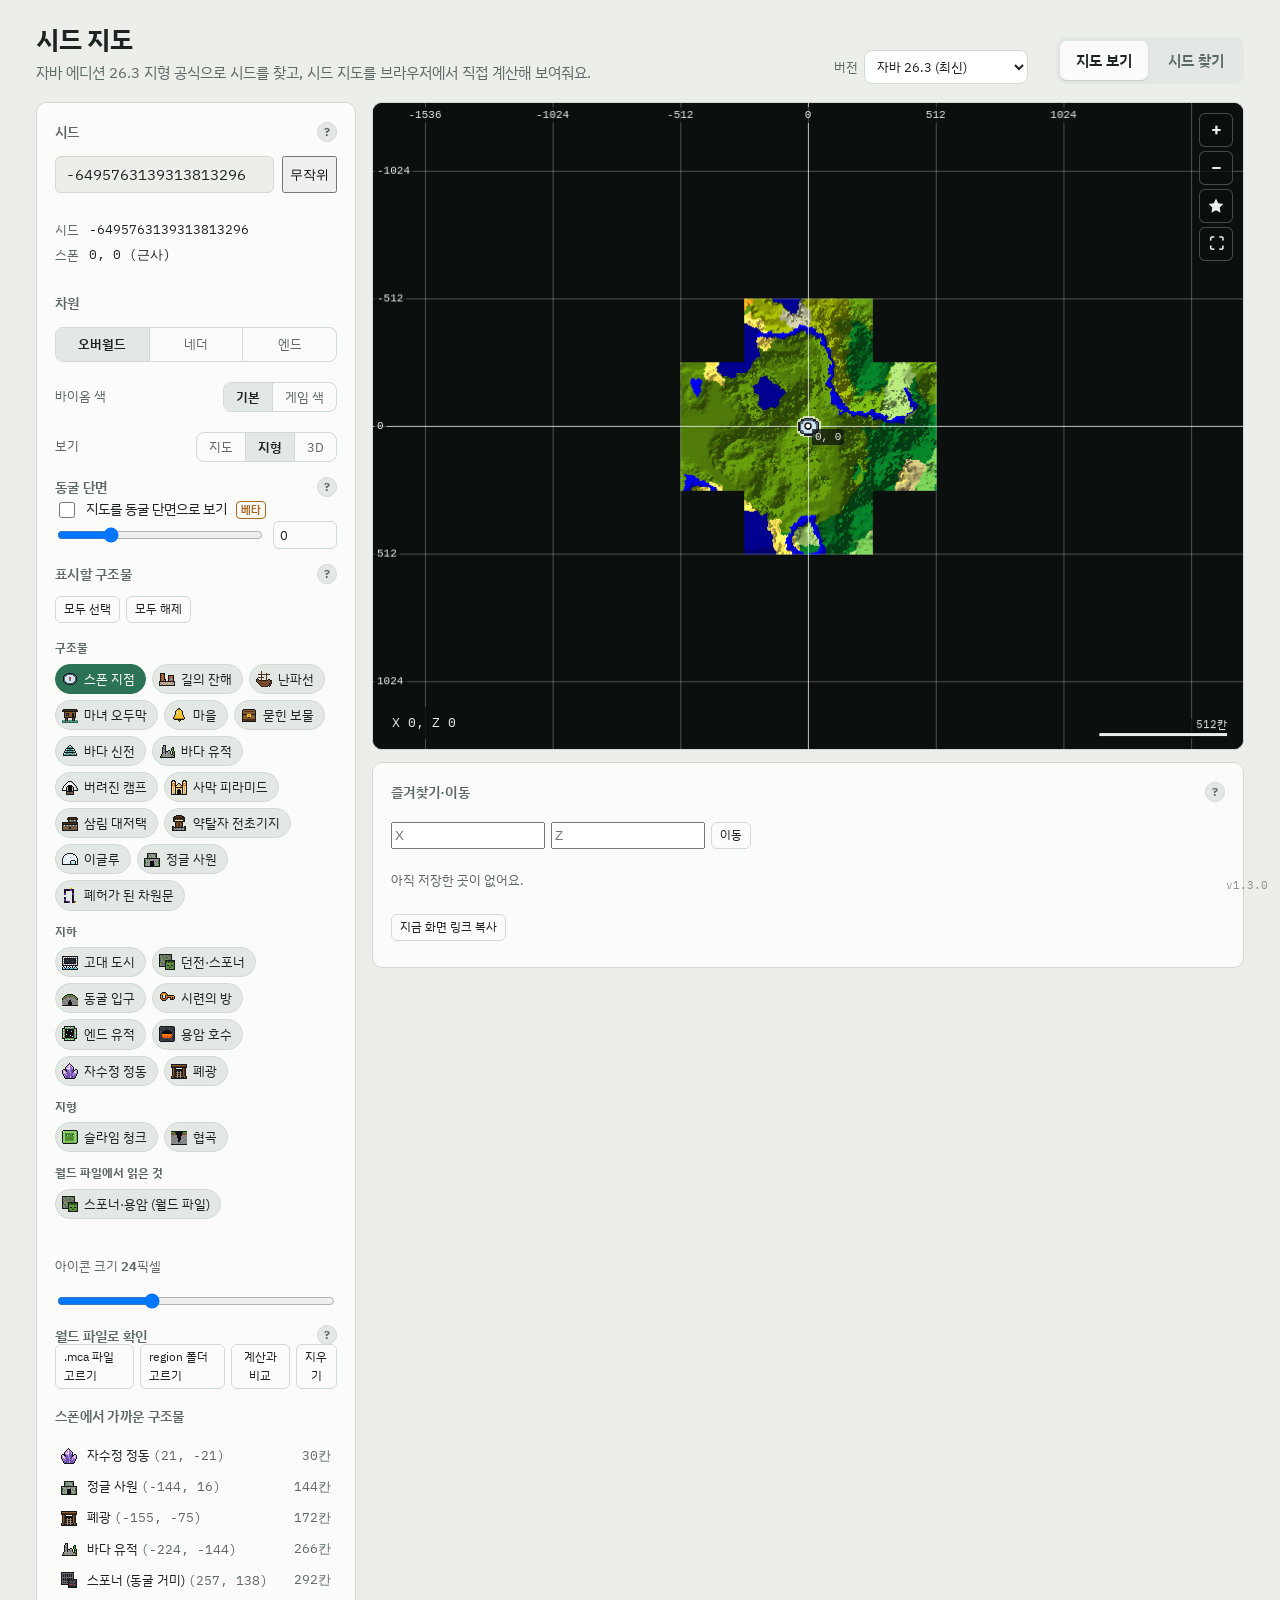
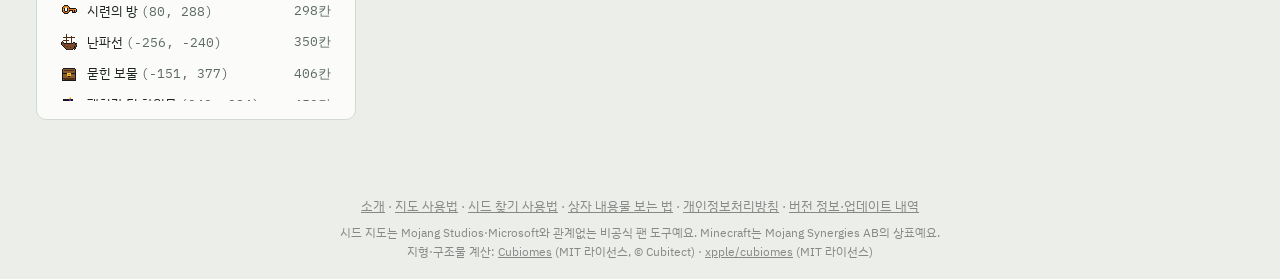
<file: public/index.html>
<!DOCTYPE html>
<html lang="ko">
<head>
<meta charset="utf-8">
<meta name="viewport" content="width=device-width, initial-scale=1">
<title>시드 지도 — 마인크래프트 자바 시드 지도·시드 찾기</title>
<meta name="description" content="마인크래프트 자바 에디션 시드 지도와 시드 찾기. 바이옴, 구조물, 상자 내용물, 엔드 도시와 배, 네더 화석까지 한국어로 보여줘요.">
<link rel="preconnect" href="https://fonts.googleapis.com">
<link rel="preconnect" href="https://fonts.gstatic.com" crossorigin>
<link href="https://fonts.googleapis.com/css2?family=IBM+Plex+Sans+KR:wght@400;500;700&family=IBM+Plex+Mono:wght@400;600&display=swap" rel="stylesheet">
<link rel="stylesheet" href="style.css">
<link rel="icon" type="image/png" href="favicon.png">
<link rel="apple-touch-icon" href="favicon.png">
<script async src="https://pagead2.googlesyndication.com/pagead/js/adsbygoogle.js?client=ca-pub-1296263858590364" crossorigin="anonymous"></script>
</head>
<body>
<div class="wrap">
  <header>
    <div>
      <h1>시드 지도</h1>
      <p><span id="verText">자바 에디션 26.3</span> 지형 공식으로 시드를 찾고, 시드 지도를 브라우저에서 직접 계산해 보여줘요.</p>
    </div>
    <label class="verpick"><span>버전</span><select id="mcVer" aria-label="마인크래프트 버전">
      <option value="0">자바 26.3 (최신)</option><option value="1">자바 1.21.11</option><option value="2">자바 1.21.1</option><option value="3">자바 1.20.x</option>
      <option value="4">자바 1.18.2</option><option value="5">자바 1.16.1 (스피드런)</option><option value="6">자바 1.12.2</option><option value="7">자바 1.8.9</option></select></label>
    <div class="tabs" role="tablist">
      <button role="tab" id="tabMap" aria-selected="true" aria-controls="viewMap" type="button">지도 보기</button>
      <button role="tab" id="tabSearch" aria-selected="false" aria-controls="viewSearch" type="button">시드 찾기</button>
    </div>
  </header>

  <!-- ================= SEARCH ================= -->
  <div class="view" id="viewSearch" role="tabpanel" hidden>
    <div class="grid">
      <section class="panel" aria-label="검색 조건">
        <h2>꼭 있어야 할 바이옴 <span class="count" id="bCount"></span></h2>
        <div class="selbar"><button type="button" class="mini" id="bNone">모두 해제</button></div>
        <div class="chips" id="chips"></div>
        <p class="hint">땅속 바이옴은 땅속 높이(무성한·점적석·유황 동굴 y=0, 깊은 어둠 y=-40)에서, 나머지는 지표면 기준으로 확인해요. 마우스를 올리면 영어 이름이 보여요.</p>

        <h2>꼭 있어야 할 구조물 <span class="count" id="sCount"></span></h2>
        <div class="selbar"><button type="button" class="mini" id="sNone">모두 해제</button></div>
        <div class="chips short" id="schips"></div>
        <p class="hint">구조물은 생성 위치와 바이옴 조건까지 확인해요. 지형 높이 때문에 실제로는 안 생기는 경우가 드물게 있어요. 네더는 기준점 좌표를 8로 나눈 곳, 엔드는 드래곤을 처음 잡았을 때 생기는 관문의 출구를 기준으로 같은 반경 안을 찾아요. 엔드 유적과 좀벌레 스포너는 스폰에서 1280칸 이상 떨어져서만 생겨서 1500칸까지 찾아요. 슬라임 청크 2×2는 슬라임 청크 4개가 네모로 붙어 있는 곳이에요(슬라임 농장용). <b>느림</b> 표시는 계산이 무거워서 혼자 고르면 오래 걸려요. 상자 아이템은 반경 안 오버월드 구조물(폐광 제외)의 상자 내용물을 실제로 계산해서, 그 아이템이 든 가장 가까운 구조물을 찾아요. 최신 버전(26.3)에서는 마을, 고대 도시, 시련의 방 상자도, 1.16.1에서는 마을 상자도 포함해요.</p>

        <h2>스피드런 조건 <label class="srtog"><input type="checkbox" id="srOn"> 사용</label></h2>
        <div class="srbox" id="srBox">
          <p class="hint">체크한 조건만 검사해요. 거리는 조건마다 따로 정해요. 위의 바이옴·구조물 조건과 같이 써도 돼요.</p>
          <div class="srrow"><label><input type="checkbox" id="srSh" checked> 엔드 유적</label><span>스폰에서 <input type="number" id="srShR" min="1300" max="3000" step="50" value="1700"> 칸 안</span></div>
          <div class="srrow"><label><input type="checkbox" id="srFo" checked> 네더 요새</label><span>네더 스폰(스폰÷8)에서 <input type="number" id="srFoR" min="16" max="1000" step="10" value="150"> 칸 안</span></div>
          <div class="srrow" id="srBaRow"><label><input type="checkbox" id="srBa"> 보루 잔해</label><span>그 네더 요새에서 <input type="number" id="srBaR" min="16" max="1000" step="10" value="150"> 칸 안</span></div>
          <p class="hint" id="srBaHint">보루 잔해는 피글린과 물물교환해서 엔더진주를 얻는 곳이에요. 엔더진주는 상자에서는 엔드 유적 안에서만 나와요.</p>
          <div class="srrow" id="srRpRow"><label><input type="checkbox" id="srRp"> 폐허가 된 차원문 틀</label><span>상자 흑요석까지 쓰고도 <input type="number" id="srRpN" min="0" max="20" value="0"> 개 이하 모자람</span></div>
          <div class="srrow" id="srRpWRow"><label><input type="checkbox" id="srRpW"> 물 밑(바다·늪) 차원문은 빼기</label></div>
          <p class="hint" id="srRpHint">아래 "상자 아이템" 반경 안의 폐허가 된 차원문 중, 틀의 빈칸과 우는 흑요석 자리를 그 차원문 상자의 흑요석으로 채우고도 남는 빈칸이 이 개수 이하인 것을 찾아요. 틀의 모서리 4칸은 없어도 켜져서 세지 않아요. 1.16.1과 26.3은 월드 파일로 확인했고, 1.18~1.21도 같은 방식으로 계산해요. 1.12.2·1.8.9에는 폐허가 된 차원문이 없어요.</p>
          <div class="srrow" id="srItRow"><b>상자 아이템</b><span>스폰에서 <input type="number" id="srItR" min="50" max="1000" step="50" value="300"> 칸 안 상자들 합계</span></div>
          <div id="srItems"></div>
          <p class="hint" id="srItHint">상자 아이템은 폐허가 된 차원문, 난파선, 묻힌 보물, 사막 사원, 정글 사원 같은 오버월드 구조물 상자를 그 버전의 아이템 표로 실제 계산해서 더해요. 최신 버전(26.3)에서는 마을, 고대 도시, 시련의 방 상자도, 1.16.1에서는 마을 상자도 넣어요. 폐광은 아직 빠져요.</p>
        </div>

        <h2>범위와 방식</h2>
        <p class="hint" id="rangeHint">기준점에서 반경 500블록 안을 32칸 간격으로 확인해서, 조건에 맞는 시드를 10개 찾을 때까지 컴퓨터 코어를 최대한 써서 계산해요.</p>
        <div class="fields">
          <div class="field"><label for="radius">찾는 반경 (칸)</label><input id="radius" type="number" min="50" max="5000" step="50" value="500"></div>
          <div class="field"><label for="target">찾을 개수</label><input id="target" type="number" min="1" max="200" value="10"></div>
          <input type="hidden" id="step" value="32">
          <div class="field full"><label for="center">거리 기준</label>
            <select id="center"><option value="spawn" selected>실제 스폰 지점 (계산)</option><option value="coord">직접 입력한 좌표</option></select></div>
          <div class="field"><label for="cx">중심 X</label><input id="cx" type="number" value="0" disabled></div>
          <div class="field"><label for="cz">중심 Z</label><input id="cz" type="number" value="0" disabled></div>
          <div class="field"><label for="mode">시드 고르는 방식</label>
            <select id="mode"><option value="small">작은 숫자부터</option><option value="random">무작위</option></select></div>
          <div class="field"><label for="start">시작 숫자</label><input id="start" type="number" min="0" value="0"></div>
          <input type="hidden" id="threads" value="4">
        </div>
        <label class="check" for="fast"><input id="fast" type="checkbox"> <span><b>빠른 검색</b> <span class="tag">베타</span><br><span class="hint">기후 값으로 바이옴이 절대 안 생기는 시드를 먼저 걸러내요. 조건에 따라 1.2~4배 빨라져요. 시험에서는 놓친 시드가 없었지만, 아주 드물게 놓칠 수 있어요.</span></span></label>
        <div class="actions">
          <button class="primary" id="go" type="button">검색 시작</button>
          <button class="ghost" id="stop" type="button" disabled>멈추기</button>
        </div>
        <div class="state" id="state"><span class="dot"></span><span id="stateText">준비됨</span></div>
        <div class="status">
          <div class="stat"><b id="checked">0</b><span>검사한 시드</span></div>
          <div class="stat"><b id="rate">0</b><span>초당 검사</span></div>
          <div class="stat"><b id="found">0</b><span>찾은 시드</span></div>
        </div>
      </section>

      <div class="right">
        <section class="panel" aria-label="결과">
          <h2>결과 · 행을 누르면 미리보기가 바뀌어요</h2>
          <div class="tablewrap"><table id="results"></table></div>
        </section>
        <section class="panel" aria-label="저장한 시드">
          <h2>저장한 시드 <span class="count" id="savedCount"></span></h2>
          <div class="tablewrap"><table id="savedSeeds"></table></div>
        </section>
        <section class="panel" aria-label="미리보기">
          <div class="maphead"><h2 id="pvTitle">미리보기</h2><span><button class="mini primarymini" type="button" id="pvOpen">이 자리 큰 지도로 열기</button> <a id="cbLink" href="https://www.chunkbase.com/apps/seed-map" target="_blank" rel="noopener">Chunkbase에서 열기</a></span></div>
          <div class="mapbox">
            <div class="pvwrap"><canvas id="preview" width="320" height="320" aria-label="선택한 시드의 바이옴 미리보기. 끌어서 옮기고, 휠이나 두 손가락으로 확대"></canvas>
              <div class="pvtip" id="pvTip" hidden></div>
              <div class="pvzoom"><button type="button" class="mini" id="pvIn" aria-label="확대">＋</button><button type="button" class="mini" id="pvOut" aria-label="축소">－</button><button type="button" class="mini" id="pvReset" aria-label="처음 범위로">⤢</button></div></div>
            <div><div class="legend" id="legend"></div>
              <div class="pvsize"><span class="hint">미리보기 크기</span> <button type="button" class="mini" data-pvs="1">작게</button> <button type="button" class="mini" data-pvs="1.5">보통</button> <button type="button" class="mini" data-pvs="2.2">크게</button></div>
              <div class="pvbiomes" id="pvBiomes"></div></div>
          </div>
          <ul class="notes">
            <li>가운데 십자가 기준점, 점선 원이 검색 반경, 색 점이 각 조건까지 가장 가까운 지점이에요.</li>
            <li>스폰 지점은 게임과 같은 방식으로 계산한 월드 스폰이에요. 처음 나타나는 위치는 그 주변 약 10칸 안에서 무작위로 정해져요.</li>
            <li>26.3까지 반영된 Cubiomes 포크(xpple/cubiomes, MIT 라이선스)로 계산해요. 게임과 완전히 같다는 보장은 없으니 중요한 시드는 게임 안에서 확인하세요.</li>
          </ul>
        </section>
      </div>
    </div>
  </div>

  <!-- ================= MAP ================= -->
  <div class="view" id="viewMap" role="tabpanel">
    <div class="mapgrid">
      <div class="mapcol">
      <div class="mapstage" id="stage">
        <canvas id="bigmap" tabindex="0" aria-label="시드 지도. 끌어서 이동, 휠로 확대 축소"></canvas>
        <canvas id="gl3d" hidden aria-label="3D 지형. 끌어서 돌리기, 휠로 가까이·멀리"></canvas>
        <canvas id="ov3d" hidden></canvas>
        <div class="v3dnote" id="v3dNote" hidden></div>
        <div class="zoom"><button type="button" id="zin" aria-label="확대">+</button><button type="button" id="zout" aria-label="축소">−</button><button type="button" id="zhome" aria-label="기준점으로 이동" title="스폰(엔드는 중앙 섬)으로 이동" style="font-size:16px">★</button><button type="button" id="zcave" aria-label="땅속 동굴 보기" title="땅속 동굴 보기" aria-pressed="false" hidden style="font-size:14px">⛏</button><button type="button" id="zfull" aria-label="지도 전체 화면" title="지도 전체 화면 (Esc로 나가기)" style="font-size:15px">⛶</button></div>
        <div class="overlay" id="cursorInfo">X 0, Z 0</div>
        <div class="tip" id="tip"></div>
        <div class="pop" id="pop" role="dialog" aria-label="구조물 정보"></div>
      </div>
      <section class="panel bmpanel" aria-label="즐겨찾기와 이동">
        <h2 class="hq" style="margin-top:0">즐겨찾기·이동<span class="qm" tabindex="0" aria-label="도움말">?<span class="tipbox">좌표를 넣고 이동을 누르면 지도가 그곳으로 가요. 지도의 빈 곳이나 구조물을 누르면 나오는 창에서 ★로 저장할 수 있어요. 저장한 곳은 시드마다 따로 기억하고, 오버월드에 저장한 곳은 네더 지도에도 ÷8 위치에 흐리게 보여요(반대도 마찬가지). 네더 차원문을 어디에 지으면 되는지 볼 때 쓰세요.</span></span></h2>
        <div class="gorow"><input id="goX" type="number" placeholder="X" aria-label="X 좌표"><input id="goZ" type="number" placeholder="Z" aria-label="Z 좌표"><button type="button" class="mini" id="goBtn">이동</button></div>
        <div class="list" id="bmList"></div>
        <div class="gorow" style="margin-top:10px"><button type="button" class="mini" id="shareBtn">지금 화면 링크 복사</button><span class="hint" id="shareMsg"></span></div>
      </section>
      </div>
      <aside class="panel" aria-label="지도 설정">
        <h2 class="hq">시드<span class="qm" tabindex="0" aria-label="도움말">?<span class="tipbox">숫자나 글자 시드를 넣으면 잠깐 뒤 자동으로 계산해요(엔터는 바로). 글자 시드는 게임과 같은 방식으로 숫자로 바꿔요.<br><br>지도는 끌어서 이동하고, 휠·두 손가락·+/− 버튼으로 확대·축소해요. 아이콘을 누르면 좌표와 정보가 나와요. ⛶는 전체 화면이에요.</span></span></h2>
        <div class="seedbar"><input id="mapSeed" type="text" inputmode="numeric" value="7387" aria-label="시드"><button id="mapRand" type="button" style="flex:none" title="무작위 시드로 열기">무작위</button></div>
        <p class="hint" id="mapMsg"></p>
        <dl class="kv" id="mapInfo"></dl>
        <h2>차원</h2>
        <div class="seg" id="dimSeg" role="group" aria-label="차원"><button type="button" data-dim="0" aria-pressed="true">오버월드</button><button type="button" data-dim="-1" aria-pressed="false">네더</button><button type="button" data-dim="1" aria-pressed="false">엔드</button></div>
        <div class="optrow"><span class="hint">바이옴 색</span><div class="seg small" id="palSeg" role="group" aria-label="바이옴 색"><button type="button" data-pal="chunk" aria-pressed="true">기본</button><button type="button" data-pal="game" aria-pressed="false">게임 색</button></div></div>
        <div class="optrow" id="viewRow"><span class="hint">보기</span><div class="seg small" id="viewSeg" role="group" aria-label="보기 방식"><button type="button" data-v="flat" aria-pressed="false" title="바이옴 색만">지도</button><button type="button" data-v="shade" aria-pressed="true" title="산·골짜기에 그림자">지형</button><button type="button" data-v="3d" aria-pressed="false" title="입체로 돌려 보기">3D</button></div></div>
        <div id="caveBox">
          <h2 class="hq">동굴 단면<span class="qm" tabindex="0" aria-label="도움말">?<span class="tipbox">선택한 높이(Y)에서 땅을 가로로 자른 모습이에요. 협곡·옛날식 동굴과 대수층(물·용암 채우기)까지 계산해요. 1:16 축척까지 확대해야 보여요.<span class="legend"><span><i style="background:#ece6d6"></i>동굴</span><span><i style="background:#7fd451"></i>무성한 동굴</span><span><i style="background:#c4884e"></i>점적석 동굴</span><span><i style="background:#1f8f9e"></i>깊은 어둠</span><span><i style="background:#e0cf45"></i>유황 동굴</span><span><i style="background:#e8641e"></i>용암</span><span><i style="background:#3d7fd6"></i>물</span><span><i style="background:#4a4950"></i>돌</span></span></span></span></h2>
          <label class="check" for="caveOn"><input id="caveOn" type="checkbox"> <span>지도를 동굴 단면으로 보기 <span class="tag">베타</span></span></label>
          <div class="caverow"><input id="caveY" type="range" min="-64" max="200" step="1" value="0" aria-label="단면 높이"><input id="caveYn" type="number" min="-64" max="319" value="0" aria-label="단면 높이 숫자"></div>
          <p class="hint" id="caveHint"></p>
        </div>
        <h2 class="hq">표시할 구조물<span class="qm" tabindex="0" aria-label="도움말">?<span class="tipbox">누르면 켜지고 다시 누르면 꺼져요. 비슷한 것은 하나로 묶었어요(예: 던전·스포너, 용암 호수). 아주 많은 것(던전, 동굴 입구, 협곡, 슬라임 청크 등)은 충분히 확대해야 보여요.</span></span></h2>
        <div class="selbar"><button type="button" class="mini" id="mAll">모두 선택</button><button type="button" class="mini" id="mNone">모두 해제</button></div>
        <div class="chips short" id="mchips"></div>
        <p class="hint" id="hiddenNote"></p>
        <div id="dragonBox" hidden>
          <label class="hint" for="dragonN" style="display:block;margin-top:10px">드래곤 처치 횟수 <b id="dragonNN">1</b>번 — 관문 1~<span id="dragonNN2">1</span>번 표시</label>
          <div class="caverow"><input id="dragonN" type="range" min="1" max="20" step="1" value="1" aria-label="드래곤 처치 횟수"></div>
        </div>
        <label class="hint" for="iconPx" style="display:block;margin-top:10px">아이콘 크기 <b id="iconPxN">24</b>픽셀</label>
        <div class="caverow"><input id="iconPx" type="range" min="12" max="48" step="2" value="24" aria-label="아이콘 크기"></div>
        <div id="scanBox">
        <h2 class="hq">월드 파일로 확인<span class="qm" tabindex="0" aria-label="도움말">?<span class="tipbox">같은 시드로 미리 만든 월드의 <b>region</b> 폴더(.mca 파일)를 고르면, 실제로 생긴 스포너(몹 종류까지)와 용암을 읽어서 지도에 표시해요. 계산(예측)이 아니라 실제 월드에 있는 것이라 정확해요. 파일은 이 브라우저 안에서만 읽고 어디에도 보내지 않아요.<br><br>지금 보고 있는 차원(<span id="scanDimName">오버월드</span>) 폴더를 고르세요. 26.1부터 위치가 바뀌어서 오버월드는 <code>월드/dimensions/minecraft/overworld/region</code>, 네더는 <code>…/the_nether/region</code>, 엔드는 <code>…/the_end/region</code>이에요.</span></span></h2>
        <div class="selbar"><label class="mini" for="scanFiles">.mca 파일 고르기</label><label class="mini" for="scanDir">region 폴더 고르기</label><button type="button" class="mini" id="scanCmp">계산과 비교</button><button type="button" class="mini" id="scanClear">지우기</button></div>
        <input id="scanFiles" type="file" accept=".mca" multiple hidden>
        <input id="scanDir" type="file" webkitdirectory multiple hidden>
        <p class="hint" id="scanMsg"></p>
        </div>
        <h2 id="nearTitle">스폰에서 가까운 구조물</h2>
        <div class="list" id="nearList"><span class="hint">불러오는 중…</span></div>
      </aside>
    </div>
  </div>
</div>

<dialog id="clog" class="clog" aria-label="업데이트 내역">
  <div class="clh"><b>시드 지도 <span id="siteVer"></span></b><button type="button" class="clx" aria-label="닫기">✕</button></div>
  <div class="clb" id="clogBody"></div>
</dialog>
<button type="button" class="vercorner" data-clog title="업데이트 내역 보기"></button>
<div class="adslot" id="adslot" aria-label="광고"></div>
<footer class="sitefoot">
  <nav class="footnav"><a href="about.html">소개</a> · <a href="guide-map.html">지도 사용법</a> · <a href="guide-search.html">시드 찾기 사용법</a> · <a href="guide-loot.html">상자 내용물 보는 법</a> · <a href="privacy.html">개인정보처리방침</a> · <a href="#" class="verlink" data-clog>버전 정보·업데이트 내역</a></nav>
  시드 지도는 Mojang Studios·Microsoft와 관계없는 비공식 팬 도구예요. Minecraft는 Mojang Synergies AB의 상표예요.<br>
  지형·구조물 계산: <a href="https://github.com/Cubitect/cubiomes">Cubiomes</a> (MIT 라이선스, © Cubitect) · <a href="https://github.com/xpple/cubiomes">xpple/cubiomes</a> (MIT 라이선스)
</footer>
<script src="app.js"></script>
</body>
</html>
</file>
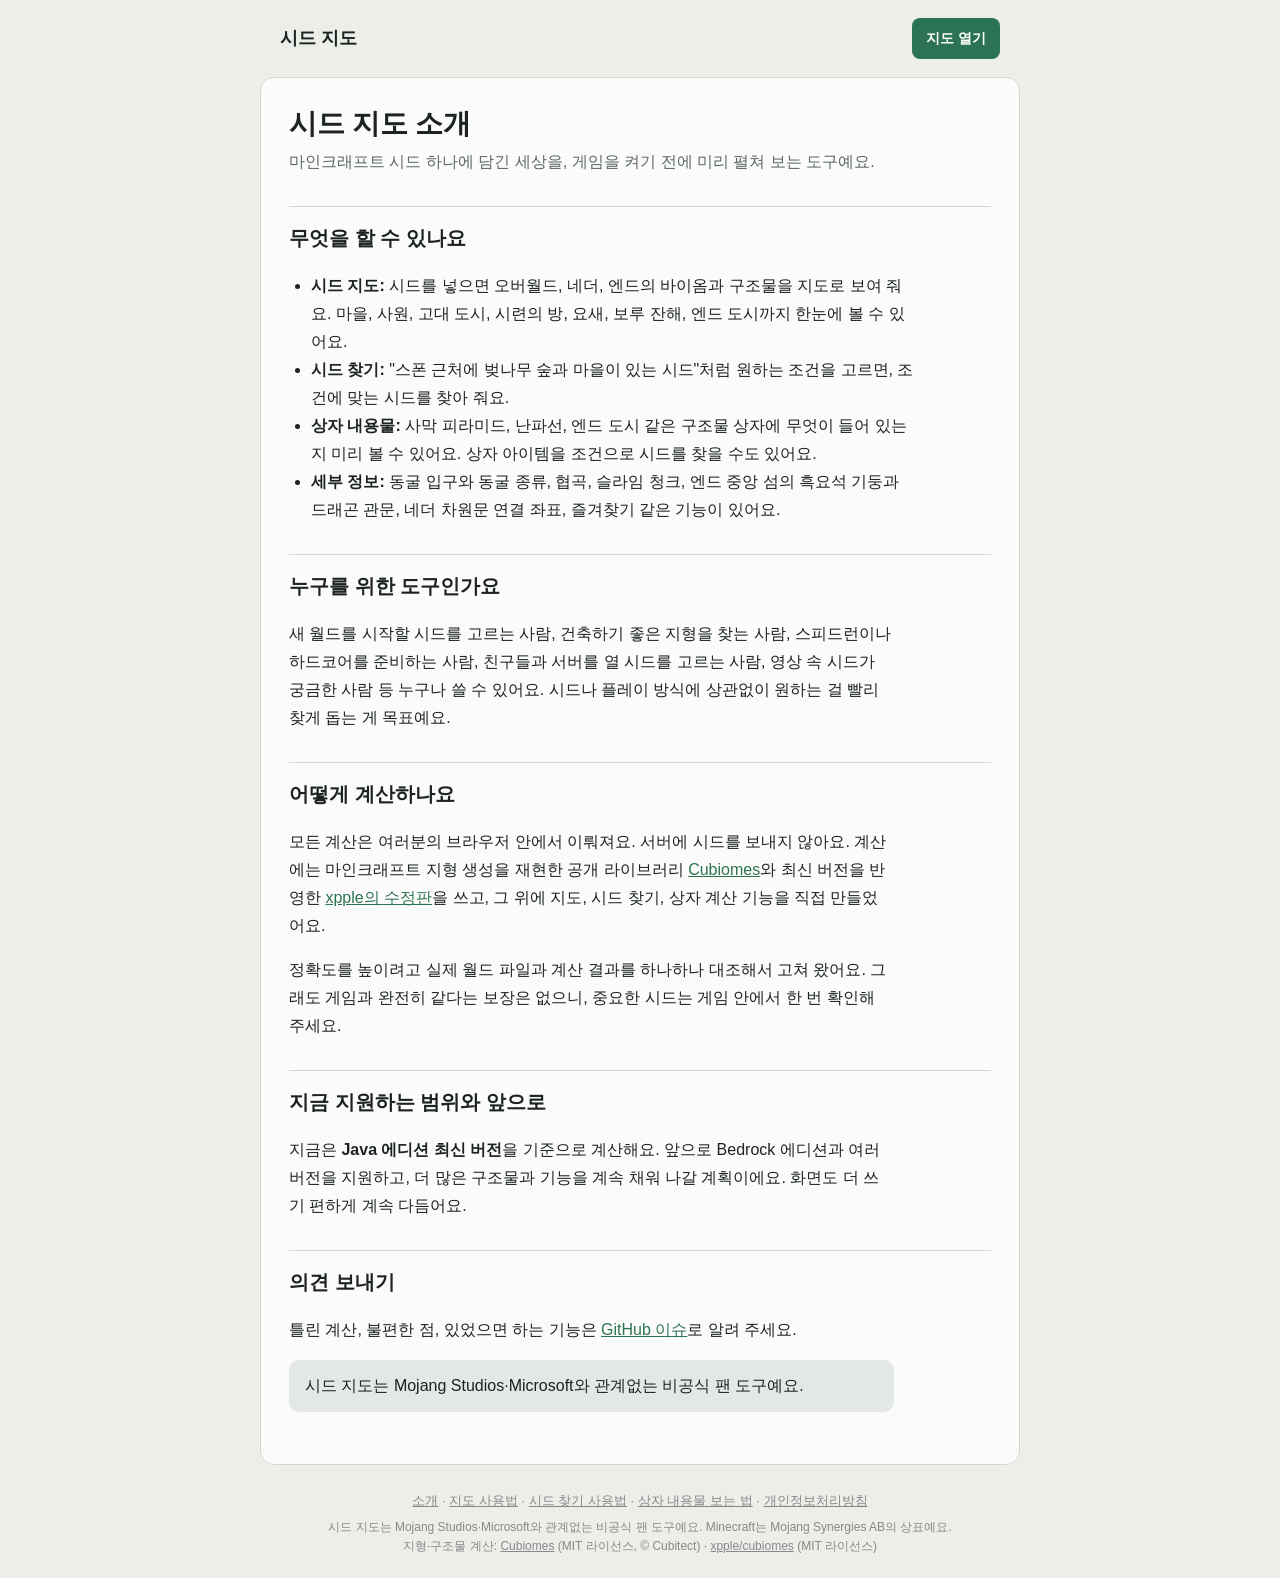
<file: public/about.html>
<!DOCTYPE html>
<html lang="ko">
<head>
<meta charset="utf-8">
<meta name="viewport" content="width=device-width, initial-scale=1">
<title>소개 — 시드 지도</title>
<meta name="description" content="시드 지도는 마인크래프트 시드의 바이옴, 구조물, 상자 내용물까지 브라우저에서 바로 계산해 보여 주는 한국어 시드 도구예요.">
<link rel="stylesheet" href="pages.css">
<link rel="icon" type="image/png" href="favicon.png">
<link rel="apple-touch-icon" href="favicon.png">
<script async src="https://pagead2.googlesyndication.com/pagead/js/adsbygoogle.js?client=ca-pub-1296263858590364" crossorigin="anonymous"></script>
</head>
<body>
<div class="top"><a class="brand" href="./">시드 지도</a><a class="go" href="./">지도 열기</a></div>
<article>

<h1>시드 지도 소개</h1>
<p class="lead">마인크래프트 시드 하나에 담긴 세상을, 게임을 켜기 전에 미리 펼쳐 보는 도구예요.</p>

<h2>무엇을 할 수 있나요</h2>
<ul>
  <li><b>시드 지도:</b> 시드를 넣으면 오버월드, 네더, 엔드의 바이옴과 구조물을 지도로 보여 줘요. 마을, 사원, 고대 도시, 시련의 방, 요새, 보루 잔해, 엔드 도시까지 한눈에 볼 수 있어요.</li>
  <li><b>시드 찾기:</b> "스폰 근처에 벚나무 숲과 마을이 있는 시드"처럼 원하는 조건을 고르면, 조건에 맞는 시드를 찾아 줘요.</li>
  <li><b>상자 내용물:</b> 사막 피라미드, 난파선, 엔드 도시 같은 구조물 상자에 무엇이 들어 있는지 미리 볼 수 있어요. 상자 아이템을 조건으로 시드를 찾을 수도 있어요.</li>
  <li><b>세부 정보:</b> 동굴 입구와 동굴 종류, 협곡, 슬라임 청크, 엔드 중앙 섬의 흑요석 기둥과 드래곤 관문, 네더 차원문 연결 좌표, 즐겨찾기 같은 기능이 있어요.</li>
</ul>

<h2>누구를 위한 도구인가요</h2>
<p>새 월드를 시작할 시드를 고르는 사람, 건축하기 좋은 지형을 찾는 사람, 스피드런이나 하드코어를 준비하는 사람, 친구들과 서버를 열 시드를 고르는 사람, 영상 속 시드가 궁금한 사람 등 누구나 쓸 수 있어요. 시드나 플레이 방식에 상관없이 원하는 걸 빨리 찾게 돕는 게 목표예요.</p>

<h2>어떻게 계산하나요</h2>
<p>모든 계산은 여러분의 브라우저 안에서 이뤄져요. 서버에 시드를 보내지 않아요. 계산에는 마인크래프트 지형 생성을 재현한 공개 라이브러리 <a href="https://github.com/Cubitect/cubiomes">Cubiomes</a>와 최신 버전을 반영한 <a href="https://github.com/xpple/cubiomes">xpple의 수정판</a>을 쓰고, 그 위에 지도, 시드 찾기, 상자 계산 기능을 직접 만들었어요.</p>
<p>정확도를 높이려고 실제 월드 파일과 계산 결과를 하나하나 대조해서 고쳐 왔어요. 그래도 게임과 완전히 같다는 보장은 없으니, 중요한 시드는 게임 안에서 한 번 확인해 주세요.</p>

<h2>지금 지원하는 범위와 앞으로</h2>
<p>지금은 <b>Java 에디션 최신 버전</b>을 기준으로 계산해요. 앞으로 Bedrock 에디션과 여러 버전을 지원하고, 더 많은 구조물과 기능을 계속 채워 나갈 계획이에요. 화면도 더 쓰기 편하게 계속 다듬어요.</p>

<h2>의견 보내기</h2>
<p>틀린 계산, 불편한 점, 있었으면 하는 기능은 <a href="https://github.com/pNews7872/seedjido/issues">GitHub 이슈</a>로 알려 주세요.</p>

<p class="tip">시드 지도는 Mojang Studios·Microsoft와 관계없는 비공식 팬 도구예요.</p>

</article>
<div class="adslot" id="adslot" aria-label="광고"></div>
<footer>
  <nav><a href="about.html">소개</a> · <a href="guide-map.html">지도 사용법</a> · <a href="guide-search.html">시드 찾기 사용법</a> · <a href="guide-loot.html">상자 내용물 보는 법</a> · <a href="privacy.html">개인정보처리방침</a></nav>
  시드 지도는 Mojang Studios·Microsoft와 관계없는 비공식 팬 도구예요. Minecraft는 Mojang Synergies AB의 상표예요.<br>
  지형·구조물 계산: <a href="https://github.com/Cubitect/cubiomes">Cubiomes</a> (MIT 라이선스, © Cubitect) · <a href="https://github.com/xpple/cubiomes">xpple/cubiomes</a> (MIT 라이선스)
</footer>
</body>
</html>
</file>
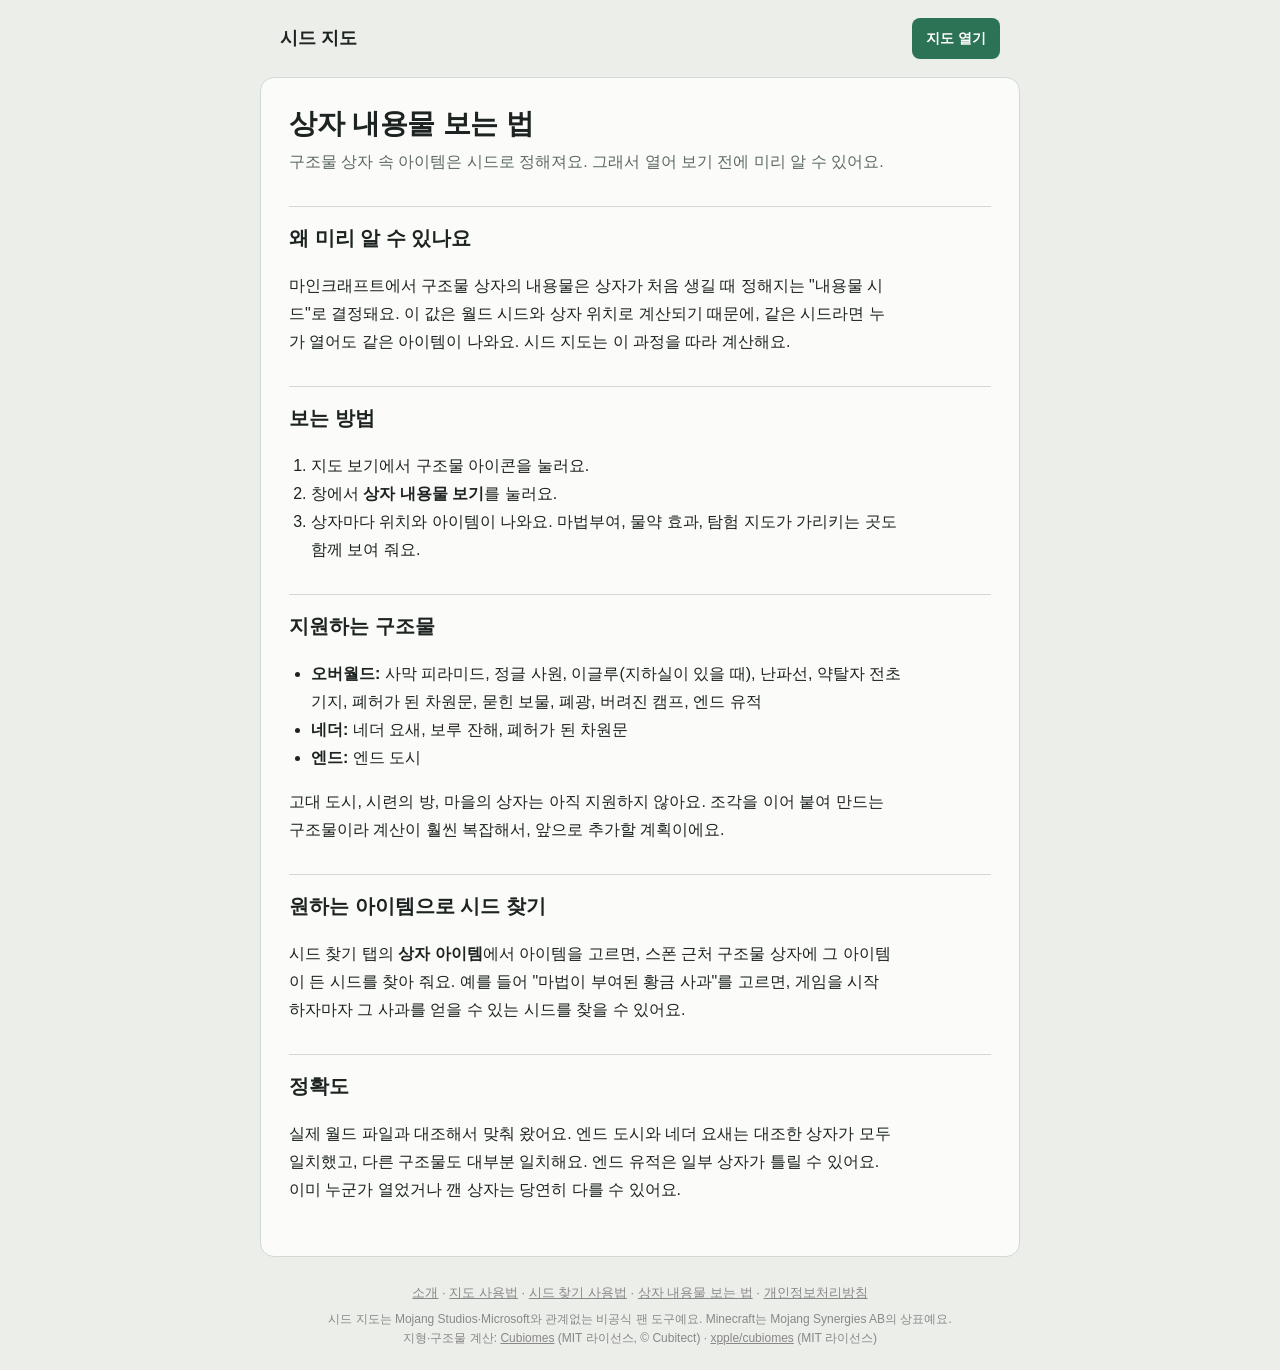
<file: public/guide-loot.html>
<!DOCTYPE html>
<html lang="ko">
<head>
<meta charset="utf-8">
<meta name="viewport" content="width=device-width, initial-scale=1">
<title>상자 내용물 보는 법 — 시드 지도</title>
<meta name="description" content="마인크래프트 구조물 상자의 내용물을 미리 보고, 원하는 아이템이 든 상자가 가까운 시드를 찾는 방법이에요.">
<link rel="stylesheet" href="pages.css">
<link rel="icon" type="image/png" href="favicon.png">
<link rel="apple-touch-icon" href="favicon.png">
<script async src="https://pagead2.googlesyndication.com/pagead/js/adsbygoogle.js?client=ca-pub-1296263858590364" crossorigin="anonymous"></script>
</head>
<body>
<div class="top"><a class="brand" href="./">시드 지도</a><a class="go" href="./">지도 열기</a></div>
<article>

<h1>상자 내용물 보는 법</h1>
<p class="lead">구조물 상자 속 아이템은 시드로 정해져요. 그래서 열어 보기 전에 미리 알 수 있어요.</p>

<h2>왜 미리 알 수 있나요</h2>
<p>마인크래프트에서 구조물 상자의 내용물은 상자가 처음 생길 때 정해지는 "내용물 시드"로 결정돼요. 이 값은 월드 시드와 상자 위치로 계산되기 때문에, 같은 시드라면 누가 열어도 같은 아이템이 나와요. 시드 지도는 이 과정을 따라 계산해요.</p>

<h2>보는 방법</h2>
<ol>
  <li>지도 보기에서 구조물 아이콘을 눌러요.</li>
  <li>창에서 <b>상자 내용물 보기</b>를 눌러요.</li>
  <li>상자마다 위치와 아이템이 나와요. 마법부여, 물약 효과, 탐험 지도가 가리키는 곳도 함께 보여 줘요.</li>
</ol>

<h2>지원하는 구조물</h2>
<ul>
  <li><b>오버월드:</b> 사막 피라미드, 정글 사원, 이글루(지하실이 있을 때), 난파선, 약탈자 전초기지, 폐허가 된 차원문, 묻힌 보물, 폐광, 버려진 캠프, 엔드 유적</li>
  <li><b>네더:</b> 네더 요새, 보루 잔해, 폐허가 된 차원문</li>
  <li><b>엔드:</b> 엔드 도시</li>
</ul>
<p>고대 도시, 시련의 방, 마을의 상자는 아직 지원하지 않아요. 조각을 이어 붙여 만드는 구조물이라 계산이 훨씬 복잡해서, 앞으로 추가할 계획이에요.</p>

<h2>원하는 아이템으로 시드 찾기</h2>
<p>시드 찾기 탭의 <b>상자 아이템</b>에서 아이템을 고르면, 스폰 근처 구조물 상자에 그 아이템이 든 시드를 찾아 줘요. 예를 들어 "마법이 부여된 황금 사과"를 고르면, 게임을 시작하자마자 그 사과를 얻을 수 있는 시드를 찾을 수 있어요.</p>

<h2>정확도</h2>
<p>실제 월드 파일과 대조해서 맞춰 왔어요. 엔드 도시와 네더 요새는 대조한 상자가 모두 일치했고, 다른 구조물도 대부분 일치해요. 엔드 유적은 일부 상자가 틀릴 수 있어요. 이미 누군가 열었거나 깬 상자는 당연히 다를 수 있어요.</p>

</article>
<div class="adslot" id="adslot" aria-label="광고"></div>
<footer>
  <nav><a href="about.html">소개</a> · <a href="guide-map.html">지도 사용법</a> · <a href="guide-search.html">시드 찾기 사용법</a> · <a href="guide-loot.html">상자 내용물 보는 법</a> · <a href="privacy.html">개인정보처리방침</a></nav>
  시드 지도는 Mojang Studios·Microsoft와 관계없는 비공식 팬 도구예요. Minecraft는 Mojang Synergies AB의 상표예요.<br>
  지형·구조물 계산: <a href="https://github.com/Cubitect/cubiomes">Cubiomes</a> (MIT 라이선스, © Cubitect) · <a href="https://github.com/xpple/cubiomes">xpple/cubiomes</a> (MIT 라이선스)
</footer>
</body>
</html>
</file>
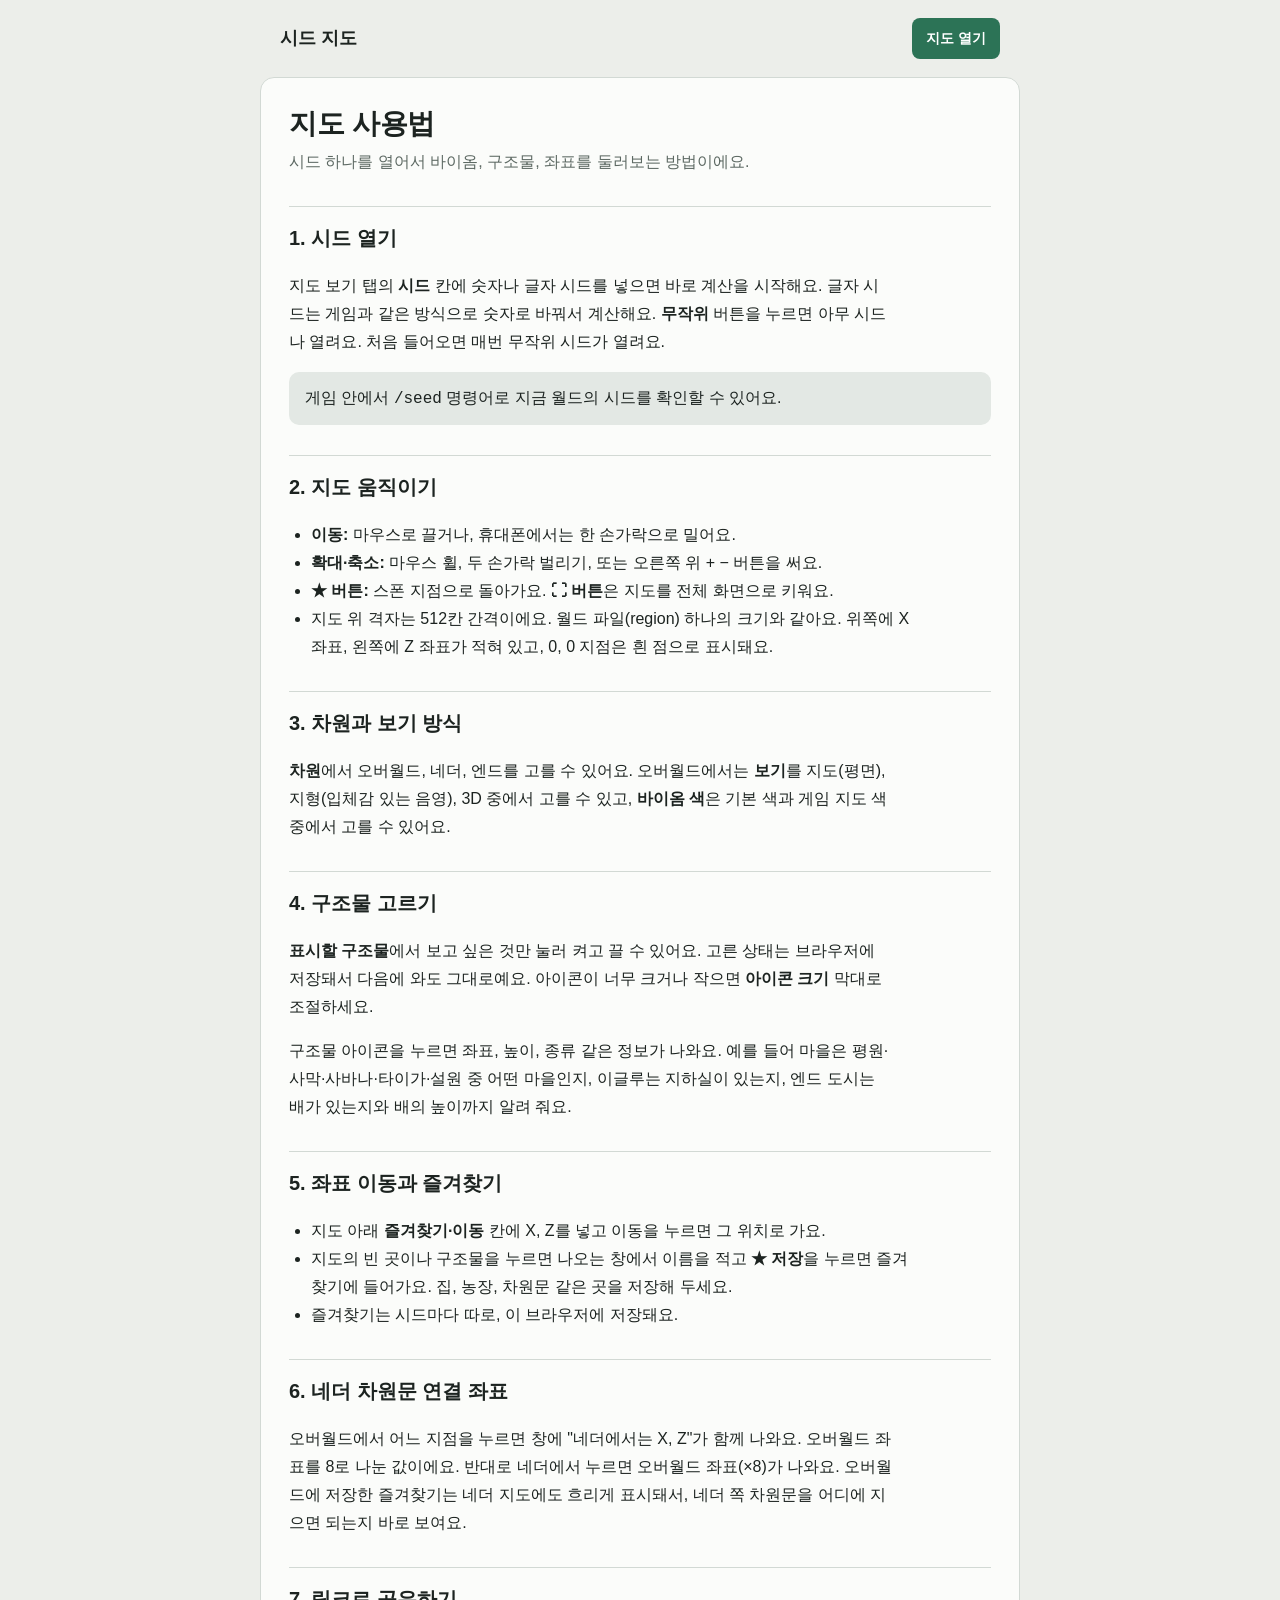
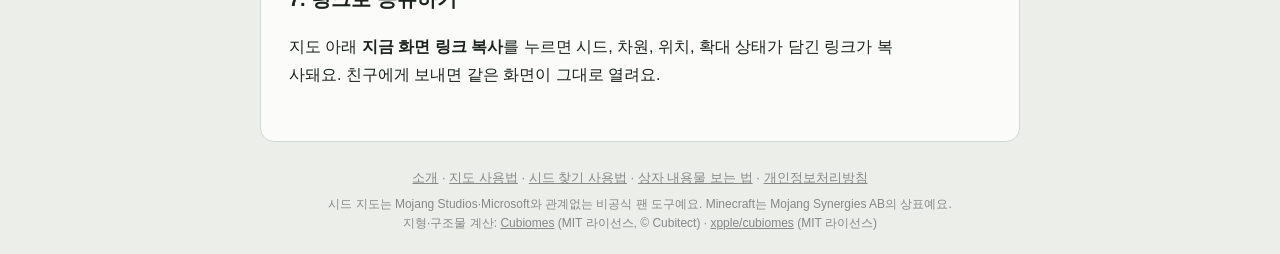
<file: public/guide-map.html>
<!DOCTYPE html>
<html lang="ko">
<head>
<meta charset="utf-8">
<meta name="viewport" content="width=device-width, initial-scale=1">
<title>지도 사용법 — 시드 지도</title>
<meta name="description" content="시드 지도에서 시드를 열고, 구조물을 고르고, 좌표 이동·즐겨찾기·차원문 연결 좌표를 쓰는 방법을 정리했어요.">
<link rel="stylesheet" href="pages.css">
<link rel="icon" type="image/png" href="favicon.png">
<link rel="apple-touch-icon" href="favicon.png">
<script async src="https://pagead2.googlesyndication.com/pagead/js/adsbygoogle.js?client=ca-pub-1296263858590364" crossorigin="anonymous"></script>
</head>
<body>
<div class="top"><a class="brand" href="./">시드 지도</a><a class="go" href="./">지도 열기</a></div>
<article>

<h1>지도 사용법</h1>
<p class="lead">시드 하나를 열어서 바이옴, 구조물, 좌표를 둘러보는 방법이에요.</p>

<h2>1. 시드 열기</h2>
<p>지도 보기 탭의 <b>시드</b> 칸에 숫자나 글자 시드를 넣으면 바로 계산을 시작해요. 글자 시드는 게임과 같은 방식으로 숫자로 바꿔서 계산해요. <b>무작위</b> 버튼을 누르면 아무 시드나 열려요. 처음 들어오면 매번 무작위 시드가 열려요.</p>
<div class="tip">게임 안에서 <code>/seed</code> 명령어로 지금 월드의 시드를 확인할 수 있어요.</div>

<h2>2. 지도 움직이기</h2>
<ul>
  <li><b>이동:</b> 마우스로 끌거나, 휴대폰에서는 한 손가락으로 밀어요.</li>
  <li><b>확대·축소:</b> 마우스 휠, 두 손가락 벌리기, 또는 오른쪽 위 + − 버튼을 써요.</li>
  <li><b>★ 버튼:</b> 스폰 지점으로 돌아가요. <b>⛶ 버튼</b>은 지도를 전체 화면으로 키워요.</li>
  <li>지도 위 격자는 512칸 간격이에요. 월드 파일(region) 하나의 크기와 같아요. 위쪽에 X 좌표, 왼쪽에 Z 좌표가 적혀 있고, 0, 0 지점은 흰 점으로 표시돼요.</li>
</ul>

<h2>3. 차원과 보기 방식</h2>
<p><b>차원</b>에서 오버월드, 네더, 엔드를 고를 수 있어요. 오버월드에서는 <b>보기</b>를 지도(평면), 지형(입체감 있는 음영), 3D 중에서 고를 수 있고, <b>바이옴 색</b>은 기본 색과 게임 지도 색 중에서 고를 수 있어요.</p>

<h2>4. 구조물 고르기</h2>
<p><b>표시할 구조물</b>에서 보고 싶은 것만 눌러 켜고 끌 수 있어요. 고른 상태는 브라우저에 저장돼서 다음에 와도 그대로예요. 아이콘이 너무 크거나 작으면 <b>아이콘 크기</b> 막대로 조절하세요.</p>
<p>구조물 아이콘을 누르면 좌표, 높이, 종류 같은 정보가 나와요. 예를 들어 마을은 평원·사막·사바나·타이가·설원 중 어떤 마을인지, 이글루는 지하실이 있는지, 엔드 도시는 배가 있는지와 배의 높이까지 알려 줘요.</p>

<h2>5. 좌표 이동과 즐겨찾기</h2>
<ul>
  <li>지도 아래 <b>즐겨찾기·이동</b> 칸에 X, Z를 넣고 이동을 누르면 그 위치로 가요.</li>
  <li>지도의 빈 곳이나 구조물을 누르면 나오는 창에서 이름을 적고 <b>★ 저장</b>을 누르면 즐겨찾기에 들어가요. 집, 농장, 차원문 같은 곳을 저장해 두세요.</li>
  <li>즐겨찾기는 시드마다 따로, 이 브라우저에 저장돼요.</li>
</ul>

<h2>6. 네더 차원문 연결 좌표</h2>
<p>오버월드에서 어느 지점을 누르면 창에 "네더에서는 X, Z"가 함께 나와요. 오버월드 좌표를 8로 나눈 값이에요. 반대로 네더에서 누르면 오버월드 좌표(×8)가 나와요. 오버월드에 저장한 즐겨찾기는 네더 지도에도 흐리게 표시돼서, 네더 쪽 차원문을 어디에 지으면 되는지 바로 보여요.</p>

<h2>7. 링크로 공유하기</h2>
<p>지도 아래 <b>지금 화면 링크 복사</b>를 누르면 시드, 차원, 위치, 확대 상태가 담긴 링크가 복사돼요. 친구에게 보내면 같은 화면이 그대로 열려요.</p>

</article>
<div class="adslot" id="adslot" aria-label="광고"></div>
<footer>
  <nav><a href="about.html">소개</a> · <a href="guide-map.html">지도 사용법</a> · <a href="guide-search.html">시드 찾기 사용법</a> · <a href="guide-loot.html">상자 내용물 보는 법</a> · <a href="privacy.html">개인정보처리방침</a></nav>
  시드 지도는 Mojang Studios·Microsoft와 관계없는 비공식 팬 도구예요. Minecraft는 Mojang Synergies AB의 상표예요.<br>
  지형·구조물 계산: <a href="https://github.com/Cubitect/cubiomes">Cubiomes</a> (MIT 라이선스, © Cubitect) · <a href="https://github.com/xpple/cubiomes">xpple/cubiomes</a> (MIT 라이선스)
</footer>
</body>
</html>
</file>
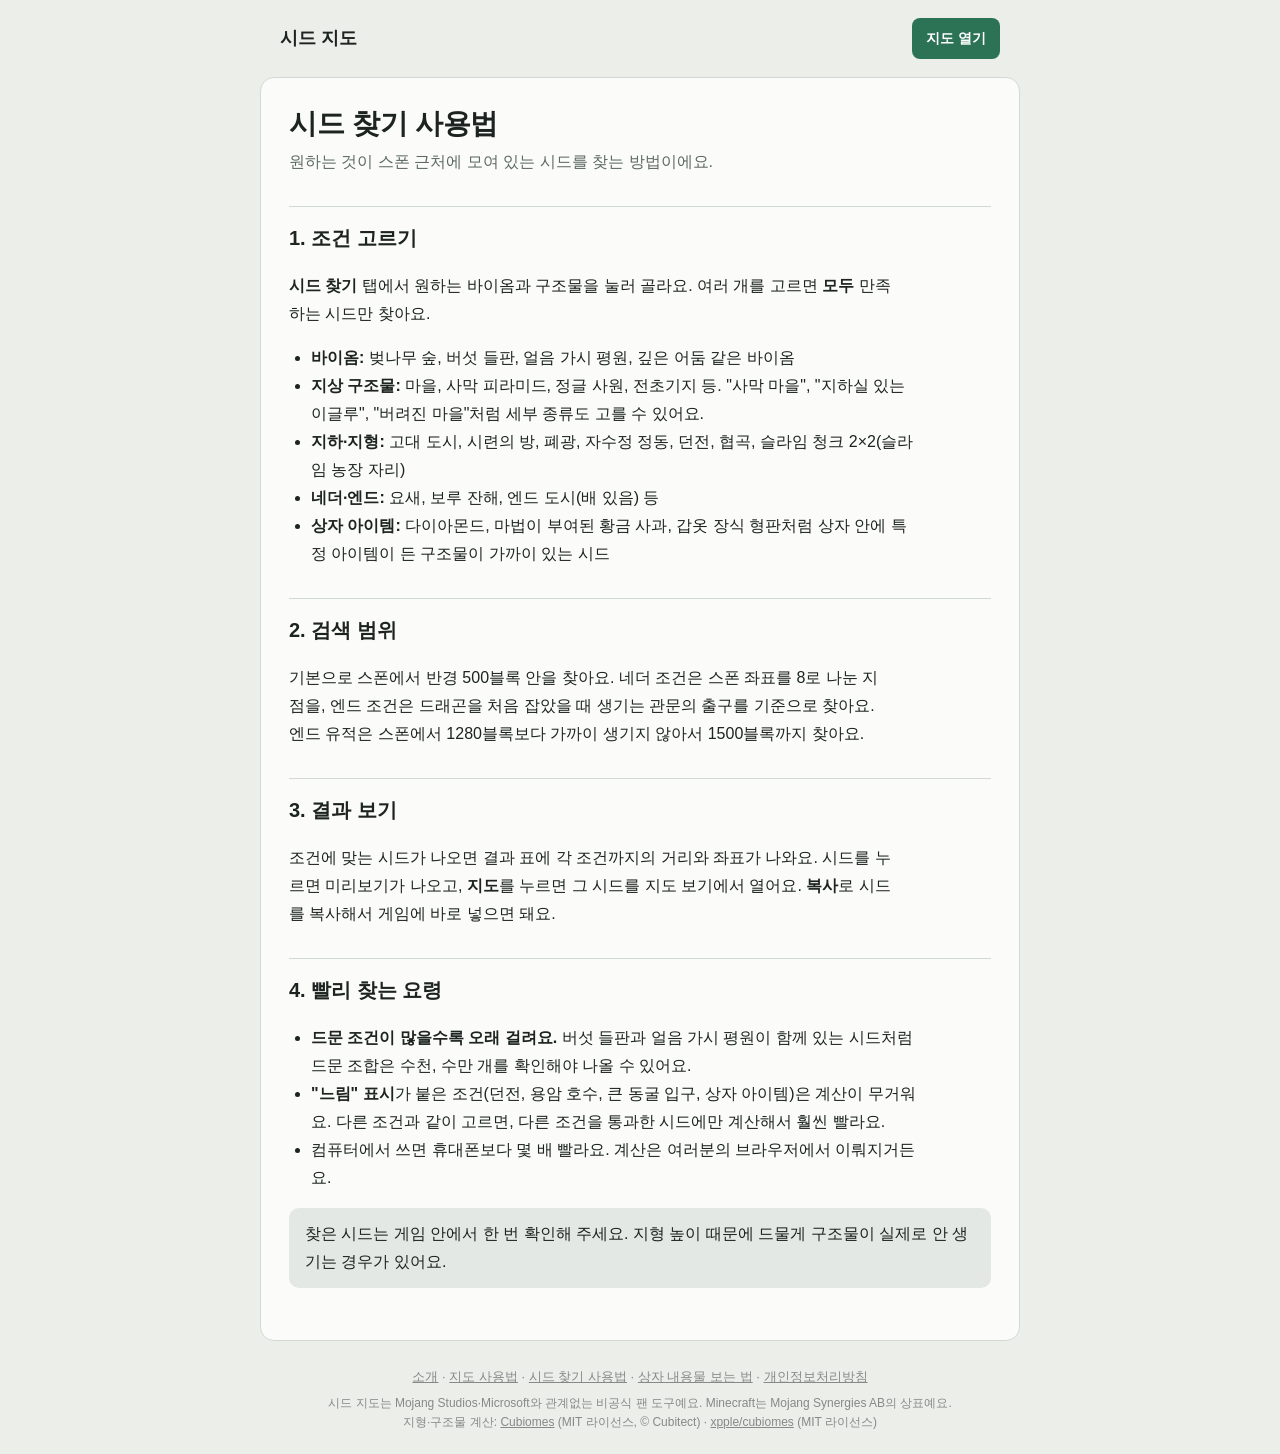
<file: public/guide-search.html>
<!DOCTYPE html>
<html lang="ko">
<head>
<meta charset="utf-8">
<meta name="viewport" content="width=device-width, initial-scale=1">
<title>시드 찾기 사용법 — 시드 지도</title>
<meta name="description" content="원하는 바이옴, 구조물, 상자 아이템이 스폰 근처에 있는 마인크래프트 시드를 찾는 방법이에요.">
<link rel="stylesheet" href="pages.css">
<link rel="icon" type="image/png" href="favicon.png">
<link rel="apple-touch-icon" href="favicon.png">
<script async src="https://pagead2.googlesyndication.com/pagead/js/adsbygoogle.js?client=ca-pub-1296263858590364" crossorigin="anonymous"></script>
</head>
<body>
<div class="top"><a class="brand" href="./">시드 지도</a><a class="go" href="./">지도 열기</a></div>
<article>

<h1>시드 찾기 사용법</h1>
<p class="lead">원하는 것이 스폰 근처에 모여 있는 시드를 찾는 방법이에요.</p>

<h2>1. 조건 고르기</h2>
<p><b>시드 찾기</b> 탭에서 원하는 바이옴과 구조물을 눌러 골라요. 여러 개를 고르면 <b>모두</b> 만족하는 시드만 찾아요.</p>
<ul>
  <li><b>바이옴:</b> 벚나무 숲, 버섯 들판, 얼음 가시 평원, 깊은 어둠 같은 바이옴</li>
  <li><b>지상 구조물:</b> 마을, 사막 피라미드, 정글 사원, 전초기지 등. "사막 마을", "지하실 있는 이글루", "버려진 마을"처럼 세부 종류도 고를 수 있어요.</li>
  <li><b>지하·지형:</b> 고대 도시, 시련의 방, 폐광, 자수정 정동, 던전, 협곡, 슬라임 청크 2×2(슬라임 농장 자리)</li>
  <li><b>네더·엔드:</b> 요새, 보루 잔해, 엔드 도시(배 있음) 등</li>
  <li><b>상자 아이템:</b> 다이아몬드, 마법이 부여된 황금 사과, 갑옷 장식 형판처럼 상자 안에 특정 아이템이 든 구조물이 가까이 있는 시드</li>
</ul>

<h2>2. 검색 범위</h2>
<p>기본으로 스폰에서 반경 500블록 안을 찾아요. 네더 조건은 스폰 좌표를 8로 나눈 지점을, 엔드 조건은 드래곤을 처음 잡았을 때 생기는 관문의 출구를 기준으로 찾아요. 엔드 유적은 스폰에서 1280블록보다 가까이 생기지 않아서 1500블록까지 찾아요.</p>

<h2>3. 결과 보기</h2>
<p>조건에 맞는 시드가 나오면 결과 표에 각 조건까지의 거리와 좌표가 나와요. 시드를 누르면 미리보기가 나오고, <b>지도</b>를 누르면 그 시드를 지도 보기에서 열어요. <b>복사</b>로 시드를 복사해서 게임에 바로 넣으면 돼요.</p>

<h2>4. 빨리 찾는 요령</h2>
<ul>
  <li><b>드문 조건이 많을수록 오래 걸려요.</b> 버섯 들판과 얼음 가시 평원이 함께 있는 시드처럼 드문 조합은 수천, 수만 개를 확인해야 나올 수 있어요.</li>
  <li><b>"느림" 표시</b>가 붙은 조건(던전, 용암 호수, 큰 동굴 입구, 상자 아이템)은 계산이 무거워요. 다른 조건과 같이 고르면, 다른 조건을 통과한 시드에만 계산해서 훨씬 빨라요.</li>
  <li>컴퓨터에서 쓰면 휴대폰보다 몇 배 빨라요. 계산은 여러분의 브라우저에서 이뤄지거든요.</li>
</ul>
<div class="tip">찾은 시드는 게임 안에서 한 번 확인해 주세요. 지형 높이 때문에 드물게 구조물이 실제로 안 생기는 경우가 있어요.</div>

</article>
<div class="adslot" id="adslot" aria-label="광고"></div>
<footer>
  <nav><a href="about.html">소개</a> · <a href="guide-map.html">지도 사용법</a> · <a href="guide-search.html">시드 찾기 사용법</a> · <a href="guide-loot.html">상자 내용물 보는 법</a> · <a href="privacy.html">개인정보처리방침</a></nav>
  시드 지도는 Mojang Studios·Microsoft와 관계없는 비공식 팬 도구예요. Minecraft는 Mojang Synergies AB의 상표예요.<br>
  지형·구조물 계산: <a href="https://github.com/Cubitect/cubiomes">Cubiomes</a> (MIT 라이선스, © Cubitect) · <a href="https://github.com/xpple/cubiomes">xpple/cubiomes</a> (MIT 라이선스)
</footer>
</body>
</html>
</file>
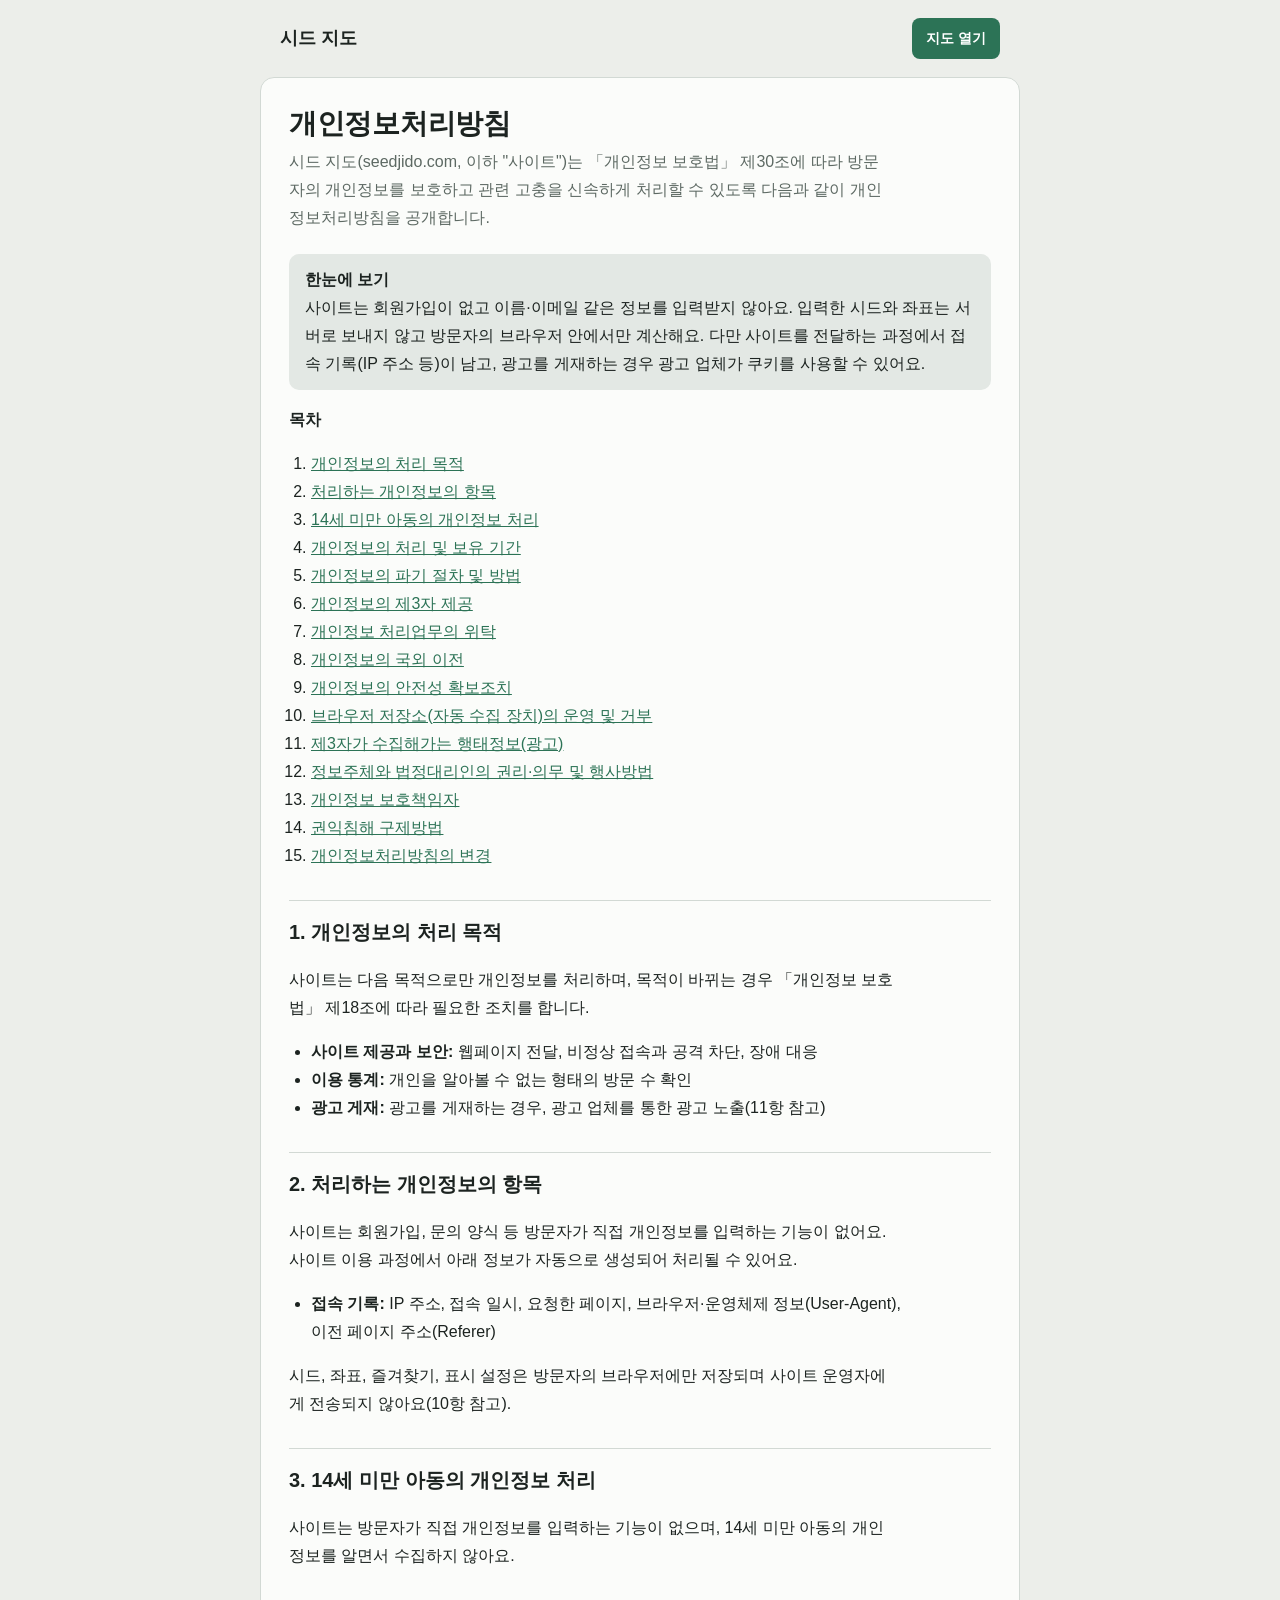
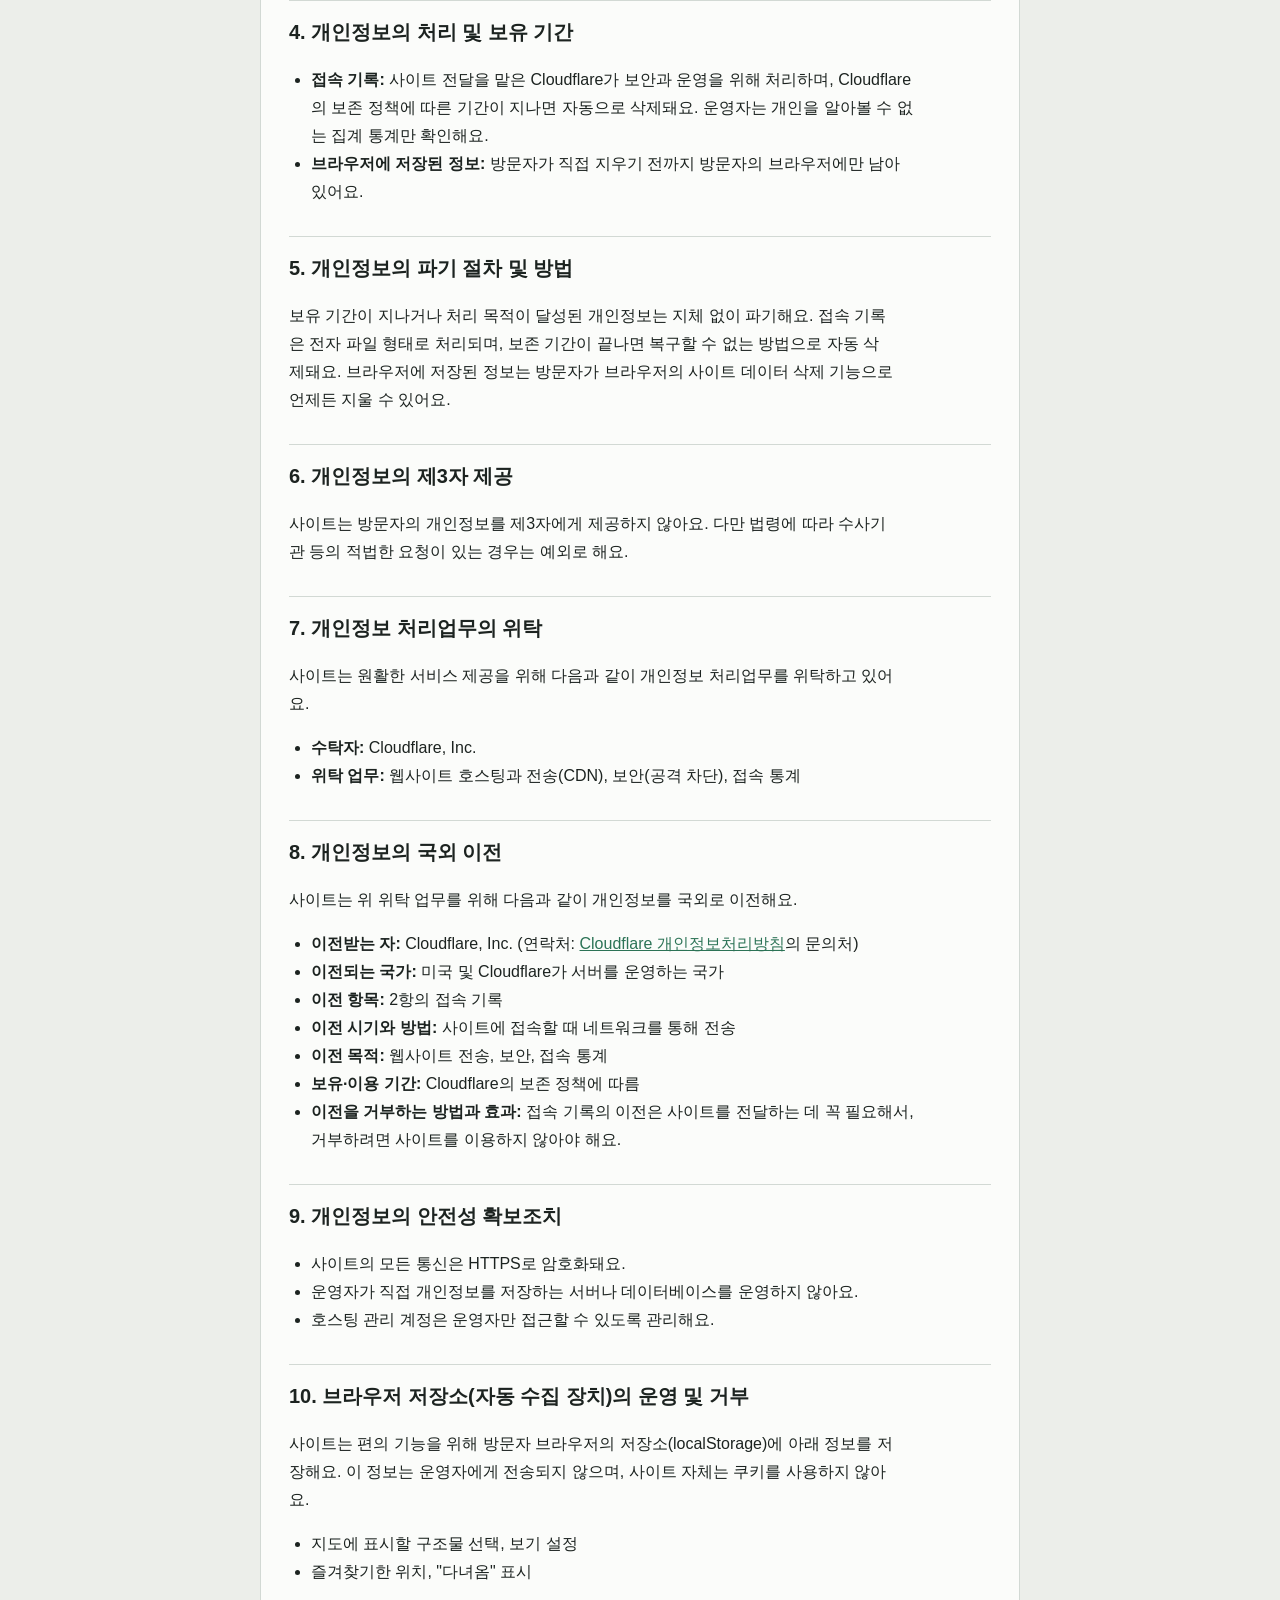
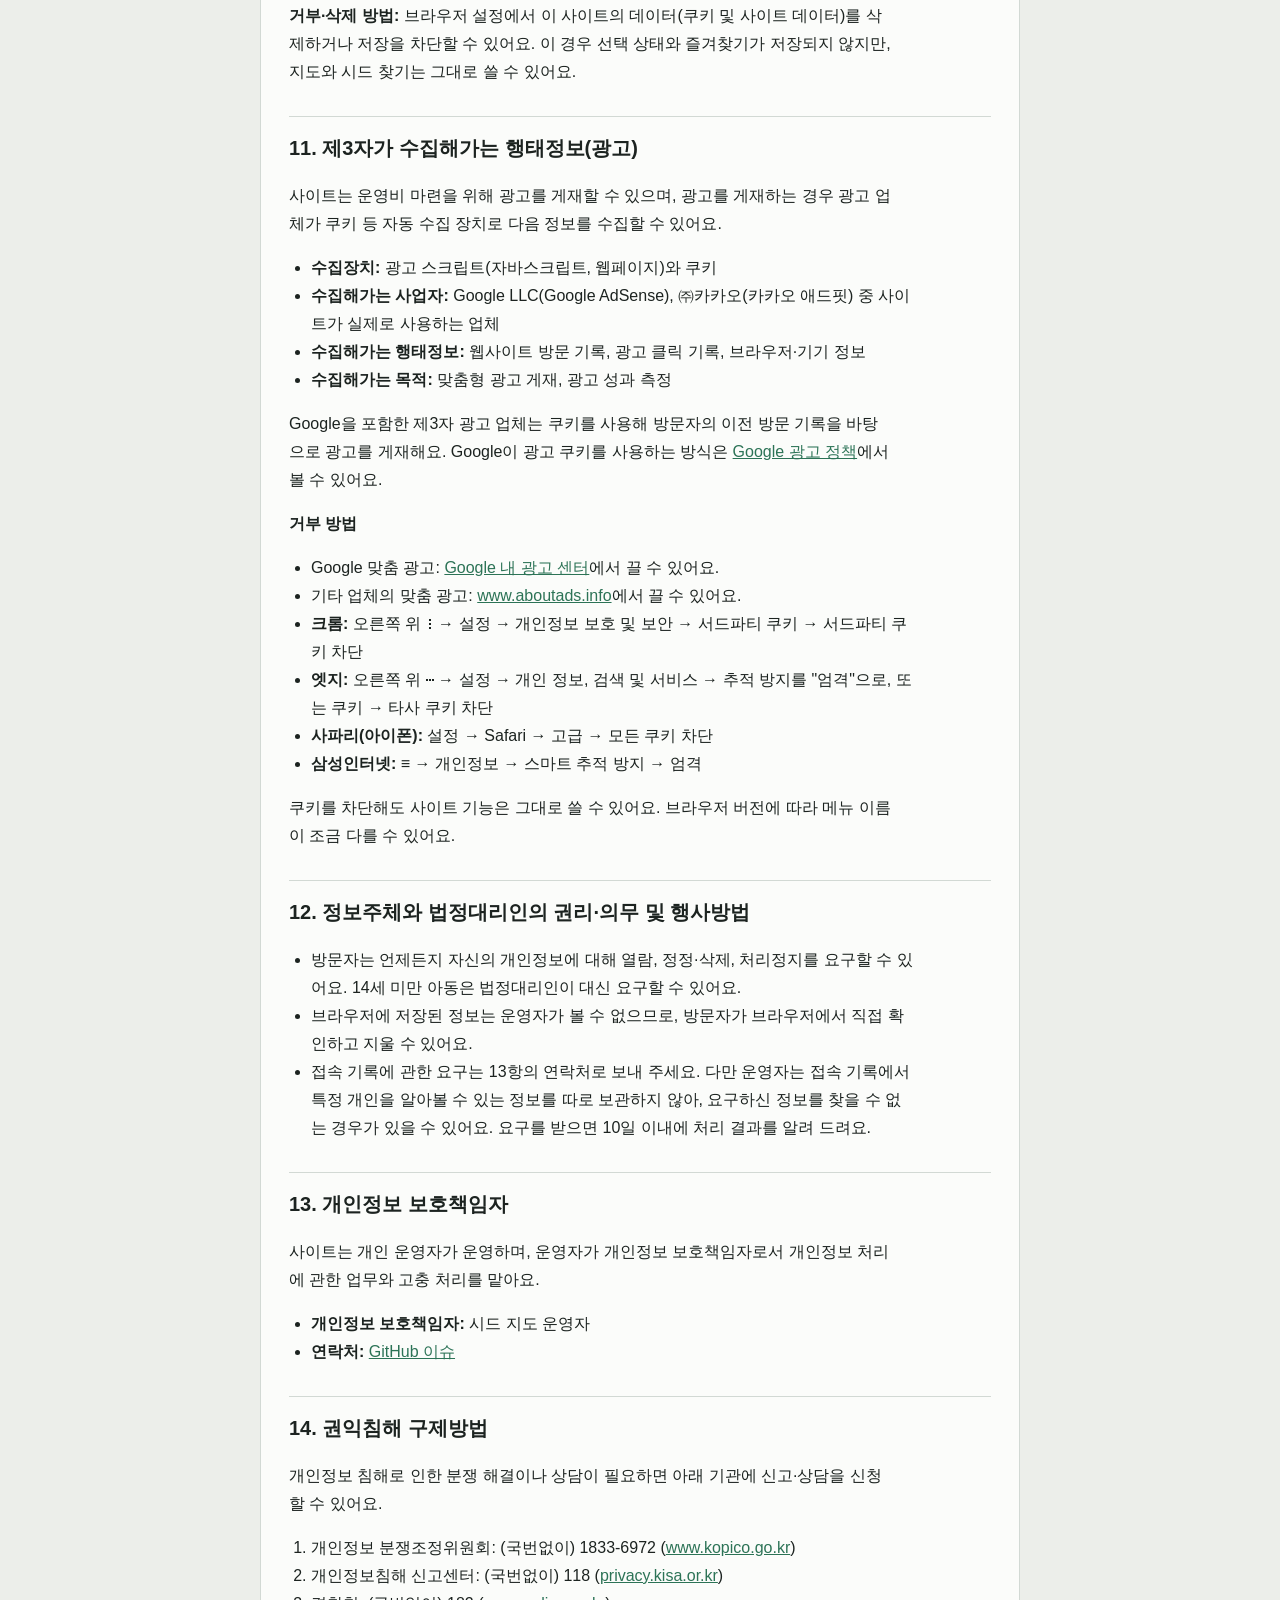
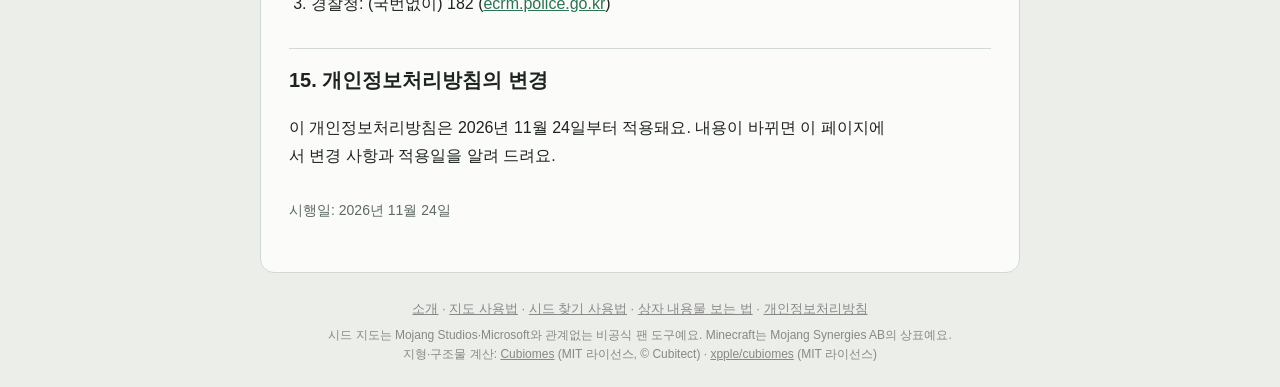
<file: public/privacy.html>
<!DOCTYPE html>
<html lang="ko">
<head>
<meta charset="utf-8">
<meta name="viewport" content="width=device-width, initial-scale=1">
<title>개인정보처리방침 — 시드 지도</title>
<meta name="description" content="시드 지도(seedjido.com)의 개인정보처리방침이에요. 처리하는 정보, 보유 기간, 광고와 쿠키, 권리 행사 방법을 안내해요.">
<link rel="stylesheet" href="pages.css">
<link rel="icon" type="image/png" href="favicon.png">
<link rel="apple-touch-icon" href="favicon.png">
<script async src="https://pagead2.googlesyndication.com/pagead/js/adsbygoogle.js?client=ca-pub-1296263858590364" crossorigin="anonymous"></script>
</head>
<body>
<div class="top"><a class="brand" href="./">시드 지도</a><a class="go" href="./">지도 열기</a></div>
<article>

<h1>개인정보처리방침</h1>
<p class="lead">시드 지도(seedjido.com, 이하 "사이트")는 「개인정보 보호법」 제30조에 따라 방문자의 개인정보를 보호하고 관련 고충을 신속하게 처리할 수 있도록 다음과 같이 개인정보처리방침을 공개합니다.</p>

<div class="tip"><b>한눈에 보기</b><br>
사이트는 회원가입이 없고 이름·이메일 같은 정보를 입력받지 않아요. 입력한 시드와 좌표는 서버로 보내지 않고 방문자의 브라우저 안에서만 계산해요. 다만 사이트를 전달하는 과정에서 접속 기록(IP 주소 등)이 남고, 광고를 게재하는 경우 광고 업체가 쿠키를 사용할 수 있어요.</div>

<p><b>목차</b></p>
<ol>
  <li><a href="#p1">개인정보의 처리 목적</a></li>
  <li><a href="#p2">처리하는 개인정보의 항목</a></li>
  <li><a href="#p3">14세 미만 아동의 개인정보 처리</a></li>
  <li><a href="#p4">개인정보의 처리 및 보유 기간</a></li>
  <li><a href="#p5">개인정보의 파기 절차 및 방법</a></li>
  <li><a href="#p6">개인정보의 제3자 제공</a></li>
  <li><a href="#p7">개인정보 처리업무의 위탁</a></li>
  <li><a href="#p8">개인정보의 국외 이전</a></li>
  <li><a href="#p9">개인정보의 안전성 확보조치</a></li>
  <li><a href="#p10">브라우저 저장소(자동 수집 장치)의 운영 및 거부</a></li>
  <li><a href="#p11">제3자가 수집해가는 행태정보(광고)</a></li>
  <li><a href="#p12">정보주체와 법정대리인의 권리·의무 및 행사방법</a></li>
  <li><a href="#p13">개인정보 보호책임자</a></li>
  <li><a href="#p14">권익침해 구제방법</a></li>
  <li><a href="#p15">개인정보처리방침의 변경</a></li>
</ol>

<h2 id="p1">1. 개인정보의 처리 목적</h2>
<p>사이트는 다음 목적으로만 개인정보를 처리하며, 목적이 바뀌는 경우 「개인정보 보호법」 제18조에 따라 필요한 조치를 합니다.</p>
<ul>
  <li><b>사이트 제공과 보안:</b> 웹페이지 전달, 비정상 접속과 공격 차단, 장애 대응</li>
  <li><b>이용 통계:</b> 개인을 알아볼 수 없는 형태의 방문 수 확인</li>
  <li><b>광고 게재:</b> 광고를 게재하는 경우, 광고 업체를 통한 광고 노출(11항 참고)</li>
</ul>

<h2 id="p2">2. 처리하는 개인정보의 항목</h2>
<p>사이트는 회원가입, 문의 양식 등 방문자가 직접 개인정보를 입력하는 기능이 없어요. 사이트 이용 과정에서 아래 정보가 자동으로 생성되어 처리될 수 있어요.</p>
<ul>
  <li><b>접속 기록:</b> IP 주소, 접속 일시, 요청한 페이지, 브라우저·운영체제 정보(User-Agent), 이전 페이지 주소(Referer)</li>
</ul>
<p>시드, 좌표, 즐겨찾기, 표시 설정은 방문자의 브라우저에만 저장되며 사이트 운영자에게 전송되지 않아요(10항 참고).</p>

<h2 id="p3">3. 14세 미만 아동의 개인정보 처리</h2>
<p>사이트는 방문자가 직접 개인정보를 입력하는 기능이 없으며, 14세 미만 아동의 개인정보를 알면서 수집하지 않아요.</p>

<h2 id="p4">4. 개인정보의 처리 및 보유 기간</h2>
<ul>
  <li><b>접속 기록:</b> 사이트 전달을 맡은 Cloudflare가 보안과 운영을 위해 처리하며, Cloudflare의 보존 정책에 따른 기간이 지나면 자동으로 삭제돼요. 운영자는 개인을 알아볼 수 없는 집계 통계만 확인해요.</li>
  <li><b>브라우저에 저장된 정보:</b> 방문자가 직접 지우기 전까지 방문자의 브라우저에만 남아 있어요.</li>
</ul>

<h2 id="p5">5. 개인정보의 파기 절차 및 방법</h2>
<p>보유 기간이 지나거나 처리 목적이 달성된 개인정보는 지체 없이 파기해요. 접속 기록은 전자 파일 형태로 처리되며, 보존 기간이 끝나면 복구할 수 없는 방법으로 자동 삭제돼요. 브라우저에 저장된 정보는 방문자가 브라우저의 사이트 데이터 삭제 기능으로 언제든 지울 수 있어요.</p>

<h2 id="p6">6. 개인정보의 제3자 제공</h2>
<p>사이트는 방문자의 개인정보를 제3자에게 제공하지 않아요. 다만 법령에 따라 수사기관 등의 적법한 요청이 있는 경우는 예외로 해요.</p>

<h2 id="p7">7. 개인정보 처리업무의 위탁</h2>
<p>사이트는 원활한 서비스 제공을 위해 다음과 같이 개인정보 처리업무를 위탁하고 있어요.</p>
<ul>
  <li><b>수탁자:</b> Cloudflare, Inc.</li>
  <li><b>위탁 업무:</b> 웹사이트 호스팅과 전송(CDN), 보안(공격 차단), 접속 통계</li>
</ul>

<h2 id="p8">8. 개인정보의 국외 이전</h2>
<p>사이트는 위 위탁 업무를 위해 다음과 같이 개인정보를 국외로 이전해요.</p>
<ul>
  <li><b>이전받는 자:</b> Cloudflare, Inc. (연락처: <a href="https://www.cloudflare.com/privacypolicy/">Cloudflare 개인정보처리방침</a>의 문의처)</li>
  <li><b>이전되는 국가:</b> 미국 및 Cloudflare가 서버를 운영하는 국가</li>
  <li><b>이전 항목:</b> 2항의 접속 기록</li>
  <li><b>이전 시기와 방법:</b> 사이트에 접속할 때 네트워크를 통해 전송</li>
  <li><b>이전 목적:</b> 웹사이트 전송, 보안, 접속 통계</li>
  <li><b>보유·이용 기간:</b> Cloudflare의 보존 정책에 따름</li>
  <li><b>이전을 거부하는 방법과 효과:</b> 접속 기록의 이전은 사이트를 전달하는 데 꼭 필요해서, 거부하려면 사이트를 이용하지 않아야 해요.</li>
</ul>

<h2 id="p9">9. 개인정보의 안전성 확보조치</h2>
<ul>
  <li>사이트의 모든 통신은 HTTPS로 암호화돼요.</li>
  <li>운영자가 직접 개인정보를 저장하는 서버나 데이터베이스를 운영하지 않아요.</li>
  <li>호스팅 관리 계정은 운영자만 접근할 수 있도록 관리해요.</li>
</ul>

<h2 id="p10">10. 브라우저 저장소(자동 수집 장치)의 운영 및 거부</h2>
<p>사이트는 편의 기능을 위해 방문자 브라우저의 저장소(localStorage)에 아래 정보를 저장해요. 이 정보는 운영자에게 전송되지 않으며, 사이트 자체는 쿠키를 사용하지 않아요.</p>
<ul>
  <li>지도에 표시할 구조물 선택, 보기 설정</li>
  <li>즐겨찾기한 위치, "다녀옴" 표시</li>
</ul>
<p><b>거부·삭제 방법:</b> 브라우저 설정에서 이 사이트의 데이터(쿠키 및 사이트 데이터)를 삭제하거나 저장을 차단할 수 있어요. 이 경우 선택 상태와 즐겨찾기가 저장되지 않지만, 지도와 시드 찾기는 그대로 쓸 수 있어요.</p>

<h2 id="p11">11. 제3자가 수집해가는 행태정보(광고)</h2>
<p>사이트는 운영비 마련을 위해 광고를 게재할 수 있으며, 광고를 게재하는 경우 광고 업체가 쿠키 등 자동 수집 장치로 다음 정보를 수집할 수 있어요.</p>
<ul>
  <li><b>수집장치:</b> 광고 스크립트(자바스크립트, 웹페이지)와 쿠키</li>
  <li><b>수집해가는 사업자:</b> Google LLC(Google AdSense), ㈜카카오(카카오 애드핏) 중 사이트가 실제로 사용하는 업체</li>
  <li><b>수집해가는 행태정보:</b> 웹사이트 방문 기록, 광고 클릭 기록, 브라우저·기기 정보</li>
  <li><b>수집해가는 목적:</b> 맞춤형 광고 게재, 광고 성과 측정</li>
</ul>
<p>Google을 포함한 제3자 광고 업체는 쿠키를 사용해 방문자의 이전 방문 기록을 바탕으로 광고를 게재해요. Google이 광고 쿠키를 사용하는 방식은 <a href="https://policies.google.com/technologies/ads">Google 광고 정책</a>에서 볼 수 있어요.</p>
<p><b>거부 방법</b></p>
<ul>
  <li>Google 맞춤 광고: <a href="https://myadcenter.google.com/">Google 내 광고 센터</a>에서 끌 수 있어요.</li>
  <li>기타 업체의 맞춤 광고: <a href="https://www.aboutads.info/">www.aboutads.info</a>에서 끌 수 있어요.</li>
  <li><b>크롬:</b> 오른쪽 위 ⋮ → 설정 → 개인정보 보호 및 보안 → 서드파티 쿠키 → 서드파티 쿠키 차단</li>
  <li><b>엣지:</b> 오른쪽 위 ⋯ → 설정 → 개인 정보, 검색 및 서비스 → 추적 방지를 "엄격"으로, 또는 쿠키 → 타사 쿠키 차단</li>
  <li><b>사파리(아이폰):</b> 설정 → Safari → 고급 → 모든 쿠키 차단</li>
  <li><b>삼성인터넷:</b> ≡ → 개인정보 → 스마트 추적 방지 → 엄격</li>
</ul>
<p>쿠키를 차단해도 사이트 기능은 그대로 쓸 수 있어요. 브라우저 버전에 따라 메뉴 이름이 조금 다를 수 있어요.</p>

<h2 id="p12">12. 정보주체와 법정대리인의 권리·의무 및 행사방법</h2>
<ul>
  <li>방문자는 언제든지 자신의 개인정보에 대해 열람, 정정·삭제, 처리정지를 요구할 수 있어요. 14세 미만 아동은 법정대리인이 대신 요구할 수 있어요.</li>
  <li>브라우저에 저장된 정보는 운영자가 볼 수 없으므로, 방문자가 브라우저에서 직접 확인하고 지울 수 있어요.</li>
  <li>접속 기록에 관한 요구는 13항의 연락처로 보내 주세요. 다만 운영자는 접속 기록에서 특정 개인을 알아볼 수 있는 정보를 따로 보관하지 않아, 요구하신 정보를 찾을 수 없는 경우가 있을 수 있어요. 요구를 받으면 10일 이내에 처리 결과를 알려 드려요.</li>
</ul>

<h2 id="p13">13. 개인정보 보호책임자</h2>
<p>사이트는 개인 운영자가 운영하며, 운영자가 개인정보 보호책임자로서 개인정보 처리에 관한 업무와 고충 처리를 맡아요.</p>
<ul>
  <li><b>개인정보 보호책임자:</b> 시드 지도 운영자</li>
  <li><b>연락처:</b> <a href="https://github.com/pNews7872/seedjido/issues">GitHub 이슈</a></li>
</ul>

<h2 id="p14">14. 권익침해 구제방법</h2>
<p>개인정보 침해로 인한 분쟁 해결이나 상담이 필요하면 아래 기관에 신고·상담을 신청할 수 있어요.</p>
<ol>
  <li>개인정보 분쟁조정위원회: (국번없이) 1833-6972 (<a href="https://www.kopico.go.kr">www.kopico.go.kr</a>)</li>
  <li>개인정보침해 신고센터: (국번없이) 118 (<a href="https://privacy.kisa.or.kr">privacy.kisa.or.kr</a>)</li>
  <li>경찰청: (국번없이) 182 (<a href="https://ecrm.police.go.kr">ecrm.police.go.kr</a>)</li>
</ol>

<h2 id="p15">15. 개인정보처리방침의 변경</h2>
<p>이 개인정보처리방침은 2026년 11월 24일부터 적용돼요. 내용이 바뀌면 이 페이지에서 변경 사항과 적용일을 알려 드려요.</p>
<p class="date">시행일: 2026년 11월 24일</p>

</article>
<div class="adslot" id="adslot" aria-label="광고"></div>
<footer>
  <nav><a href="about.html">소개</a> · <a href="guide-map.html">지도 사용법</a> · <a href="guide-search.html">시드 찾기 사용법</a> · <a href="guide-loot.html">상자 내용물 보는 법</a> · <a href="privacy.html">개인정보처리방침</a></nav>
  시드 지도는 Mojang Studios·Microsoft와 관계없는 비공식 팬 도구예요. Minecraft는 Mojang Synergies AB의 상표예요.<br>
  지형·구조물 계산: <a href="https://github.com/Cubitect/cubiomes">Cubiomes</a> (MIT 라이선스, © Cubitect) · <a href="https://github.com/xpple/cubiomes">xpple/cubiomes</a> (MIT 라이선스)
</footer>
</body>
</html>
</file>
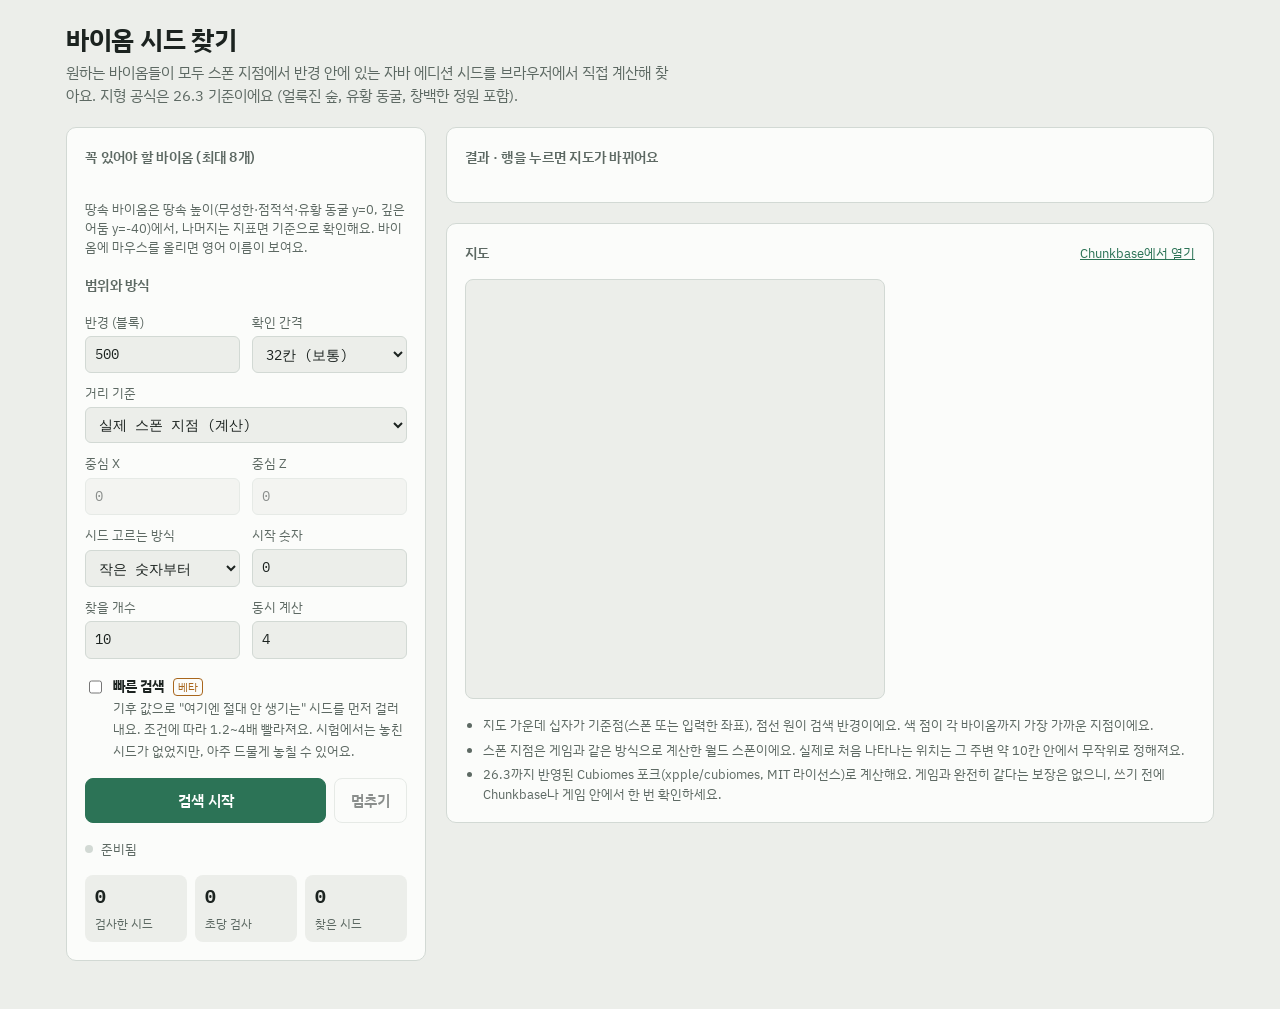
<file: src/seedweb/template.html>
<!DOCTYPE html>
<html lang="ko">
<head>
<meta charset="utf-8">
<meta name="viewport" content="width=device-width, initial-scale=1">
<title>바이옴 시드 찾기</title>
<link rel="preconnect" href="https://fonts.googleapis.com">
<link rel="preconnect" href="https://fonts.gstatic.com" crossorigin>
<link href="https://fonts.googleapis.com/css2?family=IBM+Plex+Sans+KR:wght@400;500;700&family=IBM+Plex+Mono:wght@400;600&display=swap" rel="stylesheet">
<style>
/* 레이아웃: 왼쪽 조건 패널, 오른쪽 결과 표와 바이옴 지도. 좁은 화면에서는 한 줄로 쌓임 */
:root {
  --bg: #eceeea;
  --surface: #fbfcfa;
  --ink: #1c2320;
  --muted: #5d6963;
  --line: #d2d9d4;
  --accent: #2c7356;
  --accent-ink: #ffffff;
  --mark: #a8661c;
  --chip: #e3e8e4;
  --font-body: "IBM Plex Sans KR", "Apple SD Gothic Neo", "Malgun Gothic", sans-serif;
  --font-mono: "IBM Plex Mono", ui-monospace, Consolas, monospace;
  color-scheme: light;
}
@media (prefers-color-scheme: dark) {
  :root:not([data-theme="light"]) {
    --bg: #111513; --surface: #191f1c; --ink: #e5ebe7; --muted: #98a59e;
    --line: #2b3430; --accent: #57b88a; --accent-ink: #0d1411; --mark: #e0a356; --chip: #222a26;
    color-scheme: dark;
  }
}
:root[data-theme="dark"] {
  --bg: #111513; --surface: #191f1c; --ink: #e5ebe7; --muted: #98a59e;
  --line: #2b3430; --accent: #57b88a; --accent-ink: #0d1411; --mark: #e0a356; --chip: #222a26;
  color-scheme: dark;
}
* { box-sizing: border-box; }
html, body { margin: 0; }
body { background: var(--bg); color: var(--ink); font-family: var(--font-body); font-size: 15px; line-height: 1.55; }
.wrap { max-width: 1180px; margin: 0 auto; padding: 24px 16px 48px; display: grid; gap: 20px; }
header h1 { font-size: 26px; line-height: 1.25; margin: 0 0 4px; text-wrap: balance; letter-spacing: -0.01em; }
header p { margin: 0; color: var(--muted); max-width: 68ch; }
.grid { display: grid; grid-template-columns: 360px 1fr; gap: 20px; align-items: start; }
@media (max-width: 860px) { .grid { grid-template-columns: 1fr; } }
.panel { background: var(--surface); border: 1px solid var(--line); border-radius: 10px; padding: 18px; display: grid; gap: 16px; }
.panel h2 { font-size: 14px; margin: 0; color: var(--muted); font-weight: 600; letter-spacing: 0.02em; }
.chips { display: flex; flex-wrap: wrap; gap: 6px; }
.chip { display: inline-flex; align-items: center; gap: 6px; border: 1px solid var(--line); background: var(--chip); color: var(--ink); border-radius: 999px; padding: 4px 10px 4px 6px; font: inherit; font-size: 13px; cursor: pointer; }
.chip .sw { width: 12px; height: 12px; border-radius: 3px; border: 1px solid rgba(0,0,0,.25); }
.chip[aria-pressed="true"] { background: var(--accent); color: var(--accent-ink); border-color: var(--accent); }
.chip:focus-visible, button:focus-visible, input:focus-visible, select:focus-visible { outline: 2px solid var(--mark); outline-offset: 2px; }
.chip small { opacity: .75; }
.grp { flex-basis: 100%; font-size: 12px; color: var(--muted); margin-top: 6px; }
.grp:first-child { margin-top: 0; }
.chips { max-height: 360px; overflow-y: auto; padding-right: 4px; }
.fields { display: grid; grid-template-columns: 1fr 1fr; gap: 10px 12px; }
.field { display: grid; gap: 4px; }
.field label { font-size: 13px; color: var(--muted); }
.field input:disabled { opacity: .5; }
.field input, .field select { font: inherit; font-family: var(--font-mono); font-size: 14px; padding: 7px 9px; border: 1px solid var(--line); border-radius: 6px; background: var(--bg); color: var(--ink); width: 100%; }
.field.full { grid-column: 1 / -1; }
.hint { font-size: 12.5px; color: var(--muted); margin: 0; }
.check { display: flex; gap: 8px; align-items: flex-start; font-size: 14px; cursor: pointer; }
.check input { margin-top: 4px; width: 16px; height: 16px; accent-color: var(--accent); }
.actions { display: flex; gap: 8px; flex-wrap: wrap; }
button.primary, button.ghost { font: inherit; font-weight: 600; border-radius: 8px; padding: 10px 16px; cursor: pointer; border: 1px solid var(--accent); }
button.primary { background: var(--accent); color: var(--accent-ink); flex: 1; }
button.ghost { background: transparent; color: var(--ink); border-color: var(--line); }
button:disabled { opacity: .5; cursor: default; }
.status { display: grid; grid-template-columns: repeat(3, 1fr); gap: 8px; }
.stat { background: var(--bg); border-radius: 8px; padding: 8px 10px; }
.stat b { display: block; font-family: var(--font-mono); font-size: 18px; font-variant-numeric: tabular-nums; }
.stat span { font-size: 12px; color: var(--muted); }
.state { font-size: 13px; display: flex; align-items: center; gap: 8px; color: var(--muted); }
.dot { width: 8px; height: 8px; border-radius: 50%; background: var(--line); }
.state.on .dot { background: var(--accent); animation: pulse 1s infinite alternate; }
@keyframes pulse { to { opacity: .35; } }
@media (prefers-reduced-motion: reduce) { .state.on .dot { animation: none; } }
.right { display: grid; gap: 20px; }
.tablewrap { overflow-x: auto; }
table { width: 100%; border-collapse: collapse; font-size: 14px; }
th, td { text-align: left; padding: 8px 10px; border-bottom: 1px solid var(--line); white-space: nowrap; }
th { font-size: 12.5px; color: var(--muted); font-weight: 600; }
td.num { font-family: var(--font-mono); font-variant-numeric: tabular-nums; }
tr.row { cursor: pointer; }
tr.row:hover td { background: var(--chip); }
tr.row.sel td { background: color-mix(in srgb, var(--accent) 14%, transparent); }
.seed { font-family: var(--font-mono); font-weight: 600; }
.tag { font-size: 11px; color: var(--mark); border: 1px solid var(--mark); border-radius: 4px; padding: 0 4px; margin-left: 6px; }
.mini { font: inherit; font-size: 12px; padding: 3px 8px; border-radius: 6px; border: 1px solid var(--line); background: transparent; color: var(--ink); cursor: pointer; }
.empty { color: var(--muted); font-size: 14px; padding: 12px 2px; }
.mapbox { display: grid; grid-template-columns: minmax(0, 420px) 1fr; gap: 16px; align-items: start; }
@media (max-width: 640px) { .mapbox { grid-template-columns: 1fr; } }
canvas { width: 100%; height: auto; border-radius: 8px; border: 1px solid var(--line); image-rendering: pixelated; background: var(--bg); }
.legend { display: grid; gap: 6px; font-size: 13px; }
.legend div { display: flex; align-items: center; gap: 8px; }
.legend .sw { width: 14px; height: 14px; border-radius: 3px; border: 1px solid rgba(0,0,0,.25); flex: none; }
.maphead { display: flex; justify-content: space-between; align-items: baseline; gap: 8px; flex-wrap: wrap; }
.maphead a { color: var(--accent); font-size: 13px; }
.notes { font-size: 13px; color: var(--muted); display: grid; gap: 4px; margin: 0; padding-left: 18px; }
</style>
</head>
<body>
<div class="wrap">
  <header>
    <h1>바이옴 시드 찾기</h1>
    <p>원하는 바이옴들이 모두 스폰 지점에서 반경 안에 있는 자바 에디션 시드를 브라우저에서 직접 계산해 찾아요. 지형 공식은 26.3 기준이에요 (얼룩진 숲, 유황 동굴, 창백한 정원 포함).</p>
  </header>

  <div class="grid">
    <section class="panel" aria-label="검색 조건">
      <h2>꼭 있어야 할 바이옴 (최대 8개)</h2>
      <div class="chips" id="chips"></div>
      <p class="hint">땅속 바이옴은 땅속 높이(무성한·점적석·유황 동굴 y=0, 깊은 어둠 y=-40)에서, 나머지는 지표면 기준으로 확인해요. 바이옴에 마우스를 올리면 영어 이름이 보여요.</p>

      <h2>범위와 방식</h2>
      <div class="fields">
        <div class="field"><label for="radius">반경 (블록)</label><input id="radius" type="number" min="64" max="5000" step="50" value="500"></div>
        <div class="field"><label for="step">확인 간격</label>
          <select id="step"><option value="16">16칸 (정밀, 느림)</option><option value="32" selected>32칸 (보통)</option><option value="64">64칸 (빠름, 작은 바이옴 놓침)</option></select></div>
        <div class="field full"><label for="center">거리 기준</label>
          <select id="center"><option value="spawn" selected>실제 스폰 지점 (계산)</option><option value="coord">직접 입력한 좌표</option></select></div>
        <div class="field"><label for="cx">중심 X</label><input id="cx" type="number" value="0" disabled></div>
        <div class="field"><label for="cz">중심 Z</label><input id="cz" type="number" value="0" disabled></div>
        <div class="field"><label for="mode">시드 고르는 방식</label>
          <select id="mode"><option value="small">작은 숫자부터</option><option value="random">무작위</option></select></div>
        <div class="field"><label for="start">시작 숫자</label><input id="start" type="number" min="0" value="0"></div>
        <div class="field"><label for="target">찾을 개수</label><input id="target" type="number" min="1" max="200" value="10"></div>
        <div class="field"><label for="threads">동시 계산</label><input id="threads" type="number" min="1" max="32" value="4"></div>
      </div>

      <label class="check" for="fast"><input id="fast" type="checkbox"> <span><b>빠른 검색</b> <span class="tag">베타</span><br><span class="hint">기후 값으로 "여기엔 절대 안 생기는" 시드를 먼저 걸러내요. 조건에 따라 1.2~4배 빨라져요. 시험에서는 놓친 시드가 없었지만, 아주 드물게 놓칠 수 있어요.</span></span></label>
      <div class="actions">
        <button class="primary" id="go" type="button">검색 시작</button>
        <button class="ghost" id="stop" type="button" disabled>멈추기</button>
      </div>
      <div class="state" id="state"><span class="dot"></span><span id="stateText">준비됨</span></div>
      <div class="status">
        <div class="stat"><b id="checked">0</b><span>검사한 시드</span></div>
        <div class="stat"><b id="rate">0</b><span>초당 검사</span></div>
        <div class="stat"><b id="found">0</b><span>찾은 시드</span></div>
      </div>
    </section>

    <div class="right">
      <section class="panel" aria-label="결과">
        <h2>결과 · 행을 누르면 지도가 바뀌어요</h2>
        <div class="tablewrap"><table id="results"></table></div>
      </section>

      <section class="panel" aria-label="바이옴 지도">
        <div class="maphead"><h2 id="mapTitle">지도</h2><a id="cbLink" href="https://www.chunkbase.com/apps/seed-map" target="_blank" rel="noopener">Chunkbase에서 열기</a></div>
        <div class="mapbox">
          <canvas id="map" width="240" height="240" aria-label="선택한 시드의 지표면 바이옴 지도"></canvas>
          <div class="legend" id="legend"></div>
        </div>
        <ul class="notes">
          <li>지도 가운데 십자가 기준점(스폰 또는 입력한 좌표), 점선 원이 검색 반경이에요. 색 점이 각 바이옴까지 가장 가까운 지점이에요.</li>
          <li>스폰 지점은 게임과 같은 방식으로 계산한 월드 스폰이에요. 실제로 처음 나타나는 위치는 그 주변 약 10칸 안에서 무작위로 정해져요.</li>
          <li>26.3까지 반영된 Cubiomes 포크(xpple/cubiomes, MIT 라이선스)로 계산해요. 게임과 완전히 같다는 보장은 없으니, 쓰기 전에 Chunkbase나 게임 안에서 한 번 확인하세요.</li>
        </ul>
      </section>
    </div>
  </div>
</div>

<script>
const WASM_B64 = "__WASM__";
const COLORS = __COLORS__;
COLORS[186] = "c9cac2"; // 창백한 정원을 지도에서 알아보기 쉽게
const BIOMES = [
  {id:-1, name:"바다 (모든 종류)", en:"", g:"묶음", y:256, color:"2a4fb0"},
  {id:-2, name:"악지 (모든 종류)", en:"", g:"묶음", y:256, color:"d25f12"},
  {id:186, name:"창백한 정원", en:"pale_garden", g:"희귀", y:256},
  {id:184, name:"맹그로브 늪", en:"mangrove_swamp", g:"희귀", y:256},
  {id:185, name:"벚나무 숲", en:"cherry_grove", g:"희귀", y:256},
  {id:14, name:"버섯 들판", en:"mushroom_fields", g:"희귀", y:256},
  {id:140, name:"얼음 가시 평원", en:"ice_spikes", g:"희귀", y:256},
  {id:165, name:"침식된 악지", en:"eroded_badlands", g:"희귀", y:256},
  {id:168, name:"대나무 정글", en:"bamboo_jungle", g:"희귀", y:256},
  {id:129, name:"해바라기 평원", en:"sunflower_plains", g:"희귀", y:256},
  {id:132, name:"꽃 숲", en:"flower_forest", g:"희귀", y:256},
  {id:188, name:"얼룩진 숲 (단풍)", en:"dappled_forest", g:"희귀", y:256},
  {id:1, name:"평원", en:"plains", g:"평원·숲", y:256},
  {id:4, name:"숲", en:"forest", g:"평원·숲", y:256},
  {id:27, name:"자작나무 숲", en:"birch_forest", g:"평원·숲", y:256},
  {id:155, name:"원시 자작나무 숲", en:"old_growth_birch_forest", g:"평원·숲", y:256},
  {id:29, name:"어두운 숲", en:"dark_forest", g:"평원·숲", y:256},
  {id:177, name:"목초지", en:"meadow", g:"평원·숲", y:256},
  {id:6, name:"늪", en:"swamp", g:"평원·숲", y:256},
  {id:7, name:"강", en:"river", g:"평원·숲", y:256},
  {id:2, name:"사막", en:"desert", g:"따뜻한 곳", y:256},
  {id:35, name:"사바나", en:"savanna", g:"따뜻한 곳", y:256},
  {id:36, name:"사바나 고원", en:"savanna_plateau", g:"따뜻한 곳", y:256},
  {id:163, name:"바람이 세찬 사바나", en:"windswept_savanna", g:"따뜻한 곳", y:256},
  {id:21, name:"정글", en:"jungle", g:"따뜻한 곳", y:256},
  {id:23, name:"듬성듬성한 정글", en:"sparse_jungle", g:"따뜻한 곳", y:256},
  {id:37, name:"악지", en:"badlands", g:"따뜻한 곳", y:256},
  {id:38, name:"나무가 우거진 악지", en:"wooded_badlands", g:"따뜻한 곳", y:256},
  {id:5, name:"타이가", en:"taiga", g:"추운 곳", y:256},
  {id:30, name:"눈 덮인 타이가", en:"snowy_taiga", g:"추운 곳", y:256},
  {id:32, name:"원시 소나무 타이가", en:"old_growth_pine_taiga", g:"추운 곳", y:256},
  {id:160, name:"원시 가문비나무 타이가", en:"old_growth_spruce_taiga", g:"추운 곳", y:256},
  {id:12, name:"눈 덮인 평원", en:"snowy_plains", g:"추운 곳", y:256},
  {id:11, name:"얼어붙은 강", en:"frozen_river", g:"추운 곳", y:256},
  {id:26, name:"눈 덮인 해변", en:"snowy_beach", g:"추운 곳", y:256},
  {id:3, name:"바람이 세찬 언덕", en:"windswept_hills", g:"산", y:256},
  {id:131, name:"바람이 세찬 자갈 언덕", en:"windswept_gravelly_hills", g:"산", y:256},
  {id:34, name:"바람이 세찬 숲", en:"windswept_forest", g:"산", y:256},
  {id:178, name:"수림", en:"grove", g:"산", y:256},
  {id:179, name:"눈 덮인 비탈", en:"snowy_slopes", g:"산", y:256},
  {id:180, name:"뾰족한 봉우리", en:"jagged_peaks", g:"산", y:256},
  {id:181, name:"얼어붙은 봉우리", en:"frozen_peaks", g:"산", y:256},
  {id:182, name:"바위 봉우리", en:"stony_peaks", g:"산", y:256},
  {id:16, name:"해변", en:"beach", g:"물가·바다", y:256},
  {id:25, name:"돌 해안", en:"stony_shore", g:"물가·바다", y:256},
  {id:0, name:"바다", en:"ocean", g:"물가·바다", y:256},
  {id:24, name:"깊은 바다", en:"deep_ocean", g:"물가·바다", y:256},
  {id:44, name:"따뜻한 바다", en:"warm_ocean", g:"물가·바다", y:256},
  {id:45, name:"미지근한 바다", en:"lukewarm_ocean", g:"물가·바다", y:256},
  {id:48, name:"깊고 미지근한 바다", en:"deep_lukewarm_ocean", g:"물가·바다", y:256},
  {id:46, name:"차가운 바다", en:"cold_ocean", g:"물가·바다", y:256},
  {id:49, name:"깊고 차가운 바다", en:"deep_cold_ocean", g:"물가·바다", y:256},
  {id:10, name:"얼어붙은 바다", en:"frozen_ocean", g:"물가·바다", y:256},
  {id:50, name:"깊고 얼어붙은 바다", en:"deep_frozen_ocean", g:"물가·바다", y:256},
  {id:175, name:"무성한 동굴", en:"lush_caves", g:"땅속", y:0, under:true},
  {id:174, name:"점적석 동굴", en:"dripstone_caves", g:"땅속", y:0, under:true},
  {id:183, name:"깊은 어둠", en:"deep_dark", g:"땅속", y:-40, under:true},
  {id:187, name:"유황 동굴", en:"sulfur_caves", g:"땅속", y:0, under:true},
];
const colorOf = b => "#" + (b.color || COLORS[b.id] || "888888");

let selected = [186, 184];
const chipsEl = document.getElementById("chips");
function renderChips() {
  chipsEl.innerHTML = "";
  let lastG = "";
  for (const b of BIOMES) {
    if (b.g !== lastG) { lastG = b.g; const h = document.createElement("div"); h.className = "grp"; h.textContent = b.g; chipsEl.appendChild(h); }
    const el = document.createElement("button");
    el.type = "button"; el.className = "chip"; el.title = b.en || "";
    el.setAttribute("aria-pressed", selected.includes(b.id) ? "true" : "false");
    el.innerHTML = `<span class="sw" style="background:${colorOf(b)}"></span>${b.name}`;
    el.addEventListener("click", () => {
      if (running) return;
      if (selected.includes(b.id)) selected = selected.filter(x => x !== b.id);
      else if (selected.length < 8) selected.push(b.id);
      renderChips();
    });
    chipsEl.appendChild(el);
  }
}
renderChips();

// ---- wasm ----
function b64ToBytes(s) { const bin = atob(s); const u = new Uint8Array(bin.length); for (let i = 0; i < bin.length; i++) u[i] = bin.charCodeAt(i); return u; }
const wasiStub = { wasi_snapshot_preview1: new Proxy({}, { get: () => () => 0 }) };
let wasmModule, mainEx;
const ready = WebAssembly.compile(b64ToBytes(WASM_B64)).then(async m => {
  wasmModule = m;
  const inst = await WebAssembly.instantiate(m, wasiStub);
  mainEx = inst.exports;
});

const workerSrc = `
let ex, MC, running = false, cfg, idx = 0, cursor = 0n;
const stub = { wasi_snapshot_preview1: new Proxy({}, { get: () => () => 0 }) };
onmessage = async (ev) => {
  const d = ev.data;
  if (d.type === "init") {
    const inst = await WebAssembly.instantiate(d.module, stub);
    ex = inst.exports; MC = ex.mc_wd(); postMessage({ type: "ready" });
  } else if (d.type === "run") {
    cfg = d.cfg; idx = d.index; cursor = BigInt(cfg.start) + BigInt(idx);
    const m = new Int32Array(ex.memory.buffer);
    const ip = ex.ids_ptr() >> 2, yp = ex.ys_ptr() >> 2;
    cfg.ids.forEach((v, i) => { m[ip + i] = v; m[yp + i] = cfg.ys[i]; });
    running = true; loop();
  } else if (d.type === "stop") { running = false; }
};
const rnd = new Uint32Array(2);
function loop() {
  if (!running) return;
  const n = cfg.ids.length; let checked = 0;
  const t0 = performance.now();
  while (performance.now() - t0 < 120) {
    let lo, hi;
    if (cfg.mode === "random") { crypto.getRandomValues(rnd); lo = rnd[0]; hi = rnd[1]; }
    else { const s = BigInt.asUintN(64, cursor); lo = Number(s & 0xffffffffn); hi = Number(s >> 32n); cursor += BigInt(cfg.stride); }
    checked++;
    if (ex.test_seed(lo, hi, MC, n, cfg.R, cfg.step, cfg.cx, cfg.cz, cfg.spawn, cfg.fast)) {
      ex.nearest(n, cfg.R, Math.max(8, cfg.step >> 1), cfg.cx, cfg.cz, cfg.spawn);
      const o = ex.out_ptr() >> 2; const m = new Int32Array(ex.memory.buffer);
      postMessage({ type: "hit", lo, hi, out: Array.from(m.slice(o, o + n * 3)), center: [m[o + 48], m[o + 49]] });
    }
  }
  postMessage({ type: "progress", checked });
  setTimeout(loop, 0);
}`;
const workerURL = URL.createObjectURL(new Blob([workerSrc], { type: "text/javascript" }));

// ---- state ----
let running = false, workers = [], results = [], cols = [], checkedTotal = 0, t0 = 0, target = 10, selIndex = -1;
const $ = id => document.getElementById(id);
const fmt = n => n.toLocaleString("ko-KR");
const seedStr = (lo, hi) => BigInt.asIntN(64, (BigInt(hi >>> 0) << 32n) | BigInt(lo >>> 0)).toString();

function setState(on, text) { $("state").classList.toggle("on", on); $("stateText").textContent = text; }

function renderTable() {
  const t = $("results");
  if (!results.length) { t.innerHTML = `<tr><td class="empty">아직 찾은 시드가 없어요. 조건을 고르고 검색을 시작하세요.</td></tr>`; return; }
  const sorted = results.map((r, i) => ({ r, i })).sort((a, b) => a.r.worst - b.r.worst);
  let h = `<thead><tr><th>시드</th><th>기준점</th>${cols.map(c => `<th>${c.name}</th>`).join("")}<th>가장 먼 거리</th><th></th></tr></thead><tbody>`;
  for (const { r, i } of sorted) {
    h += `<tr class="row${i === selIndex ? " sel" : ""}" data-i="${i}"><td><span class="seed">${r.seed}</span>${r.example ? '<span class="tag">예시</span>' : ""}</td><td class="num">${r.spawn ? "스폰 " : ""}(${r.center[0]}, ${r.center[1]})</td>`;
    r.pts.forEach(p => { h += `<td class="num">${p.d < 0 ? "-" : `${fmt(p.d)}칸 <span style="color:var(--muted)">(${p.x}, ${p.z})</span>`}</td>`; });
    h += `<td class="num">${fmt(r.worst)}칸</td><td><button class="mini" type="button" data-copy="${r.seed}">복사</button></td></tr>`;
  }
  t.innerHTML = h + "</tbody>";
}
$("results").addEventListener("click", (e) => {
  const c = e.target.closest("[data-copy]");
  if (c) {
    e.stopPropagation();
    navigator.clipboard.writeText(c.dataset.copy).then(() => { c.textContent = "복사됨"; setTimeout(() => c.textContent = "복사", 1200); })
      .catch(() => { c.textContent = "직접 복사"; });
    return;
  }
  const row = e.target.closest("tr.row");
  if (row) { selIndex = +row.dataset.i; renderTable(); drawMap(results[selIndex]); }
});

function addResult(lo, hi, out, cfg, example, center) {
  const pts = cols.map((c, k) => ({ x: out[k*3], z: out[k*3+1], d: out[k*3+2] }));
  const r = { lo, hi, seed: seedStr(lo, hi), pts, worst: Math.max(...pts.map(p => p.d)), cfg, cols: cols.slice(), example: !!example, center: center || [cfg.cx, cfg.cz], spawn: !!cfg.spawn };
  results.push(r);
  $("found").textContent = fmt(results.filter(x => !x.example).length);
  if (selIndex < 0 || results[selIndex].example) { selIndex = results.length - 1; drawMap(r); }
  renderTable();
}

function drawMap(r) {
  if (!r || !mainEx) return;
  const cv = $("map"), ctx = cv.getContext("2d"), N = cv.width;
  const R = r.cfg.R; const [cx, cz] = r.center; const span = R * 2.3; const per = span / N;
  mainEx.set_seed(r.lo, r.hi, mainEx.mc_wd());
  const img = ctx.createImageData(N, N);
  for (let j = 0; j < N; j++) for (let i = 0; i < N; i++) {
    const x = Math.round(cx - span / 2 + i * per), z = Math.round(cz - span / 2 + j * per);
    const b = mainEx.biome_at(x, z, 256);
    const hex = COLORS[b] || "888888"; const k = (j * N + i) * 4;
    img.data[k] = parseInt(hex.slice(0, 2), 16); img.data[k+1] = parseInt(hex.slice(2, 4), 16); img.data[k+2] = parseInt(hex.slice(4, 6), 16); img.data[k+3] = 255;
  }
  ctx.putImageData(img, 0, 0);
  const toPx = (x, z) => [(x - (cx - span / 2)) / per, (z - (cz - span / 2)) / per];
  ctx.lineWidth = 1.5; ctx.strokeStyle = "rgba(255,255,255,.9)"; ctx.setLineDash([4, 3]);
  ctx.beginPath(); ctx.arc(N / 2, N / 2, R / per, 0, Math.PI * 2); ctx.stroke(); ctx.setLineDash([]);
  ctx.strokeStyle = "#fff"; ctx.beginPath(); ctx.moveTo(N/2 - 6, N/2); ctx.lineTo(N/2 + 6, N/2); ctx.moveTo(N/2, N/2 - 6); ctx.lineTo(N/2, N/2 + 6); ctx.stroke();
  r.pts.forEach((p, k) => {
    if (p.d < 0) return; const [px, py] = toPx(p.x, p.z);
    ctx.fillStyle = colorOf(r.cols[k]); ctx.strokeStyle = "#111"; ctx.lineWidth = 2;
    ctx.beginPath(); ctx.arc(px, py, 5, 0, Math.PI * 2); ctx.fill(); ctx.stroke();
  });
  $("mapTitle").textContent = `지도 · 시드 ${r.seed}`;
  $("cbLink").href = `https://www.chunkbase.com/apps/seed-map#seed=${r.seed}`;
  $("legend").innerHTML = r.cols.map((c, k) => `<div><span class="sw" style="background:${colorOf(c)}"></span>${c.name}${c.under ? " (땅속, 지도엔 지표만 표시)" : ""}: ${r.pts[k].d < 0 ? "-" : `${fmt(r.pts[k].d)}칸, (${r.pts[k].x}, ${r.pts[k].z})`}</div>`).join("")
    + `<div style="color:var(--muted)">지도 범위: 가로세로 약 ${fmt(Math.round(span))}칸</div>`;
}

async function start() {
  if (!selected.length) { setState(false, "바이옴을 하나 이상 골라 주세요."); return; }
  await ready;
  cols = selected.map(id => BIOMES.find(b => b.id === id));
  const cfg = {
    ids: cols.map(c => c.id), ys: cols.map(c => c.y),
    R: Math.max(64, Math.min(5000, +$("radius").value || 500)), step: +$("step").value,
    cx: Math.round(+$("cx").value || 0), cz: Math.round(+$("cz").value || 0), spawn: $("center").value === "spawn" ? 1 : 0, fast: $("fast").checked ? 1500 : 0,
    mode: $("mode").value, start: Math.max(0, Math.floor(+$("start").value || 0)),
  };
  target = Math.max(1, Math.min(200, +$("target").value || 10));
  const nW = Math.max(1, Math.min(32, +$("threads").value || 4)); cfg.stride = nW;
  results = results.filter(r => !r.example); results = []; selIndex = -1; checkedTotal = 0; t0 = performance.now();
  $("checked").textContent = "0"; $("found").textContent = "0"; $("rate").textContent = "0"; renderTable();
  running = true; $("go").disabled = true; $("stop").disabled = false; renderChips();
  setState(true, "검색 중…");
  workers = [];
  for (let i = 0; i < nW; i++) {
    const w = new Worker(workerURL); workers.push(w);
    w.onmessage = (ev) => {
      const d = ev.data;
      if (d.type === "ready") w.postMessage({ type: "run", cfg, index: i });
      else if (d.type === "progress") {
        checkedTotal += d.checked; $("checked").textContent = fmt(checkedTotal);
        const s = (performance.now() - t0) / 1000; $("rate").textContent = fmt(Math.round(checkedTotal / Math.max(s, .001)));
      } else if (d.type === "hit" && running) {
        addResult(d.lo, d.hi, d.out, cfg, false, d.center);
        if (results.length >= target) stop("찾을 개수를 채워서 멈췄어요.");
      }
    };
    w.postMessage({ type: "init", module: wasmModule });
  }
  if (cfg.mode === "small") $("start").value = cfg.start;
}
function stop(msg) {
  running = false; workers.forEach(w => { w.postMessage({ type: "stop" }); w.terminate(); }); workers = [];
  $("go").disabled = false; $("stop").disabled = true; renderChips();
  setState(false, msg || "멈췄어요.");
  if (results.length && $("mode").value === "small") {
    // 다음 검색이 이어서 시작하도록 시작 숫자를 앞으로 옮김
    const last = results.reduce((m, r) => { const s = BigInt(r.seed); return s > m ? s : m; }, 0n);
    if (last >= 0n) $("start").value = (last + 1n).toString();
  }
}
$("center").addEventListener("change", () => { const on = $("center").value === "coord"; $("cx").disabled = !on; $("cz").disabled = !on; });
$("go").addEventListener("click", start);
$("stop").addEventListener("click", () => stop());

// 처음 열었을 때 보여 줄 예시: 창백한 정원 + 맹그로브 늪, 반경 500칸
ready.then(() => {
  cols = [186, 184].map(id => BIOMES.find(b => b.id === id));
  const cfg = { R: 500, cx: 0, cz: 0, step: 32, spawn: 1 };
  const m = new Int32Array(mainEx.memory.buffer); const ip = mainEx.ids_ptr() >> 2, yp = mainEx.ys_ptr() >> 2;
  cols.forEach((c, i) => { m[ip + i] = c.id; m[yp + i] = c.y; });
  for (const s of [7387, 413]) {
    mainEx.set_seed(s, 0, mainEx.mc_wd()); mainEx.nearest(2, 500, 16, 0, 0, 1);
    const o = mainEx.out_ptr() >> 2; const mm = new Int32Array(mainEx.memory.buffer);
    addResult(s, 0, Array.from(mm.slice(o, o + 6)), cfg, true, [mm[o + 48], mm[o + 49]]);
  }
  selIndex = 0; drawMap(results[0]); renderTable();
  $("threads").value = Math.max(1, Math.min(16, (navigator.hardwareConcurrency || 4) - 1));
});
renderTable();
</script>
</body>
</html>
</file>
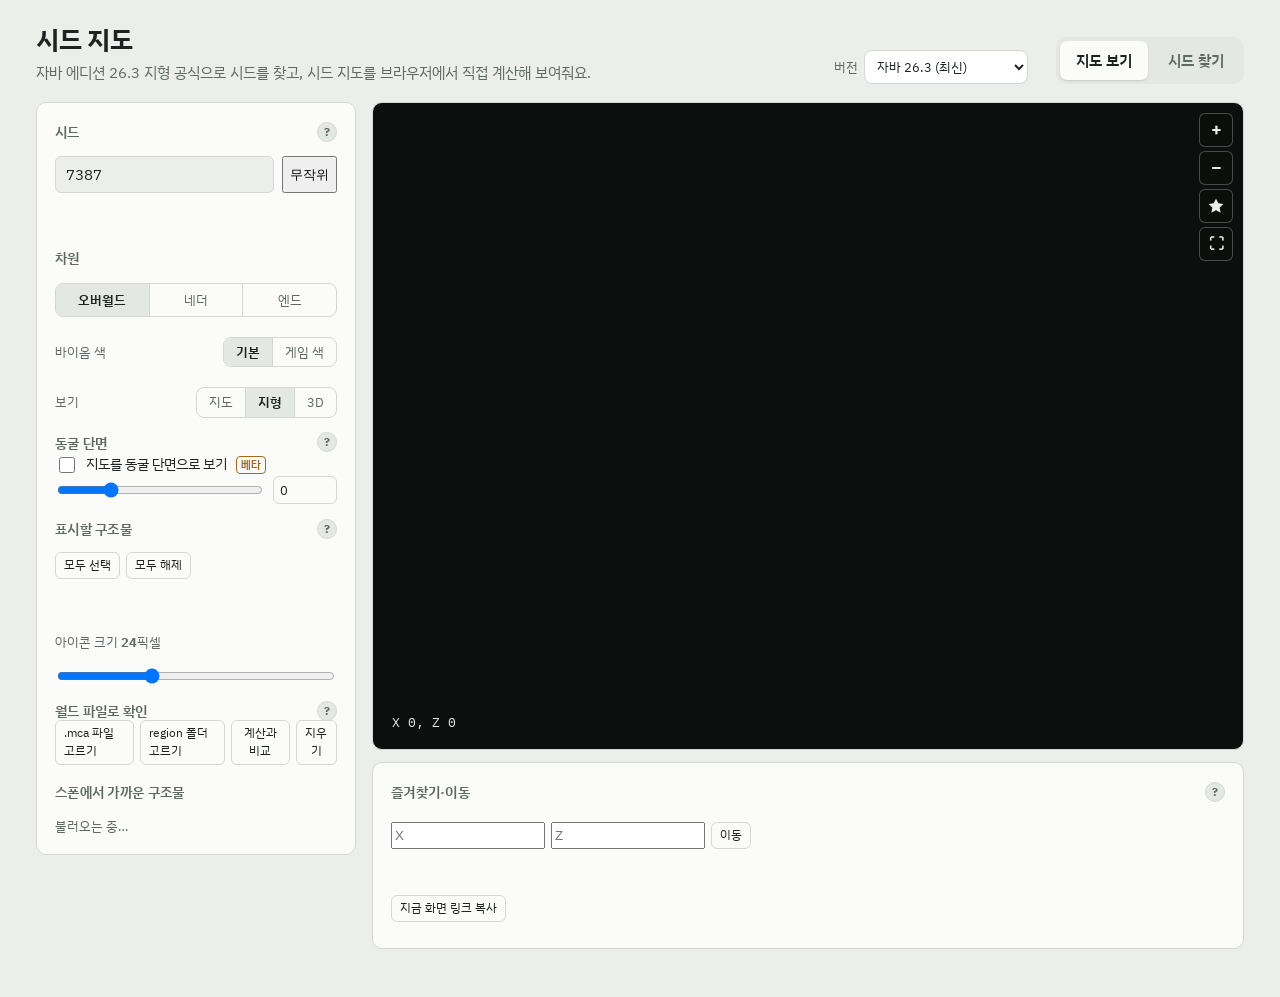
<file: src/seedweb/template2.html>
<!DOCTYPE html>
<html lang="ko">
<head>
<meta charset="utf-8">
<meta name="viewport" content="width=device-width, initial-scale=1">
<title>바이옴 시드 찾기</title>
<link rel="preconnect" href="https://fonts.googleapis.com">
<link rel="preconnect" href="https://fonts.gstatic.com" crossorigin>
<link href="https://fonts.googleapis.com/css2?family=IBM+Plex+Sans+KR:wght@400;500;700&family=IBM+Plex+Mono:wght@400;600&display=swap" rel="stylesheet">
<style>
/* 레이아웃: 상단 탭(시드 찾기 / 지도 보기). 찾기 탭은 왼쪽 조건 패널 + 오른쪽 결과와 미리보기 지도, 지도 탭은 넓은 캔버스 + 옆 정보 패널 */
:root {
  --bg: #eceeea;
  --surface: #fbfcfa;
  --ink: #1c2320;
  --muted: #5d6963;
  --line: #d2d9d4;
  --accent: #2c7356;
  --accent-ink: #ffffff;
  --mark: #a8661c;
  --chip: #e3e8e4;
  --font-body: "IBM Plex Sans KR", "Apple SD Gothic Neo", "Malgun Gothic", sans-serif;
  --font-mono: "IBM Plex Mono", ui-monospace, Consolas, monospace;
  color-scheme: light;
}
@media (prefers-color-scheme: dark) {
  :root:not([data-theme="light"]) {
    --bg: #111513; --surface: #191f1c; --ink: #e5ebe7; --muted: #98a59e;
    --line: #2b3430; --accent: #57b88a; --accent-ink: #0d1411; --mark: #e0a356; --chip: #222a26;
    color-scheme: dark;
  }
}
:root[data-theme="dark"] {
  --bg: #111513; --surface: #191f1c; --ink: #e5ebe7; --muted: #98a59e;
  --line: #2b3430; --accent: #57b88a; --accent-ink: #0d1411; --mark: #e0a356; --chip: #222a26;
  color-scheme: dark;
}
* { box-sizing: border-box; }
html, body { margin: 0; }
body { background: var(--bg); color: var(--ink); font-family: var(--font-body); font-size: 15px; line-height: 1.55; }
.wrap { max-width: 1240px; margin: 0 auto; padding: 24px 16px 48px; display: grid; gap: 18px; }
header { display: flex; justify-content: space-between; align-items: end; gap: 16px; flex-wrap: wrap; }
header h1 { font-size: 26px; line-height: 1.25; margin: 0 0 4px; text-wrap: balance; letter-spacing: -0.01em; }
header p { margin: 0; color: var(--muted); max-width: 68ch; }
.tabs { display: flex; gap: 4px; background: var(--chip); padding: 4px; border-radius: 10px; }
.tabs button { font: inherit; font-weight: 600; border: 0; background: transparent; color: var(--muted); padding: 8px 16px; border-radius: 7px; cursor: pointer; }
.tabs button[aria-selected="true"] { background: var(--surface); color: var(--ink); box-shadow: 0 1px 2px rgba(0,0,0,.12); }
.view[hidden] { display: none !important; }
.grid { display: grid; grid-template-columns: 370px 1fr; gap: 20px; align-items: start; }
@media (max-width: 880px) { .grid { grid-template-columns: 1fr; } }
.panel { background: var(--surface); border: 1px solid var(--line); border-radius: 10px; padding: 18px; display: grid; gap: 14px; min-width: 0; }
.panel h2 { font-size: 14px; margin: 0; color: var(--muted); font-weight: 600; letter-spacing: 0.02em; }
.verpick { display: flex; align-items: center; gap: 6px; font-size: 13px; color: var(--muted); margin-left: auto; margin-right: 12px; }
.verpick select { font: inherit; padding: 6px 8px; border-radius: 8px; border: 1px solid var(--line); background: var(--card, #fff); color: var(--ink); }
.srtog { font-size: 13px; font-weight: 500; color: var(--muted); margin-left: 8px; display: inline-flex; gap: 4px; align-items: center; }
.srbox { display: grid; gap: 6px; } .srbox[hidden] { display: none; }
.srrow { display: flex; flex-wrap: wrap; align-items: center; justify-content: space-between; gap: 6px 10px; font-size: 13.5px; padding: 4px 0; border-bottom: 1px dashed var(--line); }
.srrow label { display: inline-flex; gap: 6px; align-items: center; cursor: pointer; }
.srrow input[type=number] { width: 70px; font: inherit; font-family: var(--font-mono); font-size: 13px; padding: 3px 6px; border: 1px solid var(--line); border-radius: 6px; background: var(--bg); color: var(--ink); }
.srrow.off span { opacity: .45; }
.vercorner { position: fixed; right: 8px; bottom: 6px; z-index: 30; font: 11px var(--font-mono, monospace); color: var(--muted); background: transparent; border: 0; padding: 2px 4px; cursor: pointer; opacity: .7; }
.vercorner:hover { opacity: 1; text-decoration: underline; }
.clog { max-width: 560px; width: calc(100% - 32px); max-height: 80vh; padding: 0; border: 1px solid var(--line); border-radius: 12px; background: var(--card, #fff); color: var(--ink); }
.clog::backdrop { background: rgba(0,0,0,.35); }
.clh { display: flex; justify-content: space-between; align-items: center; padding: 12px 16px; border-bottom: 1px solid var(--line); position: sticky; top: 0; background: inherit; }
.clx { border: 0; background: none; font-size: 16px; cursor: pointer; color: var(--muted); }
.clb { padding: 4px 16px 16px; overflow: auto; font-size: 13.5px; line-height: 1.6; }
.clb h4 { margin: 14px 0 4px; font-size: 14px; } .clb h4 span { color: var(--muted); font-weight: 400; margin-left: 6px; font-size: 12px; }
.clb ul { margin: 0; padding-left: 18px; }
.chips { display: flex; flex-wrap: wrap; gap: 6px; max-height: 300px; overflow-y: auto; padding-right: 4px; }
.chips.short { max-height: none; }
.grp { flex-basis: 100%; font-size: 12px; color: var(--muted); margin-top: 6px; }
.grp:first-child { margin-top: 0; }
.seg { display: flex; border: 1px solid var(--line); border-radius: 8px; overflow: hidden; }
.seg button { flex: 1; border: 0; background: transparent; color: var(--muted); font: inherit; font-size: 13px; padding: 6px 0; cursor: pointer; }
.seg button + button { border-left: 1px solid var(--line); }
.seg button[aria-pressed="true"] { background: var(--chip); color: var(--ink); font-weight: 600; }
.caverow { display: flex; gap: 8px; align-items: center; }
.caverow input[type=range] { flex: 1; }
.caverow input[type=number] { width: 64px; font: inherit; font-size: 13px; padding: 3px 6px; border: 1px solid var(--line); border-radius: 6px; background: transparent; color: var(--ink); }
#scanMsg { white-space: pre-line; }
.tag.ok { background: #d9f2dd; color: #17602a; border-color: #8fd19e; }
.pop .conf.sure { background: #2f9e55; color: #fff; }
.selbar { display: flex; gap: 6px; margin: -2px 0 2px; }
.mini { border: 1px solid var(--line); background: transparent; color: var(--muted); border-radius: 6px; padding: 2px 8px; font: inherit; font-size: 12px; cursor: pointer; }
.mini:hover { color: var(--ink); border-color: var(--ink); }
.chip { display: inline-flex; align-items: center; gap: 6px; border: 1px solid var(--line); background: var(--chip); color: var(--ink); border-radius: 999px; padding: 4px 10px 4px 6px; font: inherit; font-size: 13px; cursor: pointer; }
.chip .sw { width: 12px; height: 12px; border-radius: 3px; border: 1px solid rgba(0,0,0,.25); flex: none; }
.chip .ic { width: 16px; height: 16px; border-radius: 4px; font-size: 10px; font-weight: 700; display: grid; place-items: center; color: #fff; flex: none; }
.chip[aria-pressed="true"] { background: var(--accent); color: var(--accent-ink); border-color: var(--accent); }
.chip:focus-visible, button:focus-visible, input:focus-visible, select:focus-visible, canvas:focus-visible { outline: 2px solid var(--mark); outline-offset: 2px; }
.count { font-size: 12px; color: var(--muted); font-weight: 400; }
.fields { display: grid; grid-template-columns: 1fr 1fr; gap: 10px 12px; }
.field { display: grid; gap: 4px; min-width: 0; }
.field label { font-size: 13px; color: var(--muted); }
.field input, .field select { font: inherit; font-family: var(--font-mono); font-size: 14px; padding: 7px 9px; border: 1px solid var(--line); border-radius: 6px; background: var(--bg); color: var(--ink); width: 100%; }
.field input:disabled { opacity: .5; }
.field.full { grid-column: 1 / -1; }
.hint { font-size: 12.5px; color: var(--muted); margin: 0; }
.check { display: flex; gap: 8px; align-items: flex-start; font-size: 14px; cursor: pointer; }
.check input { margin-top: 4px; width: 16px; height: 16px; accent-color: var(--accent); }
.actions { display: flex; gap: 8px; flex-wrap: wrap; }
button.primary, button.ghost { font: inherit; font-weight: 600; border-radius: 8px; padding: 10px 16px; cursor: pointer; border: 1px solid var(--accent); }
button.primary { background: var(--accent); color: var(--accent-ink); flex: 1; }
button.ghost { background: transparent; color: var(--ink); border-color: var(--line); }
button:disabled { opacity: .5; cursor: default; }
.status { display: grid; grid-template-columns: repeat(3, 1fr); gap: 8px; }
.stat { background: var(--bg); border-radius: 8px; padding: 8px 10px; }
.stat b { display: block; font-family: var(--font-mono); font-size: 18px; font-variant-numeric: tabular-nums; }
.stat span { font-size: 12px; color: var(--muted); }
.state { font-size: 13px; display: flex; align-items: center; gap: 8px; color: var(--muted); }
.dot { width: 8px; height: 8px; border-radius: 50%; background: var(--line); }
.state.on .dot { background: var(--accent); animation: pulse 1s infinite alternate; }
@keyframes pulse { to { opacity: .35; } }
@media (prefers-reduced-motion: reduce) { .state.on .dot { animation: none; } }
.right { display: grid; gap: 20px; min-width: 0; }
.tablewrap { overflow-x: auto; }
table { width: 100%; border-collapse: collapse; font-size: 14px; }
th, td { text-align: left; padding: 8px 10px; border-bottom: 1px solid var(--line); white-space: nowrap; }
th { font-size: 12.5px; color: var(--muted); font-weight: 600; }
td.num { font-family: var(--font-mono); font-variant-numeric: tabular-nums; }
td .sub { color: var(--muted); }
tr.row { cursor: pointer; }
tr.row:hover td { background: var(--chip); }
tr.row.sel td { background: color-mix(in srgb, var(--accent) 14%, transparent); }
.seed { font-family: var(--font-mono); font-weight: 600; }
.tag { font-size: 11px; color: var(--mark); border: 1px solid var(--mark); border-radius: 4px; padding: 0 4px; margin-left: 6px; font-weight: 600; }
.mini { font: inherit; font-size: 12px; padding: 3px 8px; border-radius: 6px; border: 1px solid var(--line); background: transparent; color: var(--ink); cursor: pointer; }
.empty { color: var(--muted); font-size: 14px; padding: 12px 2px; }
.mapbox { display: grid; grid-template-columns: minmax(0, calc(400px * var(--pvs, 1))) 1fr; gap: 16px; align-items: start; }
@media (max-width: 640px) { .mapbox { grid-template-columns: 1fr; } }
#preview { width: 100%; height: auto; border-radius: 8px; border: 1px solid var(--line); image-rendering: pixelated; background: var(--bg); touch-action: none; cursor: grab; display: block; }
.pvwrap { position: relative; }
.pvtip { position: absolute; left: 8px; top: 8px; background: rgba(0,0,0,.72); color: #fff; font-size: 12px; padding: 4px 8px; border-radius: 6px; pointer-events: none; max-width: calc(100% - 16px); }
.pvzoom { position: absolute; right: 8px; bottom: 8px; display: flex; gap: 4px; }
.pvzoom .mini { min-width: 30px; background: rgba(255,255,255,.9); }
.pvsize { margin: 10px 0 6px; } .pvsize .mini[aria-pressed="true"] { background: var(--accent); color: var(--accent-ink); }
.pvbiomes { display: flex; flex-wrap: wrap; gap: 4px 10px; font-size: 12px; } .pvbiomes span { white-space: nowrap; } .pvbiomes i { display: inline-block; width: 10px; height: 10px; border-radius: 2px; margin-right: 4px; vertical-align: -1px; border: 1px solid rgba(0,0,0,.2); }
.legend { display: grid; gap: 6px; font-size: 13px; }
.legend div { display: flex; align-items: center; gap: 8px; }
.legend .sw { width: 14px; height: 14px; border-radius: 3px; border: 1px solid rgba(0,0,0,.25); flex: none; }
.maphead { display: flex; justify-content: space-between; align-items: baseline; gap: 8px; flex-wrap: wrap; }
a { color: var(--accent); }
.notes { font-size: 13px; color: var(--muted); display: grid; gap: 4px; margin: 0; padding-left: 18px; }
/* map tab */
.mapgrid { display: grid; grid-template-columns: 320px minmax(0, 1fr); gap: 16px; align-items: start; }
.mapgrid > .mapcol { order: 2; display: flex; flex-direction: column; gap: 12px; min-width: 0; }
.bmpanel .gorow { max-width: 360px; } .bmpanel #bmList { display: grid; grid-template-columns: repeat(auto-fill, minmax(320px, 1fr)); column-gap: 18px; }
@media (max-width: 960px) { .mapgrid { grid-template-columns: 1fr; } .mapgrid > .mapcol { order: 0; } }
.mapstage { position: relative; border-radius: 10px; overflow: hidden; border: 1px solid var(--line); background: #0b0f0d; height: min(72vh, 680px); min-height: 360px; touch-action: none; }
body.mapfull { overflow: hidden; }
.optrow[hidden] { display: none; }
.optrow { display: flex; align-items: center; justify-content: space-between; gap: 8px; margin-top: 6px; }
.seg.small { width: auto; }
.seg.small button { padding: 4px 12px; font-size: 13px; white-space: nowrap; }
#gl3d, #ov3d { position: absolute; inset: 0; width: 100%; height: 100%; }
#gl3d { cursor: grab; touch-action: none; } #ov3d { pointer-events: none; }
#zcave[aria-pressed=true] { background: #2f6b4f; }
.v3dnote { position: absolute; left: 10px; bottom: 10px; background: rgba(0,0,0,.6); color: #fff; font-size: 12px; padding: 5px 9px; border-radius: 6px; pointer-events: none; }
h2.hq { display: flex; align-items: center; justify-content: space-between; gap: 8px; }
.qm { position: relative; flex: none; width: 20px; height: 20px; border-radius: 50%; border: 1px solid var(--line); background: var(--chip); color: var(--muted); font-size: 12px; font-weight: 700; display: inline-grid; place-items: center; cursor: help; }
.qm .tipbox { display: none; position: absolute; right: 0; top: calc(100% + 6px); width: 280px; z-index: 40; background: var(--surface); color: var(--ink); border: 1px solid var(--line); border-radius: 8px; padding: 10px 12px; font-size: 12.5px; font-weight: 400; line-height: 1.6; text-align: left; box-shadow: 0 6px 20px rgba(0,0,0,.18); cursor: default; }
.qm:hover .tipbox, .qm:focus .tipbox, .qm:focus-within .tipbox { display: block; }
.qm .tipbox code { font-size: 11.5px; word-break: break-all; }
.legend { display: flex; flex-wrap: wrap; gap: 4px 12px; margin-top: 8px; }
.legend i { display: inline-block; width: 11px; height: 11px; border-radius: 3px; margin-right: 4px; vertical-align: -1px; border: 1px solid rgba(0,0,0,.2); }
#caveHint:empty, #mapMsg:empty { display: none; }
.cgrp-h { flex-basis: 100%; font-size: 12px; font-weight: 700; color: var(--muted); margin-top: 6px; }
.cgrp-h:first-child { margin-top: 0; }
body.mapfull .mapstage { position: fixed; inset: 0; z-index: 60; height: auto; min-height: 0; border-radius: 0; border: 0; }
#bigmap { width: 100%; height: 100%; display: block; cursor: grab; }
#bigmap.drag { cursor: grabbing; }
.overlay { position: absolute; left: 10px; bottom: 10px; background: rgba(12,16,14,.78); color: #e8eee9; font-family: var(--font-mono); font-size: 12.5px; padding: 6px 9px; border-radius: 6px; pointer-events: none; font-variant-numeric: tabular-nums; }
.zoom { position: absolute; right: 10px; top: 10px; display: grid; gap: 4px; }
.zoom button { width: 34px; height: 34px; font: inherit; font-weight: 700; font-size: 18px; border-radius: 6px; border: 1px solid rgba(255,255,255,.25); background: rgba(12,16,14,.78); color: #e8eee9; cursor: pointer; }
.gorow { display: flex; gap: 6px; margin: 6px 0 8px; } .gorow input { width: 0; flex: 1; min-width: 0; }
@media (max-width: 640px) {
  .mapstage { height: 62vh; min-height: 320px; }
  .zoom button { width: 42px; height: 42px; font-size: 20px; }
  .pop { left: 8px !important; right: 8px; top: auto !important; bottom: 8px; max-width: none; max-height: 55%; overflow-y: auto; }
  .pop .loot { max-height: none; }
  .chips .chip, .chip { min-height: 36px; }
  .gorow input, .gorow button, .seedbar input, .seedbar button { min-height: 40px; font-size: 16px; }
  .bmpanel #bmList { grid-template-columns: 1fr; }
  .bmi { padding: 6px 0; } .bmi button { min-height: 34px; }
}
.pop .planb { margin-top: 6px; width: 100%; background: #3a6ea5; color: #fff; border: 0; border-radius: 6px; padding: 4px 8px; font: inherit; font-size: 12px; font-weight: 600; cursor: pointer; }
#planBox { position: fixed; inset: 3vh 3vw; z-index: 50; background: #10151a; color: #e8eee9; border-radius: 12px; box-shadow: 0 10px 40px rgba(0,0,0,.5); display: none; flex-direction: column; overflow: hidden; font-size: 13px; }
#planBox.on { display: flex; }
#planBox .ph { display: flex; align-items: center; gap: 10px; padding: 10px 14px; border-bottom: 1px solid #263038; }
#planBox .ph .pc { overflow: hidden; text-overflow: ellipsis; white-space: nowrap; }
#planBox .ph .px { width: 32px; height: 32px; padding: 0; font-size: 15px; flex: none; }
#planBox .ptool { display: flex; gap: 8px 22px; flex-wrap: wrap; align-items: center; padding: 8px 14px; border-bottom: 1px solid #263038; background: #131a20; }
#planBox .tg { display: flex; align-items: center; gap: 6px; flex-wrap: wrap; }
#planBox .tl { color: #8a968e; font-size: 12px; margin-right: 2px; }
#planBox .pchip { display: inline-flex; align-items: center; padding: 4px 10px; border-radius: 999px; background: #222c33; cursor: pointer; user-select: none; font-size: 12px; }
#planBox .pchip input { position: absolute; opacity: 0; pointer-events: none; }
#planBox .pchip:has(input:checked) { background: #2f6f4f; color: #fff; }
#planBox .pchip:has(input:focus-visible) { outline: 2px solid #8fc1ff; }
#planBox .py { width: 150px; }
#planBox .pyv { font-size: 12px; color: #aab4ad; min-width: 92px; }
#planBox .zbox { position: absolute; right: 10px; bottom: 10px; display: flex; flex-direction: column; gap: 4px; }
#planBox .zbox button { width: 34px; height: 34px; padding: 0; font-size: 16px; background: rgba(38,48,56,.9); }
#planBox .psec { border-bottom: 1px solid #263038; padding: 10px 0; }
#planBox .psec:last-child { border-bottom: 0; }
#planBox .psec h4 { margin: 0 0 6px; font-size: 12px; color: #8a968e; font-weight: 600; display: flex; align-items: center; justify-content: space-between; }
#planBox .pdet h4 { color: #e8eee9; font-size: 13px; }
#planBox .pdx { width: 24px; height: 24px; padding: 0; }
#planBox .phelp summary { cursor: pointer; font-size: 12px; color: #8a968e; font-weight: 600; }
#planBox .phelp p { color: #aab4ad; font-size: 12px; line-height: 1.55; }
#planBox .mrow { display: flex; gap: 8px; align-items: flex-start; padding: 5px 0; cursor: pointer; }
#planBox .mrow input { margin-top: 3px; }
#planBox .mrow a { color: #8fc1ff; }
#planBox .ph b { font-size: 15px; }
#planBox .ph .sp { flex: 1; }
#planBox button { background: #263038; color: #e8eee9; border: 0; border-radius: 6px; padding: 4px 10px; font: inherit; cursor: pointer; }
#planBox .pb { flex: 1; display: flex; min-height: 0; }
#planBox .cv { flex: 1; position: relative; min-width: 0; touch-action: none; background: #1d252b; }
#planBox canvas { position: absolute; inset: 0; width: 100%; height: 100%; cursor: grab; }
#planBox .pi { width: 290px; overflow-y: auto; padding: 0 14px; border-left: 1px solid #263038; }
#planBox .pi .lc ul { margin: 4px 0 8px 18px; padding: 0; }
#planBox .lg { display: flex; gap: 10px; flex-wrap: wrap; font-size: 12px; color: #aab4ad; }
#planBox .lg i { display: inline-block; width: 10px; height: 10px; border-radius: 2px; margin-right: 4px; vertical-align: -1px; }
#planBox .grp ul { margin: 6px 0 10px 18px; padding: 0; } #planBox .grp ol { margin: 6px 0 10px 18px; padding: 0; } #planBox .grp a { color: #8fc1ff; }
#planBox .pcinfo table { border-collapse: collapse; margin: 8px 0; width: 100%; } #planBox .pcinfo td { padding: 3px 6px 3px 0; vertical-align: top; } #planBox .pcinfo td.d { white-space: nowrap; } #planBox .pcl { margin: 4px 0 8px 18px; padding: 0; } #planBox .pcl a { color: #8fc1ff; }
#planBox .cpop { position: absolute; z-index: 3; background: #1b242b; border: 1px solid #3a4a55; border-radius: 10px; padding: 8px; box-shadow: 0 8px 24px rgba(0,0,0,.5); max-width: calc(100% - 12px); }
#planBox .cpop .cpt { font-size: 12px; color: #aab4ad; margin: 0 2px 6px; }
#planBox .cpop .cpl { display: flex; gap: 6px; overflow-x: auto; }
#planBox .cpop button { display: flex; flex-direction: column; align-items: center; gap: 2px; min-width: 64px; padding: 6px 8px; background: #263038; border-radius: 8px; font-size: 12px; }
#planBox .cpop button:hover, #planBox .cpop button:focus-visible { background: #2f6f4f; }
#planBox .cpop button.far { opacity: .6; }
#planBox .cpop button i { width: 12px; height: 12px; border-radius: 50%; border: 1px solid #000; }
#planBox .cpop button span { color: #c8d0ca; white-space: nowrap; }
#planBox .tip { position: absolute; left: 8px; bottom: 8px; background: rgba(0,0,0,.6); padding: 3px 8px; border-radius: 6px; font-size: 12px; pointer-events: none; }
@media (max-width: 640px) { #planBox { inset: 0; border-radius: 0; } #planBox .pb { flex-direction: column; } #planBox .pi { width: auto; height: 38%; border-left: 0; border-top: 1px solid #263038; } #planBox .ph .pc { display: none; } #planBox .py { width: 110px; } }
.pop .lootb { margin-top: 6px; width: 100%; background: #2f9e55; color: #fff; border: 0; border-radius: 6px; padding: 4px 8px; font: inherit; font-size: 12px; font-weight: 600; cursor: pointer; }
.pop .loot { margin-top: 6px; max-height: 260px; overflow-y: auto; font-size: 12px; line-height: 1.5; border-top: 1px solid rgba(255,255,255,.15); padding-top: 6px; }
.pop .loot ul { margin: 2px 0 6px; padding-left: 16px; } .pop .loot .lc b { color: #ffd23f; font-weight: 600; } .pop .loot p { margin: 4px 0 0; }
.pop .bmrow { display: flex; gap: 4px; margin-top: 6px; } .pop .bma { flex: none; background: #ffd23f; color: #111; border: 0; border-radius: 6px; padding: 3px 9px; font: inherit; font-size: 12px; font-weight: 600; cursor: pointer; white-space: nowrap; } .pop .bma:disabled { opacity: .7; cursor: default; }
.pop .bmrow input { flex: 1; min-width: 0; font: inherit; font-size: 12px; padding: 2px 6px; }
.bmi { display: flex; align-items: center; gap: 6px; font-size: 13px; padding: 3px 0; } .bmi .n { flex: 1; overflow: hidden; text-overflow: ellipsis; white-space: nowrap; } .bmi button { flex: none; white-space: nowrap; } .bmi .c { flex: none; color: #777; font-size: 11px; font-family: ui-monospace, monospace; }
.pop { position: absolute; z-index: 5; max-width: 300px; background: rgba(12,16,14,.94); color: #e8eee9; font-size: 13px; padding: 10px 12px 10px; border-radius: 10px; min-width: 190px; box-shadow: 0 6px 20px rgba(0,0,0,.35); display: none; }
.pop .hd { display: flex; align-items: center; gap: 8px; font-weight: 600; margin-bottom: 6px; padding-right: 18px; }
.pop .x { position: absolute; top: 4px; right: 6px; background: none; border: 0; color: #9aa59d; font-size: 16px; cursor: pointer; padding: 2px 4px; }
.pop .co { font-family: ui-monospace, Menlo, monospace; font-size: 12.5px; line-height: 1.6; }
.pop .co .d { color: #9aa59d; }
.pop .conf { display: inline-block; margin-top: 4px; padding: 1px 8px; border-radius: 999px; font-size: 11.5px; font-weight: 700; }
.pop .conf.possible { background: #d6a01a; color: #2a1d00; }
.pop .conf.likely { background: #f3e6b8; color: #6b4e00; border: 1px solid #c9a646; }
.pop .row { display: flex; align-items: center; gap: 10px; margin-top: 8px; }
.pop .cv { margin-top: 6px; }
.pop .cp, .pop .cv { border: 1px solid #4b5a50; background: #1f2a24; color: #e8eee9; border-radius: 6px; padding: 4px 9px; font: inherit; font-size: 12px; cursor: pointer; }
.pop label { display: inline-flex; align-items: center; gap: 5px; cursor: pointer; font-size: 12.5px; }
.tip { position: absolute; pointer-events: none; background: rgba(12,16,14,.88); color: #e8eee9; font-size: 12.5px; padding: 5px 8px; border-radius: 6px; white-space: nowrap; transform: translate(12px, -50%); display: none; }
.seedbar { display: flex; gap: 8px; flex-wrap: wrap; }
.seedbar input { flex: 1; min-width: 120px; font-family: var(--font-mono); font-size: 15px; padding: 8px 10px; border: 1px solid var(--line); border-radius: 6px; background: var(--bg); color: var(--ink); }
.list { display: grid; gap: 2px; font-size: 13px; max-height: 260px; overflow-y: auto; }
.list button { font: inherit; text-align: left; display: grid; grid-template-columns: 18px 1fr auto; gap: 8px; align-items: center; background: transparent; border: 0; border-radius: 6px; padding: 4px 6px; color: var(--ink); cursor: pointer; }
.list button:hover { background: var(--chip); }
.list .ic { width: 16px; height: 16px; border-radius: 4px; font-size: 10px; font-weight: 700; display: grid; place-items: center; color: #fff; }
.list .d { font-family: var(--font-mono); color: var(--muted); font-variant-numeric: tabular-nums; }
.kv { display: grid; grid-template-columns: auto 1fr; gap: 4px 10px; font-size: 13px; }
.kv dt { color: var(--muted); }
.kv dd { margin: 0; font-family: var(--font-mono); }
</style>
</head>
<body>
<div class="wrap">
  <header>
    <div>
      <h1>시드 지도</h1>
      <p><span id="verText">자바 에디션 26.3</span> 지형 공식으로 시드를 찾고, 시드 지도를 브라우저에서 직접 계산해 보여줘요.</p>
    </div>
    <label class="verpick"><span>버전</span><select id="mcVer" aria-label="마인크래프트 버전">
      <option value="0">자바 26.3 (최신)</option><option value="1">자바 1.21.11</option><option value="2">자바 1.21.1</option><option value="3">자바 1.20.x</option>
      <option value="4">자바 1.18.2</option><option value="5">자바 1.16.1 (스피드런)</option><option value="6">자바 1.12.2</option><option value="7">자바 1.8.9</option></select></label>
    <div class="tabs" role="tablist">
      <button role="tab" id="tabMap" aria-selected="true" aria-controls="viewMap" type="button">지도 보기</button>
      <button role="tab" id="tabSearch" aria-selected="false" aria-controls="viewSearch" type="button">시드 찾기</button>
    </div>
  </header>

  <!-- ================= SEARCH ================= -->
  <div class="view" id="viewSearch" role="tabpanel" hidden>
    <div class="grid">
      <section class="panel" aria-label="검색 조건">
        <h2>꼭 있어야 할 바이옴 <span class="count" id="bCount"></span></h2>
        <div class="selbar"><button type="button" class="mini" id="bNone">모두 해제</button></div>
        <div class="chips" id="chips"></div>
        <p class="hint">땅속 바이옴은 땅속 높이(무성한·점적석·유황 동굴 y=0, 깊은 어둠 y=-40)에서, 나머지는 지표면 기준으로 확인해요. 마우스를 올리면 영어 이름이 보여요.</p>

        <h2>꼭 있어야 할 구조물 <span class="count" id="sCount"></span></h2>
        <div class="selbar"><button type="button" class="mini" id="sNone">모두 해제</button></div>
        <div class="chips short" id="schips"></div>
        <p class="hint">구조물은 생성 위치와 바이옴 조건까지 확인해요. 지형 높이 때문에 실제로는 안 생기는 경우가 드물게 있어요. 네더는 기준점 좌표를 8로 나눈 곳, 엔드는 드래곤을 처음 잡았을 때 생기는 관문의 출구를 기준으로 같은 반경 안을 찾아요. 엔드 유적과 좀벌레 스포너는 스폰에서 1280칸 이상 떨어져서만 생겨서 1500칸까지 찾아요. 슬라임 청크 2×2는 슬라임 청크 4개가 네모로 붙어 있는 곳이에요(슬라임 농장용). <b>느림</b> 표시는 계산이 무거워서 혼자 고르면 오래 걸려요. 상자 아이템은 반경 안 오버월드 구조물(폐광 제외)의 상자 내용물을 실제로 계산해서, 그 아이템이 든 가장 가까운 구조물을 찾아요. 최신 버전(26.3)에서는 마을, 고대 도시, 시련의 방 상자도, 1.16.1에서는 마을 상자도 포함해요.</p>

        <h2>스피드런 조건 <label class="srtog"><input type="checkbox" id="srOn"> 사용</label></h2>
        <div class="srbox" id="srBox">
          <p class="hint">체크한 조건만 검사해요. 거리는 조건마다 따로 정해요. 위의 바이옴·구조물 조건과 같이 써도 돼요.</p>
          <div class="srrow"><label><input type="checkbox" id="srSh" checked> 엔드 유적</label><span>스폰에서 <input type="number" id="srShR" min="1300" max="3000" step="50" value="1700"> 칸 안</span></div>
          <div class="srrow"><label><input type="checkbox" id="srFo" checked> 네더 요새</label><span>네더 스폰(스폰÷8)에서 <input type="number" id="srFoR" min="16" max="1000" step="10" value="150"> 칸 안</span></div>
          <div class="srrow" id="srBaRow"><label><input type="checkbox" id="srBa"> 보루 잔해</label><span>그 네더 요새에서 <input type="number" id="srBaR" min="16" max="1000" step="10" value="150"> 칸 안</span></div>
          <p class="hint" id="srBaHint">보루 잔해는 피글린과 물물교환해서 엔더진주를 얻는 곳이에요. 엔더진주는 상자에서는 엔드 유적 안에서만 나와요.</p>
          <div class="srrow" id="srRpRow"><label><input type="checkbox" id="srRp"> 폐허가 된 차원문 틀</label><span>상자 흑요석까지 쓰고도 <input type="number" id="srRpN" min="0" max="20" value="0"> 개 이하 모자람</span></div>
          <div class="srrow" id="srRpWRow"><label><input type="checkbox" id="srRpW"> 물 밑(바다·늪) 차원문은 빼기</label></div>
          <p class="hint" id="srRpHint">아래 "상자 아이템" 반경 안의 폐허가 된 차원문 중, 틀의 빈칸과 우는 흑요석 자리를 그 차원문 상자의 흑요석으로 채우고도 남는 빈칸이 이 개수 이하인 것을 찾아요. 틀의 모서리 4칸은 없어도 켜져서 세지 않아요. 1.16.1과 26.3은 월드 파일로 확인했고, 1.18~1.21도 같은 방식으로 계산해요. 1.12.2·1.8.9에는 폐허가 된 차원문이 없어요.</p>
          <div class="srrow" id="srItRow"><b>상자 아이템</b><span>스폰에서 <input type="number" id="srItR" min="50" max="1000" step="50" value="300"> 칸 안 상자들 합계</span></div>
          <div id="srItems"></div>
          <p class="hint" id="srItHint">상자 아이템은 폐허가 된 차원문, 난파선, 묻힌 보물, 사막 사원, 정글 사원 같은 오버월드 구조물 상자를 그 버전의 아이템 표로 실제 계산해서 더해요. 최신 버전(26.3)에서는 마을, 고대 도시, 시련의 방 상자도, 1.16.1에서는 마을 상자도 넣어요. 폐광은 아직 빠져요.</p>
        </div>

        <h2>범위와 방식</h2>
        <p class="hint" id="rangeHint">기준점에서 반경 500블록 안을 32칸 간격으로 확인해서, 조건에 맞는 시드를 10개 찾을 때까지 컴퓨터 코어를 최대한 써서 계산해요.</p>
        <div class="fields">
          <div class="field"><label for="radius">찾는 반경 (칸)</label><input id="radius" type="number" min="50" max="5000" step="50" value="500"></div>
          <div class="field"><label for="target">찾을 개수</label><input id="target" type="number" min="1" max="200" value="10"></div>
          <input type="hidden" id="step" value="32">
          <div class="field full"><label for="center">거리 기준</label>
            <select id="center"><option value="spawn" selected>실제 스폰 지점 (계산)</option><option value="coord">직접 입력한 좌표</option></select></div>
          <div class="field"><label for="cx">중심 X</label><input id="cx" type="number" value="0" disabled></div>
          <div class="field"><label for="cz">중심 Z</label><input id="cz" type="number" value="0" disabled></div>
          <div class="field"><label for="mode">시드 고르는 방식</label>
            <select id="mode"><option value="small">작은 숫자부터</option><option value="random">무작위</option></select></div>
          <div class="field"><label for="start">시작 숫자</label><input id="start" type="number" min="0" value="0"></div>
          <input type="hidden" id="threads" value="4">
        </div>
        <label class="check" for="fast"><input id="fast" type="checkbox"> <span><b>빠른 검색</b> <span class="tag">베타</span><br><span class="hint">기후 값으로 바이옴이 절대 안 생기는 시드를 먼저 걸러내요. 조건에 따라 1.2~4배 빨라져요. 시험에서는 놓친 시드가 없었지만, 아주 드물게 놓칠 수 있어요.</span></span></label>
        <div class="actions">
          <button class="primary" id="go" type="button">검색 시작</button>
          <button class="ghost" id="stop" type="button" disabled>멈추기</button>
        </div>
        <div class="state" id="state"><span class="dot"></span><span id="stateText">준비됨</span></div>
        <div class="status">
          <div class="stat"><b id="checked">0</b><span>검사한 시드</span></div>
          <div class="stat"><b id="rate">0</b><span>초당 검사</span></div>
          <div class="stat"><b id="found">0</b><span>찾은 시드</span></div>
        </div>
      </section>

      <div class="right">
        <section class="panel" aria-label="결과">
          <h2>결과 · 행을 누르면 미리보기가 바뀌어요</h2>
          <div class="tablewrap"><table id="results"></table></div>
        </section>
        <section class="panel" aria-label="저장한 시드">
          <h2>저장한 시드 <span class="count" id="savedCount"></span></h2>
          <div class="tablewrap"><table id="savedSeeds"></table></div>
        </section>
        <section class="panel" aria-label="미리보기">
          <div class="maphead"><h2 id="pvTitle">미리보기</h2><span><button class="mini primarymini" type="button" id="pvOpen">이 자리 큰 지도로 열기</button> <a id="cbLink" href="https://www.chunkbase.com/apps/seed-map" target="_blank" rel="noopener">Chunkbase에서 열기</a></span></div>
          <div class="mapbox">
            <div class="pvwrap"><canvas id="preview" width="320" height="320" aria-label="선택한 시드의 바이옴 미리보기. 끌어서 옮기고, 휠이나 두 손가락으로 확대"></canvas>
              <div class="pvtip" id="pvTip" hidden></div>
              <div class="pvzoom"><button type="button" class="mini" id="pvIn" aria-label="확대">＋</button><button type="button" class="mini" id="pvOut" aria-label="축소">－</button><button type="button" class="mini" id="pvReset" aria-label="처음 범위로">⤢</button></div></div>
            <div><div class="legend" id="legend"></div>
              <div class="pvsize"><span class="hint">미리보기 크기</span> <button type="button" class="mini" data-pvs="1">작게</button> <button type="button" class="mini" data-pvs="1.5">보통</button> <button type="button" class="mini" data-pvs="2.2">크게</button></div>
              <div class="pvbiomes" id="pvBiomes"></div></div>
          </div>
          <ul class="notes">
            <li>가운데 십자가 기준점, 점선 원이 검색 반경, 색 점이 각 조건까지 가장 가까운 지점이에요.</li>
            <li>스폰 지점은 게임과 같은 방식으로 계산한 월드 스폰이에요. 처음 나타나는 위치는 그 주변 약 10칸 안에서 무작위로 정해져요.</li>
            <li>26.3까지 반영된 Cubiomes 포크(xpple/cubiomes, MIT 라이선스)로 계산해요. 게임과 완전히 같다는 보장은 없으니 중요한 시드는 게임 안에서 확인하세요.</li>
          </ul>
        </section>
      </div>
    </div>
  </div>

  <!-- ================= MAP ================= -->
  <div class="view" id="viewMap" role="tabpanel">
    <div class="mapgrid">
      <div class="mapcol">
      <div class="mapstage" id="stage">
        <canvas id="bigmap" tabindex="0" aria-label="시드 지도. 끌어서 이동, 휠로 확대 축소"></canvas>
        <canvas id="gl3d" hidden aria-label="3D 지형. 끌어서 돌리기, 휠로 가까이·멀리"></canvas>
        <canvas id="ov3d" hidden></canvas>
        <div class="v3dnote" id="v3dNote" hidden></div>
        <div class="zoom"><button type="button" id="zin" aria-label="확대">+</button><button type="button" id="zout" aria-label="축소">−</button><button type="button" id="zhome" aria-label="기준점으로 이동" title="스폰(엔드는 중앙 섬)으로 이동" style="font-size:16px">★</button><button type="button" id="zcave" aria-label="땅속 동굴 보기" title="땅속 동굴 보기" aria-pressed="false" hidden style="font-size:14px">⛏</button><button type="button" id="zfull" aria-label="지도 전체 화면" title="지도 전체 화면 (Esc로 나가기)" style="font-size:15px">⛶</button></div>
        <div class="overlay" id="cursorInfo">X 0, Z 0</div>
        <div class="tip" id="tip"></div>
        <div class="pop" id="pop" role="dialog" aria-label="구조물 정보"></div>
      </div>
      <section class="panel bmpanel" aria-label="즐겨찾기와 이동">
        <h2 class="hq" style="margin-top:0">즐겨찾기·이동<span class="qm" tabindex="0" aria-label="도움말">?<span class="tipbox">좌표를 넣고 이동을 누르면 지도가 그곳으로 가요. 지도의 빈 곳이나 구조물을 누르면 나오는 창에서 ★로 저장할 수 있어요. 저장한 곳은 시드마다 따로 기억하고, 오버월드에 저장한 곳은 네더 지도에도 ÷8 위치에 흐리게 보여요(반대도 마찬가지). 네더 차원문을 어디에 지으면 되는지 볼 때 쓰세요.</span></span></h2>
        <div class="gorow"><input id="goX" type="number" placeholder="X" aria-label="X 좌표"><input id="goZ" type="number" placeholder="Z" aria-label="Z 좌표"><button type="button" class="mini" id="goBtn">이동</button></div>
        <div class="list" id="bmList"></div>
        <div class="gorow" style="margin-top:10px"><button type="button" class="mini" id="shareBtn">지금 화면 링크 복사</button><span class="hint" id="shareMsg"></span></div>
      </section>
      </div>
      <aside class="panel" aria-label="지도 설정">
        <h2 class="hq">시드<span class="qm" tabindex="0" aria-label="도움말">?<span class="tipbox">숫자나 글자 시드를 넣으면 잠깐 뒤 자동으로 계산해요(엔터는 바로). 글자 시드는 게임과 같은 방식으로 숫자로 바꿔요.<br><br>지도는 끌어서 이동하고, 휠·두 손가락·+/− 버튼으로 확대·축소해요. 아이콘을 누르면 좌표와 정보가 나와요. ⛶는 전체 화면이에요.</span></span></h2>
        <div class="seedbar"><input id="mapSeed" type="text" inputmode="numeric" value="7387" aria-label="시드"><button id="mapRand" type="button" style="flex:none" title="무작위 시드로 열기">무작위</button></div>
        <p class="hint" id="mapMsg"></p>
        <dl class="kv" id="mapInfo"></dl>
        <h2>차원</h2>
        <div class="seg" id="dimSeg" role="group" aria-label="차원"><button type="button" data-dim="0" aria-pressed="true">오버월드</button><button type="button" data-dim="-1" aria-pressed="false">네더</button><button type="button" data-dim="1" aria-pressed="false">엔드</button></div>
        <div class="optrow"><span class="hint">바이옴 색</span><div class="seg small" id="palSeg" role="group" aria-label="바이옴 색"><button type="button" data-pal="chunk" aria-pressed="true">기본</button><button type="button" data-pal="game" aria-pressed="false">게임 색</button></div></div>
        <div class="optrow" id="viewRow"><span class="hint">보기</span><div class="seg small" id="viewSeg" role="group" aria-label="보기 방식"><button type="button" data-v="flat" aria-pressed="false" title="바이옴 색만">지도</button><button type="button" data-v="shade" aria-pressed="true" title="산·골짜기에 그림자">지형</button><button type="button" data-v="3d" aria-pressed="false" title="입체로 돌려 보기">3D</button></div></div>
        <div id="caveBox">
          <h2 class="hq">동굴 단면<span class="qm" tabindex="0" aria-label="도움말">?<span class="tipbox">선택한 높이(Y)에서 땅을 가로로 자른 모습이에요. 협곡·옛날식 동굴과 대수층(물·용암 채우기)까지 계산해요. 1:16 축척까지 확대해야 보여요.<span class="legend"><span><i style="background:#ece6d6"></i>동굴</span><span><i style="background:#7fd451"></i>무성한 동굴</span><span><i style="background:#c4884e"></i>점적석 동굴</span><span><i style="background:#1f8f9e"></i>깊은 어둠</span><span><i style="background:#e0cf45"></i>유황 동굴</span><span><i style="background:#e8641e"></i>용암</span><span><i style="background:#3d7fd6"></i>물</span><span><i style="background:#4a4950"></i>돌</span></span></span></span></h2>
          <label class="check" for="caveOn"><input id="caveOn" type="checkbox"> <span>지도를 동굴 단면으로 보기 <span class="tag">베타</span></span></label>
          <div class="caverow"><input id="caveY" type="range" min="-64" max="200" step="1" value="0" aria-label="단면 높이"><input id="caveYn" type="number" min="-64" max="319" value="0" aria-label="단면 높이 숫자"></div>
          <p class="hint" id="caveHint"></p>
        </div>
        <h2 class="hq">표시할 구조물<span class="qm" tabindex="0" aria-label="도움말">?<span class="tipbox">누르면 켜지고 다시 누르면 꺼져요. 비슷한 것은 하나로 묶었어요(예: 던전·스포너, 용암 호수). 아주 많은 것(던전, 동굴 입구, 협곡, 슬라임 청크 등)은 충분히 확대해야 보여요.</span></span></h2>
        <div class="selbar"><button type="button" class="mini" id="mAll">모두 선택</button><button type="button" class="mini" id="mNone">모두 해제</button></div>
        <div class="chips short" id="mchips"></div>
        <p class="hint" id="hiddenNote"></p>
        <div id="dragonBox" hidden>
          <label class="hint" for="dragonN" style="display:block;margin-top:10px">드래곤 처치 횟수 <b id="dragonNN">1</b>번 — 관문 1~<span id="dragonNN2">1</span>번 표시</label>
          <div class="caverow"><input id="dragonN" type="range" min="1" max="20" step="1" value="1" aria-label="드래곤 처치 횟수"></div>
        </div>
        <label class="hint" for="iconPx" style="display:block;margin-top:10px">아이콘 크기 <b id="iconPxN">24</b>픽셀</label>
        <div class="caverow"><input id="iconPx" type="range" min="12" max="48" step="2" value="24" aria-label="아이콘 크기"></div>
        <div id="scanBox">
        <h2 class="hq">월드 파일로 확인<span class="qm" tabindex="0" aria-label="도움말">?<span class="tipbox">같은 시드로 미리 만든 월드의 <b>region</b> 폴더(.mca 파일)를 고르면, 실제로 생긴 스포너(몹 종류까지)와 용암을 읽어서 지도에 표시해요. 계산(예측)이 아니라 실제 월드에 있는 것이라 정확해요. 파일은 이 브라우저 안에서만 읽고 어디에도 보내지 않아요.<br><br>지금 보고 있는 차원(<span id="scanDimName">오버월드</span>) 폴더를 고르세요. 26.1부터 위치가 바뀌어서 오버월드는 <code>월드/dimensions/minecraft/overworld/region</code>, 네더는 <code>…/the_nether/region</code>, 엔드는 <code>…/the_end/region</code>이에요.</span></span></h2>
        <div class="selbar"><label class="mini" for="scanFiles">.mca 파일 고르기</label><label class="mini" for="scanDir">region 폴더 고르기</label><button type="button" class="mini" id="scanCmp">계산과 비교</button><button type="button" class="mini" id="scanClear">지우기</button></div>
        <input id="scanFiles" type="file" accept=".mca" multiple hidden>
        <input id="scanDir" type="file" webkitdirectory multiple hidden>
        <p class="hint" id="scanMsg"></p>
        </div>
        <h2 id="nearTitle">스폰에서 가까운 구조물</h2>
        <div class="list" id="nearList"><span class="hint">불러오는 중…</span></div>
      </aside>
    </div>
  </div>
</div>

<dialog id="clog" class="clog" aria-label="업데이트 내역">
  <div class="clh"><b>시드 지도 <span id="siteVer"></span></b><button type="button" class="clx" aria-label="닫기">✕</button></div>
  <div class="clb" id="clogBody"></div>
</dialog>
<button type="button" class="vercorner" data-clog title="업데이트 내역 보기"></button>
<script>
const WASM_B64 = "__WASM__";
const COLORS = __COLORS__;
COLORS[186] = "c9cac2";
// 엔드: 섬이 있는 곳은 엔드 돌 색, 작은 섬 지대는 거의 빈 공간이라 어둡게
COLORS[9] = "d9d29e"; COLORS[41] = "c4bc86"; COLORS[42] = "e0d9a8"; COLORS[43] = "a8a074"; COLORS[40] = "b9b088"; COLORS[-2] = "120f1a";
const BIOMES = [
  {id:-1, name:"바다 (모든 종류)", en:"", g:"묶음", y:256, color:"2a4fb0"},
  {id:-2, name:"악지 (모든 종류)", en:"", g:"묶음", y:256, color:"d25f12"},
  {id:186, name:"창백한 정원", en:"pale_garden", g:"희귀", y:256},
  {id:184, name:"맹그로브 늪", en:"mangrove_swamp", g:"희귀", y:256},
  {id:185, name:"벚나무 숲", en:"cherry_grove", g:"희귀", y:256},
  {id:14, name:"버섯 들판", en:"mushroom_fields", g:"희귀", y:256},
  {id:140, name:"얼음 가시 평원", en:"ice_spikes", g:"희귀", y:256},
  {id:165, name:"침식된 악지", en:"eroded_badlands", g:"희귀", y:256},
  {id:168, name:"대나무 정글", en:"bamboo_jungle", g:"희귀", y:256},
  {id:129, name:"해바라기 평원", en:"sunflower_plains", g:"희귀", y:256},
  {id:132, name:"꽃 숲", en:"flower_forest", g:"희귀", y:256},
  {id:188, name:"얼룩진 숲 (단풍)", en:"dappled_forest", g:"희귀", y:256},
  {id:1, name:"평원", en:"plains", g:"평원·숲", y:256},
  {id:4, name:"숲", en:"forest", g:"평원·숲", y:256},
  {id:27, name:"자작나무 숲", en:"birch_forest", g:"평원·숲", y:256},
  {id:155, name:"원시 자작나무 숲", en:"old_growth_birch_forest", g:"평원·숲", y:256},
  {id:29, name:"어두운 숲", en:"dark_forest", g:"평원·숲", y:256},
  {id:177, name:"목초지", en:"meadow", g:"평원·숲", y:256},
  {id:6, name:"늪", en:"swamp", g:"평원·숲", y:256},
  {id:7, name:"강", en:"river", g:"평원·숲", y:256},
  {id:2, name:"사막", en:"desert", g:"따뜻한 곳", y:256},
  {id:35, name:"사바나", en:"savanna", g:"따뜻한 곳", y:256},
  {id:36, name:"사바나 고원", en:"savanna_plateau", g:"따뜻한 곳", y:256},
  {id:163, name:"바람이 세찬 사바나", en:"windswept_savanna", g:"따뜻한 곳", y:256},
  {id:21, name:"정글", en:"jungle", g:"따뜻한 곳", y:256},
  {id:23, name:"듬성듬성한 정글", en:"sparse_jungle", g:"따뜻한 곳", y:256},
  {id:37, name:"악지", en:"badlands", g:"따뜻한 곳", y:256},
  {id:38, name:"나무가 우거진 악지", en:"wooded_badlands", g:"따뜻한 곳", y:256},
  {id:5, name:"타이가", en:"taiga", g:"추운 곳", y:256},
  {id:30, name:"눈 덮인 타이가", en:"snowy_taiga", g:"추운 곳", y:256},
  {id:32, name:"원시 소나무 타이가", en:"old_growth_pine_taiga", g:"추운 곳", y:256},
  {id:160, name:"원시 가문비나무 타이가", en:"old_growth_spruce_taiga", g:"추운 곳", y:256},
  {id:12, name:"눈 덮인 평원", en:"snowy_plains", g:"추운 곳", y:256},
  {id:11, name:"얼어붙은 강", en:"frozen_river", g:"추운 곳", y:256},
  {id:26, name:"눈 덮인 해변", en:"snowy_beach", g:"추운 곳", y:256},
  {id:3, name:"바람이 세찬 언덕", en:"windswept_hills", g:"산", y:256},
  {id:131, name:"바람이 세찬 자갈 언덕", en:"windswept_gravelly_hills", g:"산", y:256},
  {id:34, name:"바람이 세찬 숲", en:"windswept_forest", g:"산", y:256},
  {id:178, name:"수림", en:"grove", g:"산", y:256},
  {id:179, name:"눈 덮인 비탈", en:"snowy_slopes", g:"산", y:256},
  {id:180, name:"뾰족한 봉우리", en:"jagged_peaks", g:"산", y:256},
  {id:181, name:"얼어붙은 봉우리", en:"frozen_peaks", g:"산", y:256},
  {id:182, name:"바위 봉우리", en:"stony_peaks", g:"산", y:256},
  {id:16, name:"해변", en:"beach", g:"물가·바다", y:256},
  {id:25, name:"돌 해안", en:"stony_shore", g:"물가·바다", y:256},
  {id:0, name:"바다", en:"ocean", g:"물가·바다", y:256},
  {id:24, name:"깊은 바다", en:"deep_ocean", g:"물가·바다", y:256},
  {id:44, name:"따뜻한 바다", en:"warm_ocean", g:"물가·바다", y:256},
  {id:45, name:"미지근한 바다", en:"lukewarm_ocean", g:"물가·바다", y:256},
  {id:48, name:"깊고 미지근한 바다", en:"deep_lukewarm_ocean", g:"물가·바다", y:256},
  {id:46, name:"차가운 바다", en:"cold_ocean", g:"물가·바다", y:256},
  {id:49, name:"깊고 차가운 바다", en:"deep_cold_ocean", g:"물가·바다", y:256},
  {id:10, name:"얼어붙은 바다", en:"frozen_ocean", g:"물가·바다", y:256},
  {id:50, name:"깊고 얼어붙은 바다", en:"deep_frozen_ocean", g:"물가·바다", y:256},
  {id:175, name:"무성한 동굴", en:"lush_caves", g:"땅속", y:0, under:true},
  {id:174, name:"점적석 동굴", en:"dripstone_caves", g:"땅속", y:0, under:true},
  {id:183, name:"깊은 어둠", en:"deep_dark", g:"땅속", y:-40, under:true},
  {id:187, name:"유황 동굴", en:"sulfur_caves", g:"땅속", y:0, under:true},
];
// 바이옴 이름도 게임 한국어판 공식 이름으로
if (typeof KO !== "undefined") for (const b of BIOMES) if (b.en && KO.b[b.en]) b.name = KO.b[b.en];
const NAME = {}; for (const b of BIOMES) if (b.id >= 0) NAME[b.id] = b.name;
Object.assign(NAME, { [-2]: "허공", 8: "네더 황무지", 170: "영혼 모래 골짜기", 171: "진홍빛 숲", 172: "뒤틀린 숲", 173: "현무암 삼각주", 9: "디 엔드", 40: "작은 엔드 섬", 41: "엔드 중지대", 42: "엔드 고지대", 43: "엔드 불모지" });
const colorOf = b => "#" + (b.color || COLORS[b.id] || "888888");
const STRUCTS = [
  {id:5,  name:"마을", ic:"마", c:"#b7791f"},
  {id:13, name:"고대 도시", ic:"고", c:"#1f3b57"},
  {id:25, name:"시련의 방", ic:"시", c:"#b8642c"},
  {id:27, name:"엔드 유적", ic:"엔", c:"#6b3fa0"},
  {id:9,  name:"삼림 대저택", ic:"저", c:"#5a3a22"},
  {id:8,  name:"바다 신전", ic:"신", c:"#1b8a8f"},
  {id:7,  name:"난파선", ic:"난", c:"#7a5b3a"},
  {id:6,  name:"바다 유적", ic:"유", c:"#3d7a6a"},
  {id:14, name:"묻힌 보물", ic:"보", c:"#c49a12"},
  {id:2,  name:"정글 사원", ic:"정", c:"#4c7a1e"},
  {id:1,  name:"사막 피라미드", ic:"피", c:"#c9a347"},
  {id:3,  name:"마녀 오두막", ic:"오", c:"#4a5a3a"},
  {id:4,  name:"이글루", ic:"이", c:"#8fb3c9"},
  {id:10, name:"약탈자 전초기지", ic:"약", c:"#5b5f66"},
  {id:11, name:"폐허가 된 차원문", ic:"차", c:"#7b3fbf"},
  {id:24, name:"길의 잔해", ic:"길", c:"#9a6b4f"},
  {id:26, name:"버려진 캠프", ic:"캠", c:"#c0562a"},
  // 지도 전용 (시드 찾기 조건에는 안 들어감)
  {id:200, name:"동굴 입구", map:true},
  {id:201, name:"던전", map:true},
  {id:202, name:"지하 용암 호수", map:true},
  {id:203, name:"지표 용암 호수", map:true},
  {id:204, name:"협곡", map:true},
  {id:205, name:"슬라임 청크", map:true},
  {id:206, name:"스폰 지점", map:true},
  {id:207, name:"중앙 섬 (기둥·포털·발판)", map:true, dim:1},
  {id:208, name:"드래곤 관문 (연결)", map:true, dim:1},
  {id:210, name:"스포너 (월드 파일)", map:true, anyDim:true, scan:true},
  {id:211, name:"드러난 용암 (월드 파일)", map:true, anyDim:true, scan:true},
  {id:212, name:"땅속 용암 (월드 파일)", map:true, anyDim:true, scan:true},
  {id:15, name:"폐광", map:true},
  {id:17, name:"자수정 정동", map:true},
  {id:100, name:"스포너 (동굴 거미)", map:true},
  {id:101, name:"스포너 (좀벌레)", map:true},
  {id:18, name:"네더 요새", dim:-1, map:true},
  {id:19, name:"보루 잔해", dim:-1, map:true},
  {id:12, name:"폐허가 된 차원문", dim:-1, map:true},
  {id:20, name:"네더 화석", dim:-1, map:true},
  {id:102, name:"스포너 (블레이즈)", dim:-1, map:true},
  {id:21, name:"엔드 도시", dim:1, map:true},
  {id:121, name:"엔드 도시 (엔드 배)", dim:1, map:true},
  {id:22, name:"엔드 관문", dim:1, map:true},
];
for (const s of STRUCTS) s.dim = s.dim || 0;
// 시드 찾기 조건: 기본 구조물 + 지도 전용 구조물·지형(확장 조건, 작업자에서 따로 검사)
const EXT_ORDER = [205, 15, 17, 204, 100, 27, 101, 18, 19, 12, 20, 102, 21, 121, 22, 201, 202, 203, 200];
const EXT_SET = new Set(EXT_ORDER);
const SLOW_ST = new Set([200, 201, 202, 203]);
const SEARCH_NAME = { 12: "폐허가 된 차원문 (네더)", 200: "큰 동굴 입구", 205: "슬라임 청크 2×2" };
// 상자 아이템 조건 (300번부터): 오버월드 구조물 상자 안에 그 아이템이 있는 곳
const LOOT_SEARCH = [
  { name: "다이아몬드", m: "diamond" }, { name: "마법이 부여된 황금 사과", m: "enchanted_golden_apple" }, { name: "황금 사과", m: "golden_apple" },
  { name: "다이아몬드 장비", m: "diamond_*" }, { name: "마법이 부여된 책", m: "@book" }, { name: "대장장이 형판 (갑옷 장식)", m: "*_armor_trim_smithing_template" },
  { name: "에메랄드", m: "emerald" }, { name: "안장", m: "saddle" }, { name: "이름표", m: "name_tag" }, { name: "흑요석", m: "obsidian" }];
LOOT_SEARCH.forEach((it, k) => { const id = 300 + k; EXT_ORDER.push(id); EXT_SET.add(id); SLOW_ST.add(id); });
// 세부 종류 조건 (320번부터): 지하실 있는 이글루, 마을 종류, 버려진 마을
const SUB_SEARCH = [
  { name: "이글루 (지하실 있음)", st: 4, f: "basement" }, { name: "평원 마을", st: 5, f: 0 }, { name: "사막 마을", st: 5, f: 1 }, { name: "사바나 마을", st: 5, f: 2 },
  { name: "타이가 마을", st: 5, f: 3 }, { name: "설원 마을", st: 5, f: 4 }, { name: "버려진 마을", st: 5, f: "zombie" }];
SUB_SEARCH.forEach((it, k) => { const id = 320 + k; EXT_ORDER.splice(1, 0, id); EXT_SET.add(id); });
const LOOT_ITEMS = LOOT_SEARCH.map(it => it.m);
const SEARCH_STRUCTS = STRUCTS.filter(s => !s.map || EXT_SET.has(s.id)).concat(LOOT_SEARCH.map((it, k) => ({ id: 300 + k, name: it.name, dim: 0, map: true, loot: true })))
  .concat(SUB_SEARCH.map((it, k) => ({ id: 320 + k, name: it.name, dim: 0, map: true, loot: true, iconOf: it.st })));
const SEARCH_GROUP = id => { if (id >= 320) return "지상"; if (id >= 300) return "상자 아이템 (오버월드 구조물 상자)"; const st = SBY[id]; if (st.dim === -1) return "네더 (스폰÷8 기준)"; if (st.dim === 1) return "엔드 (첫 드래곤 관문 출구 기준)";
  if ([13, 25, 27, 200, 201, 202, 203, 100, 101, 15, 17].includes(id)) return "지하"; if (id === 204 || id === 205) return "지형"; return "지상"; };
const SEARCH_GROUPS = ["지상", "지하", "지형", "네더 (스폰÷8 기준)", "엔드 (첫 드래곤 관문 출구 기준)", "상자 아이템 (오버월드 구조물 상자)"];
const SMALL_ST = new Set([17, 100, 20, 15, 22, 200, 201, 202, 203, 204, 210, 211, 212]); // 아주 촘촘한 것은 항상 작게
const GLOBAL_ST = new Set([27, 101]); // 월드 전체를 한 번에 계산하는 것 (엔드 유적 128개)
const SNAME = {}; const SBY = {}; for (const s of STRUCTS) { SNAME[s.id] = s.name; SBY[s.id] = s; }
for (const s of SEARCH_STRUCTS) if (s.loot) { SNAME[s.id] = s.name; SBY[s.id] = s; }
SNAME[209] = "관문이 이어지는 곳";
// 구조물 아이콘: 16×16 도트. 각 구조물의 대표 특징(종, 차원문 틀, 열쇠 등)을 단순하게 새로 그림
const PIX_PAL = {"k": "#17181b", "w": "#f4f4f4", "y": "#f2c230", "Y": "#b07d12", "o": "#e07b28", "O": "#a24d14", "b": "#8a5a2c", "B": "#4e2f15", "g": "#5fae3c", "G": "#2e6a28", "t": "#35d0c0", "T": "#11615f", "p": "#a35ae0", "P": "#4b1c7a", "s": "#9a9a9a", "S": "#5c5c5c", "d": "#3b3f47", "D": "#24272d", "c": "#9fe8ff", "n": "#ecd796", "N": "#c9a55a", "r": "#d63a3a", "R": "#8e1f1f", "m": "#6f8f4c", "i": "#eef6fa", "I": "#b3c9d6", "v": "#63b8a6", "V": "#2c6e64", "e": "#d9d6a4", "E": "#97946a", "l": "#3fd69c", "x": "#0d0d12", "q": "#4fa08b", "Q": "#2b6656", "u": "#4fd3f2", "L": "#5dffb0", "j": "#1d8f5c", "h": "#b86a43", "H": "#7f4428", "z": "#c8b39a", "Z": "#8f8172", "a": "#3a8fd6", "f": "#7a4a2a", "F": "#4a2a16", "1": "#5a2428", "2": "#33151a", "3": "#2b2731", "4": "#45404d", "5": "#b38ab3", "6": "#7d5a82", "7": "#e8e2f0", "8": "#c9a24a", "9": "#3e2a6b", "0": "#d49df2", "!": "#8c5bd1", "@": "#f4f0e0", "#": "#bdb59a", "$": "#6b6b6b", "%": "#2a3a4a", "^": "#c23b3b", "&": "#f0c23a", "*": "#ff9d2e", "(": "#a0a0a8", ")": "#55565c", "-": "#1a1a20", "+": "#2e8b8b", "Ж": "#4f8a3a", "ж": "#2f5a22", "Ч": "#e6e6e0", "ч": "#a8a8a0", "Ш": "#ff6a1a", "ш": "#ffb347", "Щ": "#c2410c", "α": "#cfe3ef", "β": "#8aa1ae", "γ": "#4f6470", "δ": "#c23b3b", "ε": "#7b7b84", "ζ": "#e9d7ff", "η": "#c79bf2", "θ": "#9a5fe0", "ι": "#6a3aa8", "κ": "#3e2170", "λ": "#7a7a7a", "μ": "#5e5e5e", "ν": "#8f8f8f", "ξ": "#4f7d3a", "ο": "#6f9c4a", "π": "#b8b8b8", "ρ": "#8e8e8e", "σ": "#d6d6d6", "τ": "#5a5a5a", "υ": "#fff27a", "φ": "#f6c22a", "χ": "#e48a14", "ψ": "#a85a0c", "ω": "#3a1f0a", "Α": "#3b1519", "Β": "#5a2026", "Γ": "#7a2c31", "Δ": "#2a0e12", "Ε": "#2b2731", "Ζ": "#3a3542", "Η": "#4a4453", "Θ": "#f2c230", "Ι": "#ff7a1a", "Κ": "#14101c", "Λ": "#3b2466", "Μ": "#8a4ad6", "Ν": "#f6d23a", "Ξ": "#b07d12", "Ο": "#efe6cf", "Π": "#cfc3a4", "Ρ": "#a99a78", "Σ": "#9d9cb4", "Τ": "#6f6e8c", "Υ": "#c9c8dc", "Φ": "#4b4a66", "Χ": "#232323", "Ψ": "#3a3a3a", "Ω": "#161616", "ϐ": "#b06ce0", "ϑ": "#e7c6ff", "ϒ": "#2a8f3a", "ϓ": "#5fb043", "ϔ": "#7a5232", "ϕ": "#5a3a22", "ϖ": "#ff6a00", "ϗ": "#ffb03a", "Ϙ": "#c8420a", "ϙ": "#3a3a42", "Ϛ": "#2a2a30", "ϛ": "#4c4c55", "Ϝ": "#4f7c3a", "ϝ": "#3c6a2c", "Ϟ": "#6fa04f", "ϟ": "#26401d", "Ϡ": "#e4e4e4", "ϡ": "#c4c4c4", "Ϣ": "#9a9a9a", "ϣ": "#8b8b8b", "Ϥ": "#6b6b6b", "ϥ": "#a3a3a3", "ȧ": "#353535", "ȁ": "#787878", "ȃ": "#828282", "ȅ": "#888888", "ȇ": "#8c8c8c", "ȉ": "#828298", "ȋ": "#8c8ca2", "ȍ": "#8e8ea4", "ȏ": "#9191c4", "ȑ": "#8f8fb3", "ȓ": "#88889e", "ɐ": "#a77ae0", "ɑ": "#c9a3f5", "ɒ": "#7d4fc4", "ɓ": "#5a3497", "ɔ": "#efbfe6", "ɕ": "#f1edc8", "ɖ": "#ffe24a", "ɗ": "#ffc21c", "ɘ": "#f39c12", "ə": "#c86a0a", "ɚ": "#8a4206", "ɛ": "#2b1606", "ɜ": "#fff7a8", "ɝ": "#5d8f3c", "ɞ": "#4a7a2e", "ɟ": "#6ea84a", "ɠ": "#2f5520", "ɡ": "#1e3514", "ɢ": "#e8e8e8", "ɣ": "#cfcfcf", "ɤ": "#b3b3b3", "ɥ": "#2a2a2a", "ɦ": "#5c5c5c", "ɧ": "#5c5c5c", "ɯ": "#3a2a5a", "ɰ": "#261a3d", "ɱ": "#6a3cc0", "ɨ": "#9c9c9c", "ɩ": "#bababa", "ɪ": "#747474", "ɫ": "#494949", "ɬ": "#6f7f88", "ɭ": "#8c9b8c", "ɮ": "#818181", "ʙ": "#383340", "ʚ": "#2b2731", "ʛ": "#46404d", "ʜ": "#6b6870", "ʝ": "#8d8a91", "ʞ": "#f0c020", "ʟ": "#ff7a1a", "ʠ": "#ffb03a", "ʡ": "#5a4f53", "ʢ": "#3a3236", "ʣ": "#9a8a8e", "ʤ": "#a01818", "ʥ": "#e04848", "ʦ": "#5a1010", "ʧ": "#c98a6a", "ʨ": "#8a5a40", "ʩ": "#f0e8d8", "ʪ": "#fff27a", "ʫ": "#b07d12", "ʬ": "#652828", "ʭ": "#723232", "ʮ": "#854242", "ʯ": "#340e0e", "ʰ": "#511515", "ʱ": "#209ab8", "ʲ": "#60e8e8", "ʳ": "#4bc9c9", "ʴ": "#be3f4a", "ʵ": "#a62530", "ʶ": "#5c141a", "ʷ": "#4e1116", "ʸ": "#cfa0f3", "ʹ": "#fecbe6", "ʺ": "#b38ef3", "ʻ": "#8d6acc", "ʼ": "#fffdd5", "ʽ": "#7a5bb5", "ʾ": "#64479e", "ʿ": "#15101f", "ˀ": "#2a1f3d", "ˁ": "#3d2c5a", "˂": "#7a3ad0", "˃": "#a35ae0", "˄": "#f6d23a", "˅": "#c99a12", "ˆ": "#fff08a", "ˇ": "#efe6cf", "ˈ": "#cfc3a4", "ˉ": "#a99a78", "˒": "#8ccf6a", "˓": "#6fb54d", "˔": "#4f8f35", "˕": "#2d5a1e", "˖": "#c8f0b0", "ˠ": "#a06a44", "ˡ": "#c89466", "ˢ": "#3e7d2a", "ˣ": "#6fb54d", "ˤ": "#f6b73c", "˥": "#061820", "˦": "#29dfeb", "˧": "#0f3a48", "˨": "#e8d64a", "˩": "#a89a22", "˪": "#a39787", "˫": "#7c7064", "ˬ": "#2e2724", "˭": "#7fc6e0", "ˮ": "#5e544d", "˯": "#7a5a3a", "˰": "#5e4430", "˱": "#3a8fd6", "˲": "#2d74b8", "˳": "#e3d6a2", "˴": "#c9b878", "˵": "#3f8f2a", "˶": "#2e6e1e", "˷": "#8b8b8b", "˸": "#6e6e6e", "˹": "#7a2b2b", "˺": "#5a1f1f", "˻": "#6aa84a"};
const PIX = {"5": ["................", ".......kk.......", "......kYYk......", ".....kyyyyk.....", "....kyyyyyyk....", "....kywyyyyk....", "....kywyyyyk....", "....kyyyyyyk....", "...kyyyyyyyyk...", "...kyyyyyyyyk...", "..kyyyyyyyyyyk..", "..kYYYYYYYYYYk..", "...kkkkkkkkkk...", ".......kYk......", "........k.......", "................"], "13": ["................", "................", "kkkkkkkkkkkkkkkk", "kswswswswswswswk", "kwkkkkkkkkkkkksk", "kskDDDDDDDDDDkwk", "kwkDDTDDDDDDDksk", "kskDDDDDDDTDDkwk", "kwkDDDDDDDDDDksk", "kskkkkkkkkkkkkwk", "kswswswswswswswk", "kkkkkkkkkkkkkkkk", ".k..k..k..k..k..", "kck.kck.kck.kck.", "kuukuuukuuukuuuk", "kkkkkkkkkkkkkkkk"], "25": ["................", "................", "...kkkk.........", "..kooook........", ".kooyyook.......", ".kok..kokkkkkkk.", ".kyk..koooooooyk", ".kok..kokkkkokok", ".koOkkOok..kokok", "..kOooOk...kkkk.", "...kkkk.........", "................", "................", "................", "................", "................"], "27": ["..kkkkkkkkkkk...", "..keLEeLEeLEk...", "kkkEjEEjEEjEkkk.", "keExxxxxxxxxEek.", "kLjxxcxxxxxxjLk.", "kEExxxxxxcxxEEk.", "keExxxxxxxxxEek.", "kLjxxxxxxxxxjLk.", "kEExcxxxxxxxEEk.", "keExxxxxcxxxEek.", "kLjxxxxxxxcxjLk.", "kEExxxxxxxxxEEk.", "kkkEjEEjEEjEkkk.", "..keLEeLEeLEk...", "..kkkkkkkkkkk...", "................"], "9": ["................", "................", "......kkkkkkkkk.", ".....kBBBBBBBBBk", ".....kkkkkkkkkkk", "......kbcbbbcbk.", "......kSSSSSSSk.", "kkkkkkkkkkkkkkkk", "kBBBBBBBBBBBBBBk", "kkkkkkkkkkkkkkkk", "kbcbbcbbcbbcbbck", "kSSSSSSSSSSSSSSk", "kbbbbbbkkbbbbbbk", "kbbbbbbkkbbbbbbk", "kSSSSSSSSSSSSSSk", "kkkkkkkkkkkkkkkk"], "8": ["................", "................", ".......kk.......", "......kwwk......", ".....kvVVvk.....", "....kkkkkkkk....", "...kwvvVVvvwk...", "...kkkkkkkkkk...", "..kwvVvvvvVvwk..", "..kkkkkkkkkkkk..", ".kwvvVvvvvVvvwk.", ".kvVvvvVVvvvVvk.", ".kkkkkkkkkkkkkk.", "................", "................", "................"], "7": [".....B..........", ".....B..........", ".....B....B.....", "..BBBBBBBBBBBB..", ".....B....B.....", ".....B....B.....", "..BBBBBB..B.....", ".k...B....B.....", "kfk..B....B.kk..", "kffkkBkkkkBkffkk", "kfffffffffffffkf", ".kfFfffffffffffk", "..kfffFffffffkfk", "...kfffffFfffkk.", "....kfffffffkfk.", ".....kFFFFFk.k.."], "6": ["................", "................", "....kkk.........", "....ksk.........", "...kssk......kk.", "...kSsk.....kgk.", "...ksSk.....kgk.", "...kssk..kk.kgk.", "...ksskkkssk.kgk", "...kSsksSssk.kGk", "...ksskssSsk.kgk", "..kssssssssskkgk", "..kmssSssmsssskk", ".kmmsssssssmmmsk", ".kkkkkkkkkkkkkkk", "................"], "14": ["................", "................", "..kkkkkkkkkkkk..", ".kbbbbbbbbbbbbk.", ".kbBBBBBBBBBBbk.", ".kbbbbbbbbbbbbk.", ".kSbbbbbbbbbbSk.", ".kkkkkyyyykkkkk.", ".kSbbbyYYybbbSk.", ".kbbbbyyyybbbbk.", ".kbbbbbkkbbbbbk.", ".kbbbbbbbbbbbbk.", ".kBBBBBBBBBBBBk.", ".kSBBBBBBBBBBSk.", ".kkkkkkkkkkkkkk.", "................"], "2": ["................", "................", "...kkkkkkkkkk...", "...ksgssgsSsk...", "...kGsSssssGk...", "...kGssgsssGk...", "...ksssSsgssk...", "kkkkkkkkkkkkkkkk", "kssgsSssssssgssk", "kGsssgsssSssssGk", "kGssssxxxxsSssGk", "kGsSgsxxxxssgsGk", "kGssssxxxxssssGk", "kssgssxxxxSsssgk", "kGssssxxxxssgsGk", "kkkkkkkkkkkkkkkk"], "1": ["................", ".kkk........kkk.", "kknkk......kknkk", "knnnk......knnnk", "koook..kk..koook", "konok.knNk.konok", "koookknnnNkkoook", "knonknnnnNNknonk", "knnnkkkkkkkknnnk", "knonknonnonknonk", "knnnknnkknnknnnk", "knonknkxxknknonk", "knnnknkxxknknnnk", "knNnknkxxknknNnk", "knNNknkxxknknNNk", "kkkkkkkkkkkkkkkk"], "3": ["................", "................", ".kkkkkkkkkkkkkk.", "kBBBBBBBBBBBBBBk", "kkkkkkkkkkkkkkkk", "..kbbbbbbbbbbk..", "..kbkkkbbbkkbk..", "..kbkpkbbbkxbk..", "..kbkkkbbbkxbk..", "..kbbbbbbbkxbk..", "..kkkkkkkkkkkk..", "...kbk....kbk...", "...kbk....kbk...", "qqqkbkqqqqkbkqqq", "QqqQqqqQqqqQqqqQ", "QQQQQQQQQQQQQQQQ"], "4": ["................", "................", ".....kkkkkk.....", "...kkiiiiiikk...", "..kiiIiiiiiIik..", ".kiiiiiiiiiiiik.", ".kiIiiiiIiiiiik.", "kiiiiiiiiiiiIiik", "kiiiIiiiiiiiiiik", "kiiiiiiiikkkkiik", "kiIiiiiikiiiikIk", "kiiiiiiikIccIkik", "kiiiiIiikIccIkik", "kkkkkkkkkkkkkkkk", "................", "................"], "10": [".....kkkkkk.....", "...kkBBBBBBkk...", "..kBBBBBBBBBBk..", "..kkkkkkkkkkkk..", "..kBkbkbbkbkBk..", "..kBnnnnnnnnBk..", "..kkkkkkkkkkkk..", "....kBbBBbBk....", "....kBbBBbBk....", "....kSbBBbSk....", "....kBbBBbBk....", ".kk.kBbBBbBk.kk.", ".kBkkkkkkkkkkBk.", ".kBsSssSssSssBk.", ".kBssSssssSssBk.", ".kkkkkkkkkkkkkk."], "11": ["........ˆ˄......", "........˄˅......", "..ʿˀʿˀʿˀ˂ˁʿˀ....", "..ʿʿʿʿʿʿˁ˂ʿʿ....", "..ʿˀ......ʿˀ....", "..ʿʿ......ʿʿ....", "..˂ˁ......˂ˁ....", "..ˁ˂......ˁ˂....", "..........ʿˀ....", "..........ʿʿ....", "..ʿˀ......ʿˀ....", "..ʿʿ......ʿʿ....", "..˂ˁ......ʿˀ....", "..ˁ˂......ʿʿ....", "..ʿˀʿˀ˂ˁ..ʿˀbb..", "..ʿʿʿʿˁ˂..ʿʿBy.."], "24": ["................", "................", ".kkkkk..........", ".khhHk..........", ".kHhhk...kkkkkk.", ".khhHk...khHhhk.", ".kHhhk...khhhHk.", ".khhHk...kHaahk.", ".kHhhkk..khayhk.", ".khhHhk..khhhHk.", "kkkkkkkkkkkkkkkk", "kzZzzzZzzzzZzzZk", "kZzzZzzzZzzzzZzk", "kzzZzzzZzzZzzzzk", "kkkkkkkkkkkkkkkk", "................"], "26": ["................", "................", "......kkkk......", ".....kwwwIk.....", "....kwwwwwIk....", "...kwwwwwwwIk...", "..kwwwkkkkwwIk..", ".kwwwkxxxxkwwIk.", ".kwwkzxxxxzkwIk.", "kwwwkzxxxxzkwwIk", "kwwwkzxxxxzkwwIk", "kkkkkzxxxxzkkkkk", "....kkkkkkkk....", "....kbSSSSbk....", "....kbbkbbbk....", "....kkkkkkkk...."], "spawn": ["................", "................", ".....kkkkkk.....", "...kkγγγγγγkk...", "..kγγααααααγγk..", ".kγγααααααααγγk.", ".kγααααδδααααγk.", ".kγααααδδααααγk.", ".kγααααεεααααγk.", ".kγααααεεααααγk.", ".kγγααααααααγγk.", "..kγγααααααγγk..", "...kkγγγγγγkk...", ".....kkkkkk.....", "................", "................"], "15": ["................", "kkkkkkkkkkkkkkkk", "kbbbbbbbbbbbbbbk", "kBBBBBBBBBBBBBBk", "kkkkkkkkkkkkkkkk", ".kbBk......kbBk.", ".kbBkxxxxxxkbBk.", ".kbBkxxxxxxkbBk.", ".kbBkxsxxsxkbBk.", ".kbBkbsbbsbkbBk.", ".kbBkxsxxsxkbBk.", ".kbBkbsbbsbkbBk.", ".kbBkxsxxsxkbBk.", "kbBkbbsbbsbbkbBk", "kbBkxxsxxsxxkbBk", "kkkkkkkkkkkkkkkk"], "17": [".......k........", "......kʸk.......", ".....kʸʹʺk......", "....kʸʸʹʻʸk.....", "...kʸʸʸʹʻʻʸk....", "...kʸʹʼʼʺʻʸk....", ".kkkʽʺʺʸʽʻʽk.kk.", "kʹʸkkʽʻʸʽʽʾkkʸʹk", "kʸʹʸkʽʽʺʽʽʾkʸʹʸk", "kʸʼʸʸʾʽʻʺʽkʸʸʼʸk", "kʸʻʹʽʾʽʽʺʾʻʻʸʻʸk", ".kʻʽʸʽʾʽʻʾʽʸʽʻk.", ".kʸʽʽʽʽʾʻʾʻʽʽʻk.", "..kʻʽʾʽʾʸʻʾʽʻk..", "..kʽʾʾʾʻʸʾʾʾʽk..", "...kkkkkkkkkk..."], "18": ["................", "kkkkkk..........", "k1k1k1k.........", "k11111k.........", "k1kk11k.........", "k11111k.........", "kkkkkkkkkkkkkkkk", "k11211121112111k", "k21112111211121k", "kkkkkkkkkkkkkkkk", ".k1k..k1k..k1k..", ".k1kkkk1kkkk1k..", ".k1k22k1k22k1k..", ".k2k..k2k..k2k..", ".k1k..k1k..k1k..", ".kkk..kkk..kkk.."], "19": ["kʝʜʝʝʜk.........", "kʜʜʜʜʜk.........", "kʙʛʜʛʜk.........", "kʙʙʜʚʜkkkkkkkkkk", "kʙʙʚʙʙʟʚʟʟʚʟʟʚʟʜ", "kʙʙʙʛʙʟʟʚʟʟʚʟʟʚʜ", "kʛʙʙʙʛʜʜʙʜʛʙʙʜʜʙ", "kʛʙʙʚʛʜkkkkkkkkk", "kʙʛʚʙʛʚk-ʬʭʭʭʬ-k", "kʙʙʙʚʙʙkʬʭʮʱʮʭʯk", "kʚʙʛʙʙʛkʬʭʱʲʱʭʯk", "kʚʚʙʛʙʙkʬʱʲʲʳʱʯk", "kʛʙʙʛʛʙkʬʭʮʳʮʭʯk", "kʛʛʙʚʙʙkʯʰʭʭʭʰʯk", "kʚʙʛʙʛʙk-ʯʯʯʯʯ-k", "kʙʙʛʚʙʚkkkkkkkkk"], "20": ["......kkkkkkk...", ".....kˇˇˇˇˇˇˇk..", "....kˇˉˉˉˉˉˉˉˇk.", "...kˇˉkkkkkkkˉˇk", "...kkkkkkk..kˉˇk", "..kˇˇˇˇˇˇˇk.kˉˇk", ".kˇˈˈˈˈˈˈˈˇkkˉˇk", "kˇˈkkkkkkkˈˇkˉˇk", "kˇˈkˇˉkk.kˈˇkˉˇk", "kˇˈkkˇˉˉkkˈˇkˇk.", "kˇˈk.kˇˇkkˈˇkk..", "kˇˈk..kk.kˈˇk...", "kˇˈkk...kkˈˇk...", ".kˇˈˈk.kˈˈˇk....", "..kˇˇk.kˇˇk.....", "...kk...kk......"], "21": ["....kkkkkkkk....", "...k55555555k...", "..k5555555555k..", "..kkkkkkkkkkkk..", ".....k5665k.....", ".....k6xx6k.....", "...kkk5665kkk...", "..k5555555555k..", "..kkkkk66kkkkk..", ".....k5665k.....", ".....k5xx5k.....", ".....k5665k.....", ".....k6556k.....", ".....k5xx5k.....", ".....k5665k.....", ".....kkkkkk....."], "121": ["................", "................", "....ȧȧȧȧȧȧȧȧ....", "..ȧȧȅȏȧȧȧȧȏȅȧȧ..", ".ȧȁȃȅȏȧ..ȧȏȅȃȁȧ.", ".ȧȉȋȍȏȧ..ȧȏȍȋȉȧ.", ".ȧȁȅȇȏȧ..ȧȏȇȅȁȧ.", ".ȧȉȓȍȑȧ..ȧȑȍȓȉȧ.", ".ȧȁȃȇȑȧ..ȧȑȇȃȁȧ.", "..ȧȉȋȋȧ..ȧȋȋȉȧ..", "..ȧȁȃȋȧ..ȧȋȃȁȧ..", "..ȧȉȓȃȧ..ȧȃȓȉȧ..", "...ȧȁȧ....ȧȁȧ...", "...ȧȧ......ȧȧ...", "................", "................"], "22": [".......ϐϑ.......", ".......ϐϑ.......", "......kϐϑk......", "....kkΧΨΧΩkk....", "...kΨΧΩΧΨΧΩΨk...", "...kΧΩΨΧΩΨΧΩk...", "....kkk--kkk....", "......k-+k......", "......k+-k......", "....kkk--kkk....", "...kΩΧΨΩΧΨΩΧk...", "...kΨΩΧΨΩΧΨΩk...", "....kkΧΨΩΧkk....", "......kϐϑk......", ".......ϐϑ.......", ".......ϐϑ......."], "100": ["kkkkkkkkkkkkk...", "k$$$$$$$$$$$k...", "k$-)-)-)-)-$k...", "k$-)-)-)-)-$k...", "k$-)-)-)-)-$k...", "k$$$$$$$$$$$k...", "k$-)-)-)-)-$k...", "k$-)-)-kkkkkkkkk", "k$-)-)-k%%%%%%%k", "k$$$$$$k%^%%%^%k", "k$-)-)-k%%^%^%%k", "k$$$$$$k%%%%%%%k", "kkkkkkkk%^^%^^%k", ".......k%%%%%%%k", ".......k-%-%-%-k", ".......kkkkkkkkk"], "101": ["kkkkkkkkkkkkk...", "k$$$$$$$$$$$k...", "k$-)-)-)-)-$k...", "k$-)-)-)-)-$k...", "k$-)-)-)-)-$k...", "k$$$$$$$$$$$k...", "k$-)-ɫɫɫɫɫɫɫk...", "kɬ-ɬɫɩɩɭɩɬɨɮɫ.ɬ.", "kɬɬɫɧɬɮɧɧɧɧɧɫɬ..", "kɫɫɩɧɩɧɩɩɨɨɭɨɫ..", "ɫɨɧɭɧɨɧɩɭɬɬɬɮɫ.ɬ", "kɬɧɮɧɨɧɬɮɧɧɧɧɫɬ.", "kɪɫɪɫɭɧɨɧɮɭɮɮɮɫ.", ".ɫɫɫɫɪɫɪɧɫkɮɫkɫ.", ".....ɫɫɪɫkkɮkkɫ.", ".......ɫɫɫɫɫɫɫ.."], "102": ["kkkkkkkkkkkkk...", "k$$$$$$$$$$$k...", "k$-)-)-)-)-$k...", "k$-)-)-)-)-$k...", "k$-)-)-)-)-$k...", "k$$$$$$$$$$$k...", "k$-)-)kkkkkkkkkk", "k$-)-)kɖɜɖɖɗɖɜɖk", "k$-)-)kɗɖɗɖɖɗɖɗk", "k$$$$$kɖɗɖɗɗɖɗɖk", "k$-)-)kɗɛɜɗɗɛɜɗk", "k$$$$$kɘɗɘɗɗɘɗɘk", "kkkkkkkɘəɘɛɛɘəɘk", "......kəɘəɘɘəɘək", "......kɚəɚəəɚəɚk", "......kkkkkkkkkk"], "12": ["........ˆ˄......", "........˄˅......", "..ʿˀʿˀʿˀ˂ˁʿˀ....", "..ʿʿʿʿʿʿˁ˂ʿʿ....", "..ʿˀ......ʿˀ....", "..ʿʿ......ʿʿ....", "..˂ˁ......˂ˁ....", "..ˁ˂......ˁ˂....", "..........ʿˀ....", "..........ʿʿ....", "..ʿˀ......ʿˀ....", "..ʿʿ......ʿʿ....", "..˂ˁ......ʿˀ....", "..ˁ˂......ʿʿ....", "..ʿˀʿˀ˂ˁ..ʿˀbb..", "..ʿʿʿʿˁ˂..ʿʿBy.."], "200": ["................", "................", "................", "................", ".....kkkkkk.....", "...kkϓϒϓϒϓϒkk...", "..kϓϒϔϔϔϔϔϔϓϒk..", ".kϒϔϔϣϣϤϣϣϣϔϔϓk.", "kϓϔϤϣϣϣϣϤϣϣϣϣϔϒk", "kϔϣϣϤϣϣϣϣϤϣϣϣϣϔk", "ϒϣϣϣϣϤϣxxϣϤϣϣϣϣϓ", "ϔϤϣϣϣϣϤxxϣϣϤϣϣϣϔ", "ϣϣϤϣϣϣxxxxϣϣϤϣϣϣ", "ϣϣϣϤϣϣxxxxϣϣϣϤϣϣ", "ϣϣϣϣϤϣxxxxϣϣϣϣϤϣ", "kkkkkkkkkkkkkkkk"], "201_1": ["kkkkkkkkkkkkk...", "kλλξλλολοξμλk...", "kνξξλλμξλλξλk...", "kμνλμλλμμλοοk...", "kομομλλμμομμk...", "kμνλξοξνομνμk...", "kμνλξλkkkkkkkkkk", "kμονοξkɠɠɡɠɠɠɡɠk", "kλμμνοkɠɞɠɠɞɠɠɞk", "kοξμλμkɝɟɝɝɝɞɟɝk", "kλολμλkɝɝɝɟɝɝɝɝk", "kλνμλλkɝkkɝɝkkɝk", "kkkkkkkɝɝɝɞɞɝɝɝk", "......kɝɝɞɠɠɞɝɝk", "......kɞɝɝɝɝɝɝɞk", "......kkkkkkkkkk"], "201_0": ["kkkkkkkkkkkkk...", "kλλξλλολοξμλk...", "kνξξλλμξλλξλk...", "kμνλμλλμμλοοk...", "kομομλλμμομμk...", "kμνλξοξνομνμk...", "kμνλξλkkkkkkkkkk", "kμονοξkɣɢɢɣɢɢɢɣk", "kλμμνοkɢɢɣɢɢɣɢɢk", "kοξμλμkɢɢɢɢɢɢɢɢk", "kλολμλkɣɢɢɢɢɢɢɣk", "kλνμλλkɢɥɥɢɢɥɥɢk", "kkkkkkkɢɢɢɦɦɢɢɢk", "......kɢɥɥɥɥɥɥɢk", "......kɣɢɤɢɢɤɢɣk", "......kkkkkkkkkk"], "201_3": ["kkkkkkkkkkkkk...", "kλλξλλολοξμλk...", "kνξξλλμξλλξλk...", "kμνλμλλμμλοοk...", "kομομλλμμομμk...", "kμνλξοξνομνμk...", "kμνλξλξλομμλk...", "kμονοξνkkkkkkkkk", "kλμμνονk-------k", "kοξμλμλk-^---^-k", "kλολμλμk--^-^--k", "kλνμλλμk-------k", "kkkkkkkk-^^-^^-k", ".......k-------k", ".......k)-)-)-)k", ".......kkkkkkkkk"], "201": ["kkkkkkkkkkkkk...", "kλλξλλολοξμλk...", "kνξξλλμξλλξλk...", "kμνλμλλμμλοοk...", "kομομλλμμομμk...", "kμνλξοξνομνμk...", "kμνλξλkkkkkkkkkk", "kμονοξkɠɠɡɠɠɠɡɠk", "kλμμνοkɠɞɠɠɞɠɠɞk", "kοξμλμkɝɟɝɝɝɞɟɝk", "kλολμλkɝɝɝɟɝɝɝɝk", "kλνμλλkɝkkɝɝkkɝk", "kkkkkkkɝɝɝɞɞɝɝɝk", "......kɝɝɞɠɠɞɝɝk", "......kɞɝɝɝɝɝɝɞk", "......kkkkkkkkkk"], "202": [".kkkkkkkkkkkkkk.", "kϛϙϛϛϙϙϙϙϙϛϚϙϙϙk", "kϛϚϙϙϙϚϚϙϙϛϛϚϚϙk", "kϚϙϙϙϙϙϙϙϙϙϙϙϛϚk", "kϛϙϙϙϙxxxxϚϙϛϚϚk", "kϛϙϙxxxxxxxxϙϙϛk", "kϙϚxxxxxxxxxxϚϛk", "kϛϙxxxxxxxxxxϛϙk", "kϙϙϖϗϖϖϗϖϖϗϖϖϛϙk", "kϙϚϖϖϖϖϖϖϖϖϖϖϙϚk", "kϙϙϖϖϘϖϖϘϖϖϘϖϚϙk", "kϙϚϚϘϖϖϘϖϖϘϖϙϙϚk", "kϚϙϛϙϙϛϙϙϛϙϚϙϚϙk", "kϙϙϚϙϙϚϚϙϙϚϛϛϙϙk", "kϛϙϙϙϙϙϚϙϚϚϛϚϛϙk", ".kkkkkkkkkkkkkk."], "203": [".kkkkkkkkkkkkkk.", "kϓϒϓϓϓϓϓϓϓϓϓϒϒϓk", "kϓϒϒϒϒϓϓϒϓϓϓϒϒϓk", "kϓϒϒϓϓϒϓϒϒϓϓϒϓϓk", "kϓϓϒϓϒϣϣϣϣϓϒϒϓϓk", "kϓϒϒϣϣϖϖϖϖϣϣϓϓϓk", "kϒϒϒϣϖϖϖϘϗϖϣϓϓϓk", "kϓϓϣϖϖϘϗϖϖϖϘϣϒϓk", "kϓϓϣϘϗϖϖϖϘϖϖϣϓϓk", "kϒϓϣϖϖϖϘϖϖϗϖϣϓϓk", "kϒϓϓϣϘϖϖϗϖϘϣϒϓϒk", "kϒϓϒϣϣϗϖϘϖϣϣϓϓϓk", "kϓϓϓϓϓϣϣϣϣϓϒϓϒϓk", "kϒϓϒϓϓϒϒϓϓϓϓϓϓϓk", "kϓϓϓϓϓϓϓϓϓϓϓϓϓϓk", ".kkkkkkkkkkkkkk."], "19_0": ["kʜkʝʜkʜk........", "kʜʜʜʙʜʜk........", "kʚʙʙʙʛʙk........", "kʙʛʛʙʙʙk........", "kʙʛʟʙʙʙk.kk.k..k", "kʙʚʙʚʛʙʝkʝʜkʜkkʝ", "kʛʛʛʙʛʙʜʜʟʜʜʜʜʜʜ", "kʚʙʙʙʛʚkkkkkkkkk", "kʚʛʚʛʙʙk-ʴʵ-ʵʶ-k", "kʙʚʙʙʛʚk-ʵʵ-ʶʷ-k", "kʙʚʙʚʙʙk-ʶʷʵʶ-ʵk", "kʚʟʙʙʙʙkʴʵʶʶʷ-ʴk", "kʙʚʚʙʙʚkʷʶʶʴʵʶʶk", "kʛʙʚʙʛʙk-ʵʷʶʶ--k", "kʙʚʛʛʙʙk-ʶʷ-ʵʶ-k", "kʙʙʙʛʙʙkkkkkkkkk"], "19_1": ["kʝʜʜʜʝk..kʝkʜʜʜk", "kʜʜʜʜʜk..kʜʙʚʜʜk", "kʜʜʙʜʜk..kʜʚʙʜʜk", "kʙʜʚʜʜk..kʜʙʚʜʛk", "kʚʙʙʚʚk..kʙʙʚʚʙk", "kʙʙʚʚʚk.kkʙʙʛʚʙk", "ʝʛʙʛkʙʜkʜʝʙʙʚkʙʜ", "ʜʙʙʙʙʚʙkkkkkkkkk", "ʜʚʚʙʛʙʙkʨʧʧʧʧʧʨk", "ʜʚʙʙʚʙʛkʧkʧʧʧkʧk", "ʙʙʙʙʙʙʙkʧʧʧʧʧʧʧk", "ʙʙʚʛʙʛʙkʩʨʧʧʧʨʩk", "ʛʙʛʙʙʙʚkʩʨkʨkʨʩk", "ʙʚʙʙʙʛʙkʧʨʨʨʨʨʧk", "ʛʚʛʙʙʚʚkʨʧʧʧʧʧʨk", "ʚʙʙʛʙʛʛkkkkkkkkk"], "19_2": ["kʝʜʝʝʜk.........", "kʜʜʜʜʜk.........", "kʙʛʜʛʜk.........", "kʙʙʜʚʜkkkkkkkkkk", "kʙʙʚʙʙʟʚʟʟʚʟʟʚʟʜ", "kʙʙʙʛʙʟʟʚʟʟʚʟʟʚʜ", "kʛʙʙʙʛʜʜʙʜʛʙʙʜʜʙ", "kʛʙʙʚʛʜkkkkkkkkk", "kʙʛʚʙʛʚk-ʬʭʭʭʬ-k", "kʙʙʙʚʙʙkʬʭʮʱʮʭʯk", "kʚʙʛʙʙʛkʬʭʱʲʱʭʯk", "kʚʚʙʛʙʙkʬʱʲʲʳʱʯk", "kʛʙʙʛʛʙkʬʭʮʳʮʭʯk", "kʛʛʙʚʙʙkʯʰʭʭʭʰʯk", "kʚʙʛʙʛʙk-ʯʯʯʯʯ-k", "kʙʙʛʚʙʚkkkkkkkkk"], "19_3": ["........kʜʜʝʝkʜʜ", "........kʜʜʜʟʜʜʛ", ".kk.....kʜʜʚʟʜʙʚ", "kʞʞk.kk.kʜʙʚʠʜʛʛ", "ʜkʜʝkʜʝkʝʚʙʙʟʙʙʙ", "ʙʜʚʜʚʜʜʙʙʙʚʙʟʙʙʚ", "kʙkkkʙkkkʙʙʙʠʛʙʚ", "kʛk.kʛkkkkkkkkkk", "kʙk.kʙkkʪʪʪʪʪʪʞk", "kʛk.kʛkkʪʞʞʞʞʞʫk", "kʙk.kʙkkʪʞʪʪʞʞʫk", "kʛk.kʛkkʪʞʪʞʞʞʫk", "kʙk.kʙkkʪʞʞʞʞʞʫk", "kʛk.kʛkkʪʞʞʞʞʫʫk", "kʙk.kʙkkʞʫʫʫʫʫʫk", "kʛk.kʛkkkkkkkkkk"], "200_big": ["................", "................", "....kkkkkkkk....", "...kϒϓϒϓϒϓϒϓk...", ".kkϓϔϔϔϔϔϔϔϔϒkk.", "kϓϒϔϣϤϣϣϣϣϤϣϔϓϒk", "ϒϔϔxxxxxxxxxxϔϔϓ", "ϔϣϤxxxxxxxxxxϣϣϔ", "ϣϣxxxxxxxxxxxxϣϣ", "ϣϣxxxxxxxxxxxxϤϣ", "ϤϣxxxxxxxxxxxxϣϤ", "ϣϤxxxxxxxxxxxxϣϣ", "ϣϣxxxxxxxxxxxxϣϣ", "ϣϣxxxxxxxxxxxxϣϣ", "ϣϣxxxxxxxxxxxxϤϣ", "kkkkkkkkkkkkkkkk"], "204": ["................", "................", "kkkkkkkkkkkkkkkk", "ϓϒϓϒxxxxxxxxϓϒϓϒ", "ϔϔϔϔϔxxxxxxϔϔϔϔϔ", "ϔϔϔϔϔxxxxxxϔϔϔϔϔ", "ϣϣϤϣϣϣxxxxxϣϣϣϣϣ", "ϤϣϣϣϣϣxxxxϣϣϣϣϤϣ", "ϣϣϣϣϣϤxxxxϣϣϤϣϣϣ", "ϣϣϣϤϣϣϣxxxϤϣϣϣϣϣ", "ϣϤϣϣϣϣϣxxxϣϣϣϣϣϤ", "ϣϣϣϣϣϣϤxxϣϣϣϣϤϣϣ", "ϣϣϣϣϤϣϣxxϣϣϤϣϣϣϣ", "ϣϣϤϣϣϣϣaaϤϣϣϣϣϣϣ", "ϤϣϣϣϣϣϣϤϣϣϣϣϣϣϤϣ", "kkkkkkkkkkkkkkkk"], "205": ["................", ".kkkkkkkkkkkkkk.", "k˖˒˒˒˒˒˒˒˒˒˒˒˒˓k", "k˒˒˒˒˒˒˒˒˒˒˒˒˒˓k", "k˒˒˔˔˔˔˔˔˔˔˔˒˒˓k", "k˒˒˔˕˕˔˔˔˔˕˕˒˒˓k", "k˒˒˔˕˖˔˔˔˔˕˖˒˒˓k", "k˒˒˔˔˔˔˔˔˔˔˔˒˒˓k", "k˒˒˔˔˔˔˔˔˔˔˔˒˒˓k", "k˒˒˔˔˔˔˔˕˔˔˔˒˒˓k", "k˒˒˔˔˔˔˔˔˔˔˔˒˒˓k", "k˒˒˔˔˔˔˔˔˔˔˔˒˒˓k", "k˒˒˒˒˒˒˒˒˒˒˒˒˒˓k", "k˓˓˓˓˓˓˓˓˓˓˓˓˓˔k", ".kkkkkkkkkkkkkk.", "................"], "200_0_0": ["................", "................", "................", "................", ".....kkkkkk.....", "...kkϓϒϓϒϓϒkk...", "..kϓϒϔϔϔϔϔϔϓϒk..", ".kϒϔϔϣϣϤϣϣϣϔϔϓk.", "kϓϔϤϣϣϣϣϤϣϣϣϣϔϒk", "kϔϣϣϤϣϣϣϣϤϣϣϣϣϔk", "ϒϣϣϣϣϤϣxxϣϤϣϣϣϣϓ", "ϔϤϣϣϣϣϤxxϣϣϤϣϣϣϔ", "ϣϣϤϣϣϣxxxxϣϣϤϣϣϣ", "ϣϣϣϤϣϣxxxxϣϣϣϤϣϣ", "ϣϣϣϣϤϣxxxxϣϣϣϣϤϣ", "kkkkkkkkkkkkkkkk"], "200_0_1": ["................", "................", "................", "................", ".....kkkkkk.....", "...kkϓϒϓϒϓϒkk...", "..kϓϒϔϔϔϔϔϔϓϒk..", ".kϒϔϔϣϣϤϣϣϣϔϔϓk.", "kϓϔϤϣϣϣϣϤϣϣϣϣϔϒk", "kϔϣϣϤϣϣϣϣϤϣϣϣϣϔk", "ϒϣϣϣϣϤϣxˠϣϤϣϣϣϣϓ", "ϔϤϣϣϣϣϤxxϣϣϤϣϣϣϔ", "ϣϣϤϣϣϣˠxxxϣϣϤϣϣϣ", "ϣϣϣϤϣϣxxxxϣϣϣϤϣϣ", "ϣϣϣϣϤϣxˠxxϣϣϣϣϤϣ", "kkkkkkkkkkkkkkkk"], "200_0_2": ["................", "................", "................", "................", ".....kkkkkk.....", "...kkϓϒϓϒϓϒkk...", "..kϓϒϔϔϔϔϔϔϓϒk..", ".kϒϔϔϣϣϤϣϣϣϔϔϓk.", "kϓϔϤϣϣϣϣϤϣϣϣϣϔϒk", "kϔϣϣϤϣϣϣϣϤϣϣϣϣϔk", "ϒϣϣϣϣϤϣxˢϣϤϣϣϣϣϓ", "ϔϤϣϣϣϣϤxxϣϣϤϣϣϣϔ", "ϣϣϤϣϣϣˢxxxϣϣϤϣϣϣ", "ϣϣϣϤϣϣxxxxϣϣϣϤϣϣ", "ϣϣϣϣϤϣˣˣˣˣϣϣϣϣϤϣ", "kkkkkkkkkkkkkkkk"], "200_0_3": ["................", "................", "................", "................", ".....kkkkkk.....", "...kkϓϒϓϒϓϒkk...", "..kϓϒϔϔϔϔϔϔϓϒk..", ".kϒϔϔϣϣϤϣϣϣϔϔϓk.", "kϓϔϤϣϣϣϣϤϣϣϣϣϔϒk", "kϔϣϣϤϣϣϣϣϤϣϣϣϣϔk", "ϒϣϣϣϣϤϣ˥˥ϣϤϣϣϣϣϓ", "ϔϤϣϣϣϣϤ˥˥ϣϣϤϣϣϣϔ", "ϣϣϤϣϣϣ˥˥˥˥ϣϣϤϣϣϣ", "ϣϣϣϤϣϣ˥˥˥˥ϣϣϣϤϣϣ", "ϣϣϣϣϤϣ˦˧˦˧ϣϣϣϣϤϣ", "kkkkkkkkkkkkkkkk"], "200_0_4": ["................", "................", "................", "................", ".....kkkkkk.....", "...kkϓϒϓϒϓϒkk...", "..kϓϒϔϔϔϔϔϔϓϒk..", ".kϒϔϔϣϣϤϣϣϣϔϔϓk.", "kϓϔϤϣϣϣϣϤϣϣϣϣϔϒk", "kϔϣϣϤϣϣϣϣϤϣϣϣϣϔk", "ϒϣϣϣϣϤϣxxϣϤϣϣϣϣϓ", "ϔϤϣϣϣϣϤxxϣϣϤϣϣϣϔ", "ϣϣϤϣϣϣxxxxϣϣϤϣϣϣ", "ϣϣϣϤϣϣx˨x˨ϣϣϣϤϣϣ", "ϣϣϣϣϤϣ˨˩˨˩ϣϣϣϣϤϣ", "kkkkkkkkkkkkkkkk"], "200_1_0": ["................", "................", "................", "................", ".....kkkkkk.....", "...kkϓϒϓϒϓϒkk...", "..kϓϒϔϔϔϔϔϔϓϒk..", ".kϒϔϔϣϣϤϣϣϣϔϔϓk.", "kϓϔϤϣϣxxxxϣϣϣϔϒk", "kϔϣϣϤxxxxxxϣϣϣϔk", "ϒϣϣϣxxxxxxxxϣϣϣϓ", "ϔϤϣϣxxxxxxxxϣϣϣϔ", "ϣϣϤϣxxxxxxxxϤϣϣϣ", "ϣϣϣϤxxxxxxxxϣϤϣϣ", "ϣϣϣϣxxxxxxxxϣϣϤϣ", "kkkkkkkkkkkkkkkk"], "200_1_1": ["................", "................", "................", "................", ".....kkkkkk.....", "...kkϓϒϓϒϓϒkk...", "..kϓϒϔϔϔϔϔϔϓϒk..", ".kϒϔϔϣϣϤϣϣϣϔϔϓk.", "kϓϔϤϣϣˠxˠxϣϣϣϔϒk", "kϔϣϣϤxxxˡxˠϣϣϣϔk", "ϒϣϣϣˠxxxxxxxϣϣϣϓ", "ϔϤϣϣˡxxxxxxxϣϣϣϔ", "ϣϣϤϣxxxxxxxxϤϣϣϣ", "ϣϣϣϤxˡxxˡxxˡϣϤϣϣ", "ϣϣϣϣxˠxxˠxxˠϣϣϤϣ", "kkkkkkkkkkkkkkkk"], "200_1_2": ["................", "................", "................", "................", ".....kkkkkk.....", "...kkϓϒϓϒϓϒkk...", "..kϓϒϔϔϔϔϔϔϓϒk..", ".kϒϔϔϣϣϤϣϣϣϔϔϓk.", "kϓϔϤϣϣˢxˢxϣϣϣϔϒk", "kϔϣϣϤxˢxˢxˢϣϣϣϔk", "ϒϣϣϣˢxˢxˤxˢxϣϣϣϓ", "ϔϤϣϣˢxxxxxˢxϣϣϣϔ", "ϣϣϤϣˤxxxxxxxϤϣϣϣ", "ϣϣϣϤxxxxxxxxϣϤϣϣ", "ϣϣϣϣˣˣˣˣˣˣˣˣϣϣϤϣ", "kkkkkkkkkkkkkkkk"], "200_1_3": ["................", "................", "................", "................", ".....kkkkkk.....", "...kkϓϒϓϒϓϒkk...", "..kϓϒϔϔϔϔϔϔϓϒk..", ".kϒϔϔϣϣϤϣϣϣϔϔϓk.", "kϓϔϤϣϣ˥˥˦˥ϣϣϣϔϒk", "kϔϣϣϤ˥˥˥˥˥˥ϣϣϣϔk", "ϒϣϣϣ˥˥˥˥˥˥˥˥ϣϣϣϓ", "ϔϤϣϣ˥˥˥˥˥˥˥˥ϣϣϣϔ", "ϣϣϤϣ˥˥˥˥˥˥˥˥Ϥϣϣϣ", "ϣϣϣϤ˥˧˥˥˧˥˥˧ϣϤϣϣ", "ϣϣϣϣ˦˧˦˧˦˧˦˧ϣϣϤϣ", "kkkkkkkkkkkkkkkk"], "200_1_4": ["................", "................", "................", "................", ".....kkkkkk.....", "...kkϓϒϓϒϓϒkk...", "..kϓϒϔϔϔϔϔϔϓϒk..", ".kϒϔϔϣϣϤϣϣϣϔϔϓk.", "kϓϔϤϣϣx˩xxϣϣϣϔϒk", "kϔϣϣϤxxxxx˩ϣϣϣϔk", "ϒϣϣϣ˩xxxxxxxϣϣϣϓ", "ϔϤϣϣxxxxxxxxϣϣϣϔ", "ϣϣϤϣxxxxxxxxϤϣϣϣ", "ϣϣϣϤx˨x˨x˨x˨ϣϤϣϣ", "ϣϣϣϣ˨˩˨˩˨˩˨˩ϣϣϤϣ", "kkkkkkkkkkkkkkkk"], "200_2_0": ["................", "................", "....kkkkkkkk....", "...kϒϓϒϓϒϓϒϓk...", ".kkϓϔϔϔϔϔϔϔϔϒkk.", "kϓϒϔϣϤϣϣϣϣϤϣϔϓϒk", "ϒϔϔxxxxxxxxxxϔϔϓ", "ϔϣϤxxxxxxxxxxϣϣϔ", "ϣϣxxxxxxxxxxxxϣϣ", "ϣϣxxxxxxxxxxxxϤϣ", "ϤϣxxxxxxxxxxxxϣϤ", "ϣϤxxxxxxxxxxxxϣϣ", "ϣϣxxxxxxxxxxxxϣϣ", "ϣϣxxxxxxxxxxxxϣϣ", "ϣϣxxxxxxxxxxxxϤϣ", "kkkkkkkkkkkkkkkk"], "200_2_1": ["................", "................", "....kkkkkkkk....", "...kϒϓϒϓϒϓϒϓk...", ".kkϓϔϔϔϔϔϔϔϔϒkk.", "kϓϒϔϣϤϣϣϣϣϤϣϔϓϒk", "ϒϔϔxˠxˠxˠxˠxˠϔϔϓ", "ϔϣϤxxxˡxxxˡxxϣϣϔ", "ϣϣˠxxxxxxxxxxxϣϣ", "ϣϣˡxxxxxxxxxxxϤϣ", "ϤϣxxxxxxxxxxxxϣϤ", "ϣϤxxxxxxxxxxxxϣϣ", "ϣϣxxxxxxxxxxxxϣϣ", "ϣϣxˡxxˡxxˡxxˡxϣϣ", "ϣϣxˠxxˠxxˠxxˠxϤϣ", "kkkkkkkkkkkkkkkk"], "200_2_2": ["................", "................", "....kkkkkkkk....", "...kϒϓϒϓϒϓϒϓk...", ".kkϓϔϔϔϔϔϔϔϔϒkk.", "kϓϒϔϣϤϣϣϣϣϤϣϔϓϒk", "ϒϔϔxˢxˢxˢxˢxˢϔϔϓ", "ϔϣϤxˢxˢxˢxˢxˢϣϣϔ", "ϣϣˢxˢxˤxˢxˤxˢxϣϣ", "ϣϣˢxxxxxxxxxxxϤϣ", "ϤϣˤxxxxxxxxxxxϣϤ", "ϣϤxxxxxxxxxxxxϣϣ", "ϣϣxxxxxxxxxxxxϣϣ", "ϣϣxxxxxxxxxxxxϣϣ", "ϣϣˣˣˣˣˣˣˣˣˣˣˣˣϤϣ", "kkkkkkkkkkkkkkkk"], "200_2_3": ["................", "................", "....kkkkkkkk....", "...kϒϓϒϓϒϓϒϓk...", ".kkϓϔϔϔϔϔϔϔϔϒkk.", "kϓϒϔϣϤϣϣϣϣϤϣϔϓϒk", "ϒϔϔ˥˥˥˥˥˦˥˥˥˥ϔϔϓ", "ϔϣϤ˥˥˥˥˥˥˥˥˥˥ϣϣϔ", "ϣϣ˥˥˥˥˥˥˥˥˥˥˥˥ϣϣ", "ϣϣ˥˥˥˥˥˥˥˥˥˥˥˥Ϥϣ", "Ϥϣ˥˥˥˥˥˥˥˥˥˥˥˥ϣϤ", "ϣϤ˥˥˥˥˥˥˥˥˥˥˥˥ϣϣ", "ϣϣ˥˥˥˥˥˥˥˥˥˥˥˥ϣϣ", "ϣϣ˥˧˥˥˧˥˥˧˥˥˧˥ϣϣ", "ϣϣ˦˧˦˧˦˧˦˧˦˧˦˧Ϥϣ", "kkkkkkkkkkkkkkkk"], "200_2_4": ["................", "................", "....kkkkkkkk....", "...kϒϓϒϓϒϓϒϓk...", ".kkϓϔϔϔϔϔϔϔϔϒkk.", "kϓϒϔϣϤϣϣϣϣϤϣϔϓϒk", "ϒϔϔxx˩xx˩xx˩xϔϔϓ", "ϔϣϤxxxxxxxxxxϣϣϔ", "ϣϣ˩xxxxxxxxxxxϣϣ", "ϣϣxxxxxxxxxxxxϤϣ", "ϤϣxxxxxxxxxxxxϣϤ", "ϣϤxxxxxxxxxxxxϣϣ", "ϣϣxxxxxxxxxxxxϣϣ", "ϣϣx˨x˨x˨x˨x˨x˨ϣϣ", "ϣϣ˨˩˨˩˨˩˨˩˨˩˨˩Ϥϣ", "kkkkkkkkkkkkkkkk"], "206": ["................", "................", ".....kkkkkk.....", "...kkγγγγγγkk...", "..kγγααααααγγk..", ".kγγααααααααγγk.", ".kγααααδδααααγk.", ".kγααααδδααααγk.", ".kγααααεεααααγk.", ".kγααααεεααααγk.", ".kγγααααααααγγk.", "..kγγααααααγγk..", "...kkγγγγγγkk...", ".....kkkkkk.....", "................", "................"], "20_g": ["......kkkkkkk...", ".....kˇˇˇˇˇˇˇk..", "....kˇˉˉˉˉˉˉˉˇk.", "...kˇˉkkkkkkkˉˇk", "...kkkkkkk..kˉˇk", "..kˇˇˇˇˇˇˇk.kˉˇk", ".kˇˈˈˈˈˈˈˈˇkkˉˇk", "kˇˈkkkkkkkˈˇkˉˇk", "kˇˈkˇˉkkkkkkkkkk", "kˇˈkkˇˉˉk˪˪˪˪˪˪k", "kˇˈk.kˇˇkˬˬ˪˪ˬˬk", "kˇˈk..kkk˭˪˪˪˪˭k", "kˇˈkk...k˪˪˪˪˪˪k", ".kˇˈˈk.kk˫˪ˮˮ˪˫k", "..kˇˇk.kkˮ˫˫˫˫ˮk", "...kk...kkkkkkkk"], "rp_1_0_0": ["................", "................", "......ˆ˄ˆ˄......", "......˄˅˄˅......", "....ʿˀ˂ˁʿˀ......", "....ʿʿˁ˂ʿʿ......", "....ʿˀ..........", "....ʿʿ..........", "....ʿˀ..........", "....ʿʿ..........", "....ʿˀ....ʿˀ....", "....ʿʿ....ʿʿ....", "....˂ˁʿˀʿˀʿˀ....", "....ˁ˂ʿʿʿʿʿʿ....", "..............bb", "..............By"], "rp_1_0_1": ["kkkkkkkkkkkkkkkk", "k˯˯˰˯˯˯˯˯˯˰˯˯˯˯k", "k˯˯˯˯˯ˆ˄ˆ˄˯˯˯˰˯k", "k˯˰˯˯˯˄˅˄˅˯˯˯˯˯k", "k˯˯˯ʿˀ˂ˁʿˀ˯˯˰˯˯k", "k˰˯˯ʿʿˁ˂ʿʿ˯˯˯˯˯k", "k˯˯˯ʿˀ˯˯˯˯˯˰˯˯˯k", "k˯˯˯ʿʿ˯˰˯˯˯˯˯˯˰k", "k˯˯˰ʿˀ˯˯˯˯˰˯˯˯˯k", "k˯˯˯ʿʿ˰˯˯˯˯˯˯˰˯k", "k˯˰˯ʿˀ˯˯˯˰ʿˀ˯˯˯k", "k˯˯˯ʿʿ˯˯˯˯ʿʿ˰˯˯k", "k˰˯˯˂ˁʿˀʿˀʿˀ˯˯˯k", "k˯˯˯ˁ˂ʿʿʿʿʿʿ˯˯˯k", "k˯˯˯˯˯˯˰˯˯˯˯˯˯˰k", "kkkkkkkkkkkkkkkk"], "rp_1_1_0": ["................", "................", "......ˆ˄ˆ˄......", "......˄˅˄˅......", "....ʿˀ˂ˁʿˀ......", "....ʿʿˁ˂ʿʿ......", "....ʿˀ..........", "....ʿʿ..........", "....ʿˀ..........", "....ʿʿ..........", "....ʿˀ....ʿˀ....", "....ʿʿ....ʿʿ....", "....˂ˁʿˀʿˀʿˀ....", "....ˁ˂ʿʿʿʿʿʿ....", "˳˴˳˳˴˳˳˴˳˳˴˳˳˴bb", "˴˳˳˴˳˳˴˳˳˴˳˳˴˳By"], "rp_1_2_0": ["................", "................", "......ˆ˄ˆ˄......", "......˄˅˄˅......", "....ʿˀ˂ˁʿˀ......", "....ʿʿˁ˂ʿʿ......", "....ʿˀ..........", "....ʿʿ..........", "....ʿˀ..........", "....ʿʿ..........", "....ʿˀ....ʿˀ....", "....ʿʿ....ʿʿ....", "....˂ˁʿˀʿˀʿˀ....", "....ˁ˂ʿʿʿʿʿʿ....", "..............bb", "..............By"], "rp_1_3_0": ["................", "................", "......ˆ˄ˆ˄......", "......˄˅˄˅......", "....ʿˀ˂ˁʿˀ......", "....ʿʿˁ˂ʿʿ......", "....ʿˀ..........", "....ʿʿ..........", "....ʿˀ..........", "....ʿʿ..........", "....ʿˀ....ʿˀ....", "....ʿʿ....ʿʿ....", "....˂ˁʿˀʿˀʿˀ....", "....ˁ˂ʿʿʿʿʿʿ....", "..............bb", "..............By"], "rp_1_4_0": ["................", "................", "......ˆ˄ˆ˄......", "......˄˅˄˅......", "....ʿˀ˂ˁʿˀ......", "....ʿʿˁ˂ʿʿ......", "....ʿˀ..........", "....ʿʿ..........", "....ʿˀ..........", "....ʿʿ..........", "....ʿˀ....ʿˀ....", "....ʿʿ....ʿʿ....", "....˂ˁʿˀʿˀʿˀ....", "....ˁ˂ʿʿʿʿʿʿ....", "˷˸˷˷˸˷˷˸˷˷˸˷˷˸bb", "˸˷˷˸˷˷˸˷˷˸˷˷˸˷By"], "rp_1_4_1": ["kkkkkkkkkkkkkkkk", "k˯˯˰˯˯˯˯˯˯˰˯˯˯˯k", "k˯˯˯˯˯ˆ˄ˆ˄˯˯˯˰˯k", "k˯˰˯˯˯˄˅˄˅˯˯˯˯˯k", "k˯˯˯ʿˀ˂ˁʿˀ˯˯˰˯˯k", "k˰˯˯ʿʿˁ˂ʿʿ˯˯˯˯˯k", "k˯˯˯ʿˀ˯˯˯˯˯˰˯˯˯k", "k˯˯˯ʿʿ˯˰˯˯˯˯˯˯˰k", "k˯˯˰ʿˀ˯˯˯˯˰˯˯˯˯k", "k˯˯˯ʿʿ˰˯˯˯˯˯˯˰˯k", "k˯˰˯ʿˀ˯˯˯˰ʿˀ˯˯˯k", "k˯˯˯ʿʿ˯˯˯˯ʿʿ˰˯˯k", "k˰˯˯˂ˁʿˀʿˀʿˀ˯˯˯k", "k˯˯˯ˁ˂ʿʿʿʿʿʿ˯˯˯k", "k˯˯˯˯˯˯˰˯˯˯˯˯˯˰k", "kkkkkkkkkkkkkkkk"], "rp_1_5_0": ["kkkkkkkkkkkkkkkk", "k˱˱˲˱˱˱˱˱˱˲˱˱˱˱k", "k˱˱˱˱˱ˆ˄ˆ˄˱˱˱˲˱k", "k˱˲˱˱˱˄˅˄˅˱˱˱˱˱k", "k˱˱˱ʿˀ˂ˁʿˀ˱˱˲˱˱k", "k˲˱˱ʿʿˁ˂ʿʿ˱˱˱˱˱k", "k˱˱˱ʿˀ˱˱˱˱˱˲˱˱˱k", "k˱˱˱ʿʿ˱˲˱˱˱˱˱˱˲k", "k˱˱˲ʿˀ˱˱˱˱˲˱˱˱˱k", "k˱˱˱ʿʿ˲˱˱˱˱˱˱˲˱k", "k˱˲˱ʿˀ˱˱˱˲ʿˀ˱˱˱k", "k˱˱˱ʿʿ˱˱˱˱ʿʿ˲˱˱k", "k˲˱˱˂ˁʿˀʿˀʿˀ˱˱˱k", "k˱˱˱ˁ˂ʿʿʿʿʿʿ˱˱˱k", "k˱˱˱˱˱˱˲˱˱˱˱˱˱˲k", "kkkkkkkkkkkkkkkk"], "rp_1_6_0": ["................", "................", "......ˆ˄ˆ˄......", "......˄˅˄˅......", "....ʿˀ˂ˁʿˀ......", "....ʿʿˁ˂ʿʿ......", "....ʿˀ..........", "....ʿʿ..........", "....ʿˀ..........", "....ʿʿ..........", "....ʿˀ....ʿˀ....", "....ʿʿ....ʿʿ....", "....˂ˁʿˀʿˀʿˀ....", "....ˁ˂ʿʿʿʿʿʿ....", "˹˺˹˹˺˹˹˺˹˹˺˹˹˺bb", "˺˹˹˺˹˹˺˹˹˺˹˹˺˹By"], "rp_2_0_0": ["................", "................", "................", "......ˆ.........", "................", ".....ʿˀˁʿ.......", ".....ˀ..ˁ.......", ".....ʿ..........", ".....ˁ..........", ".....ˀ..........", "................", ".........ˀ......", ".......ˆ.ˁ......", "................", "..............bb", "..............By"], "rp_2_0_1": ["kkkkkkkkkkkkkkkk", "k˯˯˰˯˯˯˯˯˯˰˯˯˯˯k", "k˯˯˯˯˯˰˯˯˯˯˯˯˰˯k", "k˯˰˯˯˯ˆ˯˯˰˯˯˯˯˯k", "k˯˯˯˯˰˯˯˯˯˯˯˰˯˯k", "k˰˯˯˯ʿˀˁʿ˯˯˯˯˯˯k", "k˯˯˯˰ˀ˯˯ˁ˯˯˰˯˯˯k", "k˯˯˯˯ʿ˯˰˯˯˯˯˯˯˰k", "k˯˯˰˯ˁ˯˯˯˯˰˯˯˯˯k", "k˯˯˯˯ˀ˰˯˯˯˯˯˯˰˯k", "k˯˰˯˯˯˯˯˯˰˯˯˯˯˯k", "k˯˯˯˯˰˯˯˯ˀ˯˯˰˯˯k", "k˰˯˯˯˯˯ˆ˰ˁ˯˯˯˯˯k", "k˯˯˯˰˯˯˯˯˯˯˰˯˯˯k", "k˯˯˯˯˯˯˰˯˯˯˯˯˯˰k", "kkkkkkkkkkkkkkkk"], "rp_2_1_0": ["................", "................", "................", "......ˆ.........", "................", ".....ʿˀˁʿ.......", ".....ˀ..ˁ.......", ".....ʿ..........", ".....ˁ..........", ".....ˀ..........", "................", ".........ˀ......", ".......ˆ.ˁ......", "................", "˳˴˳˳˴˳˳˴˳˳˴˳˳˴bb", "˴˳˳˴˳˳˴˳˳˴˳˳˴˳By"], "rp_2_2_0": ["................", "................", "................", "......ˆ.........", "......˵.........", ".....ʿˀˁʿ.......", ".....ˀ.˵ˁ.......", ".....ʿ.˶˵.......", ".....ˁ..˶.......", ".....ˀ..........", ".....˵..........", ".....˶...ˀ......", ".......ˆ.ˁ......", "................", "..............bb", "..............By"], "rp_2_3_0": ["................", "................", "................", "......ˆ.........", "......˵.........", ".....ʿˀˁʿ.......", ".....ˀ.˵ˁ.......", ".....ʿ.˶˵.......", ".....ˁ..˶.......", ".....ˀ..........", ".....˵..........", ".....˶...ˀ......", ".......ˆ.ˁ......", "................", "..............bb", "..............By"], "rp_2_4_0": ["................", "................", "................", "......ˆ.........", "................", ".....ʿˀˁʿ.......", ".....ˀ..ˁ.......", ".....ʿ..........", ".....ˁ..........", ".....ˀ..........", "................", ".........ˀ......", ".......ˆ.ˁ......", "................", "˷˸˷˷˸˷˷˸˷˷˸˷˷˸bb", "˸˷˷˸˷˷˸˷˷˸˷˷˸˷By"], "rp_2_4_1": ["kkkkkkkkkkkkkkkk", "k˯˯˰˯˯˯˯˯˯˰˯˯˯˯k", "k˯˯˯˯˯˰˯˯˯˯˯˯˰˯k", "k˯˰˯˯˯ˆ˯˯˰˯˯˯˯˯k", "k˯˯˯˯˰˯˯˯˯˯˯˰˯˯k", "k˰˯˯˯ʿˀˁʿ˯˯˯˯˯˯k", "k˯˯˯˰ˀ˯˯ˁ˯˯˰˯˯˯k", "k˯˯˯˯ʿ˯˰˯˯˯˯˯˯˰k", "k˯˯˰˯ˁ˯˯˯˯˰˯˯˯˯k", "k˯˯˯˯ˀ˰˯˯˯˯˯˯˰˯k", "k˯˰˯˯˯˯˯˯˰˯˯˯˯˯k", "k˯˯˯˯˰˯˯˯ˀ˯˯˰˯˯k", "k˰˯˯˯˯˯ˆ˰ˁ˯˯˯˯˯k", "k˯˯˯˰˯˯˯˯˯˯˰˯˯˯k", "k˯˯˯˯˯˯˰˯˯˯˯˯˯˰k", "kkkkkkkkkkkkkkkk"], "rp_2_5_0": ["kkkkkkkkkkkkkkkk", "k˱˱˲˱˱˱˱˱˱˲˱˱˱˱k", "k˱˱˱˱˱˲˱˱˱˱˱˱˲˱k", "k˱˲˱˱˱ˆ˱˱˲˱˱˱˱˱k", "k˱˱˱˱˲˱˱˱˱˱˱˲˱˱k", "k˲˱˱˱ʿˀˁʿ˱˱˱˱˱˱k", "k˱˱˱˲ˀ˱˱ˁ˱˱˲˱˱˱k", "k˱˱˱˱ʿ˱˲˱˱˱˱˱˱˲k", "k˱˱˲˱ˁ˱˱˱˱˲˱˱˱˱k", "k˱˱˱˱ˀ˲˱˱˱˱˱˱˲˱k", "k˱˲˱˱˱˱˱˱˲˱˱˱˱˱k", "k˱˱˱˱˲˱˱˱ˀ˱˱˲˱˱k", "k˲˱˱˱˱˱ˆ˲ˁ˱˱˱˱˱k", "k˱˱˱˲˱˱˱˱˱˱˲˱˱˱k", "k˱˱˱˱˱˱˲˱˱˱˱˱˱˲k", "kkkkkkkkkkkkkkkk"], "rp_2_6_0": ["................", "................", "................", "......ˆ.........", "................", ".....ʿˀˁʿ.......", ".....ˀ..ˁ.......", ".....ʿ..........", ".....ˁ..........", ".....ˀ..........", "................", ".........ˀ......", ".......ˆ.ˁ......", "................", "˹˺˹˹˺˹˹˺˹˹˺˹˹˺bb", "˺˹˹˺˹˹˺˹˹˺˹˹˺˹By"], "rp_3_0_0": ["................", "................", "........ʿˀʿˀ....", "........ʿʿʿʿ....", "..........ʿˀ....", "..........ʿʿ....", "..........ʿˀ....", "..........ʿʿ....", "..........˂ˁ....", "..........ˁ˂....", "....ʿˀʿˀʿˀʿˀ....", "....ʿʿʿʿʿʿʿʿ....", "....˂ˁ..........", "....ˁ˂..........", "..............bb", "..............By"], "rp_3_0_1": ["kkkkkkkkkkkkkkkk", "k˯˯˰˯˯˯˯˯˯˰˯˯˯˯k", "k˯˯˯˯˯˰˯ʿˀʿˀ˯˰˯k", "k˯˰˯˯˯˯˯ʿʿʿʿ˯˯˯k", "k˯˯˯˯˰˯˯˯˯ʿˀ˰˯˯k", "k˰˯˯˯˯˯˯˰˯ʿʿ˯˯˯k", "k˯˯˯˰˯˯˯˯˯ʿˀ˯˯˯k", "k˯˯˯˯˯˯˰˯˯ʿʿ˯˯˰k", "k˯˯˰˯˯˯˯˯˯˂ˁ˯˯˯k", "k˯˯˯˯˯˰˯˯˯ˁ˂˯˰˯k", "k˯˰˯ʿˀʿˀʿˀʿˀ˯˯˯k", "k˯˯˯ʿʿʿʿʿʿʿʿ˰˯˯k", "k˰˯˯˂ˁ˯˯˰˯˯˯˯˯˯k", "k˯˯˯ˁ˂˯˯˯˯˯˰˯˯˯k", "k˯˯˯˯˯˯˰˯˯˯˯˯˯˰k", "kkkkkkkkkkkkkkkk"], "rp_3_1_0": ["................", "................", "........ʿˀʿˀ....", "........ʿʿʿʿ....", "..........ʿˀ....", "..........ʿʿ....", "..........ʿˀ....", "..........ʿʿ....", "..........˂ˁ....", "..........ˁ˂....", "....ʿˀʿˀʿˀʿˀ....", "....ʿʿʿʿʿʿʿʿ....", "....˂ˁ..........", "....ˁ˂..........", "˳˴˳˳˴˳˳˴˳˳˴˳˳˴bb", "˴˳˳˴˳˳˴˳˳˴˳˳˴˳By"], "rp_3_2_0": ["................", "................", "........ʿˀʿˀ....", "........ʿʿʿʿ....", "........˶.ʿˀ....", "..........ʿʿ....", "..........ʿˀ....", "..........ʿʿ....", "..........˂ˁ....", "..........ˁ˂....", "....ʿˀʿˀʿˀʿˀ....", "....ʿʿʿʿʿʿʿʿ....", "....˂ˁ..........", "....ˁ˂..........", "..............bb", "..............By"], "rp_3_3_0": ["................", "................", "........ʿˀʿˀ....", "........ʿʿʿʿ....", "........˶.ʿˀ....", "..........ʿʿ....", "..........ʿˀ....", "..........ʿʿ....", "..........˂ˁ....", "..........ˁ˂....", "....ʿˀʿˀʿˀʿˀ....", "....ʿʿʿʿʿʿʿʿ....", "....˂ˁ..........", "....ˁ˂..........", "..............bb", "..............By"], "rp_3_4_0": ["................", "................", "........ʿˀʿˀ....", "........ʿʿʿʿ....", "..........ʿˀ....", "..........ʿʿ....", "..........ʿˀ....", "..........ʿʿ....", "..........˂ˁ....", "..........ˁ˂....", "....ʿˀʿˀʿˀʿˀ....", "....ʿʿʿʿʿʿʿʿ....", "....˂ˁ..........", "....ˁ˂..........", "˷˸˷˷˸˷˷˸˷˷˸˷˷˸bb", "˸˷˷˸˷˷˸˷˷˸˷˷˸˷By"], "rp_3_4_1": ["kkkkkkkkkkkkkkkk", "k˯˯˰˯˯˯˯˯˯˰˯˯˯˯k", "k˯˯˯˯˯˰˯ʿˀʿˀ˯˰˯k", "k˯˰˯˯˯˯˯ʿʿʿʿ˯˯˯k", "k˯˯˯˯˰˯˯˯˯ʿˀ˰˯˯k", "k˰˯˯˯˯˯˯˰˯ʿʿ˯˯˯k", "k˯˯˯˰˯˯˯˯˯ʿˀ˯˯˯k", "k˯˯˯˯˯˯˰˯˯ʿʿ˯˯˰k", "k˯˯˰˯˯˯˯˯˯˂ˁ˯˯˯k", "k˯˯˯˯˯˰˯˯˯ˁ˂˯˰˯k", "k˯˰˯ʿˀʿˀʿˀʿˀ˯˯˯k", "k˯˯˯ʿʿʿʿʿʿʿʿ˰˯˯k", "k˰˯˯˂ˁ˯˯˰˯˯˯˯˯˯k", "k˯˯˯ˁ˂˯˯˯˯˯˰˯˯˯k", "k˯˯˯˯˯˯˰˯˯˯˯˯˯˰k", "kkkkkkkkkkkkkkkk"], "rp_3_5_0": ["kkkkkkkkkkkkkkkk", "k˱˱˲˱˱˱˱˱˱˲˱˱˱˱k", "k˱˱˱˱˱˲˱ʿˀʿˀ˱˲˱k", "k˱˲˱˱˱˱˱ʿʿʿʿ˱˱˱k", "k˱˱˱˱˲˱˱˱˱ʿˀ˲˱˱k", "k˲˱˱˱˱˱˱˲˱ʿʿ˱˱˱k", "k˱˱˱˲˱˱˱˱˱ʿˀ˱˱˱k", "k˱˱˱˱˱˱˲˱˱ʿʿ˱˱˲k", "k˱˱˲˱˱˱˱˱˱˂ˁ˱˱˱k", "k˱˱˱˱˱˲˱˱˱ˁ˂˱˲˱k", "k˱˲˱ʿˀʿˀʿˀʿˀ˱˱˱k", "k˱˱˱ʿʿʿʿʿʿʿʿ˲˱˱k", "k˲˱˱˂ˁ˱˱˲˱˱˱˱˱˱k", "k˱˱˱ˁ˂˱˱˱˱˱˲˱˱˱k", "k˱˱˱˱˱˱˲˱˱˱˱˱˱˲k", "kkkkkkkkkkkkkkkk"], "rp_3_6_0": ["................", "................", "........ʿˀʿˀ....", "........ʿʿʿʿ....", "..........ʿˀ....", "..........ʿʿ....", "..........ʿˀ....", "..........ʿʿ....", "..........˂ˁ....", "..........ˁ˂....", "....ʿˀʿˀʿˀʿˀ....", "....ʿʿʿʿʿʿʿʿ....", "....˂ˁ..........", "....ˁ˂..........", "˹˺˹˹˺˹˹˺˹˹˺˹˹˺bb", "˺˹˹˺˹˹˺˹˹˺˹˹˺˹By"], "rp_4_0_0": ["................", "................", "..˂ˁ............", "..ˁ˂............", "..ʿˀ....ʿˀ......", "..ʿʿ....ʿʿ......", "..ʿˀ....ʿˀ......", "..ʿʿ....ʿʿ......", "..ʿˀʿˀʿˀ˂ˁ......", "..ʿʿʿʿʿʿˁ˂......", "......ʿˀ....ˆ˄..", "......ʿʿ....˄˅..", "..........ʿˀ....", "..........ʿʿ....", "..............bb", "..............By"], "rp_4_0_1": ["kkkkkkkkkkkkkkkk", "k˯˯˰˯˯˯˯˯˯˰˯˯˯˯k", "k˯˂ˁ˯˯˰˯˯˯˯˯˯˰˯k", "k˯ˁ˂˯˯˯˯˯˰˯˯˯˯˯k", "k˯ʿˀ˯˰˯˯ʿˀ˯˯˰˯˯k", "k˰ʿʿ˯˯˯˯ʿʿ˯˯˯˯˯k", "k˯ʿˀ˰˯˯˯ʿˀ˯˰˯˯˯k", "k˯ʿʿ˯˯˯˰ʿʿ˯˯˯˯˰k", "k˯ʿˀʿˀʿˀ˂ˁ˰˯˯˯˯k", "k˯ʿʿʿʿʿʿˁ˂˯˯˯˰˯k", "k˯˰˯˯˯ʿˀ˯˰˯˯ˆ˄˯k", "k˯˯˯˯˰ʿʿ˯˯˯˯˄˅˯k", "k˰˯˯˯˯˯˯˰˯ʿˀ˯˯˯k", "k˯˯˯˰˯˯˯˯˯ʿʿ˯˯˯k", "k˯˯˯˯˯˯˰˯˯˯˯˯˯˰k", "kkkkkkkkkkkkkkkk"], "rp_4_1_0": ["................", "................", "..˂ˁ............", "..ˁ˂............", "..ʿˀ....ʿˀ......", "..ʿʿ....ʿʿ......", "..ʿˀ....ʿˀ......", "..ʿʿ....ʿʿ......", "..ʿˀʿˀʿˀ˂ˁ......", "..ʿʿʿʿʿʿˁ˂......", "......ʿˀ....ˆ˄..", "......ʿʿ....˄˅..", "..........ʿˀ....", "..........ʿʿ....", "˳˴˳˳˴˳˳˴˳˳˴˳˳˴bb", "˴˳˳˴˳˳˴˳˳˴˳˳˴˳By"], "rp_4_2_0": ["................", "................", "..˂ˁ............", "..ˁ˂............", "..ʿˀ....ʿˀ......", "..ʿʿ....ʿʿ......", "..ʿˀ....ʿˀ......", "..ʿʿ....ʿʿ......", "..ʿˀʿˀʿˀ˂ˁ......", "..ʿʿʿʿʿʿˁ˂......", "......ʿˀ....ˆ˄..", "......ʿʿ....˄˅..", "..........ʿˀ....", "..........ʿʿ....", "..............bb", "..............By"], "rp_4_3_0": ["................", "................", "..˂ˁ............", "..ˁ˂............", "..ʿˀ....ʿˀ......", "..ʿʿ....ʿʿ......", "..ʿˀ....ʿˀ......", "..ʿʿ....ʿʿ......", "..ʿˀʿˀʿˀ˂ˁ......", "..ʿʿʿʿʿʿˁ˂......", "......ʿˀ....ˆ˄..", "......ʿʿ....˄˅..", "..........ʿˀ....", "..........ʿʿ....", "..............bb", "..............By"], "rp_4_4_0": ["................", "................", "..˂ˁ............", "..ˁ˂............", "..ʿˀ....ʿˀ......", "..ʿʿ....ʿʿ......", "..ʿˀ....ʿˀ......", "..ʿʿ....ʿʿ......", "..ʿˀʿˀʿˀ˂ˁ......", "..ʿʿʿʿʿʿˁ˂......", "......ʿˀ....ˆ˄..", "......ʿʿ....˄˅..", "..........ʿˀ....", "..........ʿʿ....", "˷˸˷˷˸˷˷˸˷˷˸˷˷˸bb", "˸˷˷˸˷˷˸˷˷˸˷˷˸˷By"], "rp_4_4_1": ["kkkkkkkkkkkkkkkk", "k˯˯˰˯˯˯˯˯˯˰˯˯˯˯k", "k˯˂ˁ˯˯˰˯˯˯˯˯˯˰˯k", "k˯ˁ˂˯˯˯˯˯˰˯˯˯˯˯k", "k˯ʿˀ˯˰˯˯ʿˀ˯˯˰˯˯k", "k˰ʿʿ˯˯˯˯ʿʿ˯˯˯˯˯k", "k˯ʿˀ˰˯˯˯ʿˀ˯˰˯˯˯k", "k˯ʿʿ˯˯˯˰ʿʿ˯˯˯˯˰k", "k˯ʿˀʿˀʿˀ˂ˁ˰˯˯˯˯k", "k˯ʿʿʿʿʿʿˁ˂˯˯˯˰˯k", "k˯˰˯˯˯ʿˀ˯˰˯˯ˆ˄˯k", "k˯˯˯˯˰ʿʿ˯˯˯˯˄˅˯k", "k˰˯˯˯˯˯˯˰˯ʿˀ˯˯˯k", "k˯˯˯˰˯˯˯˯˯ʿʿ˯˯˯k", "k˯˯˯˯˯˯˰˯˯˯˯˯˯˰k", "kkkkkkkkkkkkkkkk"], "rp_4_5_0": ["kkkkkkkkkkkkkkkk", "k˱˱˲˱˱˱˱˱˱˲˱˱˱˱k", "k˱˂ˁ˱˱˲˱˱˱˱˱˱˲˱k", "k˱ˁ˂˱˱˱˱˱˲˱˱˱˱˱k", "k˱ʿˀ˱˲˱˱ʿˀ˱˱˲˱˱k", "k˲ʿʿ˱˱˱˱ʿʿ˱˱˱˱˱k", "k˱ʿˀ˲˱˱˱ʿˀ˱˲˱˱˱k", "k˱ʿʿ˱˱˱˲ʿʿ˱˱˱˱˲k", "k˱ʿˀʿˀʿˀ˂ˁ˲˱˱˱˱k", "k˱ʿʿʿʿʿʿˁ˂˱˱˱˲˱k", "k˱˲˱˱˱ʿˀ˱˲˱˱ˆ˄˱k", "k˱˱˱˱˲ʿʿ˱˱˱˱˄˅˱k", "k˲˱˱˱˱˱˱˲˱ʿˀ˱˱˱k", "k˱˱˱˲˱˱˱˱˱ʿʿ˱˱˱k", "k˱˱˱˱˱˱˲˱˱˱˱˱˱˲k", "kkkkkkkkkkkkkkkk"], "rp_4_6_0": ["................", "................", "..˂ˁ............", "..ˁ˂............", "..ʿˀ....ʿˀ......", "..ʿʿ....ʿʿ......", "..ʿˀ....ʿˀ......", "..ʿʿ....ʿʿ......", "..ʿˀʿˀʿˀ˂ˁ......", "..ʿʿʿʿʿʿˁ˂......", "......ʿˀ....ˆ˄..", "......ʿʿ....˄˅..", "..........ʿˀ....", "..........ʿʿ....", "˹˺˹˹˺˹˹˺˹˹˺˹˹˺bb", "˺˹˹˺˹˹˺˹˹˺˹˹˺˹By"], "rp_5_0_0": ["˂ˁ..............", "ˁ˂..............", "ʿˀ..............", "ʿʿ..............", "ʿˀ..............", "ʿʿ..............", "ʿˀ..............", "ʿʿ..............", "ʿˀ..............", "ʿʿ..............", "˂ˁ....ʿˀʿˀ˂ˁʿˀ..", "ˁ˂....ʿʿʿʿˁ˂ʿʿ..", "............ˆ˄ˆ˄", "............˄˅˄˅", "......ˆ˄......bb", "......˄˅......By"], "rp_5_0_1": ["˂ˁkkkkkkkkkkkkkk", "ˁ˂˯˰˯˯˯˯˯˯˰˯˯˯˯k", "ʿˀ˯˯˯˯˰˯˯˯˯˯˯˰˯k", "ʿʿ˰˯˯˯˯˯˯˰˯˯˯˯˯k", "ʿˀ˯˯˯˰˯˯˯˯˯˯˰˯˯k", "ʿʿ˯˯˯˯˯˯˰˯˯˯˯˯˯k", "ʿˀ˯˯˰˯˯˯˯˯˯˰˯˯˯k", "ʿʿ˯˯˯˯˯˰˯˯˯˯˯˯˰k", "ʿˀ˯˰˯˯˯˯˯˯˰˯˯˯˯k", "ʿʿ˯˯˯˯˰˯˯˯˯˯˯˰˯k", "˂ˁ˰˯˯˯ʿˀʿˀ˂ˁʿˀ˯k", "ˁ˂˯˯˯˰ʿʿʿʿˁ˂ʿʿ˯k", "k˰˯˯˯˯˯˯˰˯˯˯ˆ˄ˆ˄", "k˯˯˯˰˯˯˯˯˯˯˰˄˅˄˅", "k˯˯˯˯˯ˆ˄˯˯˯˯˯˯˰k", "kkkkkk˄˅kkkkkkkk"], "rp_5_1_0": ["˂ˁ..............", "ˁ˂..............", "ʿˀ..............", "ʿʿ..............", "ʿˀ..............", "ʿʿ..............", "ʿˀ..............", "ʿʿ..............", "ʿˀ..............", "ʿʿ..............", "˂ˁ....ʿˀʿˀ˂ˁʿˀ..", "ˁ˂....ʿʿʿʿˁ˂ʿʿ..", "............ˆ˄ˆ˄", "............˄˅˄˅", "˳˴˳˳˴˳ˆ˄˳˳˴˳˳˴bb", "˴˳˳˴˳˳˄˅˳˴˳˳˴˳By"], "rp_5_2_0": ["˂ˁ..............", "ˁ˂..............", "ʿˀ..............", "ʿʿ..............", "ʿˀ..............", "ʿʿ..............", "ʿˀ..............", "ʿʿ..............", "ʿˀ..............", "ʿʿ..............", "˂ˁ....ʿˀʿˀ˂ˁʿˀ..", "ˁ˂....ʿʿʿʿˁ˂ʿʿ..", "............ˆ˄ˆ˄", "............˄˅˄˅", "......ˆ˄......bb", "......˄˅......By"], "rp_5_3_0": ["˂ˁ..............", "ˁ˂..............", "ʿˀ..............", "ʿʿ..............", "ʿˀ..............", "ʿʿ..............", "ʿˀ..............", "ʿʿ..............", "ʿˀ..............", "ʿʿ..............", "˂ˁ....ʿˀʿˀ˂ˁʿˀ..", "ˁ˂....ʿʿʿʿˁ˂ʿʿ..", "............ˆ˄ˆ˄", "............˄˅˄˅", "......ˆ˄......bb", "......˄˅......By"], "rp_5_4_0": ["˂ˁ..............", "ˁ˂..............", "ʿˀ..............", "ʿʿ..............", "ʿˀ..............", "ʿʿ..............", "ʿˀ..............", "ʿʿ..............", "ʿˀ..............", "ʿʿ..............", "˂ˁ....ʿˀʿˀ˂ˁʿˀ..", "ˁ˂....ʿʿʿʿˁ˂ʿʿ..", "............ˆ˄ˆ˄", "............˄˅˄˅", "˷˸˷˷˸˷ˆ˄˷˷˸˷˷˸bb", "˸˷˷˸˷˷˄˅˷˸˷˷˸˷By"], "rp_5_4_1": ["˂ˁkkkkkkkkkkkkkk", "ˁ˂˯˰˯˯˯˯˯˯˰˯˯˯˯k", "ʿˀ˯˯˯˯˰˯˯˯˯˯˯˰˯k", "ʿʿ˰˯˯˯˯˯˯˰˯˯˯˯˯k", "ʿˀ˯˯˯˰˯˯˯˯˯˯˰˯˯k", "ʿʿ˯˯˯˯˯˯˰˯˯˯˯˯˯k", "ʿˀ˯˯˰˯˯˯˯˯˯˰˯˯˯k", "ʿʿ˯˯˯˯˯˰˯˯˯˯˯˯˰k", "ʿˀ˯˰˯˯˯˯˯˯˰˯˯˯˯k", "ʿʿ˯˯˯˯˰˯˯˯˯˯˯˰˯k", "˂ˁ˰˯˯˯ʿˀʿˀ˂ˁʿˀ˯k", "ˁ˂˯˯˯˰ʿʿʿʿˁ˂ʿʿ˯k", "k˰˯˯˯˯˯˯˰˯˯˯ˆ˄ˆ˄", "k˯˯˯˰˯˯˯˯˯˯˰˄˅˄˅", "k˯˯˯˯˯ˆ˄˯˯˯˯˯˯˰k", "kkkkkk˄˅kkkkkkkk"], "rp_5_5_0": ["˂ˁkkkkkkkkkkkkkk", "ˁ˂˱˲˱˱˱˱˱˱˲˱˱˱˱k", "ʿˀ˱˱˱˱˲˱˱˱˱˱˱˲˱k", "ʿʿ˲˱˱˱˱˱˱˲˱˱˱˱˱k", "ʿˀ˱˱˱˲˱˱˱˱˱˱˲˱˱k", "ʿʿ˱˱˱˱˱˱˲˱˱˱˱˱˱k", "ʿˀ˱˱˲˱˱˱˱˱˱˲˱˱˱k", "ʿʿ˱˱˱˱˱˲˱˱˱˱˱˱˲k", "ʿˀ˱˲˱˱˱˱˱˱˲˱˱˱˱k", "ʿʿ˱˱˱˱˲˱˱˱˱˱˱˲˱k", "˂ˁ˲˱˱˱ʿˀʿˀ˂ˁʿˀ˱k", "ˁ˂˱˱˱˲ʿʿʿʿˁ˂ʿʿ˱k", "k˲˱˱˱˱˱˱˲˱˱˱ˆ˄ˆ˄", "k˱˱˱˲˱˱˱˱˱˱˲˄˅˄˅", "k˱˱˱˱˱ˆ˄˱˱˱˱˱˱˲k", "kkkkkk˄˅kkkkkkkk"], "rp_5_6_0": ["˂ˁ..............", "ˁ˂..............", "ʿˀ..............", "ʿʿ..............", "ʿˀ..............", "ʿʿ..............", "ʿˀ..............", "ʿʿ..............", "ʿˀ..............", "ʿʿ..............", "˂ˁ....ʿˀʿˀ˂ˁʿˀ..", "ˁ˂....ʿʿʿʿˁ˂ʿʿ..", "............ˆ˄ˆ˄", "............˄˅˄˅", "˹˺˹˹˺˹ˆ˄˹˹˺˹˹˺bb", "˺˹˹˺˹˹˄˅˹˺˹˹˺˹By"], "rp_6_0_0": ["................", "................", ".......ˆ˄.......", ".......˄˅.......", "...ʿˀ˂ˁ..ʿˀʿˀ...", "...ʿʿˁ˂..ʿʿʿʿ...", "...ʿˀ......ʿˀ...", "...ʿʿ......ʿʿ...", "...ʿˀ......ʿˀ...", "...ʿʿ......ʿʿ...", "...ʿˀ......˂ˁ...", "...ʿʿ......ˁ˂...", "...˂ˁʿˀʿˀʿˀʿˀ...", "...ˁ˂ʿʿʿʿʿʿʿʿ...", "..............bb", "..............By"], "rp_6_0_1": ["kkkkkkkkkkkkkkkk", "k˯˯˰˯˯˯˯˯˯˰˯˯˯˯k", "k˯˯˯˯˯˰ˆ˄˯˯˯˯˰˯k", "k˯˰˯˯˯˯˄˅˰˯˯˯˯˯k", "k˯˯ʿˀ˂ˁ˯˯ʿˀʿˀ˯˯k", "k˰˯ʿʿˁ˂˯˰ʿʿʿʿ˯˯k", "k˯˯ʿˀ˯˯˯˯˯˯ʿˀ˯˯k", "k˯˯ʿʿ˯˯˰˯˯˯ʿʿ˯˰k", "k˯˯ʿˀ˯˯˯˯˯˰ʿˀ˯˯k", "k˯˯ʿʿ˯˰˯˯˯˯ʿʿ˰˯k", "k˯˰ʿˀ˯˯˯˯˰˯˂ˁ˯˯k", "k˯˯ʿʿ˰˯˯˯˯˯ˁ˂˯˯k", "k˰˯˂ˁʿˀʿˀʿˀʿˀ˯˯k", "k˯˯ˁ˂ʿʿʿʿʿʿʿʿ˯˯k", "k˯˯˯˯˯˯˰˯˯˯˯˯˯˰k", "kkkkkkkkkkkkkkkk"], "rp_6_1_0": ["................", "................", ".......ˆ˄.......", ".......˄˅.......", "...ʿˀ˂ˁ..ʿˀʿˀ...", "...ʿʿˁ˂..ʿʿʿʿ...", "...ʿˀ......ʿˀ...", "...ʿʿ......ʿʿ...", "...ʿˀ......ʿˀ...", "...ʿʿ......ʿʿ...", "...ʿˀ......˂ˁ...", "...ʿʿ......ˁ˂...", "...˂ˁʿˀʿˀʿˀʿˀ...", "...ˁ˂ʿʿʿʿʿʿʿʿ...", "˳˴˳˳˴˳˳˴˳˳˴˳˳˴bb", "˴˳˳˴˳˳˴˳˳˴˳˳˴˳By"], "rp_6_2_0": ["................", "................", ".......ˆ˄.......", ".......˄˅.......", "...ʿˀ˂ˁ˶˵ʿˀʿˀ...", "...ʿʿˁ˂.˶ʿʿʿʿ...", "...ʿˀ˶....˶ʿˀ...", "...ʿʿ......ʿʿ...", "...ʿˀ......ʿˀ...", "...ʿʿ......ʿʿ...", "...ʿˀ......˂ˁ...", "...ʿʿ......ˁ˂...", "...˂ˁʿˀʿˀʿˀʿˀ...", "...ˁ˂ʿʿʿʿʿʿʿʿ...", "..............bb", "..............By"], "rp_6_3_0": ["................", "................", ".......ˆ˄.......", ".......˄˅.......", "...ʿˀ˂ˁ˶˵ʿˀʿˀ...", "...ʿʿˁ˂.˶ʿʿʿʿ...", "...ʿˀ˶....˶ʿˀ...", "...ʿʿ......ʿʿ...", "...ʿˀ......ʿˀ...", "...ʿʿ......ʿʿ...", "...ʿˀ......˂ˁ...", "...ʿʿ......ˁ˂...", "...˂ˁʿˀʿˀʿˀʿˀ...", "...ˁ˂ʿʿʿʿʿʿʿʿ...", "..............bb", "..............By"], "rp_6_4_0": ["................", "................", ".......ˆ˄.......", ".......˄˅.......", "...ʿˀ˂ˁ..ʿˀʿˀ...", "...ʿʿˁ˂..ʿʿʿʿ...", "...ʿˀ......ʿˀ...", "...ʿʿ......ʿʿ...", "...ʿˀ......ʿˀ...", "...ʿʿ......ʿʿ...", "...ʿˀ......˂ˁ...", "...ʿʿ......ˁ˂...", "...˂ˁʿˀʿˀʿˀʿˀ...", "...ˁ˂ʿʿʿʿʿʿʿʿ...", "˷˸˷˷˸˷˷˸˷˷˸˷˷˸bb", "˸˷˷˸˷˷˸˷˷˸˷˷˸˷By"], "rp_6_4_1": ["kkkkkkkkkkkkkkkk", "k˯˯˰˯˯˯˯˯˯˰˯˯˯˯k", "k˯˯˯˯˯˰ˆ˄˯˯˯˯˰˯k", "k˯˰˯˯˯˯˄˅˰˯˯˯˯˯k", "k˯˯ʿˀ˂ˁ˯˯ʿˀʿˀ˯˯k", "k˰˯ʿʿˁ˂˯˰ʿʿʿʿ˯˯k", "k˯˯ʿˀ˯˯˯˯˯˯ʿˀ˯˯k", "k˯˯ʿʿ˯˯˰˯˯˯ʿʿ˯˰k", "k˯˯ʿˀ˯˯˯˯˯˰ʿˀ˯˯k", "k˯˯ʿʿ˯˰˯˯˯˯ʿʿ˰˯k", "k˯˰ʿˀ˯˯˯˯˰˯˂ˁ˯˯k", "k˯˯ʿʿ˰˯˯˯˯˯ˁ˂˯˯k", "k˰˯˂ˁʿˀʿˀʿˀʿˀ˯˯k", "k˯˯ˁ˂ʿʿʿʿʿʿʿʿ˯˯k", "k˯˯˯˯˯˯˰˯˯˯˯˯˯˰k", "kkkkkkkkkkkkkkkk"], "rp_6_5_0": ["kkkkkkkkkkkkkkkk", "k˱˱˲˱˱˱˱˱˱˲˱˱˱˱k", "k˱˱˱˱˱˲ˆ˄˱˱˱˱˲˱k", "k˱˲˱˱˱˱˄˅˲˱˱˱˱˱k", "k˱˱ʿˀ˂ˁ˱˱ʿˀʿˀ˱˱k", "k˲˱ʿʿˁ˂˱˲ʿʿʿʿ˱˱k", "k˱˱ʿˀ˱˱˱˱˱˱ʿˀ˱˱k", "k˱˱ʿʿ˱˱˲˱˱˱ʿʿ˱˲k", "k˱˱ʿˀ˱˱˱˱˱˲ʿˀ˱˱k", "k˱˱ʿʿ˱˲˱˱˱˱ʿʿ˲˱k", "k˱˲ʿˀ˱˱˱˱˲˱˂ˁ˱˱k", "k˱˱ʿʿ˲˱˱˱˱˱ˁ˂˱˱k", "k˲˱˂ˁʿˀʿˀʿˀʿˀ˱˱k", "k˱˱ˁ˂ʿʿʿʿʿʿʿʿ˱˱k", "k˱˱˱˱˱˱˲˱˱˱˱˱˱˲k", "kkkkkkkkkkkkkkkk"], "rp_6_6_0": ["................", "................", ".......ˆ˄.......", ".......˄˅.......", "...ʿˀ˂ˁ..ʿˀʿˀ...", "...ʿʿˁ˂..ʿʿʿʿ...", "...ʿˀ......ʿˀ...", "...ʿʿ......ʿʿ...", "...ʿˀ......ʿˀ...", "...ʿʿ......ʿʿ...", "...ʿˀ......˂ˁ...", "...ʿʿ......ˁ˂...", "...˂ˁʿˀʿˀʿˀʿˀ...", "...ˁ˂ʿʿʿʿʿʿʿʿ...", "˹˺˹˹˺˹˹˺˹˹˺˹˹˺bb", "˺˹˹˺˹˹˺˹˹˺˹˹˺˹By"], "rp_7_0_0": ["................", "................", ".....ˆ˄.........", ".....˄˅.........", "...ʿˀ˂ˁʿˀ.......", "...ʿʿˁ˂ʿʿ.......", "...ʿˀ...........", "...ʿʿ...........", "...ʿˀ....˂ˁ.....", "...ʿʿ....ˁ˂.....", "...ʿˀˆ˄..ʿˀ˂ˁ...", "...ʿʿ˄˅..ʿʿˁ˂...", "...˂ˁʿˀʿˀ.......", "...ˁ˂ʿʿʿʿ.......", "..............bb", "..............By"], "rp_7_0_1": ["kkkkkkkkkkkkkkkk", "k˯˯˰˯˯˯˯˯˯˰˯˯˯˯k", "k˯˯˯˯ˆ˄˯˯˯˯˯˯˰˯k", "k˯˰˯˯˄˅˯˯˰˯˯˯˯˯k", "k˯˯ʿˀ˂ˁʿˀ˯˯˯˰˯˯k", "k˰˯ʿʿˁ˂ʿʿ˯˯˯˯˯˯k", "k˯˯ʿˀ˯˯˯˯˯˯˰˯˯˯k", "k˯˯ʿʿ˯˯˰˯˯˯˯˯˯˰k", "k˯˯ʿˀ˯˯˯˯˂ˁ˯˯˯˯k", "k˯˯ʿʿ˯˰˯˯ˁ˂˯˯˰˯k", "k˯˰ʿˀˆ˄˯˯ʿˀ˂ˁ˯˯k", "k˯˯ʿʿ˄˅˯˯ʿʿˁ˂˯˯k", "k˰˯˂ˁʿˀʿˀ˯˯˯˯˯˯k", "k˯˯ˁ˂ʿʿʿʿ˯˯˰˯˯˯k", "k˯˯˯˯˯˯˰˯˯˯˯˯˯˰k", "kkkkkkkkkkkkkkkk"], "rp_7_1_0": ["................", "................", ".....ˆ˄.........", ".....˄˅.........", "...ʿˀ˂ˁʿˀ.......", "...ʿʿˁ˂ʿʿ.......", "...ʿˀ...........", "...ʿʿ...........", "...ʿˀ....˂ˁ.....", "...ʿʿ....ˁ˂.....", "...ʿˀˆ˄..ʿˀ˂ˁ...", "...ʿʿ˄˅..ʿʿˁ˂...", "...˂ˁʿˀʿˀ.......", "...ˁ˂ʿʿʿʿ.......", "˳˴˳˳˴˳˳˴˳˳˴˳˳˴bb", "˴˳˳˴˳˳˴˳˳˴˳˳˴˳By"], "rp_7_2_0": ["................", "................", ".....ˆ˄.........", ".....˄˅.........", "...ʿˀ˂ˁʿˀ.......", "...ʿʿˁ˂ʿʿ.......", "...ʿˀ˶..˶.......", "...ʿʿ...........", "...ʿˀ....˂ˁ.....", "...ʿʿ....ˁ˂.....", "...ʿˀˆ˄..ʿˀ˂ˁ...", "...ʿʿ˄˅..ʿʿˁ˂...", "...˂ˁʿˀʿˀ.......", "...ˁ˂ʿʿʿʿ.......", "..............bb", "..............By"], "rp_7_3_0": ["................", "................", ".....ˆ˄.........", ".....˄˅.........", "...ʿˀ˂ˁʿˀ.......", "...ʿʿˁ˂ʿʿ.......", "...ʿˀ˶..˶.......", "...ʿʿ...........", "...ʿˀ....˂ˁ.....", "...ʿʿ....ˁ˂.....", "...ʿˀˆ˄..ʿˀ˂ˁ...", "...ʿʿ˄˅..ʿʿˁ˂...", "...˂ˁʿˀʿˀ.......", "...ˁ˂ʿʿʿʿ.......", "..............bb", "..............By"], "rp_7_4_0": ["................", "................", ".....ˆ˄.........", ".....˄˅.........", "...ʿˀ˂ˁʿˀ.......", "...ʿʿˁ˂ʿʿ.......", "...ʿˀ...........", "...ʿʿ...........", "...ʿˀ....˂ˁ.....", "...ʿʿ....ˁ˂.....", "...ʿˀˆ˄..ʿˀ˂ˁ...", "...ʿʿ˄˅..ʿʿˁ˂...", "...˂ˁʿˀʿˀ.......", "...ˁ˂ʿʿʿʿ.......", "˷˸˷˷˸˷˷˸˷˷˸˷˷˸bb", "˸˷˷˸˷˷˸˷˷˸˷˷˸˷By"], "rp_7_4_1": ["kkkkkkkkkkkkkkkk", "k˯˯˰˯˯˯˯˯˯˰˯˯˯˯k", "k˯˯˯˯ˆ˄˯˯˯˯˯˯˰˯k", "k˯˰˯˯˄˅˯˯˰˯˯˯˯˯k", "k˯˯ʿˀ˂ˁʿˀ˯˯˯˰˯˯k", "k˰˯ʿʿˁ˂ʿʿ˯˯˯˯˯˯k", "k˯˯ʿˀ˯˯˯˯˯˯˰˯˯˯k", "k˯˯ʿʿ˯˯˰˯˯˯˯˯˯˰k", "k˯˯ʿˀ˯˯˯˯˂ˁ˯˯˯˯k", "k˯˯ʿʿ˯˰˯˯ˁ˂˯˯˰˯k", "k˯˰ʿˀˆ˄˯˯ʿˀ˂ˁ˯˯k", "k˯˯ʿʿ˄˅˯˯ʿʿˁ˂˯˯k", "k˰˯˂ˁʿˀʿˀ˯˯˯˯˯˯k", "k˯˯ˁ˂ʿʿʿʿ˯˯˰˯˯˯k", "k˯˯˯˯˯˯˰˯˯˯˯˯˯˰k", "kkkkkkkkkkkkkkkk"], "rp_7_5_0": ["kkkkkkkkkkkkkkkk", "k˱˱˲˱˱˱˱˱˱˲˱˱˱˱k", "k˱˱˱˱ˆ˄˱˱˱˱˱˱˲˱k", "k˱˲˱˱˄˅˱˱˲˱˱˱˱˱k", "k˱˱ʿˀ˂ˁʿˀ˱˱˱˲˱˱k", "k˲˱ʿʿˁ˂ʿʿ˱˱˱˱˱˱k", "k˱˱ʿˀ˱˱˱˱˱˱˲˱˱˱k", "k˱˱ʿʿ˱˱˲˱˱˱˱˱˱˲k", "k˱˱ʿˀ˱˱˱˱˂ˁ˱˱˱˱k", "k˱˱ʿʿ˱˲˱˱ˁ˂˱˱˲˱k", "k˱˲ʿˀˆ˄˱˱ʿˀ˂ˁ˱˱k", "k˱˱ʿʿ˄˅˱˱ʿʿˁ˂˱˱k", "k˲˱˂ˁʿˀʿˀ˱˱˱˱˱˱k", "k˱˱ˁ˂ʿʿʿʿ˱˱˲˱˱˱k", "k˱˱˱˱˱˱˲˱˱˱˱˱˱˲k", "kkkkkkkkkkkkkkkk"], "rp_7_6_0": ["................", "................", ".....ˆ˄.........", ".....˄˅.........", "...ʿˀ˂ˁʿˀ.......", "...ʿʿˁ˂ʿʿ.......", "...ʿˀ...........", "...ʿʿ...........", "...ʿˀ....˂ˁ.....", "...ʿʿ....ˁ˂.....", "...ʿˀˆ˄..ʿˀ˂ˁ...", "...ʿʿ˄˅..ʿʿˁ˂...", "...˂ˁʿˀʿˀ.......", "...ˁ˂ʿʿʿʿ.......", "˹˺˹˹˺˹˹˺˹˹˺˹˹˺bb", "˺˹˹˺˹˹˺˹˹˺˹˹˺˹By"], "rp_8_0_0": ["...........ʿˀ...", "...........ʿʿ...", "...ʿˀ......ʿˀ...", "...ʿʿ......ʿʿ...", "...ʿˀ......ʿˀ...", "...ʿʿ......ʿʿ...", "...ʿˀ......ʿˀ...", "...ʿʿ......ʿʿ...", "...ʿˀ......˂ˁ...", "...ʿʿ......ˁ˂...", "...˂ˁʿˀʿˀʿˀʿˀ...", "...ˁ˂ʿʿʿʿʿʿʿʿ...", "................", "................", ".....ʿˀ˂ˁʿˀ...bb", ".....ʿʿˁ˂ʿʿ...By"], "rp_8_0_1": ["kkkkkkkkkkkʿˀkkk", "k˯˯˰˯˯˯˯˯˯˰ʿʿ˯˯k", "k˯˯ʿˀ˯˰˯˯˯˯ʿˀ˰˯k", "k˯˰ʿʿ˯˯˯˯˰˯ʿʿ˯˯k", "k˯˯ʿˀ˰˯˯˯˯˯ʿˀ˯˯k", "k˰˯ʿʿ˯˯˯˰˯˯ʿʿ˯˯k", "k˯˯ʿˀ˯˯˯˯˯˯ʿˀ˯˯k", "k˯˯ʿʿ˯˯˰˯˯˯ʿʿ˯˰k", "k˯˯ʿˀ˯˯˯˯˯˰˂ˁ˯˯k", "k˯˯ʿʿ˯˰˯˯˯˯ˁ˂˰˯k", "k˯˰˂ˁʿˀʿˀʿˀʿˀ˯˯k", "k˯˯ˁ˂ʿʿʿʿʿʿʿʿ˯˯k", "k˰˯˯˯˯˯˯˰˯˯˯˯˯˯k", "k˯˯˯˰˯˯˯˯˯˯˰˯˯˯k", "k˯˯˯˯ʿˀ˂ˁʿˀ˯˯˯˰k", "kkkkkʿʿˁ˂ʿʿkkkkk"], "rp_8_1_0": ["...........ʿˀ...", "...........ʿʿ...", "...ʿˀ......ʿˀ...", "...ʿʿ......ʿʿ...", "...ʿˀ......ʿˀ...", "...ʿʿ......ʿʿ...", "...ʿˀ......ʿˀ...", "...ʿʿ......ʿʿ...", "...ʿˀ......˂ˁ...", "...ʿʿ......ˁ˂...", "...˂ˁʿˀʿˀʿˀʿˀ...", "...ˁ˂ʿʿʿʿʿʿʿʿ...", "................", "................", "˳˴˳˳˴ʿˀ˂ˁʿˀ˳˳˴bb", "˴˳˳˴˳ʿʿˁ˂ʿʿ˳˴˳By"], "rp_8_2_0": ["...........ʿˀ...", "...........ʿʿ...", "...ʿˀ......ʿˀ...", "...ʿʿ......ʿʿ...", "...ʿˀ......ʿˀ...", "...ʿʿ......ʿʿ...", "...ʿˀ......ʿˀ...", "...ʿʿ......ʿʿ...", "...ʿˀ......˂ˁ...", "...ʿʿ......ˁ˂...", "...˂ˁʿˀʿˀʿˀʿˀ...", "...ˁ˂ʿʿʿʿʿʿʿʿ...", "................", "................", ".....ʿˀ˂ˁʿˀ...bb", ".....ʿʿˁ˂ʿʿ...By"], "rp_8_3_0": ["...........ʿˀ...", "...........ʿʿ...", "...ʿˀ......ʿˀ...", "...ʿʿ......ʿʿ...", "...ʿˀ......ʿˀ...", "...ʿʿ......ʿʿ...", "...ʿˀ......ʿˀ...", "...ʿʿ......ʿʿ...", "...ʿˀ......˂ˁ...", "...ʿʿ......ˁ˂...", "...˂ˁʿˀʿˀʿˀʿˀ...", "...ˁ˂ʿʿʿʿʿʿʿʿ...", "................", "................", ".....ʿˀ˂ˁʿˀ...bb", ".....ʿʿˁ˂ʿʿ...By"], "rp_8_4_0": ["...........ʿˀ...", "...........ʿʿ...", "...ʿˀ......ʿˀ...", "...ʿʿ......ʿʿ...", "...ʿˀ......ʿˀ...", "...ʿʿ......ʿʿ...", "...ʿˀ......ʿˀ...", "...ʿʿ......ʿʿ...", "...ʿˀ......˂ˁ...", "...ʿʿ......ˁ˂...", "...˂ˁʿˀʿˀʿˀʿˀ...", "...ˁ˂ʿʿʿʿʿʿʿʿ...", "................", "................", "˷˸˷˷˸ʿˀ˂ˁʿˀ˷˷˸bb", "˸˷˷˸˷ʿʿˁ˂ʿʿ˷˸˷By"], "rp_8_4_1": ["kkkkkkkkkkkʿˀkkk", "k˯˯˰˯˯˯˯˯˯˰ʿʿ˯˯k", "k˯˯ʿˀ˯˰˯˯˯˯ʿˀ˰˯k", "k˯˰ʿʿ˯˯˯˯˰˯ʿʿ˯˯k", "k˯˯ʿˀ˰˯˯˯˯˯ʿˀ˯˯k", "k˰˯ʿʿ˯˯˯˰˯˯ʿʿ˯˯k", "k˯˯ʿˀ˯˯˯˯˯˯ʿˀ˯˯k", "k˯˯ʿʿ˯˯˰˯˯˯ʿʿ˯˰k", "k˯˯ʿˀ˯˯˯˯˯˰˂ˁ˯˯k", "k˯˯ʿʿ˯˰˯˯˯˯ˁ˂˰˯k", "k˯˰˂ˁʿˀʿˀʿˀʿˀ˯˯k", "k˯˯ˁ˂ʿʿʿʿʿʿʿʿ˯˯k", "k˰˯˯˯˯˯˯˰˯˯˯˯˯˯k", "k˯˯˯˰˯˯˯˯˯˯˰˯˯˯k", "k˯˯˯˯ʿˀ˂ˁʿˀ˯˯˯˰k", "kkkkkʿʿˁ˂ʿʿkkkkk"], "rp_8_5_0": ["kkkkkkkkkkkʿˀkkk", "k˱˱˲˱˱˱˱˱˱˲ʿʿ˱˱k", "k˱˱ʿˀ˱˲˱˱˱˱ʿˀ˲˱k", "k˱˲ʿʿ˱˱˱˱˲˱ʿʿ˱˱k", "k˱˱ʿˀ˲˱˱˱˱˱ʿˀ˱˱k", "k˲˱ʿʿ˱˱˱˲˱˱ʿʿ˱˱k", "k˱˱ʿˀ˱˱˱˱˱˱ʿˀ˱˱k", "k˱˱ʿʿ˱˱˲˱˱˱ʿʿ˱˲k", "k˱˱ʿˀ˱˱˱˱˱˲˂ˁ˱˱k", "k˱˱ʿʿ˱˲˱˱˱˱ˁ˂˲˱k", "k˱˲˂ˁʿˀʿˀʿˀʿˀ˱˱k", "k˱˱ˁ˂ʿʿʿʿʿʿʿʿ˱˱k", "k˲˱˱˱˱˱˱˲˱˱˱˱˱˱k", "k˱˱˱˲˱˱˱˱˱˱˲˱˱˱k", "k˱˱˱˱ʿˀ˂ˁʿˀ˱˱˱˲k", "kkkkkʿʿˁ˂ʿʿkkkkk"], "rp_8_6_0": ["...........ʿˀ...", "...........ʿʿ...", "...ʿˀ......ʿˀ...", "...ʿʿ......ʿʿ...", "...ʿˀ......ʿˀ...", "...ʿʿ......ʿʿ...", "...ʿˀ......ʿˀ...", "...ʿʿ......ʿʿ...", "...ʿˀ......˂ˁ...", "...ʿʿ......ˁ˂...", "...˂ˁʿˀʿˀʿˀʿˀ...", "...ˁ˂ʿʿʿʿʿʿʿʿ...", "................", "................", "˹˺˹˹˺ʿˀ˂ˁʿˀ˹˹˺bb", "˺˹˹˺˹ʿʿˁ˂ʿʿ˹˺˹By"], "rp_9_0_0": ["................", "................", "........ˆ˄......", "........˄˅......", "......˂ˁʿˀʿˀ....", "......ˁ˂ʿʿʿʿ....", "..........ʿˀ....", "..........ʿʿ....", "..........˂ˁ....", "..........ˁ˂....", "....ʿˀ....ʿˀ....", "....ʿʿ....ʿʿ....", "....˂ˁʿˀʿˀʿˀ....", "....ˁ˂ʿʿʿʿʿʿ....", "..............bb", "..............By"], "rp_9_0_1": ["kkkkkkkkkkkkkkkk", "k˯˯˰˯˯˯˯˯˯˰˯˯˯˯k", "k˯˯˯˯˯˰˯ˆ˄˯˯˯˰˯k", "k˯˰˯˯˯˯˯˄˅˯˯˯˯˯k", "k˯˯˯˯˰˂ˁʿˀʿˀ˰˯˯k", "k˰˯˯˯˯ˁ˂ʿʿʿʿ˯˯˯k", "k˯˯˯˰˯˯˯˯˯ʿˀ˯˯˯k", "k˯˯˯˯˯˯˰˯˯ʿʿ˯˯˰k", "k˯˯˰˯˯˯˯˯˯˂ˁ˯˯˯k", "k˯˯˯˯˯˰˯˯˯ˁ˂˯˰˯k", "k˯˰˯ʿˀ˯˯˯˰ʿˀ˯˯˯k", "k˯˯˯ʿʿ˯˯˯˯ʿʿ˰˯˯k", "k˰˯˯˂ˁʿˀʿˀʿˀ˯˯˯k", "k˯˯˯ˁ˂ʿʿʿʿʿʿ˯˯˯k", "k˯˯˯˯˯˯˰˯˯˯˯˯˯˰k", "kkkkkkkkkkkkkkkk"], "rp_9_1_0": ["................", "................", "........ˆ˄......", "........˄˅......", "......˂ˁʿˀʿˀ....", "......ˁ˂ʿʿʿʿ....", "..........ʿˀ....", "..........ʿʿ....", "..........˂ˁ....", "..........ˁ˂....", "....ʿˀ....ʿˀ....", "....ʿʿ....ʿʿ....", "....˂ˁʿˀʿˀʿˀ....", "....ˁ˂ʿʿʿʿʿʿ....", "˳˴˳˳˴˳˳˴˳˳˴˳˳˴bb", "˴˳˳˴˳˳˴˳˳˴˳˳˴˳By"], "rp_9_2_0": ["................", "................", "........ˆ˄......", "........˄˅......", "......˂ˁʿˀʿˀ....", "......ˁ˂ʿʿʿʿ....", "........˶.ʿˀ....", "..........ʿʿ....", "..........˂ˁ....", "..........ˁ˂....", "....ʿˀ....ʿˀ....", "....ʿʿ....ʿʿ....", "....˂ˁʿˀʿˀʿˀ....", "....ˁ˂ʿʿʿʿʿʿ....", "..............bb", "..............By"], "rp_9_3_0": ["................", "................", "........ˆ˄......", "........˄˅......", "......˂ˁʿˀʿˀ....", "......ˁ˂ʿʿʿʿ....", "........˶.ʿˀ....", "..........ʿʿ....", "..........˂ˁ....", "..........ˁ˂....", "....ʿˀ....ʿˀ....", "....ʿʿ....ʿʿ....", "....˂ˁʿˀʿˀʿˀ....", "....ˁ˂ʿʿʿʿʿʿ....", "..............bb", "..............By"], "rp_9_4_0": ["................", "................", "........ˆ˄......", "........˄˅......", "......˂ˁʿˀʿˀ....", "......ˁ˂ʿʿʿʿ....", "..........ʿˀ....", "..........ʿʿ....", "..........˂ˁ....", "..........ˁ˂....", "....ʿˀ....ʿˀ....", "....ʿʿ....ʿʿ....", "....˂ˁʿˀʿˀʿˀ....", "....ˁ˂ʿʿʿʿʿʿ....", "˷˸˷˷˸˷˷˸˷˷˸˷˷˸bb", "˸˷˷˸˷˷˸˷˷˸˷˷˸˷By"], "rp_9_4_1": ["kkkkkkkkkkkkkkkk", "k˯˯˰˯˯˯˯˯˯˰˯˯˯˯k", "k˯˯˯˯˯˰˯ˆ˄˯˯˯˰˯k", "k˯˰˯˯˯˯˯˄˅˯˯˯˯˯k", "k˯˯˯˯˰˂ˁʿˀʿˀ˰˯˯k", "k˰˯˯˯˯ˁ˂ʿʿʿʿ˯˯˯k", "k˯˯˯˰˯˯˯˯˯ʿˀ˯˯˯k", "k˯˯˯˯˯˯˰˯˯ʿʿ˯˯˰k", "k˯˯˰˯˯˯˯˯˯˂ˁ˯˯˯k", "k˯˯˯˯˯˰˯˯˯ˁ˂˯˰˯k", "k˯˰˯ʿˀ˯˯˯˰ʿˀ˯˯˯k", "k˯˯˯ʿʿ˯˯˯˯ʿʿ˰˯˯k", "k˰˯˯˂ˁʿˀʿˀʿˀ˯˯˯k", "k˯˯˯ˁ˂ʿʿʿʿʿʿ˯˯˯k", "k˯˯˯˯˯˯˰˯˯˯˯˯˯˰k", "kkkkkkkkkkkkkkkk"], "rp_9_5_0": ["kkkkkkkkkkkkkkkk", "k˱˱˲˱˱˱˱˱˱˲˱˱˱˱k", "k˱˱˱˱˱˲˱ˆ˄˱˱˱˲˱k", "k˱˲˱˱˱˱˱˄˅˱˱˱˱˱k", "k˱˱˱˱˲˂ˁʿˀʿˀ˲˱˱k", "k˲˱˱˱˱ˁ˂ʿʿʿʿ˱˱˱k", "k˱˱˱˲˱˱˱˱˱ʿˀ˱˱˱k", "k˱˱˱˱˱˱˲˱˱ʿʿ˱˱˲k", "k˱˱˲˱˱˱˱˱˱˂ˁ˱˱˱k", "k˱˱˱˱˱˲˱˱˱ˁ˂˱˲˱k", "k˱˲˱ʿˀ˱˱˱˲ʿˀ˱˱˱k", "k˱˱˱ʿʿ˱˱˱˱ʿʿ˲˱˱k", "k˲˱˱˂ˁʿˀʿˀʿˀ˱˱˱k", "k˱˱˱ˁ˂ʿʿʿʿʿʿ˱˱˱k", "k˱˱˱˱˱˱˲˱˱˱˱˱˱˲k", "kkkkkkkkkkkkkkkk"], "rp_9_6_0": ["................", "................", "........ˆ˄......", "........˄˅......", "......˂ˁʿˀʿˀ....", "......ˁ˂ʿʿʿʿ....", "..........ʿˀ....", "..........ʿʿ....", "..........˂ˁ....", "..........ˁ˂....", "....ʿˀ....ʿˀ....", "....ʿʿ....ʿʿ....", "....˂ˁʿˀʿˀʿˀ....", "....ˁ˂ʿʿʿʿʿʿ....", "˹˺˹˹˺˹˹˺˹˹˺˹˹˺bb", "˺˹˹˺˹˹˺˹˹˺˹˹˺˹By"], "rp_10_0_0": ["................", "................", "................", "................", "˂ˁ....ʿˀʿˀ˂ˁ....", "ˁ˂....ʿʿʿʿˁ˂....", "ʿˀ........ʿˀˆ˄..", "ʿʿ........ʿʿ˄˅..", "ʿˀ........ʿˀ..ˆ˄", "ʿʿ........ʿʿ..˄˅", "ʿˀ..ʿˀ..ʿˀʿˀ....", "ʿʿ..ʿʿ..ʿʿʿʿ....", "................", "................", "..............bb", "..............By"], "rp_10_0_1": ["kkkkkkkkkkkkkkkk", "k˯˯˰˯˯˯˯˯˯˰˯˯˯˯k", "k˯˯˯˯˯˰˯˯˯˯˯˯˰˯k", "k˯˰˯˯˯˯˯˯˰˯˯˯˯˯k", "˂ˁ˯˯˯˰ʿˀʿˀ˂ˁ˰˯˯k", "ˁ˂˯˯˯˯ʿʿʿʿˁ˂˯˯˯k", "ʿˀ˯˯˰˯˯˯˯˯ʿˀˆ˄˯k", "ʿʿ˯˯˯˯˯˰˯˯ʿʿ˄˅˰k", "ʿˀ˯˰˯˯˯˯˯˯ʿˀ˯˯ˆ˄", "ʿʿ˯˯˯˯˰˯˯˯ʿʿ˯˰˄˅", "ʿˀ˰˯ʿˀ˯˯ʿˀʿˀ˯˯˯k", "ʿʿ˯˯ʿʿ˯˯ʿʿʿʿ˰˯˯k", "k˰˯˯˯˯˯˯˰˯˯˯˯˯˯k", "k˯˯˯˰˯˯˯˯˯˯˰˯˯˯k", "k˯˯˯˯˯˯˰˯˯˯˯˯˯˰k", "kkkkkkkkkkkkkkkk"], "rp_10_1_0": ["................", "................", "................", "................", "˂ˁ....ʿˀʿˀ˂ˁ....", "ˁ˂....ʿʿʿʿˁ˂....", "ʿˀ........ʿˀˆ˄..", "ʿʿ........ʿʿ˄˅..", "ʿˀ........ʿˀ..ˆ˄", "ʿʿ........ʿʿ..˄˅", "ʿˀ..ʿˀ..ʿˀʿˀ....", "ʿʿ..ʿʿ..ʿʿʿʿ....", "................", "................", "˳˴˳˳˴˳˳˴˳˳˴˳˳˴bb", "˴˳˳˴˳˳˴˳˳˴˳˳˴˳By"], "rp_10_2_0": ["................", "................", "................", "................", "˂ˁ....ʿˀʿˀ˂ˁ....", "ˁ˂....ʿʿʿʿˁ˂....", "ʿˀ.....˶..ʿˀˆ˄..", "ʿʿ........ʿʿ˄˅..", "ʿˀ........ʿˀ..ˆ˄", "ʿʿ........ʿʿ..˄˅", "ʿˀ..ʿˀ..ʿˀʿˀ....", "ʿʿ..ʿʿ..ʿʿʿʿ....", "................", "................", "..............bb", "..............By"], "rp_10_3_0": ["................", "................", "................", "................", "˂ˁ....ʿˀʿˀ˂ˁ....", "ˁ˂....ʿʿʿʿˁ˂....", "ʿˀ.....˶..ʿˀˆ˄..", "ʿʿ........ʿʿ˄˅..", "ʿˀ........ʿˀ..ˆ˄", "ʿʿ........ʿʿ..˄˅", "ʿˀ..ʿˀ..ʿˀʿˀ....", "ʿʿ..ʿʿ..ʿʿʿʿ....", "................", "................", "..............bb", "..............By"], "rp_10_4_0": ["................", "................", "................", "................", "˂ˁ....ʿˀʿˀ˂ˁ....", "ˁ˂....ʿʿʿʿˁ˂....", "ʿˀ........ʿˀˆ˄..", "ʿʿ........ʿʿ˄˅..", "ʿˀ........ʿˀ..ˆ˄", "ʿʿ........ʿʿ..˄˅", "ʿˀ..ʿˀ..ʿˀʿˀ....", "ʿʿ..ʿʿ..ʿʿʿʿ....", "................", "................", "˷˸˷˷˸˷˷˸˷˷˸˷˷˸bb", "˸˷˷˸˷˷˸˷˷˸˷˷˸˷By"], "rp_10_4_1": ["kkkkkkkkkkkkkkkk", "k˯˯˰˯˯˯˯˯˯˰˯˯˯˯k", "k˯˯˯˯˯˰˯˯˯˯˯˯˰˯k", "k˯˰˯˯˯˯˯˯˰˯˯˯˯˯k", "˂ˁ˯˯˯˰ʿˀʿˀ˂ˁ˰˯˯k", "ˁ˂˯˯˯˯ʿʿʿʿˁ˂˯˯˯k", "ʿˀ˯˯˰˯˯˯˯˯ʿˀˆ˄˯k", "ʿʿ˯˯˯˯˯˰˯˯ʿʿ˄˅˰k", "ʿˀ˯˰˯˯˯˯˯˯ʿˀ˯˯ˆ˄", "ʿʿ˯˯˯˯˰˯˯˯ʿʿ˯˰˄˅", "ʿˀ˰˯ʿˀ˯˯ʿˀʿˀ˯˯˯k", "ʿʿ˯˯ʿʿ˯˯ʿʿʿʿ˰˯˯k", "k˰˯˯˯˯˯˯˰˯˯˯˯˯˯k", "k˯˯˯˰˯˯˯˯˯˯˰˯˯˯k", "k˯˯˯˯˯˯˰˯˯˯˯˯˯˰k", "kkkkkkkkkkkkkkkk"], "rp_10_5_0": ["kkkkkkkkkkkkkkkk", "k˱˱˲˱˱˱˱˱˱˲˱˱˱˱k", "k˱˱˱˱˱˲˱˱˱˱˱˱˲˱k", "k˱˲˱˱˱˱˱˱˲˱˱˱˱˱k", "˂ˁ˱˱˱˲ʿˀʿˀ˂ˁ˲˱˱k", "ˁ˂˱˱˱˱ʿʿʿʿˁ˂˱˱˱k", "ʿˀ˱˱˲˱˱˱˱˱ʿˀˆ˄˱k", "ʿʿ˱˱˱˱˱˲˱˱ʿʿ˄˅˲k", "ʿˀ˱˲˱˱˱˱˱˱ʿˀ˱˱ˆ˄", "ʿʿ˱˱˱˱˲˱˱˱ʿʿ˱˲˄˅", "ʿˀ˲˱ʿˀ˱˱ʿˀʿˀ˱˱˱k", "ʿʿ˱˱ʿʿ˱˱ʿʿʿʿ˲˱˱k", "k˲˱˱˱˱˱˱˲˱˱˱˱˱˱k", "k˱˱˱˲˱˱˱˱˱˱˲˱˱˱k", "k˱˱˱˱˱˱˲˱˱˱˱˱˱˲k", "kkkkkkkkkkkkkkkk"], "rp_10_6_0": ["................", "................", "................", "................", "˂ˁ....ʿˀʿˀ˂ˁ....", "ˁ˂....ʿʿʿʿˁ˂....", "ʿˀ........ʿˀˆ˄..", "ʿʿ........ʿʿ˄˅..", "ʿˀ........ʿˀ..ˆ˄", "ʿʿ........ʿʿ..˄˅", "ʿˀ..ʿˀ..ʿˀʿˀ....", "ʿʿ..ʿʿ..ʿʿʿʿ....", "................", "................", "˹˺˹˹˺˹˹˺˹˹˺˹˹˺bb", "˺˹˹˺˹˹˺˹˹˺˹˹˺˹By"], "rp_11_0_0": ["........ˆˆ......", "................", "................", ".....ˁʿʿˀ.......", ".....ʿ..........", ".....ʿ..........", ".....ˀ......ʿ...", ".....ʿ......ʿ...", "............ˀ...", "............ʿ...", "............ˁ...", ".....ʿ......ˀ...", ".....ˀʿʿˀˁʿˀʿ...", "..ʿ.......ˁ..ˀ..", ".........ˀʿ..ʿbb", "..............By"], "rp_11_0_1": ["kkkkkkkkˆˆkkkkkk", "k˯˯˰˯˯˯˯˯˯˰˯˯˯˯k", "k˯˯˯˯˯˰˯˯˯˯˯˯˰˯k", "k˯˰˯˯ˁʿʿˀ˰˯˯˯˯˯k", "k˯˯˯˯ʿ˯˯˯˯˯˯˰˯˯k", "k˰˯˯˯ʿ˯˯˰˯˯˯˯˯˯k", "k˯˯˯˰ˀ˯˯˯˯˯˰ʿ˯˯k", "k˯˯˯˯ʿ˯˰˯˯˯˯ʿ˯˰k", "k˯˯˰˯˯˯˯˯˯˰˯ˀ˯˯k", "k˯˯˯˯˯˰˯˯˯˯˯ʿ˰˯k", "k˯˰˯˯˯˯˯˯˰˯˯ˁ˯˯k", "k˯˯˯˯ʿ˯˯˯˯˯˯ˀ˯˯k", "k˰˯˯˯ˀʿʿˀˁʿˀʿ˯˯k", "k˯ʿ˯˰˯˯˯˯˯ˁ˰˯ˀ˯k", "k˯˯˯˯˯˯˰˯ˀʿ˯˯ʿ˰k", "kkkkkkkkkkkkkkkk"], "rp_11_1_0": ["........ˆˆ......", "................", "................", ".....ˁʿʿˀ.......", ".....ʿ..........", ".....ʿ..........", ".....ˀ......ʿ...", ".....ʿ......ʿ...", "............ˀ...", "............ʿ...", "............ˁ...", ".....ʿ......ˀ...", ".....ˀʿʿˀˁʿˀʿ...", "..ʿ.......ˁ..ˀ..", "˳˴˳˳˴˳˳˴˳ˀʿ˳˳ʿbb", "˴˳˳˴˳˳˴˳˳˴˳˳˴˳By"], "rp_11_2_0": ["........ˆˆ......", "........˵.......", "........˶.......", ".....ˁʿʿˀ.......", ".....ʿ˵.........", ".....ʿ˶.........", ".....ˀ......ʿ...", ".....ʿ......ʿ...", "............ˀ...", "............ʿ...", "............ˁ...", ".....ʿ......ˀ...", ".....ˀʿʿˀˁʿˀʿ...", "..ʿ.......ˁ..ˀ..", ".........ˀʿ..ʿbb", "..............By"], "rp_11_3_0": ["........ˆˆ......", "........˵.......", "........˶.......", ".....ˁʿʿˀ.......", ".....ʿ˵.........", ".....ʿ˶.........", ".....ˀ......ʿ...", ".....ʿ......ʿ...", "............ˀ...", "............ʿ...", "............ˁ...", ".....ʿ......ˀ...", ".....ˀʿʿˀˁʿˀʿ...", "..ʿ.......ˁ..ˀ..", ".........ˀʿ..ʿbb", "..............By"], "rp_11_4_0": ["........ˆˆ......", "................", "................", ".....ˁʿʿˀ.......", ".....ʿ..........", ".....ʿ..........", ".....ˀ......ʿ...", ".....ʿ......ʿ...", "............ˀ...", "............ʿ...", "............ˁ...", ".....ʿ......ˀ...", ".....ˀʿʿˀˁʿˀʿ...", "..ʿ.......ˁ..ˀ..", "˷˸˷˷˸˷˷˸˷ˀʿ˷˷ʿbb", "˸˷˷˸˷˷˸˷˷˸˷˷˸˷By"], "rp_11_4_1": ["kkkkkkkkˆˆkkkkkk", "k˯˯˰˯˯˯˯˯˯˰˯˯˯˯k", "k˯˯˯˯˯˰˯˯˯˯˯˯˰˯k", "k˯˰˯˯ˁʿʿˀ˰˯˯˯˯˯k", "k˯˯˯˯ʿ˯˯˯˯˯˯˰˯˯k", "k˰˯˯˯ʿ˯˯˰˯˯˯˯˯˯k", "k˯˯˯˰ˀ˯˯˯˯˯˰ʿ˯˯k", "k˯˯˯˯ʿ˯˰˯˯˯˯ʿ˯˰k", "k˯˯˰˯˯˯˯˯˯˰˯ˀ˯˯k", "k˯˯˯˯˯˰˯˯˯˯˯ʿ˰˯k", "k˯˰˯˯˯˯˯˯˰˯˯ˁ˯˯k", "k˯˯˯˯ʿ˯˯˯˯˯˯ˀ˯˯k", "k˰˯˯˯ˀʿʿˀˁʿˀʿ˯˯k", "k˯ʿ˯˰˯˯˯˯˯ˁ˰˯ˀ˯k", "k˯˯˯˯˯˯˰˯ˀʿ˯˯ʿ˰k", "kkkkkkkkkkkkkkkk"], "rp_11_5_0": ["kkkkkkkkˆˆkkkkkk", "k˱˱˲˱˱˱˱˱˱˲˱˱˱˱k", "k˱˱˱˱˱˲˱˱˱˱˱˱˲˱k", "k˱˲˱˱ˁʿʿˀ˲˱˱˱˱˱k", "k˱˱˱˱ʿ˱˱˱˱˱˱˲˱˱k", "k˲˱˱˱ʿ˱˱˲˱˱˱˱˱˱k", "k˱˱˱˲ˀ˱˱˱˱˱˲ʿ˱˱k", "k˱˱˱˱ʿ˱˲˱˱˱˱ʿ˱˲k", "k˱˱˲˱˱˱˱˱˱˲˱ˀ˱˱k", "k˱˱˱˱˱˲˱˱˱˱˱ʿ˲˱k", "k˱˲˱˱˱˱˱˱˲˱˱ˁ˱˱k", "k˱˱˱˱ʿ˱˱˱˱˱˱ˀ˱˱k", "k˲˱˱˱ˀʿʿˀˁʿˀʿ˱˱k", "k˱ʿ˱˲˱˱˱˱˱ˁ˲˱ˀ˱k", "k˱˱˱˱˱˱˲˱ˀʿ˱˱ʿ˲k", "kkkkkkkkkkkkkkkk"], "rp_11_6_0": ["........ˆˆ......", "................", "................", ".....ˁʿʿˀ.......", ".....ʿ..........", ".....ʿ..........", ".....ˀ......ʿ...", ".....ʿ......ʿ...", "............ˀ...", "............ʿ...", "............ˁ...", ".....ʿ......ˀ...", ".....ˀʿʿˀˁʿˀʿ...", "..ʿ.......ˁ..ˀ..", "˹˺˹˹˺˹˹˺˹ˀʿ˹˹ʿbb", "˺˹˹˺˹˹˺˹˹˺˹˹˺˹By"], "rp_12_0_0": ["................", "........ˆˆ......", "................", "................", ".....ˁ..ˀʿ..ʿ...", ".....ʿ......ʿ...", ".....ʿ......ˁ...", "............ʿ...", "............ʿ...", "............ˀ...", "............ʿ...", "............ˁ...", ".....ʿˀ.....ˀ...", ".....ˀʿʿˀˁʿˀʿ...", "..ʿʿ..ʿ.......bb", "..............By"], "rp_12_0_1": ["kkkkkkkkkkkkkkkk", "k˯˯˰˯˯˯˯ˆˆ˰˯˯˯˯k", "k˯˯˯˯˯˰˯˯˯˯˯˯˰˯k", "k˯˰˯˯˯˯˯˯˰˯˯˯˯˯k", "k˯˯˯˯ˁ˯˯ˀʿ˯˯ʿ˯˯k", "k˰˯˯˯ʿ˯˯˰˯˯˯ʿ˯˯k", "k˯˯˯˰ʿ˯˯˯˯˯˰ˁ˯˯k", "k˯˯˯˯˯˯˰˯˯˯˯ʿ˯˰k", "k˯˯˰˯˯˯˯˯˯˰˯ʿ˯˯k", "k˯˯˯˯˯˰˯˯˯˯˯ˀ˰˯k", "k˯˰˯˯˯˯˯˯˰˯˯ʿ˯˯k", "k˯˯˯˯˰˯˯˯˯˯˯ˁ˯˯k", "k˰˯˯˯ʿˀ˯˰˯˯˯ˀ˯˯k", "k˯˯˯˰ˀʿʿˀˁʿˀʿ˯˯k", "k˯ʿʿ˯˯ʿ˰˯˯˯˯˯˯˰k", "kkkkkkkkkkkkkkkk"], "rp_12_1_0": ["................", "........ˆˆ......", "................", "................", ".....ˁ..ˀʿ..ʿ...", ".....ʿ......ʿ...", ".....ʿ......ˁ...", "............ʿ...", "............ʿ...", "............ˀ...", "............ʿ...", "............ˁ...", ".....ʿˀ.....ˀ...", ".....ˀʿʿˀˁʿˀʿ...", "˳˴ʿʿ˴˳ʿ˴˳˳˴˳˳˴bb", "˴˳˳˴˳˳˴˳˳˴˳˳˴˳By"], "rp_12_2_0": ["................", "........ˆˆ......", "........˵.......", "........˶.......", ".....ˁ..ˀʿ..ʿ...", ".....ʿ..˵...ʿ...", ".....ʿ..˶...ˁ...", ".....˶......ʿ...", "............ʿ...", "............ˀ...", "............ʿ...", "............ˁ...", ".....ʿˀ.....ˀ...", ".....ˀʿʿˀˁʿˀʿ...", "..ʿʿ..ʿ.......bb", "..............By"], "rp_12_3_0": ["................", "........ˆˆ......", "........˵.......", "........˶.......", ".....ˁ..ˀʿ..ʿ...", ".....ʿ..˵...ʿ...", ".....ʿ..˶...ˁ...", ".....˶......ʿ...", "............ʿ...", "............ˀ...", "............ʿ...", "............ˁ...", ".....ʿˀ.....ˀ...", ".....ˀʿʿˀˁʿˀʿ...", "..ʿʿ..ʿ.......bb", "..............By"], "rp_12_4_0": ["................", "........ˆˆ......", "................", "................", ".....ˁ..ˀʿ..ʿ...", ".....ʿ......ʿ...", ".....ʿ......ˁ...", "............ʿ...", "............ʿ...", "............ˀ...", "............ʿ...", "............ˁ...", ".....ʿˀ.....ˀ...", ".....ˀʿʿˀˁʿˀʿ...", "˷˸ʿʿ˸˷ʿ˸˷˷˸˷˷˸bb", "˸˷˷˸˷˷˸˷˷˸˷˷˸˷By"], "rp_12_4_1": ["kkkkkkkkkkkkkkkk", "k˯˯˰˯˯˯˯ˆˆ˰˯˯˯˯k", "k˯˯˯˯˯˰˯˯˯˯˯˯˰˯k", "k˯˰˯˯˯˯˯˯˰˯˯˯˯˯k", "k˯˯˯˯ˁ˯˯ˀʿ˯˯ʿ˯˯k", "k˰˯˯˯ʿ˯˯˰˯˯˯ʿ˯˯k", "k˯˯˯˰ʿ˯˯˯˯˯˰ˁ˯˯k", "k˯˯˯˯˯˯˰˯˯˯˯ʿ˯˰k", "k˯˯˰˯˯˯˯˯˯˰˯ʿ˯˯k", "k˯˯˯˯˯˰˯˯˯˯˯ˀ˰˯k", "k˯˰˯˯˯˯˯˯˰˯˯ʿ˯˯k", "k˯˯˯˯˰˯˯˯˯˯˯ˁ˯˯k", "k˰˯˯˯ʿˀ˯˰˯˯˯ˀ˯˯k", "k˯˯˯˰ˀʿʿˀˁʿˀʿ˯˯k", "k˯ʿʿ˯˯ʿ˰˯˯˯˯˯˯˰k", "kkkkkkkkkkkkkkkk"], "rp_12_5_0": ["kkkkkkkkkkkkkkkk", "k˱˱˲˱˱˱˱ˆˆ˲˱˱˱˱k", "k˱˱˱˱˱˲˱˱˱˱˱˱˲˱k", "k˱˲˱˱˱˱˱˱˲˱˱˱˱˱k", "k˱˱˱˱ˁ˱˱ˀʿ˱˱ʿ˱˱k", "k˲˱˱˱ʿ˱˱˲˱˱˱ʿ˱˱k", "k˱˱˱˲ʿ˱˱˱˱˱˲ˁ˱˱k", "k˱˱˱˱˱˱˲˱˱˱˱ʿ˱˲k", "k˱˱˲˱˱˱˱˱˱˲˱ʿ˱˱k", "k˱˱˱˱˱˲˱˱˱˱˱ˀ˲˱k", "k˱˲˱˱˱˱˱˱˲˱˱ʿ˱˱k", "k˱˱˱˱˲˱˱˱˱˱˱ˁ˱˱k", "k˲˱˱˱ʿˀ˱˲˱˱˱ˀ˱˱k", "k˱˱˱˲ˀʿʿˀˁʿˀʿ˱˱k", "k˱ʿʿ˱˱ʿ˲˱˱˱˱˱˱˲k", "kkkkkkkkkkkkkkkk"], "rp_12_6_0": ["................", "........ˆˆ......", "................", "................", ".....ˁ..ˀʿ..ʿ...", ".....ʿ......ʿ...", ".....ʿ......ˁ...", "............ʿ...", "............ʿ...", "............ˀ...", "............ʿ...", "............ˁ...", ".....ʿˀ.....ˀ...", ".....ˀʿʿˀˁʿˀʿ...", "˹˺ʿʿ˺˹ʿ˺˹˹˺˹˹˺bb", "˺˹˹˺˹˹˺˹˹˺˹˹˺˹By"], "rp_13_0_0": [".........ˆ......", "................", "..........ʿ.....", "................", "................", "............ˁ...", "............ʿ...", "............ʿ...", "............ˀ...", "............ʿ...", ".....ʿ....ˀ.ˁ...", "..ʿ..ʿˀʿˁˀʿʿˀ...", "..ˀ..ˀʿ...ʿ.....", "..ʿ....ˆˆ.ˁˆ....", "............ˆ.bb", "..............By"], "rp_13_0_1": ["kkkkkkkkkˆkkkkkk", "k˯˯˰˯˯˯˯˯˯˰˯˯˯˯k", "k˯˯˯˯˯˰˯˯˯ʿ˯˯˰˯k", "k˯˰˯˯˯˯˯˯˰˯˯˯˯˯k", "k˯˯˯˯˰˯˯˯˯˯˯˰˯˯k", "k˰˯˯˯˯˯˯˰˯˯˯ˁ˯˯k", "k˯˯˯˰˯˯˯˯˯˯˰ʿ˯˯k", "k˯˯˯˯˯˯˰˯˯˯˯ʿ˯˰k", "k˯˯˰˯˯˯˯˯˯˰˯ˀ˯˯k", "k˯˯˯˯˯˰˯˯˯˯˯ʿ˰˯k", "k˯˰˯˯ʿ˯˯˯˰ˀ˯ˁ˯˯k", "k˯ʿ˯˯ʿˀʿˁˀʿʿˀ˯˯k", "k˰ˀ˯˯ˀʿ˯˰˯ʿ˯˯˯˯k", "k˯ʿ˯˰˯˯ˆˆ˯ˁˆ˯˯˯k", "k˯˯˯˯˯˯˰˯˯˯˯ˆ˯˰k", "kkkkkkkkkkkkkkkk"], "rp_13_1_0": [".........ˆ......", "................", "..........ʿ.....", "................", "................", "............ˁ...", "............ʿ...", "............ʿ...", "............ˀ...", "............ʿ...", ".....ʿ....ˀ.ˁ...", "..ʿ..ʿˀʿˁˀʿʿˀ...", "..ˀ..ˀʿ...ʿ.....", "..ʿ....ˆˆ.ˁˆ....", "˳˴˳˳˴˳˳˴˳˳˴˳ˆ˴bb", "˴˳˳˴˳˳˴˳˳˴˳˳˴˳By"], "rp_13_2_0": [".........ˆ......", ".........˵......", ".........˶ʿ.....", "................", "................", "............ˁ...", "............ʿ...", "............ʿ...", "............ˀ...", "............ʿ...", ".....ʿ....ˀ.ˁ...", "..ʿ..ʿˀʿˁˀʿʿˀ...", "..ˀ..ˀʿ...ʿ.˶...", "..ʿ....ˆˆ.ˁˆ....", "............ˆ.bb", "..............By"], "rp_13_3_0": [".........ˆ......", ".........˵......", ".........˶ʿ.....", "................", "................", "............ˁ...", "............ʿ...", "............ʿ...", "............ˀ...", "............ʿ...", ".....ʿ....ˀ.ˁ...", "..ʿ..ʿˀʿˁˀʿʿˀ...", "..ˀ..ˀʿ...ʿ.˶...", "..ʿ....ˆˆ.ˁˆ....", "............ˆ.bb", "..............By"], "rp_13_4_0": [".........ˆ......", "................", "..........ʿ.....", "................", "................", "............ˁ...", "............ʿ...", "............ʿ...", "............ˀ...", "............ʿ...", ".....ʿ....ˀ.ˁ...", "..ʿ..ʿˀʿˁˀʿʿˀ...", "..ˀ..ˀʿ...ʿ.....", "..ʿ....ˆˆ.ˁˆ....", "˷˸˷˷˸˷˷˸˷˷˸˷ˆ˸bb", "˸˷˷˸˷˷˸˷˷˸˷˷˸˷By"], "rp_13_4_1": ["kkkkkkkkkˆkkkkkk", "k˯˯˰˯˯˯˯˯˯˰˯˯˯˯k", "k˯˯˯˯˯˰˯˯˯ʿ˯˯˰˯k", "k˯˰˯˯˯˯˯˯˰˯˯˯˯˯k", "k˯˯˯˯˰˯˯˯˯˯˯˰˯˯k", "k˰˯˯˯˯˯˯˰˯˯˯ˁ˯˯k", "k˯˯˯˰˯˯˯˯˯˯˰ʿ˯˯k", "k˯˯˯˯˯˯˰˯˯˯˯ʿ˯˰k", "k˯˯˰˯˯˯˯˯˯˰˯ˀ˯˯k", "k˯˯˯˯˯˰˯˯˯˯˯ʿ˰˯k", "k˯˰˯˯ʿ˯˯˯˰ˀ˯ˁ˯˯k", "k˯ʿ˯˯ʿˀʿˁˀʿʿˀ˯˯k", "k˰ˀ˯˯ˀʿ˯˰˯ʿ˯˯˯˯k", "k˯ʿ˯˰˯˯ˆˆ˯ˁˆ˯˯˯k", "k˯˯˯˯˯˯˰˯˯˯˯ˆ˯˰k", "kkkkkkkkkkkkkkkk"], "rp_13_5_0": ["kkkkkkkkkˆkkkkkk", "k˱˱˲˱˱˱˱˱˱˲˱˱˱˱k", "k˱˱˱˱˱˲˱˱˱ʿ˱˱˲˱k", "k˱˲˱˱˱˱˱˱˲˱˱˱˱˱k", "k˱˱˱˱˲˱˱˱˱˱˱˲˱˱k", "k˲˱˱˱˱˱˱˲˱˱˱ˁ˱˱k", "k˱˱˱˲˱˱˱˱˱˱˲ʿ˱˱k", "k˱˱˱˱˱˱˲˱˱˱˱ʿ˱˲k", "k˱˱˲˱˱˱˱˱˱˲˱ˀ˱˱k", "k˱˱˱˱˱˲˱˱˱˱˱ʿ˲˱k", "k˱˲˱˱ʿ˱˱˱˲ˀ˱ˁ˱˱k", "k˱ʿ˱˱ʿˀʿˁˀʿʿˀ˱˱k", "k˲ˀ˱˱ˀʿ˱˲˱ʿ˱˱˱˱k", "k˱ʿ˱˲˱˱ˆˆ˱ˁˆ˱˱˱k", "k˱˱˱˱˱˱˲˱˱˱˱ˆ˱˲k", "kkkkkkkkkkkkkkkk"], "rp_13_6_0": [".........ˆ......", "................", "..........ʿ.....", "................", "................", "............ˁ...", "............ʿ...", "............ʿ...", "............ˀ...", "............ʿ...", ".....ʿ....ˀ.ˁ...", "..ʿ..ʿˀʿˁˀʿʿˀ...", "..ˀ..ˀʿ...ʿ.....", "..ʿ....ˆˆ.ˁˆ....", "˹˺˹˹˺˹˹˺˹˹˺˹ˆ˺bb", "˺˹˹˺˹˹˺˹˹˺˹˹˺˹By"], "ec_0": ["................", "................", "................", "................", "................", "................", "....kkkkkkkk....", "...k55555555k...", "...kkkkkkkkkk...", ".....k5565k.....", ".....k5565k.....", ".....k5xx5k.....", ".....k5565k.....", ".....k5565k.....", ".....k5565k.....", ".....k5565k....."], "ec_1": ["................", "................", "..kkkkkkkk......", ".k55555555k.....", ".kkkkkkkkkk.....", "...k5565k.......", "...k5565k.......", "...k5xx5kkkkkkk.", "...k5565k555555k", "...k5565kkkkkkkk", "...k5565k.k55k..", "...k5xx5k.k55k..", "...k5565k.kxxk..", "...k5565k.k55k..", "...k5565k.k55k..", "...k5565k.k55k.."], "ec_2": ["................", ".kkkkkk.........", "k555555k........", "kkkkkkkk.kkkkkk.", "..k55k..k555555k", "..k55k..kkkkkkkk", "..kxxk....k55k..", "..k55kkkkkk55k..", "..k55k56565xxk..", "..k55kkkkkk55k..", "..kxxk....k55k..", "..k55k....k55k..", "..k55k....kxxk..", "..k55k....k55k..", "..kxxk....k55k..", "..k55k....k55k.."], "ec_3": [".....kkkkkk.....", "....k555555k....", "....kkkkkkkk....", "......k55k......", "......k55kkkkkk.", "kkkkkkkxk555555k", "555555k5kkkkkkkk", "kkkkkkk55k565k..", ".k55k.k55kk55k..", ".k55kkkxxkkxxk..", ".kxxk6555kk55k..", ".k55kkk55kk55k..", ".k55k.k55kk55k..", ".k55k.kxxkkxxk..", ".kxxk.k55kk55k..", ".k55k.k55kk55k.."], "ec_0s": ["................", "................", "................", "................", "................", "................", "....kkkkkkkk....", "...k55555555k...", "...kkkkkkkkkk...", ".....k5565kkkkk.", ".....k556kȅȅkȅȅk", ".....k5xxkȅȏkȏȅk", ".....k556kȅȏkȏȅk", ".....k556kȅȅkȅȅk", ".....k5565kȅ.ȅk.", ".....k5565kk.k.."], "ec_1s": ["................", "................", "..kkkkkkkk......", ".k55555555k.....", ".kkkkkkkkkk.....", "...k5565k.......", "...k5565k.......", "...k5xx5kkkkkkk.", "...k5565k555555k", "...k5565kkkkkkkk", "...k5565kkȅȅkȅȅk", "...k5xx5kkȅȏkȏȅk", "...k5565kkȅȏkȏȅk", "...k5565kkȅȅkȅȅk", "...k5565k.kȅ5ȅk.", "...k5565k.kk5k.."], "ec_2s": ["................", ".kkkkkk.........", "k555555k........", "kkkkkkkk.kkkkkk.", "..k55k..k555555k", "..k55k..kkkkkkkk", "..kxxk....k55k..", "..k55kkkkkk55k..", "..k55k56565xxk..", "..k55kkkkkkkkkk.", "..kxxk...kȅȅkȅȅk", "..k55k...kȅȏkȏȅk", "..k55k...kȅȏkȏȅk", "..k55k...kȅȅkȅȅk", "..kxxk....kȅ5ȅk.", "..k55k....kk5k.."], "ec_3s": [".....kkkkkk.....", "....k555555k....", "....kkkkkkkk....", "......k55k......", "......k55kkkkkk.", "kkkkkkkxk555555k", "555555k5kkkkkkkk", "kkkkkkk55k565k..", ".k55k.k55kk55k..", ".k55kkkxxkkkkkk.", ".kxxk6555kȅȅkȅȅk", ".k55kkk55kȅȏkȏȅk", ".k55k.k55kȅȏkȏȅk", ".k55k.kxxkȅȅkȅȅk", ".kxxk.k55kkȅ5ȅk.", ".k55k.k55kkk5k.."], "sp": ["................", "......k˖k.......", ".....k˖ɢ˖k......", "......k˖k.......", ".....kkkkkk.....", ".....kʿˀʿʿk.....", ".....kʿʿʿˀk.....", ".....kˀʿʿʿk.....", ".....kʿʿˀʿk.....", ".....kʿˀʿʿk.....", ".....kʿʿʿˀk.....", ".....kˀʿʿʿk.....", ".....kʿʿˀʿk.....", ".....kʿˀʿʿk.....", ".....kʿʿʿʿk.....", ".....kkkkkk....."], "spc": ["...ʜʜʜʜʜʜʜʜʜʜ...", "...ʜ..k˖k...ʜ...", "...ʜ.k˖ɢ˖k..ʜ...", "...ʜ..k˖k...ʜ...", "...ʜ.kkkkkk.ʜ...", ".....kʿˀʿʿk.....", ".....kʿʿʿˀk.....", ".....kˀʿʿʿk.....", ".....kʿʿˀʿk.....", ".....kʿˀʿʿk.....", ".....kʿʿʿˀk.....", ".....kˀʿʿʿk.....", ".....kʿʿˀʿk.....", ".....kʿˀʿʿk.....", ".....kʿʿʿʿk.....", ".....kkkkkk....."], "ep": ["................", "................", "................", ".......kk.......", ".......ɦɦ.......", ".......ɦɦ.......", "...kkkkɦɦkkkk...", "..kɦɦɦɦɦɦɦɦɦɦk..", ".kɦxxxxɦɦxxxxɦk.", ".kɦxxxxɦɦxxxxɦk.", ".kɦɦɦɦɦɦɦɦɦɦɦɦk.", "..kkkkkkkkkkkk..", "................", "................", "................", "................"], "op": ["................", "................", "................", "...kkkkkkkkkk...", "...kʿˀʿʿˀʿʿˀk...", "...kʿʿʿˀʿʿʿʿk...", "...kˀʿʿʿʿˀʿʿk...", "...kʿʿˀʿʿʿʿˀk...", "...kʿʿʿʿˀʿʿʿk...", "...kˀʿʿʿʿʿˀʿk...", "...kʿʿˀʿʿʿʿʿk...", "...kʿˀʿʿˀʿʿˀk...", "...kkkkkkkkkk...", "................", "................", "................"], "207": ["................", "......k˖k.......", ".....k˖ɢ˖k......", "......k˖k.......", ".....kkkkkk.....", ".....kʿˀʿʿk.....", ".....kʿʿʿˀk.....", ".....kˀʿʿʿk.....", ".....kʿʿˀʿk.....", ".....kʿˀʿʿk.....", ".....kʿʿʿˀk.....", ".....kˀʿʿʿk.....", ".....kʿʿˀʿk.....", ".....kʿˀʿʿk.....", ".....kʿʿʿʿk.....", ".....kkkkkk....."], "208": [".......ϐϑ.......", ".......ϐϑ.......", "......kϐϑk......", "....kkΧΨΧΩkk....", "...kΨΧΩΧΨΧΩΨk...", "...kΧΩΨΧΩΨΧΩk...", "....kkk--kkk....", "......k-+k......", "......k+-k......", "....kkk--kkk....", "...kΩΧΨΩΧΨΩΧk...", "...kΨΩΧΨΩΧΨΩk...", "....kkΧΨΩΧkk....", "......kϐϑk......", ".......ϐϑ.......", ".......ϐϑ......."]};
const ICONS = {}, ICON_URL = {};
for (const s of [...STRUCTS, { id: "spawn" }, { id: "201_0" }, { id: "201_1" }, { id: "201_3" }, { id: "200_big" }, { id: "20_g" }, { id: "sp" }, { id: "spc" }, { id: "ep" }, { id: "op" }, { id: "ec_0" }, { id: "ec_1" }, { id: "ec_2" }, { id: "ec_3" }, { id: "ec_0s" }, { id: "ec_1s" }, { id: "ec_2s" }, { id: "ec_3s" }, ...[{"id": "rp_1_0_0"}, {"id": "rp_1_0_1"}, {"id": "rp_1_1_0"}, {"id": "rp_1_2_0"}, {"id": "rp_1_3_0"}, {"id": "rp_1_4_0"}, {"id": "rp_1_4_1"}, {"id": "rp_1_5_0"}, {"id": "rp_1_6_0"}, {"id": "rp_2_0_0"}, {"id": "rp_2_0_1"}, {"id": "rp_2_1_0"}, {"id": "rp_2_2_0"}, {"id": "rp_2_3_0"}, {"id": "rp_2_4_0"}, {"id": "rp_2_4_1"}, {"id": "rp_2_5_0"}, {"id": "rp_2_6_0"}, {"id": "rp_3_0_0"}, {"id": "rp_3_0_1"}, {"id": "rp_3_1_0"}, {"id": "rp_3_2_0"}, {"id": "rp_3_3_0"}, {"id": "rp_3_4_0"}, {"id": "rp_3_4_1"}, {"id": "rp_3_5_0"}, {"id": "rp_3_6_0"}, {"id": "rp_4_0_0"}, {"id": "rp_4_0_1"}, {"id": "rp_4_1_0"}, {"id": "rp_4_2_0"}, {"id": "rp_4_3_0"}, {"id": "rp_4_4_0"}, {"id": "rp_4_4_1"}, {"id": "rp_4_5_0"}, {"id": "rp_4_6_0"}, {"id": "rp_5_0_0"}, {"id": "rp_5_0_1"}, {"id": "rp_5_1_0"}, {"id": "rp_5_2_0"}, {"id": "rp_5_3_0"}, {"id": "rp_5_4_0"}, {"id": "rp_5_4_1"}, {"id": "rp_5_5_0"}, {"id": "rp_5_6_0"}, {"id": "rp_6_0_0"}, {"id": "rp_6_0_1"}, {"id": "rp_6_1_0"}, {"id": "rp_6_2_0"}, {"id": "rp_6_3_0"}, {"id": "rp_6_4_0"}, {"id": "rp_6_4_1"}, {"id": "rp_6_5_0"}, {"id": "rp_6_6_0"}, {"id": "rp_7_0_0"}, {"id": "rp_7_0_1"}, {"id": "rp_7_1_0"}, {"id": "rp_7_2_0"}, {"id": "rp_7_3_0"}, {"id": "rp_7_4_0"}, {"id": "rp_7_4_1"}, {"id": "rp_7_5_0"}, {"id": "rp_7_6_0"}, {"id": "rp_8_0_0"}, {"id": "rp_8_0_1"}, {"id": "rp_8_1_0"}, {"id": "rp_8_2_0"}, {"id": "rp_8_3_0"}, {"id": "rp_8_4_0"}, {"id": "rp_8_4_1"}, {"id": "rp_8_5_0"}, {"id": "rp_8_6_0"}, {"id": "rp_9_0_0"}, {"id": "rp_9_0_1"}, {"id": "rp_9_1_0"}, {"id": "rp_9_2_0"}, {"id": "rp_9_3_0"}, {"id": "rp_9_4_0"}, {"id": "rp_9_4_1"}, {"id": "rp_9_5_0"}, {"id": "rp_9_6_0"}, {"id": "rp_10_0_0"}, {"id": "rp_10_0_1"}, {"id": "rp_10_1_0"}, {"id": "rp_10_2_0"}, {"id": "rp_10_3_0"}, {"id": "rp_10_4_0"}, {"id": "rp_10_4_1"}, {"id": "rp_10_5_0"}, {"id": "rp_10_6_0"}, {"id": "rp_11_0_0"}, {"id": "rp_11_0_1"}, {"id": "rp_11_1_0"}, {"id": "rp_11_2_0"}, {"id": "rp_11_3_0"}, {"id": "rp_11_4_0"}, {"id": "rp_11_4_1"}, {"id": "rp_11_5_0"}, {"id": "rp_11_6_0"}, {"id": "rp_12_0_0"}, {"id": "rp_12_0_1"}, {"id": "rp_12_1_0"}, {"id": "rp_12_2_0"}, {"id": "rp_12_3_0"}, {"id": "rp_12_4_0"}, {"id": "rp_12_4_1"}, {"id": "rp_12_5_0"}, {"id": "rp_12_6_0"}, {"id": "rp_13_0_0"}, {"id": "rp_13_0_1"}, {"id": "rp_13_1_0"}, {"id": "rp_13_2_0"}, {"id": "rp_13_3_0"}, {"id": "rp_13_4_0"}, {"id": "rp_13_4_1"}, {"id": "rp_13_5_0"}, {"id": "rp_13_6_0"}], ...[0, 1, 2].flatMap(t => [0, 1, 2, 3, 4].map(k => ({ id: `200_${t}_${k}` }))), { id: "19_0" }, { id: "19_1" }, { id: "19_2" }, { id: "19_3" }]) {
  if (s.id === 210) PIX[210] = PIX["201_1"]; if (s.id === 211) PIX[211] = PIX[203]; if (s.id === 212) PIX[212] = PIX[202];
  const cv = document.createElement("canvas"); cv.width = 16; cv.height = 16; const c = cv.getContext("2d");
  (PIX[s.id] || []).forEach((row, y) => [...row].forEach((ch, x) => { if (ch !== ".") { c.fillStyle = PIX_PAL[ch]; c.fillRect(x, y, 1, 1); } }));
  ICON_URL[s.id] = cv.toDataURL();
  // 지도용: 바깥에 반투명 흰 테두리 1칸 (18×18)
  const mv = document.createElement("canvas"); mv.width = 18; mv.height = 18; const m = mv.getContext("2d");
  const rows = PIX[s.id] || [], on = (x, y) => y >= 0 && y < 16 && x >= 0 && x < 16 && rows[y] && rows[y][x] !== ".";
  m.fillStyle = "rgba(255,255,255,0.72)";
  for (let y = -1; y <= 16; y++) for (let x = -1; x <= 16; x++) {
    if (on(x, y)) continue;
    let n = false; for (let dy = -1; dy <= 1 && !n; dy++) for (let dx = -1; dx <= 1; dx++) if (on(x + dx, y + dy)) { n = true; break; }
    if (n) m.fillRect(x + 1, y + 1, 1, 1);
  }
  m.drawImage(cv, 1, 1);
  ICONS[s.id] = mv;
}
for (const s of SEARCH_STRUCTS) if (s.loot) { const src = s.iconOf || 14; ICONS[s.id] = ICONS[src]; ICON_URL[s.id] = ICON_URL[src]; }
ICON_URL[209] = ICON_URL[22]; ICONS[209] = ICONS[22];   // 관문이 이어지는 곳은 엔드 관문 아이콘
const iconTag = (st, px) => ICON_URL[st] ? `<img alt="" width="${px}" height="${px}" style="display:block;flex:none;image-rendering:pixelated" src="${ICON_URL[st]}">` : "";
/* ---------------- wasm + workers ---------------- */
function b64ToBytes(s) { const bin = atob(s); const u = new Uint8Array(bin.length); for (let i = 0; i < bin.length; i++) u[i] = bin.charCodeAt(i); return u; }
function wasiImports() {   // 오류 출력(fd_write)을 "다 썼다"고 답해 줘야 wasm 안에서 출력이 무한 반복되지 않음
  let mem = null; const fdw = (fd, iov, n, nw) => { if (!mem) return 0; const v = new DataView(mem.buffer); let t = 0; for (let i = 0; i < n; i++) t += v.getUint32(iov + i * 8 + 4, true); v.setUint32(nw, t, true); return 0; };
  const st = new Proxy({ fd_write: fdw }, { get: (o, k) => o[k] || (() => 0) });
  return { imp: { wasi_snapshot_preview1: st, env: st }, bind: ex => { mem = ex.memory; return ex; } }; }
let wasmModule, mainEx;
const ready = WebAssembly.compile(b64ToBytes(WASM_B64)).then(async m => {
  wasmModule = m; { const w = wasiImports(); mainEx = w.bind((await WebAssembly.instantiate(m, w.imp)).exports); }
});

const workerSrc = `
let ex, MC, MCV = 0, running = false, cfg, cursor = 0n;
function wasiImports() {   // 오류 출력(fd_write)을 "다 썼다"고 답해 줘야 wasm 안에서 출력이 무한 반복되지 않음
  let mem = null; const fdw = (fd, iov, n, nw) => { if (!mem) return 0; const v = new DataView(mem.buffer); let t = 0; for (let i = 0; i < n; i++) t += v.getUint32(iov + i * 8 + 4, true); v.setUint32(nw, t, true); return 0; };
  const st = new Proxy({ fd_write: fdw }, { get: (o, k) => o[k] || (() => 0) });
  return { imp: { wasi_snapshot_preview1: st, env: st }, bind: ex => { mem = ex.memory; return ex; } }; }
const I32 = () => new Int32Array(ex.memory.buffer);
onmessage = async (ev) => {
  const d = ev.data;
  if (d.type === "init") {
    { const w = wasiImports(); ex = w.bind((await WebAssembly.instantiate(d.module, w.imp)).exports); }
    if (MCV) ex.set_mcv(MCV); MC = ex.mc_wd(); postMessage({ type: "ready" });
  } else if (d.type === "mcv") {   // 버전 바꾸기
    MCV = d.v; if (ex) { ex.set_mcv(d.v); MC = d.v; }
  } else if (d.type === "run") {
    cfg = d.cfg; cursor = BigInt(cfg.start) + BigInt(d.index);
    if (cfg.mcv) { ex.set_mcv(cfg.mcv); MC = cfg.mcv; }
    const m = I32(); const ip = ex.ids_ptr() >> 2, yp = ex.ys_ptr() >> 2, sp = ex.sids_ptr() >> 2;
    cfg.ids.forEach((v, i) => { m[ip + i] = v; m[yp + i] = cfg.ys[i]; });
    cfg.sids.forEach((v, i) => { m[sp + i] = v; });
    running = true; loop();
  } else if (d.type === "stop") { running = false; }
  else if (d.type === "tile" && d.cave !== undefined) {
    // 동굴 단면: 0 돌 / 1 동굴 / 2 지표 위. 동굴 칸은 그 높이의 바이옴까지
    ex.set_seed_dim(d.lo, d.hi, MC, 0);
    const step = d.s / 4, y = d.cave;
    ex.cave_slice(d.tx * 16 * d.s, d.tz * 16 * d.s, 64, 64, step, y);
    const c = new Int32Array(ex.memory.buffer, ex.cave_ptr(), 4096).slice();
    const ids = new Int32Array(4096);
    for (let j = 0; j < 64; j++) for (let i = 0; i < 64; i++) {
      const k = j * 64 + i, v = c[k];
      if (v === 0) ids[k] = y < 0 ? -11 : -10;
      else if (v === 2) ids[k] = y < 63 ? -12 : -13;
      else if (v === 4) ids[k] = -14;
      else if (v === 5) ids[k] = -15;
      else ids[k] = 5000 + ex.biome_at(d.tx * 64 * d.s + i * d.s + 2, d.tz * 64 * d.s + j * d.s + 2, y);
    }
    postMessage({ type: "tile", key: d.key, ids }, [ids.buffer]);
  }
  else if (d.type === "pv") {   // 시드 찾기 미리보기: 줄 j0..j1의 바이옴
    ex.set_seed(d.lo, d.hi, d.mc); const ids = new Int32Array((d.j1 - d.j0) * d.M);
    for (let j = d.j0; j < d.j1; j++) for (let i = 0; i < d.M; i++) ids[(j - d.j0) * d.M + i] = ex.biome_at(Math.round(d.x0 + (i + .5) * d.per), Math.round(d.z0 + (j + .5) * d.per), 256);
    postMessage({ type: "pv", req: d.req, j0: d.j0, ids }, [ids.buffer]);
  }
  else if (d.type === "v3c") {
    // 3D 동굴: 4칸 단위 칸마다 0 돌 / 1 지표 위 / 2 물 / 3 용암 / 10+바이옴 = 빈 동굴
    ex.set_seed_dim(d.lo, d.hi, MC, 0);
    const W = d.w, out = new Int16Array(W * W * d.ny);
    for (let k = 0; k < d.ny; k++) {
      const y = d.y0 + (d.k0 + k) * 4 + 2;
      ex.cave_slice(d.x0 >> 2, d.z0 >> 2, W, W, 1, y);
      const c = new Int32Array(ex.memory.buffer, ex.cave_ptr(), W * W);
      for (let j = 0; j < W; j++) for (let i = 0; i < W; i++) {
        const v = c[j * W + i]; let o = 0;
        if (v === 2) o = 1; else if (v === 5) o = 2; else if (v === 4) o = 3;
        else if (v === 1 || v === 3) o = 10 + ex.biome_at(d.x0 + i * 4 + 2, d.z0 + j * 4 + 2, y);
        out[(k * W + j) * W + i] = o;
      }
    }
    postMessage({ type: "v3c", req: d.req, part: d.part, k0: d.k0, ny: d.ny, out }, [out.buffer]);
  }
  else if (d.type === "v3d") {
    // 3D 보기: 바이옴 + 지표 높이 (N+1)×(N+1) 점
    ex.set_seed_dim(d.lo, d.hi, MC, 0);
    const N = d.n, s = d.s, st = s / 4, M = N + 1;
    const p = ex.gen_area(s, d.x0 / s, d.z0 / s, M, M, 64);
    const ids = p ? new Int32Array(ex.memory.buffer, p, M * M).slice() : new Int32Array(M * M);
    const hs = new Float32Array(M * M);
    for (let bj = 0; bj < M; bj += 65) for (let bi = 0; bi < M; bi += 65) {
      const w = Math.min(65, M - bi), h = Math.min(65, M - bj);
      const q = ex.heights_area((d.x0 >> 2) + bi * st, (d.z0 >> 2) + bj * st, w, h, st);
      const a = new Float32Array(ex.memory.buffer, q, w * h);
      for (let j = 0; j < h; j++) for (let i = 0; i < w; i++) hs[(bj + j) * M + bi + i] = a[j * w + i];
    }
    postMessage({ type: "v3d", req: d.req, ids, hs, n: N, s, x0: d.x0, z0: d.z0 }, [ids.buffer, hs.buffer]);
  }
  else if (d.type === "tile") {
    ex.set_seed_dim(d.lo, d.hi, MC, d.dim);
    const p = ex.gen_area(d.s, d.tx * 64, d.tz * 64, 64, 64, d.dim === -1 ? 16 : 64);
    const ids = p ? new Int32Array(ex.memory.buffer, p, 64 * 64).slice() : new Int32Array(64 * 64).fill(-1);
    let hs = null;
    if (d.shade && d.dim === 0) { const st = d.s / 4, q = ex.heights_area(d.tx * 64 * st, d.tz * 64 * st, 65, 65, st); if (q) hs = new Float32Array(ex.memory.buffer, q, 65 * 65).slice(); }
    postMessage({ type: "tile", key: d.key, ids, hs }, hs ? [ids.buffer, hs.buffer] : [ids.buffer]);
  } else if (d.type === "structs") {
    ex.set_seed_dim(d.lo, d.hi, MC, d.dim);
    const out = {};
    for (const st of d.types) {
      const n = ex.structs_rect(st, d.x0, d.z0, d.x1, d.z1, 4096);
      if (n < 0) { out[st] = null; continue; }
      const r = ex.rect_ptr() >> 2; out[st] = Array.from(I32().slice(r, r + n * 4));
    }
    postMessage({ type: "structs", req: d.req, tx: d.tx, tz: d.tz, out });
  } else if (d.type === "near") {
    ex.set_seed(d.lo, d.hi, MC); ex.spawn_xz();
    let o = ex.out_ptr() >> 2; const sx = I32()[o + 80], sz = I32()[o + 81];
    const sp = ex.sids_ptr() >> 2; const m = I32(); d.types.forEach((v, i) => m[sp + i] = v);
    ex.nearest(0, d.R, 32, sx, sz, 0, d.types.length);
    o = ex.out_ptr() >> 2; const mm = I32();
    postMessage({ type: "near", req: d.req, spawn: [sx, sz], out: Array.from(mm.slice(o, o + d.types.length * 3)) });
  } else if (d.type === "entr") {
    // 동굴 입구: 256칸 타일 하나를 4칸 간격으로 훑고, 붙어 있는 칸끼리 묶어서 하나의 입구로
    ex.set_seed_dim(d.lo, d.hi, MC, 0);
    const out = entrTile(d.tx, d.tz);
    postMessage({ type: "entr", req: d.req, tx: d.tx, tz: d.tz, out });
  } else if (d.type === "feat") {
    // 던전·용암 호수: 256칸 타일 하나
    ex.set_seed_dim(d.lo, d.hi, MC, 0);
    const n = ex.features_tile(d.tx, d.tz);
    const out = Array.from(new Int32Array(ex.memory.buffer, ex.feat_ptr(), n * 4));
    postMessage({ type: "feat", req: d.req, tx: d.tx, tz: d.tz, out });
  } else if (d.type === "near2") {
    // 지도 전용 구조물: 중심에서 R 안의 사각형을 훑어 가장 가까운 것
    ex.set_seed_dim(d.lo, d.hi, MC, d.dim);
    const rows = [];
    for (const st of d.types) {
      const n = ex.structs_rect(st, d.cx - d.R, d.cz - d.R, d.cx + d.R, d.cz + d.R, 4096);
      if (n <= 0) continue;
      const r = ex.rect_ptr() >> 2, m = I32(); let best = null;
      for (let i = 0; i < n; i++) { const x = m[r + i*4], z = m[r + i*4 + 2], dd = Math.hypot(x - d.cx, z - d.cz); if (dd <= d.R && (!best || dd < best.dist)) best = { id: st, x, z, dist: Math.round(dd) }; }
      if (best) rows.push(best);
    }
    postMessage({ type: "near2", req: d.req, rows });
  }
};
function entrTile(tx, tz) {
    ex.cave_entrances(tx * 64, tz * 64, 64, 64, 1);
    const a = new Int32Array(ex.memory.buffer, ex.cave_ptr(), 4096).slice();
    const seen = new Uint8Array(4096), out = [];
    for (let k = 0; k < 4096; k++) {
      if (!a[k] || seen[k]) continue;
      const st = [k]; seen[k] = 1; let n = 0, best = k, bd = 0;
      while (st.length) {
        const q = st.pop(); n++; const dep = a[q] >> 16; if (dep > bd) { bd = dep; best = q; }
        const qi = q % 64, qj = (q / 64) | 0;
        for (let dj = -1; dj <= 1; dj++) for (let di = -1; di <= 1; di++) {
          const ni = qi + di, nj = qj + dj; if (ni < 0 || nj < 0 || ni > 63 || nj > 63) continue;
          const nk = nj * 64 + ni; if (a[nk] && !seen[nk]) { seen[nk] = 1; st.push(nk); }
        }
      }
      if (!((n >= 3 && bd >= 12) || bd >= 20)) continue; // 얕거나 아주 작은 건 그냥 움푹 팬 곳일 가능성이 커서 뺌
      const bi = best % 64, bj = (best / 64) | 0, top = (a[best] & 0xffff) - 64;
      // 동굴 종류: 입구 바닥부터 조금 아래까지의 지하 바이옴 (1 점적석, 2 무성한, 3 깊은 어둠, 4 유황)
      const ex_ = tx * 256 + bi * 4 + 2, ez_ = tz * 256 + bj * 4 + 2, bot = top;
      let kind = 0; for (let y = bot; y >= bot - 16 && y >= -60; y -= 4) { const bb = ex.biome_at(ex_, ez_, y); const kk = { 174: 1, 175: 2, 183: 3, 187: 4 }[bb]; if (kk) { kind = kk; break; } }
      out.push(ex_, top + bd, ez_, Math.min(255, bd) | (Math.min(4095, n) << 8) | (kind << 20));
    }
    return out;
}

// 시드 찾기 확장 조건: 지도 전용 구조물·지형. 가벼운 것부터 검사하고 하나라도 없으면 바로 탈락
const EXT_ORDER = [205, 15, 17, 204, 100, 27, 101, 18, 19, 12, 20, 102, 21, 121, 22, 201, 202, 203, 200];
function nearRect(st, cx, cz, R, filt) {
  const n = ex.structs_rect(st, cx - R, cz - R, cx + R, cz + R, 4096);
  if (n <= 0) return null;
  const r = ex.rect_ptr() >> 2, m = I32(); let best = null;
  for (let i = 0; i < n; i++) { const x = m[r + i*4], z = m[r + i*4 + 2], dd = Math.hypot(x - cx, z - cz); if (dd <= R && (!best || dd < best.d) && (!filt || filt(m[r + i*4 + 3]))) best = { x, z, d: Math.round(dd) }; }
  return best;
}
// 256칸 타일 단위로 계산하는 것(던전·용암 호수·동굴 입구): 가까운 타일부터, 더 가까운 게 나올 수 없으면 멈춤
function nearTiles(cx, cz, R, getTile) {
  const t0x = Math.floor((cx - R) / 256), t1x = Math.floor((cx + R) / 256), t0z = Math.floor((cz - R) / 256), t1z = Math.floor((cz + R) / 256), tl = [];
  for (let tz = t0z; tz <= t1z; tz++) for (let tx = t0x; tx <= t1x; tx++) {
    const dx = Math.max(tx * 256 - cx, 0, cx - (tx * 256 + 255)), dz = Math.max(tz * 256 - cz, 0, cz - (tz * 256 + 255));
    tl.push({ tx, tz, md: Math.hypot(dx, dz) });
  }
  tl.sort((a, b) => a.md - b.md); let best = null;
  for (const t of tl) {
    if (t.md > R || (best && t.md >= best.d)) break;
    for (const [x, z] of getTile(t.tx, t.tz)) { const dd = Math.hypot(x - cx, z - cz); if (dd <= R && (!best || dd < best.d)) best = { x, z, d: Math.round(dd) }; }
  }
  return best;
}
// 상자 아이템: 반경 안 오버월드 구조물(폐광 제외)의 상자를 계산해서, 그 아이템이 든 가장 가까운 구조물
const LOOT_OW = [14, 1, 2, 4, 7, 10, 11, 26];
const lootCache = new Map();
function lootMatch(line, pat) {
  const f = line.split("|"); if (f[0] !== "I") return false; const id = f[1].replace("minecraft:", "");
  if (pat === "@book") return id === "book" && !!f[3];
  if (pat.startsWith("*")) return id.endsWith(pat.slice(1));
  if (pat.endsWith("*")) return id.startsWith(pat.slice(0, -1));
  return id === pat;
}
// 조립식 구조물(고대 도시·시련의 방·마을) 상자: 지도에서 쓰는 것과 같은 조립기로 조각을 맞추고, 청크 장식 난수를 조각 순서대로 나눠 줌
const jigAsm = {};
function rdq(q) { const u = new Uint8Array(ex.memory.buffer, q); let n = 0; while (u[n]) n++; return new TextDecoder().decode(u.slice(0, n)); }
function jigLines(st, lo, hi, x, z) {
  const D = cfg.jig && cfg.jig[st]; if (!D || typeof makeAssembler === "undefined") return null;
  const asm = jigAsm[st] || (jigAsm[st] = makeAssembler(D));
  const seed = BigInt.asIntN(64, (BigInt(hi >>> 0) << 32n) | BigInt(lo >>> 0));
  const VT = ["plains", "desert", "savanna", "taiga", "snowy"], VSALT = { desert: 40039, plains: 40040, savanna: 40041, snowy: 40042, taiga: 40043 };
  let pcs, salt;
  if (st === 13) { pcs = asm(seed, x >> 4, z >> 4, { startPool: "ancient_city/city_center", startJigsaw: "minecraft:city_anchor", y: -27, maxDepth: 7, maxDist: 116 }); salt = 70000; }
  else if (st === 25) { pcs = asm(seed, x >> 4, z >> 4, { startPool: "trial_chambers/chamber/end", yMin: -40, yMax: -20, maxDepth: 20, maxDist: 116, pad: [10, 10], aliases: D.A }); salt = 30004; }
  else { const ty = VT[ex.subtype_flag(5, x, z) & 7] || "plains", old = MC < 22;   // 1.16: 지형·섞기 방식·상자 난수 번호가 다름
    pcs = asm(seed, x >> 4, z >> 4, { startPool: "village/" + ty + "/town_centers", y: 0, heightFn: old ? (a, b) => ex.rp_height(a, b) : (a, b) => ex.wg_height(a, b), projectStart: true, maxDepth: 6, maxDist: 80, hack: true, fastutil: old }); salt = old ? 40011 : VSALT[ty]; }
  if (!pcs) return [];
  if (!jigLines.nb) jigLines.nb = ex.malloc(128);
  const seqs = {}, used = {}, out = [];
  for (const c of piecesChests(D, pcs)) {
    const cx = c.x >> 4, cz = c.z >> 4, k = cx + "," + cz;
    if (!seqs[k]) seqs[k] = rdq(ex.salt_longs(cx * 16, cz * 16, salt, st === 13 ? 16 : 64)).trim().split(" ");
    used[k] = used[k] || 0;
    const ls = BigInt.asUintN(64, BigInt(seqs[k][used[k]++]));
    if (!c.table) continue;
    const tb = c.table.replace("minecraft:", "");
    // 같은 청크 앞쪽에 지형 장식 조각이 있으면 이 상자는 확실하지 않아서 뺌
    if (st === 5 && pcs.slice(0, c.piece).some(q => q.el.t === "f" && (q.pos[0] >> 4) === cx && (q.pos[2] >> 4) === cz)) continue;
    out.push("C|" + tb + "|" + c.x + "|" + c.z);
    if (st === 13) out.push(rdq(ex.loot_seed(tb === "chests/ancient_city_ice_box" ? 1 : 0, Number(ls & 0xffffffffn), Number(ls >> 32n))).trim());
    else { new Uint8Array(ex.memory.buffer, jigLines.nb, 128).set(new TextEncoder().encode(c.table + "\0")); out.push(rdq(ex.loot_named(jigLines.nb, Number(ls & 0xffffffffn), Number(ls >> 32n))).trim()); }
  }
  return out.join(String.fromCharCode(10)).split(String.fromCharCode(10));
}
function lootList(lo, hi, cx, cz, R) {
  ex.set_seed_dim(lo, hi, MC, 0);
  const key = lo + ":" + hi + ":" + R; let list = lootCache.get(key);
  if (!list) {   // 한 시드에서 여러 아이템 조건을 걸어도 상자 계산은 한 번만
    list = [];
    for (const st of LOOT_OW.concat(cfg.jig ? Object.keys(cfg.jig).map(Number) : [])) {
      ex.set_seed_dim(lo, hi, MC, 0);
      const n = ex.structs_rect(st, cx - R, cz - R, cx + R, cz + R, 512); if (n <= 0) continue;
      const a = I32().slice(ex.rect_ptr() >> 2, (ex.rect_ptr() >> 2) + n * 4);
      for (let i = 0; i < n; i++) {
        const x = a[i * 4], z = a[i * 4 + 2], d = Math.hypot(x - cx, z - cz); if (d > R) continue;
        if (st === 13 || st === 25 || st === 5) { ex.set_seed_dim(lo, hi, MC, 0); const L = jigLines(st, lo, hi, x, z); if (L) list.push({ st, x, z, d, lines: L }); continue; }
        const q = ex.loot_struct(st, x, z, 12), u = new Uint8Array(ex.memory.buffer, q); let k = 0; while (u[k]) k++;
        list.push({ st, x, z, d, lines: new TextDecoder().decode(u.slice(0, k)).split(String.fromCharCode(10)) });
      }
    }
    if (lootCache.size > 4) lootCache.clear(); lootCache.set(key, list);
  }
  return list;
}
function lootNear(lo, hi, cx, cz, R, pat) {
  const list = lootList(lo, hi, cx, cz, R);
  let best = null;
  for (const it of list) if ((!best || it.d < best.d) && it.lines.some(l => lootMatch(l, pat))) best = { x: it.x, z: it.z, d: Math.round(it.d) };
  return best;
}
function extNear(st, lo, hi, cx, cz, R) {
  if (st === 205) { ex.set_seed_dim(lo, hi, MC, 0); const d = ex.slime_near(R, cx, cz); if (d < 0) return null; const o = ex.out_ptr() >> 2, m = I32(); return { x: m[o + 90], z: m[o + 91], d }; }
  if ([15, 17, 204, 100].includes(st)) { ex.set_seed_dim(lo, hi, MC, 0); return nearRect(st, cx, cz, R); }
  // 엔드 유적은 스폰에서 최소 1280칸 떨어져 생기니 반경을 1500칸으로 넓혀서 찾음
  if (st === 27 || st === 101) { ex.set_seed_dim(lo, hi, MC, 0); const d = ex.sh_near(Math.max(R, 1500), cx, cz, st === 101 ? 1 : 0); if (d < 0) return null; const o = ex.out_ptr() >> 2, m = I32(); return { x: m[o + 90], z: m[o + 91], d }; }
  if ([18, 19, 12, 20, 102].includes(st)) { ex.set_seed_dim(lo, hi, MC, -1); return nearRect(st, Math.floor(cx / 8), Math.floor(cz / 8), R); }
  if ([21, 121, 22].includes(st)) {
    ex.set_seed_dim(lo, hi, MC, 1);
    ex.end_gate1(); const q = ex.out_ptr() >> 2, m = I32(), gx = m[q + 90], gz = m[q + 91];   // 첫 번째 드래곤 관문으로 나가는 곳
    return nearRect(st, gx, gz, R);
  }
  if (st === 201 || st === 202 || st === 203) {
    ex.set_seed_dim(lo, hi, MC, 0);
    return nearTiles(cx, cz, R, (tx, tz) => { const n = ex.features_tile(tx, tz), a = new Int32Array(ex.memory.buffer, ex.feat_ptr(), n * 4), r = [];
      for (let i = 0; i < n * 4; i += 4) if ((a[i + 3] & 15) === st - 200) r.push([a[i], a[i + 2]]); return r; });
  }
  if (st >= 320) { const sb = cfg.subs[st - 320]; ex.set_seed_dim(lo, hi, MC, 0);
    return nearRect(sb.st, cx, cz, R, sb.f === "basement" ? (f => (f & 1) === 1) : sb.f === "zombie" ? (f => (f & 8) === 8) : (f => (f & 7) === sb.f)); }
  if (st >= 300) return lootNear(lo, hi, cx, cz, R, cfg.lootItems[st - 300]);
  if (st === 200) {   // 큰 동굴 입구만
    ex.set_seed_dim(lo, hi, MC, 0);
    return nearTiles(cx, cz, R, (tx, tz) => { const o = entrTile(tx, tz), r = [];
      for (let i = 0; i < o.length; i += 4) { const f = o[i + 3], dep = f & 255, n = (f >> 8) & 4095; if (n >= 20 || dep >= 45) r.push([o[i], o[i + 2]]); } return r; });
  }
  return null;
}
// 스피드런 조건: 가벼운 것(네더 요새)부터, 하나라도 안 맞으면 바로 탈락
function srCheck(lo, hi, cx, cz) {
  const s = cfg.sr, cols = [], chests = []; let fo = null;
  if (s.fo || s.ba) {
    ex.set_seed_dim(lo, hi, MC, -1);
    const nx = Math.floor(cx / 8), nz = Math.floor(cz / 8);
    if (s.ba) {   // 보루 잔해 조건이 있으면: 반경 안 요새 중 보루가 가까이 있는 것
      const n = ex.structs_rect(18, nx - (s.fo || 1000), nz - (s.fo || 1000), nx + (s.fo || 1000), nz + (s.fo || 1000), 256); if (n <= 0) return null;
      const a = I32().slice(ex.rect_ptr() >> 2, (ex.rect_ptr() >> 2) + n * 4), fl = [];
      for (let i = 0; i < n; i++) { const d = Math.hypot(a[i*4] - nx, a[i*4+2] - nz); if (d <= (s.fo || 1000)) fl.push({ x: a[i*4], z: a[i*4+2], d: Math.round(d) }); }
      fl.sort((p, q) => p.d - q.d); let ba = null;
      for (const f of fl) { const b = nearRect(19, f.x, f.z, s.ba); if (b) { fo = f; ba = b; break; } }
      if (!ba) return null;
      cols.push(fo, ba);
    } else { fo = nearRect(18, nx, nz, s.fo); if (!fo) return null; cols.push(fo); }
  }
  if (s.sh) {
    ex.set_seed_dim(lo, hi, MC, 0); const d = ex.sh_near(s.sh, cx, cz, 0); if (d < 0) return null;
    const o = ex.out_ptr() >> 2, m = I32(); cols.unshift({ x: m[o + 90], z: m[o + 91], d });
  }
  if (s.rp) {   // 폐허가 된 차원문 틀: (필요한 흑요석 - 그 차원문 상자 흑요석)이 가장 적은 것
    const list = lootList(lo, hi, cx, cz, s.itR); let best = null;
    ex.set_seed_dim(lo, hi, MC, 0);
    for (const L of list) { if (L.st !== 11) continue;
      const need = ex.rp_frame(L.x, L.z); if (need < 0 || need >= 99) continue;
      const o = I32(), q = ex.out_ptr() >> 2, y = o[q + 100], cry = o[q + 104], vp = o[q + 101], risk = o[q + 113];
      if (s.rpW && vp === 4) continue;   // 물 밑 차원문 빼기
      let ob = 0; for (const l of L.lines) { const f = l.split("|"); if (f[0] === "I" && f[1].replace("minecraft:", "") === "obsidian") ob += +f[2] || 1; }
      const left = Math.max(0, need - ob);
      if (left <= s.rpN && (!best || left < best.left || (left === best.left && L.d < best.d))) best = { x: L.x, z: L.z, d: Math.round(L.d), left, need, ob, cry, y, risk, L };
    }
    if (!best) return null;
    cols.push({ x: best.x, z: best.z, d: best.d, t: (best.left ? best.left + '개 모자람' : '켤 수 있음') + ' <span class="sub">(' + best.d + '칸, 틀에 ' + best.need + '개 필요' + (best.cry ? ' · 우는 흑요석 ' + best.cry : '') + ', 상자 흑요석 ' + best.ob + (best.risk ? ', 최대 ' + best.risk + '개 더 없어질 수 있음' : '') + ')</span>' });
    chests.push([11, best.x, best.z]);
  }
  if (s.items.length) {
    const list = lootList(lo, hi, cx, cz, s.itR), used = new Set();
    for (const it of s.items) {
      let cnt = 0, far = 0, nst = 0;
      for (const L of list) { let c = 0; for (const l of L.lines) { const f = l.split("|"); if (f[0] === "I" && f[1].replace("minecraft:", "") === it.k) c += +f[2] || 1; }
        if (c) { cnt += c; nst++; far = Math.max(far, L.d); used.add(L); } }
      if (cnt < it.n) return null;
      cols.push({ x: 0, z: 0, d: Math.round(far), t: cnt + '개 <span class="sub">(구조물 ' + nst + '곳, 가장 먼 곳 ' + Math.round(far) + '칸)</span>' });
    }
    for (const L of used) chests.push([L.st, L.x, L.z]);
  }
  return { cols, chests };
}
const rnd = new Uint32Array(2);
function loop() {
  if (!running) return;
  const n = cfg.ids.length, ns = cfg.sids.length; let checked = 0;
  const t0 = performance.now();
  while (performance.now() - t0 < 120) {
    let lo, hi;
    if (cfg.mode === "random") { crypto.getRandomValues(rnd); lo = rnd[0]; hi = rnd[1]; }
    else { const s = BigInt.asUintN(64, cursor); lo = Number(s & 0xffffffffn); hi = Number(s >> 32n); cursor += BigInt(cfg.stride); }
    checked++;
    // 스피드런: 네더 요새가 원점 근처에 없으면 스폰 계산 전에 바로 탈락 (스폰은 원점에서 멀어야 수백 칸이라 네더로는 수십 칸)
    if (cfg.sr && cfg.sr.fo && !cfg.sr.ba) { ex.set_seed_dim(lo, hi, MC, -1); if (!nearRect(18, Math.floor(cfg.cx / 8), Math.floor(cfg.cz / 8), cfg.sr.fo + (cfg.spawn ? 64 : 0))) continue; }
    if (ex.test_seed(lo, hi, MC, n, cfg.R, cfg.step, cfg.cx, cfg.cz, cfg.spawn, cfg.fast, ns)) {
      let cx = cfg.cx, cz = cfg.cz;
      if (cfg.xs.length) {
        if (cfg.spawn) { ex.spawn_xz(); const o = ex.out_ptr() >> 2; cx = I32()[o + 80]; cz = I32()[o + 81]; }
        const xr = {}; let ok = true;
        for (const st of cfg.xs) { const b = extNear(st, lo, hi, cx, cz, cfg.R); if (!b) { ok = false; break; } xr[st] = b; }
        if (!ok) continue;
        ex.set_seed(lo, hi, MC);
        cfg.xres = xr;
      }
      let srr = null;
      if (cfg.sr) {
        let sx = cfg.cx, sz = cfg.cz;
        if (cfg.spawn) { ex.set_seed(lo, hi, MC); ex.spawn_xz(); const o = ex.out_ptr() >> 2; sx = I32()[o + 80]; sz = I32()[o + 81]; }
        srr = srCheck(lo, hi, sx, sz); if (!srr) continue;
        ex.set_seed(lo, hi, MC);
      }
      ex.nearest(n, cfg.R, Math.max(8, cfg.step >> 1), cfg.cx, cfg.cz, cfg.spawn, ns);
      const o = ex.out_ptr() >> 2; const m = I32();
      const base = Array.from(m.slice(o, o + (n + ns) * 3)), out = base.slice(0, n * 3);
      // 검사는 빠른 스폰 추정으로, 결과는 정확한 스폰으로 다시 재서, 반경 경계에서 어긋나면(-1) 뺌
      { let miss = false; for (let q = 0; q < n + ns; q++) if (base[q * 3 + 2] < 0) miss = true; if (miss) continue; }
      // 열 순서는 고른 순서(cfg.order) 그대로: 기본 구조물은 nearest 결과, 확장 조건은 위에서 찾은 값
      let k = 0; for (const st of cfg.order) { if (cfg.xs.includes(st)) { const b = cfg.xres[st]; out.push(b.x, b.z, b.d); } else { out.push(base[(n + k) * 3], base[(n + k) * 3 + 1], base[(n + k) * 3 + 2]); k++; } }
      postMessage({ type: "hit", lo, hi, out, center: [m[o + 80], m[o + 81]], sr: srr });
    }
  }
  postMessage({ type: "progress", checked });
  setTimeout(loop, 0);
}`;
const workerURL = URL.createObjectURL(new Blob([workerSrc, "\n", typeof JIG_SRC === "string" ? JIG_SRC : ""], { type: "text/javascript" }));

const $ = id => document.getElementById(id);
const fmt = n => n.toLocaleString("ko-KR");
const seedStr = (lo, hi) => BigInt.asIntN(64, (BigInt(hi >>> 0) << 32n) | BigInt(lo >>> 0)).toString();
function parseSeed(text) {
  const t = String(text).trim();
  if (/^-?\d+$/.test(t)) { try { const b = BigInt(t); if (b >= -(2n ** 63n) && b < 2n ** 63n) return BigInt.asUintN(64, b); } catch (e) {} }
  if (!t) return 0n;
  let h = 0; for (let i = 0; i < t.length; i++) h = (Math.imul(31, h) + t.charCodeAt(i)) | 0; // Java String.hashCode
  return BigInt.asUintN(64, BigInt(h));
}
const split = u => [Number(u & 0xffffffffn), Number(u >> 32n)];

/* ---------------- tabs ---------------- */
function showTab(which) {
  const map = which === "map";
  $("tabSearch").setAttribute("aria-selected", map ? "false" : "true");
  $("tabMap").setAttribute("aria-selected", map ? "true" : "false");
  $("viewSearch").hidden = map; $("viewMap").hidden = !map;
  if (map) { if (!mapState.loaded) openMapSeed($("mapSeed").value); else resizeMap(); }
}
$("tabSearch").addEventListener("click", () => showTab("search"));
$("tabMap").addEventListener("click", () => showTab("map"));

/* ---------------- search: chips ---------------- */
let selected = [], selS = [];
var renderChips = function () {
  const el = $("chips"); el.innerHTML = ""; let lastG = "";
  const gord = [...new Set(BIOMES.map(b => b.g))];
  const blist = BIOMES.slice().sort((a, b) => gord.indexOf(a.g) - gord.indexOf(b.g) || a.name.localeCompare(b.name, "ko"));
  const bOk = b => !(b.id >= 0 && b.id < 256) || typeof mainEx === "undefined" || !mainEx || !mainEx.biome_ok || mainEx.biome_ok(b.id);
  for (const b of blist) {
    if (!bOk(b)) continue;   // 고른 버전에 없는 바이옴
    if (b.g !== lastG) { lastG = b.g; const h = document.createElement("div"); h.className = "grp"; h.textContent = b.g; el.appendChild(h); }
    const c = document.createElement("button"); c.type = "button"; c.className = "chip"; c.title = b.en || "";
    c.setAttribute("aria-pressed", selected.includes(b.id) ? "true" : "false");
    c.innerHTML = `<span class="sw" style="background:${colorOf(b)}"></span>${b.name}`;
    c.addEventListener("click", () => { if (running) return; if (selected.includes(b.id)) selected = selected.filter(x => x !== b.id); else if (selected.length < 8) selected.push(b.id); renderChips(); });
    el.appendChild(c);
  }
  const s = $("schips"); s.innerHTML = "";
  const snm = st => SEARCH_NAME[st.id] || st.name;
  let lastSG = "";
  for (const st of SEARCH_STRUCTS.slice().sort((a, b) => SEARCH_GROUPS.indexOf(SEARCH_GROUP(a.id)) - SEARCH_GROUPS.indexOf(SEARCH_GROUP(b.id)) || snm(a).localeCompare(snm(b), "ko"))) {
    if (!verOK(st.id)) continue;   // 고른 버전에 없는 구조물
    const g = SEARCH_GROUP(st.id);
    if (g !== lastSG) { lastSG = g; const h = document.createElement("div"); h.className = "grp"; h.textContent = g; s.appendChild(h); }
    const c = document.createElement("button"); c.type = "button"; c.className = "chip";
    c.setAttribute("aria-pressed", selS.includes(st.id) ? "true" : "false");
    if (SLOW_ST.has(st.id)) c.title = "계산이 무거워요. 이것만 고르면 검색이 많이 느려져요. 다른 조건과 같이 고르면 그 조건을 통과한 시드에만 계산해서 괜찮아요.";
    c.innerHTML = `${iconTag(st.id, 16)}${snm(st)}${SLOW_ST.has(st.id) ? ' <span class="tag">느림</span>' : ""}`;
    c.addEventListener("click", () => { if (running) return; if (selS.includes(st.id)) selS = selS.filter(x => x !== st.id); else if (selS.length < 8) selS.push(st.id); renderChips(); });
    s.appendChild(c);
  }
  $("bCount").textContent = `${selected.length}/8`; $("sCount").textContent = `${selS.length}/8`;
}
// 시드 찾기에서 고른 것·설정 기억
const SEARCH_KEYS = ["radius", "target", "center", "cx", "cz", "mode", "start", "fast"];
function saveSearchSet() { try { const o = { selected, selS }; for (const k of SEARCH_KEYS) { const el = $(k); o[k] = el.type === "checkbox" ? el.checked : el.value; } localStorage.setItem("searchSet", JSON.stringify(o)); } catch (e) {} }
function rangeHint() { $("rangeHint").textContent = `기준점에서 반경 ${$("radius").value || 500}블록 안을 32칸 간격으로 확인해서, 조건에 맞는 시드를 ${$("target").value || 10}개 찾을 때까지 컴퓨터 코어를 최대한 써서 계산해요.`; }
try { const o = JSON.parse(localStorage.getItem("searchSet") || "null");
  if (o) { if (Array.isArray(o.selected)) selected = o.selected.filter(id => BIOMES.some(b => b.id === id)); if (Array.isArray(o.selS)) selS = o.selS.filter(id => SEARCH_STRUCTS.some(st => st.id === id));
    for (const k of SEARCH_KEYS) if (o[k] !== undefined) { const el = $(k); if (el.type === "checkbox") el.checked = !!o[k]; else el.value = o[k]; }
    $("cx").disabled = $("cz").disabled = $("center").value !== "coord"; } } catch (e) {}
for (const k of SEARCH_KEYS) $(k).addEventListener("change", () => { if (k === "radius") $("radius").value = Math.max(50, Math.min(5000, +$("radius").value || 500)); if (k === "target") $("target").value = Math.max(1, Math.min(200, Math.round(+$("target").value || 10))); rangeHint(); saveSearchSet(); });
rangeHint();
const _renderChips0 = renderChips; renderChips = function () { _renderChips0(); saveSearchSet(); };
renderChips();
$("bNone").addEventListener("click", () => { if (running) return; selected = []; renderChips(); });
$("sNone").addEventListener("click", () => { if (running) return; selS = []; renderChips(); });

// ---------- 스피드런 조건 ----------
const SR_ITEMS = [ { k: "flint_and_steel", n: 1, on: 1 }, { k: "obsidian", n: 2, on: 1 }, { k: "flint", n: 1 }, { k: "fire_charge", n: 1 }, { k: "iron_ingot", n: 3 }, { k: "gold_ingot", n: 5 } ];
function srItemName(k) { return (typeof koItem === "function" && koItem(k)) || k; }
$("srItems").innerHTML = SR_ITEMS.map((it, i) => `<div class="srrow"><label><input type="checkbox" id="srI${i}"${it.on ? " checked" : ""}> ${srItemName(it.k)}</label><span><input type="number" id="srN${i}" min="1" max="64" value="${it.n}"> 개 이상</span></div>`).join("");
const SR_KEYS = ["srOn", "srSh", "srShR", "srFo", "srFoR", "srBa", "srBaR", "srRp", "srRpN", "srRpW", "srItR", ...SR_ITEMS.flatMap((it, i) => ["srI" + i, "srN" + i])];
function srSync() {
  $("srBox").hidden = !$("srOn").checked;
  const bOK = verOK(19); $("srBaRow").hidden = $("srBaHint").hidden = !bOK;
  const lOK = typeof MCV === "undefined" || MCV >= 16;   // 1.13 전은 상자 아이템 표가 없음
  document.querySelectorAll("#srItems, #srBox .srrow.items, #srItHint").forEach(e => e.hidden = !lOK);
  if ($("srItRow")) $("srItRow").hidden = !lOK;
  const rOK = typeof MCV === "undefined" || MCV === 19 || MCV >= 22; $("srRpRow").hidden = $("srRpHint").hidden = $("srRpWRow").hidden = !rOK;
  document.querySelectorAll("#srBox .srrow").forEach(r => { const c = r.querySelector("input[type=checkbox]"); if (c) r.classList.toggle("off", !c.checked); });
  try { const o = {}; for (const k of SR_KEYS) { const el = $(k); o[k] = el.type === "checkbox" ? el.checked : el.value; } localStorage.setItem("srSet", JSON.stringify(o)); } catch (e) {}
}
try { const o = JSON.parse(localStorage.getItem("srSet") || "null"); if (o) for (const k of SR_KEYS) if (o[k] !== undefined && $(k)) { const el = $(k); if (el.type === "checkbox") el.checked = !!o[k]; else el.value = o[k]; } } catch (e) {}
for (const k of SR_KEYS) $(k).addEventListener("change", srSync);
srSync();
function srConfig() {
  if (!$("srOn").checked) return null;
  const num = (id, lo, hi, d) => Math.max(lo, Math.min(hi, Math.round(+$(id).value || d)));
  const sr = { sh: $("srSh").checked ? num("srShR", 1300, 3000, 1700) : 0, fo: $("srFo").checked ? num("srFoR", 16, 1000, 150) : 0,
    ba: verOK(19) && $("srBa").checked ? num("srBaR", 16, 1000, 150) : 0, itR: num("srItR", 50, 1000, 300),
    rp: (MCV === 19 || MCV >= 22) && $("srRp").checked ? 1 : 0, rpN: num("srRpN", 0, 20, 0), rpW: $("srRpW").checked ? 1 : 0,
    items: MCV < 16 ? [] : SR_ITEMS.map((it, i) => ({ k: it.k, n: num("srN" + i, 1, 999, it.n), on: $("srI" + i).checked })).filter(it => it.on) };
  if (!sr.sh && !sr.fo && !sr.ba && !sr.rp && !sr.items.length) return null;
  return sr;
}
function srCols(sr) {
  const c = [];
  if (sr.sh) c.push({ kind: "s", id: 27, name: "엔드 유적", sr: "sh" });
  if (sr.fo || sr.ba) c.push({ kind: "s", id: 18, name: "네더 요새 (네더 좌표)", dim: -1, sr: "fo", nw: 1 });
  if (sr.ba) c.push({ kind: "s", id: 19, name: "보루 잔해 (요새에서)", dim: -1, sr: "ba", nw: 1 });
  if (sr.rp) c.push({ kind: "s", id: 11, name: "폐허가 된 차원문 틀", sr: "rp", nw: 1 });
  for (const it of sr.items) c.push({ kind: "i", id: it.k, name: `${srItemName(it.k)} ${it.n}개+`, sr: "it", nw: 1 });
  return c;
}

/* ---------------- search: run ---------------- */
let running = false, workers = [], results = [], cols = [], checkedTotal = 0, t0 = 0, target = 10, selIndex = -1;
function setState(on, text) { $("state").classList.toggle("on", on); $("stateText").textContent = text; }
function colDefs(bids, sids) { return [...bids.map(id => ({ kind: "b", ...BIOMES.find(b => b.id === id) })), ...sids.map(id => ({ kind: "s", ...SBY[id], name: SEARCH_NAME[id] || SBY[id].name }))]; }
function colSwatch(c) { if (c.kind === "i") return `<span class="sw" style="background:#e08a2c"></span>`; return c.kind === "s" ? iconTag(c.id, 16) : `<span class="sw" style="background:${colorOf(c)}"></span>`; }

function renderTable() {
  const t = $("results");
  if (!results.length) { t.innerHTML = `<tr><td class="empty">아직 찾은 시드가 없어요. 조건을 고르고 검색을 시작하세요.</td></tr>`; return; }
  const sorted = results.map((r, i) => ({ r, i })).sort((a, b) => a.r.worst - b.r.worst);
  const hc = results[results.length - 1].cols;
  let h = `<thead><tr><th>시드</th><th>기준점</th>${hc.map(c => `<th>${c.name}</th>`).join("")}<th>가장 먼 거리</th><th></th></tr></thead><tbody>`;
  for (const { r, i } of sorted) {
    h += `<tr class="row${i === selIndex ? " sel" : ""}" data-i="${i}"><td><span class="seed">${r.seed}</span>${r.example ? '<span class="tag">예시</span>' : ""}</td><td class="num">${r.spawn ? "스폰 " : ""}(${r.center[0]}, ${r.center[1]})</td>`;
    r.pts.forEach(p => { h += `<td class="num">${p.t ? p.t : p.d < 0 ? "-" : `${fmt(p.d)}칸 <span class="sub">(${p.x}, ${p.z})</span>`}</td>`; });
    h += `<td class="num">${fmt(r.worst)}칸</td><td><button class="mini" type="button" data-copy="${r.seed}">복사</button> <button class="mini" type="button" data-map="${i}">지도</button> <button class="mini" type="button" data-save="${i}">${isSaved(r.seed) ? "저장됨" : "저장"}</button></td></tr>`;
  }
  t.innerHTML = h + "</tbody>";
}
// 찾은 시드 저장 (이 브라우저에 남음)
function loadSaved() { try { return JSON.parse(localStorage.getItem("savedSeeds") || "[]"); } catch (e) { return []; } }
function storeSaved(a) { try { localStorage.setItem("savedSeeds", JSON.stringify(a)); } catch (e) {} }
function isSaved(seed) { return loadSaved().some(v => v.seed === String(seed)); }
function renderSaved() {
  const a = loadSaved(), t = $("savedSeeds"); $("savedCount").textContent = a.length ? `${a.length}개` : "";
  if (!a.length) { t.innerHTML = `<tr><td class="empty">결과에서 "저장"을 누르면 여기에 모여요. 사이트를 다시 열어도 남아 있어요.</td></tr>`; return; }
  t.innerHTML = `<thead><tr><th>시드</th><th>찾은 조건</th><th>저장한 날</th><th></th></tr></thead><tbody>` + a.map((v, i) => `<tr><td><span class="seed">${v.seed}</span></td><td>${(v.what || "").replace(/[<&]/g, "")}</td><td class="num">${v.when || ""}</td><td><button class="mini" type="button" data-scopy="${i}">복사</button> <button class="mini" type="button" data-smap="${i}">지도</button> <button class="mini" type="button" data-sdel="${i}">삭제</button></td></tr>`).join("") + "</tbody>";
}
$("savedSeeds").addEventListener("click", e => {
  const a = loadSaved(), b = e.target.closest("button"); if (!b) return;
  if (b.dataset.scopy !== undefined) navigator.clipboard.writeText(a[+b.dataset.scopy].seed).then(() => { b.textContent = "복사됨"; setTimeout(() => b.textContent = "복사", 1200); }).catch(() => {});
  if (b.dataset.smap !== undefined) { const sd = a[+b.dataset.smap].seed; $("mapSeed").value = sd; showTab("map"); openMapSeed(sd); }
  if (b.dataset.sdel !== undefined) { a.splice(+b.dataset.sdel, 1); storeSaved(a); renderSaved(); renderTable(); }
});
renderSaved();
$("results").addEventListener("click", (e) => {
  const sv = e.target.closest("[data-save]");
  if (sv) { e.stopPropagation(); const r = results[+sv.dataset.save], a = loadSaved(), k = a.findIndex(v => v.seed === String(r.seed));
    if (k >= 0) a.splice(k, 1); else { const d = new Date(); a.unshift({ seed: String(r.seed), what: (r.cols || []).map(c => c.name).join(", "), when: `${d.getFullYear()}.${d.getMonth() + 1}.${d.getDate()}` }); }
    storeSaved(a); renderSaved(); renderTable(); return; }
  const c = e.target.closest("[data-copy]");
  if (c) { e.stopPropagation(); navigator.clipboard.writeText(c.dataset.copy).then(() => { c.textContent = "복사됨"; setTimeout(() => c.textContent = "복사", 1200); }).catch(() => { c.textContent = "직접 복사"; }); return; }
  const mp = e.target.closest("[data-map]");
  if (mp) { e.stopPropagation(); const r = results[+mp.dataset.map]; $("mapSeed").value = r.seed; showTab("map"); openMapSeed(r.seed); return; }
  const row = e.target.closest("tr.row");
  if (row) { selIndex = +row.dataset.i; renderTable(); drawPreview(results[selIndex]); }
});
$("pvOpen").addEventListener("click", async () => { const r = results[selIndex]; if (!r) return; $("mapSeed").value = r.seed; showTab("map"); await openMapSeed(r.seed);
  if (PV.r === r) { mapState.cx = PV.cx; mapState.cz = PV.cz; mapState.bpp = clampB(Math.max(1, PV.span / Math.max(300, viewRect().W))); scheduleDraw(); } });   // 미리보기에서 보던 곳을 그대로 큰 지도로

function addResult(lo, hi, out, cfg, example, center, cdefs, sr) {
  const nb = cdefs.filter(c => !c.sr).length;
  const pts = cdefs.map((c, k) => k < nb ? ({ x: out[k*3], z: out[k*3+1], d: out[k*3+2] }) : (sr && sr.cols[k - nb]) || { d: -1 });
  const r = { lo, hi, seed: seedStr(lo, hi), pts, worst: Math.max(0, ...pts.filter((p, k) => !cdefs[k].nw).map(p => p.d)), chests: sr ? sr.chests : [], cfg, cols: cdefs, example: !!example, center: center || [cfg.cx, cfg.cz], spawn: !!cfg.spawn };
  results.push(r);
  $("found").textContent = fmt(results.filter(x => !x.example).length);
  if (selIndex < 0 || results[selIndex].example) { selIndex = results.length - 1; drawPreview(r); }
  renderTable();
}

// 미리보기: 작은 지도처럼 끌기·확대 가능, 바이옴 이름은 마우스를 올리거나 누르면 보임
const PV = { r: null, cx: 0, cz: 0, span: 0 };
let pvSize = 1; try { pvSize = +localStorage.getItem("pvSize") || 1; } catch (e) {}
function biomeName(id) { const b = BIOMES.find(v => v.id === id); return b ? b.name : (typeof KO !== "undefined" && BIOME_EN && KO.b[BIOME_EN[id]]) || "알 수 없는 바이옴"; }
var BIOME_EN = null;
// 미리보기 바이옴 계산은 지도 워커들에게 줄 단위로 나눠 맡기고, 다 오면 그림 (화면이 멈추지 않게)
let pvJob = null;
function drawPreview(r, keepView) {
  if (!r || !mainEx) return;
  if (!keepView || PV.r !== r) { PV.r = r; PV.cx = r.center[0]; PV.cz = r.center[1]; PV.span = r.cfg.R * 2.3; }
  const N = $("preview").width, M = Math.min(N, 200), cx = PV.cx, cz = PV.cz, span = PV.span, per = span / M;
  const job = { req: (pvJob ? pvJob.req : 0) + 1, r, cx, cz, span, M, ids: new Int32Array(M * M), left: 0 };
  if (pvJob && pvJob.left > 0) { pvJob.next = job; return; }   // 계산 중이면 끝난 뒤 마지막 요청만 이어서
  pvStart(job);
}
function pvStart(job) {
  pvJob = job;
  ensureMapWorkers().then(() => {
    if (pvJob !== job) return;
    const nw = mapWorkers.length, rows = Math.ceil(job.M / nw), per = job.span / job.M;
    job.left = 0;
    for (let k = 0; k < nw; k++) { const j0 = k * rows, j1 = Math.min(job.M, j0 + rows); if (j0 >= j1) continue; job.left++;
      mapWorkers[k].postMessage({ type: "pv", req: job.req, lo: job.r.lo, hi: job.r.hi, mc: MCV, M: job.M, j0, j1, x0: job.cx - job.span / 2, z0: job.cz - job.span / 2, per }); }
  });
}
function pvGot(d) {
  const job = pvJob; if (!job || d.req !== job.req) return;
  job.ids.set(d.ids, d.j0 * job.M);
  if (--job.left > 0) return;
  paintPreview(job);
  if (job.next) { const n = job.next; job.next = null; n.req = job.req + 1; pvStart(n); }
}
function paintPreview(job) {
  const r = job.r; if (!r) return;
  const cv = $("preview"), ctx = cv.getContext("2d"), N = cv.width;
  const R = r.cfg.R, cx = job.cx, cz = job.cz, span = job.span, M = job.M;
  const off = drawPreview.off || (drawPreview.off = document.createElement("canvas")); off.width = off.height = M;
  const octx = off.getContext("2d"), img = octx.createImageData(M, M), cnt = new Map();
  for (let j = 0; j < M; j++) for (let i = 0; i < M; i++) {
    const b = job.ids[j * M + i];
    cnt.set(b, (cnt.get(b) || 0) + 1);
    const hex = COLORS[b] || "888888"; const k = (j * M + i) * 4;
    img.data[k] = parseInt(hex.slice(0, 2), 16); img.data[k+1] = parseInt(hex.slice(2, 4), 16); img.data[k+2] = parseInt(hex.slice(4, 6), 16); img.data[k+3] = 255;
  }
  octx.putImageData(img, 0, 0); ctx.imageSmoothingEnabled = false; ctx.drawImage(off, 0, 0, N, N);
  const pp = span / N, toPx = (x, z) => [(x - (cx - span / 2)) / pp, (z - (cz - span / 2)) / pp];
  const [ox, oz] = toPx(r.center[0], r.center[1]);
  ctx.lineWidth = 1.5; ctx.strokeStyle = "rgba(255,255,255,.9)"; ctx.setLineDash([4, 3]);
  ctx.beginPath(); ctx.arc(ox, oz, R / pp, 0, Math.PI * 2); ctx.stroke(); ctx.setLineDash([]);
  ctx.strokeStyle = "#fff"; ctx.beginPath(); ctx.moveTo(ox - 6, oz); ctx.lineTo(ox + 6, oz); ctx.moveTo(ox, oz - 6); ctx.lineTo(ox, oz + 6); ctx.stroke();
  r.pts.forEach((p, k) => {
    const c = r.cols[k]; if (p.d < 0 || c.kind === "i" || (c.kind === "s" && c.dim)) return; const [px, py] = toPx(p.x, p.z);
    ctx.lineWidth = 2; ctx.strokeStyle = "#111";
    if (c.kind === "s") { ctx.imageSmoothingEnabled = false; ctx.drawImage(ICONS[c.id], Math.round(px - 9), Math.round(py - 9), 18, 18); }
    else { ctx.fillStyle = colorOf(c); ctx.beginPath(); ctx.arc(px, py, 5, 0, Math.PI * 2); ctx.fill(); ctx.stroke(); }
  });
  for (const [st, x, z] of r.chests || []) { const [px, py] = toPx(x, z); if (ICONS[st]) ctx.drawImage(ICONS[st], Math.round(px - 9), Math.round(py - 9), 18, 18); }
  $("pvTitle").textContent = `미리보기 · 시드 ${r.seed}`;
  $("cbLink").href = `https://www.chunkbase.com/apps/seed-map#seed=${r.seed}`;
  $("legend").innerHTML = r.cols.map((c, k) => `<div>${colSwatch(c)}${c.name}: ${r.pts[k].t ? r.pts[k].t.replace(/<[^>]+>/g, "") : r.pts[k].d < 0 ? "-" : `${fmt(r.pts[k].d)}칸, (${r.pts[k].x}, ${r.pts[k].z})`}</div>`).join("")
    + `<div style="color:var(--muted)">보이는 범위: 가로세로 약 ${fmt(Math.round(span))}칸 · 가운데 (${Math.round(cx)}, ${Math.round(cz)})</div>`;
  const tot = M * M, list = [...cnt.entries()].sort((a, c) => c[1] - a[1]).filter(([, n]) => n / tot >= 0.005);
  $("pvBiomes").innerHTML = `<div class="hint" style="width:100%">보이는 범위의 바이옴</div>` + list.map(([b, n]) => `<span><i style="background:#${COLORS[b] || "888888"}"></i>${biomeName(b)} ${Math.round(n / tot * 100) || "<1"}%</span>`).join("");
}
{ // 미리보기 조작: 끌기 옮기기, 휠·두 손가락 확대, 마우스 올리면(누르면) 바이옴 이름
  const cv = $("preview"), pts = new Map(); let drag = null, pinch = null, moved = false, raf = 0;
  const redraw = () => { if (raf) return; raf = requestAnimationFrame(() => { raf = 0; drawPreview(PV.r, true); }); };
  const world = (e) => { const b = cv.getBoundingClientRect(); return [PV.cx - PV.span / 2 + (e.clientX - b.left) / b.width * PV.span, PV.cz - PV.span / 2 + (e.clientY - b.top) / b.height * PV.span]; };
  const tip = (e) => { if (!PV.r) return; const [x, z] = world(e); mainEx.set_seed(PV.r.lo, PV.r.hi, mainEx.mc_wd()); const b = mainEx.biome_at(Math.round(x), Math.round(z), 256);
    const t = $("pvTip"); t.hidden = false; t.textContent = `${biomeName(b)} · X ${Math.round(x)}, Z ${Math.round(z)}`; };
  const zoom = (f) => { PV.span = Math.max(64, Math.min(40000, PV.span * f)); redraw(); };
  cv.addEventListener("pointerdown", e => { cv.setPointerCapture(e.pointerId); pts.set(e.pointerId, [e.clientX, e.clientY]); moved = false;
    if (pts.size === 2) { const [a, b] = [...pts.values()]; pinch = Math.hypot(a[0] - b[0], a[1] - b[1]); drag = null; } else drag = [e.clientX, e.clientY]; });
  cv.addEventListener("pointermove", e => {
    if (pts.has(e.pointerId)) pts.set(e.pointerId, [e.clientX, e.clientY]);
    if (pts.size === 2 && pinch) { const [a, b] = [...pts.values()], d = Math.hypot(a[0] - b[0], a[1] - b[1]); if (d > 0) zoom(pinch / d); pinch = d; moved = true; return; }
    if (drag && PV.r) { const bx = cv.getBoundingClientRect(), dx = e.clientX - drag[0], dy = e.clientY - drag[1];
      if (Math.abs(dx) + Math.abs(dy) > 2) moved = true;
      if (moved) { PV.cx -= dx / bx.width * PV.span; PV.cz -= dy / bx.height * PV.span; drag = [e.clientX, e.clientY]; redraw(); } return; }
    if (e.pointerType === "mouse") tip(e);
  });
  const up = e => { pts.delete(e.pointerId); if (pts.size < 2) pinch = null; if (!pts.size) { if (!moved) tip(e); drag = null; } };
  cv.addEventListener("pointerup", up); cv.addEventListener("pointercancel", up);
  cv.addEventListener("pointerleave", e => { if (e.pointerType === "mouse") $("pvTip").hidden = true; });
  cv.addEventListener("wheel", e => { e.preventDefault(); zoom(e.deltaY > 0 ? 1.2 : 1 / 1.2); }, { passive: false });
  $("pvIn").onclick = () => zoom(1 / 1.4); $("pvOut").onclick = () => zoom(1.4); $("pvReset").onclick = () => { if (PV.r) drawPreview(PV.r); };
  const setSize = f => { pvSize = f; document.documentElement.style.setProperty("--pvs", f); const n = Math.round(320 * f); cv.width = cv.height = n;
    document.querySelectorAll("[data-pvs]").forEach(b => b.setAttribute("aria-pressed", +b.dataset.pvs === f ? "true" : "false")); try { localStorage.setItem("pvSize", f); } catch (e) {} if (PV.r) drawPreview(PV.r, true); };
  document.querySelectorAll("[data-pvs]").forEach(b => b.onclick = () => setSize(+b.dataset.pvs));
  setSize(pvSize);
}

async function start() {
  const sr = srConfig();
  if (!selected.length && !selS.length && !sr) { setState(false, "바이옴이나 구조물, 스피드런 조건을 하나 이상 골라 주세요."); return; }
  await ready;
  const cdefs = colDefs(selected, selS).concat(sr ? srCols(sr) : []);
  const bcols = cdefs.filter(c => c.kind === "b");
  const cfg = {
    ids: bcols.map(c => c.id), ys: bcols.map(c => c.y), sids: selS.filter(id => !EXT_SET.has(id)), order: selS.slice(),
    xs: EXT_ORDER.filter(id => selS.includes(id)), lootItems: LOOT_ITEMS, subs: SUB_SEARCH,
    R: Math.max(64, Math.min(5000, +$("radius").value || 500)), step: +$("step").value,
    cx: Math.round(+$("cx").value || 0), cz: Math.round(+$("cz").value || 0),
    spawn: $("center").value === "spawn" ? 1 : 0, fast: $("fast").checked ? 1500 : 0,
    mode: $("mode").value, start: Math.max(0, Math.floor(+$("start").value || 0)), mcv: MCV, sr,
  };
  // 상자 아이템 조건이 있으면 조립식 구조물(고대 도시·시련의 방·마을) 상자도 계산 (지금은 최신 버전 데이터만 있음)
  const needLoot = selS.some(id => id >= 300 && id < 320) || (sr && (sr.items.length || sr.rp));
  if (needLoot && MCV === LATEST && typeof AC_DATA !== "undefined") {
    setState(true, "구조물 조각 데이터 받는 중…");
    const [tv, tt] = await Promise.all([jigsawData("village"), jigsawData("trial_chambers")]);
    cfg.jig = { 13: AC_DATA, 25: tt.d, 5: tv.d };
  } else if (needLoot && MCV === 19) {   // 1.16.1: 마을만 (그 버전 설계도)
    setState(true, "구조물 조각 데이터 받는 중…");
    cfg.jig = { 5: (await jigsawData("village_1_16")).d };
  }
  target = Math.max(1, Math.min(200, +$("target").value || 10));
  const nW = Math.max(1, Math.min(32, +$("threads").value || 4)); cfg.stride = nW;
  results = []; selIndex = -1; checkedTotal = 0; t0 = performance.now();
  $("checked").textContent = "0"; $("found").textContent = "0"; $("rate").textContent = "0"; renderTable();
  running = true; $("go").disabled = true; $("stop").disabled = false;
  setState(true, "검색 중…");
  workers = [];
  for (let i = 0; i < nW; i++) {
    const w = new Worker(workerURL); workers.push(w);
    w.onmessage = (ev) => {
      const d = ev.data;
      if (d.type === "ready") w.postMessage({ type: "run", cfg, index: i });
      else if (d.type === "progress") {
        checkedTotal += d.checked; $("checked").textContent = fmt(checkedTotal);
        $("rate").textContent = fmt(Math.round(checkedTotal / Math.max((performance.now() - t0) / 1000, .001)));
      } else if (d.type === "hit" && running) {
        addResult(d.lo, d.hi, d.out, cfg, false, d.center, cdefs, d.sr);
        if (results.length >= target) stop("찾을 개수를 채워서 멈췄어요.");
      }
    };
    w.postMessage({ type: "init", module: wasmModule });
  }
}
function stop(msg) {
  running = false; workers.forEach(w => { w.postMessage({ type: "stop" }); w.terminate(); }); workers = [];
  $("go").disabled = false; $("stop").disabled = true;
  setState(false, msg || "멈췄어요.");
  if (results.length && $("mode").value === "small") {
    const last = results.reduce((m, r) => { const s = BigInt(r.seed); return s > m ? s : m; }, 0n);
    if (last >= 0n) $("start").value = (last + 1n).toString();
  }
}
$("center").addEventListener("change", () => { const on = $("center").value === "coord"; $("cx").disabled = !on; $("cz").disabled = !on; });
$("go").addEventListener("click", start);
$("stop").addEventListener("click", () => stop());

/* ---------------- map ---------------- */
// 축소했을 때 계산량이 큰(흔한) 구조물은 숨김: 블록/픽셀이 이 값보다 크면 표시 안 함
const MAXBPP = { 204: 4, 205: 4, 210: 16, 211: 16, 212: 8, 201: 2, 202: 2, 203: 4, 200: 3, 15: 8, 17: 2, 100: 4, 101: 1e9, 18: 32, 19: 32, 12: 16, 20: 2, 102: 16, 21: 32, 121: 64, 22: 16, 6: 12, 7: 12, 14: 6, 11: 12, 24: 24, 26: 24, 3: 32, 4: 32, 1: 32, 2: 32, 10: 32, 5: 48, 25: 48, 13: 64, 8: 128, 9: 256, 27: 1e9 };
const STILE = 2048;

// 다녀온 구조물: 시드별로 브라우저에 저장 (저장이 막혀 있으면 이번 방문 동안만 기억)
const VISITED = {};
function visitedSet() {
  const k = mapState.seed; if (VISITED[k]) return VISITED[k];
  let arr = []; try { arr = JSON.parse(localStorage.getItem("visited:" + k) || "[]"); } catch (e) {}
  return (VISITED[k] = new Set(arr));
}
function setVisited(key, on) {
  const s = visitedSet(); if (on) s.add(key); else s.delete(key);
  try { localStorage.setItem("visited:" + mapState.seed, JSON.stringify([...s])); } catch (e) {}
}
const mapState = { loaded: false, lo: 0, hi: 0, seed: "", cx: 0, cz: 0, bpp: 4, spawn: [0, 0], show: new Set([206]), dim: 0, globals: {}, cave: false, caveY: 0, req: 0, tiles: new Map(), queue: [], inflight: 0, gen: 0, sc: new Map(), squeue: [], sinflight: 0, strongholds: null };
const big = $("bigmap"), bctx = big.getContext("2d");
let mapWorkers = [], mapReady, hoverEx = null;
function ensureMapWorkers() {
  if (mapReady) return mapReady;
  mapReady = ready.then(async () => {
    { const w = wasiImports(); hoverEx = w.bind((await WebAssembly.instantiate(wasmModule, w.imp)).exports); hoverEx.set_mcv(MCV); }
    await Promise.all(Array.from({ length: Math.max(2, Math.min(6, (navigator.hardwareConcurrency || 4) - 1)) }, () => new Promise(res => {
      const w = new Worker(workerURL); w.busy = 0;
      w.onmessage = (ev) => onMapMsg(w, ev.data, res);
      w.postMessage({ type: "init", module: wasmModule }); w.postMessage({ type: "mcv", v: MCV }); mapWorkers.push(w);
    })));
  });
  return mapReady;
}
function onMapMsg(w, d, res) {
  if (d.type === "ready") { res(); return; }
  if (d.type === "pv") { pvGot(d); return; }
  if (d.type === "v3d") { if (d.req === v3.req) build3D(d); else if (d.req === -v3.creq) buildSurf(d); return; }
  if (d.type === "v3c") { if (d.req === v3.creq) gotCave(d); return; }
  if (d.type === "tile") {
    w.busy--; mapState.inflight--;
    const t = mapState.tiles.get(d.key); if (!t) { pump(); return; }
    const cv = document.createElement("canvas"); cv.width = 64; cv.height = 64;
    const c2 = cv.getContext("2d"); const img = c2.createImageData(64, 64);
    const hs = d.hs, sc = t.s || 4;
    for (let i = 0; i < 4096; i++) {
      const hex = tileColor(d.ids[i]); let r = parseInt(hex.slice(0,2),16), g = parseInt(hex.slice(2,4),16), b = parseInt(hex.slice(4,6),16);
      if (hs) {
        // 지형 음영: 북서쪽에서 빛이 온다고 보고 경사에 따라 밝기 조절 (물 밑은 약하게)
        const x = i & 63, z = i >> 6, h0 = hs[z * 65 + x];
        const dx = hs[z * 65 + x + 1] - h0, dz = hs[(z + 1) * 65 + x] - h0;
        let k = -(dx + dz) / sc * (sc <= 4 ? 2.2 : sc <= 16 ? 1.4 : 1.0); if (h0 < 62) k *= 0.35;
        k = Math.max(-0.42, Math.min(0.32, k));
        const f = 1 + k; r = Math.min(255, r * f); g = Math.min(255, g * f); b = Math.min(255, b * f);
      }
      img.data[i*4] = r; img.data[i*4+1] = g; img.data[i*4+2] = b; img.data[i*4+3] = 255;
    }
    c2.putImageData(img, 0, 0); t.canvas = cv; t.state = 2;
    scheduleDraw(); pump();
  } else if (d.type === "structs") {
    w.busy--; mapState.sinflight--;
    if (d.req === mapState.req) {
      for (const st in d.out) {
        if (GLOBAL_ST.has(+st)) { mapState.globals[st] = d.out[st] || []; continue; }
        mapState.sc.set(`${st}:${d.tx}:${d.tz}`, d.out[st] || []);
      }
      scheduleDraw();
    }
    pump();
  } else if (d.type === "feat") {
    w.busy--; mapState.sinflight--;
    if (d.req === mapState.req) { mapState.sc.set(`f:${d.tx}:${d.tz}`, d.out); scheduleDraw(); }
    pump();
  } else if (d.type === "entr") {
    w.busy--; mapState.sinflight--;
    if (d.req === mapState.req) { mapState.sc.set(`e:${d.tx}:${d.tz}`, d.out); scheduleDraw(); }
    pump();
  } else if (d.type === "near") {
    if (d.req !== mapState.req) return;
    const ids = STRUCTS.filter(s => !s.map).map(s => s.id);
    mapState.nearRows = ids.map((id, k) => ({ id, x: d.out[k*3], z: d.out[k*3+1], dist: d.out[k*3+2] })).filter(r => r.dist >= 0);
    renderNear();
  } else if (d.type === "near2") {
    if (d.req !== mapState.req) return;
    mapState.nearRows = (mapState.nearRows || []).concat(d.rows); if (--mapState.near2left <= 0) mapState.near2done = true;
    renderNear();
  }
}
const CAVE_COL = { [-15]: "3d7fd6", [-14]: "e8641e", [-10]: "4a4950", [-11]: "34333a", [-12]: "2d5a96", [-13]: "a9c6dc", 175: "7fd451", 174: "c4884e", 183: "1f8f9e", 187: "e0cf45" };
// 게임 색: 위에서 내려다봤을 때 실제로 보이는 색 (풀·나뭇잎 바이옴 색조, 모래, 눈, 물 색)
const GAME_COLORS = {
  0: "3f76e4", 24: "3a6bd0", 44: "43d5ee", 47: "3cc2dc", 45: "45adf2", 48: "3e9ddf", 46: "3d57d6", 49: "374fc2", 10: "a7c2f6", 50: "9db8ef", 7: "3f76e4", 11: "b3cbf8",
  1: "91bd59", 129: "91bd59", 2: "dbd3a0", 130: "dbd3a0", 3: "8ab689", 131: "8f9a8c", 162: "8f9a8c", 34: "5e8f55", 4: "59ae30", 132: "6cbe48", 27: "6ba941", 155: "64a33c",
  29: "3f6b25", 5: "619961", 30: "d9e6e2", 32: "5d8a56", 160: "5a8752", 6: "6a7039", 184: "7aa12a", 21: "30bb0b", 23: "40b915", 168: "2fb40a", 35: "bfb755", 36: "b0a84e",
  163: "aaa24b", 37: "c0692c", 165: "b5562b", 38: "8f7a3c", 12: "f4f8f8", 140: "b4cdf8", 26: "eef1e4", 16: "dbd3a0", 25: "8a8a8a", 14: "7b6d73", 177: "83bb6d", 178: "dbe6e3",
  179: "f4f9f9", 180: "eef3f6", 181: "c3d6f4", 182: "8d8d8d", 185: "f1bcd3", 186: "a7aba1", 188: "6aa84a",
  8: "6f2b2b", 170: "54412f", 171: "8a1e1e", 172: "167e86", 173: "4a4a50",
  9: "dcdca0", 40: "dcdca0", 41: "dcdca0", 42: "dcdca0", 43: "dcdca0"
};
function tileColor(id) {
  if (id >= 5000) return CAVE_COL[id - 5000] || "ece6d6"; // 일반 동굴은 밝은 베이지
  if (id <= -10) return CAVE_COL[id];
  if (mapState.palette === "game" && GAME_COLORS[id]) return GAME_COLORS[id];
  return COLORS[id] || "222222";
}
function scaleFor(bpp) { return bpp <= 4 ? 4 : bpp <= 16 ? 16 : bpp <= 64 ? 64 : 256; }
function tileKey(s, tx, tz) { return `${mapState.gen}:${mapState.palette === "game" ? "g" : "k"}:${caveOn() && s <= 16 ? 'c' + mapState.caveY : 'b' + (mapState.shade && mapState.dim === 0 ? 'h' : '')}:${s}:${tx}:${tz}`; }
function caveOn() { return mapState.cave && mapState.dim === 0; }
function pump() {
  const cap = mapWorkers.length * 2;
  while (mapState.queue.length && mapState.inflight + mapState.sinflight < cap) {
    const job = mapState.queue.shift(); const t = mapState.tiles.get(job.key);
    if (!t || t.state !== 0) continue;
    const w = mapWorkers.reduce((a, b) => (a.busy <= b.busy ? a : b));
    t.state = 1; w.busy++; mapState.inflight++;
    w.postMessage({ type: "tile", key: job.key, s: job.s, tx: job.tx, tz: job.tz, lo: mapState.lo, hi: mapState.hi, dim: mapState.dim, cave: job.cave, shade: mapState.shade && !job.cave });
  }
  while (mapState.squeue.length && mapState.inflight + mapState.sinflight < cap) {
    const job = mapState.squeue.shift();
    if (job.feat) {
      if (mapState.sc.has(`f:${job.tx}:${job.tz}`)) continue;
      mapState.sc.set(`f:${job.tx}:${job.tz}`, null);
      const w = mapWorkers.reduce((a, b) => (a.busy <= b.busy ? a : b)); w.busy++; mapState.sinflight++;
      w.postMessage({ type: "feat", req: mapState.req, lo: mapState.lo, hi: mapState.hi, tx: job.tx, tz: job.tz });
      continue;
    }
    if (job.entr) {
      if (mapState.sc.has(`e:${job.tx}:${job.tz}`)) continue;
      mapState.sc.set(`e:${job.tx}:${job.tz}`, null);
      const w = mapWorkers.reduce((a, b) => (a.busy <= b.busy ? a : b)); w.busy++; mapState.sinflight++;
      w.postMessage({ type: "entr", req: mapState.req, lo: mapState.lo, hi: mapState.hi, tx: job.tx, tz: job.tz });
      continue;
    }
    const glob = job.global;
    const types = glob ? job.types : job.types.filter(st => !mapState.sc.has(`${st}:${job.tx}:${job.tz}`));
    if (!types.length) continue;
    if (!glob) types.forEach(st => mapState.sc.set(`${st}:${job.tx}:${job.tz}`, null));
    const w = mapWorkers.reduce((a, b) => (a.busy <= b.busy ? a : b)); w.busy++; mapState.sinflight++;
    w.postMessage({ type: "structs", req: mapState.req, lo: mapState.lo, hi: mapState.hi, dim: mapState.dim, types, tx: job.tx, tz: job.tz,
      x0: glob ? -1e8 : job.tx * STILE, z0: glob ? -1e8 : job.tz * STILE, x1: glob ? 1e8 : job.tx * STILE + STILE - 1, z1: glob ? 1e8 : job.tz * STILE + STILE - 1 });
  }
}
function resizeMap() {
  const r = $("stage").getBoundingClientRect(); const dpr = Math.min(2, window.devicePixelRatio || 1);
  big.width = Math.max(1, Math.round(r.width * dpr)); big.height = Math.max(1, Math.round(r.height * dpr)); big.dpr = dpr;
  scheduleDraw(); if (typeof v3 !== "undefined" && v3.on) draw3D();
}
window.addEventListener("resize", () => { if (!$("viewMap").hidden) resizeMap(); });
let drawPending = false;
function scheduleDraw() { if (drawPending) return; drawPending = true; requestAnimationFrame(() => { drawPending = false; drawMap(); }); }
function viewRect() { const W = big.width / (big.dpr || 1), H = big.height / (big.dpr || 1); const b = mapState.bpp; return { x0: mapState.cx - W / 2 * b, z0: mapState.cz - H / 2 * b, x1: mapState.cx + W / 2 * b, z1: mapState.cz + H / 2 * b, W, H }; }
function wantStructs(v) {
  const inDim = st => SBY[st] && SBY[st].dim === mapState.dim;
  const visibleTypes = [...mapState.show].filter(st => st !== 200 && st !== 205 && st !== 206 && st !== 207 && st !== 208 && inDim(st) && !GLOBAL_ST.has(st) && mapState.bpp <= (MAXBPP[st] || 64));
  if (mapState.show.has(200) && mapState.dim === 0 && mapState.bpp <= MAXBPP[200]) {
    const ex0 = Math.floor(v.x0 / 256), ex1 = Math.floor(v.x1 / 256), ez0 = Math.floor(v.z0 / 256), ez1 = Math.floor(v.z1 / 256), ej = [];
    for (let tz = ez0; tz <= ez1; tz++) for (let tx = ex0; tx <= ex1; tx++) if (!mapState.sc.has(`e:${tx}:${tz}`)) ej.push({ entr: true, types: [200], tx, tz, d: Math.hypot((tx + .5) * 256 - mapState.cx, (tz + .5) * 256 - mapState.cz) });
    ej.sort((a, b) => a.d - b.d); mapState.squeue = mapState.squeue.filter(j => !j.entr || j.keep).concat(ej);
  }
  if ((mapState.show.has(201) || mapState.show.has(202) || mapState.show.has(203)) && mapState.dim === 0 && mapState.bpp <= ((mapState.show.has(203) && !mapState.show.has(201) && !mapState.show.has(202)) ? 4 : 2)) {
    const ex0 = Math.floor(v.x0 / 256), ex1 = Math.floor(v.x1 / 256), ez0 = Math.floor(v.z0 / 256), ez1 = Math.floor(v.z1 / 256), fj = [];
    for (let tz = ez0; tz <= ez1; tz++) for (let tx = ex0; tx <= ex1; tx++) if (!mapState.sc.has(`f:${tx}:${tz}`)) fj.push({ feat: true, types: [201], tx, tz, d: Math.hypot((tx + .5) * 256 - mapState.cx, (tz + .5) * 256 - mapState.cz) });
    fj.sort((a, b) => a.d - b.d); mapState.squeue = mapState.squeue.filter(j => !j.feat || j.keep).concat(fj);
  }
  for (const st of mapState.show) if (GLOBAL_ST.has(st) && inDim(st) && !mapState.sc.has("g" + st)) { mapState.sc.set("g" + st, 1); mapState.squeue.unshift({ types: [st], tx: 0, tz: 0, global: true }); }
  if (!visibleTypes.length) return;
  const tx0 = Math.floor(v.x0 / STILE), tx1 = Math.floor(v.x1 / STILE), tz0 = Math.floor(v.z0 / STILE), tz1 = Math.floor(v.z1 / STILE);
  if ((tx1 - tx0 + 1) * (tz1 - tz0 + 1) > 600) return;
  const jobs = [];
  for (let tz = tz0 - 1; tz <= tz1 + 1; tz++) for (let tx = tx0 - 1; tx <= tx1 + 1; tx++) {
    const types = visibleTypes.filter(st => !mapState.sc.has(`${st}:${tx}:${tz}`));
    if (types.length) jobs.push({ types, tx, tz, d: Math.hypot((tx + .5) * STILE - mapState.cx, (tz + .5) * STILE - mapState.cz) });
  }
  if (jobs.length) { jobs.sort((a, b) => a.d - b.d); mapState.squeue = jobs.concat(mapState.squeue.filter(j => j.global || j.keep)); }
}
function drawMap() {
  if (!mapState.loaded) return;
  const dpr = big.dpr || 1; bctx.setTransform(dpr, 0, 0, dpr, 0, 0); bctx.imageSmoothingEnabled = false;
  const v = viewRect(); const b = mapState.bpp; const s = scaleFor(b); const tb = 64 * s;
  bctx.fillStyle = "#0b0f0d"; bctx.fillRect(0, 0, v.W, v.H);
  const tx0 = Math.floor(v.x0 / tb), tx1 = Math.floor(v.x1 / tb), tz0 = Math.floor(v.z0 / tb), tz1 = Math.floor(v.z1 / tb);
  const want = [];
  for (let tz = tz0; tz <= tz1; tz++) for (let tx = tx0; tx <= tx1; tx++) {
    const key = tileKey(s, tx, tz); let t = mapState.tiles.get(key);
    const sx = (tx * tb - v.x0) / b, sy = (tz * tb - v.z0) / b, sw = tb / b;
    if (!t) { t = { state: 0, s }; mapState.tiles.set(key, t); want.push({ key, s, tx, tz, cave: caveOn() && s <= 16 ? mapState.caveY : undefined, d: Math.hypot((tx + .5) * tb - mapState.cx, (tz + .5) * tb - mapState.cz) }); }
    if (t.state === 2) bctx.drawImage(t.canvas, sx, sy, sw + 0.5, sw + 0.5);
    else drawFallback(tx * tb, tz * tb, tb, v, b, s);
  }
  if (want.length) { want.sort((a, c) => a.d - c.d); const keys = new Set(want.map(w => w.key)); mapState.queue = want.concat(mapState.queue.filter(j => !keys.has(j.key))); }
  wantStructs(v); pump();
  // 타일 저장 한도: 화면에 보이는 타일은 절대 지우지 않고, 화면에서 먼 것부터 지움 (넓은 화면에서 움직일 때마다 다시 불러오던 문제)
  { const vis = (tx1 - tx0 + 1) * (tz1 - tz0 + 1), cap = Math.max(3000, vis * 3);
    if (mapState.tiles.size > cap) {
      const cur = `:${s}:`, cand = [];
      for (const [k, t] of mapState.tiles) { if (t.state !== 2) continue; const f = k.split(":"), ts = +f[3], tx = +f[4], tz = +f[5];
        if (ts === s && tx >= tx0 && tx <= tx1 && tz >= tz0 && tz <= tz1) continue;   // 지금 보이는 것
        const d = ts !== s ? 1e12 : Math.hypot((tx + .5) * tb - mapState.cx, (tz + .5) * tb - mapState.cz); cand.push([d, k]); }
      cand.sort((a, c) => c[0] - a[0]);
      for (const [, k] of cand) { if (mapState.tiles.size <= cap * 2 / 3) break; mapState.tiles.delete(k); }
    } }
  bctx.strokeStyle = "rgba(255,255,255,.18)"; bctx.lineWidth = 1;
  const ox = (0 - v.x0) / b, oz = (0 - v.z0) / b;
  bctx.beginPath(); bctx.moveTo(ox, 0); bctx.lineTo(ox, v.H); bctx.moveTo(0, oz); bctx.lineTo(v.W, oz); bctx.stroke();
  // 월드 파일로 불러온 범위 (점선)
  { const sc = mapState.scan && mapState.scan[mapState.dim];
    if (sc && sc.regions.length) {
      bctx.save(); bctx.setLineDash([4, 4]); bctx.strokeStyle = "rgba(47,158,85,.9)"; bctx.lineWidth = 1.5;
      for (const [rx, rz] of sc.regions) { const px = (rx * 512 - v.x0) / b, pz = (rz * 512 - v.z0) / b; if (px > v.W || pz > v.H || px + 512 / b < 0 || pz + 512 / b < 0) continue; bctx.strokeRect(px, pz, 512 / b, 512 / b); }
      bctx.restore();
    } }
  // grid lines: chunk (16 blocks) when zoomed in, region (512 blocks) otherwise
  const gridLines = (step, style) => {
    bctx.beginPath();
    for (let x = Math.ceil(v.x0 / step) * step; x <= v.x1; x += step) { const p = Math.round((x - v.x0) / b) + 0.5; bctx.moveTo(p, 0); bctx.lineTo(p, v.H); }
    for (let z = Math.ceil(v.z0 / step) * step; z <= v.z1; z += step) { const p = Math.round((z - v.z0) / b) + 0.5; bctx.moveTo(0, p); bctx.lineTo(v.W, p); }
    bctx.strokeStyle = style; bctx.lineWidth = 1; bctx.stroke();
  };
  const cpx = 16 / b, rpx = 512 / b;
  if (cpx >= 10) gridLines(16, `rgba(255,255,255,${Math.min(0.32, 0.12 + (cpx - 10) / 14 * 0.2)})`);
  else if (rpx >= 20) gridLines(512, "rgba(255,255,255,0.28)");
  if (cpx >= 10) gridLines(512, "rgba(255,255,255,0.45)");   // 확대했을 때도 512칸 선은 진하게
  // 0, 0 축은 조금 더 진하게
  bctx.beginPath(); bctx.moveTo(Math.round(ox) + 0.5, 0); bctx.lineTo(Math.round(ox) + 0.5, v.H); bctx.moveTo(0, Math.round(oz) + 0.5); bctx.lineTo(v.W, Math.round(oz) + 0.5);
  bctx.strokeStyle = "rgba(255,255,255,0.5)"; bctx.lineWidth = 1; bctx.stroke();
  // structures (cached per 2048-block tile, so panning never makes them blink)
  mapState.hits = [];
  const iconPx = mapState.iconPx;
  const sx0 = Math.floor(v.x0 / STILE) - 1, sx1 = Math.floor(v.x1 / STILE) + 1, sz0 = Math.floor(v.z0 / STILE) - 1, sz1 = Math.floor(v.z1 / STILE) + 1;
  const hidden = []; const visited = visitedSet();
  if (mapState.show.has(205) && mapState.dim === 0) {
    if (b > MAXBPP[205]) hidden.push("슬라임 청크");
    else {
      bctx.fillStyle = "rgba(80,210,70,0.42)";
      for (let cz = Math.floor(v.z0 / 16); cz <= Math.floor(v.z1 / 16); cz++) for (let cx = Math.floor(v.x0 / 16); cx <= Math.floor(v.x1 / 16); cx++)
        if (isSlime(cx, cz)) bctx.fillRect((cx * 16 - v.x0) / b, (cz * 16 - v.z0) / b, 16 / b, 16 / b);
    }
  }
  // 아이콘 겹침 순서: 흔한 구조물을 먼저(뒤에) 그리고 드문 구조물을 나중(앞)에 그림. 생성 간격·빈도·바이옴 제한으로 매긴 대략적 순위
  const RARE = [204, 202, 203, 210, 211, 212, 15, 17, 200, 201, 100, 101, 102, 14, 7, 6, 20, 25, 5, 11, 12, 26, 1, 3, 4, 2, 24, 8, 10, 22, 19, 18, 13, 21, 121, 9, 27, 207, 208];
  const rank = st => { const i = RARE.indexOf(st); return i < 0 ? RARE.length / 2 : i; };
  for (const st of [...mapState.show].sort((a, c) => rank(a) - rank(c))) {
    const img = ICONS[st]; const name = SNAME[st];
    if (!SBY[st] || (SBY[st].dim !== mapState.dim && !SBY[st].anyDim)) continue;
    const size = iconPx;
    const put = (x, y, z, flag) => {
      const px = (x - v.x0) / b, py = (z - v.z0) / b;
      if (px < -20 || py < -20 || px > v.W + 20 || py > v.H + 20) return;
      const vis = visited.has(`${st}:${x}:${z}`);
      const im = st === 201 ? ICONS["201_" + ([0, 1, 1, 3][(flag >> 4) & 3])] : st === 210 ? ICONS[MOB_ICON[flag] || 210]
        : st === 19 ? ICONS["19_" + (flag & 3)] : st === 200 ? ICONS[`200_${caveTier(flag)}_${(flag >> 20) & 7}`] : st === 20 && (flag & 1) ? ICONS["20_g"] : (st === 21 || st === 121) ? (ICONS[`ec_${(flag >>> 24) & 3}${st === 121 ? "s" : ""}`] || img) : (st === 11 || st === 12) ? (ICONS[`rp_${((flag >> 5) & 1) * 10 + (flag >> 8)}_${flag & 15}_${(flag >> 4) & 1}`] || img) : img;
      { const S = size * 18 / 16; bctx.globalAlpha = vis ? 0.35 : 1; bctx.drawImage(im, Math.round(px - S / 2), Math.round(py - S / 2), S, S); bctx.globalAlpha = 1; }
      mapState.hits.push({ px, py, r: size / 2 + 2, label: `${name} (${x}, ${z})${vis ? " · 다녀옴" : ""}`, st, x, y, z, flag, img: im });
    };
    if (st >= 210 && st <= 212) {
      const sc = mapState.scan && mapState.scan[mapState.dim]; if (!sc) continue;
      if (b > MAXBPP[st]) { hidden.push(name); continue; }
      const arr = st === 210 ? sc.spawners : st === 211 ? sc.lavaSky : sc.lavaIn;
      for (const e of arr) if (e[0] >= v.x0 - 40 && e[0] <= v.x1 + 40 && e[2] >= v.z0 - 40 && e[2] <= v.z1 + 40) put(e[0], e[1], e[2], e[3]);
      continue;
    }
    if (st === 205 || st === 206 || st === 207 || st === 208) continue;
    if (st === 204) {
      if (b > MAXBPP[st]) { hidden.push(name); continue; }
      bctx.lineCap = "round"; bctx.lineJoin = "round";
      for (let tz = sz0; tz <= sz1; tz++) for (let tx = sx0; tx <= sx1; tx++) {
        const arr = mapState.sc.get(`204:${tx}:${tz}`); if (!arr) continue;
        for (let i = 0; i + 27 < arr.length; i += 28) {
          const pts = []; for (let k = 1; k <= 6; k++) pts.push([arr[i + k * 4], arr[i + k * 4 + 1], arr[i + k * 4 + 2]]);
          bctx.beginPath(); pts.forEach((q, k) => { const X = (q[0] - v.x0) / b, Y = (q[2] - v.z0) / b; k ? bctx.lineTo(X, Y) : bctx.moveTo(X, Y); });
          bctx.strokeStyle = "rgba(255,255,255,0.55)"; bctx.lineWidth = Math.max(4, 9 / b); bctx.stroke();
          bctx.strokeStyle = "rgba(25,18,14,0.85)"; bctx.lineWidth = Math.max(2, 6 / b); bctx.stroke();
          const n0 = mapState.hits.length;
          put(arr[i], arr[i + 1], arr[i + 2], arr[i + 3]);
          if (mapState.hits.length > n0) mapState.hits[mapState.hits.length - 1].path = pts;
        }
      }
      continue;
    }
    if (st === 201 || st === 202 || st === 203) {
      if (b > MAXBPP[st]) { hidden.push(name); continue; }
      for (let tz = Math.floor(v.z0 / 256) - 1; tz <= Math.floor(v.z1 / 256) + 1; tz++) for (let tx = Math.floor(v.x0 / 256) - 1; tx <= Math.floor(v.x1 / 256) + 1; tx++) {
        const a = mapState.sc.get(`f:${tx}:${tz}`); if (!a) continue;
        for (let i = 0; i < a.length; i += 4) { const kind = a[i + 3] & 15; if (kind === st - 200) put(a[i], a[i + 1], a[i + 2], a[i + 3]); }
      }
      continue;
    }
    if (st === 200) {
      if (b > MAXBPP[200]) { hidden.push(name); continue; }
      for (let tz = Math.floor(v.z0 / 256) - 1; tz <= Math.floor(v.z1 / 256) + 1; tz++) for (let tx = Math.floor(v.x0 / 256) - 1; tx <= Math.floor(v.x1 / 256) + 1; tx++) {
        const a = mapState.sc.get(`e:${tx}:${tz}`); if (!a) continue;
        for (let i = 0; i < a.length; i += 4) put(a[i], a[i + 1], a[i + 2], a[i + 3]);
      }
      continue;
    }
    if (GLOBAL_ST.has(st)) { const a = mapState.globals[st] || []; for (let i = 0; i < a.length; i += 4) put(a[i], a[i + 1], a[i + 2], a[i + 3]); continue; }
    if (b > (MAXBPP[st] || 64)) { hidden.push(name); continue; }
    for (let tz = sz0; tz <= sz1; tz++) for (let tx = sx0; tx <= sx1; tx++) {
      const arr = mapState.sc.get(`${st}:${tx}:${tz}`); if (!arr) continue;
      for (let i = 0; i < arr.length; i += 4) put(arr[i], arr[i + 1], arr[i + 2], arr[i + 3]);
    }
  }
  $("hiddenNote").textContent = hidden.length ? `더 확대하면 보여요: ${hidden.join(", ")}` : "";
  $("caveHint").style.color = "var(--warn, #b45309)";
  $("caveHint").textContent = caveOn() && s > 16 ? "동굴 단면은 더 확대해야 보여요 (축척 1:16까지)." : "";
  // spawn
  if (mapState.dim === 0 && mapState.show.has(206)) {
    const spx = (mapState.spawn[0] - v.x0) / b, spy = (mapState.spawn[1] - v.z0) / b, S = iconPx * 18 / 16;
    bctx.drawImage(ICONS.spawn, Math.round(spx - S / 2), Math.round(spy - S / 2), S, S);
    mapState.hits.push({ px: spx, py: spy, r: S / 2, label: `스폰 (${mapState.spawn[0]}, ${mapState.spawn[1]})`, st: 206, x: mapState.spawn[0], z: mapState.spawn[1], img: ICONS.spawn });
  }
  if (mapState.dim === 1 && mapState.endc) drawEndCenter(v, b, iconPx);
  drawBm(v, b);
  { // 좌표 눈금 (구조물 아이콘보다 위에 그려서 가려지지 않게): 512의 배수 (멀리서는 1024, 2048 … 로 성기게). 위쪽에 X, 왼쪽에 Z
    let st = 512; while (st / b < 70) st *= 2;
    bctx.save(); bctx.font = "11px ui-monospace, Menlo, monospace"; bctx.textBaseline = "middle";
    const lab = (t, x, y, al) => { bctx.textAlign = al; const w = bctx.measureText(t).width; const lx = al === "center" ? x - w / 2 : x;
      bctx.fillStyle = "rgba(12,16,14,.72)"; bctx.fillRect(lx - 3, y - 8, w + 6, 16); bctx.fillStyle = "#e8eee9"; bctx.fillText(t, x, y); };
    for (let x = Math.ceil(v.x0 / st) * st; x <= v.x1; x += st) { const p = (x - v.x0) / b; if (p < 30 || p > v.W - 60) continue; lab(String(x), p, 12, "center"); }
    for (let z = Math.ceil(v.z0 / st) * st; z <= v.z1; z += st) { const p = (z - v.z0) / b; if (p < 30 || p > v.H - 46) continue; lab(String(z), 4, p, "left"); }
    // 원점 표시
    if (ox > -20 && oz > -20 && ox < v.W + 20 && oz < v.H + 20) {
      bctx.beginPath(); bctx.arc(ox, oz, 3, 0, Math.PI * 2); bctx.fillStyle = "#fff"; bctx.fill(); bctx.lineWidth = 1.5; bctx.strokeStyle = "#111"; bctx.stroke();
      lab("0, 0", ox + 7, oz + 11, "left");
    }
    bctx.restore();
  }
  if (mapState.hovKey) {   // 마우스가 가까이 간 아이콘: 조금 키우고 흰 테두리
    const h = (mapState.hits || []).find(h => h.st + ":" + h.x + ":" + h.z === mapState.hovKey);
    if (h && h.img) {   // 아이콘만 키우고, 아이콘 모양을 따라 흰(#ffffff) 테두리
      const S = Math.round(Math.max(h.r * 2, 14) * 1.35), x = Math.round(h.px - S / 2), y = Math.round(h.py - S / 2);
      const W = h.img._wh || (h.img._wh = {}); let sil = W[S];
      if (!sil) { sil = document.createElement("canvas"); sil.width = sil.height = S; const g = sil.getContext("2d"); g.imageSmoothingEnabled = false; g.drawImage(h.img, 0, 0, S, S); g.globalCompositeOperation = "source-in"; g.fillStyle = "#ffffff"; g.fillRect(0, 0, S, S); W[S] = sil; }
      bctx.save(); bctx.imageSmoothingEnabled = false;
      for (const [dx, dy] of [[-2, 0], [2, 0], [0, -2], [0, 2], [-2, -2], [2, -2], [-2, 2], [2, 2]]) bctx.drawImage(sil, x + dx, y + dy);
      bctx.drawImage(h.img, x, y, S, S); bctx.restore(); }
  }
  if (mapState.pin && mapState.pin.d === mapState.dim) {   // 누른 지점 / 이동한 지점 표시
    const px = (mapState.pin.x + 0.5 - v.x0) / b, py = (mapState.pin.z + 0.5 - v.z0) / b;
    bctx.save();   // 작은 점 하나 (검은 테두리 + 빨간 속)
    bctx.beginPath(); bctx.arc(px, py, 3.5, 0, Math.PI * 2); bctx.fillStyle = "#ff3b3b"; bctx.fill();
    bctx.lineWidth = 1.5; bctx.strokeStyle = "#111"; bctx.stroke();
    bctx.restore();
  }
  const nice = [16, 32, 64, 128, 256, 512, 1000, 2000, 5000, 10000, 20000, 50000]; let len = nice[0];
  for (const n of nice) if (n / b <= 140) len = n;
  bctx.fillStyle = "rgba(12,16,14,.78)"; bctx.fillRect(v.W - len / b - 22, v.H - 30, len / b + 12, 20);
  bctx.fillStyle = "#e8eee9"; bctx.fillRect(v.W - len / b - 16, v.H - 16, len / b, 3);
  bctx.font = "11px " + getComputedStyle(document.body).fontFamily; bctx.textAlign = "right"; bctx.fillText(`${fmt(len)}칸`, v.W - 16, v.H - 21);
}
function drawFallback(wx, wz, tb, v, b, s) {
  for (const cs of [16, 64, 256]) {
    if (cs <= s) continue; if (caveOn() && s <= 16 && cs > 16) break; const ctb = 64 * cs;
    const t = mapState.tiles.get(tileKey(cs, Math.floor(wx / ctb), Math.floor(wz / ctb)));
    if (t && t.state === 2) {
      const ox = (wx - Math.floor(wx / ctb) * ctb) / cs, oz = (wz - Math.floor(wz / ctb) * ctb) / cs, w = tb / cs;
      bctx.drawImage(t.canvas, ox, oz, w, w, (wx - v.x0) / b, (wz - v.z0) / b, tb / b + 0.5, tb / b + 0.5); return;
    }
  }
}
const DIM_NAME = { 0: "오버월드", "-1": "네더", 1: "엔드" };
function resetDimCaches() {
  mapState.gen++; mapState.req++; if (v3.on) setTimeout(() => v3.caveOn ? reqCave3D() : req3D(), 50);
  mapState.tiles.clear(); mapState.queue = []; mapState.sc.clear(); mapState.squeue = []; mapState.globals = {};
  mapState.nearRows = []; mapState.near2done = false;
}
// 지금 차원의 중심 기준으로 가까운 구조물 목록을 다시 계산
function requestNear() {
  const d = mapState.dim, w = mapWorkers[mapWorkers.length - 1];
  const extra = STRUCTS.filter(s => s.dim === d && s.map && !GLOBAL_ST.has(s.id) && s.id < 200).map(s => s.id);
  const c = d === 0 ? mapState.spawn : d === -1 ? [Math.round(mapState.spawn[0] / 8), Math.round(mapState.spawn[1] / 8)] : [0, 0];
  mapState.nearCenter = c;
  $("nearTitle").textContent = d === 0 ? "스폰에서 가까운 구조물" : d === -1 ? "스폰 아래(÷8)에서 가까운 구조물" : "중앙 섬(0, 0)에서 가까운 구조물";
  $("nearList").innerHTML = `<span class="hint">계산 중…</span>`;
  if (d === 0) w.postMessage({ type: "near", req: mapState.req, lo: mapState.lo, hi: mapState.hi, R: 6000, types: STRUCTS.filter(s => !s.map).map(s => s.id) });   // 기본 구조물만 (wasm 쪽 칸이 16개뿐)
  const R = d === 1 ? 3000 : 1500, small = extra.filter(st => st === 22), rest = extra.filter(st => st !== 22);
  mapState.near2left = (rest.length ? 1 : 0) + (small.length ? 1 : 0);
  if (rest.length) w.postMessage({ type: "near2", req: mapState.req, lo: mapState.lo, hi: mapState.hi, dim: d, cx: c[0], cz: c[1], R, types: rest });
  if (small.length) w.postMessage({ type: "near2", req: mapState.req, lo: mapState.lo, hi: mapState.hi, dim: d, cx: c[0], cz: c[1], R: 1500, types: small });
  if (!mapState.near2left) mapState.near2done = true;
}
async function openMapSeed(text) {
  lastSeedText = String(text).trim();
  closePop();
  await ensureMapWorkers();
  const u = parseSeed(text); const [lo, hi] = split(u);
  mapState.lo = lo; mapState.hi = hi; mapState.seed = seedStr(lo, hi);
  resetDimCaches();
  hoverEx.set_seed(lo, hi, hoverEx.mc_wd()); hoverEx.spawn_xz();
  const o = hoverEx.out_ptr() >> 2; const m = new Int32Array(hoverEx.memory.buffer);
  mapState.spawn = [m[o + 80], m[o + 81]];
  // 엔드 중앙 섬: 기둥 10개, 출구 포털, 드래곤 관문 20개와 연결된 바깥 관문
  hoverEx.set_seed_dim(lo, hi, hoverEx.mc_wd(), 1);
  { const q = hoverEx.end_center() >> 2, a = new Int32Array(hoverEx.memory.buffer).slice(q, q + 151);
    mapState.endc = { spikes: [...Array(10)].map((_, i) => a.slice(i * 5, i * 5 + 5)), portalY: a[50], gates: [...Array(20)].map((_, i) => [...a.slice(51 + i * 4, 55 + i * 4), a[131 + i]]) }; }
  hoverEx.set_seed(lo, hi, hoverEx.mc_wd());
  if (mapState.dim !== 0) hoverEx.set_seed_dim(lo, hi, hoverEx.mc_wd(), mapState.dim);
  const home = homeOf(mapState.dim); mapState.cx = home[0]; mapState.cz = home[1]; mapState.bpp = mapState.dim === 1 ? 8 : 4; mapState.loaded = true;
  const isNum = /^-?\d+$/.test(String(text).trim());
  $("mapMsg").textContent = isNum ? "" : `글자 시드 "${String(text).trim()}"을(를) 숫자 시드 ${mapState.seed}로 바꿨어요.`;
  $("mapInfo").innerHTML = `<dt>시드</dt><dd>${mapState.seed}</dd><dt>스폰</dt><dd>${mapState.spawn[0]}, ${mapState.spawn[1]} (근사)</dd>`;
  requestNear();
  loadScan();
  renderBm();
  resizeMap();
}
function homeOf(d) { return d === 0 ? mapState.spawn : d === -1 ? [Math.round(mapState.spawn[0] / 8), Math.round(mapState.spawn[1] / 8)] : [0, 0]; }
function setDim(d) {
  if (d === mapState.dim) return;
  closePop(); if (d !== 0 && v3.on) set3D(false); $("viewRow").hidden = d !== 0;
  const prev = mapState.dim;
  // 오버월드 ↔ 네더는 좌표를 8배로 맞춰서 같은 곳을 보여 줌
  if (prev === 0 && d === -1) { mapState.cx /= 8; mapState.cz /= 8; }
  else if (prev === -1 && d === 0) { mapState.cx *= 8; mapState.cz *= 8; }
  else { const h = homeOf(d); mapState.cx = h[0]; mapState.cz = h[1]; mapState.bpp = d === 1 ? 8 : 4; }
  mapState.dim = d;
  document.querySelectorAll("#dimSeg button").forEach(b => b.setAttribute("aria-pressed", +b.dataset.dim === d ? "true" : "false"));
  $("caveBox").hidden = d !== 0; $("scanBox").hidden = d !== 0; $("dragonBox").hidden = d !== 1;
  scanSummary();
  renderMapChips();
  if (!mapState.loaded) return;
  resetDimCaches();
  hoverEx.set_seed_dim(mapState.lo, mapState.hi, hoverEx.mc_wd(), d);
  requestNear();
  scheduleDraw();
}
document.querySelectorAll("#dimSeg button").forEach(b => b.addEventListener("click", () => setDim(+b.dataset.dim)));
function renderNear() {
  const visited = visitedSet(), c = mapState.nearCenter || [0, 0];
  const rows = (mapState.nearRows || []).filter(r => SBY[r.id] && SBY[r.id].dim === mapState.dim).sort((a, b) => a.dist - b.dist);
  const R = mapState.dim === 0 ? "6,000" : mapState.dim === 1 ? "3,000" : "1,500";
  $("nearList").innerHTML = rows.length ? rows.map(r => `<button type="button" data-x="${r.x}" data-z="${r.z}"${visited.has(`${r.id}:${r.x}:${r.z}`) ? ' style="opacity:.45"' : ''}>${iconTag(r.id, 16)}<span>${SBY[r.id].name} <span class="d">(${r.x}, ${r.z})</span></span><span class="d">${fmt(r.dist)}칸</span></button>`).join("") + (mapState.near2done ? "" : `<span class="hint">더 계산 중…</span>`) : `<span class="hint">${mapState.near2done ? `${R}칸 안에 없어요.` : "계산 중…"}</span>`;
}
$("nearList").addEventListener("click", (e) => { const bt = e.target.closest("button[data-x]"); if (!bt) return; mapState.cx = +bt.dataset.x; mapState.cz = +bt.dataset.z; mapState.bpp = Math.min(mapState.bpp, 2); scheduleDraw(); });
// 칩 묶음: [제목, [[칩 이름(없으면 구조물 이름), 대표 id, 같이 켜고 끌 id들...], ...]]
const CHIP_LAYOUT = [
  ["구조물", [[null, 5], [null, 9], [null, 8], [null, 7], [null, 6], [null, 14], [null, 2], [null, 1], [null, 3], [null, 4], [null, 10], [null, 11], [null, 24], [null, 26], [null, 206],
    [null, 18], [null, 19], [null, 12], [null, 20], [null, 21], [null, 121], [null, 22], [null, 207], [null, 208]]],
  ["지하", [[null, 13], [null, 25], [null, 27], [null, 200], ["던전·스포너", 201, 100, 101], [null, 102], ["용암 호수", 202, 203], [null, 15], [null, 17]]],
  ["지형", [[null, 204], [null, 205]]],
  ["월드 파일에서 읽은 것", [["스포너·용암 (월드 파일)", 210, 211, 212]]],
];
function renderMapChips() {
  const el = $("mchips"); el.innerHTML = "";
  const ow = mapState.dim === 0; // 네더·엔드는 몇 개 안 되니 묶음 제목 없이, 월드 파일 칩도 빼고
  for (const [title, items] of CHIP_LAYOUT) {
    if (!ow && title.startsWith("월드 파일")) continue;
    const vis = items.map(it => ({ name: it[0], ids: it.slice(1).filter(id => SBY[id] && (SBY[id].dim === mapState.dim || SBY[id].anyDim) && verOK(id)) })).filter(it => it.ids.length);
    const nm = it => it.name || SBY[it.ids[0]].name;
    vis.sort((a, b) => (b.ids[0] === 206) - (a.ids[0] === 206) || nm(a).localeCompare(nm(b), "ko"));
    if (!vis.length) continue;
    if (ow) { const h = document.createElement("div"); h.className = "cgrp-h"; h.textContent = title; el.appendChild(h); }
    for (const it of vis) {
      const on = it.ids.every(id => mapState.show.has(id));
      const c = document.createElement("button"); c.type = "button"; c.className = "chip";
      c.setAttribute("aria-pressed", on ? "true" : "false");
      c.innerHTML = `${iconTag(it.ids[0], 16)}${it.name || SBY[it.ids[0]].name}`;
      c.addEventListener("click", () => { for (const id of it.ids) on ? mapState.show.delete(id) : mapState.show.add(id); saveShow(); renderMapChips(); scheduleDraw(); });
      el.appendChild(c);
    }
  }
}
renderMapChips();
function saveShow() { try { localStorage.setItem("showSet", JSON.stringify([...mapState.show])); } catch (e) {} }
try { const t = localStorage.getItem("showSet"); if (t) { const a = JSON.parse(t); if (Array.isArray(a)) { mapState.show = new Set(a.filter(Number.isFinite)); renderMapChips(); } } } catch (e) {}
$("mAll").addEventListener("click", () => { for (const st of STRUCTS) if (st.dim === mapState.dim || st.anyDim) mapState.show.add(st.id); saveShow(); renderMapChips(); scheduleDraw(); });
$("mNone").addEventListener("click", () => { for (const st of STRUCTS) if (st.dim === mapState.dim || st.anyDim) mapState.show.delete(st.id); saveShow(); renderMapChips(); scheduleDraw(); });
// 시드를 입력하면 잠깐(0.5초) 멈춘 뒤 자동으로 지도를 다시 계산. 엔터는 바로
var seedTimer = 0, lastSeedText = null;
function autoOpenSeed(now) {
  clearTimeout(seedTimer);
  const go = () => { const t = $("mapSeed").value.trim(); if (!t || t === lastSeedText) return; lastSeedText = t; openMapSeed(t); };
  if (now) go(); else seedTimer = setTimeout(go, 500);
}
$("mapSeed").addEventListener("input", () => autoOpenSeed(false));
// 무작위 시드: 자바 시드 범위(부호 있는 64비트) 전체에서 고름
$("mapRand").addEventListener("click", () => {
  const r = new Uint32Array(2); crypto.getRandomValues(r);
  const v = BigInt.asIntN(64, (BigInt(r[1]) << 32n) | BigInt(r[0])).toString();
  $("mapSeed").value = v; openMapSeed(v);
});
// 지도 전체 화면
function setMapFull(on) { document.body.classList.toggle("mapfull", on); $("zfull").textContent = on ? "✕" : "⛶"; $("zfull").title = on ? "전체 화면 끝내기 (Esc)" : "지도 전체 화면 (Esc로 나가기)"; resizeMap(); }
$("zfull").addEventListener("click", () => setMapFull(!document.body.classList.contains("mapfull")));
document.addEventListener("keydown", (e) => { if (e.key === "Escape" && document.body.classList.contains("mapfull")) setMapFull(false); });
/* ---------------- 월드 파일(.mca) 읽기 ---------------- */
const scanSrc = "// \uc6d4\ub4dc region(.mca) \ud30c\uc77c \uc77d\uae30: \uc0dd\uc131\uae30(\ubab9 \uc885\ub958), \ud558\ub298\uc5d0 \ub4dc\ub7ec\ub09c \uc6a9\uc554 \uc6d0\ucc9c, \ub545\uc18d \uc6a9\uc554 \uc6d0\ucc9c\uc744 \ubf51\uc74c\nconst td = new TextDecoder();\nasync function inflate(bytes, kind) {\n  const fmt = kind === 1 ? \"gzip\" : \"deflate\";\n  const ds = new DecompressionStream(fmt);\n  const out = new Response(new Blob([bytes]).stream().pipeThrough(ds));\n  return new Uint8Array(await out.arrayBuffer());\n}\n// \ucd5c\uc18c NBT \ud30c\uc11c: \uae34 \ubc30\uc5f4\uc740 \ubcf5\uc0ac\ud558\uc9c0 \uc54a\uace0 \uc704\uce58\ub9cc \uae30\uc5b5\nfunction parseNBT(u8) {\n  const dv = new DataView(u8.buffer, u8.byteOffset, u8.byteLength); let p = 0;\n  const str = () => { const n = dv.getUint16(p); p += 2; const s = td.decode(u8.subarray(p, p + n)); p += n; return s; };\n  function payload(t) {\n    switch (t) {\n      case 1: return dv.getInt8(p++);\n      case 2: { const v = dv.getInt16(p); p += 2; return v; }\n      case 3: { const v = dv.getInt32(p); p += 4; return v; }\n      case 4: { p += 8; return 0; }\n      case 5: { const v = dv.getFloat32(p); p += 4; return v; }\n      case 6: { const v = dv.getFloat64(p); p += 8; return v; }\n      case 7: { const n = dv.getInt32(p); p += 4; p += n; return null; }\n      case 8: return str();\n      case 9: { const et = dv.getUint8(p++); const n = dv.getInt32(p); p += 4; const a = new Array(Math.max(0, n)); for (let i = 0; i < n; i++) a[i] = payload(et); return a; }\n      case 10: { const o = {}; for (;;) { const tt = dv.getUint8(p++); if (tt === 0) break; const k = str(); o[k] = payload(tt); } return o; }\n      case 11: { const n = dv.getInt32(p); p += 4; const a = new Int32Array(n); for (let i = 0; i < n; i++) a[i] = dv.getInt32(p + i * 4); p += n * 4; return a; }\n      case 12: { const n = dv.getInt32(p); p += 4; const r = { dv, off: p, n }; p += n * 8; return r; }\n    }\n    throw new Error(\"bad tag \" + t);\n  }\n  const t = dv.getUint8(p++); str(); return payload(t);\n}\n// \ubb36\uc778 \uc815\uc218 \ubc30\uc5f4(long \ubc30\uc5f4, \uce78\uc774 long \uacbd\uacc4\ub97c \ub118\uc9c0 \uc54a\ub294 1.16+ \ubc29\uc2dd)\uc5d0\uc11c i\ubc88\uc9f8 \uac12\nfunction packed(la, bits, i) {\n  const vpl = Math.floor(64 / bits), li = Math.floor(i / vpl), off = (i % vpl) * bits;\n  const hi = la.dv.getUint32(la.off + li * 8), lo = la.dv.getUint32(la.off + li * 8 + 4), mask = bits >= 32 ? 0xffffffff : (1 << bits) - 1;\n  if (off + bits <= 32) return (lo >>> off) & mask;\n  if (off >= 32) return (hi >>> (off - 32)) & mask;\n  return ((lo >>> off) | (hi << (32 - off))) & mask;\n}\nfunction scanChunk(root, dim, out) {\n  const lvl = root.Level || root; // \uc61b \ud615\uc2dd \ub300\ube44\n  const cx = lvl.xPos, cz = lvl.zPos; if (cx === undefined) return;\n  const status = lvl.Status || \"\"; if (status && !/full|features|light|spawn|heightmaps/.test(status)) return;\n  out.chunks++; out.cl.push(cx, cz);\n  const minX = cx * 16, minZ = cz * 16;\n  for (const be of (lvl.block_entities || [])) {\n    if (be.id === \"minecraft:mob_spawner\") {\n      const sd = be.SpawnData && (be.SpawnData.entity || be.SpawnData); const mob = sd && sd.id ? String(sd.id).replace(\"minecraft:\", \"\") : \"?\";\n      out.spawners.push([be.x, be.y, be.z, mob]);\n    }\n  }\n  // \ud558\ub298\uc5d0 \ub4dc\ub7ec\ub0ac\ub294\uc9c0: MOTION_BLOCKING \ub192\uc774\ub9f5 (\uc6a9\uc554\ub3c4 \ub9c9\ub294 \ube14\ub85d\uc774\ub77c \ub9e8 \uc704\uac00 \uc6a9\uc554\uc774\uba74 \ub192\uc774 = \uc6a9\uc554y+1)\n  const hm = lvl.Heightmaps && (lvl.Heightmaps.MOTION_BLOCKING || lvl.Heightmaps.WORLD_SURFACE);\n  const minY = dim === 0 ? -64 : 0, hbits = dim === 0 ? 9 : 8;\n  for (const sec of (lvl.sections || [])) {\n    const bs = sec.block_states; if (!bs || !bs.palette) continue;\n    const pal = bs.palette, lavaIdx = [];\n    // 26.x \ud314\ub808\ud2b8\ub294 \ubb38\uc790\uc5f4 \"minecraft:stone\"(\uae30\ubcf8 \uc0c1\ud0dc), {\"\": \u2026}, {id, properties} \uac00 \uc11e\uc77c \uc218 \uc788\uc74c. \uc608\uc804\uc740 {Name, Properties}\n    pal.forEach((e, i) => { const nm = typeof e === \"string\" ? e : (e.Name || e.id || e[\"\"]), pr = typeof e === \"string\" ? null : (e.Properties || e.properties); if (nm === \"minecraft:lava\" && (!pr || String(pr.level) === \"0\")) lavaIdx.push(i); });\n    if (!lavaIdx.length) continue;\n    const sy = sec.Y * 16;\n    if (pal.length === 1 || !bs.data) { // \uc139\uc158 \uc804\uccb4\uac00 \uc6a9\uc554\n      for (let k = 0; k < 4096; k++) add(k);\n      continue;\n    }\n    const bits = Math.max(4, Math.ceil(Math.log2(pal.length))), set = new Set(lavaIdx);\n    for (let k = 0; k < 4096; k++) if (set.has(packed(bs.data, bits, k))) add(k);\n    function add(k) {\n      const x = k & 15, z = (k >> 4) & 15, y = sy + (k >> 8);\n      let top = null; if (hm) top = packed(hm, hbits, z * 16 + x) + minY - 1;\n      const exposed = top !== null && top === y;\n      if (y <= (dim === 0 ? -54 : 32)) return; // \uae4a\uc740 \uacf3 \uc6a9\uc554 \ubc14\ub2e4(\ub300\uc218\uce35)\u00b7\ub124\ub354 \uc6a9\uc554 \ubc14\ub2e4\ub294 \uc81c\uc678\n      (exposed ? out.lavaSky : out.lavaIn).push(minX + x, y, minZ + z);\n    }\n  }\n}\n// \uc774\uc5b4\uc9c4 \uc6a9\uc554 \uc6d0\ucc9c\ub07c\ub9ac \ubb36\uc5b4\uc11c \ub369\uc5b4\ub9ac \ud558\ub098\ub85c\nfunction cluster(flat, minN) {\n  const n = flat.length / 3, key = new Map(), par = new Int32Array(n);\n  for (let i = 0; i < n; i++) { par[i] = i; key.set(flat[i*3] + \",\" + flat[i*3+1] + \",\" + flat[i*3+2], i); }\n  const f = a => { while (par[a] !== a) { par[a] = par[par[a]]; a = par[a]; } return a; };\n  for (let i = 0; i < n; i++) {\n    const x = flat[i*3], y = flat[i*3+1], z = flat[i*3+2];\n    for (const [dx, dy, dz] of [[1,0,0],[0,0,1],[0,1,0],[1,0,1],[1,0,-1]]) {\n      const j = key.get((x+dx) + \",\" + (y+dy) + \",\" + (z+dz)); if (j !== undefined) { const a = f(i), b = f(j); if (a !== b) par[a] = b; }\n    }\n  }\n  const g = new Map();\n  for (let i = 0; i < n; i++) { const r = f(i); let c = g.get(r); if (!c) g.set(r, c = { n: 0, sx: 0, sz: 0, top: -999 }); c.n++; c.sx += flat[i*3]; c.sz += flat[i*3+2]; c.top = Math.max(c.top, flat[i*3+1]); }\n  const res = []; for (const c of g.values()) if (c.n >= minN) res.push([Math.round(c.sx / c.n), c.top, Math.round(c.sz / c.n), c.n]);\n  return res;\n}\nonmessage = async (ev) => {\n  const { files, dim } = ev.data;\n  const out = { chunks: 0, cl: [], spawners: [], lavaSky: [], lavaIn: [], regions: [], errors: 0 };\n  let done = 0;\n  for (const file of files) {\n    const m = /r\\.(-?\\d+)\\.(-?\\d+)\\.mca$/.exec(file.name); if (!m) { done++; continue; }\n    out.regions.push([+m[1], +m[2]]);\n    const buf = new Uint8Array(await file.arrayBuffer()); if (buf.length < 8192) { done++; continue; }\n    const dv = new DataView(buf.buffer);\n    for (let i = 0; i < 1024; i++) {\n      const loc = dv.getUint32(i * 4), off = (loc >>> 8) * 4096; if (!off) continue;\n      try {\n        const len = dv.getUint32(off), kind = buf[off + 4];\n        if (kind !== 1 && kind !== 2) { out.errors++; continue; } // LZ4\u00b7\uc678\ubd80 \ud30c\uc77c\uc740 \uac74\ub108\ub700\n        const raw = await inflate(buf.subarray(off + 5, off + 4 + len), kind);\n        scanChunk(parseNBT(raw), dim, out);\n      } catch (e) { out.errors++; }\n    }\n    done++; postMessage({ type: \"progress\", done, total: files.length, chunks: out.chunks });\n  }\n  const sky = cluster(out.lavaSky, 1), under = cluster(out.lavaIn, 1);\n  postMessage({ type: \"done\", dim, chunks: out.chunks, cl: out.cl, regions: out.regions, errors: out.errors, spawners: out.spawners,\n    lavaSky: sky, lavaIn: under.filter(c => c[3] >= 12) });\n};\n";
const scanURL = URL.createObjectURL(new Blob([scanSrc], { type: "text/javascript" }));
function scanKey(dim) { return `scan:${mapState.seed}:${dim}`; }
function loadScan() {
  mapState.scan = {};
  for (const d of [0, -1, 1]) { try { const t = localStorage.getItem(scanKey(d)); if (t) mapState.scan[d] = JSON.parse(t); } catch (e) {} }
  scanSummary();
}
function saveScan(d) { try { localStorage.setItem(scanKey(d), JSON.stringify(mapState.scan[d])); } catch (e) {} }
function scanSummary(extra) {
  const sc = mapState.scan && mapState.scan[mapState.dim];
  $("scanDimName").textContent = DIM_NAME[mapState.dim];
  if (!sc) { $("scanMsg").textContent = extra || ""; return; }
  const by = {}; for (const s of sc.spawners) by[s[3]] = (by[s[3]] || 0) + 1;
  const list = Object.entries(by).sort((a, b) => b[1] - a[1]).map(([m, n]) => `${MOB_KO[m] || m} ${n}`).join(", ");
  $("scanMsg").textContent = `불러온 청크 ${fmt(sc.chunks)}개 · 스포너 ${sc.spawners.length}개${list ? " (" + list + ")" : ""} · 드러난 용암 ${sc.lavaSky.length}곳 · 땅속 용암 ${sc.lavaIn.length}곳` + (extra ? "\n" + extra : "");
}
async function runScan(fileList) {
  const files = [...fileList].filter(f => /r\.-?\d+\.-?\d+\.mca$/.test(f.name));
  if (!files.length) { $("scanMsg").textContent = "r.X.Z.mca 파일을 찾지 못했어요. 월드 폴더 안의 region 폴더를 골라 주세요."; return; }
  if (!mapState.loaded) await openMapSeed($("mapSeed").value);
  const dim = mapState.dim, nw = Math.max(1, Math.min(4, (navigator.hardwareConcurrency || 4) - 1));
  const parts = Array.from({ length: nw }, () => []); files.forEach((f, i) => parts[i % nw].push(f));
  let done = 0; const res = { chunks: 0, cl: [], spawners: [], lavaSky: [], lavaIn: [], regions: [], errors: 0 };
  $("scanMsg").textContent = `읽는 중… 0 / ${files.length}`;
  await Promise.all(parts.filter(p => p.length).map(p => new Promise(ok => {
    const w = new Worker(scanURL);
    w.onmessage = (ev) => {
      const d = ev.data;
      if (d.type === "progress") { done++; $("scanMsg").textContent = `읽는 중… ${done} / ${files.length}`; }
      else if (d.type === "done") { res.chunks += d.chunks; res.cl.push(...d.cl); res.errors += d.errors; res.spawners.push(...d.spawners); res.lavaSky.push(...d.lavaSky); res.lavaIn.push(...d.lavaIn); res.regions.push(...d.regions); w.terminate(); ok(); }
    };
    w.onerror = () => { w.terminate(); ok(); };
    w.postMessage({ files: p, dim });
  })));
  const prev = mapState.scan[dim];
  if (prev) { // 같은 차원에 더 불러오면 합치기 (같은 region은 새 결과로)
    const keep = (e) => !res.regions.some(([rx, rz]) => Math.floor(e[0] / 512) === rx && Math.floor(e[2] / 512) === rz);
    res.spawners.push(...prev.spawners.filter(keep)); res.lavaSky.push(...prev.lavaSky.filter(keep)); res.lavaIn.push(...prev.lavaIn.filter(keep));
    for (const r of prev.regions) if (!res.regions.some(q => q[0] === r[0] && q[1] === r[1])) res.regions.push(r);
    for (let i = 0; i < (prev.cl || []).length; i += 2) if (!res.regions.some(([rx, rz]) => Math.floor(prev.cl[i] / 32) === rx && Math.floor(prev.cl[i + 1] / 32) === rz)) res.cl.push(prev.cl[i], prev.cl[i + 1]);
    res.chunks = res.cl.length / 2;
  }
  mapState.scan[dim] = res; saveScan(dim);
  for (const id of [210, 211]) mapState.show.add(id);
  saveShow(); renderMapChips(); scheduleDraw();
  scanSummary(res.errors ? `읽지 못한 청크 ${res.errors}개(다른 압축 방식 등)는 건너뛰었어요.` : "");
}
// 불러온 범위 안에서 계산 예측(던전·용암 호수)과 실제를 맞대어 보기
async function compareScan() {
  const sc = mapState.scan && mapState.scan[0];
  if (mapState.dim !== 0 || !sc) { scanSummary("오버월드 region 파일을 먼저 불러와 주세요."); return; }
  const tiles = []; for (const [rx, rz] of sc.regions) for (let a = 0; a < 2; a++) for (let c = 0; c < 2; c++) tiles.push([rx * 2 + a, rz * 2 + c]);
  for (const [tx, tz] of tiles) if (!mapState.sc.has(`f:${tx}:${tz}`)) mapState.squeue.unshift({ feat: true, keep: true, types: [201], tx, tz, d: 0 });
  pump();
  for (;;) {
    const left = tiles.filter(([tx, tz]) => !mapState.sc.get(`f:${tx}:${tz}`)).length;
    scanSummary(`계산 중… 남은 구역 ${left} / ${tiles.length}`);
    if (!left) break; await new Promise(r => setTimeout(r, 400)); pump();
  }
  const pred = { 1: [], 2: [], 3: [] }, loaded = new Set();
  for (let i = 0; i < (sc.cl || []).length; i += 2) loaded.add(sc.cl[i] + "," + sc.cl[i + 1]);
  for (const [tx, tz] of tiles) { const a = mapState.sc.get(`f:${tx}:${tz}`); for (let i = 0; i < a.length; i += 4) { const k = a[i + 3] & 15; if (pred[k] && loaded.has((a[i] >> 4) + "," + (a[i + 2] >> 4))) pred[k].push([a[i], a[i + 1], a[i + 2], a[i + 3]]); } }
  const dun = sc.spawners.filter(s => s[3] === "zombie" || s[3] === "skeleton" || s[3] === "spider");
  const MOBS = ["skeleton", "zombie", "zombie", "spider"];
  let dm = 0, mm = 0;
  for (const p of pred[1]) { const a = dun.find(s => s[0] === p[0] && s[2] === p[2] && Math.abs(s[1] - p[1]) <= 1); if (a) { dm++; if (MOBS[(p[3] >> 4) & 3] === a[3]) mm++; } }
  const inBox = (c, p, y0, y1) => c[0] >= p[0] - 1 && c[0] <= p[0] + 16 && c[2] >= p[2] - 1 && c[2] <= p[2] + 16 && c[1] >= y0 && c[1] <= y1;
  const sm = pred[3].filter(p => sc.lavaSky.some(c => inBox(c, p, p[1] - 6, p[1] + 1))).length;
  const um = pred[2].filter(p => sc.lavaIn.some(c => inBox(c, p, p[1] - 6, p[1] + 1)) || sc.lavaSky.some(c => inBox(c, p, p[1] - 6, p[1] + 1))).length;
  const pct = (a, b) => b ? `${Math.round(a / b * 100)}%` : "-";
  scanSummary(`[계산 vs 실제] 던전: 실제 ${dun.length}개 중 계산이 맞힌 것 ${dm}개(${pct(dm, dun.length)}), 계산 ${pred[1].length}개 중 실제 있음 ${pct(dm, pred[1].length)}, 몹 종류 일치 ${mm}/${dm}\n지표 용암 호수: 계산 ${pred[3].length}곳 중 실제 있음 ${sm}곳(${pct(sm, pred[3].length)})\n지하 용암 호수: 계산 ${pred[2].length}곳 중 실제 있음 ${um}곳(${pct(um, pred[2].length)})`);
}
$("scanCmp").addEventListener("click", compareScan);
$("scanFiles").addEventListener("change", (e) => runScan(e.target.files));
$("scanDir").addEventListener("change", (e) => runScan(e.target.files));
$("scanClear").addEventListener("click", () => { if (!mapState.scan) return; delete mapState.scan[mapState.dim]; try { localStorage.removeItem(scanKey(mapState.dim)); } catch (e) {} scheduleDraw(); scanSummary(); });
let caveTimer = 0;
// 기다리던 타일 요청을 버리고, 아직 안 만든 타일 자리도 지워서 다음 그리기 때 새로 요청되게
function dropQueue() { for (const j of mapState.queue) { const t = mapState.tiles.get(j.key); if (t && t.state === 0) mapState.tiles.delete(j.key); } mapState.queue = []; }
function setCaveY(y, fromNum) {
  y = Math.max(-64, Math.min(319, Math.round(+y || 0)));
  if (!fromNum) $("caveYn").value = y; $("caveY").value = Math.min(200, y);
  mapState.caveY = y; clearTimeout(caveTimer);
  caveTimer = setTimeout(() => { if (caveOn()) { dropQueue(); scheduleDraw(); } }, 120);
}
$("caveOn").addEventListener("change", (e) => { mapState.cave = e.target.checked; dropQueue(); scheduleDraw(); });
$("caveY").addEventListener("input", (e) => setCaveY(e.target.value));
// 드래곤 처치 횟수: 처음엔 1번 관문만, 막대로 늘리면 그 횟수만큼 관문과 연결을 보여 줌
mapState.dragonN = 1; try { const v = +localStorage.getItem("dragonN"); if (v >= 1 && v <= 20) mapState.dragonN = v; } catch (e) {}
const setDragonN = (v) => { mapState.dragonN = v; $("dragonN").value = v; $("dragonNN").textContent = v; $("dragonNN2").textContent = v; try { localStorage.setItem("dragonN", v); } catch (e) {} scheduleDraw(); };
setDragonN(mapState.dragonN);
$("dragonN").addEventListener("input", (e) => setDragonN(+e.target.value));
// 보기 방식: 지도(평면) / 지형(음영) / 3D — 브라우저에 기억
mapState.shade = true; var viewMode = "shade"; try { const vm = localStorage.getItem("viewMode"); if (vm === "flat" || vm === "shade") viewMode = vm; } catch (e) {}
function setViewMode(vm) {
  if (vm === "3d" && mapState.dim !== 0) return;
  for (const b of $("viewSeg").children) b.setAttribute("aria-pressed", String(b.dataset.v === vm));
  if (vm === "3d") { set3D(true); return; }
  viewMode = vm; try { localStorage.setItem("viewMode", vm); } catch (e) {}
  const sh = vm === "shade"; if (sh !== mapState.shade) { mapState.shade = sh; dropQueue(); }
  if (v3.on) set3D(false); else scheduleDraw();
}
// 아이콘 크기: 모든 아이콘 같은 크기, 브라우저에 기억
mapState.iconPx = 24; try { const v = +localStorage.getItem("iconPx"); if (v >= 12 && v <= 48) mapState.iconPx = v; } catch (e) {}
$("iconPx").value = mapState.iconPx; $("iconPxN").textContent = mapState.iconPx;
$("iconPx").addEventListener("input", (e) => { mapState.iconPx = +e.target.value; $("iconPxN").textContent = mapState.iconPx; try { localStorage.setItem("iconPx", mapState.iconPx); } catch (er) {} scheduleDraw(); });
$("caveYn").addEventListener("change", (e) => setCaveY(e.target.value, true));
$("mapSeed").addEventListener("keydown", (e) => { if (e.key === "Enter") autoOpenSeed(true); });
const clampB = x => Math.max(0.25, Math.min(512, x));
function zoomAt(f, px, py) {
  closePop();
  const v = viewRect(); const wx = v.x0 + px * mapState.bpp, wz = v.z0 + py * mapState.bpp;
  const nb = clampB(mapState.bpp * f);
  mapState.cx = wx - (px - v.W / 2) * nb; mapState.cz = wz - (py - v.H / 2) * nb; mapState.bpp = nb;
  scheduleDraw();
}
big.addEventListener("wheel", (e) => { e.preventDefault(); closePop(); const r = big.getBoundingClientRect(); zoomAt(e.deltaY > 0 ? 1.25 : 0.8, e.clientX - r.left, e.clientY - r.top); }, { passive: false });
// ---------- 바이옴 색 선택
mapState.palette = "chunk"; try { if (localStorage.getItem("palette") === "game") mapState.palette = "game"; } catch (e) {}
function setPalette(pl) {
  mapState.palette = pl; try { localStorage.setItem("palette", pl); } catch (e) {}
  for (const b of $("palSeg").children) b.setAttribute("aria-pressed", String(b.dataset.pal === pl));
  dropQueue(); scheduleDraw(); if (v3.on && v3.data) build3D(v3.data);
}
for (const b of $("palSeg").children) b.setAttribute("aria-pressed", String(b.dataset.pal === mapState.palette));
$("palSeg").addEventListener("click", (e) => { const b = e.target.closest("button"); if (b) setPalette(b.dataset.pal); });
// ---------- 3D 보기 (WebGL, 지금 보던 곳 가운데를 중심으로 지형을 입체로)
var v3 = { on: false, req: 0, creq: 0, caveOn: false, gl: null, yaw: 0.7, pitch: 0.8, dist: 1.25, data: null, n: 0, tx: 0, tz: 0 };
function hex3(h) { return [parseInt(h.slice(0, 2), 16) / 255, parseInt(h.slice(2, 4), 16) / 255, parseInt(h.slice(4, 6), 16) / 255]; }
function initGL() {
  const gl = $("gl3d").getContext("webgl", { antialias: true }); if (!gl) return null;
  const sh = (t, src) => { const o = gl.createShader(t); gl.shaderSource(o, src); gl.compileShader(o); return o; };
  const pr = gl.createProgram();
  gl.attachShader(pr, sh(gl.VERTEX_SHADER, "attribute vec3 p;attribute vec3 c;attribute vec3 n;uniform mat4 M;varying vec3 vc;varying float vl;void main(){gl_Position=M*vec4(p,1.0);vec3 L=normalize(vec3(-0.6,1.0,-0.5));vl=0.42+0.58*max(dot(normalize(n),L),0.0);vc=c;}"));
  gl.attachShader(pr, sh(gl.FRAGMENT_SHADER, "precision mediump float;uniform float A;varying vec3 vc;varying float vl;void main(){gl_FragColor=vec4(vc*vl,A);}"));
  gl.linkProgram(pr); gl.useProgram(pr);
  v3.loc = { p: gl.getAttribLocation(pr, "p"), c: gl.getAttribLocation(pr, "c"), n: gl.getAttribLocation(pr, "n"), M: gl.getUniformLocation(pr, "M"), A: gl.getUniformLocation(pr, "A") };
  v3.cb = { p: gl.createBuffer(), c: gl.createBuffer(), n: gl.createBuffer() };
  gl.enable(gl.BLEND); gl.blendFunc(gl.SRC_ALPHA, gl.ONE_MINUS_SRC_ALPHA);
  v3.bp = gl.createBuffer(); v3.bc = gl.createBuffer(); v3.bn = gl.createBuffer(); v3.bi = gl.createBuffer();
  gl.enable(gl.DEPTH_TEST); return gl;
}
const VEX = 1.4; // 높이 과장
function build3D(d) {
  v3.data = d; v3.tx = 0; v3.tz = 0; const N = d.n, M = N + 1, s = d.s, sea = 62.5;
  const P = new Float32Array(M * M * 3), C = new Float32Array(M * M * 3), Nn = new Float32Array(M * M * 3);
  const Y = (h) => (Math.max(h, sea) - 64) / s * VEX;
  for (let j = 0; j < M; j++) for (let i = 0; i < M; i++) {
    const k = j * M + i, h = d.hs[k];
    P[k * 3] = i - N / 2; P[k * 3 + 1] = Y(h); P[k * 3 + 2] = j - N / 2;
    let col = hex3(tileColor(d.ids[k]));
    if (h < sea) { const w = hex3(GAME_COLORS[d.ids[k]] && [0,24,44,47,45,48,46,49,10,50,7,11].includes(d.ids[k]) ? GAME_COLORS[d.ids[k]] : "3f76e4"); const f = Math.max(0.55, 1 - (sea - h) / 60); col = [w[0] * f, w[1] * f, w[2] * f]; }
    C[k * 3] = col[0]; C[k * 3 + 1] = col[1]; C[k * 3 + 2] = col[2];
    const hx = Y(d.hs[j * M + Math.min(N, i + 1)]) - Y(d.hs[j * M + Math.max(0, i - 1)]), hz = Y(d.hs[Math.min(N, j + 1) * M + i]) - Y(d.hs[Math.max(0, j - 1) * M + i]);
    Nn[k * 3] = -hx / 2; Nn[k * 3 + 1] = 1; Nn[k * 3 + 2] = -hz / 2;
  }
  const I = new Uint16Array(N * N * 6); let t = 0;
  for (let j = 0; j < N; j++) for (let i = 0; i < N; i++) { const a = j * M + i, b = a + 1, c = a + M, e = c + 1; I.set([a, c, b, b, c, e], t); t += 6; }
  const gl = v3.gl;
  for (const [buf, arr] of [[v3.bp, P], [v3.bc, C], [v3.bn, Nn]]) { gl.bindBuffer(gl.ARRAY_BUFFER, buf); gl.bufferData(gl.ARRAY_BUFFER, arr, gl.STATIC_DRAW); }
  gl.bindBuffer(gl.ELEMENT_ARRAY_BUFFER, v3.bi); gl.bufferData(gl.ELEMENT_ARRAY_BUFFER, I, gl.STATIC_DRAW); v3.count = t; v3.n = N;
  $("v3dNote").textContent = `가운데 X ${d.x0 + N * s / 2}, Z ${d.z0 + N * s / 2} · ${N * s}칸 · 끌기: 돌리기 · 오른쪽(Shift) 끌기·두 손가락: 옮기기 · 휠·두 손가락 벌리기: 가까이/멀리`;
  draw3D();
}
function mat4mul(a, b) { const o = new Float32Array(16); for (let i = 0; i < 4; i++) for (let j = 0; j < 4; j++) { let v = 0; for (let k = 0; k < 4; k++) v += a[k * 4 + j] * b[i * 4 + k]; o[i * 4 + j] = v; } return o; }
function camMatrix(W, H) {
  const N = (v3.caveOn ? 64 : v3.n) || 200, r = N * v3.dist, cy = Math.cos(v3.yaw), sy = Math.sin(v3.yaw), cp = Math.cos(v3.pitch), sp = Math.sin(v3.pitch);
  const T = [v3.tx || 0, 0, v3.tz || 0];
  const eye = [T[0] + r * cp * sy, r * sp, T[2] + r * cp * cy];
  const f = [-(eye[0] - T[0]) / r, -eye[1] / r, -(eye[2] - T[2]) / r]; const up = [0, 1, 0];
  let sx = [f[1] * up[2] - f[2] * up[1], f[2] * up[0] - f[0] * up[2], f[0] * up[1] - f[1] * up[0]]; const sl = Math.hypot(...sx); sx = sx.map(v => v / sl);
  const u = [sx[1] * f[2] - sx[2] * f[1], sx[2] * f[0] - sx[0] * f[2], sx[0] * f[1] - sx[1] * f[0]];
  const V = new Float32Array([sx[0], u[0], -f[0], 0, sx[1], u[1], -f[1], 0, sx[2], u[2], -f[2], 0, -(sx[0] * eye[0] + sx[1] * eye[1] + sx[2] * eye[2]), -(u[0] * eye[0] + u[1] * eye[1] + u[2] * eye[2]), f[0] * eye[0] + f[1] * eye[1] + f[2] * eye[2], 1]);
  const fov = 0.9, near = r * 0.05, far = r * 4, tf = 1 / Math.tan(fov / 2), asp = W / H;
  const Pm = new Float32Array([tf / asp, 0, 0, 0, 0, tf, 0, 0, 0, 0, (far + near) / (near - far), -1, 0, 0, 2 * far * near / (near - far), 0]);
  return mat4mul(Pm, V);
}
function draw3D() {
  if (!v3.on || !v3.gl) return;
  const gl = v3.gl, cv = $("gl3d"), r = $("stage").getBoundingClientRect(), dpr = Math.min(2, devicePixelRatio || 1);
  const W = Math.round(r.width * dpr), H = Math.round(r.height * dpr);
  if (cv.width !== W || cv.height !== H) { cv.width = W; cv.height = H; $("ov3d").width = W; $("ov3d").height = H; }
  gl.viewport(0, 0, W, H); gl.clearColor(0.55, 0.72, 0.9, 1); gl.clear(gl.COLOR_BUFFER_BIT | gl.DEPTH_BUFFER_BIT);
  if (!v3.count && !v3.caveOn) return;
  const Mx = camMatrix(W, H); gl.uniformMatrix4fv(v3.loc.M, false, Mx);
  const bind = (b) => { for (const [buf, loc] of [[b.p, v3.loc.p], [b.c, v3.loc.c], [b.n, v3.loc.n]]) { gl.bindBuffer(gl.ARRAY_BUFFER, buf); gl.enableVertexAttribArray(loc); gl.vertexAttribPointer(loc, 3, gl.FLOAT, false, 0, 0); } };
  if (v3.caveOn) {
    // 동굴: 빈 곳만 덩어리로, 그 위에 지표를 반투명하게
    if (v3.ccount) { gl.uniform1f(v3.loc.A, 1); gl.depthMask(true); bind(v3.cb); gl.drawArrays(gl.TRIANGLES, 0, v3.ccount); }
    if (v3.scount) { gl.uniform1f(v3.loc.A, 0.22); gl.depthMask(false); bind(v3.sb); gl.bindBuffer(gl.ELEMENT_ARRAY_BUFFER, v3.sb.i); gl.drawElements(gl.TRIANGLES, v3.scount, gl.UNSIGNED_SHORT, 0); gl.depthMask(true); }
    $("ov3d").getContext("2d").clearRect(0, 0, W, H); return;
  }
  gl.uniform1f(v3.loc.A, 1); bind({ p: v3.bp, c: v3.bc, n: v3.bn }); gl.bindBuffer(gl.ELEMENT_ARRAY_BUFFER, v3.bi);
  gl.drawElements(gl.TRIANGLES, v3.count, gl.UNSIGNED_SHORT, 0);
  // 구조물 아이콘을 지형 위에 띄움 (2D 지도에서 계산된 것 중 이 범위 안)
  const o = $("ov3d").getContext("2d"); o.clearRect(0, 0, W, H); o.imageSmoothingEnabled = false;
  const d = v3.data; if (!d) return; const N = d.n, M = N + 1, S = mapState.iconPx * dpr;
  const pts = [];
  for (const h of mapState.hits) {
    const i = (h.x - d.x0) / d.s, j = (h.z - d.z0) / d.s; if (i < 0 || j < 0 || i > N || j > N) continue;
    const hh = d.hs[Math.round(j) * M + Math.round(i)], y = (Math.max(hh, 62.5) - 64) / d.s * VEX;
    const X = i - N / 2, Z = j - N / 2;
    const cx = Mx[0] * X + Mx[4] * y + Mx[8] * Z + Mx[12], cy = Mx[1] * X + Mx[5] * y + Mx[9] * Z + Mx[13], cw = Mx[3] * X + Mx[7] * y + Mx[11] * Z + Mx[15];
    if (cw <= 0) continue; pts.push([(cx / cw * 0.5 + 0.5) * W, (1 - (cy / cw * 0.5 + 0.5)) * H, cw, h]);
  }
  pts.sort((a, b) => b[2] - a[2]);
  for (const [px, py, , h] of pts) { const im = h.img || ICONS[h.st]; if (im) o.drawImage(im, px - S / 2, py - S, S * 18 / 16, S * 18 / 16); }
}
function req3D() {
  if (!mapWorkers.length) return;
  const b = mapState.bpp, s = b <= 6 ? 4 : b <= 24 ? 16 : 64, N = 224;
  const x0 = Math.round((mapState.cx - N * s / 2) / s) * s, z0 = Math.round((mapState.cz - N * s / 2) / s) * s;
  v3.req++; $("v3dNote").textContent = "3D 지형 계산 중…"; draw3D();
  mapWorkers[0].postMessage({ type: "v3d", req: v3.req, lo: mapState.lo, hi: mapState.hi, n: N, s, x0, z0 });
}
// ---------- 3D 동굴: 가운데 256×256칸, 4칸 단위, 빈 곳(동굴·물·용암)만 그림
const CAVE3_COL = { 175: "7fd451", 174: "c4884e", 183: "1f8f9e", 187: "e0cf45" };
function reqCave3D() {
  const W = 64, x0 = Math.round(mapState.cx / 4) * 4 - 128, z0 = Math.round(mapState.cz / 4) * 4 - 128, y0 = -64;
  // 위쪽 끝: 이 범위 지표 중 가장 높은 곳까지 (대략 200)
  const ny = 66; // -64 ~ 200
  v3.creq++; v3.cparts = []; v3.cgot = 0; v3.cmeta = { W, x0, z0, y0, ny }; v3.ccount = 0;
  $("v3dNote").textContent = "3D 동굴 계산 중… (몇 초 걸려요)"; draw3D();
  const nw = Math.max(1, Math.min(4, mapWorkers.length)), per = Math.ceil(ny / nw);
  v3.cneed = 0;
  for (let w = 0; w < nw; w++) { const k0 = w * per, n = Math.min(per, ny - k0); if (n <= 0) continue; v3.cneed++;
    mapWorkers[w].postMessage({ type: "v3c", req: v3.creq, part: w, lo: mapState.lo, hi: mapState.hi, x0, z0, w: W, y0, k0, ny: n }); }
  mapWorkers[0].postMessage({ type: "v3d", req: -v3.creq, lo: mapState.lo, hi: mapState.hi, n: 64, s: 4, x0, z0 });
}
function gotCave(d) { v3.cparts.push(d); if (v3.cparts.length === v3.cneed) buildCave(); }
function buildCave() {
  const { W, x0, z0, y0, ny } = v3.cmeta, V = new Int16Array(W * W * ny);
  for (const p of v3.cparts) V.set(p.out, p.k0 * W * W);
  const at = (i, j, k) => (i < 0 || j < 0 || k < 0 || i >= W || j >= W || k >= ny) ? -1 : V[(k * W + j) * W + i];
  const P = [], C = [], Nn = [];
  const FACES = [[1, 0, 0], [-1, 0, 0], [0, 1, 0], [0, -1, 0], [0, 0, 1], [0, 0, -1]];
  const cy = (k) => (y0 + k * 4 - 64) / 4; // 화면 y: 4칸 = 1
  let empty = 0;
  for (let k = 0; k < ny; k++) for (let j = 0; j < W; j++) for (let i = 0; i < W; i++) {
    const v = V[(k * W + j) * W + i]; if (v === 0 || v === 1) continue; empty++;
    const col = hex3(v === 2 ? "3d7fd6" : v === 3 ? "ff7a1a" : (CAVE3_COL[v - 10] || (y0 + k * 4 < 0 ? "b9b2a6" : "e6dfcf")));
    for (const [dx, dy, dz] of FACES) {
      const nb = at(i + dx, j + dz, k + dy); if (nb !== 0) continue; // 돌과 맞닿은 면만
      const X = i - W / 2, Z = j - W / 2, Y = cy(k);
      // 면의 네 꼭짓점
      const q = [];
      for (const [a, b] of [[0, 0], [1, 0], [1, 1], [0, 1]]) {
        let x, y, z;
        if (dx) { x = X + (dx > 0 ? 1 : 0); y = Y + a; z = Z + b; }
        else if (dy) { x = X + a; y = Y + (dy > 0 ? 1 : 0); z = Z + b; }
        else { x = X + a; y = Y + b; z = Z + (dz > 0 ? 1 : 0); }
        q.push([x, y, z]);
      }
      for (const t of [0, 1, 2, 0, 2, 3]) { P.push(...q[t]); C.push(...col); Nn.push(dx, dy, dz); }
    }
  }
  const gl = v3.gl;
  for (const [buf, arr] of [[v3.cb.p, P], [v3.cb.c, C], [v3.cb.n, Nn]]) { gl.bindBuffer(gl.ARRAY_BUFFER, buf); gl.bufferData(gl.ARRAY_BUFFER, new Float32Array(arr), gl.STATIC_DRAW); }
  v3.ccount = P.length / 3; v3.tx = 0; v3.tz = 0;
  $("v3dNote").textContent = `동굴 · 가운데 X ${x0 + 128}, Z ${z0 + 128} · 256칸 · 4칸 단위 · 빈 곳 ${empty.toLocaleString()}칸 · 오른쪽 끌기로 옮기기`;
  draw3D();
}
function buildSurf(d) {
  // 동굴 위에 덮을 반투명 지표 (4칸 단위)
  const N = d.n, M = N + 1, P = new Float32Array(M * M * 3), C = new Float32Array(M * M * 3), Nn = new Float32Array(M * M * 3);
  for (let j = 0; j < M; j++) for (let i = 0; i < M; i++) { const k = j * M + i; P[k * 3] = i - N / 2; P[k * 3 + 1] = (d.hs[k] - 64) / 4; P[k * 3 + 2] = j - N / 2; const c = hex3(tileColor(d.ids[k])); C.set(c, k * 3); Nn[k * 3 + 1] = 1; }
  const I = new Uint16Array(N * N * 6); let t = 0;
  for (let j = 0; j < N; j++) for (let i = 0; i < N; i++) { const a = j * M + i, b = a + 1, c = a + M, e = c + 1; I.set([a, c, b, b, c, e], t); t += 6; }
  const gl = v3.gl; v3.sb = v3.sb || { p: gl.createBuffer(), c: gl.createBuffer(), n: gl.createBuffer(), i: gl.createBuffer() };
  for (const [buf, arr] of [[v3.sb.p, P], [v3.sb.c, C], [v3.sb.n, Nn]]) { gl.bindBuffer(gl.ARRAY_BUFFER, buf); gl.bufferData(gl.ARRAY_BUFFER, arr, gl.STATIC_DRAW); }
  gl.bindBuffer(gl.ELEMENT_ARRAY_BUFFER, v3.sb.i); gl.bufferData(gl.ELEMENT_ARRAY_BUFFER, I, gl.STATIC_DRAW); v3.scount = t; draw3D();
}
function setCave3D(on) {
  v3.caveOn = on; $("zcave").setAttribute("aria-pressed", String(on)); $("zcave").title = on ? "땅 위 지형 보기" : "땅속 동굴 보기";
  v3.dist = on ? 1.1 : 1.25;
  if (on) reqCave3D(); else { req3D(); }
}
function set3D(on) {
  if (on && mapState.dim !== 0) on = false;
  v3.on = on;
  for (const b of $("viewSeg").children) b.setAttribute("aria-pressed", String(on ? b.dataset.v === "3d" : b.dataset.v === viewMode));
  $("gl3d").hidden = !on; $("ov3d").hidden = !on; $("v3dNote").hidden = !on; $("zcave").hidden = !on; if (!on) { v3.caveOn = false; $("zcave").setAttribute("aria-pressed", "false"); } $("bigmap").style.visibility = on ? "hidden" : ""; $("cursorInfo").style.visibility = on ? "hidden" : "";
  if (on) { if (!v3.gl) v3.gl = initGL(); if (!v3.gl) { $("v3dNote").textContent = "이 브라우저에서는 3D(WebGL)를 쓸 수 없어요."; return; } req3D(); }
  else scheduleDraw();
}
$("zcave").addEventListener("click", () => setCave3D(!v3.caveOn));
$("viewSeg").addEventListener("click", (e) => { const b = e.target.closest("button"); if (b) setViewMode(b.dataset.v); });
setViewMode(viewMode);
(() => {
  const cv = $("gl3d"); let drag = null;
  // 왼쪽 끌기: 돌리기 / 오른쪽 끌기·Shift+끌기: 옮기기 (놓으면 그 자리를 중심으로 다시 계산)
  let pan = false;
  cv.addEventListener("contextmenu", (e) => e.preventDefault());
  // 손가락 두 개: 벌리고 오므리면 가까이·멀리, 같이 끌면 옮기기 (휴대폰)
  const pts = new Map(); let pinch = null;
  const two = () => { const [a, b] = [...pts.values()]; return { d: Math.hypot(a[0] - b[0], a[1] - b[1]), m: [(a[0] + b[0]) / 2, (a[1] + b[1]) / 2] }; };
  cv.addEventListener("pointerdown", (e) => {
    cv.setPointerCapture(e.pointerId); pts.set(e.pointerId, [e.clientX, e.clientY]);
    if (pts.size === 2) { pinch = two(); drag = null; pan = true; return; }
    drag = [e.clientX, e.clientY]; pan = e.button === 2 || e.shiftKey; cv.style.cursor = pan ? "move" : "grabbing"; });
  cv.addEventListener("pointermove", (e) => {
    if (pts.has(e.pointerId)) pts.set(e.pointerId, [e.clientX, e.clientY]);
    if (pts.size === 2 && pinch) {
      const t = two(); if (t.d > 0 && pinch.d > 0) v3.dist = Math.max(0.35, Math.min(3, v3.dist * pinch.d / t.d));
      const dx = t.m[0] - pinch.m[0], dy = t.m[1] - pinch.m[1], k = (v3.n || 200) * v3.dist / 500, cy = Math.cos(v3.yaw), sy = Math.sin(v3.yaw);
      v3.tx -= (dx * cy + dy * sy) * k; v3.tz -= (-dx * sy + dy * cy) * k; pinch = t; draw3D(); return; }
    if (!drag) return; const dx = e.clientX - drag[0], dy = e.clientY - drag[1]; drag = [e.clientX, e.clientY];
    if (pan) { const k = (v3.n || 200) * v3.dist / 500, cy = Math.cos(v3.yaw), sy = Math.sin(v3.yaw);
      v3.tx -= (dx * cy + dy * sy) * k; v3.tz -= (-dx * sy + dy * cy) * k; }
    else { v3.yaw -= dx * 0.008; v3.pitch = Math.max(0.12, Math.min(1.5, v3.pitch + dy * 0.006)); }
    draw3D();
  });
  const up = (e) => {
    pts.delete(e.pointerId);
    if (pts.size === 1) { pinch = null; const [p] = [...pts.values()]; drag = [p[0], p[1]]; return; }   // 한 손가락 남으면 이어서 돌리기는 하지 않고 옮기기 유지
    if (pts.size > 0) return;
    pinch = null; drag = null; cv.style.cursor = "grab";
    if (pan && Math.hypot(v3.tx, v3.tz) > 2) {
      if (v3.caveOn) { mapState.cx += v3.tx * 4; mapState.cz += v3.tz * 4; reqCave3D(); }
      else if (v3.data) { mapState.cx += v3.tx * v3.data.s; mapState.cz += v3.tz * v3.data.s; req3D(); }
      scheduleDraw();
    }
    pan = false;
  };
  cv.addEventListener("pointerup", up); cv.addEventListener("pointercancel", up);
  cv.addEventListener("wheel", (e) => { e.preventDefault(); v3.dist = Math.max(0.35, Math.min(3, v3.dist * (e.deltaY > 0 ? 1.12 : 1 / 1.12))); draw3D(); }, { passive: false });
})();
$("zin").addEventListener("click", () => { if (v3.on) { v3.dist = Math.max(0.35, v3.dist / 1.25); draw3D(); return; } const v = viewRect(); zoomAt(0.5, v.W / 2, v.H / 2); });
$("zout").addEventListener("click", () => { if (v3.on) { v3.dist = Math.min(3, v3.dist * 1.25); draw3D(); return; } const v = viewRect(); zoomAt(2, v.W / 2, v.H / 2); });
$("zhome").addEventListener("click", () => { if (v3.on) { v3.yaw = 0.7; v3.pitch = 0.8; v3.dist = 1.25; draw3D(); return; } const h = homeOf(mapState.dim); mapState.cx = h[0]; mapState.cz = h[1]; mapState.bpp = mapState.dim === 1 ? 8 : 4; scheduleDraw(); });

// 손가락/마우스 조작: 손가락 수가 바뀔 때마다 기준점을 다시 잡아서, 확대 뒤 손을 떼도 지도가 튀지 않게 함
const pointers = new Map(); let gesture = null;
function reanchor() {
  const pts = [...pointers.values()]; const r = big.getBoundingClientRect();
  if (pts.length === 1) gesture = { type: "pan", x: pts[0].x, y: pts[0].y, cx: mapState.cx, cz: mapState.cz, moved: 0 };
  else if (pts.length >= 2) {
    const [a, c] = pts; const mx = (a.x + c.x) / 2 - r.left, my = (a.y + c.y) / 2 - r.top; const v = viewRect();
    gesture = { type: "pinch", d0: Math.max(1, Math.hypot(a.x - c.x, a.y - c.y)), bpp: mapState.bpp, wx: v.x0 + mx * mapState.bpp, wz: v.z0 + my * mapState.bpp };
  } else gesture = null;
}
let popWasOpen = false;
big.addEventListener("pointerdown", (e) => { popWasOpen = $("pop").style.display === "block"; closePop(); big.setPointerCapture(e.pointerId); pointers.set(e.pointerId, { x: e.clientX, y: e.clientY }); reanchor(); big.classList.add("drag"); });
big.addEventListener("pointermove", (e) => {
  const r = big.getBoundingClientRect(); const px = e.clientX - r.left, py = e.clientY - r.top;
  if (pointers.has(e.pointerId)) {
    pointers.set(e.pointerId, { x: e.clientX, y: e.clientY });
    const pts = [...pointers.values()];
    if (gesture && gesture.type === "pinch" && pts.length >= 2) {
      const [a, c] = pts; const d = Math.max(1, Math.hypot(a.x - c.x, a.y - c.y));
      const mx = (a.x + c.x) / 2 - r.left, my = (a.y + c.y) / 2 - r.top; const v = viewRect();
      const nb = clampB(gesture.bpp * gesture.d0 / d); mapState.bpp = nb;
      mapState.cx = gesture.wx - (mx - v.W / 2) * nb; mapState.cz = gesture.wz - (my - v.H / 2) * nb; scheduleDraw();
    } else if (gesture && gesture.type === "pan") {
      gesture.moved = Math.max(gesture.moved, Math.hypot(e.clientX - gesture.x, e.clientY - gesture.y));
      mapState.cx = gesture.cx - (e.clientX - gesture.x) * mapState.bpp; mapState.cz = gesture.cz - (e.clientY - gesture.y) * mapState.bpp; scheduleDraw();
    }
  }
  if (e.pointerType === "mouse") showInfoAt(px, py, !pointers.size);
});
function findHit(px, py) {
  let best = null, bd = 1e9;
  for (const h of mapState.hits || []) { const d = Math.hypot(h.px - px, h.py - py); if (d <= h.r && d <= bd) { bd = d; best = h; } }
  return best;
}
// 구조물 높이: 계산된 값이 있으면 그 값, 고정 높이가 있는 건 그 값, 나머지는 지표면 근사
const NOY = -32768;
// 슬라임 청크 (자바): Random(seed + x²·0x4c1906 + x·0x5ac0db + z²·0x4307a7 + z·0x5f24f ^ 0x3ad8025f).nextInt(10) == 0
const slimeCache = new Map();
function isSlime(cx, cz) {
  const rx = cx >> 5, rz = cz >> 5, key = `${mapState.lo}:${mapState.hi}:${rx}:${rz}`;
  let a = slimeCache.get(key);
  if (!a) {
    a = new Uint8Array(1024); const seed = BigInt.asIntN(64, (BigInt(mapState.hi >>> 0) << 32n) | BigInt(mapState.lo >>> 0)), M = (1n << 48n) - 1n;
    for (let j = 0; j < 32; j++) for (let i = 0; i < 32; i++) {
      const x = rx * 32 + i, z = rz * 32 + j;
      const v = BigInt.asUintN(64, seed + BigInt(Math.imul(Math.imul(x, x), 0x4c1906)) + BigInt(Math.imul(x, 0x5ac0db)) + BigInt(Math.imul(z, z)) * 0x4307a7n + BigInt(Math.imul(z, 0x5f24f))) ^ 0x3ad8025fn;
      let s = (v ^ 0x5DEECE66Dn) & M, r, val;
      do { s = (s * 0x5DEECE66Dn + 0xBn) & M; r = Number(s >> 17n); val = r % 10; } while (r - val + 9 >= 2 ** 31);
      a[j * 32 + i] = val === 0 ? 1 : 0;
    }
    if (slimeCache.size > 4000) slimeCache.clear();
    slimeCache.set(key, a);
  }
  return a[(cz & 31) * 32 + (cx & 31)] === 1;
}
function structY(hit) {
  const { st, x, z, y } = hit;
  if (st === 200) return { y, note: "입구 지표" };
  if (st === 210) return { y, note: "스포너" };
  if (st === 211 || st === 212) return { y, note: "용암 맨 위" };
  if (st === 201) return { y, note: "스포너 높이" };
  if (st === 202) return { y, note: "" };
  if (st === 203) return { y, note: "" };
  if (st === 204) return { y, note: "가장 깊은 바닥" };
  if (st === 13) return { y: -51, note: "" };
  if (st === 25) return { y: -30, note: "약 -40 ~ -20" };
  if (st === 27 || st === 101) return { y: null, note: "지하, 높이 계산 안 됨" };
  if (st === 17) return { y: null, note: "-58 ~ 30 사이" };
  if (st === 19) return { y: null, note: "대략 33 부근" };
  if (st === 20) return { y, note: "화석 바닥" };
  if (st === 208) return { y: 75, note: "고정" };
  if (st === 209) return { y, note: "근사" };
  if (st === 12) return { y: null, note: "계산 안 됨" };
  if (y !== undefined && y !== NOY) return { y, note: st === 18 || st === 102 || st === 15 || st === 100 ? "근사" : "근사" };
  if (mapState.dim !== 0 || !hoverEx) return { y: null, note: "" };
  if (!terrainOK()) {   // 1.18 전: 1.16은 그 버전 지형으로, 더 옛날은 높이 계산 안 함
    if (MCV !== 19) return { y: null, note: "이 버전은 높이 계산 안 됨" };
    if (st === 11) { hoverEx.set_seed(mapState.lo, mapState.hi, MCV); const r = rpInfo(hoverEx, x, z); if (r) return { y: r.y, note: "차원문 밑바닥" }; }
    const h = hoverEx.rp_height(x, z) - 1; return { y: st === 14 ? h - 1 : h, note: "근사" };
  }
  if (st === 11) { hoverEx.set_seed(mapState.lo, mapState.hi, MCV); const r = rpInfo(hoverEx, x, z); if (r) return { y: r.y, note: "차원문 밑바닥" }; }
  const h = hoverEx.height_at(x, z);
  if (st === 14) return { y: h - 1, note: "근사" };
  return { y: h, note: "근사" };
}
const UNDER = { 175: "무성한 동굴", 174: "점적석 동굴", 183: "깊은 어둠", 187: "유황 동굴" };
const CAVE_KIND = ["일반 동굴", "점적석 동굴", "무성한 동굴", "깊은 어둠", "유황 동굴"];
// 입구 크기: 0 작음, 1 중간, 2 큼 (넓이 칸 수 n은 4×4칸 단위, 깊이 dep)
function caveTier(flag) { const dep = flag & 255, n = (flag >> 8) & 4095; return n >= 20 || dep >= 45 ? 2 : n >= 8 || dep >= 30 ? 1 : 0; }
function entrTxt(hit) {
  if (hit.st !== 200) return "";
  const dep = hit.flag & 255, n = (hit.flag >> 8) & 4095, kind = (hit.flag >> 20) & 7;
  const found = [];
  if (hoverEx) for (let y = hit.y - 8; y >= -60; y -= 4) { const b = hoverEx.biome_at(hit.x, hit.z, y); if (UNDER[b] && !found.some(f => f.b === b)) found.push({ b, y }); }
  const under = found.length ? found.map(f => `${UNDER[f.b]}(Y ${f.y}쯤부터)`).join(", ") : "일반 동굴";
  return `<br><span class="d">${["작은", "중간", "큰"][caveTier(hit.flag)]} 입구 · ${CAVE_KIND[kind]}</span><br><span class="d">깊이 ${dep}칸 이상 · 넓이 약 ${n * 16}칸²</span><br><span class="d">이 아래: ${under}</span><br><button type="button" class="cv" data-y="${hit.y - dep}">이 깊이 단면 보기</button>`;
}
const MOB_NAME = ["스켈레톤", "좀비", "좀비", "거미"];
const MOB_ICON = { zombie: "201_1", husk: "201_1", drowned: "201_1", skeleton: "201_0", stray: "201_0", spider: "201_3", cave_spider: 100, silverfish: 101, blaze: 102 };
const MOB_KO = { zombie: "좀비", husk: "허스크", drowned: "드라운드", skeleton: "스켈레톤", stray: "스트레이", spider: "거미", cave_spider: "동굴 거미", silverfish: "좀벌레", blaze: "블레이즈", magma_cube: "마그마 큐브" };
const VILLAGE_KO = ["평원", "사막", "사바나", "타이가", "설원"];
const SHIP_KO = (i) => {
  if (i > 19) return "알 수 없음";
  const k = i % 10, deg = i >= 10;
  const shape = k === 0 ? "돛대가 있는 배" : ["", "뒤집힌 배", "뒤집힌 배", "뒤집힌 배", "옆으로 누운 배", "옆으로 누운 배", "옆으로 누운 배", "똑바로 선 배", "똑바로 선 배", "똑바로 선 배"][k];
  const part = k === 0 ? "" : ["", "전체", "앞쪽 반", "뒤쪽 반"][((k - 1) % 3) + 1];
  return shape + (part ? " · " + part : "") + (deg ? " · 낡음" : "");
};
function subTxt(hit) {
  if (hit.st === 5) return `<br><span class="d">${VILLAGE_KO[hit.flag & 7] || "?"} 마을${hit.flag & 8 ? " · <b>버려진 마을</b> (주민 대신 좀비 주민)" : ""}</span>`;
  if (hit.st === 4) return `<br><span class="d">${hit.flag & 1 ? "<b>지하실 있음</b> · 양조대, 상자(황금 사과), 좀비 주민과 주민이 갇혀 있어요" : "지하실 없음"}</span>`;
  if (hit.st === 7) { const n = hit.flag & 31; const chests = n > 19 ? "" : "상자 " + [3, 3, 2, 2, 3, 1, 2, 3, 1, 2][n % 10] + "개";
    return `<br><span class="d">${SHIP_KO(n)}${hit.flag & 32 ? " · 해변에 걸친 배" : ""}${chests ? " · " + chests : ""}</span>`; }
  return "";
}
function featTxt(hit) {
  const st0 = subTxt(hit); if (st0) return st0;
  if (hit.st === 207) {
    const k = hit.flag >> 12;
    if (k === 2) return `<br><span class="d">드래곤을 잡으면 열리는 출구 포털이에요. 기반암 그릇 모양으로 생기고, 가운데 기둥 위에 드래곤 알이 놓여요.</span><br><span class="d">높이는 중앙 지표 기준 근사값이에요.</span>`;
    if (k === 3) return `<br><span class="d">엔드에 처음 들어오면 서는 5×5 흑요석 발판이에요 (Y 48, 모든 시드에서 같은 자리). 들어올 때마다 발판 위 공간이 비워져요.</span>`;
    return `<br><span class="d">흑요석 기둥 · 꼭대기 Y ${hit.y} · 반지름 ${hit.flag >> 4}${hit.flag & 1 ? " · 꼭대기 수정이 철창에 갇혀 있음 (활로 못 맞힘)" : ""}</span><br><span class="conf sure">거의 확실</span><br><span class="d">실제 엔드 월드와 비교해 10개 모두 높이와 철창까지 맞았어요. 꼭대기에 엔드 수정이 있어요.</span>`;
  }
  if (hit.st === 208) { const g = mapState.endc.gates[hit.flag]; return `<br><span class="d">드래곤을 ${hit.flag + 1}번째로 잡을 때 생기는 관문이에요. 높이는 언제나 Y 75예요.</span><br><span class="d">들어가면 바깥 섬 ${g[2]}, ${g[4] > -9999 ? g[4] : '?'}, ${g[3]} 근처로 이어져요 (그곳에 돌아오는 관문이 생겨요).</span>`; }
  if (hit.st === 209) { const g = mapState.endc.gates[hit.flag]; return `<br><span class="d">중앙 섬 ${hit.flag + 1}번 관문(${g[0]}, 75, ${g[1]})으로 들어오면 나오는 곳이에요.</span><br><span class="d">${g[4] > -9999 ? '돌아오는 관문은 이 근처에서 가장 높은 땅보다 10칸 위에 생겨요.' : '이 근처 16칸 안에 땅이 없어서, 들어가면 게임이 작은 섬을 새로 만들고 그 위에 관문을 놓아요 (높이 계산 안 됨).'}</span>`; }
  if (hit.st === 11 || hit.st === 12) {
    const f = hit.flag, env = ["보통", "사막", "정글", "늪", "산", "바다", "네더"][f & 15];
    const kind = (f & 32) ? `거대 차원문 (${f >> 8}번 모양)` : `보통 크기 (${f >> 8}번 모양)`;
    const where = (f & 16) ? ((f & 15) === 4 ? "산속" : "땅속에 묻힘") : (f & 15) === 5 ? "바다 밑바닥" : (f & 15) === 6 ? "네더" : "땅 위";
    const conf = MCV === LATEST ? `<br><span class="conf sure">거의 확실</span><br><span class="d">실제 월드의 폐허 차원문 98개와 크기·모양·종류·묻힘 여부까지 모두 맞았어요.</span>`
      : MCV === 19 ? `<br><span class="conf sure">거의 확실</span><br><span class="d">1.16.1 실제 월드의 폐허 차원문 8개와 모양·회전·높이까지 맞았어요.</span>` : "";
    return `<br><span class="d">${kind} · ${env}형 · ${where}</span>${conf}`;
  }
  if (hit.st === 20) return hit.flag & 1
    ? `<br><span class="d">마른 가스트: ${hit.x + ((hit.flag >> 4) & 15)}, ${hit.y}, ${hit.z + ((hit.flag >> 8) & 15)}</span><br><span class="conf sure">거의 확실</span><br><span class="d">실제 네더 월드와 비교했을 때 마른 가스트 778곳을 위치까지 모두 맞췄고, 틀린 건 5곳이었어요. 물에 담가 두면 아기 가스트가 돼요.</span>`
    : `<br><span class="d">마른 가스트 없음</span>`;
  if (hit.st === 204) {
    const len = (hit.flag >> 4) & 4095, hi = ((hit.flag >> 16) & 0xffff) - 64, p = hit.path || [];
    const ends = p.length ? `<br><span class="d">한쪽 끝 ${p[0][0]}, ${p[0][2]} · 다른 끝 ${p[5][0]}, ${p[5][2]}</span>` : "";
    return `<br><span class="d">길이 약 ${len}칸 · 높이 Y ${hit.y} ~ ${hi}</span>${ends}<br><span class="conf likely">높은 확률</span><br><span class="d">실제 월드 파일과 비교했을 때 예측한 경로 377곳 중 375곳이 실제로 파여 있었어요. 바다 밑이나 지하수층에서는 물·용암으로 차 있을 수 있어요.</span>`;
  }
  if (hit.st === 19) return `<br><span class="d">종류: ${["주거 구역", "호글린 우리", "보물 방 (가운데 용암·상자)", "다리"][hit.flag & 3]}</span>`;
  if (hit.st === 210) {
    const mob = hit.flag, where = { zombie: "던전", skeleton: "던전", spider: "던전", cave_spider: "폐광", silverfish: "엔드 유적(포탈 방)", blaze: "네더 요새" }[mob];
    return `<br><span class="d">${MOB_KO[mob] || mob} 스포너${where ? " · " + where : ""}</span><br><span class="conf sure">확인됨 (월드 파일)</span>`;
  }
  if (hit.st === 211 || hit.st === 212) return `<br><span class="d">용암 원천 ${hit.flag}칸${hit.st === 211 ? " · 하늘이 보이는 곳" : " · 땅속"}</span><br><span class="conf sure">확인됨 (월드 파일)</span>`;
  if (hit.st === 201) {
    const mob = (hit.flag >> 4) & 3, open = hit.flag >> 8;
    return `<br><span class="d">${MOB_NAME[mob]} 스포너로 추정 · 벽 구멍 ${open}개</span><br><span class="conf likely">높은 확률</span><br><span class="d">실제 월드 파일과 비교했을 때 예측한 던전의 약 96%가 실제로 있었고, 실제 던전의 약 90%를 찾았어요. 몹 종류는 약 91% 일치.</span>`;
  }
  if (hit.st === 202) return `<br><span class="d">땅속에 묻힌 용암 호수 · 실제 월드 파일과 비교해 약 93%가 맞았어요</span><br><span class="conf likely">아마 있음</span><br><span class="d">곧장 아래로 파 내려가지 마세요.</span>`;
  if (hit.st === 203) return `<br><span class="d">땅 위에 드러난 용암 웅덩이</span><br><span class="conf likely">아마 있음</span><br><span class="d">실제 월드 파일과 비교했을 때 13곳 중 12곳이 맞았어요.</span>`;
  return "";
}
function drawEndCenter(v, b, iconPx) {
  const E = mapState.endc, S = iconPx * 18 / 16, X = x => (x - v.x0) / b, Z = z => (z - v.z0) / b;
  const icon = (img, x, z, hit) => { const px = X(x), py = Z(z); if (px < -S || py < -S || px > v.W + S || py > v.H + S) return; bctx.drawImage(img, Math.round(px - S / 2), Math.round(py - S / 2), S, S); mapState.hits.push(Object.assign({ px, py, r: S / 2, img, x, z }, hit)); };
  if (mapState.show.has(208)) {
    // 드래곤을 잡을 때마다 생기는 관문(1~20번)과 이어지는 바깥 관문
    bctx.save(); bctx.setLineDash([6, 5]); bctx.lineWidth = 1.5; bctx.strokeStyle = "rgba(200,170,255,.75)";
    const gates = E.gates.slice(0, mapState.dragonN || 1);
    for (const g of gates) { bctx.beginPath(); bctx.moveTo(X(g[0]), Z(g[1])); bctx.lineTo(X(g[2]), Z(g[3])); bctx.stroke(); }
    bctx.restore();
    gates.forEach((g, i) => {
      icon(ICONS[22], g[0], g[1], { st: 208, y: 75, flag: i, label: `드래곤 관문 ${i + 1}번 (${g[0]}, ${g[1]}) → (${g[2]}, ${g[3]})` });
      icon(ICONS[22], g[2], g[3], { st: 209, y: g[4] > -9999 ? g[4] : null, flag: i, label: `${i + 1}번 관문이 이어지는 곳 (${g[2]}, ${g[3]})` });
      if (b <= 2) { bctx.font = "bold 11px sans-serif"; bctx.fillStyle = "#fff"; bctx.strokeStyle = "#000"; bctx.lineWidth = 3; bctx.textAlign = "center"; const t = String(i + 1); bctx.strokeText(t, X(g[0]), Z(g[1]) - S / 2 - 2); bctx.fillText(t, X(g[0]), Z(g[1]) - S / 2 - 2); }
    });
  }
  if (mapState.show.has(207)) {
    for (const sp of E.spikes) icon(sp[4] ? ICONS.spc : ICONS.sp, sp[0], sp[1], { st: 207, y: sp[3], flag: (sp[2] << 4) | (sp[4] ? 1 : 0), label: `흑요석 기둥 높이 ${sp[3]}${sp[4] ? " · 철창" : ""}` });
    icon(ICONS.ep, 0, 0, { st: 207, y: E.portalY, flag: 2 << 12, label: "출구 포털 (0, 0)" });
    icon(ICONS.op, 100, 0, { st: 207, y: 48, flag: 3 << 12, label: "흑요석 발판 (100, 0)" });
  }
}
function cityTxt(hit) {
  if (hit.st !== 21 && hit.st !== 121) return "";
  const c = (hit.flag >>> 24) & 3, n = (hit.flag >>> 26) * 4;
  return `<br><span class="d">${["건물 하나짜리 작은 도시", "중간 도시 (다리 몇 개)", "큰 도시 (탑 여러 개)", "아주 큰 도시"][c]} · 조각 약 ${n}개</span>`;
}
function shipTxt(hit) {
  if (hit.st !== 121 || !hit.flag) return "";
  const dz = (hit.flag & 511) - 256, dx = ((hit.flag >> 9) & 511) - 256, by = hit.y + ((hit.flag >> 18) & 63) * 2 - 8;
  return `<br><span class="d">엔드 배 근처: X ${hit.x + dx}, Y 약 ${by}~${by + 23}, Z ${hit.z + dz}</span><br><span class="d">겉날개는 배 뒤쪽 보물 방 벽의 아이템 액자에 걸려 있어요. 높이는 근사값이라 1~3칸 정도 차이 날 수 있어요.</span>`;
}
/* ---------- 즐겨찾기·이동·차원문 연결 ---------- */
const DIMN = { 0: "오버월드", "-1": "네더", 1: "엔드" };
function bmLoad() { try { const a = JSON.parse(localStorage.getItem("bm:" + mapState.seed) || "[]"); return Array.isArray(a) ? a : []; } catch (e) { return []; } }
function bmSave(a) { try { localStorage.setItem("bm:" + mapState.seed, JSON.stringify(a)); } catch (e) {} renderBm(); scheduleDraw(); }
function goTo(x, z, d, name) {
  if (d !== undefined && d !== mapState.dim) setDim(d);
  mapState.cx = x; mapState.cz = z; mapState.bpp = Math.min(mapState.bpp, 2); closePop(); scheduleDraw();
  if (!v3.on) { const v = viewRect(); openPointPop(x, z, v.W / 2, v.H / 2, name); }   // 이동한 곳(지도 가운데)의 좌표 창
}
function linkTxt(x, z) {   // 오버월드 ↔ 네더 같은 자리 (차원문 연결 기준)
  if (mapState.dim === 0) return `<br><span class="d">네더에서는 X ${Math.floor(x / 8)}, Z ${Math.floor(z / 8)}</span>`;
  if (mapState.dim === -1) return `<br><span class="d">오버월드에서는 X ${x * 8}, Z ${z * 8}</span>`;
  return "";
}
function renderBm() {
  const el = $("bmList"); if (!el) return; const a = bmLoad();
  if (!a.length) { el.innerHTML = '<span class="hint">아직 저장한 곳이 없어요.</span>'; return; }
  el.innerHTML = a.map((b, i) => `<div class="bmi"><span class="n">★ ${b.n.replace(/[<&]/g, c => c === "<" ? "&lt;" : "&amp;")}</span><span class="c">${DIMN[b.d]} ${b.x}, ${b.z}</span><button type="button" class="mini" data-go="${i}">이동</button><button type="button" class="mini" data-del="${i}" aria-label="삭제">×</button></div>`).join("");
}
$("bmList").addEventListener("click", (e) => {
  const g = e.target.closest("[data-go]"), dl = e.target.closest("[data-del]"), a = bmLoad();
  if (g) { const b = a[+g.dataset.go]; goTo(b.x, b.z, b.d, b.n); }
  if (dl) { a.splice(+dl.dataset.del, 1); bmSave(a); }
});
$("goBtn").addEventListener("click", () => { const x = Math.round(+$("goX").value), z = Math.round(+$("goZ").value); if (!Number.isFinite(x) || !Number.isFinite(z) || $("goX").value === "" || $("goZ").value === "") return; goTo(x, z); });
for (const id of ["goX", "goZ"]) $(id).addEventListener("keydown", (e) => { if (e.key === "Enter") $("goBtn").click(); });
function bmRowHtml(name) { return `<div class="bmrow"><input class="bmn" type="text" maxlength="30" placeholder="이름" value="${name.replace(/"/g, "")}"><button type="button" class="bma">★ 저장</button></div>`; }
function wireBm(pop, x, z) {
  const btn = pop.querySelector(".bma"); if (!btn) return;
  btn.onclick = () => { const n = pop.querySelector(".bmn").value.trim() || `${x}, ${z}`; const a = bmLoad(); a.push({ n, d: mapState.dim, x, z }); bmSave(a); btn.textContent = "저장됨"; btn.disabled = true; };
}
function drawBm(v, b) {
  const a = bmLoad(); if (!a.length) return;
  bctx.save(); bctx.font = "600 12px system-ui, sans-serif"; bctx.textBaseline = "middle"; bctx.textAlign = "left";
  for (const m of a) {
    let x = m.x, z = m.z, ghost = false;
    if (m.d !== mapState.dim) {
      if (m.d === 0 && mapState.dim === -1) { x = Math.floor(m.x / 8); z = Math.floor(m.z / 8); ghost = true; }
      else if (m.d === -1 && mapState.dim === 0) { x = m.x * 8; z = m.z * 8; ghost = true; }
      else continue;
    }
    const px = (x - v.x0) / b, py = (z - v.z0) / b; if (px < -40 || py < -20 || px > v.W + 200 || py > v.H + 20) continue;
    bctx.globalAlpha = ghost ? 0.7 : 1;
    bctx.fillStyle = "#ffd23f"; bctx.strokeStyle = "#111"; bctx.lineWidth = 3;
    bctx.beginPath(); for (let k = 0; k < 10; k++) { const rr = k % 2 ? 3.6 : 8.5, an = -Math.PI / 2 + k * Math.PI / 5; bctx.lineTo(px + rr * Math.cos(an), py + rr * Math.sin(an)); } bctx.closePath();
    bctx.lineWidth = 2; bctx.stroke(); bctx.fill(); bctx.lineWidth = 3;
    const t = m.n + (ghost ? ` (${DIMN[m.d]})` : ""); bctx.strokeText(t, px + 8, py); bctx.fillStyle = "#fff"; bctx.fillText(t, px + 8, py);
  }
  bctx.restore();
}
function openPointPop(wx, wz, px, py, name) {
  const pop = $("pop"); popHit = { st: -1 };
  mapState.pin = { x: wx, z: wz, d: mapState.dim }; scheduleDraw();
  const nm = name ? String(name).replace(/[<&]/g, c => c === "<" ? "&lt;" : "&amp;") : "";
  pop.innerHTML = `<button type="button" class="x" aria-label="닫기">×</button>
    <div class="hd">${nm ? "★ " + nm : DIMN[mapState.dim] + " 지점"}</div>
    <div class="co">X ${wx}<br>Z ${wz}${linkTxt(wx, wz)}</div>${name ? "" : bmRowHtml("")}`;
  pop.querySelector(".x").onclick = closePop; wireBm(pop, wx, wz);
  placePop(pop, px, py);
}
function placePop(pop, px, py) {
  pop.style.display = "block";
  const W = big.clientWidth, H = big.clientHeight, pw = pop.offsetWidth, ph = pop.offsetHeight;
  let lx = px + 14, ly = py - ph / 2;
  if (lx + pw > W - 6) lx = px - pw - 14;
  lx = Math.max(6, lx); ly = Math.max(6, Math.min(H - ph - 6, ly));
  pop.style.left = lx + "px"; pop.style.top = ly + "px";
}
const LOOT_KO = {
abandoned_camp_map:"버려진 캠프 지도",activator_rail:"활성화 레일",ancient_debris:"고대 잔해",apple:"사과",arrow:"화살",bamboo:"대나무",beetroot_seeds:"비트 씨앗",bell:"종",bone:"뼈",bone_block:"뼈 블록",book:"책",bow:"활",bowl:"그릇",bread:"빵",bucket:"양동이",bundle:"꾸러미",buried_ancient_city_map:"고대 도시 지도",buried_mineshaft_map:"폐광 지도",buried_trial_chambers_map:"시련의 방 지도",carrot:"당근",chain:"사슬",chest:"상자",clock:"시계",coal:"석탄",coast_armor_trim_smithing_template:"해안 갑옷 장식 형판",cobweb:"거미줄",compass:"나침반",cooked_cod:"익힌 대구",cooked_porkchop:"익힌 돼지고기",cooked_salmon:"익힌 연어",copper_axe:"구리 도끼",copper_boots:"구리 부츠",copper_chestplate:"구리 흉갑",copper_horse_armor:"구리 말 갑옷",copper_ingot:"구리 주괴",copper_leggings:"구리 레깅스",copper_nautilus_armor:"구리 앵무조개 갑옷",copper_spear:"구리 창",copper_sword:"구리 검",crossbow:"쇠뇌",crying_obsidian:"우는 흑요석",dark_oak_log:"짙은 참나무 원목",desert_pyramid_map:"사막 피라미드 지도",detector_rail:"감지 레일",diamond:"다이아몬드",diamond_boots:"다이아몬드 부츠",diamond_chestplate:"다이아몬드 흉갑",diamond_helmet:"다이아몬드 투구",diamond_horse_armor:"다이아몬드 말 갑옷",diamond_leggings:"다이아몬드 레깅스",diamond_nautilus_armor:"다이아몬드 앵무조개 갑옷",diamond_pickaxe:"다이아몬드 곡괭이",diamond_shovel:"다이아몬드 삽",diamond_spear:"다이아몬드 창",diamond_sword:"다이아몬드 검",dune_armor_trim_smithing_template:"모래 언덕 갑옷 장식 형판",emerald:"에메랄드",enchanted_golden_apple:"마법이 부여된 황금 사과",ender_pearl:"엔더 진주",experience_bottle:"경험치 병",eye_armor_trim_smithing_template:"눈 갑옷 장식 형판",feather:"깃털",fire_charge:"화염구",fishing_rod:"낚싯대",flint:"부싯돌",flint_and_steel:"부싯돌과 부시",gilded_blackstone:"금 박힌 흑암",glass_bottle:"유리병",glistering_melon_slice:"반짝이는 수박 조각",glow_berries:"발광 열매",goat_horn:"염소 뿔",gold_block:"금 블록",gold_ingot:"금 주괴",gold_nugget:"금 조각",golden_apple:"황금 사과",golden_axe:"황금 도끼",golden_boots:"황금 부츠",golden_carrot:"황금 당근",golden_chestplate:"황금 흉갑",golden_helmet:"황금 투구",golden_hoe:"황금 괭이",golden_horse_armor:"황금 말 갑옷",golden_leggings:"황금 레깅스",golden_nautilus_armor:"황금 앵무조개 갑옷",golden_pickaxe:"황금 곡괭이",golden_shovel:"황금 삽",golden_sword:"황금 검",gunpowder:"화약",heart_of_the_sea:"바다의 심장",iron_axe:"철 도끼",iron_block:"철 블록",iron_boots:"철 부츠",iron_chain:"철 사슬",iron_chestplate:"철 흉갑",iron_helmet:"철 투구",iron_horse_armor:"철 말 갑옷",iron_ingot:"철 주괴",iron_leggings:"철 레깅스",iron_nautilus_armor:"철 앵무조개 갑옷",iron_nugget:"철 조각",iron_pickaxe:"철 곡괭이",iron_shovel:"철 삽",iron_spear:"철 창",iron_sword:"철 검",jungle_pyramid_map:"정글 사원 지도",lapis_lazuli:"청금석",lead:"끈",leather:"가죽",leather_boots:"가죽 부츠",leather_chestplate:"가죽 튜닉",leather_helmet:"가죽 모자",leather_leggings:"가죽 바지",light_weighted_pressure_plate:"가벼운 압력판",lodestone:"자석석",magma_cream:"마그마 크림",map:"지도",melon_seeds:"수박 씨앗",moss_block:"이끼 블록",music_disc_bounce:"음반 (Bounce)",music_disc_otherside:"음반 (otherside)",music_disc_pigstep:"음반 (Pigstep)",name_tag:"이름표",nether_wart:"네더 사마귀",netherite_scrap:"네더라이트 파편",netherite_upgrade_smithing_template:"네더라이트 강화 형판",obsidian:"흑요석",paper:"종이",piglin_banner_pattern:"현수막 무늬 (주둥이)",poisonous_potato:"독이 있는 감자",potato:"감자",potion:"물약",powered_rail:"전동 레일",prismarine_crystals:"프리즈머린 수정",pumpkin:"호박",pumpkin_seeds:"호박 씨앗",rabbit_hide:"토끼 가죽",rail:"레일",redstone:"레드스톤 가루",rib_armor_trim_smithing_template:"갈비뼈 갑옷 장식 형판",rotten_flesh:"썩은 살점",saddle:"안장",sand:"모래",sentry_armor_trim_smithing_template:"파수꾼 갑옷 장식 형판",shears:"가위",snout_armor_trim_smithing_template:"주둥이 갑옷 장식 형판",spectral_arrow:"분광 화살",spider_eye:"거미 눈",spire_armor_trim_smithing_template:"첨탑 갑옷 장식 형판",spyglass:"망원경",stone_axe:"돌 도끼",straw_bed:"짚 침대",string:"실",suspicious_stew:"수상한 스튜",tnt:"TNT",torch:"횃불",tripwire_hook:"철사 덫 갈고리",warm_ocean_ruins_map:"바다 유적 지도",wheat:"밀",white_candle:"흰색 양초",white_cushion:"흰색 방석",wild_armor_trim_smithing_template:"야생 갑옷 장식 형판",wooden_axe:"나무 도끼",woodland_mansion_map:"삼림 대저택 지도",enchanted_book:"마법이 부여된 책",crimson_fungus:"진홍빛 균",crimson_nylium:"진홍빛 나일리움",crimson_roots:"진홍빛 뿌리",glowstone:"발광석",netherite_ingot:"네더라이트 주괴",quartz:"네더 석영",soul_sand:"영혼 모래",acacia_planks:"아카시아나무 판자",acacia_sapling:"아카시아나무 묘목",bamboo_hanging_sign:"대나무 매다는 표지판",bamboo_planks:"대나무 판자",barrel:"통",beef:"익히지 않은 소고기",beetroot_soup:"비트 수프",black_wool:"검은색 양털",blue_ice:"푸른 얼음",bolt_armor_trim_smithing_template:"나사 갑옷 장식 형판",bone_meal:"뼛가루",brown_wool:"갈색 양털",cactus:"선인장",cake:"케이크",clay_ball:"점토 덩이",cod:"익히지 않은 대구",dandelion:"민들레",dead_bush:"죽은 덤불",diamond_axe:"다이아몬드 도끼",diamond_block:"다이아몬드 블록",egg:"달걀",emerald_block:"에메랄드 블록",fern:"고사리",flow_armor_trim_smithing_template:"흐름 갑옷 장식 형판",flow_banner_pattern:"현수막 무늬 (흐름)",flower_pot:"화분",furnace:"화로",gray_wool:"회색 양털",green_dye:"초록색 염료",guster_banner_pattern:"현수막 무늬 (돌풍)",heavy_core:"무거운 코어",honey_bottle:"꿀이 든 병",honeycomb:"벌집 조각",large_fern:"큰 고사리",light_gray_wool:"회백색 양털",lingering_potion:"잔류형 물약",milk_bucket:"우유 양동이",music_disc_creator:"음반 (Creator)",music_disc_creator_music_box:"음반 (Creator 오르골)",music_disc_precipice:"음반 (Precipice)",mutton:"익히지 않은 양고기",oak_sapling:"참나무 묘목",ominous_bottle:"불길한 병",poppy:"양귀비",porkchop:"익히지 않은 돼지고기",pumpkin_pie:"호박 파이",salmon:"익히지 않은 연어",scaffolding:"비계",shield:"방패",short_grass:"잔디",smooth_stone:"매끄러운 돌",snow_block:"눈 블록",splash_potion:"투척용 물약",spruce_log:"가문비나무 원목",spruce_sapling:"가문비나무 묘목",spruce_sign:"가문비나무 표지판",stick:"막대기",stone:"돌",stone_bricks:"석재 벽돌",stone_pickaxe:"돌 곡괭이",sweet_berries:"달콤한 열매",tall_grass:"큰 잔디",tipped_arrow:"효과 화살",trial_key:"시련의 열쇠",trident:"삼지창",tuff:"응회암",water_bucket:"물 양동이",wheat_seeds:"밀 씨앗",white_wool:"흰색 양털",wind_charge:"돌풍구",yellow_dye:"노란색 염료",amethyst_shard:"자수정 조각",baked_potato:"구운 감자",candle:"양초",diamond_hoe:"다이아몬드 괭이",disc_fragment_5:"음반 조각 (5)",echo_shard:"메아리 조각",music_disc_13:"음반 (13)",music_disc_cat:"음반 (cat)",packed_ice:"꽁꽁 언 얼음",sculk:"스컬크",sculk_catalyst:"스컬크 촉매",sculk_sensor:"스컬크 감지체",silence_armor_trim_smithing_template:"고요 갑옷 장식 형판",snowball:"눈덩이",soul_torch:"영혼 횃불",ward_armor_trim_smithing_template:"수호 갑옷 장식 형판",golden_spear:"황금 창",netherite_spear:"네더라이트 창"};
// 게임 한국어판 공식 이름 (KO는 빌드할 때 언어 파일에서 넣음). 없으면 예전 이름표
function koItem(id) {
  const K = typeof KO !== "undefined" ? KO : null;
  if (K) {
    const t = /^(.*)_armor_trim_smithing_template$/.exec(id);
    if (t && K.i[id]) return `${K.i[id]} (${K.t[t[1]] || t[1]})`;
    if (id === "netherite_upgrade_smithing_template" && K.i[id]) return `${K.i[id]} (네더라이트 강화)`;
    if (/^(music_disc_|disc_fragment_)/.test(id) && K.i[id]) return K.d[id] ? `${K.i[id]} (${K.d[id]})` : K.i[id];
    if (K.i[id]) return K.i[id];
  }
  return LOOT_KO[id] || id;
}
const ENCH_ALIAS = { curse_of_vanishing: "vanishing_curse", curse_of_binding: "binding_curse" };
function koEnch(k) { const K = typeof KO !== "undefined" ? KO : null; return (K && (K.e[k] || K.e[ENCH_ALIAS[k]])) || ENCH_KO[k] || k; }
const ENCH_KO = {protection:"보호",fire_protection:"화염으로부터 보호",blast_protection:"폭발로부터 보호",projectile_protection:"발사체로부터 보호",respiration:"호흡",aqua_affinity:"친수성",thorns:"가시",swift_sneak:"신속한 잠행",feather_falling:"가벼운 착지",depth_strider:"물갈퀴",frost_walker:"차가운 걸음",soul_speed:"영혼 가속",sharpness:"날카로움",smite:"강타",bane_of_arthropods:"살충",knockback:"밀치기",fire_aspect:"발화",looting:"약탈",sweeping_edge:"휩쓸기",efficiency:"효율",silk_touch:"섬세한 손길",fortune:"행운",luck_of_the_sea:"바다의 행운",lure:"미끼",power:"힘",punch:"밀어내기",flame:"화염",infinity:"무한",quick_charge:"빠른 장전",multishot:"다중 발사",piercing:"관통",impaling:"찌르기",riptide:"급류",loyalty:"충성",channeling:"집전",density:"밀도",breach:"돌파",wind_burst:"돌풍",mending:"수선",unbreaking:"내구성",curse_of_vanishing:"소실 저주",curse_of_binding:"귀속 저주",lunge:"돌진"};
const TABLE_KO = {"chests/desert_pyramid":"보물 상자","chests/jungle_temple":"보물 상자","chests/jungle_temple_dispenser":"화살 발사기","chests/igloo_chest":"지하실 상자","chests/shipwreck_treasure":"보물 상자","chests/shipwreck_supply":"보급 상자","chests/shipwreck_map":"지도 상자","chests/pillager_outpost":"상자","chests/ruined_portal":"상자","chests/buried_treasure":"보물 상자","chests/abandoned_mineshaft":"광산 수레 상자","chests/nether_bridge":"상자","chests/bastion_bridge":"다리 상자","chests/bastion_other":"상자","chests/bastion_treasure":"보물 상자","chests/bastion_hoglin_stable":"마구간 상자","chests/end_city_treasure":"보물 상자","chests/stronghold_corridor":"복도 상자","chests/stronghold_crossing":"교차로 상자","chests/stronghold_library":"서재 상자","chests/abandoned_camp_common_chest":"상자","chests/ancient_city":"상자","chests/ancient_city_ice_box":"얼음 상자","chests/trial_chambers/supply":"보급 상자","chests/trial_chambers/corridor":"복도 통","chests/trial_chambers/entrance":"입구 상자","chests/trial_chambers/intersection":"교차로 상자","chests/trial_chambers/intersection_barrel":"교차로 통","chests/trial_chambers/reward":"보상 상자","pots/trial_chambers/corridor":"장식 항아리","dispensers/trial_chambers/chamber":"발사기","dispensers/trial_chambers/corridor":"복도 발사기","chests/village/village_armorer":"갑옷 제조인 상자","chests/village/village_butcher":"도살업자 상자","chests/village/village_cartographer":"지도 제작자 상자","chests/village/village_desert_house":"집 상자","chests/village/village_fisher":"어부 상자","chests/village/village_fletcher":"화살 제조인 상자","chests/village/village_mason":"석공 상자","chests/village/village_plains_house":"집 상자","chests/village/village_savanna_house":"집 상자","chests/village/village_shepherd":"양치기 상자","chests/village/village_snowy_house":"집 상자","chests/village/village_taiga_house":"집 상자","chests/village/village_tannery":"가죽 세공인 상자","chests/village/village_temple":"신전 상자","chests/village/village_toolsmith":"도구 대장장이 상자","chests/village/village_weaponsmith":"무기 대장장이 상자","chests/abandoned_camp_secret_chest":"숨겨진 상자","barrels/abandoned_camp_barrel":"통"};
const EFFECT_KO = { speed: "신속", slowness: "구속", haste: "성급함", strength: "힘", instant_health: "즉시 회복", instant_damage: "즉시 피해", jump_boost: "점프 강화", nausea: "멀미", regeneration: "재생", resistance: "저항", fire_resistance: "화염 저항", water_breathing: "수중 호흡", invisibility: "투명화", blindness: "실명", night_vision: "야간 투시", hunger: "허기", weakness: "나약함", poison: "독", wither: "시듦", saturation: "포화", slow_falling: "느린 낙하", luck: "행운", darkness: "어둠" };
const MAP_TARGET = { desert_pyramid_map: 1, jungle_pyramid_map: 2, woodland_mansion_map: 9, warm_ocean_ruins_map: 6, buried_ancient_city_map: 13, buried_mineshaft_map: 15, buried_trial_chambers_map: 25, abandoned_camp_map: 26 };
function mapTargetTxt(st, cx, cz) {   // 탐험 지도가 가리키는 곳: 상자 위치에서 가장 가까운 그 구조물
  const R = st === 9 ? 6000 : st === 14 ? 800 : 2400;
  const n = hoverEx.structs_rect(st, cx - R, cz - R, cx + R, cz + R, 2048); if (n <= 0) return "";
  const a = new Int32Array(hoverEx.memory.buffer, hoverEx.rect_ptr(), n * 4); let b = null;
  for (let i = 0; i < n; i++) { const d = Math.hypot(a[i * 4] - cx, a[i * 4 + 2] - cz); if (d < 48) continue; /* 자기 자신(같은 캠프 등)은 빼기 */ if (!b || d < b[2]) b = [a[i * 4], a[i * 4 + 2], d]; }
  return b ? ` <span class="d">→ ${SNAME[st]} ${b[0]}, ${b[1]}</span>` : "";
}
const ROMAN = ["", "I", "II", "III", "IV", "V"];
const ONE_LV = new Set(["mending", "silk_touch", "infinity", "aqua_affinity", "channeling", "flame", "multishot", "curse_of_vanishing", "curse_of_binding"]);
// 상자 내용물: 시드로 정해지는 구조물 상자의 루트를 계산 (xpple/cubiomes 루트 라이브러리)
// 고대 도시: 조각을 직접 조립해서 상자 위치를 찾고, 청크마다 장식 난수(소금 70000)를 조각 순서대로 나눠 줌
function ancientCityLoot(x, z, rdq) {
  if (typeof makeAssembler === "undefined") return "";
  const asm = ancientCityLoot.asm || (ancientCityLoot.asm = makeAssembler(AC_DATA));
  const seed = (BigInt(mapState.hi >>> 0) << 32n) | BigInt(mapState.lo >>> 0);
  const pcs = asm(BigInt.asIntN(64, seed), x >> 4, z >> 4, { startPool: "ancient_city/city_center", startJigsaw: "minecraft:city_anchor", y: -27, maxDepth: 7, maxDist: 116 });
  if (!pcs) return "";
  lastPieces = pcs;
  const seqs = {}, used = {}, out = [];
  for (const c of piecesChests(AC_DATA, pcs)) {
    const cx = c.x >> 4, cz = c.z >> 4, k = cx + "," + cz;
    if (!seqs[k]) seqs[k] = rdq(hoverEx.salt_longs(cx * 16, cz * 16, 70000, 16)).trim().split(" ");
    used[k] = used[k] || 0;
    const ls = BigInt.asUintN(64, BigInt(seqs[k][used[k]++]));
    const tb = c.table.replace("minecraft:", ""), ti = tb === "chests/ancient_city_ice_box" ? 1 : 0;
    out.push(`C|${tb}|${c.x}|${c.z}|0|0|0|0|${c.y}`);
    out.push(rdq(hoverEx.loot_seed(ti, Number(ls & 0xffffffffn), Number(ls >> 32n))).trim());
  }
  return out.join("\n");
}
// 마을·시련의 방: 조각 데이터를 받아 와서 조립 → 상자마다 청크 장식 난수
const jigsawCache = {};
function jigsawData(name) {
  if (!jigsawCache[name]) jigsawCache[name] = fetch("jigsaw/" + name + ".json").then(r => r.json()).then(d => ({ d, asm: makeAssembler(d) }));
  return jigsawCache[name];
}
function jigsawLoot(st, D, x, z, rdq) {
  const seed = BigInt.asIntN(64, (BigInt(mapState.hi >>> 0) << 32n) | BigInt(mapState.lo >>> 0));
  const VT = ["plains", "desert", "savanna", "taiga", "snowy"], VSALT = { desert: 40039, plains: 40040, savanna: 40041, snowy: 40042, taiga: 40043 };
  let pcs, salt;
  if (st === 19) { const old = MCV < 22;   // 1.16: 섞기 방식·상자 난수 번호(40012)가 다름
    // 1.16.1은 시작 조각을 먼저 뽑고 회전, 그 뒤 난수 한 번 더, 깊이 20 (월드 보루 5개 조각 535개 전부 일치)
    pcs = D.asm(seed, x >> 4, z >> 4, old ? { startPool: "bastion/starts", y: 33, maxDepth: 20, maxDist: 80, minY: 0, maxY: 255, fastutil: true, elFirst: true, startSkip: 1 }
                                        : { startPool: "bastion/starts", y: 33, maxDepth: 6, maxDist: 80, minY: 0, maxY: 255 }); salt = old ? 40012 : 40018; }
  else if (st === 25) { pcs = D.asm(seed, x >> 4, z >> 4, { startPool: "trial_chambers/chamber/end", yMin: -40, yMax: -20, maxDepth: 20, maxDist: 116, pad: [10, 10], aliases: D.d.A }); salt = 30004; }
  else {
    const ty = VT[hoverEx.subtype_flag(5, x, z) & 7] || "plains", old = MCV < 22;
    pcs = D.asm(seed, x >> 4, z >> 4, { startPool: `village/${ty}/town_centers`, y: 0, heightFn: old ? (a, b) => hoverEx.rp_height(a, b) : (a, b) => hoverEx.wg_height(a, b), projectStart: true, maxDepth: 6, maxDist: 80, hack: true, fastutil: old });
    salt = old ? 40011 : VSALT[ty];
  }
  if (!pcs) return "";
  lastPieces = pcs;
  if (!jigsawLoot.nb) jigsawLoot.nb = hoverEx.malloc(128);
  const nb = jigsawLoot.nb;
  const seqs = {}, used = {}, out = [];
  for (const c of piecesChests(D.d, pcs)) {
    const cx = c.x >> 4, cz = c.z >> 4, k = cx + "," + cz;
    if (!seqs[k]) seqs[k] = rdq(hoverEx.salt_longs(cx * 16, cz * 16, salt, 64)).trim().split(" ");
    used[k] = used[k] || 0;
    const ls = BigInt.asUintN(64, BigInt(seqs[k][used[k]++]));
    if (!c.table) continue;
    const unsure = pcs.slice(0, c.piece).some(q => q.el.t === "f" && (q.pos[0] >> 4) === cx && (q.pos[2] >> 4) === cz);
    new Uint8Array(hoverEx.memory.buffer, nb, 128).set(new TextEncoder().encode(c.table + "\0"));
    out.push(`C|${c.table}|${c.x}|${c.z}|0|${unsure ? "u" : "0"}|0|0|${c.y}`);
    out.push(rdq(hoverEx.loot_named(nb, Number(ls & 0xffffffffn), Number(ls >> 32n))).trim());
  }
  return out.join("\n");
}
const LOOT_ST = new Set([5, 25, 13, 1, 2, 4, 7, 10, 11, 12, 14, 15, 18, 19, 21, 121, 26, 27]);
let lastPieces = null;
const PLAN_ST = new Set([5, 13, 25, 27, 19, 21, 121, 18]);
async function lootChests(st, x, z) {
  hoverEx.set_seed_dim(mapState.lo, mapState.hi, hoverEx.mc_wd(), mapState.dim);
  const rdq = q => { const u = new Uint8Array(hoverEx.memory.buffer, q); let n = 0; while (u[n]) n++; return new TextDecoder().decode(u.slice(0, n)); };
  let txt;
  if (st === 13) txt = ancientCityLoot(x, z, rdq);
  else if (st === 19 && MCV === 19) { const d = await jigsawData("bastion_1_16"); hoverEx.set_seed_dim(mapState.lo, mapState.hi, hoverEx.mc_wd(), mapState.dim); txt = jigsawLoot(19, d, x, z, rdq); }
  else if (st === 5 && MCV === 19) { const d = await jigsawData("village_1_16"); hoverEx.set_seed_dim(mapState.lo, mapState.hi, hoverEx.mc_wd(), mapState.dim); txt = jigsawLoot(5, d, x, z, rdq); }
  else if ((st === 5 || st === 25 || st === 19) && MCV === LATEST) { const d = await jigsawData(st === 5 ? "village" : st === 19 ? "bastion" : "trial_chambers"); hoverEx.set_seed_dim(mapState.lo, mapState.hi, hoverEx.mc_wd(), mapState.dim); txt = jigsawLoot(st, d, x, z, rdq); }
  else txt = rdq(hoverEx.loot_struct(st === 121 ? 21 : st, x, z, 60));
  const chests = [];
  for (const l of txt.split("\n")) {
    const f = l.split("|");
    if (f[0] === "C") chests.push({ t: f[1], x: +f[2], z: +f[3], y: f[8], u: f[5] === "u", items: new Map() });
    else if (f[0] === "I" && chests.length) {
      const id = f[1].replace("minecraft:", ""), cnt = +f[2];
      const ench = f[3] ? f[3].split(",").map(e => { const [k, lv] = e.split(":"); return koEnch(k) + (ONE_LV.has(k) ? "" : " " + (ROMAN[+lv] || lv)); }) : [];
      let name = koItem(id); if (id === "book" && ench.length) name = koItem("enchanted_book");
      let extra = "";
      if (f[4]) { const [en, dur] = f[4].replace("minecraft:", "").split(":"); const sec = Math.round(+dur / 20);
        extra = ` (${(typeof KO !== "undefined" && KO.f[en]) || EFFECT_KO[en] || en}${+dur > 1 ? ` ${Math.floor(sec / 60)}:${String(sec % 60).padStart(2, "0")}` : ""})`; }
      const cur = chests[chests.length - 1];
      let tgt = 0;
      if (MAP_TARGET[id]) tgt = MAP_TARGET[id];
      else if (id === "map" && cur.t === "chests/shipwreck_map" && !cur.items.size) { tgt = 14; name = "보물 지도"; }   // 난파선 지도 상자의 첫 지도 = 묻힌 보물 지도
      if (tgt) { try { extra += mapTargetTxt(tgt, cur.x, cur.z); } catch (e) {} }
      const key = name + (ench.length ? " (" + ench.join(", ") + ")" : "") + extra;
      const m = chests[chests.length - 1].items; m.set(key, (m.get(key) || 0) + cnt);
    }
  }
  // 나란히 붙은 상자 두 칸은 게임에서 큰 상자 하나로 열려서 하나로 합침 (내용물도 합침)
  const isCh = c => /^chests\//.test(c.t) && !/barrel/.test(c.t) && c.y !== undefined;
  for (let i = 0; i < chests.length; i++) { const a = chests[i]; if (!isCh(a) || a.big) continue;
    for (let j = i + 1; j < chests.length; j++) { const b = chests[j];
      if (!isCh(b) || b.big || +b.y !== +a.y || Math.abs(b.x - a.x) + Math.abs(b.z - a.z) !== 1) continue;
      a.big = true; a.x2 = b.x; a.z2 = b.z; if (b.u) a.u = true; if (b.t !== a.t) a.t2 = b.t;
      for (const [k, v] of b.items) a.items.set(k, (a.items.get(k) || 0) + v);
      chests.splice(j, 1); break; } }
  return chests;
}
const escH = t => t.replace(/[<&]/g, c => c === "<" ? "&lt;" : "&amp;");
function chestHtml(c) {
  let r = `<div class="lc"><b>${c.big ? "큰 " : ""}${escH(TABLE_KO[c.t] || c.t)}${c.t2 ? " + " + escH(TABLE_KO[c.t2] || c.t2) : ""}</b> <span class="d">${c.y !== undefined ? `${c.x}, ${c.y}, ${c.z}` : `${c.x}, ${c.z}`}${c.big ? ` · ${c.x2}, ${c.z2}와 붙은 두 칸` : ""}${c.u ? " · 틀릴 수 있음" : ""}</span><ul>`;
  for (const [k, v] of c.items) r += `<li>${k.includes('<span class="d">→') ? k : escH(k)}${v > 1 ? ` <span class="d">×${v}</span>` : ""}</li>`;
  return r + (c.items.size ? "" : `<li class="d">비어 있음</li>`) + `</ul></div>`;
}
async function lootHtml(st, x, z) {
  const chests = await lootChests(st, x, z);
  if (!chests.length) return `<div class="loot"><span class="d">${st === 4 ? "지하실이 없는 이글루라서 상자가 없어요." : "계산할 수 있는 상자가 없어요."}</span></div>`;
  let h = `<div class="loot">`;
  const one = chestHtml;
  const minor = c => /^(pots|dispensers)\//.test(c.t);   // 시련의 방 항아리·발사기는 접어 둠
  chests.filter(c => !minor(c)).forEach(c => h += one(c));
  const mn = chests.filter(minor);
  if (mn.length) h += `<details><summary class="d">장식 항아리·발사기 ${mn.length}개</summary>${mn.map(one).join("")}</details>`;
  if (st === 27) h += `<p class="d">엔드 유적은 일부 상자가 틀릴 수 있어요.</p>`;
  if (st === 15) h += `<p class="d">폐광 수레 상자는 주변 동굴·물 같은 지형에 따라 바뀌어서, 실제 월드 대조에서 4개 중 3개 정도만 맞았어요.</p>`;
  if (st === 13 || st === 25) h += `<p class="d">${st === 13 ? "고대 도시" : "시련의 방"} 상자 ${chests.length}개 (좌표는 x, y, z). 이미 열었거나 부서진 상자는 다를 수 있어요.</p>`;
  if (st === 5) h += `<p class="d">마을 상자 ${chests.length}개 (좌표는 x, y, z). 마을은 땅 높이를 따라 지어져서, 언덕이 심한 곳은 위치나 내용물이 틀릴 수 있어요. 나무·꽃 같은 장식이 먼저 놓인 청크의 상자도 틀릴 수 있어요.</p>`;
  return h + `</div>`;
}
// 평면도: 조립한 조각을 위에서 내려다본 배치도로 그리고, 상자를 누르면 내용물
const PLAN = { on: false };
function planColor(st, p) {
  if (st === 18) { const n = p.el.l; return n === "NeCSR" ? "#3f7a4a" : n === "NeMT" ? "#d0772c" : /NeSC[LR]T/.test(n) ? "#c9a227" : /^NeSC|NeCCS|NeCTB|NeCE/.test(n) ? "#5a4646" : "#7a2e2e"; }
  if (st === 19) { const n = p.el.l || ""; return /treasure/.test(n) ? "#d4a13a" : /hoglin_stable/.test(n) ? "#9a5a3a" : /bridge/.test(n) ? "#6b6f78" : /units/.test(n) ? "#7a4a8a" : "#5d636b"; }
  if (st === 21) { const n = p.el.l || ""; return /ship/.test(n) ? "#c9a227" : /bridge/.test(n) ? "#6b6f78" : /tower|fat_tower/.test(n) ? "#9b6bb0" : "#7a4a8a"; }
  if (st === 27) { const n = p.el.l; return n === "SHPR" ? "#2fa37a" : n === "SHLi" ? "#8a5a2b" : n === "SHCC" ? "#c9a227" : n === "SHPH" ? "#b0563f" : n === "SHRC" ? "#4a6fa5" : /SHSD|SHSSD/.test(n) ? "#7a7f86" : "#5d636b"; }
  if (st === 15) return "#c08a4a";
  const n = p.el.t === "s" ? p.el.l : p.el.t === "l" ? (p.el.e[0].l || "") : "";
  if (st === 13) return /city_center\/walls|\/walls\//.test(n) ? "#4a5560" : /city_center/.test(n) ? "#7b5cc4" : /entrance/.test(n) ? "#9a7b4f" : "#2f8f8a";
  if (st === 25) return /spawner/.test(n) ? "#d04a4a" : /chamber|chambers\/chamber/.test(n) ? "#c97b3a" : /intersection/.test(n) ? "#4f9a5b" : /hallway|corridor/.test(n) ? "#5a6f8a" : /reward|vault/.test(n) ? "#d4b13a" : "#6b7680";
  return /streets|terminators/.test(n) ? "#8a7a5a" : /town_centers/.test(n) ? "#d4a13a" : /houses/.test(n) ? "#a0613a" : "#6b7680";
}
const PLAN_NAME = { 18: "네더 요새", 13: "고대 도시", 25: "시련의 방", 5: "마을", 15: "폐광", 27: "엔드 유적", 19: "보루 잔해", 21: "엔드 도시" };
function chestColor(t) { return /pots\//.test(t) ? "#e58fb0" : /dispensers\//.test(t) ? "#9aa3ab" : /barrel/.test(t) ? "#b07a3a" : "#ffd54a"; }
const PLAN_TN = { 13: "ancient_city", 25: "trial_chambers", 5: "village", 19: "bastion", 21: "end_city" };
// 조각만 조립 (상자 계산 없이) — 겹침 판단용
async function planPieces(st, x, z) {
  const seed = BigInt.asIntN(64, (BigInt(mapState.hi >>> 0) << 32n) | BigInt(mapState.lo >>> 0));
  if (st === 13) { const asm = ancientCityLoot.asm || (ancientCityLoot.asm = makeAssembler(AC_DATA)); return asm(seed, x >> 4, z >> 4, { startPool: "ancient_city/city_center", startJigsaw: "minecraft:city_anchor", y: -27, maxDepth: 7, maxDist: 116 }) || []; }
  const D = await jigsawData(PLAN_TN[st]);
  hoverEx.set_seed_dim(mapState.lo, mapState.hi, hoverEx.mc_wd(), 0);
  if (st === 25) return D.asm(seed, x >> 4, z >> 4, { startPool: "trial_chambers/chamber/end", yMin: -40, yMax: -20, maxDepth: 20, maxDist: 116, pad: [10, 10], aliases: D.d.A }) || [];
  const ty = ["plains", "desert", "savanna", "taiga", "snowy"][hoverEx.subtype_flag(5, x, z) & 7] || "plains";
  return D.asm(seed, x >> 4, z >> 4, { startPool: `village/${ty}/town_centers`, y: 0, heightFn: (a, b) => hoverEx.wg_height(a, b), projectStart: true, maxDepth: 6, maxDist: 80, hack: true }) || [];
}
// 땅 다듬기가 닿는 범위: 고정 조각은 상자 둘레 12칸, 연결 지점은 둘레 12칸
function beardZones(pcs) {
  const z = [];
  for (const p of pcs) {
    if (p.el.pr !== "t") z.push([p.bb[0] - 12, p.bb[1] - 12, p.bb[2] - 12, p.bb[3] + 12, p.bb[4] + 12, p.bb[5] + 12]);
    for (const j of p.jn || []) z.push([j[0] - 12, j[1] - 12, j[2] - 12, j[0] + 12, j[1] + 12, j[2] + 12]);
  }
  return z;
}
function zonesMeet(A, B) {
  for (const a of A) for (const b of B) if (a[0] <= b[3] && b[0] <= a[3] && a[1] <= b[4] && b[1] <= a[4] && a[2] <= b[5] && b[2] <= a[5]) return true;
  return false;
}
// 폐광: 땅을 다듬지 않아서, 통로·방 상자가 다른 구조물 공간에 닿으면(파낸 범위 포함) 이어진 것으로 봄
const MS_KO = ["통로", "교차로", "방", "계단"];
function mineMembers(x0, z0, x1, z1) {
  hoverEx.set_seed_dim(mapState.lo, mapState.hi, hoverEx.mc_wd(), 0);
  const q = hoverEx.mine_boxes(x0, z0, x1, z1) >> 2, I = new Int32Array(hoverEx.memory.buffer);
  const out = []; let o = q + 1;
  for (let k = 0; k < I[q]; k++) {
    const mx = I[o], mz = I[o + 1], n = I[o + 2]; o += 3; const pcs = [];
    for (let i = 0; i < n; i++, o += 7) pcs.push({ el: { t: "m", l: "mineshaft/" + ["corridor", "crossing", "room", "stairs"][I[o]] , ms: I[o] }, bb: [I[o + 1], I[o + 2], I[o + 3], I[o + 4], I[o + 5], I[o + 6]], pos: [I[o + 1], I[o + 2], I[o + 3]], rot: 0, depth: i, pr: "r" });
    out.push({ x: mx, z: mz, pcs });
  }
  return out;
}
const SPACE_M = { 13: 4, 25: 1, 5: 1, 15: 1 };   // 공간이 이어졌다고 볼 거리: 고대 도시는 둘레를 파내서 4칸
function spaceMeet(a, b) {
  const m = (SPACE_M[a.st] || 1) + (SPACE_M[b.st] || 1);
  for (const p of a.pcs) { if (p.el.t === "f") continue; const A = p.bb;
    for (const q of b.pcs) { if (q.el.t === "f") continue; const B = q.bb;
      if (A[0] - m <= B[3] && B[0] <= A[3] + m && A[1] - m <= B[4] && B[1] <= A[4] + m && A[2] - m <= B[5] && B[2] <= A[5] + m) return true; } }
  return false;
}
// 조각 조립식이 아닌 구조물(엔드 유적 등): 게임 코드가 쌓는 조각 상자 목록을 wasm에서 받음
const SH_KO = { SHSD: "내려가는 계단", SH5C: "다섯 갈래 교차로", SHS: "곧은 복도", SHRT: "오른쪽 꺾인 복도", SHLT: "왼쪽 꺾인 복도", SHCC: "상자 복도", SHLi: "도서관", SHPR: "엔드 포탈 방", SHSSD: "곧은 계단", SHFC: "막힌 통로", SHPH: "감옥", SHRC: "큰 방" };
function structPieces(st, x, z) {
  hoverEx.set_seed_dim(mapState.lo, mapState.hi, hoverEx.mc_wd(), mapState.dim);
  if (st === 21) {   // 엔드 도시: 조각 높이는 0부터라 도시 높이를 더하고, 가로는 한 칸씩 당김 (월드 대조로 맞춤)
    let y0 = 60; const n = hoverEx.structs_rect(21, x - 8, z - 8, x + 8, z + 8, 4); if (n > 0) y0 = new Int32Array(hoverEx.memory.buffer, hoverEx.rect_ptr(), 4)[1];
    const q = hoverEx.pieces_struct(21, x, z), u = new Uint8Array(hoverEx.memory.buffer, q); let k = 0; while (u[k]) k++;
    return new TextDecoder().decode(u.slice(0, k)).split("\n").filter(l => l.startsWith("P|")).map((l, i) => { const f = l.split("|").map((v, j) => j > 1 ? +v : v);
      return { el: { t: "s", l: "end_city/" + f[1] }, bb: [f[2] - 1, f[3] + y0, f[4] - 1, f[5] - 1, f[6] + y0, f[7] - 1], rot: f[8], kind: f[9], pos: [f[10] - 1, f[11] + y0, f[12] - 1], depth: i, pr: "r" }; });
  }
  const q = hoverEx.pieces_struct(st, x, z), u = new Uint8Array(hoverEx.memory.buffer, q); let n = 0; while (u[n]) n++;
  return new TextDecoder().decode(u.slice(0, n)).split("\n").filter(l => l.startsWith("P|")).map((l, i) => { const f = l.split("|");
    return { el: { t: "b", l: f[1] }, bb: f.slice(2, 8).map(Number), rot: +f[8], kind: +f[9], pos: f.slice(10, 13).map(Number), depth: i, pr: "r" }; });
}
const NONJIG = new Set([27, 21, 18]);
const NE_KO = { NeStart: "시작 다리 교차로", NeBS: "다리", NeBCr: "다리 교차로", NeRC: "다리 위 방", NeSR: "다리 계단 방", NeCE: "성 입구", NeSC: "성 복도", NeSCSC: "성 복도 교차로", NeCSR: "네더 사마귀 방", NeCCS: "성 복도 계단", NeCTB: "발코니 복도", NeSCLT: "왼쪽 꺾인 성 복도", NeSCRT: "오른쪽 꺾인 성 복도", NeMT: "블레이즈 생성기 방", NeBEF: "다리 끝" };
async function planGroup(st, x, z) {
  const ch0 = await lootChests(st, x, z), p0 = NONJIG.has(st) ? structPieces(st, x, z) : (lastPieces || []);
  const ctr = pcs => { let a = 1e9, b = -1e9, c = 1e9, d = -1e9; for (const p of pcs) { a = Math.min(a, p.bb[0]); b = Math.max(b, p.bb[3]); c = Math.min(c, p.bb[2]); d = Math.max(d, p.bb[5]); } return [a, b, c, d]; };
  const mk = (t, x, z, pcs, ch) => { const e = ctr(pcs); return { st: t, x, z, pcs, ch, zones: beardZones(pcs), env: e, cx: (e[0] + e[1]) / 2, cz: (e[2] + e[3]) / 2 }; };
  const members = [mk(st, x, z, p0, ch0)], seen = new Set([st + ":" + x + ":" + z]);
  for (let qi = 0; qi < members.length && members.length < 8 && mapState.dim === 0; qi++) {   // 겹침 찾기는 오버월드만
    const m = members[qi];
    for (const t of [13, 25, 5]) {
      const R = t === 5 ? 110 : 150, e = m.env;
      hoverEx.set_seed_dim(mapState.lo, mapState.hi, hoverEx.mc_wd(), 0);
      const n = hoverEx.structs_rect(t, e[0] - R, e[2] - R, e[1] + R, e[3] + R, 64); if (n <= 0) continue;
      const a = new Int32Array(hoverEx.memory.buffer, hoverEx.rect_ptr(), n * 4).slice();
      for (let i = 0; i < n && members.length < 8; i++) {
        const cx = a[i * 4], cz = a[i * 4 + 2], key = t + ":" + cx + ":" + cz;
        if (seen.has(key)) continue; seen.add(key);
        const pcs = await planPieces(t, cx, cz); if (!pcs.length) continue;
        if (m.st === 15 ? !spaceMeet({ st: t, pcs }, m) : !zonesMeet(m.zones, beardZones(pcs))) continue;
        const ch = await lootChests(t, cx, cz);
        members.push(mk(t, cx, cz, lastPieces || pcs, ch));
      }
    }
    // 폐광: 공간이 닿으면
    const e = m.env;
    for (const ms of mineMembers(e[0] - 160, e[2] - 160, e[1] + 160, e[3] + 160)) {
      if (members.length >= 8) break;
      const key = "15:" + ms.x + ":" + ms.z; if (seen.has(key)) continue;
      if (!spaceMeet({ st: m.st, pcs: m.pcs }, { st: 15, pcs: ms.pcs })) continue;
      seen.add(key);
      let ch = []; try { ch = await lootChests(15, ms.x, ms.z); } catch (er) {}
      members.push(mk(15, ms.x, ms.z, ms.pcs, ch));
    }
  }
  return members;
}
async function openPlan(st, x, z) {
  if (st === 121) st = 21;   // 배가 있는 엔드 도시
  let box = $("planBox");
  if (!box) {
    box = document.createElement("div"); box.id = "planBox";
    box.innerHTML = `<div class="ph"><b class="pt"></b><span class="d pc"></span><span class="sp"></span><button type="button" class="px" aria-label="닫기">✕</button></div>
      <div class="ptool">
        <div class="tg"><span class="tl">층</span><input type="range" class="py"><span class="pyv"></span></div>
        <div class="tg"><span class="tl">보기</span><label class="pchip" title="위에서 내려다본 항공샷. 보루 잔해는 종류마다 상자·용암이 잘 보이는 높이에서 잘라 보여 줘요"><input type="checkbox" class="pall" checked>전체 보기</label><label class="pchip"><input type="checkbox" class="pter">주변 지형</label><label class="pchip"><input type="checkbox" class="pol">조각 테두리</label><label class="pchip"><input type="checkbox" class="pic">상자 아이콘</label><label class="pchip pgrpc"><input type="checkbox" class="pgrp">주변 구조물</label></div>
      </div>
      <div class="pb"><div class="cv"><canvas></canvas><div class="tip"></div><div class="cpop" hidden></div><div class="zbox"><button type="button" class="pz" data-z="1.4" aria-label="확대">＋</button><button type="button" class="pz" data-z="0.7" aria-label="축소">－</button><button type="button" class="pfit" aria-label="전체 보기">⤢</button></div></div>
        <div class="pi">
          <section class="psec pdet" hidden><h4><span class="pdt"></span><button type="button" class="pdx" aria-label="닫기">✕</button></h4><div class="pdb"></div></section>
          <section class="psec"><h4>구조물</h4><div class="pml"></div></section>
          <section class="psec"><h4>색 안내</h4><div class="lg"></div></section>
          <details class="psec phelp"><summary>도움말</summary><p>상자 점을 누르면 내용물이 나와요. "조각 테두리"를 켜고 조각을 누르면 그 조각 정보가 나와요. 위쪽이 북쪽(-Z)이에요.</p><p>"전체 보기"는 위에서 내려다본 항공샷이에요. 보루 잔해만 종류마다 상자·용암·금 블록이 잘 보이는 높이에서 따로 잘라서 보여 줘요. 슬라이더로 층을 고르면 "전체 보기"가 꺼지고 모든 조각을 그 높이에서 똑같이 잘라요.</p><p>층을 고르면 그 높이보다 위에 있는 블록을 걷어 내고 보여 줘요. 무작위로 부서지는 블록, 나무 같은 장식은 빠져 있어요.</p><p>주변 지형: 땅속 구조물은 고른 높이에서 자른 단면(돌·동굴·물·용암), 마을은 위에서 본 땅이에요. 구조물이 주변 땅을 파내거나 메우는 것(게임의 땅 다듬기)도 계산에 넣었어요.</p><p>구조물이 겹치면 위에 있는 구조물을 반투명하게 그려서 아래가 비쳐 보여요.</p></details>
        </div></div>`;
    document.body.appendChild(box);
    box.querySelector(".px").onclick = () => { box.classList.remove("on"); PLAN.on = false; };
    box.querySelectorAll(".pz").forEach(b => b.onclick = () => { PLAN.s *= +b.dataset.z; drawPlan(); });
    box.querySelector(".pfit").onclick = () => { PLAN.s = 0; PLAN.cx = PLAN.box[0] + PLAN.ext[0] / 2; PLAN.cz = PLAN.box[1] + PLAN.ext[1] / 2; drawPlan(); };
    box.querySelector(".pdx").onclick = () => planDetail(null);
    box.querySelector(".pgrp").onchange = e => { const all = PLAN.allMembers || []; PLAN.showSet = new Set(e.target.checked ? all.map((m, i) => i) : [0]); try { localStorage.setItem("planGrp", e.target.checked ? "1" : "0"); } catch (x) {} planDetail(null); planSetup(); };
    box.querySelector(".py").oninput = () => { box.querySelector(".pall").checked = false; drawPlan(); };
    box.querySelector(".pall").onchange = drawPlan; box.querySelector(".pol").onchange = drawPlan; box.querySelector(".pic").checked = localStorage.getItem("planIcon") === "1"; box.querySelector(".pter").checked = localStorage.getItem("planTerr") === "1"; box.querySelector(".pter").onchange = e => { try { localStorage.setItem("planTerr", e.target.checked ? "1" : "0"); } catch (x) {} drawPlan(); }; box.querySelector(".pic").onchange = e => { try { localStorage.setItem("planIcon", e.target.checked ? "1" : "0"); } catch (x) {} drawPlan(); };
    const cv = box.querySelector("canvas"), pts = new Map();
    let drag = null, moved = false, pinch = 0;
    cv.addEventListener("pointerdown", e => { cv.setPointerCapture(e.pointerId); pts.set(e.pointerId, [e.offsetX, e.offsetY]); drag = [e.offsetX, e.offsetY]; moved = false; if (pts.size === 2) { const [a, b] = [...pts.values()]; pinch = Math.hypot(a[0] - b[0], a[1] - b[1]); } });
    cv.addEventListener("pointermove", e => {
      if (pts.has(e.pointerId)) pts.set(e.pointerId, [e.offsetX, e.offsetY]);
      if (pts.size === 2) { const [a, b] = [...pts.values()]; const d = Math.hypot(a[0] - b[0], a[1] - b[1]); if (pinch) { PLAN.s *= d / pinch; drawPlan(); } pinch = d; moved = true; return; }
      if (drag && pts.size === 1) { const dx = e.offsetX - drag[0], dy = e.offsetY - drag[1]; if (Math.abs(dx) + Math.abs(dy) > 3) moved = true; if (moved) { const cp = box.querySelector(".cpop"); if (!cp.hidden) { cp.hidden = true; PLAN.multi = null; } PLAN.cx -= dx / PLAN.s; PLAN.cz -= dy / PLAN.s; drag = [e.offsetX, e.offsetY]; drawPlan(); } return; }
      planHover(e.offsetX, e.offsetY);
    });
    const up = e => { pts.delete(e.pointerId); if (pts.size < 2) pinch = 0; if (drag && !moved && pts.size === 0) planClick(e.offsetX, e.offsetY); if (!pts.size) drag = null; };
    cv.addEventListener("pointerup", up); cv.addEventListener("pointercancel", up);
    cv.addEventListener("wheel", e => { e.preventDefault(); PLAN.s *= e.deltaY < 0 ? 1.2 : 1 / 1.2; drawPlan(); }, { passive: false });
    cv.addEventListener("contextmenu", e => e.preventDefault());
    window.addEventListener("resize", () => PLAN.on && drawPlan());
  }
  box.classList.add("on"); PLAN.on = true;
  box.querySelector(".pt").textContent = (PLAN_NAME[st] || "") + " 평면도";
  PLAN.titleBase = PLAN_NAME[st] || "";
  box.querySelector(".pc").textContent = "계산 중…";
  planDetail(null); box.querySelector(".pml").innerHTML = ""; box.querySelector(".lg").innerHTML = "";
  // 땅 다듬기 범위가 겹치는 구조물을 묶어서 함께 그림 (같은 종류·다른 종류 모두, 최대 6개)
  let members;
  try { members = await planGroup(st, x, z); } catch (e) { box.querySelector(".pc").textContent = "계산하다가 문제가 생겼어요."; return; }
  PLAN.allMembers = members; PLAN.st0 = st;
  { let sub = "";   // 구조물 세부 종류를 제목에 (예: 보루 잔해 - 다리)
    if (st === 19) sub = BASTION_KO[bastionType(members[0].pcs)] || "";
    else if (st === 5) { const f = hoverEx.subtype_flag(5, x, z); sub = (VILLAGE_KO[f & 7] || "") + " 마을" + (f & 8 ? " (버려진 마을)" : ""); }
    else if (st === 21) sub = members[0].pcs.some(p => /ship/.test(p.el.l || "")) ? "엔드 배 있음" : "엔드 배 없음";
    box.querySelector(".pt").textContent = (PLAN_NAME[st] || "") + (sub ? " - " + sub : "") + " 평면도"; }
  box.querySelector(".pter").parentNode.style.display = st === 27 || mapState.dim !== 0 ? "none" : "";   // 주변 지형은 오버월드만
  box.querySelector(".pgrpc").style.display = members.length > 1 ? "" : "none";
  PLAN.showSet = new Set([0]); if (localStorage.getItem("planGrp") === "1") members.forEach((m, i) => PLAN.showSet.add(i));
  PLAN.tsize = {}; PLAN.topsBy = {};
  for (const t of new Set(members.map(m => m.st))) {
    const tn = PLAN_TN[t]; if (!tn) continue;
    Object.assign(PLAN.tsize, Object.fromEntries(Object.entries((t === 13 ? AC_DATA : (await jigsawData(tn)).d).T).map(([k, v]) => [k, v.s])));
    try { PLAN.topsBy[t] = await topsData(tn); } catch (e) {}
  }
  planSetup();
}
// 겹친 구조물을 같이 그릴지(체크 칸)에 따라 그릴 조각·상자를 정함. 땅 다듬기는 항상 겹친 구조물 모두 반영
function planSetup() {
  const box = $("planBox"), st = PLAN.st0, all = PLAN.allMembers;
  const members = all.filter((m, i) => PLAN.showSet.has(i));
  box.querySelector(".pgrp").checked = all.length > 1 && PLAN.showSet.size === all.length;
  PLAN.rkey = null;
  PLAN.beardFull = all.flatMap((m, i) => m.pcs.map(p => { p._st = m.st; return p; }));
  const full = [], chests = [];
  members.forEach(m => { const i = all.indexOf(m); for (const p of m.pcs) { p._st = m.st; p._m = i; full.push(p); } for (const c of m.ch) { c._m = i; chests.push(c); } });
  // 주민·동물 같은 1칸짜리 조각은 빼고 (생성기는 남김)
  const pcs = full.filter(p => p.el.t !== "f" && ((p.bb[3] - p.bb[0] + 1) * (p.bb[5] - p.bb[2] + 1) > 2 || /spawner/.test(p.el.l || "")));
  let x0 = 1e9, x1 = -1e9, z0 = 1e9, z1 = -1e9, y0 = 1e9, y1 = -1e9;
  for (const p of pcs) { x0 = Math.min(x0, p.bb[0]); x1 = Math.max(x1, p.bb[3]); z0 = Math.min(z0, p.bb[2]); z1 = Math.max(z1, p.bb[5]); y0 = Math.min(y0, p.bb[1]); y1 = Math.max(y1, p.bb[4]); }
  PLAN.tops = PLAN.topsBy[st] || null;
  for (const p of full) if (p.el.t !== "f") { x0 = Math.min(x0, p.bb[0]); x1 = Math.max(x1, p.bb[3]); z0 = Math.min(z0, p.bb[2]); z1 = Math.max(z1, p.bb[5]); }
  const MG = 32; x0 -= MG; z0 -= MG; x1 += MG; z1 += MG;   // 주변 지형용 여유
  PLAN.all = full.filter(p => p.el.t !== "f"); PLAN.full = full; PLAN.members = members; PLAN.box = [x0, z0]; PLAN.terr = {}; PLAN.surf = null;
  Object.assign(PLAN, { st, pcs, chests: chests.map(c => { let y = c.y !== undefined ? +c.y : 0;
    if (c.y === undefined && members[c._m]) { const q = members[c._m].pcs.filter(q => c.x >= q.bb[0] && c.x <= q.bb[3] && c.z >= q.bb[2] && c.z <= q.bb[5]).sort((a, b) => (a.bb[3] - a.bb[0]) * (a.bb[5] - a.bb[2]) - (b.bb[3] - b.bb[0]) * (b.bb[5] - b.bb[2]))[0]; if (q) y = q.bb[1] + (members[c._m].st === 15 ? 0 : 1); }   // 폐광 수레 상자 높이는 통로 바닥, 엔드 유적은 바닥 위
    return { ...c, y }; }), cx: (x0 + x1) / 2, cz: (z0 + z1) / 2, s: 0, sel: -1, hov: -1, selPiece: null, ext: [x1 - x0 + 1, z1 - z0 + 1] });
  const mainPcs = pcs.filter(p => p._m === 0);
  { const hst = {}; for (const p of mainPcs) { const a = (p.bb[3] - p.bb[0] + 1) * (p.bb[5] - p.bb[2] + 1); hst[p.bb[1]] = (hst[p.bb[1]] || 0) + a; }
    PLAN.repY = +Object.entries(hst).sort((a, b) => b[1] - a[1])[0][0] + 2; }   // 바닥이 가장 넓은 높이 + 2 (벽을 자르는 높이)
  if (st === 13 && PLAN.tops) {   // 고대 도시: 1층 바닥(위에서 보이는 면이 가장 많은 높이) 위, 발 높이에서 자름
    const hs = {};
    for (const p of PLAN.all) if (p._m === 0 && p.el.t === "s") { const a = PLAN.tops.get(p.el.l); for (let i = 1; i < a.length; i += 5) { const yy = a[i] + p.pos[1]; hs[yy] = (hs[yy] || 0) + 1; } }
    const top = Object.entries(hs).sort((a, b) => b[1] - a[1])[0]; if (top) PLAN.repY = +top[0] + 1;
  }
  PLAN.members = all;
  { const cnt = {}; for (const m of all.slice(1)) cnt[m.st] = (cnt[m.st] || 0) + 1;
    PLAN.groupTxt = Object.entries(cnt).map(([t, n]) => `${PLAN_NAME[t]} ${n}개`).join(", ");
    const main = c => c.ch.filter(q => !/^(pots|dispensers)\//.test(q.t)).length;
    box.querySelector(".pml").innerHTML = (st === 27 ? `<p class="d">엔드 유적은 방 위치(X, Z)는 정확하지만, 높이(Y)는 몇 칸 틀릴 수 있어요. 그래서 주변 지형은 그리지 않아요.</p>` : "") + (all.length > 1 ? `<p class="d">공간이 이어졌거나 땅 깎는 범위가 겹친 구조물이에요. 체크하면 같이 그려요.</p>` : "") +
      all.map((m, i) => `<label class="mrow"><input type="checkbox" data-m="${i}"${PLAN.showSet.has(i) ? " checked" : ""}${i === 0 ? " disabled" : ""}><span><a href="#" data-g="${i}">${PLAN_NAME[m.st]}</a>${i === 0 ? ' <span class="d">선택한 것</span>' : ""}<br><span class="d">${m.x}, ${m.z} · 상자 ${main(m)}개</span></span></label>`).join("");
    box.querySelectorAll(".pml input[data-m]").forEach(el => el.onchange = () => { const i = +el.dataset.m; el.checked ? PLAN.showSet.add(i) : PLAN.showSet.delete(i); try { localStorage.setItem("planGrp", PLAN.showSet.size > 1 ? "1" : "0"); } catch (x) {} planDetail(null); planSetup(); });
    box.querySelectorAll(".pml a[data-g]").forEach(el => el.onclick = ev => { ev.preventDefault(); const m = all[+el.dataset.g]; PLAN.cx = m.cx; PLAN.cz = m.cz; drawPlan(); });
  }
  const yr = box.querySelector(".py"); yr.min = y0; yr.max = y1; yr.value = st === 13 ? PLAN.repY : Math.round((y0 + y1) / 2); box.querySelector(".pall").checked = true;
  const main = PLAN.chests.filter(c => !/^(pots|dispensers)\//.test(c.t)).length;
  box.querySelector(".pc").textContent = `상자 ${main}개${PLAN.chests.length > main ? ` (+ 항아리·발사기 ${PLAN.chests.length - main}개)` : ""}` + (PLAN.groupTxt ? ` · 이어진 구조물 ${all.length - 1}개` : "");
  const LG = { 18: [["#7a2e2e", "다리"], ["#5a4646", "성 복도"], ["#c9a227", "꺾인 복도 (상자가 있을 수 있음)"], ["#3f7a4a", "네더 사마귀 방"], ["#c0263a", "네더 사마귀"], ["#d0772c", "블레이즈 생성기 방"]], 19: [["#d4a13a", "보물 방"], ["#9a5a3a", "마구간"], ["#7a4a8a", "주거 구역"], ["#6b6f78", "다리"]], 21: [["#7a4a8a", "층"], ["#9b6bb0", "탑"], ["#6b6f78", "다리"], ["#c9a227", "엔드 배"]], 27: [["#2fa37a", "엔드 포탈 방"], ["#8a5a2b", "도서관"], ["#c9a227", "상자 복도"], ["#4a6fa5", "큰 방"], ["#b0563f", "감옥"], ["#5d636b", "복도"]], 13: [["#7b5cc4", "도시 중심"], ["#2f8f8a", "건물"], ["#4a5560", "벽"], ["#9a7b4f", "입구"]], 25: [["#c97b3a", "방"], ["#5a6f8a", "복도"], ["#4f9a5b", "교차로"], ["#d4b13a", "보상"], ["#d04a4a", "생성기"]], 5: [["#d4a13a", "마을 중심"], ["#a0613a", "건물"], ["#8a7a5a", "길"]] };
  const types = [...new Set(members.map(m => m.st))], lg = types.flatMap(t => t === 15 ? [["#9a7444", "폐광"]] : (LG[t] || []).map(([c, n]) => [c, types.length > 1 ? `${PLAN_NAME[t]} ${n}` : n]));
  box.querySelector(".lg").innerHTML = lg.map(([c, n]) => `<span><i style="background:${c}"></i>${n}</span>`).join("") + `<span><i style="background:#ffd54a;border-radius:50%"></i>상자</span><span><i style="background:#b07a3a;border-radius:50%"></i>통</span>` + (types.includes(25) ? `<span><i style="background:#e58fb0;border-radius:50%"></i>항아리</span><span><i style="background:#9aa3ab;border-radius:50%"></i>발사기</span>` : "");
  drawPlan();
}
// 항공샷: 템플릿마다 위에서 보이는 블록(위가 빈 블록)을 받아 와서, 조각 위치·회전대로 깔고 높이로 음영
const DYE = { white: "#e9ecec", orange: "#f07613", magenta: "#bd44b3", light_blue: "#3aafd9", yellow: "#f8c527", lime: "#70b919", pink: "#ed8dac", gray: "#3e4447", light_gray: "#8e8e86", cyan: "#158991", purple: "#792aac", blue: "#35399d", brown: "#724728", green: "#546d1b", red: "#a12722", black: "#141519" };
const WOOD = { oak: "#a2824e", spruce: "#6b4f2e", dark_oak: "#4a321b", acacia: "#ad5d32", jungle: "#9c6e4a", birch: "#c8b77a", mangrove: "#773934", cherry: "#e2b2a8", bamboo: "#c4b04f" };
function blockColor(n) {
  const dye = Object.keys(DYE).sort((a, b) => b.length - a.length).find(d => n.startsWith(d + "_"));
  if (dye && /wool|carpet|bed|terracotta|candle|banner|concrete|glass/.test(n)) return DYE[dye];
  const wd = Object.keys(WOOD).sort((a, b) => b.length - a.length).find(w => n.includes(w + "_"));
  if (/leaves/.test(n)) return "#3f7f2f";
  if (wd) return /log|wood/.test(n) && !/stripped/.test(n) ? shadeHex(WOOD[wd], 0.75) : WOOD[wd];
  const R = [[/gilded_blackstone/, "#5a4526"], [/gold_block/, "#e6c23c"], [/blackstone/, "#35303a"], [/nether_wart_block/, "#7a1a1a"], [/crimson|warped/, "#6b2a3a"], [/soul_sand|soul_soil/, "#4e3b2e"], [/purpur/, "#a77ba7"], [/end_stone/, "#dbde9e"], [/end_rod/, "#f2ece0"], [/obsidian/, "#1b1426"], [/shulker/, "#8e5b8e"], [/dragon_head|banner/, "#6b2a6b"],
    [/sculk/, "#15606a"], [/soul_(fire|lantern|torch)/, "#5fd3d7"], [/lantern|torch|lamp|campfire|glowstone|shroomlight/, "#f0c060"], [/reinforced_deepslate/, "#5a6160"],
    [/deepslate_tile/, "#55555e"], [/deepslate_brick/, "#64646d"], [/chiseled_deepslate/, "#6e6e77"], [/deepslate/, "#6a6a73"], [/basalt/, "#55565a"],
    [/oxidized/, "#4fa58c"], [/copper/, "#c06a45"], [/vault|trial_spawner/, "#3c4448"], [/tuff/, "#6c6d66"],
    [/mossy|moss/, "#5f7a4a"], [/stone_brick/, "#7a7a7a"], [/smooth_stone/, "#9a9a9a"], [/cobble/, "#6f6f6f"], [/andesite/, "#8a8b8b"], [/diorite/, "#c8c8c4"], [/granite/, "#9a6b55"], [/stone|stonecutter|grindstone/, "#7d7d7d"],
    [/sandstone|sand/, "#d8cc95"], [/terracotta/, "#985f45"], [/bricks/, "#965a46"], [/grass_block/, "#6aa84f"], [/short_grass|tall_grass|fern|vine|sapling|wheat|stem|flower|poppy|dandelion|dead_bush|cactus/, "#5d9a3c"],
    [/dirt_path/, "#94793e"], [/farmland/, "#6e4b2a"], [/dirt|clay|podzol/, "#8b6a46"], [/water/, "#3f76e4"], [/lava|magma/, "#e0611c"], [/packed_ice|blue_ice/, "#7aa6f0"], [/ice/, "#a5c3f5"], [/snow/, "#f4f8f8"],
    [/hay/, "#c9a52d"], [/pumpkin/, "#d98a1a"], [/melon/, "#7fae2a"], [/glass/, "#bcd9e0"], [/iron|chain|anvil|cauldron/, "#a7a7a7"], [/bookshelf|lectern|barrel|chest|crafting|cartography|fletching|smithing|loom|composter|note_block/, "#8f6b3f"],
    [/furnace|smoker|dispenser|dropper|hopper|piston|observer/, "#6a6a6a"], [/redstone|repeater|comparator|lever/, "#b02a1a"], [/bone/, "#e3dcc0"], [/cobweb/, "#dddddd"], [/pot/, "#9a5b3e"], [/bell/, "#e0b533"]];
  for (const [re, c] of R) if (re.test(n)) return c;
  return "#8a8a8a";
}
function shadeHex(h, f) { const v = parseInt(h.slice(1), 16); return "#" + [16, 8, 0].map(k => Math.min(255, Math.round(((v >> k) & 255) * f)).toString(16).padStart(2, "0")).join(""); }
const topsCache = {};
function topsData(name) {
  if (!topsCache[name]) topsCache[name] = fetch("jigsaw/" + name + "_tops.json").then(r => r.json()).then(d => {
    const col = d.B.map(b => { const v = parseInt(blockColor(b).slice(1), 16); return [(v >> 16) & 255, (v >> 8) & 255, v & 255]; }), T = {};
    return { col, names: d.B, get(t) {   // 템플릿 → Int16Array [x, y, z, 블록, ...]
      if (T[t]) return T[t]; const r = d.R[t], sz = (PLAN.tsize[t] || [1, 1, 1])[2], out = [];
      if (r) for (const c of r.split(";")) { const [k, v] = c.split(":"), xz = +k, a = v.split(","); for (let i = 0; i < a.length; i += 3) out.push(Math.floor(xz / sz), +a[i], xz % sz, +a[i + 1], +a[i + 2]); }
      return T[t] = Int16Array.from(out); } };   // [x, 맨 위 y, z, 블록, 아래로 이어진 칸 수] × n
  });
  return topsCache[name];
}
// "자동" 층: 조각마다 상자·용암·금 블록 같은 볼거리가 가장 많이 보이는 높이에서 자름 (같으면 높은 쪽)
const CUT_W = [[/^(chest|trapped_chest|barrel)$/, 40], [/spawner|vault/, 20], [/^gold_block$/, 5], [/gilded/, 3], [/^lava$/, 2], [/magma/, 1], [/decorated_pot/, 3]];
function pieceCut(p, tp) {
  if (p._cut !== undefined) return p._cut;
  const els = p.el.t === "l" ? p.el.e : [p.el];
  const cols = new Map(); let lo = 1e9, hi = -1e9;
  for (const el of els) { if (el.t !== "s") continue; const a = tp.get(el.l);
    for (let i = 0; i < a.length; i += 5) { const k = a[i] * 4096 + a[i + 2], y = a[i + 1];
      const n = tp.names[a[i + 3]] || ""; let w = 0; for (const [re, v] of CUT_W) if (re.test(n)) { w = v; break; }
      if (!cols.has(k)) cols.set(k, []); cols.get(k).push([y, w]); lo = Math.min(lo, y); hi = Math.max(hi, y); } }
  let best = hi, bs = 0;
  if (cols.size) { for (const v of cols.values()) v.sort((a, b) => b[0] - a[0]);
    for (let c = hi; c >= lo; c--) { let sc = 0; for (const v of cols.values()) { const t = v.find(e => e[0] <= c); if (t) sc += t[1]; } if (sc > bs) { bs = sc; best = c; } } }
  p._score = bs / Math.max(1, (p.bb[3] - p.bb[0] + 1) * (p.bb[5] - p.bb[2] + 1));   // 넓이당 볼거리 (겹친 조각 중 누구를 보여 줄지)
  return p._cut = (bs > 0 ? best : hi) + p.pos[1];
}
// 보루 잔해 "자동" 높이: 종류마다 정한 규칙 (사용자가 정해 준 기준)
const BASTION_KO = { units: "주거 구역", hoglin_stable: "호글린 마구간", treasure: "보물 방", bridge: "다리" };
function bastionType(pcs) { const n = (pcs.find(p => p.el.t === "s") || {}).el; const m = n && /bastion\/(units|hoglin_stable|treasure|bridge)/.exec(n.l); return m ? m[1] : ""; }
function bastionCuts(m, tp) {
  if (m._bcut) return; m._bcut = true;
  const ty = bastionType(m.pcs), P = PLAN;
  const chestsIn = ps => P.chests.filter(c => ps.some(p => c.x >= p.bb[0] && c.x <= p.bb[3] && c.z >= p.bb[2] && c.z <= p.bb[5] && c.y >= p.bb[1] && c.y <= p.bb[4])).map(c => c.y);
  const mode = (ys, preferHigh) => { const cnt = {}; for (const y of ys) cnt[y] = (cnt[y] || 0) + 1; let best = null, bc = 0;
    for (const [y, c] of Object.entries(cnt)) if (c > bc || (c === bc && (preferHigh ? +y > best : +y < best))) { bc = c; best = +y; } return best; };
  const setAll = (ps, y) => { for (const p of ps) { p._cut = y === null ? p.bb[4] : y; p._score = 0; } };
  const pcs = m.pcs.filter(p => p.el.t === "s" || p.el.t === "l");
  if (ty === "treasure" || ty === "units") {
    const isC = p => ty === "treasure" ? /treasure\/(bases|brains|roofs\/center_roof)/.test(p.el.l || "") : /units\/center_pieces/.test(p.el.l || "");
    const center = pcs.filter(isC), side = pcs.filter(p => !isC(p));
    const cy = chestsIn(center); setAll(center, ty === "treasure" ? 37 : cy.length ? Math.max(...cy) : null);   // 가운데 건물: 보물 방은 Y 37 고정, 주거 구역은 내려가다 처음 만나는 상자 높이
    if (ty === "treasure") for (const p of side) { const ys = chestsIn([p]); p._cut = ys.length ? Math.min(...ys) : p.bb[4]; p._score = ys.length ? 1 : 0; }   // 옆 건물: 올라가다 처음 만나는 상자 높이
    else setAll(side, mode(chestsIn(side), false));   // 주거 구역 옆 건물: 올라가며 상자가 가장 많은 높이
  } else if (ty === "hoglin_stable") setAll(pcs, mode(chestsIn(pcs), true));   // 마구간: 내려가며 상자가 가장 많은 높이
  else if (ty === "bridge") {   // 다리: 내려가며 용암이 가장 많이 보이는 높이
    const cols = new Map(); let lo = 1e9, hi = -1e9;
    for (const p of pcs) for (const el of (p.el.t === "l" ? p.el.e : [p.el])) { if (el.t !== "s") continue; const a = tp.get(el.l);
      for (let i = 0; i < a.length; i += 5) { const r = p.rot, q = r === 0 ? [a[i], a[i + 2]] : r === 1 ? [-a[i + 2], a[i]] : r === 2 ? [-a[i], -a[i + 2]] : [a[i + 2], -a[i]];
        const k = (q[0] + p.pos[0]) * 65536 + (q[1] + p.pos[2]), y = a[i + 1] + p.pos[1], lava = (tp.names[a[i + 3]] || "") === "lava";
        if (!cols.has(k)) cols.set(k, []); cols.get(k).push([y, lava]); lo = Math.min(lo, y); hi = Math.max(hi, y); } }
    for (const v of cols.values()) v.sort((x, z) => z[0] - x[0]);
    let best = hi, bs = -1; for (let c = hi; c >= lo; c--) { let sc = 0; for (const v of cols.values()) { const t = v.find(e => e[0] <= c); if (t && t[1]) sc++; } if (sc > bs) { bs = sc; best = c; } }
    setAll(pcs, best);
  }
}
function planRaster() {
  const P = PLAN; if (!P.tops && !Object.keys(P.topsBy || {}).length) return null;
  const fy = planFloor(), key = fy === null ? "all" : fy;
  if (P.rkey === key) return P.raster;
  const [x0, z0] = [P.box[0], P.box[1]], W = P.ext[0], H = P.ext[1];
  const hy = new Int16Array(W * H).fill(-32768), cb = new Int16Array(W * H).fill(-1), cbT = new Array(W * H), cm = new Int8Array(W * H).fill(-1);
  // 겹친 구조물: 다른 구조물 중 가장 높은 블록도 기억해서, 위에 있는 구조물을 반투명하게 겹쳐 그림
  const hy2 = new Int16Array(W * H).fill(-32768), cb2 = new Int16Array(W * H).fill(-1), cbT2 = new Array(W * H), cm2 = new Int8Array(W * H).fill(-1);
  const MSC = { col: [[154, 116, 68], [154, 116, 68], [107, 90, 69], [154, 116, 68]] };   // 폐광: 통로·교차로·방·계단
  const cpri = new Float32Array(W * H).fill(-1), cutK = new Uint8Array(W * H);
  // 같은 구조물 안에서 조각이 겹치면: "자동"일 땐 넓이당 볼거리가 많은 조각이 이김 (지붕·윗층이 상자를 가리지 않게), 같으면 높은 블록
  const setB = (k, Y, b, tp, m) => {
    const pri = P.curPri || 0;
    if (cm[k] === m || cm[k] < 0) { if (pri > cpri[k] || (pri === cpri[k] && Y >= hy[k])) { hy[k] = Y; cb[k] = b; cbT[k] = tp; cm[k] = m; cpri[k] = pri; } return; }
    if (Y >= hy[k]) { if (hy[k] > hy2[k] || cm2[k] === m) { hy2[k] = hy[k]; cb2[k] = cb[k]; cbT2[k] = cbT[k]; cm2[k] = cm[k]; } hy[k] = Y; cb[k] = b; cbT[k] = tp; cm[k] = m; }
    else if (Y >= hy2[k] || cm2[k] < 0) { hy2[k] = Y; cb2[k] = b; cbT2[k] = tp; cm2[k] = m; }
  };
  const put = (el, pos, r) => {
    if (el.t === "l") { el.e.forEach(e => put(e, pos, r)); return; }
    if (el.t !== "s") return;
    const tp = P.topsBy[P.curSt] || P.tops; if (!tp) return; const a = tp.get(el.l);
    const cut = fy !== null ? fy : P.curCut;
    for (let i = 0; i < a.length; i += 5) {
      const q = r === 0 ? [a[i], a[i + 2]] : r === 1 ? [-a[i + 2], a[i]] : r === 2 ? [-a[i], -a[i + 2]] : [a[i + 2], -a[i]];
      const X = q[0] + pos[0] - x0, Z = q[1] + pos[2] - z0; let Y = a[i + 1] + pos[1];
      if (X < 0 || Z < 0 || X >= W || Z >= H) continue;
      if (Y > cut) { if (Y - a[i + 4] + 1 > cut) continue; Y = cut; cutK[Z * W + X] = 1; }   // 자르는 높이를 지나는 기둥·벽은 잘린 단면으로
      setB(Z * W + X, Y, a[i + 3], tp, P.curM);
    }
  };
  for (const p of P.all) {
    P.curSt = p._st; P.curM = p._m || 0;
    if (p._st === 15) {   // 폐광 조각은 바닥 높이에 나무색 칸으로
      const Y = p.bb[1]; if (fy !== null && Y > fy) continue;
      P.curPri = 0; for (let z = p.bb[2]; z <= p.bb[5]; z++) for (let x = p.bb[0]; x <= p.bb[3]; x++) { const X = x - x0, Z = z - z0; if (X >= 0 && Z >= 0 && X < W && Z < H) setB(Z * W + X, Y, p.el.ms, MSC, P.curM); }
      continue;
    }
    { // "전체 보기": 보루 잔해만 종류별 규칙 높이로 자르고, 나머지 구조물은 그대로 위에서 본 항공샷
      const tp = P.topsBy[p._st] || P.tops, bas = fy === null && tp && p._st === 19;
      if (bas) bastionCuts(P.members[p._m], tp);
      P.curCut = bas ? pieceCut(p, tp) : 1e9; P.curPri = bas ? p._score || 0 : 0; }
    put(p.el, p.pos, p.rot);
  }
  const cv = document.createElement("canvas"); cv.width = W; cv.height = H;
  const g = cv.getContext("2d"), im = g.createImageData(W, H), d = im.data;
  let lo = 32767, hi = -32768; for (let k = 0; k < W * H; k++) if (cb[k] >= 0) { lo = Math.min(lo, hy[k]); hi = Math.max(hi, hy[k]); }
  for (let z = 0; z < H; z++) for (let x = 0; x < W; x++) {
    const k = z * W + x; if (cb[k] < 0) continue;
    const c = cbT[k].col[cb[k]], n = z > 0 && cb[k - W] >= 0 ? hy[k - W] : hy[k];
    let f = hy[k] > n ? 1.08 : hy[k] < n ? 0.72 : 0.9;           // 지도처럼 북쪽 이웃보다 높으면 밝게
    f *= 0.7 + 0.3 * (hi > lo ? (hy[k] - lo) / (hi - lo) : 1);     // 낮은 곳은 어둡게
    if (cutK[k] && hy[k] >= (fy !== null ? fy : -1e9)) f *= 0.82;   // 잘린 단면은 살짝 어둡게
    let r = c[0] * f, gg = c[1] * f, bl = c[2] * f;
    if (cb2[k] >= 0) { const c2 = cbT2[k].col[cb2[k]], f2 = 0.7 + 0.3 * (hi > lo ? (hy2[k] - lo) / (hi - lo) : 1), A = 0.3;   // 위 구조물 30%, 아래 구조물 70%
      r = r * A + c2[0] * f2 * (1 - A); gg = gg * A + c2[1] * f2 * (1 - A); bl = bl * A + c2[2] * f2 * (1 - A); }
    d[k * 4] = Math.min(255, r); d[k * 4 + 1] = Math.min(255, gg); d[k * 4 + 2] = Math.min(255, bl); d[k * 4 + 3] = 255;
  }
  g.putImageData(im, 0, 0);
  P.rkey = key; P.raster = cv; return cv;
}
// 주변 지형: 땅속 구조물은 높이 Y의 단면(돌·동굴·물·용암), 마을은 지표면을 위에서 본 모습
function biomeGround(id) {
  const b = (BIOMES.find(v => v.id === id) || {}).en || "";
  if (/badlands/.test(b)) return [181, 101, 43];
  if (/desert|beach/.test(b) && !/snowy/.test(b)) return [216, 204, 149];
  if (/snowy|frozen|ice|grove|jagged|slopes/.test(b)) return [236, 242, 244];
  if (/stony|peaks|gravelly/.test(b)) return [125, 125, 125];
  if (/swamp/.test(b)) return [76, 101, 56];
  if (/jungle/.test(b)) return [70, 150, 40];
  if (/savanna/.test(b)) return [150, 160, 80];
  if (/mushroom/.test(b)) return [150, 120, 140];
  return [106, 168, 79];
}
// 게임처럼 구조물이 주변 땅을 다듬은 결과를 반영 (마을 beard_thin, 고대 도시 beard_box, 시련의 방 encapsulate)
function planBeard(on) {
  if (!on || mapState.dim !== 0) { hoverEx.beard_set(0, 0, 0, 0, 0); return; }
  const P = PLAN, TY = { 5: 2, 13: 3, 25: 4 }, rig = [], jn = [];
  for (const p of P.beardFull || P.full) { if (p._st === 15) continue; if (p.el.pr !== "t") rig.push(p.bb[0], p.bb[1], p.bb[2], p.bb[3], p.bb[4], p.bb[5], p.gld || 1, TY[p._st]); for (const j of p.jn || []) jn.push(...j); }
  const a = hoverEx.malloc(rig.length * 4 + 4), b = hoverEx.malloc(jn.length * 4 + 4);
  new Int32Array(hoverEx.memory.buffer, a, rig.length).set(rig); new Int32Array(hoverEx.memory.buffer, b, jn.length).set(jn);
  hoverEx.beard_set(a, rig.length / 8, b, jn.length / 3, 0); hoverEx.free(a); hoverEx.free(b);
}
function planTerrain() {
  const P = PLAN; if (P.st0 === 27 || mapState.dim !== 0) return null;   // 엔드 유적은 높이를 정확히 몰라서 지형 단면을 그리지 않음
  if (P.st === 5 ? P.surf : P.terr[planFloor() === null ? P.repY : planFloor()]) return P.st === 5 ? P.surf : P.terr[planFloor() === null ? P.repY : planFloor()];
  hoverEx.set_seed_dim(mapState.lo, mapState.hi, hoverEx.mc_wd(), 0);
  planBeard(true);
  try { return planTerrain2(); } finally { planBeard(false); }
}
function planTerrain2() {
  const P = PLAN, W = P.ext[0], H = P.ext[1], [x0, z0] = P.box;
  const cv = document.createElement("canvas"); cv.width = W; cv.height = H;
  const g = cv.getContext("2d"), im = g.createImageData(W, H), d = im.data;
  if (P.st === 5) {
    if (P.surf) return P.surf;
    const hp = hoverEx.malloc(W * H * 2), wp = hoverEx.malloc(W * H);
    hoverEx.surf_area(x0, z0, W, H, hp, wp);
    const hy = new Int16Array(hoverEx.memory.buffer, hp, W * H).slice(), wt = new Uint8Array(hoverEx.memory.buffer, wp, W * H).slice();
    hoverEx.free(hp); hoverEx.free(wp);
    const bio = {};
    let lo = 1e9, hi = -1e9; for (const v of hy) { lo = Math.min(lo, v); hi = Math.max(hi, v); }
    for (let z = 0; z < H; z++) for (let x = 0; x < W; x++) {
      const k = z * W + x, bk = (x >> 2) + "," + (z >> 2);
      if (bio[bk] === undefined) bio[bk] = biomeGround(hoverEx.biome_at(x0 + x, z0 + z, hy[k]));
      const c = wt[k] ? [63, 118, 228] : bio[bk], n = z > 0 ? hy[k - W] : hy[k];
      let f = wt[k] ? 1 : hy[k] > n ? 1.08 : hy[k] < n ? 0.74 : 0.9; f *= 0.75 + 0.25 * (hi > lo ? (hy[k] - lo) / (hi - lo) : 1);
      d[k * 4] = Math.min(255, c[0] * f); d[k * 4 + 1] = Math.min(255, c[1] * f); d[k * 4 + 2] = Math.min(255, c[2] * f); d[k * 4 + 3] = 255;
    }
    g.putImageData(im, 0, 0); return P.surf = cv;
  }
  const fy = planFloor(), y = fy === null ? P.repY : fy;
  if (P.terr[y]) return P.terr[y];
  const bp = hoverEx.malloc(W * H);
  hoverEx.slice_area(x0, z0, W, H, y, bp);
  const u = new Uint8Array(hoverEx.memory.buffer, bp, W * H).slice(); hoverEx.free(bp);
  const rock = y < 0 ? [58, 50, 44] : [96, 88, 78], C = [rock, [14, 17, 20], [47, 95, 191], [208, 84, 28]];
  for (let k = 0; k < W * H; k++) { const c = C[u[k]]; d[k * 4] = c[0]; d[k * 4 + 1] = c[1]; d[k * 4 + 2] = c[2]; d[k * 4 + 3] = 255; }
  g.putImageData(im, 0, 0); return P.terr[y] = cv;
}
function planView() {
  const cv = $("planBox").querySelector("canvas"), w = cv.clientWidth, h = cv.clientHeight;
  if (!PLAN.s) PLAN.s = Math.min(w / (PLAN.ext[0] + 8), h / (PLAN.ext[1] + 8));
  return { cv, w, h, sx: X => (X - PLAN.cx) * PLAN.s + w / 2, sz: Z => (Z - PLAN.cz) * PLAN.s + h / 2 };
}
function planFloor() { const b = $("planBox"); return b.querySelector(".pall").checked ? null : +b.querySelector(".py").value; }
function drawPlan() {
  if (!PLAN.on || !PLAN.pcs) return;
  const { cv, w, h, sx, sz } = planView(), dpr = window.devicePixelRatio || 1;
  if (cv.width !== Math.round(w * dpr) || cv.height !== Math.round(h * dpr)) { cv.width = Math.round(w * dpr); cv.height = Math.round(h * dpr); }
  const g = cv.getContext("2d"); g.setTransform(dpr, 0, 0, dpr, 0, 0); g.clearRect(0, 0, w, h);
  const fy = planFloor(); $("planBox").querySelector(".pyv").textContent = fy === null ? "" : "Y " + fy;
  const on = p => fy === null || (p.bb[1] <= fy && p.bb[4] >= fy);
  const ras = planRaster(), outline = $("planBox").querySelector(".pol").checked;
  if ($("planBox").querySelector(".pter").checked) {
    let t = null; try { t = planTerrain(); } catch (e) {}
    if (t) { g.imageSmoothingEnabled = false; g.drawImage(t, sx(PLAN.box[0]), sz(PLAN.box[1]), PLAN.ext[0] * PLAN.s, PLAN.ext[1] * PLAN.s); }
    if (PLAN.st !== 5 && PLAN.st0 !== 27 && mapState.dim === 0) $("planBox").querySelector(".pyv").textContent = "지형 단면 Y " + (fy === null ? PLAN.repY : fy);
  }
  for (const p of [...PLAN.pcs].filter(p => p._st === 27 || p._st === 18).sort((a, b) => a.bb[1] - b.bb[1])) {   // 엔드 유적·네더 요새: 블록 그림이 없어서 방 종류별 색 칸
    const a = sx(p.bb[0]), b2 = sz(p.bb[2]), ww = (p.bb[3] - p.bb[0] + 1) * PLAN.s, hh = (p.bb[5] - p.bb[2] + 1) * PLAN.s;
    g.globalAlpha = on(p) ? 0.85 : 0.15; g.fillStyle = planColor(27, p); g.fillRect(a, b2, ww, hh);
    g.globalAlpha = on(p) ? 0.9 : 0.15; g.strokeStyle = "#0b0f12"; g.lineWidth = 1; g.strokeRect(a + .5, b2 + .5, ww - 1, hh - 1);
    if (p.el.l === "NeCSR" && (fy === null || (fy >= p.bb[1] + 4 && fy <= p.bb[4]))) {   // 네더 사마귀 밭: 계단 밑 영혼 모래 위 (월드 대조로 확인한 자리)
      const odd = p.rot & 1, LX = odd ? [4, 5, 6, 7, 8] : [3, 4, 8, 9], LZ = odd ? [3, 4, 8, 9] : [4, 5, 6, 7, 8];
      g.globalAlpha = 1; g.fillStyle = "#c0263a";
      for (const lx of LX) for (const lz of LZ) g.fillRect(sx(p.bb[0] + lx), sz(p.bb[2] + lz), Math.max(2, PLAN.s - 0.5), Math.max(2, PLAN.s - 0.5));
    }
    if (p.el.l === "NeMT" && on(p)) { g.globalAlpha = 1; g.fillStyle = "#fff"; g.font = "bold 11px sans-serif"; g.textAlign = "center"; g.fillText("블레이즈", a + ww / 2, b2 + hh / 2 + 4); }
    if (p.el.l === "SHPR" && on(p)) { g.globalAlpha = 1; g.fillStyle = "#fff"; g.font = "bold 12px sans-serif"; g.textAlign = "center"; g.fillText("엔드 포탈", a + ww / 2, b2 + hh / 2 + 4); }
  }
  g.globalAlpha = 1;
  if (ras) { g.imageSmoothingEnabled = false; g.drawImage(ras, sx(PLAN.box[0]), sz(PLAN.box[1]), PLAN.ext[0] * PLAN.s, PLAN.ext[1] * PLAN.s); }
  const order = ras && !outline ? [] : [...PLAN.pcs].sort((a, b) => (on(a) - on(b)) || (a.bb[1] - b.bb[1]));
  for (const p of order) {
    if (ras) { if (!on(p)) continue; g.globalAlpha = 0.8; g.strokeStyle = planColor(p._st, p); g.lineWidth = 1.5; g.strokeRect(sx(p.bb[0]) + .5, sz(p.bb[2]) + .5, (p.bb[3] - p.bb[0] + 1) * PLAN.s - 1, (p.bb[5] - p.bb[2] + 1) * PLAN.s - 1); continue; }
    const a = sx(p.bb[0]), b = sz(p.bb[2]), ww = (p.bb[3] - p.bb[0] + 1) * PLAN.s, hh = (p.bb[5] - p.bb[2] + 1) * PLAN.s;
    const street = p._st === 5 && /streets|terminators/.test(p.el.l || "");
    g.globalAlpha = on(p) ? (fy === null ? (street ? 0.3 : 0.55) : 0.9) : 0.12;
    g.fillStyle = planColor(p._st, p); g.fillRect(a, b, ww, hh);
    g.globalAlpha = on(p) ? 0.9 : 0.15; g.strokeStyle = "#0b0f12"; g.lineWidth = 1; g.strokeRect(a + .5, b + .5, ww - 1, hh - 1);
  }
  g.globalAlpha = 1;
  if (PLAN.selPiece && outline) { const p = PLAN.selPiece; g.globalAlpha = 1; g.lineWidth = 3; g.strokeStyle = "#fff"; g.strokeRect(sx(p.bb[0]) + 1, sz(p.bb[2]) + 1, (p.bb[3] - p.bb[0] + 1) * PLAN.s - 2, (p.bb[5] - p.bb[2] + 1) * PLAN.s - 2); }
  const r = Math.max(3, Math.min(7, PLAN.s * 0.6)), icon = $("planBox").querySelector(".pic").checked;
  const draw = (c, i) => {
    const vis = fy === null || Math.abs(c.y - fy) <= 4;
    const px = sx((c.big ? (c.x + c.x2) / 2 : c.x) + 0.5), pz = sz((c.big ? (c.z + c.z2) / 2 : c.z) + 0.5), hot = i === PLAN.hov, sel = i === PLAN.sel;
    g.globalAlpha = vis ? 1 : 0.2;
    if (icon && /^chests\//.test(c.t) && !/barrel/.test(c.t)) {   // 상자 아이콘: 나무 상자 + 금색 걸쇠
      const k = Math.max(12, Math.min(20, PLAN.s * 1.2)) * (hot ? 1.6 : sel ? 1.3 : 1), kw = c.big ? k * 1.8 : k, a = px - kw / 2, b = pz - k / 2;   // 큰 상자는 가로로 넓게
      g.fillStyle = "#8b5a2b"; g.fillRect(a, b, kw, k);
      g.fillStyle = "#6b4220"; g.fillRect(a, b + k * 0.42, kw, k * 0.08);
      g.fillStyle = "#f2c94c"; g.fillRect(px - k * 0.1, b + k * 0.32, k * 0.2, k * 0.26);
      g.lineWidth = hot || sel ? 2 : 1; g.strokeStyle = hot || sel ? "#fff" : "#2a1a0c"; g.strokeRect(a + .5, b + .5, kw - 1, k - 1);
    } else {
      const rr = hot ? r * 1.9 + 2 : sel ? r + 3 : r; g.beginPath(); if (c.big) { g.ellipse(px, pz, rr * 1.7, rr, 0, 0, 7); } else g.arc(px, pz, rr, 0, 7); g.fillStyle = chestColor(c.t); g.fill();
      g.lineWidth = hot || sel ? 2.5 : 1.2; g.strokeStyle = hot || sel ? "#fff" : "#000"; g.stroke();
    }
  };
  PLAN.chests.forEach((c, i) => { if (i !== PLAN.hov && i !== PLAN.sel) draw(c, i); });
  { const st = new Map(); PLAN.chests.forEach(c => { const k = c.x + "," + c.z; st.set(k, (st.get(k) || 0) + 1); });   // 같은 자리에 위아래로 쌓인 상자 수
    g.font = "bold 10px sans-serif"; g.textAlign = "center";
    for (const [k, n] of st) if (n > 1) { const [x, z] = k.split(",").map(Number), bx = sx(x + .5) + 8, by = sz(z + .5) - 8;
      g.globalAlpha = 1; g.beginPath(); g.arc(bx, by, 7, 0, 7); g.fillStyle = "#e5484d"; g.fill(); g.fillStyle = "#fff"; g.fillText(String(n), bx, by + 3.5); } }
  if (PLAN.multi) for (const k of PLAN.multi) { const c = PLAN.chests[k]; g.globalAlpha = 1; g.lineWidth = 2; g.strokeStyle = "#fff"; g.beginPath(); g.arc(sx((c.big ? (c.x + c.x2) / 2 : c.x) + .5), sz((c.big ? (c.z + c.z2) / 2 : c.z) + .5), r + 4, 0, 7); g.stroke(); }
  if (PLAN.sel >= 0) draw(PLAN.chests[PLAN.sel], PLAN.sel);
  if (PLAN.hov >= 0 && PLAN.hov !== PLAN.sel) draw(PLAN.chests[PLAN.hov], PLAN.hov);
  g.globalAlpha = 1;
  g.fillStyle = "#e8eee9"; g.font = "bold 13px sans-serif"; g.textAlign = "center"; g.fillText("N", w - 22, 22);
  g.beginPath(); g.moveTo(w - 22, 28); g.lineTo(w - 27, 40); g.lineTo(w - 17, 40); g.closePath(); g.fill();
  // 축척: 16블록(청크 하나)
  const L = 16 * PLAN.s; g.fillRect(12, 14, L, 2); g.textAlign = "left"; g.font = "11px sans-serif"; g.fillText("16칸", 12 + L + 6, 19);
}
// 누른 자리 근처의 상자들 (높이와 상관없이 전부, 가까운 순)
function planHits(px, py) {
  const { sx, sz } = planView(), r = Math.max(14, PLAN.s * 1.2), out = [];
  PLAN.chests.forEach((c, i) => { const d = Math.hypot(sx((c.big ? (c.x + c.x2) / 2 : c.x) + .5) - px, sz((c.big ? (c.z + c.z2) / 2 : c.z) + .5) - py); if (d < r) out.push([d, i]); });
  return out.sort((a, b) => a[0] - b[0]).map(v => v[1]);
}
function planHit(px, py) { const h = planHits(px, py); return h.length ? h[0] : -1; }
function planHover(px, py) {
  const tip = $("planBox").querySelector(".tip"), i = planHit(px, py);
  if (i !== PLAN.hov) { PLAN.hov = i; $("planBox").querySelector("canvas").style.cursor = i >= 0 ? "pointer" : "grab"; drawPlan(); }
  if (i >= 0) { const c = PLAN.chests[i], n = planHits(px, py).length; tip.textContent = n > 1 ? `상자 ${n}개 겹침 · 누르면 골라요` : `${c.big ? "큰 " : ""}${TABLE_KO[c.t] || c.t} · ${c.x}, ${c.y}, ${c.z}`; return; }
  const X = Math.floor((px - planView().w / 2) / PLAN.s + PLAN.cx), Z = Math.floor((py - planView().h / 2) / PLAN.s + PLAN.cz), fy = planFloor();
  const p = PLAN.pcs.filter(p => X >= p.bb[0] && X <= p.bb[3] && Z >= p.bb[2] && Z <= p.bb[5] && (fy === null || (p.bb[1] <= fy && p.bb[4] >= fy))).pop();
  tip.textContent = `X ${X}, Z ${Z}` + (p ? ` · ${(p.el.l || (p.el.e && p.el.e[0].l) || "").split("/").slice(-2).join("/")} (Y ${p.bb[1]}~${p.bb[4]})` : "");
}
// 조각 이름을 대충 한국어로 (원래 이름도 같이 보여 줌)
const PIECE_KO = [["city_center", "도시 중심"], ["barracks", "막사"], ["sauna", "사우나"], ["ice_box", "얼음 저장고"], ["tall_ruin", "높은 폐허"], ["small_statue", "작은 조각상"], ["large_ruin", "큰 폐허"], ["medium_ruin", "중간 폐허"], ["small_ruin", "작은 폐허"], ["camp", "야영지"], ["entrance", "입구"], ["walls", "벽"], ["wall", "벽"],
  ["corridor", "복도"], ["chamber", "전투실"], ["intersection", "교차로"], ["reward", "보상실"], ["spawner", "생성기"], ["decor", "장식"], ["atrium", "중앙 홀"], ["hallway", "통로"], ["dispenser", "발사기"], ["chests", "상자"], ["addon", "덧붙임"], ["assembly", "조립실"], ["eruption", "분출실"], ["slanted", "경사로"], ["pedestal", "받침대"], ["ominous", "불길한"],
  ["meeting_point", "마을 중심"], ["fountain", "분수"], ["animal_pen", "동물 우리"], ["armorer", "갑옷 제조인 집"], ["butcher", "정육점"], ["cartographer", "지도 제작자 집"], ["fisher", "어부 집"], ["fletcher", "화살 제조인 집"], ["library", "도서관"], ["mason", "석공 집"], ["shepherd", "양치기 집"], ["tannery", "가죽 세공인 집"], ["temple", "신전"], ["tool_smith", "도구 대장장이 집"], ["weaponsmith", "무기 대장장이 집"], ["weapon_smith", "무기 대장장이 집"], ["stable", "마구간"], ["farm", "농장"], ["house", "집"], ["hut", "오두막"],
  ["straight", "곧은 길"], ["crossroad", "교차로"], ["corner", "모퉁이 길"], ["turn", "꺾인 길"], ["terminator", "길 끝"], ["lamp", "가로등"], ["streets", "길"]];
function pieceName(p) {
  if (p._st === 18) return { ko: NE_KO[p.el.l] || p.el.l, raw: p.el.l };
  if (p._st === 27) return { ko: SH_KO[p.el.l] || p.el.l, raw: p.el.l };
  if (p._st === 15) return { ko: "폐광 " + MS_KO[p.el.ms], raw: p.el.l };
  const n = p.el.t === "s" ? p.el.l : p.el.t === "l" ? p.el.e.map(e => e.l || "").find(Boolean) || "" : "";
  const last = n.split("/").pop(), size = /small/.test(last) ? "작은 " : /medium/.test(last) ? "중간 " : /big|large/.test(last) ? "큰 " : "";
  const hit = PIECE_KO.find(([k]) => last.includes(k)) || PIECE_KO.find(([k]) => n.includes(k));
  const num = (last.match(/_(\d+)$/) || [])[1];
  return { ko: hit ? size + hit[1] + (num ? " " + num : "") : last, raw: n };
}
function pieceAt(px, py) {
  const v = planView(), X = Math.floor((px - v.w / 2) / PLAN.s + PLAN.cx), Z = Math.floor((py - v.h / 2) / PLAN.s + PLAN.cz), fy = planFloor();
  const c = PLAN.pcs.filter(p => X >= p.bb[0] && X <= p.bb[3] && Z >= p.bb[2] && Z <= p.bb[5] && (fy === null || (p.bb[1] <= fy && p.bb[4] >= fy)));
  c.sort((a, b) => (a.bb[3] - a.bb[0] + 1) * (a.bb[5] - a.bb[2] + 1) - (b.bb[3] - b.bb[0] + 1) * (b.bb[5] - b.bb[2] + 1));   // 겹치면 작은 조각 먼저
  return c[0] || null;
}
function pieceHtml(p) {
  const nm = pieceName(p), b = p.bb, W = b[3] - b[0] + 1, D = b[5] - b[2] + 1, H = b[4] - b[1] + 1;
  const inside = PLAN.chests.map((c, i) => [c, i]).filter(([c]) => c.x >= b[0] && c.x <= b[3] && c.z >= b[2] && c.z <= b[5] && c.y >= b[1] && c.y <= b[4]);
  const cnt = {}; for (const [c] of inside) { const k = /pots\//.test(c.t) ? "장식 항아리" : /dispensers\//.test(c.t) ? "발사기" : /barrel/.test(c.t) ? "통" : "상자"; cnt[k] = (cnt[k] || 0) + 1; }
  const ROT = ["그대로", "시계 방향 90°", "180°", "반시계 방향 90°"];
  const grp = PLAN.members && PLAN.members.length > 1;
  const sub = PLAN.full.filter(q => q !== p && q.el.t !== "f" && q.bb[0] >= b[0] && q.bb[3] <= b[3] && q.bb[2] >= b[2] && q.bb[5] <= b[5] && q.bb[1] >= b[1] && q.bb[4] <= b[4]).length;
  const row = (k, v) => `<tr><td class="d">${k}</td><td>${v}</td></tr>`;
  return `<div class="pcinfo"><b>${escH(nm.ko)}</b><br><span class="d">${escH(nm.raw)}</span>
    <table>${grp ? row("구조물", `${p._m + 1}. ${PLAN_NAME[p._st]}`) : ""}
    ${row("크기", `가로 ${W} × 세로 ${D} × 높이 ${H}칸`)}
    ${row("높이", `Y ${b[1]} ~ ${b[4]}`)}
    ${row("범위", `X ${b[0]} ~ ${b[3]}<br>Z ${b[2]} ~ ${b[5]}`)}
    ${row("회전", ROT[p.rot] || "-")}
    ${row("땅 맞춤", p.el.pr === "t" ? "땅 높이를 따라감" : "고정 (모양 그대로)")}
    ${row("조립 단계", `${p.depth}번째 (0 = 시작 조각)`)}
    ${sub ? row("안에 든 작은 조각", sub + "개") : ""}
    ${row("보관함", Object.keys(cnt).length ? Object.entries(cnt).map(([k, v]) => `${k} ${v}개`).join(", ") : "없음")}</table>
    ${inside.length ? `<ul class="pcl">${inside.map(([c, i]) => `<li><a href="#" data-c="${i}">${escH(TABLE_KO[c.t] || c.t)}</a> <span class="d">${c.x}, ${c.y}, ${c.z}</span></li>`).join("")}</ul>` : ""}</div>`;
}
// 오른쪽 칸의 "선택한 것" (상자·조각). null이면 닫기
function planDetail(title, html) {
  const b = $("planBox"); if (!b) return; const sec = b.querySelector(".pdet");
  if (!title) { const cp = b.querySelector(".cpop"); if (cp) cp.hidden = true; }
  if (!title) { sec.hidden = true; if (PLAN.multi) { PLAN.multi = null; if (PLAN.pcs) drawPlan(); } if (PLAN.sel >= 0 || PLAN.selPiece) { PLAN.sel = -1; PLAN.selPiece = null; if (PLAN.pcs) drawPlan(); } return; }
  sec.hidden = false; b.querySelector(".pdt").textContent = title; b.querySelector(".pdb").innerHTML = html; b.querySelector(".pi").scrollTop = 0;
}
function planOpenChest(i) {
  PLAN.sel = i; PLAN.selPiece = null; drawPlan();
  const c = PLAN.chests[i], grp = PLAN.members && PLAN.members.length > 1;
  planDetail(grp && PLAN.showSet.size > 1 ? `${PLAN_NAME[PLAN.members[c._m].st]}의 상자` : "상자", `<div class="loot">${chestHtml(c)}</div>`);
}
function planClick(px, py) {
  const hs = planHits(px, py);
  const pop = $("planBox").querySelector(".cpop");
  if (!pop.hidden) { pop.hidden = true; PLAN.multi = null; drawPlan(); return; }   // 떠 있던 선택 창은 지도를 누르면 닫기만
  if (hs.length > 1) {   // 여러 상자가 겹친 자리: 누른 곳 위에 작은 창으로 나란히 보여 주고 고르기
    const fy = planFloor(); hs.sort((a, b) => PLAN.chests[b].y - PLAN.chests[a].y);
    PLAN.sel = -1; PLAN.selPiece = null; PLAN.multi = hs; drawPlan();
    pop.innerHTML = `<div class="cpt">상자 ${hs.length}개가 겹쳐 있어요</div><div class="cpl">${hs.map(k => { const c = PLAN.chests[k], far = fy !== null && Math.abs(c.y - fy) > 4;
      return `<button type="button" data-c="${k}"${far ? ' class="far"' : ""}><i style="background:${chestColor(c.t)}"></i><b>Y ${c.y}</b><span>${c.big ? "큰 " : ""}${escH(TABLE_KO[c.t] || c.t)}</span></button>`; }).join("")}</div>`;
    pop.hidden = false;
    const cw = pop.parentNode.clientWidth, pw = pop.offsetWidth, ph = pop.offsetHeight;
    pop.style.left = Math.max(6, Math.min(cw - pw - 6, px - pw / 2)) + "px";
    pop.style.top = (py - ph - 16 >= 6 ? py - ph - 16 : py + 16) + "px";
    pop.querySelectorAll("button[data-c]").forEach(bt => bt.onclick = ev => { ev.stopPropagation(); pop.hidden = true; PLAN.multi = null; planOpenChest(+bt.dataset.c); });
    return;
  }
  PLAN.multi = null;
  const i = hs.length ? hs[0] : -1;
  if (i < 0) {   // 상자가 아니면, 조각 테두리를 켜 둔 경우 그 조각 정보
    if (!$("planBox").querySelector(".pol").checked) { planDetail(null); return; }
    const p = pieceAt(px, py); if (!p) { planDetail(null); return; } PLAN.selPiece = p; PLAN.sel = -1; drawPlan();
    planDetail("조각", pieceHtml(p)); const pi = $("planBox").querySelector(".pdb");
    pi.querySelectorAll(".pcl a").forEach(a => a.onclick = ev => { ev.preventDefault(); const k = +a.dataset.c; PLAN.sel = k; drawPlan(); pi.insertAdjacentHTML("beforeend", `<div class="loot">${chestHtml(PLAN.chests[k])}</div>`); });
    return;
  }
  planOpenChest(i);
}
// 링크 공유: 시드·차원·위치·확대를 주소 # 뒤에 담음
function shareUrl() {
  const q = `s=${encodeURIComponent(lastSeedText || mapState.seed)}&d=${mapState.dim}&x=${Math.round(mapState.cx)}&z=${Math.round(mapState.cz)}&b=${+mapState.bpp.toFixed(3)}`;
  return location.href.split("#")[0] + "#" + q;
}
$("shareBtn").addEventListener("click", async () => {
  const u = shareUrl(); let ok = false;
  try { await navigator.clipboard.writeText(u); ok = true; } catch (e) {}
  if (!ok) { const t = document.createElement("textarea"); t.value = u; document.body.appendChild(t); t.select(); try { ok = document.execCommand("copy"); } catch (e) {} t.remove(); }
  $("shareMsg").textContent = ok ? "복사했어요" : u;
});
function readHash() {
  try {
    const h = new URLSearchParams((location.hash || "").slice(1)); if (!h.get("s")) return null;
    return { s: h.get("s"), d: +h.get("d") || 0, x: +h.get("x"), z: +h.get("z"), b: +h.get("b") };
  } catch (e) { return null; }
}
// 폐허가 된 차원문 (1.16.x): 틀을 켜려면 흑요석이 몇 개 더 필요한지
const RP_VP = ["지표", "땅속", "산속", "반쯤 묻힘", "물 밑"];
function rpInfo(ex, x, z) {
  const r = ex.rp_frame(x, z); if (r < 0) return null; const o = new Int32Array(ex.memory.buffer, ex.out_ptr(), 128);
  return { need: r, y: o[100], vp: o[101], t: o[102], cry: o[104], ok: o[105], risk: o[113] };
}
function rpTxt(hit) {
  if (hit.st !== 11 || !mainEx || !mainEx.rp_frame || mapState.dim !== 0) return "";
  mainEx.set_seed(mapState.lo, mapState.hi, MCV); const r = rpInfo(mainEx, hit.x, hit.z); if (!r) return "";
  const t = r.need >= 99 ? "쓰러진 틀이라 새로 쌓아야 해요" : r.need === 0 ? "바로 켤 수 있어요" : `흑요석 ${r.need}개 더 있으면 켤 수 있어요${r.cry ? ` (우는 흑요석 ${r.cry}개 자리 포함)` : ""}`;
  const rk = r.risk && r.need < 99 ? `<br><span class="d">네더랙이 흘러내리면서 흑요석이 최대 ${r.risk}개 더 없어질 수 있어요</span>` : "";
  return `<br><span class="d">차원문 Y ${r.y} · ${RP_VP[r.vp]}</span><br><b>틀: ${t}</b>${rk}`;
}
let popHit = null;
function closePop() { $("pop").style.display = "none"; popHit = null; if (mapState.pin) { mapState.pin = null; scheduleDraw(); } }
function openPop(hit, px, py) {
  popHit = hit; const { st, x, z } = hit; const key = `${st}:${x}:${z}`;
  const yy = structY(hit); const yTxt = yy.y === null ? "~" : String(yy.y);
  const pop = $("pop");
  pop.innerHTML = `<button type="button" class="x" aria-label="닫기">×</button>
    <div class="hd">${iconTag(st, 16)}${SNAME[st]}</div>
    <div class="co">X ${x}<br>Y ${yTxt}${yy.note ? ` <span class="d">(${yy.note})</span>` : ""}<br>Z ${z}${cityTxt(hit)}${shipTxt(hit)}${entrTxt(hit)}${featTxt(hit)}${rpTxt(hit)}${linkTxt(x, z)}</div>
    <div class="row"><button type="button" class="cp">좌표 복사</button><label><input type="checkbox" class="vis"${visitedSet().has(key) ? " checked" : ""}>다녀옴</label></div>${PLAN_ST.has(st) && MCV === LATEST ? '<button type="button" class="planb">평면도 보기</button>' : ""}${LOOT_ST.has(st) && MCV >= 16 && !(st === 12 && MCV < 22) && (MCV === LATEST || ![13, 5, 25].includes(st) || (st === 5 && MCV === 19)) ? '<button type="button" class="lootb">상자 내용물 보기</button>' : ""}${bmRowHtml(SNAME[st] || "")}`;
  pop.querySelector(".x").onclick = closePop;
  const cvb = pop.querySelector(".cv"); if (cvb) cvb.onclick = () => { closePop(); $("caveOn").checked = true; mapState.cave = true; setCaveY(+cvb.dataset.y); dropQueue(); scheduleDraw(); };
  const cp = pop.querySelector(".cp");
  cp.onclick = async () => {
    const txt = `${x} ${yTxt} ${z}`; let ok = false;
    try { await navigator.clipboard.writeText(txt); ok = true; } catch (e) {
      try { const ta = document.createElement("textarea"); ta.value = txt; document.body.appendChild(ta); ta.select(); ok = document.execCommand("copy"); ta.remove(); } catch (e2) {}
    }
    cp.textContent = ok ? "복사됨" : txt; setTimeout(() => { cp.textContent = "좌표 복사"; }, 1400);
  };
  pop.querySelector(".vis").onchange = (e) => { setVisited(key, e.target.checked); scheduleDraw(); renderNear(); };
  wireBm(pop, x, z);
  const pb = pop.querySelector(".planb");
  if (pb) pb.onclick = () => openPlan(st, x, z);
  const lb = pop.querySelector(".lootb");
  if (lb) lb.onclick = async () => { let h; lb.disabled = true; lb.textContent = "계산 중…"; try { h = await lootHtml(st, x, z); } catch (e) { h = '<div class="loot"><span class="d">계산하다가 문제가 생겼어요.</span></div>'; } lb.outerHTML = h; placePop(pop, px, py); };
  placePop(pop, px, py);
}
function showInfoAt(px, py, withTip) {
  if (!mapState.loaded || !hoverEx) return;
  const v = viewRect(); const wx = Math.floor(v.x0 + px * mapState.bpp), wz = Math.floor(v.z0 + py * mapState.bpp);
  let id = hoverEx.biome_at(wx, wz, mapState.dim === -1 ? 64 : 256); if (mapState.dim === 1 && hoverEx.height_at(wx, wz) <= 0) id = -2; const bname = NAME[id] || "";
  $("cursorInfo").textContent = `X ${fmt(wx)}, Z ${fmt(wz)} · 청크 ${Math.floor(wx / 16)}, ${Math.floor(wz / 16)}${bname ? " · " + bname : ""}`; $("cursorInfo").dataset.last = "";
  const tip = $("tip"); const hit = withTip && findHit(px, py);
  { // 아이콘 가까이 가면 테두리 강조 (조금 넉넉하게)
    let nh = null, bd = 1e9; if (withTip) for (const h of mapState.hits || []) { const d = Math.hypot(h.px - px, h.py - py); if (d <= h.r + 6 && d < bd) { bd = d; nh = h; } }
    const k = nh ? nh.st + ":" + nh.x + ":" + nh.z : null;
    if (k !== mapState.hovKey) { mapState.hovKey = k; scheduleDraw(); }
    big.style.cursor = nh ? "pointer" : ""; }
  if (hit) { tip.style.display = "block"; tip.style.left = px + "px"; tip.style.top = py + "px"; tip.textContent = hit.label; } else tip.style.display = "none";
}
const endPointer = (e) => {
  const wasTap = gesture && gesture.type === "pan" && gesture.moved < 6 && pointers.size === 1;
  pointers.delete(e.pointerId); reanchor();
  if (!pointers.size) big.classList.remove("drag");
  if (wasTap) {
    const r = big.getBoundingClientRect(); const px = e.clientX - r.left, py = e.clientY - r.top;
    const hit = findHit(px, py);
    if (popWasOpen) { popWasOpen = false; if (!(hit && hit.st !== undefined)) return; }   // 설명 창이 떠 있었으면 빈 곳은 닫기만, 다른 구조물은 그 설명으로 바꿈
    if (hit && hit.st !== undefined) { $("tip").style.display = "none"; openPop(hit, px, py); }
    else {
      closePop(); showInfoAt(px, py, e.pointerType !== "mouse");
      if (mapState.loaded && !v3.on) { const v = viewRect(); openPointPop(Math.floor(v.x0 + px * mapState.bpp), Math.floor(v.z0 + py * mapState.bpp), px, py); }
    }
  }
};
$("stage").addEventListener("contextmenu", (e) => e.preventDefault());   // 지도 위 우클릭 메뉴 막기
function verLabel() { return $("verText") ? $("verText").textContent : "자바 에디션"; }
big.addEventListener("pointerleave", e => { if (e.pointerType !== "mouse") return; const c = $("cursorInfo"); c.dataset.last = c.dataset.last || c.textContent; c.textContent = `${verLabel()} · ${c.dataset.last}`; });
big.addEventListener("pointerleave", () => { if (mapState.hovKey) { mapState.hovKey = null; scheduleDraw(); } });
big.addEventListener("pointerup", endPointer); big.addEventListener("pointercancel", endPointer);
big.addEventListener("keydown", (e) => {
  const step = 60 * mapState.bpp; let used = true;
  if (e.key === "ArrowLeft") mapState.cx -= step; else if (e.key === "ArrowRight") mapState.cx += step;
  else if (e.key === "ArrowUp") mapState.cz -= step; else if (e.key === "ArrowDown") mapState.cz += step;
  else if (e.key === "+" || e.key === "=") { const v = viewRect(); zoomAt(0.5, v.W / 2, v.H / 2); }
  else if (e.key === "-") { const v = viewRect(); zoomAt(2, v.W / 2, v.H / 2); } else used = false;
  if (used) { e.preventDefault(); scheduleDraw(); }
});

/* ---------------- first view ---------------- */
// 예시: 열 때마다 바이옴 2개를 무작위로 골라, 둘 다 스폰 500칸 안에 있는 시드를 3개까지 찾아서 보여줌
ready.then(() => {
  $("threads").value = Math.max(1, Math.min(16, (navigator.hardwareConcurrency || 4) - 1));
  const pool = BIOMES.filter(b => b.g !== "묶음");
  const cfg = { R: 500, cx: 0, cz: 0, step: 32, spawn: 1 };
  const rnd = new Uint32Array(2);
  let cdefs = null, pairT = 0, tries = 0;
  const pickPair = () => {
    const a = pool[Math.floor(Math.random() * pool.length)]; let b;
    do b = pool[Math.floor(Math.random() * pool.length)]; while (b.id === a.id);
    cdefs = colDefs([a.id, b.id], []); pairT = performance.now(); tries++;
    results = results.filter(r => !r.example); selIndex = -1; renderTable();
  };
  pickPair();
  const step = () => {
    if (running || results.some(r => !r.example)) return;       // 사용자가 검색을 시작하면 예시 찾기는 그만
    const m = new Int32Array(mainEx.memory.buffer), ip = mainEx.ids_ptr() >> 2, yp = mainEx.ys_ptr() >> 2;
    cdefs.forEach((c, k) => { m[ip + k] = c.id; m[yp + k] = c.y; });
    const t = performance.now();
    while (performance.now() - t < 40) {
      crypto.getRandomValues(rnd);
      if (!mainEx.test_seed(rnd[0], rnd[1], mainEx.mc_wd(), 2, 500, 32, 0, 0, 1, 0, 0)) continue;
      mainEx.nearest(2, 500, 16, 0, 0, 1, 0);
      const o = mainEx.out_ptr() >> 2, mm = new Int32Array(mainEx.memory.buffer);
      addResult(rnd[0], rnd[1], Array.from(mm.slice(o, o + 6)), cfg, true, [mm[o + 80], mm[o + 81]], cdefs);
      if (results.filter(r => r.example).length >= 3) return;
      break;
    }
    // 너무 드문 조합이면(2초 동안 3개를 못 채우면) 다른 조합으로
    if (performance.now() - pairT > 2000 && tries < 6) pickPair();
    setTimeout(step, 0);
  };
  setTimeout(step, 0);
});
renderTable();
// ---------- 사이트 버전과 업데이트 내역 (새 버전은 맨 위에 추가) ----------
const SITE_VER = "1.3.0";
const CHANGELOG = [
  ["1.3.0", "2026-11-28", ["자바 버전 선택: 26.3, 1.21.11, 1.21.1, 1.20.x, 1.18.2, 1.16.1, 1.12.2, 1.8.9 (버전에 없는 구조물·바이옴·조건은 숨김)",
    "스피드런 조건: 엔드 유적·네더 요새·보루 잔해 거리, 상자 아이템 개수 합계",
    "폐허가 된 차원문 틀: 켜려면 흑요석이 몇 개 더 필요한지 (우는 흑요석까지 계산, 1.16.1·26.3 월드로 확인)",
    "상자 아이템 검색에 마을·고대 도시·시련의 방 상자 포함 (1.16.1은 마을)",
    "1.16.1 마을·보루 잔해 상자 내용물 (월드로 확인)",
    "시드 찾기: 범위·찾을 개수 조절, 설정 기억, 시드 저장, 미리보기 확대·이동·바이옴 목록",
    "마지막으로 보던 시드 기억, 게임 공식 한국어 이름, 모바일 3D 두 손가락 확대",
    "지도 밖으로 마우스가 나가면 에디션·버전 표시, 아이콘 가까이 가면 흰 테두리",
    "버그 수정: 옛 버전 동굴 단면 오류, 폐광 높이, 시드를 바꿀 때 지형이 이전 시드로 계산되던 문제 등"]],
  ["1.2.0", "2026-11-26", ["평면도 확장: 엔드 유적·보루 잔해·엔드 도시·네더 요새(네더 사마귀 포함)·폐광",
    "평면도에서 조각을 누르면 조각 정보, 겹친 상자는 작은 창에서 골라서 열기",
    "보루 잔해는 종류마다 상자·용암이 잘 보이는 높이로 자르기 (전체 보기)",
    "지도 아이콘을 드문 구조물이 위로 오게 정렬, 큰 화면에서 지도 다시 불러오던 문제 수정"]],
  ["1.1.0", "2026-11-25", ["구조물 평면도: 고대 도시·시련의 방·마을 위에서 본 모습과 상자 위치",
    "상자를 누르면 들어 있는 아이템 (고대 도시·시련의 방·마을, 월드로 확인)",
    "주변 지형 표시: 구조물 주위 땅을 깎고 메우는 모습까지 반영",
    "겹치거나 이어진 구조물 함께 보기, 정확도 개선 (난파선·정글 사원 상자 등)"]],
  ["1.0.0", "2026-11-24", ["시드 지도 첫 공개: 바이옴·구조물 지도, 시드 찾기, 3D 지형",
    "소개·사용법·개인정보처리방침 페이지, 로고"]],
];
function openClog() {
  $("siteVer").textContent = "v" + SITE_VER;
  $("clogBody").innerHTML = CHANGELOG.map(([v, d, items]) => `<h4>v${v}<span>${d}</span></h4><ul>${items.map(t => `<li>${t}</li>`).join("")}</ul>`).join("");
  const dl = $("clog"); if (dl.showModal) dl.showModal(); else dl.setAttribute("open", "");
}
document.querySelector(".vercorner").textContent = "v" + SITE_VER;
document.addEventListener("click", e => { const t = e.target.closest("[data-clog]"); if (t) { e.preventDefault(); openClog(); } });
$("clog").querySelector(".clx").onclick = () => $("clog").close();
$("clog").addEventListener("click", e => { if (e.target === $("clog")) $("clog").close(); });
// ---------- 버전 선택 ----------
// 구조물·기능이 처음 나온 버전 (cubiomes 버전 번호: 11=1.8, 12=1.9, 14=1.11, 16=1.13, 17=1.14, 19=1.16.1, 21=1.17, 22=1.18, 23=1.19, 25=1.20, 26=1.21, 35=26.3)
var MIN_VER = { 100: 22, 209: 12, 305: 25, 324: 17, 326: 17, 13: 23, 25: 26, 24: 25, 26: 35, 19: 19, 20: 19, 12: 19, 11: 19, 17: 21, 10: 17, 9: 14, 21: 12, 121: 12, 22: 12, 207: 12, 208: 12, 7: 16, 6: 16, 14: 16, 4: 12, 200: 22, 201: 22, 202: 22, 203: 22, 204: 22, 210: 22, 211: 22, 212: 22 };
var MCV = 35, MCV_IDX = 0, LATEST = 35, TERRAIN_MIN = 22;
function verOK(st) { if (st >= 300 && st < 400 && typeof MCV !== "undefined" && MCV < 16) return false; return !MIN_VER || MCV >= (MIN_VER[st] || 0); }
function terrainOK() { return MCV >= TERRAIN_MIN; }
async function setVersion(idx, reopen) {
  await ready; MCV_IDX = idx; MCV = mainEx.mc_const(idx); if (MCV < 0) { MCV = LATEST; MCV_IDX = 0; }
  try { localStorage.setItem("mcVer", MCV_IDX); } catch (e) {}
  $("mcVer").value = MCV_IDX; $("verText").textContent = "자바 에디션 " + $("mcVer").selectedOptions[0].textContent.replace("자바 ", "").replace(/ \(.*\)/, "");
  mainEx.set_mcv(MCV); if (hoverEx) hoverEx.set_mcv(MCV);
  for (const w of mapWorkers) w.postMessage({ type: "mcv", v: MCV });
  // 1.18 전에는 지형(높이·동굴·3D)을 계산하지 않음
  const tok = terrainOK();
  document.querySelectorAll('#viewSeg [data-v="shade"], #viewSeg [data-v="3d"]').forEach(b => b.hidden = !tok);
  if (!tok && viewMode !== "flat") setViewMode("flat");
  $("caveBox").hidden = !tok;   // 동굴 단면은 1.18 이후 지형 계산만 있음
  if (!tok && mapState.cave) { $("caveOn").checked = false; mapState.cave = false; if (typeof dropQueue === "function") dropQueue(); scheduleDraw(); }
  for (const st of [...mapState.show]) if (!verOK(st)) mapState.show.delete(st);
  selS = selS.filter(verOK);
  selected = selected.filter(id => !(id >= 0 && id < 256) || mainEx.biome_ok(id));
  if (typeof renderChips === "function") renderChips();
  if (typeof srSync === "function" && $("srBox")) srSync();
  if (typeof renderMapChips === "function") renderMapChips();
  if (reopen && mapState.loaded) openMapSeed($("mapSeed").value);
}
$("mcVer").addEventListener("change", e => setVersion(+e.target.value, true));
// 마지막으로 보던 시드·차원·위치를 기억해서 다시 열어도 그대로 (링크로 들어오면 링크가 우선)
function saveLastView() { try { if (!mapState.loaded) return; localStorage.setItem("lastView", JSON.stringify({ s: $("mapSeed").value, d: mapState.dim, x: Math.round(mapState.cx), z: Math.round(mapState.cz), b: mapState.bpp })); } catch (e) {} }
addEventListener("pagehide", saveLastView);
document.addEventListener("visibilitychange", () => { if (document.visibilityState === "hidden") saveLastView(); });
setInterval(saveLastView, 5000);
let lastView = null; try { lastView = JSON.parse(localStorage.getItem("lastView") || "null"); } catch (e) {}
{ const hs = readHash();
  if (hs) $("mapSeed").value = hs.s;
  else if (lastView && lastView.s) $("mapSeed").value = lastView.s;
  else {   // 처음 오는 사람은 무작위 시드
    const r = new Uint32Array(2); crypto.getRandomValues(r);
    $("mapSeed").value = BigInt.asIntN(64, (BigInt(r[1]) << 32n) | BigInt(r[0])).toString();
  } }
{ let vi = 0; try { vi = +localStorage.getItem("mcVer") || 0; } catch (e) {} setVersion(vi, false); }
showTab("map");
{ const hs = readHash() || lastView;
  if (hs) { const t = setInterval(() => { if (!mapState.loaded) return; clearInterval(t);
    if (hs.d !== mapState.dim && [0, -1, 1].includes(hs.d)) setDim(hs.d);
    if (Number.isFinite(hs.x) && Number.isFinite(hs.z)) { mapState.cx = hs.x; mapState.cz = hs.z; }
    if (hs.b > 0) mapState.bpp = clampB(hs.b);
    scheduleDraw(); }, 100); } }
</script>
</body>
</html>
</file>
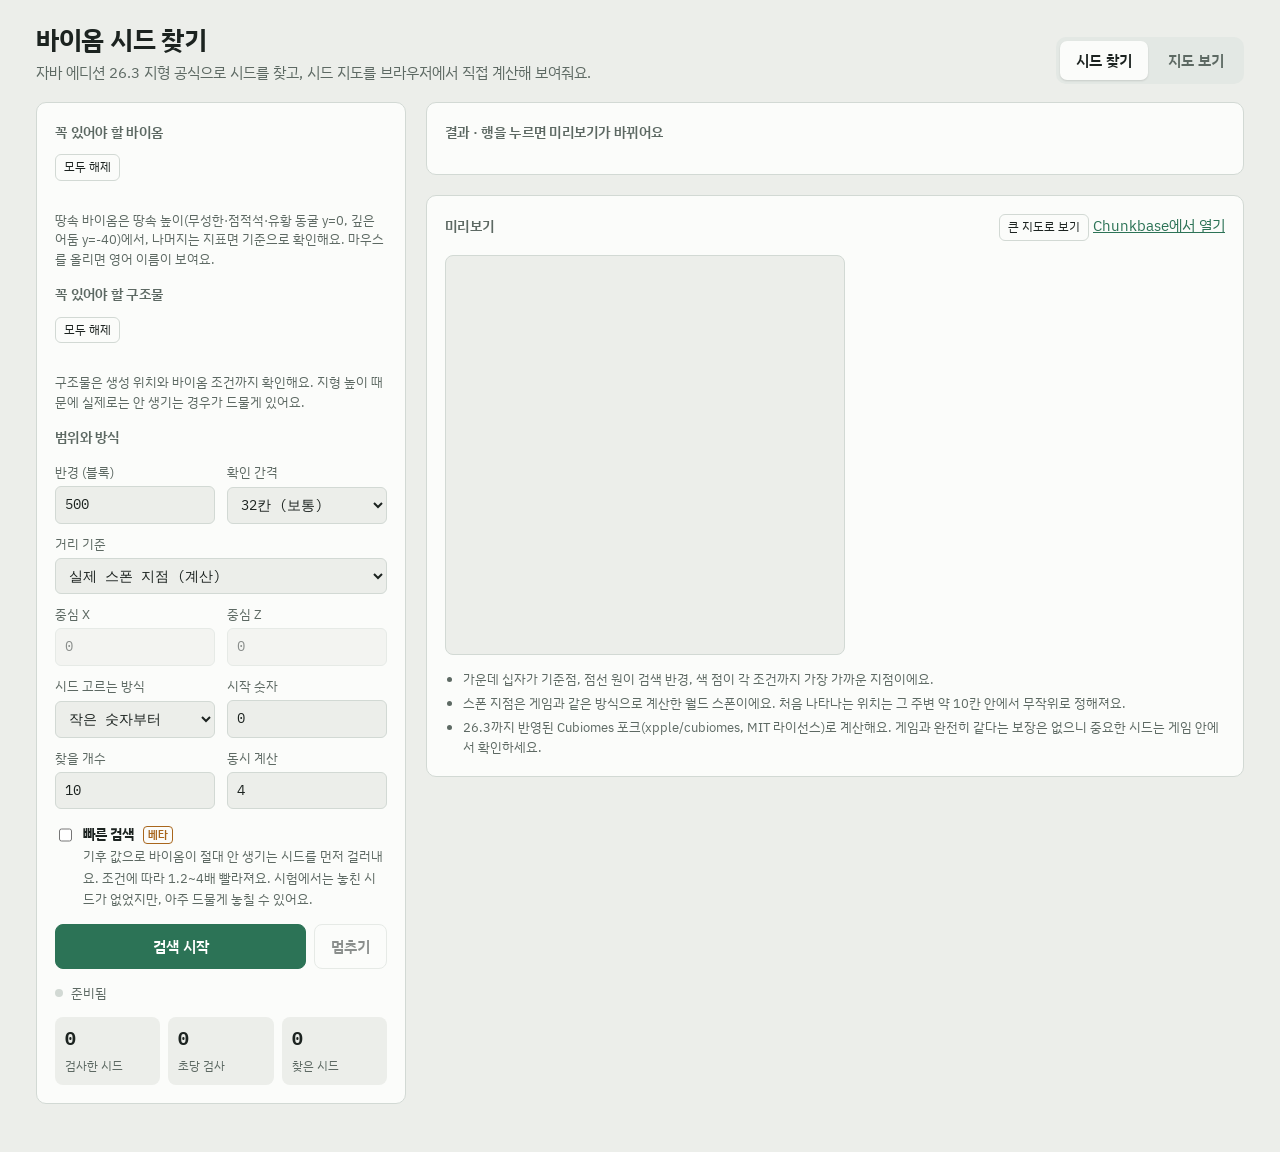
<file: src/seedweb/template2.pre_cave.html>
<!DOCTYPE html>
<html lang="ko">
<head>
<meta charset="utf-8">
<meta name="viewport" content="width=device-width, initial-scale=1">
<title>바이옴 시드 찾기</title>
<link rel="preconnect" href="https://fonts.googleapis.com">
<link rel="preconnect" href="https://fonts.gstatic.com" crossorigin>
<link href="https://fonts.googleapis.com/css2?family=IBM+Plex+Sans+KR:wght@400;500;700&family=IBM+Plex+Mono:wght@400;600&display=swap" rel="stylesheet">
<style>
/* 레이아웃: 상단 탭(시드 찾기 / 지도 보기). 찾기 탭은 왼쪽 조건 패널 + 오른쪽 결과와 미리보기 지도, 지도 탭은 넓은 캔버스 + 옆 정보 패널 */
:root {
  --bg: #eceeea;
  --surface: #fbfcfa;
  --ink: #1c2320;
  --muted: #5d6963;
  --line: #d2d9d4;
  --accent: #2c7356;
  --accent-ink: #ffffff;
  --mark: #a8661c;
  --chip: #e3e8e4;
  --font-body: "IBM Plex Sans KR", "Apple SD Gothic Neo", "Malgun Gothic", sans-serif;
  --font-mono: "IBM Plex Mono", ui-monospace, Consolas, monospace;
  color-scheme: light;
}
@media (prefers-color-scheme: dark) {
  :root:not([data-theme="light"]) {
    --bg: #111513; --surface: #191f1c; --ink: #e5ebe7; --muted: #98a59e;
    --line: #2b3430; --accent: #57b88a; --accent-ink: #0d1411; --mark: #e0a356; --chip: #222a26;
    color-scheme: dark;
  }
}
:root[data-theme="dark"] {
  --bg: #111513; --surface: #191f1c; --ink: #e5ebe7; --muted: #98a59e;
  --line: #2b3430; --accent: #57b88a; --accent-ink: #0d1411; --mark: #e0a356; --chip: #222a26;
  color-scheme: dark;
}
* { box-sizing: border-box; }
html, body { margin: 0; }
body { background: var(--bg); color: var(--ink); font-family: var(--font-body); font-size: 15px; line-height: 1.55; }
.wrap { max-width: 1240px; margin: 0 auto; padding: 24px 16px 48px; display: grid; gap: 18px; }
header { display: flex; justify-content: space-between; align-items: end; gap: 16px; flex-wrap: wrap; }
header h1 { font-size: 26px; line-height: 1.25; margin: 0 0 4px; text-wrap: balance; letter-spacing: -0.01em; }
header p { margin: 0; color: var(--muted); max-width: 68ch; }
.tabs { display: flex; gap: 4px; background: var(--chip); padding: 4px; border-radius: 10px; }
.tabs button { font: inherit; font-weight: 600; border: 0; background: transparent; color: var(--muted); padding: 8px 16px; border-radius: 7px; cursor: pointer; }
.tabs button[aria-selected="true"] { background: var(--surface); color: var(--ink); box-shadow: 0 1px 2px rgba(0,0,0,.12); }
.view[hidden] { display: none !important; }
.grid { display: grid; grid-template-columns: 370px 1fr; gap: 20px; align-items: start; }
@media (max-width: 880px) { .grid { grid-template-columns: 1fr; } }
.panel { background: var(--surface); border: 1px solid var(--line); border-radius: 10px; padding: 18px; display: grid; gap: 14px; min-width: 0; }
.panel h2 { font-size: 14px; margin: 0; color: var(--muted); font-weight: 600; letter-spacing: 0.02em; }
.chips { display: flex; flex-wrap: wrap; gap: 6px; max-height: 300px; overflow-y: auto; padding-right: 4px; }
.chips.short { max-height: none; }
.grp { flex-basis: 100%; font-size: 12px; color: var(--muted); margin-top: 6px; }
.grp:first-child { margin-top: 0; }
.seg { display: flex; border: 1px solid var(--line); border-radius: 8px; overflow: hidden; }
.seg button { flex: 1; border: 0; background: transparent; color: var(--muted); font: inherit; font-size: 13px; padding: 6px 0; cursor: pointer; }
.seg button + button { border-left: 1px solid var(--line); }
.seg button[aria-pressed="true"] { background: var(--chip); color: var(--ink); font-weight: 600; }
.selbar { display: flex; gap: 6px; margin: -2px 0 2px; }
.mini { border: 1px solid var(--line); background: transparent; color: var(--muted); border-radius: 6px; padding: 2px 8px; font: inherit; font-size: 12px; cursor: pointer; }
.mini:hover { color: var(--ink); border-color: var(--ink); }
.chip { display: inline-flex; align-items: center; gap: 6px; border: 1px solid var(--line); background: var(--chip); color: var(--ink); border-radius: 999px; padding: 4px 10px 4px 6px; font: inherit; font-size: 13px; cursor: pointer; }
.chip .sw { width: 12px; height: 12px; border-radius: 3px; border: 1px solid rgba(0,0,0,.25); flex: none; }
.chip .ic { width: 16px; height: 16px; border-radius: 4px; font-size: 10px; font-weight: 700; display: grid; place-items: center; color: #fff; flex: none; }
.chip[aria-pressed="true"] { background: var(--accent); color: var(--accent-ink); border-color: var(--accent); }
.chip:focus-visible, button:focus-visible, input:focus-visible, select:focus-visible, canvas:focus-visible { outline: 2px solid var(--mark); outline-offset: 2px; }
.count { font-size: 12px; color: var(--muted); font-weight: 400; }
.fields { display: grid; grid-template-columns: 1fr 1fr; gap: 10px 12px; }
.field { display: grid; gap: 4px; min-width: 0; }
.field label { font-size: 13px; color: var(--muted); }
.field input, .field select { font: inherit; font-family: var(--font-mono); font-size: 14px; padding: 7px 9px; border: 1px solid var(--line); border-radius: 6px; background: var(--bg); color: var(--ink); width: 100%; }
.field input:disabled { opacity: .5; }
.field.full { grid-column: 1 / -1; }
.hint { font-size: 12.5px; color: var(--muted); margin: 0; }
.check { display: flex; gap: 8px; align-items: flex-start; font-size: 14px; cursor: pointer; }
.check input { margin-top: 4px; width: 16px; height: 16px; accent-color: var(--accent); }
.actions { display: flex; gap: 8px; flex-wrap: wrap; }
button.primary, button.ghost { font: inherit; font-weight: 600; border-radius: 8px; padding: 10px 16px; cursor: pointer; border: 1px solid var(--accent); }
button.primary { background: var(--accent); color: var(--accent-ink); flex: 1; }
button.ghost { background: transparent; color: var(--ink); border-color: var(--line); }
button:disabled { opacity: .5; cursor: default; }
.status { display: grid; grid-template-columns: repeat(3, 1fr); gap: 8px; }
.stat { background: var(--bg); border-radius: 8px; padding: 8px 10px; }
.stat b { display: block; font-family: var(--font-mono); font-size: 18px; font-variant-numeric: tabular-nums; }
.stat span { font-size: 12px; color: var(--muted); }
.state { font-size: 13px; display: flex; align-items: center; gap: 8px; color: var(--muted); }
.dot { width: 8px; height: 8px; border-radius: 50%; background: var(--line); }
.state.on .dot { background: var(--accent); animation: pulse 1s infinite alternate; }
@keyframes pulse { to { opacity: .35; } }
@media (prefers-reduced-motion: reduce) { .state.on .dot { animation: none; } }
.right { display: grid; gap: 20px; min-width: 0; }
.tablewrap { overflow-x: auto; }
table { width: 100%; border-collapse: collapse; font-size: 14px; }
th, td { text-align: left; padding: 8px 10px; border-bottom: 1px solid var(--line); white-space: nowrap; }
th { font-size: 12.5px; color: var(--muted); font-weight: 600; }
td.num { font-family: var(--font-mono); font-variant-numeric: tabular-nums; }
td .sub { color: var(--muted); }
tr.row { cursor: pointer; }
tr.row:hover td { background: var(--chip); }
tr.row.sel td { background: color-mix(in srgb, var(--accent) 14%, transparent); }
.seed { font-family: var(--font-mono); font-weight: 600; }
.tag { font-size: 11px; color: var(--mark); border: 1px solid var(--mark); border-radius: 4px; padding: 0 4px; margin-left: 6px; font-weight: 600; }
.mini { font: inherit; font-size: 12px; padding: 3px 8px; border-radius: 6px; border: 1px solid var(--line); background: transparent; color: var(--ink); cursor: pointer; }
.empty { color: var(--muted); font-size: 14px; padding: 12px 2px; }
.mapbox { display: grid; grid-template-columns: minmax(0, 400px) 1fr; gap: 16px; align-items: start; }
@media (max-width: 640px) { .mapbox { grid-template-columns: 1fr; } }
#preview { width: 100%; height: auto; border-radius: 8px; border: 1px solid var(--line); image-rendering: pixelated; background: var(--bg); }
.legend { display: grid; gap: 6px; font-size: 13px; }
.legend div { display: flex; align-items: center; gap: 8px; }
.legend .sw { width: 14px; height: 14px; border-radius: 3px; border: 1px solid rgba(0,0,0,.25); flex: none; }
.maphead { display: flex; justify-content: space-between; align-items: baseline; gap: 8px; flex-wrap: wrap; }
a { color: var(--accent); }
.notes { font-size: 13px; color: var(--muted); display: grid; gap: 4px; margin: 0; padding-left: 18px; }
/* map tab */
.mapgrid { display: grid; grid-template-columns: 1fr 320px; gap: 16px; align-items: start; }
@media (max-width: 960px) { .mapgrid { grid-template-columns: 1fr; } }
.mapstage { position: relative; border-radius: 10px; overflow: hidden; border: 1px solid var(--line); background: #0b0f0d; height: min(72vh, 680px); min-height: 360px; touch-action: none; }
#bigmap { width: 100%; height: 100%; display: block; cursor: grab; }
#bigmap.drag { cursor: grabbing; }
.overlay { position: absolute; left: 10px; bottom: 10px; background: rgba(12,16,14,.78); color: #e8eee9; font-family: var(--font-mono); font-size: 12.5px; padding: 6px 9px; border-radius: 6px; pointer-events: none; font-variant-numeric: tabular-nums; }
.zoom { position: absolute; right: 10px; top: 10px; display: grid; gap: 4px; }
.zoom button { width: 34px; height: 34px; font: inherit; font-weight: 700; font-size: 18px; border-radius: 6px; border: 1px solid rgba(255,255,255,.25); background: rgba(12,16,14,.78); color: #e8eee9; cursor: pointer; }
.pop { position: absolute; z-index: 5; background: rgba(12,16,14,.94); color: #e8eee9; font-size: 13px; padding: 10px 12px 10px; border-radius: 10px; min-width: 190px; box-shadow: 0 6px 20px rgba(0,0,0,.35); display: none; }
.pop .hd { display: flex; align-items: center; gap: 8px; font-weight: 600; margin-bottom: 6px; padding-right: 18px; }
.pop .x { position: absolute; top: 4px; right: 6px; background: none; border: 0; color: #9aa59d; font-size: 16px; cursor: pointer; padding: 2px 4px; }
.pop .co { font-family: ui-monospace, Menlo, monospace; font-size: 12.5px; line-height: 1.6; }
.pop .co .d { color: #9aa59d; }
.pop .row { display: flex; align-items: center; gap: 10px; margin-top: 8px; }
.pop .cp { border: 1px solid #4b5a50; background: #1f2a24; color: #e8eee9; border-radius: 6px; padding: 4px 9px; font: inherit; font-size: 12px; cursor: pointer; }
.pop label { display: inline-flex; align-items: center; gap: 5px; cursor: pointer; font-size: 12.5px; }
.tip { position: absolute; pointer-events: none; background: rgba(12,16,14,.88); color: #e8eee9; font-size: 12.5px; padding: 5px 8px; border-radius: 6px; white-space: nowrap; transform: translate(12px, -50%); display: none; }
.seedbar { display: flex; gap: 8px; flex-wrap: wrap; }
.seedbar input { flex: 1; min-width: 180px; font-family: var(--font-mono); font-size: 15px; padding: 8px 10px; border: 1px solid var(--line); border-radius: 6px; background: var(--bg); color: var(--ink); }
.list { display: grid; gap: 2px; font-size: 13px; max-height: 260px; overflow-y: auto; }
.list button { font: inherit; text-align: left; display: grid; grid-template-columns: 18px 1fr auto; gap: 8px; align-items: center; background: transparent; border: 0; border-radius: 6px; padding: 4px 6px; color: var(--ink); cursor: pointer; }
.list button:hover { background: var(--chip); }
.list .ic { width: 16px; height: 16px; border-radius: 4px; font-size: 10px; font-weight: 700; display: grid; place-items: center; color: #fff; }
.list .d { font-family: var(--font-mono); color: var(--muted); font-variant-numeric: tabular-nums; }
.kv { display: grid; grid-template-columns: auto 1fr; gap: 4px 10px; font-size: 13px; }
.kv dt { color: var(--muted); }
.kv dd { margin: 0; font-family: var(--font-mono); }
</style>
</head>
<body>
<div class="wrap">
  <header>
    <div>
      <h1>바이옴 시드 찾기</h1>
      <p>자바 에디션 26.3 지형 공식으로 시드를 찾고, 시드 지도를 브라우저에서 직접 계산해 보여줘요.</p>
    </div>
    <div class="tabs" role="tablist">
      <button role="tab" id="tabSearch" aria-selected="true" aria-controls="viewSearch" type="button">시드 찾기</button>
      <button role="tab" id="tabMap" aria-selected="false" aria-controls="viewMap" type="button">지도 보기</button>
    </div>
  </header>

  <!-- ================= SEARCH ================= -->
  <div class="view" id="viewSearch" role="tabpanel">
    <div class="grid">
      <section class="panel" aria-label="검색 조건">
        <h2>꼭 있어야 할 바이옴 <span class="count" id="bCount"></span></h2>
        <div class="selbar"><button type="button" class="mini" id="bNone">모두 해제</button></div>
        <div class="chips" id="chips"></div>
        <p class="hint">땅속 바이옴은 땅속 높이(무성한·점적석·유황 동굴 y=0, 깊은 어둠 y=-40)에서, 나머지는 지표면 기준으로 확인해요. 마우스를 올리면 영어 이름이 보여요.</p>

        <h2>꼭 있어야 할 구조물 <span class="count" id="sCount"></span></h2>
        <div class="selbar"><button type="button" class="mini" id="sNone">모두 해제</button></div>
        <div class="chips short" id="schips"></div>
        <p class="hint">구조물은 생성 위치와 바이옴 조건까지 확인해요. 지형 높이 때문에 실제로는 안 생기는 경우가 드물게 있어요.</p>

        <h2>범위와 방식</h2>
        <div class="fields">
          <div class="field"><label for="radius">반경 (블록)</label><input id="radius" type="number" min="64" max="5000" step="50" value="500"></div>
          <div class="field"><label for="step">확인 간격</label>
            <select id="step"><option value="16">16칸 (정밀)</option><option value="32" selected>32칸 (보통)</option><option value="64">64칸 (빠름)</option></select></div>
          <div class="field full"><label for="center">거리 기준</label>
            <select id="center"><option value="spawn" selected>실제 스폰 지점 (계산)</option><option value="coord">직접 입력한 좌표</option></select></div>
          <div class="field"><label for="cx">중심 X</label><input id="cx" type="number" value="0" disabled></div>
          <div class="field"><label for="cz">중심 Z</label><input id="cz" type="number" value="0" disabled></div>
          <div class="field"><label for="mode">시드 고르는 방식</label>
            <select id="mode"><option value="small">작은 숫자부터</option><option value="random">무작위</option></select></div>
          <div class="field"><label for="start">시작 숫자</label><input id="start" type="number" min="0" value="0"></div>
          <div class="field"><label for="target">찾을 개수</label><input id="target" type="number" min="1" max="200" value="10"></div>
          <div class="field"><label for="threads">동시 계산</label><input id="threads" type="number" min="1" max="32" value="4"></div>
        </div>
        <label class="check" for="fast"><input id="fast" type="checkbox"> <span><b>빠른 검색</b> <span class="tag">베타</span><br><span class="hint">기후 값으로 바이옴이 절대 안 생기는 시드를 먼저 걸러내요. 조건에 따라 1.2~4배 빨라져요. 시험에서는 놓친 시드가 없었지만, 아주 드물게 놓칠 수 있어요.</span></span></label>
        <div class="actions">
          <button class="primary" id="go" type="button">검색 시작</button>
          <button class="ghost" id="stop" type="button" disabled>멈추기</button>
        </div>
        <div class="state" id="state"><span class="dot"></span><span id="stateText">준비됨</span></div>
        <div class="status">
          <div class="stat"><b id="checked">0</b><span>검사한 시드</span></div>
          <div class="stat"><b id="rate">0</b><span>초당 검사</span></div>
          <div class="stat"><b id="found">0</b><span>찾은 시드</span></div>
        </div>
      </section>

      <div class="right">
        <section class="panel" aria-label="결과">
          <h2>결과 · 행을 누르면 미리보기가 바뀌어요</h2>
          <div class="tablewrap"><table id="results"></table></div>
        </section>
        <section class="panel" aria-label="미리보기">
          <div class="maphead"><h2 id="pvTitle">미리보기</h2><span><button class="mini" type="button" id="pvOpen">큰 지도로 보기</button> <a id="cbLink" href="https://www.chunkbase.com/apps/seed-map" target="_blank" rel="noopener">Chunkbase에서 열기</a></span></div>
          <div class="mapbox">
            <canvas id="preview" width="240" height="240" aria-label="선택한 시드의 바이옴 미리보기"></canvas>
            <div class="legend" id="legend"></div>
          </div>
          <ul class="notes">
            <li>가운데 십자가 기준점, 점선 원이 검색 반경, 색 점이 각 조건까지 가장 가까운 지점이에요.</li>
            <li>스폰 지점은 게임과 같은 방식으로 계산한 월드 스폰이에요. 처음 나타나는 위치는 그 주변 약 10칸 안에서 무작위로 정해져요.</li>
            <li>26.3까지 반영된 Cubiomes 포크(xpple/cubiomes, MIT 라이선스)로 계산해요. 게임과 완전히 같다는 보장은 없으니 중요한 시드는 게임 안에서 확인하세요.</li>
          </ul>
        </section>
      </div>
    </div>
  </div>

  <!-- ================= MAP ================= -->
  <div class="view" id="viewMap" role="tabpanel" hidden>
    <div class="mapgrid">
      <div class="mapstage" id="stage">
        <canvas id="bigmap" tabindex="0" aria-label="시드 지도. 끌어서 이동, 휠로 확대 축소"></canvas>
        <div class="zoom"><button type="button" id="zin" aria-label="확대">+</button><button type="button" id="zout" aria-label="축소">−</button><button type="button" id="zhome" aria-label="기준점으로 이동" title="스폰(엔드는 중앙 섬)으로 이동" style="font-size:16px">★</button></div>
        <div class="overlay" id="cursorInfo">X 0, Z 0</div>
        <div class="tip" id="tip"></div>
        <div class="pop" id="pop" role="dialog" aria-label="구조물 정보"></div>
      </div>
      <aside class="panel" aria-label="지도 설정">
        <h2>시드</h2>
        <div class="seedbar"><input id="mapSeed" type="text" inputmode="numeric" value="7387" aria-label="시드"><button class="primary" id="mapGo" type="button" style="flex:none">열기</button></div>
        <p class="hint" id="mapMsg">숫자나 글자 시드 모두 넣을 수 있어요. 글자는 게임과 같은 방식으로 숫자로 바꿔요.</p>
        <dl class="kv" id="mapInfo"></dl>
        <h2>차원</h2>
        <div class="seg" id="dimSeg" role="group" aria-label="차원"><button type="button" data-dim="0" aria-pressed="true">오버월드</button><button type="button" data-dim="-1" aria-pressed="false">네더</button><button type="button" data-dim="1" aria-pressed="false">엔드</button></div>
        <h2>표시할 구조물</h2>
        <div class="selbar"><button type="button" class="mini" id="mAll">모두 선택</button><button type="button" class="mini" id="mNone">모두 해제</button></div>
        <div class="chips short" id="mchips"></div>
        <p class="hint" id="hiddenNote"></p>
        <h2 id="nearTitle">스폰에서 가까운 구조물</h2>
        <div class="list" id="nearList"><span class="hint">불러오는 중…</span></div>
      </aside>
    </div>
  </div>
</div>

<script>
const WASM_B64 = "__WASM__";
const COLORS = __COLORS__;
COLORS[186] = "c9cac2";
// 엔드: 섬이 있는 곳은 엔드 돌 색, 작은 섬 지대는 거의 빈 공간이라 어둡게
COLORS[9] = "d9d29e"; COLORS[41] = "c4bc86"; COLORS[42] = "e0d9a8"; COLORS[43] = "a8a074"; COLORS[40] = "b9b088"; COLORS[-2] = "120f1a";
const BIOMES = [
  {id:-1, name:"바다 (모든 종류)", en:"", g:"묶음", y:256, color:"2a4fb0"},
  {id:-2, name:"악지 (모든 종류)", en:"", g:"묶음", y:256, color:"d25f12"},
  {id:186, name:"창백한 정원", en:"pale_garden", g:"희귀", y:256},
  {id:184, name:"맹그로브 늪", en:"mangrove_swamp", g:"희귀", y:256},
  {id:185, name:"벚나무 숲", en:"cherry_grove", g:"희귀", y:256},
  {id:14, name:"버섯 들판", en:"mushroom_fields", g:"희귀", y:256},
  {id:140, name:"얼음 가시 평원", en:"ice_spikes", g:"희귀", y:256},
  {id:165, name:"침식된 악지", en:"eroded_badlands", g:"희귀", y:256},
  {id:168, name:"대나무 정글", en:"bamboo_jungle", g:"희귀", y:256},
  {id:129, name:"해바라기 평원", en:"sunflower_plains", g:"희귀", y:256},
  {id:132, name:"꽃 숲", en:"flower_forest", g:"희귀", y:256},
  {id:188, name:"얼룩진 숲 (단풍)", en:"dappled_forest", g:"희귀", y:256},
  {id:1, name:"평원", en:"plains", g:"평원·숲", y:256},
  {id:4, name:"숲", en:"forest", g:"평원·숲", y:256},
  {id:27, name:"자작나무 숲", en:"birch_forest", g:"평원·숲", y:256},
  {id:155, name:"원시 자작나무 숲", en:"old_growth_birch_forest", g:"평원·숲", y:256},
  {id:29, name:"어두운 숲", en:"dark_forest", g:"평원·숲", y:256},
  {id:177, name:"목초지", en:"meadow", g:"평원·숲", y:256},
  {id:6, name:"늪", en:"swamp", g:"평원·숲", y:256},
  {id:7, name:"강", en:"river", g:"평원·숲", y:256},
  {id:2, name:"사막", en:"desert", g:"따뜻한 곳", y:256},
  {id:35, name:"사바나", en:"savanna", g:"따뜻한 곳", y:256},
  {id:36, name:"사바나 고원", en:"savanna_plateau", g:"따뜻한 곳", y:256},
  {id:163, name:"바람이 세찬 사바나", en:"windswept_savanna", g:"따뜻한 곳", y:256},
  {id:21, name:"정글", en:"jungle", g:"따뜻한 곳", y:256},
  {id:23, name:"듬성듬성한 정글", en:"sparse_jungle", g:"따뜻한 곳", y:256},
  {id:37, name:"악지", en:"badlands", g:"따뜻한 곳", y:256},
  {id:38, name:"나무가 우거진 악지", en:"wooded_badlands", g:"따뜻한 곳", y:256},
  {id:5, name:"타이가", en:"taiga", g:"추운 곳", y:256},
  {id:30, name:"눈 덮인 타이가", en:"snowy_taiga", g:"추운 곳", y:256},
  {id:32, name:"원시 소나무 타이가", en:"old_growth_pine_taiga", g:"추운 곳", y:256},
  {id:160, name:"원시 가문비나무 타이가", en:"old_growth_spruce_taiga", g:"추운 곳", y:256},
  {id:12, name:"눈 덮인 평원", en:"snowy_plains", g:"추운 곳", y:256},
  {id:11, name:"얼어붙은 강", en:"frozen_river", g:"추운 곳", y:256},
  {id:26, name:"눈 덮인 해변", en:"snowy_beach", g:"추운 곳", y:256},
  {id:3, name:"바람이 세찬 언덕", en:"windswept_hills", g:"산", y:256},
  {id:131, name:"바람이 세찬 자갈 언덕", en:"windswept_gravelly_hills", g:"산", y:256},
  {id:34, name:"바람이 세찬 숲", en:"windswept_forest", g:"산", y:256},
  {id:178, name:"수림", en:"grove", g:"산", y:256},
  {id:179, name:"눈 덮인 비탈", en:"snowy_slopes", g:"산", y:256},
  {id:180, name:"뾰족한 봉우리", en:"jagged_peaks", g:"산", y:256},
  {id:181, name:"얼어붙은 봉우리", en:"frozen_peaks", g:"산", y:256},
  {id:182, name:"바위 봉우리", en:"stony_peaks", g:"산", y:256},
  {id:16, name:"해변", en:"beach", g:"물가·바다", y:256},
  {id:25, name:"돌 해안", en:"stony_shore", g:"물가·바다", y:256},
  {id:0, name:"바다", en:"ocean", g:"물가·바다", y:256},
  {id:24, name:"깊은 바다", en:"deep_ocean", g:"물가·바다", y:256},
  {id:44, name:"따뜻한 바다", en:"warm_ocean", g:"물가·바다", y:256},
  {id:45, name:"미지근한 바다", en:"lukewarm_ocean", g:"물가·바다", y:256},
  {id:48, name:"깊고 미지근한 바다", en:"deep_lukewarm_ocean", g:"물가·바다", y:256},
  {id:46, name:"차가운 바다", en:"cold_ocean", g:"물가·바다", y:256},
  {id:49, name:"깊고 차가운 바다", en:"deep_cold_ocean", g:"물가·바다", y:256},
  {id:10, name:"얼어붙은 바다", en:"frozen_ocean", g:"물가·바다", y:256},
  {id:50, name:"깊고 얼어붙은 바다", en:"deep_frozen_ocean", g:"물가·바다", y:256},
  {id:175, name:"무성한 동굴", en:"lush_caves", g:"땅속", y:0, under:true},
  {id:174, name:"점적석 동굴", en:"dripstone_caves", g:"땅속", y:0, under:true},
  {id:183, name:"깊은 어둠", en:"deep_dark", g:"땅속", y:-40, under:true},
  {id:187, name:"유황 동굴", en:"sulfur_caves", g:"땅속", y:0, under:true},
];
const NAME = {}; for (const b of BIOMES) if (b.id >= 0) NAME[b.id] = b.name;
Object.assign(NAME, { [-2]: "허공", 8: "네더 황무지", 170: "영혼 모래 골짜기", 171: "진홍빛 숲", 172: "뒤틀린 숲", 173: "현무암 삼각주", 9: "디 엔드", 40: "작은 엔드 섬", 41: "엔드 중지대", 42: "엔드 고지대", 43: "엔드 불모지" });
const colorOf = b => "#" + (b.color || COLORS[b.id] || "888888");
const STRUCTS = [
  {id:5,  name:"마을", ic:"마", c:"#b7791f"},
  {id:13, name:"고대 도시", ic:"고", c:"#1f3b57"},
  {id:25, name:"시련의 방", ic:"시", c:"#b8642c"},
  {id:27, name:"엔드 유적", ic:"엔", c:"#6b3fa0"},
  {id:9,  name:"삼림 대저택", ic:"저", c:"#5a3a22"},
  {id:8,  name:"바다 신전", ic:"신", c:"#1b8a8f"},
  {id:7,  name:"난파선", ic:"난", c:"#7a5b3a"},
  {id:6,  name:"바다 유적", ic:"유", c:"#3d7a6a"},
  {id:14, name:"묻힌 보물", ic:"보", c:"#c49a12"},
  {id:2,  name:"정글 사원", ic:"정", c:"#4c7a1e"},
  {id:1,  name:"사막 피라미드", ic:"피", c:"#c9a347"},
  {id:3,  name:"마녀 오두막", ic:"오", c:"#4a5a3a"},
  {id:4,  name:"이글루", ic:"이", c:"#8fb3c9"},
  {id:10, name:"약탈자 전초기지", ic:"약", c:"#5b5f66"},
  {id:11, name:"폐허가 된 차원문", ic:"차", c:"#7b3fbf"},
  {id:24, name:"길의 잔해", ic:"길", c:"#9a6b4f"},
  {id:26, name:"버려진 캠프", ic:"캠", c:"#c0562a"},
  // 지도 전용 (시드 찾기 조건에는 안 들어감)
  {id:15, name:"폐광", map:true},
  {id:17, name:"자수정 정동", map:true},
  {id:100, name:"스포너 (동굴 거미)", map:true},
  {id:101, name:"스포너 (좀벌레)", map:true},
  {id:18, name:"네더 요새", dim:-1, map:true},
  {id:19, name:"보루 잔해", dim:-1, map:true},
  {id:12, name:"폐허가 된 차원문", dim:-1, map:true},
  {id:20, name:"네더 화석", dim:-1, map:true},
  {id:102, name:"스포너 (블레이즈)", dim:-1, map:true},
  {id:21, name:"엔드 도시", dim:1, map:true},
  {id:121, name:"엔드 도시 (엔드 배)", dim:1, map:true},
  {id:22, name:"엔드 관문", dim:1, map:true},
];
for (const s of STRUCTS) s.dim = s.dim || 0;
const SEARCH_STRUCTS = STRUCTS.filter(s => !s.map);
const SMALL_ST = new Set([17, 100, 20, 15, 22]); // 아주 촘촘한 것은 항상 작게
const GLOBAL_ST = new Set([27, 101]); // 월드 전체를 한 번에 계산하는 것 (엔드 유적 128개)
const SNAME = {}; const SBY = {}; for (const s of STRUCTS) { SNAME[s.id] = s.name; SBY[s.id] = s; }
// 구조물 아이콘: 16×16 도트. 각 구조물의 대표 특징(종, 차원문 틀, 열쇠 등)을 단순하게 새로 그림
const PIX_PAL = {"k": "#17181b", "w": "#f4f4f4", "y": "#f2c230", "Y": "#b07d12", "o": "#e07b28", "O": "#a24d14", "b": "#8a5a2c", "B": "#4e2f15", "g": "#5fae3c", "G": "#2e6a28", "t": "#35d0c0", "T": "#11615f", "p": "#a35ae0", "P": "#4b1c7a", "s": "#9a9a9a", "S": "#5c5c5c", "d": "#3b3f47", "D": "#24272d", "c": "#9fe8ff", "n": "#ecd796", "N": "#c9a55a", "r": "#d63a3a", "R": "#8e1f1f", "m": "#6f8f4c", "i": "#eef6fa", "I": "#b3c9d6", "v": "#63b8a6", "V": "#2c6e64", "e": "#d9d6a4", "E": "#97946a", "l": "#3fd69c", "x": "#0d0d12", "q": "#4fa08b", "Q": "#2b6656", "u": "#4fd3f2", "L": "#5dffb0", "j": "#1d8f5c", "h": "#b86a43", "H": "#7f4428", "z": "#c8b39a", "Z": "#8f8172", "a": "#3a8fd6", "f": "#7a4a2a", "F": "#4a2a16", "1": "#5a2428", "2": "#33151a", "3": "#2b2731", "4": "#45404d", "5": "#b38ab3", "6": "#7d5a82", "7": "#e8e2f0", "8": "#c9a24a", "9": "#3e2a6b", "0": "#d49df2", "!": "#8c5bd1", "@": "#f4f0e0", "#": "#bdb59a", "$": "#6b6b6b", "%": "#2a3a4a", "^": "#c23b3b", "&": "#f0c23a", "*": "#ff9d2e", "(": "#a0a0a8", ")": "#55565c", "-": "#1a1a20", "+": "#2e8b8b"};
const PIX = {"5": ["................", ".......kk.......", "......kYYk......", ".....kyyyyk.....", "....kyyyyyyk....", "....kywyyyyk....", "....kywyyyyk....", "....kyyyyyyk....", "...kyyyyyyyyk...", "...kyyyyyyyyk...", "..kyyyyyyyyyyk..", "..kYYYYYYYYYYk..", "...kkkkkkkkkk...", ".......kYk......", "........k.......", "................"], "13": ["................", "................", "kkkkkkkkkkkkkkkk", "kswswswswswswswk", "kwkkkkkkkkkkkksk", "kskDDDDDDDDDDkwk", "kwkDDTDDDDDDDksk", "kskDDDDDDDTDDkwk", "kwkDDDDDDDDDDksk", "kskkkkkkkkkkkkwk", "kswswswswswswswk", "kkkkkkkkkkkkkkkk", ".k..k..k..k..k..", "kck.kck.kck.kck.", "kuukuuukuuukuuuk", "kkkkkkkkkkkkkkkk"], "25": ["................", "................", "...kkkk.........", "..kooook........", ".kooyyook.......", ".kok..kokkkkkkk.", ".kyk..koooooooyk", ".kok..kokkkkokok", ".koOkkOok..kokok", "..kOooOk...kkkk.", "...kkkk.........", "................", "................", "................", "................", "................"], "27": ["..kkkkkkkkkkk...", "..keLEeLEeLEk...", "kkkEjEEjEEjEkkk.", "keExxxxxxxxxEek.", "kLjxxcxxxxxxjLk.", "kEExxxxxxcxxEEk.", "keExxxxxxxxxEek.", "kLjxxxxxxxxxjLk.", "kEExcxxxxxxxEEk.", "keExxxxxcxxxEek.", "kLjxxxxxxxcxjLk.", "kEExxxxxxxxxEEk.", "kkkEjEEjEEjEkkk.", "..keLEeLEeLEk...", "..kkkkkkkkkkk...", "................"], "9": ["................", "................", "......kkkkkkkkk.", ".....kBBBBBBBBBk", ".....kkkkkkkkkkk", "......kbcbbbcbk.", "......kSSSSSSSk.", "kkkkkkkkkkkkkkkk", "kBBBBBBBBBBBBBBk", "kkkkkkkkkkkkkkkk", "kbcbbcbbcbbcbbck", "kSSSSSSSSSSSSSSk", "kbbbbbbkkbbbbbbk", "kbbbbbbkkbbbbbbk", "kSSSSSSSSSSSSSSk", "kkkkkkkkkkkkkkkk"], "8": ["................", "................", ".......kk.......", "......kwwk......", ".....kvVVvk.....", "....kkkkkkkk....", "...kwvvVVvvwk...", "...kkkkkkkkkk...", "..kwvVvvvvVvwk..", "..kkkkkkkkkkkk..", ".kwvvVvvvvVvvwk.", ".kvVvvvVVvvvVvk.", ".kkkkkkkkkkkkkk.", "................", "................", "................"], "7": [".....B..........", ".....B..........", ".....B....B.....", "..BBBBBBBBBBBB..", ".....B....B.....", ".....B....B.....", "..BBBBBB..B.....", ".k...B....B.....", "kfk..B....B.kk..", "kffkkBkkkkBkffkk", "kfffffffffffffkf", ".kfFfffffffffffk", "..kfffFffffffkfk", "...kfffffFfffkk.", "....kfffffffkfk.", ".....kFFFFFk.k.."], "6": ["................", "................", "....kkk.........", "....ksk.........", "...kssk......kk.", "...kSsk.....kgk.", "...ksSk.....kgk.", "...kssk..kk.kgk.", "...ksskkkssk.kgk", "...kSsksSssk.kGk", "...ksskssSsk.kgk", "..kssssssssskkgk", "..kmssSssmsssskk", ".kmmsssssssmmmsk", ".kkkkkkkkkkkkkkk", "................"], "14": ["................", "................", "..kkkkkkkkkkkk..", ".kbbbbbbbbbbbbk.", ".kbBBBBBBBBBBbk.", ".kbbbbbbbbbbbbk.", ".kSbbbbbbbbbbSk.", ".kkkkkyyyykkkkk.", ".kSbbbyYYybbbSk.", ".kbbbbyyyybbbbk.", ".kbbbbbkkbbbbbk.", ".kbbbbbbbbbbbbk.", ".kBBBBBBBBBBBBk.", ".kSBBBBBBBBBBSk.", ".kkkkkkkkkkkkkk.", "................"], "2": ["................", "................", "...kkkkkkkkkk...", "...ksgssgsSsk...", "...kGsSssssGk...", "...kGssgsssGk...", "...ksssSsgssk...", "kkkkkkkkkkkkkkkk", "kssgsSssssssgssk", "kGsssgsssSssssGk", "kGssssxxxxsSssGk", "kGsSgsxxxxssgsGk", "kGssssxxxxssssGk", "kssgssxxxxSsssgk", "kGssssxxxxssgsGk", "kkkkkkkkkkkkkkkk"], "1": ["................", ".kkk........kkk.", "kknkk......kknkk", "knnnk......knnnk", "koook..kk..koook", "konok.knNk.konok", "koookknnnNkkoook", "knonknnnnNNknonk", "knnnkkkkkkkknnnk", "knonknonnonknonk", "knnnknnkknnknnnk", "knonknkxxknknonk", "knnnknkxxknknnnk", "knNnknkxxknknNnk", "knNNknkxxknknNNk", "kkkkkkkkkkkkkkkk"], "3": ["................", "................", ".kkkkkkkkkkkkkk.", "kBBBBBBBBBBBBBBk", "kkkkkkkkkkkkkkkk", "..kbbbbbbbbbbk..", "..kbkkkbbbkkbk..", "..kbkpkbbbkxbk..", "..kbkkkbbbkxbk..", "..kbbbbbbbkxbk..", "..kkkkkkkkkkkk..", "...kbk....kbk...", "...kbk....kbk...", "qqqkbkqqqqkbkqqq", "QqqQqqqQqqqQqqqQ", "QQQQQQQQQQQQQQQQ"], "4": ["................", "................", ".....kkkkkk.....", "...kkiiiiiikk...", "..kiiIiiiiiIik..", ".kiiiiiiiiiiiik.", ".kiIiiiiIiiiiik.", "kiiiiiiiiiiiIiik", "kiiiIiiiiiiiiiik", "kiiiiiiiikkkkiik", "kiIiiiiikiiiikIk", "kiiiiiiikIccIkik", "kiiiiIiikIccIkik", "kkkkkkkkkkkkkkkk", "................", "................"], "10": [".....kkkkkk.....", "...kkBBBBBBkk...", "..kBBBBBBBBBBk..", "..kkkkkkkkkkkk..", "..kBkbkbbkbkBk..", "..kBnnnnnnnnBk..", "..kkkkkkkkkkkk..", "....kBbBBbBk....", "....kBbBBbBk....", "....kSbBBbSk....", "....kBbBBbBk....", ".kk.kBbBBbBk.kk.", ".kBkkkkkkkkkkBk.", ".kBsSssSssSssBk.", ".kBssSssssSssBk.", ".kkkkkkkkkkkkkk."], "11": ["................", "....kkkkk.......", "...kxxPxxkkk....", "...kxkkkkPxk....", "...kxkpppkxk....", "...kPkpPpkxk....", "...kxkpppk.k....", "...kxkppPk......", "...kxkpppkkk....", "...kxkpPpkxk....", "...kPkkkkkxk....", "...kxxxPxxxk....", "...kkkkkkkkk....", "................", "................", "................"], "24": ["................", "................", ".kkkkk..........", ".khhHk..........", ".kHhhk...kkkkkk.", ".khhHk...khHhhk.", ".kHhhk...khhhHk.", ".khhHk...kHaahk.", ".kHhhkk..khayhk.", ".khhHhk..khhhHk.", "kkkkkkkkkkkkkkkk", "kzZzzzZzzzzZzzZk", "kZzzZzzzZzzzzZzk", "kzzZzzzZzzZzzzzk", "kkkkkkkkkkkkkkkk", "................"], "26": ["................", "................", "......kkkk......", ".....kwwwIk.....", "....kwwwwwIk....", "...kwwwwwwwIk...", "..kwwwkkkkwwIk..", ".kwwwkxxxxkwwIk.", ".kwwkzxxxxzkwIk.", "kwwwkzxxxxzkwwIk", "kwwwkzxxxxzkwwIk", "kkkkkzxxxxzkkkkk", "....kkkkkkkk....", "....kbSSSSbk....", "....kbbkbbbk....", "....kkkkkkkk...."], "spawn": ["................", ".....kkkkkk.....", "...kk((((((kk...", "..k((IIIIII((k..", "..k(IIIr^IIII(k.", ".k(IIIIr^IIII(k.", ".k(IIIIr^IIIII(k", ".k(IIIIkkIIIII(k", ".k(IIIIssIIIII(k", ".k(IIIIssIIIII(k", ".k(IIIIssIIII(k.", "..k(IIIIIIII(k..", "..k((IIIIII((k..", "...kk((((((kk...", ".....kkkkkk.....", "................"], "15": ["................", "kkkkkkkkkkkkkkkk", "kbbbbbbbbbbbbbbk", "kBBBBBBBBBBBBBBk", "kkkkkkkkkkkkkkkk", ".kbBk......kbBk.", ".kbBkxxxxxxkbBk.", ".kbBkxxxxxxkbBk.", ".kbBkxsxxsxkbBk.", ".kbBkbsbbsbkbBk.", ".kbBkxsxxsxkbBk.", ".kbBkbsbbsbkbBk.", ".kbBkxsxxsxkbBk.", "kbBkbbsbbsbbkbBk", "kbBkxxsxxsxxkbBk", "kkkkkkkkkkkkkkkk"], "17": ["................", ".....kkkkkk.....", "...kk$$$$$$kk...", "..k$$@@@@@@$$k..", ".k$@@!!!!!!@@$k.", ".k$@!9900099!@$k", "k$@!9!0099!0!@$k", "k$@!990!99009@$k", "k$@!09!9909!9@$k", "k$@!99009!990@$k", ".k$@!9900099!@$k", ".k$@@!!!!!!@@$k.", "..k$$@@@@@@$$k..", "...kk$$$$$$kk...", ".....kkkkkk.....", "................"], "18": ["................", "..kkkk..........", "..k11k..........", ".kk11kk.........", ".k1111k.........", ".k12k1k.........", "kkkkkkkkkkkkkkkk", "k11211121112111k", "k21112111211121k", "kkkkkkkkkkkkkkkk", ".k1k..k1k..k1k..", ".k1kkkk1kkkk1k..", ".k1k22k1k22k1k..", ".k2k..k2k..k2k..", ".k1k..k1k..k1k..", ".kkk..kkk..kkk.."], "19": ["................", "................", "kkkkkk....kkkkkk", "k3434k....k4343k", "k4343kkkkkk3434k", "k34343434343434k", "kkkkkkkkkkkkkkkk", "k&&&&&&&&&&&&&&k", "kkkkkkkkkkkkkkkk", "k43434kkkk43434k", "k34343kxxk34343k", "k43434kxxk43434k", "k34343kxxk34343k", "k43434kxxk43434k", "k34343kxxk34343k", "kkkkkkkkkkkkkkkk"], "20": ["................", "................", "kkkkkkkkkkkkkkkk", "k@@@@@@@@@@@@@@k", "k##############k", "kkk@kkk@kkk@kkkk", "..k@k.k@k.k@k...", ".k@k.k@k.k@k....", ".k@k.k@k.k@k....", ".k#k.k#k.k#k....", "..k@k.k@k.k@k...", "..k@k.k@k.k@k...", "...k@k.k@k.k@k..", "....kk..kk..kk..", "................", "................"], "21": ["....kkkkkkkk....", "...k55555555k...", "..k5555555555k..", "..kkkkkkkkkkkk..", ".....k5665k.....", ".....k6xx6k.....", "...kkk5665kkk...", "..k5555555555k..", "..kkkkk66kkkkk..", ".....k5665k.....", ".....k5xx5k.....", ".....k5665k.....", ".....k6556k.....", ".....k5xx5k.....", ".....k5665k.....", ".....kkkkkk....."], "121": ["................", "...kk......kk...", "..k77k....k77k..", ".k7(77k..k77(7k.", ".k7((7kkkk7((7k.", "k7((7(7kk7(7((7k", "k7(7((7kk7((7(7k", "k7((7(7kk7(7((7k", "k((7((7kk7((7((k", "k7(7(7k..k7(7(7k", "k(7(7(k..k(7(7(k", "k7(7(k....k(7(7k", "k((7k......k7((k", ".k(k........k(k.", "..k..........k..", "................"], "22": ["................", ".kkkkkkkkkkkkkk.", ".k$)$)$)$)$)$)k.", ".k)$)$)$)$)$)$k.", ".k$)kkkkkkkk)$k.", ".k)$k-+----k$)k.", ".k$)k---0--k)$k.", ".k)$k-0----k$)k.", ".k$)k----+-k)$k.", ".k)$k--+---k$)k.", ".k$)k-----0k)$k.", ".k)$kkkkkkkk$)k.", ".k$)$)$)$)$)$)k.", ".k)$)$)$)$)$)$k.", ".kkkkkkkkkkkkkk.", "................"], "100": ["kkkkkkkkkkkkk...", "k$$$$$$$$$$$k...", "k$-)-)-)-)-$k...", "k$-)-)-)-)-$k...", "k$-)-)-)-)-$k...", "k$$$$$$$$$$$k...", "k$-)-)-)-)-$k...", "k$-)-)-kkkkkkkkk", "k$-)-)-k%%%%%%%k", "k$$$$$$k%^%%%^%k", "k$-)-)-k%%^%^%%k", "k$$$$$$k%%%%%%%k", "kkkkkkkk%^^%^^%k", ".......k%%%%%%%k", ".......k-%-%-%-k", ".......kkkkkkkkk"], "101": ["kkkkkkkkkkkkk...", "k$$$$$$$$$$$k...", "k$-)-)-)-)-$k...", "k$-)-)-)-)-$k...", "k$-)-)-)-)-$k...", "k$$$$$$$$$$$k...", "k$-)-)-)-)-$k...", "k$-)-)-kkkkkkkkk", "k$-)-)-k(((((((k", "k$$$$$$k()()()(k", "k$-)-)-k(((((((k", "k$$$$$$k-((((-(k", "kkkkkkkk(((((((k", ".......k)()()()k", ".......k(((((((k", ".......kkkkkkkkk"], "102": ["kkkkkkkkkkkkk...", "k$$$$$$$$$$$k...", "k$-)-)-)-)-$k...", "k$-)-)-)-)-$k...", "k$-)-)-)-)-$k...", "k$$$$$$$$$$$k...", "k$-)-)-)-)-$k...", "k$-)-)-kkkkkkkkk", "k$-)-)-k&&&&&&&k", "k$$$$$$k&*&&&*&k", "k$-)-)-k&-&&&-&k", "k$$$$$$k&&&&&&&k", "kkkkkkkk&*****&k", ".......k&&&&&&&k", ".......k*&*&*&*k", ".......kkkkkkkkk"], "12": ["................", "....kkkkk.......", "...kxxPxxkkk....", "...kxkkkkPxk....", "...kxkpppkxk....", "...kPkpPpkxk....", "...kxkpppk.k....", "...kxkppPk......", "...kxkpppkkk....", "...kxkpPpkxk....", "...kPkkkkkxk....", "...kxxxPxxxk....", "...kkkkkkkkk....", "................", "................", "................"]};
const ICONS = {}, ICON_URL = {};
for (const s of [...STRUCTS, { id: "spawn" }]) {
  const cv = document.createElement("canvas"); cv.width = 16; cv.height = 16; const c = cv.getContext("2d");
  (PIX[s.id] || []).forEach((row, y) => [...row].forEach((ch, x) => { if (ch !== ".") { c.fillStyle = PIX_PAL[ch]; c.fillRect(x, y, 1, 1); } }));
  ICON_URL[s.id] = cv.toDataURL();
  // 지도용: 바깥에 반투명 흰 테두리 1칸 (18×18)
  const mv = document.createElement("canvas"); mv.width = 18; mv.height = 18; const m = mv.getContext("2d");
  const rows = PIX[s.id] || [], on = (x, y) => y >= 0 && y < 16 && x >= 0 && x < 16 && rows[y] && rows[y][x] !== ".";
  m.fillStyle = "rgba(255,255,255,0.72)";
  for (let y = -1; y <= 16; y++) for (let x = -1; x <= 16; x++) {
    if (on(x, y)) continue;
    let n = false; for (let dy = -1; dy <= 1 && !n; dy++) for (let dx = -1; dx <= 1; dx++) if (on(x + dx, y + dy)) { n = true; break; }
    if (n) m.fillRect(x + 1, y + 1, 1, 1);
  }
  m.drawImage(cv, 1, 1);
  ICONS[s.id] = mv;
}
const iconTag = (st, px) => `<img alt="" width="${px}" height="${px}" style="display:block;flex:none;image-rendering:pixelated" src="${ICON_URL[st]}">`;
/* ---------------- wasm + workers ---------------- */
function b64ToBytes(s) { const bin = atob(s); const u = new Uint8Array(bin.length); for (let i = 0; i < bin.length; i++) u[i] = bin.charCodeAt(i); return u; }
const anyStub = new Proxy({}, { get: () => () => 0 });
const imports = { wasi_snapshot_preview1: anyStub, env: anyStub };
let wasmModule, mainEx;
const ready = WebAssembly.compile(b64ToBytes(WASM_B64)).then(async m => {
  wasmModule = m; mainEx = (await WebAssembly.instantiate(m, imports)).exports;
});

const workerSrc = `
let ex, MC, running = false, cfg, cursor = 0n;
const anyStub = new Proxy({}, { get: () => () => 0 });
const I32 = () => new Int32Array(ex.memory.buffer);
onmessage = async (ev) => {
  const d = ev.data;
  if (d.type === "init") {
    ex = (await WebAssembly.instantiate(d.module, { wasi_snapshot_preview1: anyStub, env: anyStub })).exports;
    MC = ex.mc_wd(); postMessage({ type: "ready" });
  } else if (d.type === "run") {
    cfg = d.cfg; cursor = BigInt(cfg.start) + BigInt(d.index);
    const m = I32(); const ip = ex.ids_ptr() >> 2, yp = ex.ys_ptr() >> 2, sp = ex.sids_ptr() >> 2;
    cfg.ids.forEach((v, i) => { m[ip + i] = v; m[yp + i] = cfg.ys[i]; });
    cfg.sids.forEach((v, i) => { m[sp + i] = v; });
    running = true; loop();
  } else if (d.type === "stop") { running = false; }
  else if (d.type === "tile") {
    ex.set_seed_dim(d.lo, d.hi, MC, d.dim);
    const p = ex.gen_area(d.s, d.tx * 64, d.tz * 64, 64, 64, d.dim === -1 ? 16 : 64);
    const ids = p ? new Int32Array(ex.memory.buffer, p, 64 * 64).slice() : new Int32Array(64 * 64).fill(-1);
    postMessage({ type: "tile", key: d.key, ids }, [ids.buffer]);
  } else if (d.type === "structs") {
    ex.set_seed_dim(d.lo, d.hi, MC, d.dim);
    const out = {};
    for (const st of d.types) {
      const n = ex.structs_rect(st, d.x0, d.z0, d.x1, d.z1, 4096);
      if (n < 0) { out[st] = null; continue; }
      const r = ex.rect_ptr() >> 2; out[st] = Array.from(I32().slice(r, r + n * 4));
    }
    postMessage({ type: "structs", req: d.req, tx: d.tx, tz: d.tz, out });
  } else if (d.type === "near") {
    ex.set_seed(d.lo, d.hi, MC); ex.spawn_xz();
    let o = ex.out_ptr() >> 2; const sx = I32()[o + 80], sz = I32()[o + 81];
    const sp = ex.sids_ptr() >> 2; const m = I32(); d.types.forEach((v, i) => m[sp + i] = v);
    ex.nearest(0, d.R, 32, sx, sz, 0, d.types.length);
    o = ex.out_ptr() >> 2; const mm = I32();
    postMessage({ type: "near", req: d.req, spawn: [sx, sz], out: Array.from(mm.slice(o, o + d.types.length * 3)) });
  } else if (d.type === "near2") {
    // 지도 전용 구조물: 중심에서 R 안의 사각형을 훑어 가장 가까운 것
    ex.set_seed_dim(d.lo, d.hi, MC, d.dim);
    const rows = [];
    for (const st of d.types) {
      const n = ex.structs_rect(st, d.cx - d.R, d.cz - d.R, d.cx + d.R, d.cz + d.R, 4096);
      if (n <= 0) continue;
      const r = ex.rect_ptr() >> 2, m = I32(); let best = null;
      for (let i = 0; i < n; i++) { const x = m[r + i*4], z = m[r + i*4 + 2], dd = Math.hypot(x - d.cx, z - d.cz); if (dd <= d.R && (!best || dd < best.dist)) best = { id: st, x, z, dist: Math.round(dd) }; }
      if (best) rows.push(best);
    }
    postMessage({ type: "near2", req: d.req, rows });
  }
};
const rnd = new Uint32Array(2);
function loop() {
  if (!running) return;
  const n = cfg.ids.length, ns = cfg.sids.length; let checked = 0;
  const t0 = performance.now();
  while (performance.now() - t0 < 120) {
    let lo, hi;
    if (cfg.mode === "random") { crypto.getRandomValues(rnd); lo = rnd[0]; hi = rnd[1]; }
    else { const s = BigInt.asUintN(64, cursor); lo = Number(s & 0xffffffffn); hi = Number(s >> 32n); cursor += BigInt(cfg.stride); }
    checked++;
    if (ex.test_seed(lo, hi, MC, n, cfg.R, cfg.step, cfg.cx, cfg.cz, cfg.spawn, cfg.fast, ns)) {
      ex.nearest(n, cfg.R, Math.max(8, cfg.step >> 1), cfg.cx, cfg.cz, cfg.spawn, ns);
      const o = ex.out_ptr() >> 2; const m = I32();
      postMessage({ type: "hit", lo, hi, out: Array.from(m.slice(o, o + (n + ns) * 3)), center: [m[o + 80], m[o + 81]] });
    }
  }
  postMessage({ type: "progress", checked });
  setTimeout(loop, 0);
}`;
const workerURL = URL.createObjectURL(new Blob([workerSrc], { type: "text/javascript" }));

const $ = id => document.getElementById(id);
const fmt = n => n.toLocaleString("ko-KR");
const seedStr = (lo, hi) => BigInt.asIntN(64, (BigInt(hi >>> 0) << 32n) | BigInt(lo >>> 0)).toString();
function parseSeed(text) {
  const t = String(text).trim();
  if (/^-?\d+$/.test(t)) { try { const b = BigInt(t); if (b >= -(2n ** 63n) && b < 2n ** 63n) return BigInt.asUintN(64, b); } catch (e) {} }
  if (!t) return 0n;
  let h = 0; for (let i = 0; i < t.length; i++) h = (Math.imul(31, h) + t.charCodeAt(i)) | 0; // Java String.hashCode
  return BigInt.asUintN(64, BigInt(h));
}
const split = u => [Number(u & 0xffffffffn), Number(u >> 32n)];

/* ---------------- tabs ---------------- */
function showTab(which) {
  const map = which === "map";
  $("tabSearch").setAttribute("aria-selected", map ? "false" : "true");
  $("tabMap").setAttribute("aria-selected", map ? "true" : "false");
  $("viewSearch").hidden = map; $("viewMap").hidden = !map;
  if (map) { if (!mapState.loaded) openMapSeed($("mapSeed").value); else resizeMap(); }
}
$("tabSearch").addEventListener("click", () => showTab("search"));
$("tabMap").addEventListener("click", () => showTab("map"));

/* ---------------- search: chips ---------------- */
let selected = [186, 184], selS = [];
function renderChips() {
  const el = $("chips"); el.innerHTML = ""; let lastG = "";
  for (const b of BIOMES) {
    if (b.g !== lastG) { lastG = b.g; const h = document.createElement("div"); h.className = "grp"; h.textContent = b.g; el.appendChild(h); }
    const c = document.createElement("button"); c.type = "button"; c.className = "chip"; c.title = b.en || "";
    c.setAttribute("aria-pressed", selected.includes(b.id) ? "true" : "false");
    c.innerHTML = `<span class="sw" style="background:${colorOf(b)}"></span>${b.name}`;
    c.addEventListener("click", () => { if (running) return; if (selected.includes(b.id)) selected = selected.filter(x => x !== b.id); else if (selected.length < 8) selected.push(b.id); renderChips(); });
    el.appendChild(c);
  }
  const s = $("schips"); s.innerHTML = "";
  for (const st of SEARCH_STRUCTS) {
    const c = document.createElement("button"); c.type = "button"; c.className = "chip";
    c.setAttribute("aria-pressed", selS.includes(st.id) ? "true" : "false");
    c.innerHTML = `${iconTag(st.id, 16)}${st.name}`;
    c.addEventListener("click", () => { if (running) return; if (selS.includes(st.id)) selS = selS.filter(x => x !== st.id); else if (selS.length < 8) selS.push(st.id); renderChips(); });
    s.appendChild(c);
  }
  $("bCount").textContent = `${selected.length}/8`; $("sCount").textContent = `${selS.length}/8`;
}
renderChips();
$("bNone").addEventListener("click", () => { if (running) return; selected = []; renderChips(); });
$("sNone").addEventListener("click", () => { if (running) return; selS = []; renderChips(); });

/* ---------------- search: run ---------------- */
let running = false, workers = [], results = [], cols = [], checkedTotal = 0, t0 = 0, target = 10, selIndex = -1;
function setState(on, text) { $("state").classList.toggle("on", on); $("stateText").textContent = text; }
function colDefs(bids, sids) { return [...bids.map(id => ({ kind: "b", ...BIOMES.find(b => b.id === id) })), ...sids.map(id => ({ kind: "s", ...SBY[id] }))]; }
function colSwatch(c) { return c.kind === "s" ? iconTag(c.id, 16) : `<span class="sw" style="background:${colorOf(c)}"></span>`; }

function renderTable() {
  const t = $("results");
  if (!results.length) { t.innerHTML = `<tr><td class="empty">아직 찾은 시드가 없어요. 조건을 고르고 검색을 시작하세요.</td></tr>`; return; }
  const sorted = results.map((r, i) => ({ r, i })).sort((a, b) => a.r.worst - b.r.worst);
  const hc = results[results.length - 1].cols;
  let h = `<thead><tr><th>시드</th><th>기준점</th>${hc.map(c => `<th>${c.name}</th>`).join("")}<th>가장 먼 거리</th><th></th></tr></thead><tbody>`;
  for (const { r, i } of sorted) {
    h += `<tr class="row${i === selIndex ? " sel" : ""}" data-i="${i}"><td><span class="seed">${r.seed}</span>${r.example ? '<span class="tag">예시</span>' : ""}</td><td class="num">${r.spawn ? "스폰 " : ""}(${r.center[0]}, ${r.center[1]})</td>`;
    r.pts.forEach(p => { h += `<td class="num">${p.d < 0 ? "-" : `${fmt(p.d)}칸 <span class="sub">(${p.x}, ${p.z})</span>`}</td>`; });
    h += `<td class="num">${fmt(r.worst)}칸</td><td><button class="mini" type="button" data-copy="${r.seed}">복사</button> <button class="mini" type="button" data-map="${i}">지도</button></td></tr>`;
  }
  t.innerHTML = h + "</tbody>";
}
$("results").addEventListener("click", (e) => {
  const c = e.target.closest("[data-copy]");
  if (c) { e.stopPropagation(); navigator.clipboard.writeText(c.dataset.copy).then(() => { c.textContent = "복사됨"; setTimeout(() => c.textContent = "복사", 1200); }).catch(() => { c.textContent = "직접 복사"; }); return; }
  const mp = e.target.closest("[data-map]");
  if (mp) { e.stopPropagation(); const r = results[+mp.dataset.map]; $("mapSeed").value = r.seed; showTab("map"); openMapSeed(r.seed); return; }
  const row = e.target.closest("tr.row");
  if (row) { selIndex = +row.dataset.i; renderTable(); drawPreview(results[selIndex]); }
});
$("pvOpen").addEventListener("click", () => { const r = results[selIndex]; if (!r) return; $("mapSeed").value = r.seed; showTab("map"); openMapSeed(r.seed); });

function addResult(lo, hi, out, cfg, example, center, cdefs) {
  const pts = cdefs.map((c, k) => ({ x: out[k*3], z: out[k*3+1], d: out[k*3+2] }));
  const r = { lo, hi, seed: seedStr(lo, hi), pts, worst: Math.max(0, ...pts.map(p => p.d)), cfg, cols: cdefs, example: !!example, center: center || [cfg.cx, cfg.cz], spawn: !!cfg.spawn };
  results.push(r);
  $("found").textContent = fmt(results.filter(x => !x.example).length);
  if (selIndex < 0 || results[selIndex].example) { selIndex = results.length - 1; drawPreview(r); }
  renderTable();
}

function drawPreview(r) {
  if (!r || !mainEx) return;
  const cv = $("preview"), ctx = cv.getContext("2d"), N = cv.width;
  const R = r.cfg.R; const [cx, cz] = r.center; const span = R * 2.3; const per = span / N;
  mainEx.set_seed(r.lo, r.hi, mainEx.mc_wd());
  const img = ctx.createImageData(N, N);
  for (let j = 0; j < N; j++) for (let i = 0; i < N; i++) {
    const b = mainEx.biome_at(Math.round(cx - span / 2 + i * per), Math.round(cz - span / 2 + j * per), 256);
    const hex = COLORS[b] || "888888"; const k = (j * N + i) * 4;
    img.data[k] = parseInt(hex.slice(0, 2), 16); img.data[k+1] = parseInt(hex.slice(2, 4), 16); img.data[k+2] = parseInt(hex.slice(4, 6), 16); img.data[k+3] = 255;
  }
  ctx.putImageData(img, 0, 0);
  const toPx = (x, z) => [(x - (cx - span / 2)) / per, (z - (cz - span / 2)) / per];
  ctx.lineWidth = 1.5; ctx.strokeStyle = "rgba(255,255,255,.9)"; ctx.setLineDash([4, 3]);
  ctx.beginPath(); ctx.arc(N / 2, N / 2, R / per, 0, Math.PI * 2); ctx.stroke(); ctx.setLineDash([]);
  ctx.strokeStyle = "#fff"; ctx.beginPath(); ctx.moveTo(N/2 - 6, N/2); ctx.lineTo(N/2 + 6, N/2); ctx.moveTo(N/2, N/2 - 6); ctx.lineTo(N/2, N/2 + 6); ctx.stroke();
  r.pts.forEach((p, k) => {
    if (p.d < 0) return; const [px, py] = toPx(p.x, p.z); const c = r.cols[k];
    ctx.lineWidth = 2; ctx.strokeStyle = "#111";
    if (c.kind === "s") { ctx.imageSmoothingEnabled = false; ctx.drawImage(ICONS[c.id], Math.round(px - 9), Math.round(py - 9), 18, 18); }
    else { ctx.fillStyle = colorOf(c); ctx.beginPath(); ctx.arc(px, py, 5, 0, Math.PI * 2); ctx.fill(); ctx.stroke(); }
  });
  $("pvTitle").textContent = `미리보기 · 시드 ${r.seed}`;
  $("cbLink").href = `https://www.chunkbase.com/apps/seed-map#seed=${r.seed}`;
  $("legend").innerHTML = r.cols.map((c, k) => `<div>${colSwatch(c)}${c.name}: ${r.pts[k].d < 0 ? "-" : `${fmt(r.pts[k].d)}칸, (${r.pts[k].x}, ${r.pts[k].z})`}</div>`).join("")
    + `<div style="color:var(--muted)">범위: 가로세로 약 ${fmt(Math.round(span))}칸</div>`;
}

async function start() {
  if (!selected.length && !selS.length) { setState(false, "바이옴이나 구조물을 하나 이상 골라 주세요."); return; }
  await ready;
  const cdefs = colDefs(selected, selS);
  const bcols = cdefs.filter(c => c.kind === "b");
  const cfg = {
    ids: bcols.map(c => c.id), ys: bcols.map(c => c.y), sids: selS.slice(),
    R: Math.max(64, Math.min(5000, +$("radius").value || 500)), step: +$("step").value,
    cx: Math.round(+$("cx").value || 0), cz: Math.round(+$("cz").value || 0),
    spawn: $("center").value === "spawn" ? 1 : 0, fast: $("fast").checked ? 1500 : 0,
    mode: $("mode").value, start: Math.max(0, Math.floor(+$("start").value || 0)),
  };
  target = Math.max(1, Math.min(200, +$("target").value || 10));
  const nW = Math.max(1, Math.min(32, +$("threads").value || 4)); cfg.stride = nW;
  results = []; selIndex = -1; checkedTotal = 0; t0 = performance.now();
  $("checked").textContent = "0"; $("found").textContent = "0"; $("rate").textContent = "0"; renderTable();
  running = true; $("go").disabled = true; $("stop").disabled = false;
  setState(true, "검색 중…");
  workers = [];
  for (let i = 0; i < nW; i++) {
    const w = new Worker(workerURL); workers.push(w);
    w.onmessage = (ev) => {
      const d = ev.data;
      if (d.type === "ready") w.postMessage({ type: "run", cfg, index: i });
      else if (d.type === "progress") {
        checkedTotal += d.checked; $("checked").textContent = fmt(checkedTotal);
        $("rate").textContent = fmt(Math.round(checkedTotal / Math.max((performance.now() - t0) / 1000, .001)));
      } else if (d.type === "hit" && running) {
        addResult(d.lo, d.hi, d.out, cfg, false, d.center, cdefs);
        if (results.length >= target) stop("찾을 개수를 채워서 멈췄어요.");
      }
    };
    w.postMessage({ type: "init", module: wasmModule });
  }
}
function stop(msg) {
  running = false; workers.forEach(w => { w.postMessage({ type: "stop" }); w.terminate(); }); workers = [];
  $("go").disabled = false; $("stop").disabled = true;
  setState(false, msg || "멈췄어요.");
  if (results.length && $("mode").value === "small") {
    const last = results.reduce((m, r) => { const s = BigInt(r.seed); return s > m ? s : m; }, 0n);
    if (last >= 0n) $("start").value = (last + 1n).toString();
  }
}
$("center").addEventListener("change", () => { const on = $("center").value === "coord"; $("cx").disabled = !on; $("cz").disabled = !on; });
$("go").addEventListener("click", start);
$("stop").addEventListener("click", () => stop());

/* ---------------- map ---------------- */
// 축소했을 때 계산량이 큰(흔한) 구조물은 숨김: 블록/픽셀이 이 값보다 크면 표시 안 함
const MAXBPP = { 15: 8, 17: 2, 100: 4, 101: 1e9, 18: 32, 19: 32, 12: 16, 20: 2, 102: 16, 21: 32, 121: 64, 22: 16, 6: 12, 7: 12, 14: 6, 11: 12, 24: 24, 26: 24, 3: 32, 4: 32, 1: 32, 2: 32, 10: 32, 5: 48, 25: 48, 13: 64, 8: 128, 9: 256, 27: 1e9 };
const STILE = 2048;

// 다녀온 구조물: 시드별로 브라우저에 저장 (저장이 막혀 있으면 이번 방문 동안만 기억)
const VISITED = {};
function visitedSet() {
  const k = mapState.seed; if (VISITED[k]) return VISITED[k];
  let arr = []; try { arr = JSON.parse(localStorage.getItem("visited:" + k) || "[]"); } catch (e) {}
  return (VISITED[k] = new Set(arr));
}
function setVisited(key, on) {
  const s = visitedSet(); if (on) s.add(key); else s.delete(key);
  try { localStorage.setItem("visited:" + mapState.seed, JSON.stringify([...s])); } catch (e) {}
}
const mapState = { loaded: false, lo: 0, hi: 0, seed: "", cx: 0, cz: 0, bpp: 4, spawn: [0, 0], show: new Set([5, 13, 25, 27, 9, 8, 7, 2, 1, 10, 18, 19, 12, 102, 21, 121, 22]), dim: 0, globals: {}, req: 0, tiles: new Map(), queue: [], inflight: 0, gen: 0, sc: new Map(), squeue: [], sinflight: 0, strongholds: null };
const big = $("bigmap"), bctx = big.getContext("2d");
let mapWorkers = [], mapReady, hoverEx = null;
function ensureMapWorkers() {
  if (mapReady) return mapReady;
  mapReady = ready.then(async () => {
    hoverEx = (await WebAssembly.instantiate(wasmModule, imports)).exports;
    await Promise.all(Array.from({ length: Math.max(2, Math.min(6, (navigator.hardwareConcurrency || 4) - 1)) }, () => new Promise(res => {
      const w = new Worker(workerURL); w.busy = 0;
      w.onmessage = (ev) => onMapMsg(w, ev.data, res);
      w.postMessage({ type: "init", module: wasmModule }); mapWorkers.push(w);
    })));
  });
  return mapReady;
}
function onMapMsg(w, d, res) {
  if (d.type === "ready") { res(); return; }
  if (d.type === "tile") {
    w.busy--; mapState.inflight--;
    const t = mapState.tiles.get(d.key); if (!t) { pump(); return; }
    const cv = document.createElement("canvas"); cv.width = 64; cv.height = 64;
    const c2 = cv.getContext("2d"); const img = c2.createImageData(64, 64);
    for (let i = 0; i < 4096; i++) { const hex = COLORS[d.ids[i]] || "222222"; img.data[i*4] = parseInt(hex.slice(0,2),16); img.data[i*4+1] = parseInt(hex.slice(2,4),16); img.data[i*4+2] = parseInt(hex.slice(4,6),16); img.data[i*4+3] = 255; }
    c2.putImageData(img, 0, 0); t.canvas = cv; t.state = 2;
    scheduleDraw(); pump();
  } else if (d.type === "structs") {
    w.busy--; mapState.sinflight--;
    if (d.req === mapState.req) {
      for (const st in d.out) {
        if (GLOBAL_ST.has(+st)) { mapState.globals[st] = d.out[st] || []; continue; }
        mapState.sc.set(`${st}:${d.tx}:${d.tz}`, d.out[st] || []);
      }
      scheduleDraw();
    }
    pump();
  } else if (d.type === "near") {
    if (d.req !== mapState.req) return;
    const ids = SEARCH_STRUCTS.map(s => s.id);
    mapState.nearRows = ids.map((id, k) => ({ id, x: d.out[k*3], z: d.out[k*3+1], dist: d.out[k*3+2] })).filter(r => r.dist >= 0);
    renderNear();
  } else if (d.type === "near2") {
    if (d.req !== mapState.req) return;
    mapState.nearRows = (mapState.nearRows || []).concat(d.rows); if (--mapState.near2left <= 0) mapState.near2done = true;
    renderNear();
  }
}
function scaleFor(bpp) { return bpp <= 4 ? 4 : bpp <= 16 ? 16 : bpp <= 64 ? 64 : 256; }
function tileKey(s, tx, tz) { return `${mapState.gen}:${s}:${tx}:${tz}`; }
function pump() {
  const cap = mapWorkers.length * 2;
  while (mapState.squeue.length && mapState.inflight + mapState.sinflight < cap) {
    const job = mapState.squeue.shift();
    const glob = job.global;
    const types = glob ? job.types : job.types.filter(st => !mapState.sc.has(`${st}:${job.tx}:${job.tz}`));
    if (!types.length) continue;
    if (!glob) types.forEach(st => mapState.sc.set(`${st}:${job.tx}:${job.tz}`, null));
    const w = mapWorkers.reduce((a, b) => (a.busy <= b.busy ? a : b)); w.busy++; mapState.sinflight++;
    w.postMessage({ type: "structs", req: mapState.req, lo: mapState.lo, hi: mapState.hi, dim: mapState.dim, types, tx: job.tx, tz: job.tz,
      x0: glob ? -1e8 : job.tx * STILE, z0: glob ? -1e8 : job.tz * STILE, x1: glob ? 1e8 : job.tx * STILE + STILE - 1, z1: glob ? 1e8 : job.tz * STILE + STILE - 1 });
  }
  while (mapState.queue.length && mapState.inflight + mapState.sinflight < cap) {
    const job = mapState.queue.shift(); const t = mapState.tiles.get(job.key);
    if (!t || t.state !== 0) continue;
    const w = mapWorkers.reduce((a, b) => (a.busy <= b.busy ? a : b));
    t.state = 1; w.busy++; mapState.inflight++;
    w.postMessage({ type: "tile", key: job.key, s: job.s, tx: job.tx, tz: job.tz, lo: mapState.lo, hi: mapState.hi, dim: mapState.dim });
  }
}
function resizeMap() {
  const r = $("stage").getBoundingClientRect(); const dpr = Math.min(2, window.devicePixelRatio || 1);
  big.width = Math.max(1, Math.round(r.width * dpr)); big.height = Math.max(1, Math.round(r.height * dpr)); big.dpr = dpr;
  scheduleDraw();
}
window.addEventListener("resize", () => { if (!$("viewMap").hidden) resizeMap(); });
let drawPending = false;
function scheduleDraw() { if (drawPending) return; drawPending = true; requestAnimationFrame(() => { drawPending = false; drawMap(); }); }
function viewRect() { const W = big.width / (big.dpr || 1), H = big.height / (big.dpr || 1); const b = mapState.bpp; return { x0: mapState.cx - W / 2 * b, z0: mapState.cz - H / 2 * b, x1: mapState.cx + W / 2 * b, z1: mapState.cz + H / 2 * b, W, H }; }
function wantStructs(v) {
  const inDim = st => SBY[st] && SBY[st].dim === mapState.dim;
  const visibleTypes = [...mapState.show].filter(st => inDim(st) && !GLOBAL_ST.has(st) && mapState.bpp <= (MAXBPP[st] || 64));
  for (const st of mapState.show) if (GLOBAL_ST.has(st) && inDim(st) && !mapState.sc.has("g" + st)) { mapState.sc.set("g" + st, 1); mapState.squeue.unshift({ types: [st], tx: 0, tz: 0, global: true }); }
  if (!visibleTypes.length) return;
  const tx0 = Math.floor(v.x0 / STILE), tx1 = Math.floor(v.x1 / STILE), tz0 = Math.floor(v.z0 / STILE), tz1 = Math.floor(v.z1 / STILE);
  if ((tx1 - tx0 + 1) * (tz1 - tz0 + 1) > 600) return;
  const jobs = [];
  for (let tz = tz0 - 1; tz <= tz1 + 1; tz++) for (let tx = tx0 - 1; tx <= tx1 + 1; tx++) {
    const types = visibleTypes.filter(st => !mapState.sc.has(`${st}:${tx}:${tz}`));
    if (types.length) jobs.push({ types, tx, tz, d: Math.hypot((tx + .5) * STILE - mapState.cx, (tz + .5) * STILE - mapState.cz) });
  }
  if (jobs.length) { jobs.sort((a, b) => a.d - b.d); mapState.squeue = jobs.concat(mapState.squeue.filter(j => j.global)); }
}
function drawMap() {
  if (!mapState.loaded) return;
  const dpr = big.dpr || 1; bctx.setTransform(dpr, 0, 0, dpr, 0, 0); bctx.imageSmoothingEnabled = false;
  const v = viewRect(); const b = mapState.bpp; const s = scaleFor(b); const tb = 64 * s;
  bctx.fillStyle = "#0b0f0d"; bctx.fillRect(0, 0, v.W, v.H);
  const tx0 = Math.floor(v.x0 / tb), tx1 = Math.floor(v.x1 / tb), tz0 = Math.floor(v.z0 / tb), tz1 = Math.floor(v.z1 / tb);
  const want = [];
  for (let tz = tz0; tz <= tz1; tz++) for (let tx = tx0; tx <= tx1; tx++) {
    const key = tileKey(s, tx, tz); let t = mapState.tiles.get(key);
    const sx = (tx * tb - v.x0) / b, sy = (tz * tb - v.z0) / b, sw = tb / b;
    if (!t) { t = { state: 0 }; mapState.tiles.set(key, t); want.push({ key, s, tx, tz, d: Math.hypot((tx + .5) * tb - mapState.cx, (tz + .5) * tb - mapState.cz) }); }
    if (t.state === 2) bctx.drawImage(t.canvas, sx, sy, sw + 0.5, sw + 0.5);
    else drawFallback(tx * tb, tz * tb, tb, v, b, s);
  }
  if (want.length) { want.sort((a, c) => a.d - c.d); const keys = new Set(want.map(w => w.key)); mapState.queue = want.concat(mapState.queue.filter(j => !keys.has(j.key))); }
  wantStructs(v); pump();
  if (mapState.tiles.size > 3000) { for (const [k, t] of mapState.tiles) { if (t.state === 2 && mapState.tiles.size > 2000) mapState.tiles.delete(k); } }
  bctx.strokeStyle = "rgba(255,255,255,.18)"; bctx.lineWidth = 1;
  const ox = (0 - v.x0) / b, oz = (0 - v.z0) / b;
  bctx.beginPath(); bctx.moveTo(ox, 0); bctx.lineTo(ox, v.H); bctx.moveTo(0, oz); bctx.lineTo(v.W, oz); bctx.stroke();
  // grid lines: chunk (16 blocks) when zoomed in, region (512 blocks) otherwise
  const gridLines = (step, style) => {
    bctx.beginPath();
    for (let x = Math.ceil(v.x0 / step) * step; x <= v.x1; x += step) { const p = Math.round((x - v.x0) / b) + 0.5; bctx.moveTo(p, 0); bctx.lineTo(p, v.H); }
    for (let z = Math.ceil(v.z0 / step) * step; z <= v.z1; z += step) { const p = Math.round((z - v.z0) / b) + 0.5; bctx.moveTo(0, p); bctx.lineTo(v.W, p); }
    bctx.strokeStyle = style; bctx.lineWidth = 1; bctx.stroke();
  };
  const cpx = 16 / b, rpx = 512 / b;
  if (cpx >= 10) gridLines(16, `rgba(255,255,255,${Math.min(0.32, 0.12 + (cpx - 10) / 14 * 0.2)})`);
  else if (rpx >= 20) gridLines(512, "rgba(255,255,255,0.28)");
  // structures (cached per 2048-block tile, so panning never makes them blink)
  mapState.hits = [];
  const bigSize = b <= 8 ? 32 : 16;
  const sx0 = Math.floor(v.x0 / STILE) - 1, sx1 = Math.floor(v.x1 / STILE) + 1, sz0 = Math.floor(v.z0 / STILE) - 1, sz1 = Math.floor(v.z1 / STILE) + 1;
  const hidden = []; const visited = visitedSet();
  for (const st of mapState.show) {
    const img = ICONS[st]; const name = SNAME[st];
    if (!SBY[st] || SBY[st].dim !== mapState.dim) continue;
    const size = SMALL_ST.has(st) ? 16 : bigSize;
    const put = (x, y, z, flag) => {
      const px = (x - v.x0) / b, py = (z - v.z0) / b;
      if (px < -20 || py < -20 || px > v.W + 20 || py > v.H + 20) return;
      const vis = visited.has(`${st}:${x}:${z}`);
      { const S = size * 18 / 16; bctx.globalAlpha = vis ? 0.35 : 1; bctx.drawImage(img, Math.round(px - S / 2), Math.round(py - S / 2), S, S); bctx.globalAlpha = 1; }
      mapState.hits.push({ px, py, r: size / 2 + 2, label: `${name} (${x}, ${z})${vis ? " · 다녀옴" : ""}`, st, x, y, z, flag });
    };
    if (GLOBAL_ST.has(st)) { const a = mapState.globals[st] || []; for (let i = 0; i < a.length; i += 4) put(a[i], a[i + 1], a[i + 2], a[i + 3]); continue; }
    if (b > (MAXBPP[st] || 64)) { hidden.push(name); continue; }
    for (let tz = sz0; tz <= sz1; tz++) for (let tx = sx0; tx <= sx1; tx++) {
      const arr = mapState.sc.get(`${st}:${tx}:${tz}`); if (!arr) continue;
      for (let i = 0; i < arr.length; i += 4) put(arr[i], arr[i + 1], arr[i + 2], arr[i + 3]);
    }
  }
  $("hiddenNote").textContent = hidden.length ? `더 확대하면 보여요: ${hidden.join(", ")}` : "";
  // spawn
  if (mapState.dim === 0) {
    const spx = (mapState.spawn[0] - v.x0) / b, spy = (mapState.spawn[1] - v.z0) / b, S = (b <= 8 ? 32 : 24) * 18 / 16;
    bctx.drawImage(ICONS.spawn, Math.round(spx - S / 2), Math.round(spy - S / 2), S, S);
    mapState.hits.push({ px: spx, py: spy, r: S / 2, label: `스폰 (${mapState.spawn[0]}, ${mapState.spawn[1]})` });
  }
  const nice = [16, 32, 64, 128, 256, 512, 1000, 2000, 5000, 10000, 20000, 50000]; let len = nice[0];
  for (const n of nice) if (n / b <= 140) len = n;
  bctx.fillStyle = "rgba(12,16,14,.78)"; bctx.fillRect(v.W - len / b - 22, v.H - 30, len / b + 12, 20);
  bctx.fillStyle = "#e8eee9"; bctx.fillRect(v.W - len / b - 16, v.H - 16, len / b, 3);
  bctx.font = "11px " + getComputedStyle(document.body).fontFamily; bctx.textAlign = "right"; bctx.fillText(`${fmt(len)}칸`, v.W - 16, v.H - 21);
}
function drawFallback(wx, wz, tb, v, b, s) {
  for (const cs of [16, 64, 256]) {
    if (cs <= s) continue; const ctb = 64 * cs;
    const t = mapState.tiles.get(tileKey(cs, Math.floor(wx / ctb), Math.floor(wz / ctb)));
    if (t && t.state === 2) {
      const ox = (wx - Math.floor(wx / ctb) * ctb) / cs, oz = (wz - Math.floor(wz / ctb) * ctb) / cs, w = tb / cs;
      bctx.drawImage(t.canvas, ox, oz, w, w, (wx - v.x0) / b, (wz - v.z0) / b, tb / b + 0.5, tb / b + 0.5); return;
    }
  }
}
const DIM_NAME = { 0: "오버월드", "-1": "네더", 1: "엔드" };
function resetDimCaches() {
  mapState.gen++; mapState.req++;
  mapState.tiles.clear(); mapState.queue = []; mapState.sc.clear(); mapState.squeue = []; mapState.globals = {};
  mapState.nearRows = []; mapState.near2done = false;
}
// 지금 차원의 중심 기준으로 가까운 구조물 목록을 다시 계산
function requestNear() {
  const d = mapState.dim, w = mapWorkers[mapWorkers.length - 1];
  const extra = STRUCTS.filter(s => s.dim === d && s.map && !GLOBAL_ST.has(s.id)).map(s => s.id);
  const c = d === 0 ? mapState.spawn : d === -1 ? [Math.round(mapState.spawn[0] / 8), Math.round(mapState.spawn[1] / 8)] : [0, 0];
  mapState.nearCenter = c;
  $("nearTitle").textContent = d === 0 ? "스폰에서 가까운 구조물" : d === -1 ? "스폰 아래(÷8)에서 가까운 구조물" : "중앙 섬(0, 0)에서 가까운 구조물";
  $("nearList").innerHTML = `<span class="hint">계산 중…</span>`;
  if (d === 0) w.postMessage({ type: "near", req: mapState.req, lo: mapState.lo, hi: mapState.hi, R: 6000, types: SEARCH_STRUCTS.map(s => s.id) });
  const R = d === 1 ? 3000 : 1500, small = extra.filter(st => st === 22), rest = extra.filter(st => st !== 22);
  mapState.near2left = (rest.length ? 1 : 0) + (small.length ? 1 : 0);
  if (rest.length) w.postMessage({ type: "near2", req: mapState.req, lo: mapState.lo, hi: mapState.hi, dim: d, cx: c[0], cz: c[1], R, types: rest });
  if (small.length) w.postMessage({ type: "near2", req: mapState.req, lo: mapState.lo, hi: mapState.hi, dim: d, cx: c[0], cz: c[1], R: 1500, types: small });
  if (!mapState.near2left) mapState.near2done = true;
}
async function openMapSeed(text) {
  closePop();
  await ensureMapWorkers();
  const u = parseSeed(text); const [lo, hi] = split(u);
  mapState.lo = lo; mapState.hi = hi; mapState.seed = seedStr(lo, hi);
  resetDimCaches();
  hoverEx.set_seed(lo, hi, hoverEx.mc_wd()); hoverEx.spawn_xz();
  const o = hoverEx.out_ptr() >> 2; const m = new Int32Array(hoverEx.memory.buffer);
  mapState.spawn = [m[o + 80], m[o + 81]];
  if (mapState.dim !== 0) hoverEx.set_seed_dim(lo, hi, hoverEx.mc_wd(), mapState.dim);
  const home = homeOf(mapState.dim); mapState.cx = home[0]; mapState.cz = home[1]; mapState.bpp = mapState.dim === 1 ? 8 : 4; mapState.loaded = true;
  const isNum = /^-?\d+$/.test(String(text).trim());
  $("mapMsg").textContent = isNum ? "끌어서 이동하고, 휠이나 두 손가락, +/− 버튼으로 확대·축소하세요. 구조물을 누르면 좌표와 정보가 나와요." : `글자 시드 "${String(text).trim()}"을(를) 숫자 시드 ${mapState.seed}로 바꿨어요.`;
  $("mapInfo").innerHTML = `<dt>시드</dt><dd>${mapState.seed}</dd><dt>스폰</dt><dd>${mapState.spawn[0]}, ${mapState.spawn[1]} (근사)</dd>`;
  requestNear();
  resizeMap();
}
function homeOf(d) { return d === 0 ? mapState.spawn : d === -1 ? [Math.round(mapState.spawn[0] / 8), Math.round(mapState.spawn[1] / 8)] : [0, 0]; }
function setDim(d) {
  if (d === mapState.dim) return;
  closePop();
  const prev = mapState.dim;
  // 오버월드 ↔ 네더는 좌표를 8배로 맞춰서 같은 곳을 보여 줌
  if (prev === 0 && d === -1) { mapState.cx /= 8; mapState.cz /= 8; }
  else if (prev === -1 && d === 0) { mapState.cx *= 8; mapState.cz *= 8; }
  else { const h = homeOf(d); mapState.cx = h[0]; mapState.cz = h[1]; mapState.bpp = d === 1 ? 8 : 4; }
  mapState.dim = d;
  document.querySelectorAll("#dimSeg button").forEach(b => b.setAttribute("aria-pressed", +b.dataset.dim === d ? "true" : "false"));
  renderMapChips();
  if (!mapState.loaded) return;
  resetDimCaches();
  hoverEx.set_seed_dim(mapState.lo, mapState.hi, hoverEx.mc_wd(), d);
  requestNear();
  scheduleDraw();
}
document.querySelectorAll("#dimSeg button").forEach(b => b.addEventListener("click", () => setDim(+b.dataset.dim)));
function renderNear() {
  const visited = visitedSet(), c = mapState.nearCenter || [0, 0];
  const rows = (mapState.nearRows || []).filter(r => SBY[r.id] && SBY[r.id].dim === mapState.dim).sort((a, b) => a.dist - b.dist);
  const R = mapState.dim === 0 ? "6,000" : mapState.dim === 1 ? "3,000" : "1,500";
  $("nearList").innerHTML = rows.length ? rows.map(r => `<button type="button" data-x="${r.x}" data-z="${r.z}"${visited.has(`${r.id}:${r.x}:${r.z}`) ? ' style="opacity:.45"' : ''}>${iconTag(r.id, 16)}<span>${SBY[r.id].name} <span class="d">(${r.x}, ${r.z})</span></span><span class="d">${fmt(r.dist)}칸</span></button>`).join("") + (mapState.near2done ? "" : `<span class="hint">더 계산 중…</span>`) : `<span class="hint">${mapState.near2done ? `${R}칸 안에 없어요.` : "계산 중…"}</span>`;
}
$("nearList").addEventListener("click", (e) => { const bt = e.target.closest("button[data-x]"); if (!bt) return; mapState.cx = +bt.dataset.x; mapState.cz = +bt.dataset.z; mapState.bpp = Math.min(mapState.bpp, 2); scheduleDraw(); });
function renderMapChips() {
  const el = $("mchips"); el.innerHTML = "";
  for (const st of STRUCTS.filter(s => s.dim === mapState.dim)) {
    const c = document.createElement("button"); c.type = "button"; c.className = "chip";
    c.setAttribute("aria-pressed", mapState.show.has(st.id) ? "true" : "false");
    c.innerHTML = `${iconTag(st.id, 16)}${st.name}`;
    c.addEventListener("click", () => { if (mapState.show.has(st.id)) mapState.show.delete(st.id); else mapState.show.add(st.id); renderMapChips(); scheduleDraw(); });
    el.appendChild(c);
  }
}
renderMapChips();
$("mAll").addEventListener("click", () => { for (const st of STRUCTS) if (st.dim === mapState.dim) mapState.show.add(st.id); renderMapChips(); scheduleDraw(); });
$("mNone").addEventListener("click", () => { for (const st of STRUCTS) if (st.dim === mapState.dim) mapState.show.delete(st.id); renderMapChips(); scheduleDraw(); });
$("mapGo").addEventListener("click", () => openMapSeed($("mapSeed").value));
$("mapSeed").addEventListener("keydown", (e) => { if (e.key === "Enter") openMapSeed($("mapSeed").value); });
const clampB = x => Math.max(0.25, Math.min(512, x));
function zoomAt(f, px, py) {
  closePop();
  const v = viewRect(); const wx = v.x0 + px * mapState.bpp, wz = v.z0 + py * mapState.bpp;
  const nb = clampB(mapState.bpp * f);
  mapState.cx = wx - (px - v.W / 2) * nb; mapState.cz = wz - (py - v.H / 2) * nb; mapState.bpp = nb;
  scheduleDraw();
}
big.addEventListener("wheel", (e) => { e.preventDefault(); closePop(); const r = big.getBoundingClientRect(); zoomAt(e.deltaY > 0 ? 1.25 : 0.8, e.clientX - r.left, e.clientY - r.top); }, { passive: false });
$("zin").addEventListener("click", () => { const v = viewRect(); zoomAt(0.5, v.W / 2, v.H / 2); });
$("zout").addEventListener("click", () => { const v = viewRect(); zoomAt(2, v.W / 2, v.H / 2); });
$("zhome").addEventListener("click", () => { const h = homeOf(mapState.dim); mapState.cx = h[0]; mapState.cz = h[1]; mapState.bpp = mapState.dim === 1 ? 8 : 4; scheduleDraw(); });

// 손가락/마우스 조작: 손가락 수가 바뀔 때마다 기준점을 다시 잡아서, 확대 뒤 손을 떼도 지도가 튀지 않게 함
const pointers = new Map(); let gesture = null;
function reanchor() {
  const pts = [...pointers.values()]; const r = big.getBoundingClientRect();
  if (pts.length === 1) gesture = { type: "pan", x: pts[0].x, y: pts[0].y, cx: mapState.cx, cz: mapState.cz, moved: 0 };
  else if (pts.length >= 2) {
    const [a, c] = pts; const mx = (a.x + c.x) / 2 - r.left, my = (a.y + c.y) / 2 - r.top; const v = viewRect();
    gesture = { type: "pinch", d0: Math.max(1, Math.hypot(a.x - c.x, a.y - c.y)), bpp: mapState.bpp, wx: v.x0 + mx * mapState.bpp, wz: v.z0 + my * mapState.bpp };
  } else gesture = null;
}
big.addEventListener("pointerdown", (e) => { closePop(); big.setPointerCapture(e.pointerId); pointers.set(e.pointerId, { x: e.clientX, y: e.clientY }); reanchor(); big.classList.add("drag"); });
big.addEventListener("pointermove", (e) => {
  const r = big.getBoundingClientRect(); const px = e.clientX - r.left, py = e.clientY - r.top;
  if (pointers.has(e.pointerId)) {
    pointers.set(e.pointerId, { x: e.clientX, y: e.clientY });
    const pts = [...pointers.values()];
    if (gesture && gesture.type === "pinch" && pts.length >= 2) {
      const [a, c] = pts; const d = Math.max(1, Math.hypot(a.x - c.x, a.y - c.y));
      const mx = (a.x + c.x) / 2 - r.left, my = (a.y + c.y) / 2 - r.top; const v = viewRect();
      const nb = clampB(gesture.bpp * gesture.d0 / d); mapState.bpp = nb;
      mapState.cx = gesture.wx - (mx - v.W / 2) * nb; mapState.cz = gesture.wz - (my - v.H / 2) * nb; scheduleDraw();
    } else if (gesture && gesture.type === "pan") {
      gesture.moved = Math.max(gesture.moved, Math.hypot(e.clientX - gesture.x, e.clientY - gesture.y));
      mapState.cx = gesture.cx - (e.clientX - gesture.x) * mapState.bpp; mapState.cz = gesture.cz - (e.clientY - gesture.y) * mapState.bpp; scheduleDraw();
    }
  }
  if (e.pointerType === "mouse") showInfoAt(px, py, !pointers.size);
});
function findHit(px, py) {
  let best = null, bd = 1e9;
  for (const h of mapState.hits || []) { const d = Math.hypot(h.px - px, h.py - py); if (d <= h.r && d <= bd) { bd = d; best = h; } }
  return best;
}
// 구조물 높이: 계산된 값이 있으면 그 값, 고정 높이가 있는 건 그 값, 나머지는 지표면 근사
const NOY = -32768;
function structY(hit) {
  const { st, x, z, y } = hit;
  if (st === 13) return { y: -51, note: "" };
  if (st === 25) return { y: -30, note: "약 -40 ~ -20" };
  if (st === 27 || st === 101) return { y: null, note: "지하, 높이 계산 안 됨" };
  if (st === 17) return { y: null, note: "-58 ~ 30 사이" };
  if (st === 19) return { y: null, note: "대략 33 부근" };
  if (st === 12 || st === 20) return { y: null, note: "계산 안 됨" };
  if (y !== undefined && y !== NOY) return { y, note: st === 18 || st === 102 || st === 15 || st === 100 ? "근사" : "근사" };
  if (mapState.dim !== 0 || !hoverEx) return { y: null, note: "" };
  const h = hoverEx.height_at(x, z);
  if (st === 14) return { y: h - 1, note: "근사" };
  return { y: h, note: "근사" };
}
function shipTxt(hit) {
  if (hit.st !== 121 || !hit.flag) return "";
  const dx = (hit.flag >> 12) - 2048, dz = (hit.flag & 4095) - 2048;
  return `<br><span class="d">엔드 배 근처: ${hit.x + dx}, ${hit.z + dz}</span>`;
}
let popHit = null;
function closePop() { $("pop").style.display = "none"; popHit = null; }
function openPop(hit, px, py) {
  popHit = hit; const { st, x, z } = hit; const key = `${st}:${x}:${z}`;
  const yy = structY(hit); const yTxt = yy.y === null ? "~" : String(yy.y);
  const pop = $("pop");
  pop.innerHTML = `<button type="button" class="x" aria-label="닫기">×</button>
    <div class="hd">${iconTag(st, 16)}${SNAME[st]}</div>
    <div class="co">X ${x}<br>Y ${yTxt}${yy.note ? ` <span class="d">(${yy.note})</span>` : ""}<br>Z ${z}${shipTxt(hit)}</div>
    <div class="row"><button type="button" class="cp">좌표 복사</button><label><input type="checkbox" class="vis"${visitedSet().has(key) ? " checked" : ""}>다녀옴</label></div>`;
  pop.querySelector(".x").onclick = closePop;
  const cp = pop.querySelector(".cp");
  cp.onclick = async () => {
    const txt = `${x} ${yTxt} ${z}`; let ok = false;
    try { await navigator.clipboard.writeText(txt); ok = true; } catch (e) {
      try { const ta = document.createElement("textarea"); ta.value = txt; document.body.appendChild(ta); ta.select(); ok = document.execCommand("copy"); ta.remove(); } catch (e2) {}
    }
    cp.textContent = ok ? "복사됨" : txt; setTimeout(() => { cp.textContent = "좌표 복사"; }, 1400);
  };
  pop.querySelector(".vis").onchange = (e) => { setVisited(key, e.target.checked); scheduleDraw(); renderNear(); };
  pop.style.display = "block";
  const W = big.clientWidth, H = big.clientHeight, pw = pop.offsetWidth, ph = pop.offsetHeight;
  let lx = px + 14, ly = py - ph / 2;
  if (lx + pw > W - 6) lx = px - pw - 14;
  lx = Math.max(6, lx); ly = Math.max(6, Math.min(H - ph - 6, ly));
  pop.style.left = lx + "px"; pop.style.top = ly + "px";
}
function showInfoAt(px, py, withTip) {
  if (!mapState.loaded || !hoverEx) return;
  const v = viewRect(); const wx = Math.floor(v.x0 + px * mapState.bpp), wz = Math.floor(v.z0 + py * mapState.bpp);
  let id = hoverEx.biome_at(wx, wz, mapState.dim === -1 ? 64 : 256); if (mapState.dim === 1 && hoverEx.height_at(wx, wz) <= 0) id = -2; const bname = NAME[id] || "";
  $("cursorInfo").textContent = `X ${fmt(wx)}, Z ${fmt(wz)} · 청크 ${Math.floor(wx / 16)}, ${Math.floor(wz / 16)}${bname ? " · " + bname : ""}`;
  const tip = $("tip"); const hit = withTip && findHit(px, py);
  if (hit) { tip.style.display = "block"; tip.style.left = px + "px"; tip.style.top = py + "px"; tip.textContent = hit.label; } else tip.style.display = "none";
}
const endPointer = (e) => {
  const wasTap = gesture && gesture.type === "pan" && gesture.moved < 6 && pointers.size === 1;
  pointers.delete(e.pointerId); reanchor();
  if (!pointers.size) big.classList.remove("drag");
  if (wasTap) {
    const r = big.getBoundingClientRect(); const px = e.clientX - r.left, py = e.clientY - r.top;
    const hit = findHit(px, py);
    if (hit && hit.st !== undefined) { $("tip").style.display = "none"; openPop(hit, px, py); }
    else { closePop(); showInfoAt(px, py, e.pointerType !== "mouse"); }
  }
};
big.addEventListener("pointerup", endPointer); big.addEventListener("pointercancel", endPointer);
big.addEventListener("keydown", (e) => {
  const step = 60 * mapState.bpp; let used = true;
  if (e.key === "ArrowLeft") mapState.cx -= step; else if (e.key === "ArrowRight") mapState.cx += step;
  else if (e.key === "ArrowUp") mapState.cz -= step; else if (e.key === "ArrowDown") mapState.cz += step;
  else if (e.key === "+" || e.key === "=") { const v = viewRect(); zoomAt(0.5, v.W / 2, v.H / 2); }
  else if (e.key === "-") { const v = viewRect(); zoomAt(2, v.W / 2, v.H / 2); } else used = false;
  if (used) { e.preventDefault(); scheduleDraw(); }
});

/* ---------------- first view ---------------- */
ready.then(() => {
  const cdefs = colDefs([186, 184], []);
  const cfg = { R: 500, cx: 0, cz: 0, step: 32, spawn: 1 };
  const m = new Int32Array(mainEx.memory.buffer); const ip = mainEx.ids_ptr() >> 2, yp = mainEx.ys_ptr() >> 2;
  cdefs.forEach((c, i) => { m[ip + i] = c.id; m[yp + i] = c.y; });
  for (const s of [413, 1931, 2187]) {
    mainEx.set_seed(s, 0, mainEx.mc_wd()); mainEx.nearest(2, 500, 16, 0, 0, 1, 0);
    const o = mainEx.out_ptr() >> 2; const mm = new Int32Array(mainEx.memory.buffer);
    addResult(s, 0, Array.from(mm.slice(o, o + 6)), cfg, true, [mm[o + 80], mm[o + 81]], cdefs);
  }
  selIndex = 0; drawPreview(results[0]); renderTable();
  $("threads").value = Math.max(1, Math.min(16, (navigator.hardwareConcurrency || 4) - 1));
});
renderTable();
</script>
</body>
</html>
</file>
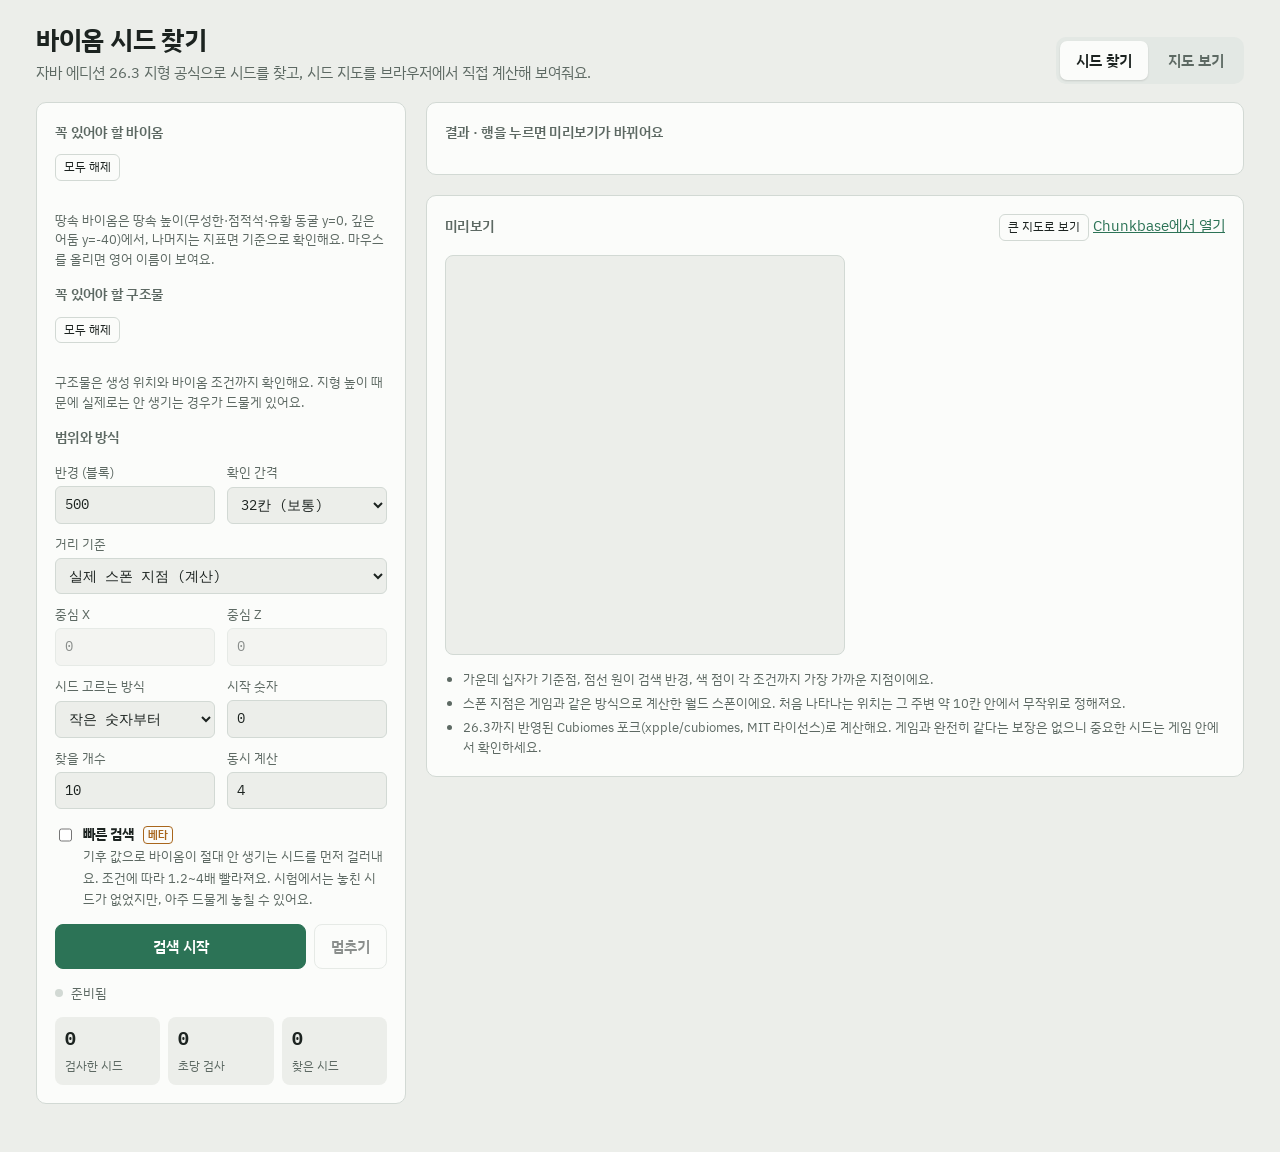
<file: src/seedweb/template2.pre_dim.html>
<!DOCTYPE html>
<html lang="ko">
<head>
<meta charset="utf-8">
<meta name="viewport" content="width=device-width, initial-scale=1">
<title>바이옴 시드 찾기</title>
<link rel="preconnect" href="https://fonts.googleapis.com">
<link rel="preconnect" href="https://fonts.gstatic.com" crossorigin>
<link href="https://fonts.googleapis.com/css2?family=IBM+Plex+Sans+KR:wght@400;500;700&family=IBM+Plex+Mono:wght@400;600&display=swap" rel="stylesheet">
<style>
/* 레이아웃: 상단 탭(시드 찾기 / 지도 보기). 찾기 탭은 왼쪽 조건 패널 + 오른쪽 결과와 미리보기 지도, 지도 탭은 넓은 캔버스 + 옆 정보 패널 */
:root {
  --bg: #eceeea;
  --surface: #fbfcfa;
  --ink: #1c2320;
  --muted: #5d6963;
  --line: #d2d9d4;
  --accent: #2c7356;
  --accent-ink: #ffffff;
  --mark: #a8661c;
  --chip: #e3e8e4;
  --font-body: "IBM Plex Sans KR", "Apple SD Gothic Neo", "Malgun Gothic", sans-serif;
  --font-mono: "IBM Plex Mono", ui-monospace, Consolas, monospace;
  color-scheme: light;
}
@media (prefers-color-scheme: dark) {
  :root:not([data-theme="light"]) {
    --bg: #111513; --surface: #191f1c; --ink: #e5ebe7; --muted: #98a59e;
    --line: #2b3430; --accent: #57b88a; --accent-ink: #0d1411; --mark: #e0a356; --chip: #222a26;
    color-scheme: dark;
  }
}
:root[data-theme="dark"] {
  --bg: #111513; --surface: #191f1c; --ink: #e5ebe7; --muted: #98a59e;
  --line: #2b3430; --accent: #57b88a; --accent-ink: #0d1411; --mark: #e0a356; --chip: #222a26;
  color-scheme: dark;
}
* { box-sizing: border-box; }
html, body { margin: 0; }
body { background: var(--bg); color: var(--ink); font-family: var(--font-body); font-size: 15px; line-height: 1.55; }
.wrap { max-width: 1240px; margin: 0 auto; padding: 24px 16px 48px; display: grid; gap: 18px; }
header { display: flex; justify-content: space-between; align-items: end; gap: 16px; flex-wrap: wrap; }
header h1 { font-size: 26px; line-height: 1.25; margin: 0 0 4px; text-wrap: balance; letter-spacing: -0.01em; }
header p { margin: 0; color: var(--muted); max-width: 68ch; }
.tabs { display: flex; gap: 4px; background: var(--chip); padding: 4px; border-radius: 10px; }
.tabs button { font: inherit; font-weight: 600; border: 0; background: transparent; color: var(--muted); padding: 8px 16px; border-radius: 7px; cursor: pointer; }
.tabs button[aria-selected="true"] { background: var(--surface); color: var(--ink); box-shadow: 0 1px 2px rgba(0,0,0,.12); }
.view[hidden] { display: none !important; }
.grid { display: grid; grid-template-columns: 370px 1fr; gap: 20px; align-items: start; }
@media (max-width: 880px) { .grid { grid-template-columns: 1fr; } }
.panel { background: var(--surface); border: 1px solid var(--line); border-radius: 10px; padding: 18px; display: grid; gap: 14px; min-width: 0; }
.panel h2 { font-size: 14px; margin: 0; color: var(--muted); font-weight: 600; letter-spacing: 0.02em; }
.chips { display: flex; flex-wrap: wrap; gap: 6px; max-height: 300px; overflow-y: auto; padding-right: 4px; }
.chips.short { max-height: none; }
.grp { flex-basis: 100%; font-size: 12px; color: var(--muted); margin-top: 6px; }
.grp:first-child { margin-top: 0; }
.selbar { display: flex; gap: 6px; margin: -2px 0 2px; }
.mini { border: 1px solid var(--line); background: transparent; color: var(--muted); border-radius: 6px; padding: 2px 8px; font: inherit; font-size: 12px; cursor: pointer; }
.mini:hover { color: var(--ink); border-color: var(--ink); }
.chip { display: inline-flex; align-items: center; gap: 6px; border: 1px solid var(--line); background: var(--chip); color: var(--ink); border-radius: 999px; padding: 4px 10px 4px 6px; font: inherit; font-size: 13px; cursor: pointer; }
.chip .sw { width: 12px; height: 12px; border-radius: 3px; border: 1px solid rgba(0,0,0,.25); flex: none; }
.chip .ic { width: 16px; height: 16px; border-radius: 4px; font-size: 10px; font-weight: 700; display: grid; place-items: center; color: #fff; flex: none; }
.chip[aria-pressed="true"] { background: var(--accent); color: var(--accent-ink); border-color: var(--accent); }
.chip:focus-visible, button:focus-visible, input:focus-visible, select:focus-visible, canvas:focus-visible { outline: 2px solid var(--mark); outline-offset: 2px; }
.count { font-size: 12px; color: var(--muted); font-weight: 400; }
.fields { display: grid; grid-template-columns: 1fr 1fr; gap: 10px 12px; }
.field { display: grid; gap: 4px; min-width: 0; }
.field label { font-size: 13px; color: var(--muted); }
.field input, .field select { font: inherit; font-family: var(--font-mono); font-size: 14px; padding: 7px 9px; border: 1px solid var(--line); border-radius: 6px; background: var(--bg); color: var(--ink); width: 100%; }
.field input:disabled { opacity: .5; }
.field.full { grid-column: 1 / -1; }
.hint { font-size: 12.5px; color: var(--muted); margin: 0; }
.check { display: flex; gap: 8px; align-items: flex-start; font-size: 14px; cursor: pointer; }
.check input { margin-top: 4px; width: 16px; height: 16px; accent-color: var(--accent); }
.actions { display: flex; gap: 8px; flex-wrap: wrap; }
button.primary, button.ghost { font: inherit; font-weight: 600; border-radius: 8px; padding: 10px 16px; cursor: pointer; border: 1px solid var(--accent); }
button.primary { background: var(--accent); color: var(--accent-ink); flex: 1; }
button.ghost { background: transparent; color: var(--ink); border-color: var(--line); }
button:disabled { opacity: .5; cursor: default; }
.status { display: grid; grid-template-columns: repeat(3, 1fr); gap: 8px; }
.stat { background: var(--bg); border-radius: 8px; padding: 8px 10px; }
.stat b { display: block; font-family: var(--font-mono); font-size: 18px; font-variant-numeric: tabular-nums; }
.stat span { font-size: 12px; color: var(--muted); }
.state { font-size: 13px; display: flex; align-items: center; gap: 8px; color: var(--muted); }
.dot { width: 8px; height: 8px; border-radius: 50%; background: var(--line); }
.state.on .dot { background: var(--accent); animation: pulse 1s infinite alternate; }
@keyframes pulse { to { opacity: .35; } }
@media (prefers-reduced-motion: reduce) { .state.on .dot { animation: none; } }
.right { display: grid; gap: 20px; min-width: 0; }
.tablewrap { overflow-x: auto; }
table { width: 100%; border-collapse: collapse; font-size: 14px; }
th, td { text-align: left; padding: 8px 10px; border-bottom: 1px solid var(--line); white-space: nowrap; }
th { font-size: 12.5px; color: var(--muted); font-weight: 600; }
td.num { font-family: var(--font-mono); font-variant-numeric: tabular-nums; }
td .sub { color: var(--muted); }
tr.row { cursor: pointer; }
tr.row:hover td { background: var(--chip); }
tr.row.sel td { background: color-mix(in srgb, var(--accent) 14%, transparent); }
.seed { font-family: var(--font-mono); font-weight: 600; }
.tag { font-size: 11px; color: var(--mark); border: 1px solid var(--mark); border-radius: 4px; padding: 0 4px; margin-left: 6px; font-weight: 600; }
.mini { font: inherit; font-size: 12px; padding: 3px 8px; border-radius: 6px; border: 1px solid var(--line); background: transparent; color: var(--ink); cursor: pointer; }
.empty { color: var(--muted); font-size: 14px; padding: 12px 2px; }
.mapbox { display: grid; grid-template-columns: minmax(0, 400px) 1fr; gap: 16px; align-items: start; }
@media (max-width: 640px) { .mapbox { grid-template-columns: 1fr; } }
#preview { width: 100%; height: auto; border-radius: 8px; border: 1px solid var(--line); image-rendering: pixelated; background: var(--bg); }
.legend { display: grid; gap: 6px; font-size: 13px; }
.legend div { display: flex; align-items: center; gap: 8px; }
.legend .sw { width: 14px; height: 14px; border-radius: 3px; border: 1px solid rgba(0,0,0,.25); flex: none; }
.maphead { display: flex; justify-content: space-between; align-items: baseline; gap: 8px; flex-wrap: wrap; }
a { color: var(--accent); }
.notes { font-size: 13px; color: var(--muted); display: grid; gap: 4px; margin: 0; padding-left: 18px; }
/* map tab */
.mapgrid { display: grid; grid-template-columns: 1fr 320px; gap: 16px; align-items: start; }
@media (max-width: 960px) { .mapgrid { grid-template-columns: 1fr; } }
.mapstage { position: relative; border-radius: 10px; overflow: hidden; border: 1px solid var(--line); background: #0b0f0d; height: min(72vh, 680px); min-height: 360px; touch-action: none; }
#bigmap { width: 100%; height: 100%; display: block; cursor: grab; }
#bigmap.drag { cursor: grabbing; }
.overlay { position: absolute; left: 10px; bottom: 10px; background: rgba(12,16,14,.78); color: #e8eee9; font-family: var(--font-mono); font-size: 12.5px; padding: 6px 9px; border-radius: 6px; pointer-events: none; font-variant-numeric: tabular-nums; }
.zoom { position: absolute; right: 10px; top: 10px; display: grid; gap: 4px; }
.zoom button { width: 34px; height: 34px; font: inherit; font-weight: 700; font-size: 18px; border-radius: 6px; border: 1px solid rgba(255,255,255,.25); background: rgba(12,16,14,.78); color: #e8eee9; cursor: pointer; }
.pop { position: absolute; z-index: 5; background: rgba(12,16,14,.94); color: #e8eee9; font-size: 13px; padding: 10px 12px 10px; border-radius: 10px; min-width: 190px; box-shadow: 0 6px 20px rgba(0,0,0,.35); display: none; }
.pop .hd { display: flex; align-items: center; gap: 8px; font-weight: 600; margin-bottom: 6px; padding-right: 18px; }
.pop .x { position: absolute; top: 4px; right: 6px; background: none; border: 0; color: #9aa59d; font-size: 16px; cursor: pointer; padding: 2px 4px; }
.pop .co { font-family: ui-monospace, Menlo, monospace; font-size: 12.5px; line-height: 1.6; }
.pop .co .d { color: #9aa59d; }
.pop .row { display: flex; align-items: center; gap: 10px; margin-top: 8px; }
.pop .cp { border: 1px solid #4b5a50; background: #1f2a24; color: #e8eee9; border-radius: 6px; padding: 4px 9px; font: inherit; font-size: 12px; cursor: pointer; }
.pop label { display: inline-flex; align-items: center; gap: 5px; cursor: pointer; font-size: 12.5px; }
.tip { position: absolute; pointer-events: none; background: rgba(12,16,14,.88); color: #e8eee9; font-size: 12.5px; padding: 5px 8px; border-radius: 6px; white-space: nowrap; transform: translate(12px, -50%); display: none; }
.seedbar { display: flex; gap: 8px; flex-wrap: wrap; }
.seedbar input { flex: 1; min-width: 180px; font-family: var(--font-mono); font-size: 15px; padding: 8px 10px; border: 1px solid var(--line); border-radius: 6px; background: var(--bg); color: var(--ink); }
.list { display: grid; gap: 2px; font-size: 13px; max-height: 260px; overflow-y: auto; }
.list button { font: inherit; text-align: left; display: grid; grid-template-columns: 18px 1fr auto; gap: 8px; align-items: center; background: transparent; border: 0; border-radius: 6px; padding: 4px 6px; color: var(--ink); cursor: pointer; }
.list button:hover { background: var(--chip); }
.list .ic { width: 16px; height: 16px; border-radius: 4px; font-size: 10px; font-weight: 700; display: grid; place-items: center; color: #fff; }
.list .d { font-family: var(--font-mono); color: var(--muted); font-variant-numeric: tabular-nums; }
.kv { display: grid; grid-template-columns: auto 1fr; gap: 4px 10px; font-size: 13px; }
.kv dt { color: var(--muted); }
.kv dd { margin: 0; font-family: var(--font-mono); }
</style>
</head>
<body>
<div class="wrap">
  <header>
    <div>
      <h1>바이옴 시드 찾기</h1>
      <p>자바 에디션 26.3 지형 공식으로 시드를 찾고, 시드 지도를 브라우저에서 직접 계산해 보여줘요.</p>
    </div>
    <div class="tabs" role="tablist">
      <button role="tab" id="tabSearch" aria-selected="true" aria-controls="viewSearch" type="button">시드 찾기</button>
      <button role="tab" id="tabMap" aria-selected="false" aria-controls="viewMap" type="button">지도 보기</button>
    </div>
  </header>

  <!-- ================= SEARCH ================= -->
  <div class="view" id="viewSearch" role="tabpanel">
    <div class="grid">
      <section class="panel" aria-label="검색 조건">
        <h2>꼭 있어야 할 바이옴 <span class="count" id="bCount"></span></h2>
        <div class="selbar"><button type="button" class="mini" id="bNone">모두 해제</button></div>
        <div class="chips" id="chips"></div>
        <p class="hint">땅속 바이옴은 땅속 높이(무성한·점적석·유황 동굴 y=0, 깊은 어둠 y=-40)에서, 나머지는 지표면 기준으로 확인해요. 마우스를 올리면 영어 이름이 보여요.</p>

        <h2>꼭 있어야 할 구조물 <span class="count" id="sCount"></span></h2>
        <div class="selbar"><button type="button" class="mini" id="sNone">모두 해제</button></div>
        <div class="chips short" id="schips"></div>
        <p class="hint">구조물은 생성 위치와 바이옴 조건까지 확인해요. 지형 높이 때문에 실제로는 안 생기는 경우가 드물게 있어요.</p>

        <h2>범위와 방식</h2>
        <div class="fields">
          <div class="field"><label for="radius">반경 (블록)</label><input id="radius" type="number" min="64" max="5000" step="50" value="500"></div>
          <div class="field"><label for="step">확인 간격</label>
            <select id="step"><option value="16">16칸 (정밀)</option><option value="32" selected>32칸 (보통)</option><option value="64">64칸 (빠름)</option></select></div>
          <div class="field full"><label for="center">거리 기준</label>
            <select id="center"><option value="spawn" selected>실제 스폰 지점 (계산)</option><option value="coord">직접 입력한 좌표</option></select></div>
          <div class="field"><label for="cx">중심 X</label><input id="cx" type="number" value="0" disabled></div>
          <div class="field"><label for="cz">중심 Z</label><input id="cz" type="number" value="0" disabled></div>
          <div class="field"><label for="mode">시드 고르는 방식</label>
            <select id="mode"><option value="small">작은 숫자부터</option><option value="random">무작위</option></select></div>
          <div class="field"><label for="start">시작 숫자</label><input id="start" type="number" min="0" value="0"></div>
          <div class="field"><label for="target">찾을 개수</label><input id="target" type="number" min="1" max="200" value="10"></div>
          <div class="field"><label for="threads">동시 계산</label><input id="threads" type="number" min="1" max="32" value="4"></div>
        </div>
        <label class="check" for="fast"><input id="fast" type="checkbox"> <span><b>빠른 검색</b> <span class="tag">베타</span><br><span class="hint">기후 값으로 바이옴이 절대 안 생기는 시드를 먼저 걸러내요. 조건에 따라 1.2~4배 빨라져요. 시험에서는 놓친 시드가 없었지만, 아주 드물게 놓칠 수 있어요.</span></span></label>
        <div class="actions">
          <button class="primary" id="go" type="button">검색 시작</button>
          <button class="ghost" id="stop" type="button" disabled>멈추기</button>
        </div>
        <div class="state" id="state"><span class="dot"></span><span id="stateText">준비됨</span></div>
        <div class="status">
          <div class="stat"><b id="checked">0</b><span>검사한 시드</span></div>
          <div class="stat"><b id="rate">0</b><span>초당 검사</span></div>
          <div class="stat"><b id="found">0</b><span>찾은 시드</span></div>
        </div>
      </section>

      <div class="right">
        <section class="panel" aria-label="결과">
          <h2>결과 · 행을 누르면 미리보기가 바뀌어요</h2>
          <div class="tablewrap"><table id="results"></table></div>
        </section>
        <section class="panel" aria-label="미리보기">
          <div class="maphead"><h2 id="pvTitle">미리보기</h2><span><button class="mini" type="button" id="pvOpen">큰 지도로 보기</button> <a id="cbLink" href="https://www.chunkbase.com/apps/seed-map" target="_blank" rel="noopener">Chunkbase에서 열기</a></span></div>
          <div class="mapbox">
            <canvas id="preview" width="240" height="240" aria-label="선택한 시드의 바이옴 미리보기"></canvas>
            <div class="legend" id="legend"></div>
          </div>
          <ul class="notes">
            <li>가운데 십자가 기준점, 점선 원이 검색 반경, 색 점이 각 조건까지 가장 가까운 지점이에요.</li>
            <li>스폰 지점은 게임과 같은 방식으로 계산한 월드 스폰이에요. 처음 나타나는 위치는 그 주변 약 10칸 안에서 무작위로 정해져요.</li>
            <li>26.3까지 반영된 Cubiomes 포크(xpple/cubiomes, MIT 라이선스)로 계산해요. 게임과 완전히 같다는 보장은 없으니 중요한 시드는 게임 안에서 확인하세요.</li>
          </ul>
        </section>
      </div>
    </div>
  </div>

  <!-- ================= MAP ================= -->
  <div class="view" id="viewMap" role="tabpanel" hidden>
    <div class="mapgrid">
      <div class="mapstage" id="stage">
        <canvas id="bigmap" tabindex="0" aria-label="시드 지도. 끌어서 이동, 휠로 확대 축소"></canvas>
        <div class="zoom"><button type="button" id="zin" aria-label="확대">+</button><button type="button" id="zout" aria-label="축소">−</button><button type="button" id="zhome" aria-label="스폰으로 이동" title="스폰으로 이동" style="font-size:16px">★</button></div>
        <div class="overlay" id="cursorInfo">X 0, Z 0</div>
        <div class="tip" id="tip"></div>
        <div class="pop" id="pop" role="dialog" aria-label="구조물 정보"></div>
      </div>
      <aside class="panel" aria-label="지도 설정">
        <h2>시드</h2>
        <div class="seedbar"><input id="mapSeed" type="text" inputmode="numeric" value="7387" aria-label="시드"><button class="primary" id="mapGo" type="button" style="flex:none">열기</button></div>
        <p class="hint" id="mapMsg">숫자나 글자 시드 모두 넣을 수 있어요. 글자는 게임과 같은 방식으로 숫자로 바꿔요.</p>
        <dl class="kv" id="mapInfo"></dl>
        <h2>표시할 구조물</h2>
        <div class="selbar"><button type="button" class="mini" id="mAll">모두 선택</button><button type="button" class="mini" id="mNone">모두 해제</button></div>
        <div class="chips short" id="mchips"></div>
        <p class="hint" id="hiddenNote"></p>
        <h2>스폰에서 가까운 구조물</h2>
        <div class="list" id="nearList"><span class="hint">불러오는 중…</span></div>
      </aside>
    </div>
  </div>
</div>

<script>
const WASM_B64 = "__WASM__";
const COLORS = __COLORS__;
COLORS[186] = "c9cac2";
const BIOMES = [
  {id:-1, name:"바다 (모든 종류)", en:"", g:"묶음", y:256, color:"2a4fb0"},
  {id:-2, name:"악지 (모든 종류)", en:"", g:"묶음", y:256, color:"d25f12"},
  {id:186, name:"창백한 정원", en:"pale_garden", g:"희귀", y:256},
  {id:184, name:"맹그로브 늪", en:"mangrove_swamp", g:"희귀", y:256},
  {id:185, name:"벚나무 숲", en:"cherry_grove", g:"희귀", y:256},
  {id:14, name:"버섯 들판", en:"mushroom_fields", g:"희귀", y:256},
  {id:140, name:"얼음 가시 평원", en:"ice_spikes", g:"희귀", y:256},
  {id:165, name:"침식된 악지", en:"eroded_badlands", g:"희귀", y:256},
  {id:168, name:"대나무 정글", en:"bamboo_jungle", g:"희귀", y:256},
  {id:129, name:"해바라기 평원", en:"sunflower_plains", g:"희귀", y:256},
  {id:132, name:"꽃 숲", en:"flower_forest", g:"희귀", y:256},
  {id:188, name:"얼룩진 숲 (단풍)", en:"dappled_forest", g:"희귀", y:256},
  {id:1, name:"평원", en:"plains", g:"평원·숲", y:256},
  {id:4, name:"숲", en:"forest", g:"평원·숲", y:256},
  {id:27, name:"자작나무 숲", en:"birch_forest", g:"평원·숲", y:256},
  {id:155, name:"원시 자작나무 숲", en:"old_growth_birch_forest", g:"평원·숲", y:256},
  {id:29, name:"어두운 숲", en:"dark_forest", g:"평원·숲", y:256},
  {id:177, name:"목초지", en:"meadow", g:"평원·숲", y:256},
  {id:6, name:"늪", en:"swamp", g:"평원·숲", y:256},
  {id:7, name:"강", en:"river", g:"평원·숲", y:256},
  {id:2, name:"사막", en:"desert", g:"따뜻한 곳", y:256},
  {id:35, name:"사바나", en:"savanna", g:"따뜻한 곳", y:256},
  {id:36, name:"사바나 고원", en:"savanna_plateau", g:"따뜻한 곳", y:256},
  {id:163, name:"바람이 세찬 사바나", en:"windswept_savanna", g:"따뜻한 곳", y:256},
  {id:21, name:"정글", en:"jungle", g:"따뜻한 곳", y:256},
  {id:23, name:"듬성듬성한 정글", en:"sparse_jungle", g:"따뜻한 곳", y:256},
  {id:37, name:"악지", en:"badlands", g:"따뜻한 곳", y:256},
  {id:38, name:"나무가 우거진 악지", en:"wooded_badlands", g:"따뜻한 곳", y:256},
  {id:5, name:"타이가", en:"taiga", g:"추운 곳", y:256},
  {id:30, name:"눈 덮인 타이가", en:"snowy_taiga", g:"추운 곳", y:256},
  {id:32, name:"원시 소나무 타이가", en:"old_growth_pine_taiga", g:"추운 곳", y:256},
  {id:160, name:"원시 가문비나무 타이가", en:"old_growth_spruce_taiga", g:"추운 곳", y:256},
  {id:12, name:"눈 덮인 평원", en:"snowy_plains", g:"추운 곳", y:256},
  {id:11, name:"얼어붙은 강", en:"frozen_river", g:"추운 곳", y:256},
  {id:26, name:"눈 덮인 해변", en:"snowy_beach", g:"추운 곳", y:256},
  {id:3, name:"바람이 세찬 언덕", en:"windswept_hills", g:"산", y:256},
  {id:131, name:"바람이 세찬 자갈 언덕", en:"windswept_gravelly_hills", g:"산", y:256},
  {id:34, name:"바람이 세찬 숲", en:"windswept_forest", g:"산", y:256},
  {id:178, name:"수림", en:"grove", g:"산", y:256},
  {id:179, name:"눈 덮인 비탈", en:"snowy_slopes", g:"산", y:256},
  {id:180, name:"뾰족한 봉우리", en:"jagged_peaks", g:"산", y:256},
  {id:181, name:"얼어붙은 봉우리", en:"frozen_peaks", g:"산", y:256},
  {id:182, name:"바위 봉우리", en:"stony_peaks", g:"산", y:256},
  {id:16, name:"해변", en:"beach", g:"물가·바다", y:256},
  {id:25, name:"돌 해안", en:"stony_shore", g:"물가·바다", y:256},
  {id:0, name:"바다", en:"ocean", g:"물가·바다", y:256},
  {id:24, name:"깊은 바다", en:"deep_ocean", g:"물가·바다", y:256},
  {id:44, name:"따뜻한 바다", en:"warm_ocean", g:"물가·바다", y:256},
  {id:45, name:"미지근한 바다", en:"lukewarm_ocean", g:"물가·바다", y:256},
  {id:48, name:"깊고 미지근한 바다", en:"deep_lukewarm_ocean", g:"물가·바다", y:256},
  {id:46, name:"차가운 바다", en:"cold_ocean", g:"물가·바다", y:256},
  {id:49, name:"깊고 차가운 바다", en:"deep_cold_ocean", g:"물가·바다", y:256},
  {id:10, name:"얼어붙은 바다", en:"frozen_ocean", g:"물가·바다", y:256},
  {id:50, name:"깊고 얼어붙은 바다", en:"deep_frozen_ocean", g:"물가·바다", y:256},
  {id:175, name:"무성한 동굴", en:"lush_caves", g:"땅속", y:0, under:true},
  {id:174, name:"점적석 동굴", en:"dripstone_caves", g:"땅속", y:0, under:true},
  {id:183, name:"깊은 어둠", en:"deep_dark", g:"땅속", y:-40, under:true},
  {id:187, name:"유황 동굴", en:"sulfur_caves", g:"땅속", y:0, under:true},
];
const NAME = {}; for (const b of BIOMES) if (b.id >= 0) NAME[b.id] = b.name;
const colorOf = b => "#" + (b.color || COLORS[b.id] || "888888");
const STRUCTS = [
  {id:5,  name:"마을", ic:"마", c:"#b7791f"},
  {id:13, name:"고대 도시", ic:"고", c:"#1f3b57"},
  {id:25, name:"시련의 방", ic:"시", c:"#b8642c"},
  {id:27, name:"엔드 유적", ic:"엔", c:"#6b3fa0"},
  {id:9,  name:"삼림 대저택", ic:"저", c:"#5a3a22"},
  {id:8,  name:"바다 신전", ic:"신", c:"#1b8a8f"},
  {id:7,  name:"난파선", ic:"난", c:"#7a5b3a"},
  {id:6,  name:"바다 유적", ic:"유", c:"#3d7a6a"},
  {id:14, name:"묻힌 보물", ic:"보", c:"#c49a12"},
  {id:2,  name:"정글 사원", ic:"정", c:"#4c7a1e"},
  {id:1,  name:"사막 피라미드", ic:"피", c:"#c9a347"},
  {id:3,  name:"마녀 오두막", ic:"오", c:"#4a5a3a"},
  {id:4,  name:"이글루", ic:"이", c:"#8fb3c9"},
  {id:10, name:"약탈자 전초기지", ic:"약", c:"#5b5f66"},
  {id:11, name:"폐허가 된 차원문", ic:"차", c:"#7b3fbf"},
  {id:24, name:"길의 잔해", ic:"길", c:"#9a6b4f"},
  {id:26, name:"버려진 캠프", ic:"캠", c:"#c0562a"},
];
const SNAME = {}; const SBY = {}; for (const s of STRUCTS) { SNAME[s.id] = s.name; SBY[s.id] = s; }
// 구조물 아이콘: 16×16 도트. 각 구조물의 대표 특징(종, 차원문 틀, 열쇠 등)을 단순하게 새로 그림
const PIX_PAL = {"k": "#17181b", "w": "#f4f4f4", "y": "#f2c230", "Y": "#b07d12", "o": "#e07b28", "O": "#a24d14", "b": "#8a5a2c", "B": "#4e2f15", "g": "#5fae3c", "G": "#2e6a28", "t": "#35d0c0", "T": "#11615f", "p": "#a35ae0", "P": "#4b1c7a", "s": "#9a9a9a", "S": "#5c5c5c", "d": "#3b3f47", "D": "#24272d", "c": "#9fe8ff", "n": "#ecd796", "N": "#c9a55a", "r": "#d63a3a", "R": "#8e1f1f", "m": "#6f8f4c", "i": "#eef6fa", "I": "#b3c9d6", "v": "#63b8a6", "V": "#2c6e64", "e": "#d9d6a4", "E": "#97946a", "l": "#3fd69c", "x": "#0d0d12", "q": "#4fa08b", "Q": "#2b6656", "u": "#4fd3f2", "L": "#5dffb0", "j": "#1d8f5c", "h": "#b86a43", "H": "#7f4428", "z": "#c8b39a", "Z": "#8f8172", "a": "#3a8fd6", "f": "#7a4a2a", "F": "#4a2a16"};
const PIX = {"5": ["................", ".......kk.......", "......kYYk......", ".....kyyyyk.....", "....kyyyyyyk....", "....kywyyyyk....", "....kywyyyyk....", "....kyyyyyyk....", "...kyyyyyyyyk...", "...kyyyyyyyyk...", "..kyyyyyyyyyyk..", "..kYYYYYYYYYYk..", "...kkkkkkkkkk...", ".......kYk......", "........k.......", "................"], "13": ["................", "................", "kkkkkkkkkkkkkkkk", "kswswswswswswswk", "kwkkkkkkkkkkkksk", "kskDDDDDDDDDDkwk", "kwkDDTDDDDDDDksk", "kskDDDDDDDTDDkwk", "kwkDDDDDDDDDDksk", "kskkkkkkkkkkkkwk", "kswswswswswswswk", "kkkkkkkkkkkkkkkk", ".k..k..k..k..k..", "kck.kck.kck.kck.", "kuukuuukuuukuuuk", "kkkkkkkkkkkkkkkk"], "25": ["................", "................", "...kkkk.........", "..kooook........", ".kooyyook.......", ".kok..kokkkkkkk.", ".kyk..koooooooyk", ".kok..kokkkkokok", ".koOkkOok..kokok", "..kOooOk...kkkk.", "...kkkk.........", "................", "................", "................", "................", "................"], "27": ["..kkkkkkkkkkk...", "..keLEeLEeLEk...", "kkkEjEEjEEjEkkk.", "keExxxxxxxxxEek.", "kLjxxcxxxxxxjLk.", "kEExxxxxxcxxEEk.", "keExxxxxxxxxEek.", "kLjxxxxxxxxxjLk.", "kEExcxxxxxxxEEk.", "keExxxxxcxxxEek.", "kLjxxxxxxxcxjLk.", "kEExxxxxxxxxEEk.", "kkkEjEEjEEjEkkk.", "..keLEeLEeLEk...", "..kkkkkkkkkkk...", "................"], "9": ["................", "................", "......kkkkkkkkk.", ".....kBBBBBBBBBk", ".....kkkkkkkkkkk", "......kbcbbbcbk.", "......kSSSSSSSk.", "kkkkkkkkkkkkkkkk", "kBBBBBBBBBBBBBBk", "kkkkkkkkkkkkkkkk", "kbcbbcbbcbbcbbck", "kSSSSSSSSSSSSSSk", "kbbbbbbkkbbbbbbk", "kbbbbbbkkbbbbbbk", "kSSSSSSSSSSSSSSk", "kkkkkkkkkkkkkkkk"], "8": ["................", "................", ".......kk.......", "......kwwk......", ".....kvVVvk.....", "....kkkkkkkk....", "...kwvvVVvvwk...", "...kkkkkkkkkk...", "..kwvVvvvvVvwk..", "..kkkkkkkkkkkk..", ".kwvvVvvvvVvvwk.", ".kvVvvvVVvvvVvk.", ".kkkkkkkkkkkkkk.", "................", "................", "................"], "7": [".....B..........", ".....B..........", ".....B....B.....", "..BBBBBBBBBBBB..", ".....B....B.....", ".....B....B.....", "..BBBBBB..B.....", ".k...B....B.....", "kfk..B....B.kk..", "kffkkBkkkkBkffkk", "kfffffffffffffkf", ".kfFfffffffffffk", "..kfffFffffffkfk", "...kfffffFfffkk.", "....kfffffffkfk.", ".....kFFFFFk.k.."], "6": ["................", "................", "....kkk.........", "....ksk.........", "...kssk......kk.", "...kSsk.....kgk.", "...ksSk.....kgk.", "...kssk..kk.kgk.", "...ksskkkssk.kgk", "...kSsksSssk.kGk", "...ksskssSsk.kgk", "..kssssssssskkgk", "..kmssSssmsssskk", ".kmmsssssssmmmsk", ".kkkkkkkkkkkkkkk", "................"], "14": ["................", "................", "..kkkkkkkkkkkk..", ".kbbbbbbbbbbbbk.", ".kbBBBBBBBBBBbk.", ".kbbbbbbbbbbbbk.", ".kSbbbbbbbbbbSk.", ".kkkkkyyyykkkkk.", ".kSbbbyYYybbbSk.", ".kbbbbyyyybbbbk.", ".kbbbbbkkbbbbbk.", ".kbbbbbbbbbbbbk.", ".kBBBBBBBBBBBBk.", ".kSBBBBBBBBBBSk.", ".kkkkkkkkkkkkkk.", "................"], "2": ["................", "................", "...kkkkkkkkkk...", "...ksgssgsSsk...", "...kGsSssssGk...", "...kGssgsssGk...", "...ksssSsgssk...", "kkkkkkkkkkkkkkkk", "kssgsSssssssgssk", "kGsssgsssSssssGk", "kGssssxxxxsSssGk", "kGsSgsxxxxssgsGk", "kGssssxxxxssssGk", "kssgssxxxxSsssgk", "kGssssxxxxssgsGk", "kkkkkkkkkkkkkkkk"], "1": ["................", ".kkk........kkk.", "kknkk......kknkk", "knnnk......knnnk", "koook..kk..koook", "konok.knNk.konok", "koookknnnNkkoook", "knonknnnnNNknonk", "knnnkkkkkkkknnnk", "knonknonnonknonk", "knnnknnkknnknnnk", "knonknkxxknknonk", "knnnknkxxknknnnk", "knNnknkxxknknNnk", "knNNknkxxknknNNk", "kkkkkkkkkkkkkkkk"], "3": ["................", "................", ".kkkkkkkkkkkkkk.", "kBBBBBBBBBBBBBBk", "kkkkkkkkkkkkkkkk", "..kbbbbbbbbbbk..", "..kbkkkbbbkkbk..", "..kbkpkbbbkxbk..", "..kbkkkbbbkxbk..", "..kbbbbbbbkxbk..", "..kkkkkkkkkkkk..", "...kbk....kbk...", "...kbk....kbk...", "qqqkbkqqqqkbkqqq", "QqqQqqqQqqqQqqqQ", "QQQQQQQQQQQQQQQQ"], "4": ["................", "................", ".....kkkkkk.....", "...kkiiiiiikk...", "..kiiIiiiiiIik..", ".kiiiiiiiiiiiik.", ".kiIiiiiIiiiiik.", "kiiiiiiiiiiiIiik", "kiiiIiiiiiiiiiik", "kiiiiiiiikkkkiik", "kiIiiiiikiiiikIk", "kiiiiiiikIccIkik", "kiiiiIiikIccIkik", "kkkkkkkkkkkkkkkk", "................", "................"], "10": [".....kkkkkk.....", "...kkBBBBBBkk...", "..kBBBBBBBBBBk..", "..kkkkkkkkkkkk..", "..kBkbkbbkbkBk..", "..kBnnnnnnnnBk..", "..kkkkkkkkkkkk..", "....kBbBBbBk....", "....kBbBBbBk....", "....kSbBBbSk....", "....kBbBBbBk....", ".kk.kBbBBbBk.kk.", ".kBkkkkkkkkkkBk.", ".kBsSssSssSssBk.", ".kBssSssssSssBk.", ".kkkkkkkkkkkkkk."], "11": ["................", "....kkkkk.......", "...kxxPxxkkk....", "...kxkkkkPxk....", "...kxkpppkxk....", "...kPkpPpkxk....", "...kxkpppk.k....", "...kxkppPk......", "...kxkpppkkk....", "...kxkpPpkxk....", "...kPkkkkkxk....", "...kxxxPxxxk....", "...kkkkkkkkk....", "................", "................", "................"], "24": ["................", "................", ".kkkkk..........", ".khhHk..........", ".kHhhk...kkkkkk.", ".khhHk...khHhhk.", ".kHhhk...khhhHk.", ".khhHk...kHaahk.", ".kHhhkk..khayhk.", ".khhHhk..khhhHk.", "kkkkkkkkkkkkkkkk", "kzZzzzZzzzzZzzZk", "kZzzZzzzZzzzzZzk", "kzzZzzzZzzZzzzzk", "kkkkkkkkkkkkkkkk", "................"], "26": ["................", "................", "......kkkk......", ".....kwwwIk.....", "....kwwwwwIk....", "...kwwwwwwwIk...", "..kwwwkkkkwwIk..", ".kwwwkxxxxkwwIk.", ".kwwkzxxxxzkwIk.", "kwwwkzxxxxzkwwIk", "kwwwkzxxxxzkwwIk", "kkkkkzxxxxzkkkkk", "....kkkkkkkk....", "....kbSSSSbk....", "....kbbkbbbk....", "....kkkkkkkk...."]};
const ICONS = {}, ICON_URL = {};
for (const s of STRUCTS) {
  const cv = document.createElement("canvas"); cv.width = 16; cv.height = 16; const c = cv.getContext("2d");
  (PIX[s.id] || []).forEach((row, y) => [...row].forEach((ch, x) => { if (ch !== ".") { c.fillStyle = PIX_PAL[ch]; c.fillRect(x, y, 1, 1); } }));
  ICON_URL[s.id] = cv.toDataURL();
  // 지도용: 바깥에 반투명 흰 테두리 1칸 (18×18)
  const mv = document.createElement("canvas"); mv.width = 18; mv.height = 18; const m = mv.getContext("2d");
  const rows = PIX[s.id] || [], on = (x, y) => y >= 0 && y < 16 && x >= 0 && x < 16 && rows[y] && rows[y][x] !== ".";
  m.fillStyle = "rgba(255,255,255,0.72)";
  for (let y = -1; y <= 16; y++) for (let x = -1; x <= 16; x++) {
    if (on(x, y)) continue;
    let n = false; for (let dy = -1; dy <= 1 && !n; dy++) for (let dx = -1; dx <= 1; dx++) if (on(x + dx, y + dy)) { n = true; break; }
    if (n) m.fillRect(x + 1, y + 1, 1, 1);
  }
  m.drawImage(cv, 1, 1);
  ICONS[s.id] = mv;
}
const iconTag = (st, px) => `<img alt="" width="${px}" height="${px}" style="display:block;flex:none;image-rendering:pixelated" src="${ICON_URL[st]}">`;
/* ---------------- wasm + workers ---------------- */
function b64ToBytes(s) { const bin = atob(s); const u = new Uint8Array(bin.length); for (let i = 0; i < bin.length; i++) u[i] = bin.charCodeAt(i); return u; }
const anyStub = new Proxy({}, { get: () => () => 0 });
const imports = { wasi_snapshot_preview1: anyStub, env: anyStub };
let wasmModule, mainEx;
const ready = WebAssembly.compile(b64ToBytes(WASM_B64)).then(async m => {
  wasmModule = m; mainEx = (await WebAssembly.instantiate(m, imports)).exports;
});

const workerSrc = `
let ex, MC, running = false, cfg, cursor = 0n;
const anyStub = new Proxy({}, { get: () => () => 0 });
const I32 = () => new Int32Array(ex.memory.buffer);
onmessage = async (ev) => {
  const d = ev.data;
  if (d.type === "init") {
    ex = (await WebAssembly.instantiate(d.module, { wasi_snapshot_preview1: anyStub, env: anyStub })).exports;
    MC = ex.mc_wd(); postMessage({ type: "ready" });
  } else if (d.type === "run") {
    cfg = d.cfg; cursor = BigInt(cfg.start) + BigInt(d.index);
    const m = I32(); const ip = ex.ids_ptr() >> 2, yp = ex.ys_ptr() >> 2, sp = ex.sids_ptr() >> 2;
    cfg.ids.forEach((v, i) => { m[ip + i] = v; m[yp + i] = cfg.ys[i]; });
    cfg.sids.forEach((v, i) => { m[sp + i] = v; });
    running = true; loop();
  } else if (d.type === "stop") { running = false; }
  else if (d.type === "tile") {
    ex.set_seed(d.lo, d.hi, MC);
    const p = ex.gen_area(d.s, d.tx * 64, d.tz * 64, 64, 64, 64);
    const ids = p ? new Int32Array(ex.memory.buffer, p, 64 * 64).slice() : new Int32Array(64 * 64).fill(-1);
    postMessage({ type: "tile", key: d.key, ids }, [ids.buffer]);
  } else if (d.type === "structs") {
    ex.set_seed(d.lo, d.hi, MC);
    const out = {};
    for (const st of d.types) {
      const n = ex.structs_rect(st, d.x0, d.z0, d.x1, d.z1, 2000);
      if (n < 0) { out[st] = null; continue; }
      const r = ex.rect_ptr() >> 2; out[st] = Array.from(I32().slice(r, r + n * 2));
    }
    postMessage({ type: "structs", req: d.req, tx: d.tx, tz: d.tz, out });
  } else if (d.type === "near") {
    ex.set_seed(d.lo, d.hi, MC); ex.spawn_xz();
    let o = ex.out_ptr() >> 2; const sx = I32()[o + 80], sz = I32()[o + 81];
    const sp = ex.sids_ptr() >> 2; const m = I32(); d.types.forEach((v, i) => m[sp + i] = v);
    ex.nearest(0, d.R, 32, sx, sz, 0, d.types.length);
    o = ex.out_ptr() >> 2; const mm = I32();
    postMessage({ type: "near", req: d.req, spawn: [sx, sz], out: Array.from(mm.slice(o, o + d.types.length * 3)) });
  }
};
const rnd = new Uint32Array(2);
function loop() {
  if (!running) return;
  const n = cfg.ids.length, ns = cfg.sids.length; let checked = 0;
  const t0 = performance.now();
  while (performance.now() - t0 < 120) {
    let lo, hi;
    if (cfg.mode === "random") { crypto.getRandomValues(rnd); lo = rnd[0]; hi = rnd[1]; }
    else { const s = BigInt.asUintN(64, cursor); lo = Number(s & 0xffffffffn); hi = Number(s >> 32n); cursor += BigInt(cfg.stride); }
    checked++;
    if (ex.test_seed(lo, hi, MC, n, cfg.R, cfg.step, cfg.cx, cfg.cz, cfg.spawn, cfg.fast, ns)) {
      ex.nearest(n, cfg.R, Math.max(8, cfg.step >> 1), cfg.cx, cfg.cz, cfg.spawn, ns);
      const o = ex.out_ptr() >> 2; const m = I32();
      postMessage({ type: "hit", lo, hi, out: Array.from(m.slice(o, o + (n + ns) * 3)), center: [m[o + 80], m[o + 81]] });
    }
  }
  postMessage({ type: "progress", checked });
  setTimeout(loop, 0);
}`;
const workerURL = URL.createObjectURL(new Blob([workerSrc], { type: "text/javascript" }));

const $ = id => document.getElementById(id);
const fmt = n => n.toLocaleString("ko-KR");
const seedStr = (lo, hi) => BigInt.asIntN(64, (BigInt(hi >>> 0) << 32n) | BigInt(lo >>> 0)).toString();
function parseSeed(text) {
  const t = String(text).trim();
  if (/^-?\d+$/.test(t)) { try { const b = BigInt(t); if (b >= -(2n ** 63n) && b < 2n ** 63n) return BigInt.asUintN(64, b); } catch (e) {} }
  if (!t) return 0n;
  let h = 0; for (let i = 0; i < t.length; i++) h = (Math.imul(31, h) + t.charCodeAt(i)) | 0; // Java String.hashCode
  return BigInt.asUintN(64, BigInt(h));
}
const split = u => [Number(u & 0xffffffffn), Number(u >> 32n)];

/* ---------------- tabs ---------------- */
function showTab(which) {
  const map = which === "map";
  $("tabSearch").setAttribute("aria-selected", map ? "false" : "true");
  $("tabMap").setAttribute("aria-selected", map ? "true" : "false");
  $("viewSearch").hidden = map; $("viewMap").hidden = !map;
  if (map) { if (!mapState.loaded) openMapSeed($("mapSeed").value); else resizeMap(); }
}
$("tabSearch").addEventListener("click", () => showTab("search"));
$("tabMap").addEventListener("click", () => showTab("map"));

/* ---------------- search: chips ---------------- */
let selected = [186, 184], selS = [];
function renderChips() {
  const el = $("chips"); el.innerHTML = ""; let lastG = "";
  for (const b of BIOMES) {
    if (b.g !== lastG) { lastG = b.g; const h = document.createElement("div"); h.className = "grp"; h.textContent = b.g; el.appendChild(h); }
    const c = document.createElement("button"); c.type = "button"; c.className = "chip"; c.title = b.en || "";
    c.setAttribute("aria-pressed", selected.includes(b.id) ? "true" : "false");
    c.innerHTML = `<span class="sw" style="background:${colorOf(b)}"></span>${b.name}`;
    c.addEventListener("click", () => { if (running) return; if (selected.includes(b.id)) selected = selected.filter(x => x !== b.id); else if (selected.length < 8) selected.push(b.id); renderChips(); });
    el.appendChild(c);
  }
  const s = $("schips"); s.innerHTML = "";
  for (const st of STRUCTS) {
    const c = document.createElement("button"); c.type = "button"; c.className = "chip";
    c.setAttribute("aria-pressed", selS.includes(st.id) ? "true" : "false");
    c.innerHTML = `${iconTag(st.id, 16)}${st.name}`;
    c.addEventListener("click", () => { if (running) return; if (selS.includes(st.id)) selS = selS.filter(x => x !== st.id); else if (selS.length < 8) selS.push(st.id); renderChips(); });
    s.appendChild(c);
  }
  $("bCount").textContent = `${selected.length}/8`; $("sCount").textContent = `${selS.length}/8`;
}
renderChips();
$("bNone").addEventListener("click", () => { if (running) return; selected = []; renderChips(); });
$("sNone").addEventListener("click", () => { if (running) return; selS = []; renderChips(); });

/* ---------------- search: run ---------------- */
let running = false, workers = [], results = [], cols = [], checkedTotal = 0, t0 = 0, target = 10, selIndex = -1;
function setState(on, text) { $("state").classList.toggle("on", on); $("stateText").textContent = text; }
function colDefs(bids, sids) { return [...bids.map(id => ({ kind: "b", ...BIOMES.find(b => b.id === id) })), ...sids.map(id => ({ kind: "s", ...SBY[id] }))]; }
function colSwatch(c) { return c.kind === "s" ? iconTag(c.id, 16) : `<span class="sw" style="background:${colorOf(c)}"></span>`; }

function renderTable() {
  const t = $("results");
  if (!results.length) { t.innerHTML = `<tr><td class="empty">아직 찾은 시드가 없어요. 조건을 고르고 검색을 시작하세요.</td></tr>`; return; }
  const sorted = results.map((r, i) => ({ r, i })).sort((a, b) => a.r.worst - b.r.worst);
  const hc = results[results.length - 1].cols;
  let h = `<thead><tr><th>시드</th><th>기준점</th>${hc.map(c => `<th>${c.name}</th>`).join("")}<th>가장 먼 거리</th><th></th></tr></thead><tbody>`;
  for (const { r, i } of sorted) {
    h += `<tr class="row${i === selIndex ? " sel" : ""}" data-i="${i}"><td><span class="seed">${r.seed}</span>${r.example ? '<span class="tag">예시</span>' : ""}</td><td class="num">${r.spawn ? "스폰 " : ""}(${r.center[0]}, ${r.center[1]})</td>`;
    r.pts.forEach(p => { h += `<td class="num">${p.d < 0 ? "-" : `${fmt(p.d)}칸 <span class="sub">(${p.x}, ${p.z})</span>`}</td>`; });
    h += `<td class="num">${fmt(r.worst)}칸</td><td><button class="mini" type="button" data-copy="${r.seed}">복사</button> <button class="mini" type="button" data-map="${i}">지도</button></td></tr>`;
  }
  t.innerHTML = h + "</tbody>";
}
$("results").addEventListener("click", (e) => {
  const c = e.target.closest("[data-copy]");
  if (c) { e.stopPropagation(); navigator.clipboard.writeText(c.dataset.copy).then(() => { c.textContent = "복사됨"; setTimeout(() => c.textContent = "복사", 1200); }).catch(() => { c.textContent = "직접 복사"; }); return; }
  const mp = e.target.closest("[data-map]");
  if (mp) { e.stopPropagation(); const r = results[+mp.dataset.map]; $("mapSeed").value = r.seed; showTab("map"); openMapSeed(r.seed); return; }
  const row = e.target.closest("tr.row");
  if (row) { selIndex = +row.dataset.i; renderTable(); drawPreview(results[selIndex]); }
});
$("pvOpen").addEventListener("click", () => { const r = results[selIndex]; if (!r) return; $("mapSeed").value = r.seed; showTab("map"); openMapSeed(r.seed); });

function addResult(lo, hi, out, cfg, example, center, cdefs) {
  const pts = cdefs.map((c, k) => ({ x: out[k*3], z: out[k*3+1], d: out[k*3+2] }));
  const r = { lo, hi, seed: seedStr(lo, hi), pts, worst: Math.max(0, ...pts.map(p => p.d)), cfg, cols: cdefs, example: !!example, center: center || [cfg.cx, cfg.cz], spawn: !!cfg.spawn };
  results.push(r);
  $("found").textContent = fmt(results.filter(x => !x.example).length);
  if (selIndex < 0 || results[selIndex].example) { selIndex = results.length - 1; drawPreview(r); }
  renderTable();
}

function drawPreview(r) {
  if (!r || !mainEx) return;
  const cv = $("preview"), ctx = cv.getContext("2d"), N = cv.width;
  const R = r.cfg.R; const [cx, cz] = r.center; const span = R * 2.3; const per = span / N;
  mainEx.set_seed(r.lo, r.hi, mainEx.mc_wd());
  const img = ctx.createImageData(N, N);
  for (let j = 0; j < N; j++) for (let i = 0; i < N; i++) {
    const b = mainEx.biome_at(Math.round(cx - span / 2 + i * per), Math.round(cz - span / 2 + j * per), 256);
    const hex = COLORS[b] || "888888"; const k = (j * N + i) * 4;
    img.data[k] = parseInt(hex.slice(0, 2), 16); img.data[k+1] = parseInt(hex.slice(2, 4), 16); img.data[k+2] = parseInt(hex.slice(4, 6), 16); img.data[k+3] = 255;
  }
  ctx.putImageData(img, 0, 0);
  const toPx = (x, z) => [(x - (cx - span / 2)) / per, (z - (cz - span / 2)) / per];
  ctx.lineWidth = 1.5; ctx.strokeStyle = "rgba(255,255,255,.9)"; ctx.setLineDash([4, 3]);
  ctx.beginPath(); ctx.arc(N / 2, N / 2, R / per, 0, Math.PI * 2); ctx.stroke(); ctx.setLineDash([]);
  ctx.strokeStyle = "#fff"; ctx.beginPath(); ctx.moveTo(N/2 - 6, N/2); ctx.lineTo(N/2 + 6, N/2); ctx.moveTo(N/2, N/2 - 6); ctx.lineTo(N/2, N/2 + 6); ctx.stroke();
  r.pts.forEach((p, k) => {
    if (p.d < 0) return; const [px, py] = toPx(p.x, p.z); const c = r.cols[k];
    ctx.lineWidth = 2; ctx.strokeStyle = "#111";
    if (c.kind === "s") { ctx.imageSmoothingEnabled = false; ctx.drawImage(ICONS[c.id], Math.round(px - 9), Math.round(py - 9), 18, 18); }
    else { ctx.fillStyle = colorOf(c); ctx.beginPath(); ctx.arc(px, py, 5, 0, Math.PI * 2); ctx.fill(); ctx.stroke(); }
  });
  $("pvTitle").textContent = `미리보기 · 시드 ${r.seed}`;
  $("cbLink").href = `https://www.chunkbase.com/apps/seed-map#seed=${r.seed}`;
  $("legend").innerHTML = r.cols.map((c, k) => `<div>${colSwatch(c)}${c.name}: ${r.pts[k].d < 0 ? "-" : `${fmt(r.pts[k].d)}칸, (${r.pts[k].x}, ${r.pts[k].z})`}</div>`).join("")
    + `<div style="color:var(--muted)">범위: 가로세로 약 ${fmt(Math.round(span))}칸</div>`;
}

async function start() {
  if (!selected.length && !selS.length) { setState(false, "바이옴이나 구조물을 하나 이상 골라 주세요."); return; }
  await ready;
  const cdefs = colDefs(selected, selS);
  const bcols = cdefs.filter(c => c.kind === "b");
  const cfg = {
    ids: bcols.map(c => c.id), ys: bcols.map(c => c.y), sids: selS.slice(),
    R: Math.max(64, Math.min(5000, +$("radius").value || 500)), step: +$("step").value,
    cx: Math.round(+$("cx").value || 0), cz: Math.round(+$("cz").value || 0),
    spawn: $("center").value === "spawn" ? 1 : 0, fast: $("fast").checked ? 1500 : 0,
    mode: $("mode").value, start: Math.max(0, Math.floor(+$("start").value || 0)),
  };
  target = Math.max(1, Math.min(200, +$("target").value || 10));
  const nW = Math.max(1, Math.min(32, +$("threads").value || 4)); cfg.stride = nW;
  results = []; selIndex = -1; checkedTotal = 0; t0 = performance.now();
  $("checked").textContent = "0"; $("found").textContent = "0"; $("rate").textContent = "0"; renderTable();
  running = true; $("go").disabled = true; $("stop").disabled = false;
  setState(true, "검색 중…");
  workers = [];
  for (let i = 0; i < nW; i++) {
    const w = new Worker(workerURL); workers.push(w);
    w.onmessage = (ev) => {
      const d = ev.data;
      if (d.type === "ready") w.postMessage({ type: "run", cfg, index: i });
      else if (d.type === "progress") {
        checkedTotal += d.checked; $("checked").textContent = fmt(checkedTotal);
        $("rate").textContent = fmt(Math.round(checkedTotal / Math.max((performance.now() - t0) / 1000, .001)));
      } else if (d.type === "hit" && running) {
        addResult(d.lo, d.hi, d.out, cfg, false, d.center, cdefs);
        if (results.length >= target) stop("찾을 개수를 채워서 멈췄어요.");
      }
    };
    w.postMessage({ type: "init", module: wasmModule });
  }
}
function stop(msg) {
  running = false; workers.forEach(w => { w.postMessage({ type: "stop" }); w.terminate(); }); workers = [];
  $("go").disabled = false; $("stop").disabled = true;
  setState(false, msg || "멈췄어요.");
  if (results.length && $("mode").value === "small") {
    const last = results.reduce((m, r) => { const s = BigInt(r.seed); return s > m ? s : m; }, 0n);
    if (last >= 0n) $("start").value = (last + 1n).toString();
  }
}
$("center").addEventListener("change", () => { const on = $("center").value === "coord"; $("cx").disabled = !on; $("cz").disabled = !on; });
$("go").addEventListener("click", start);
$("stop").addEventListener("click", () => stop());

/* ---------------- map ---------------- */
// 축소했을 때 계산량이 큰(흔한) 구조물은 숨김: 블록/픽셀이 이 값보다 크면 표시 안 함
const MAXBPP = { 6: 12, 7: 12, 14: 6, 11: 12, 24: 24, 26: 24, 3: 32, 4: 32, 1: 32, 2: 32, 10: 32, 5: 48, 25: 48, 13: 64, 8: 128, 9: 256, 27: 1e9 };
const STILE = 2048;

// 다녀온 구조물: 시드별로 브라우저에 저장 (저장이 막혀 있으면 이번 방문 동안만 기억)
const VISITED = {};
function visitedSet() {
  const k = mapState.seed; if (VISITED[k]) return VISITED[k];
  let arr = []; try { arr = JSON.parse(localStorage.getItem("visited:" + k) || "[]"); } catch (e) {}
  return (VISITED[k] = new Set(arr));
}
function setVisited(key, on) {
  const s = visitedSet(); if (on) s.add(key); else s.delete(key);
  try { localStorage.setItem("visited:" + mapState.seed, JSON.stringify([...s])); } catch (e) {}
}
const mapState = { loaded: false, lo: 0, hi: 0, seed: "", cx: 0, cz: 0, bpp: 4, spawn: [0, 0], show: new Set([5, 13, 25, 27, 9, 8, 7, 2, 1, 10]), req: 0, tiles: new Map(), queue: [], inflight: 0, gen: 0, sc: new Map(), squeue: [], sinflight: 0, strongholds: null };
const big = $("bigmap"), bctx = big.getContext("2d");
let mapWorkers = [], mapReady, hoverEx = null;
function ensureMapWorkers() {
  if (mapReady) return mapReady;
  mapReady = ready.then(async () => {
    hoverEx = (await WebAssembly.instantiate(wasmModule, imports)).exports;
    await Promise.all(Array.from({ length: Math.max(2, Math.min(6, (navigator.hardwareConcurrency || 4) - 1)) }, () => new Promise(res => {
      const w = new Worker(workerURL); w.busy = 0;
      w.onmessage = (ev) => onMapMsg(w, ev.data, res);
      w.postMessage({ type: "init", module: wasmModule }); mapWorkers.push(w);
    })));
  });
  return mapReady;
}
function onMapMsg(w, d, res) {
  if (d.type === "ready") { res(); return; }
  if (d.type === "tile") {
    w.busy--; mapState.inflight--;
    const t = mapState.tiles.get(d.key); if (!t) { pump(); return; }
    const cv = document.createElement("canvas"); cv.width = 64; cv.height = 64;
    const c2 = cv.getContext("2d"); const img = c2.createImageData(64, 64);
    for (let i = 0; i < 4096; i++) { const hex = COLORS[d.ids[i]] || "222222"; img.data[i*4] = parseInt(hex.slice(0,2),16); img.data[i*4+1] = parseInt(hex.slice(2,4),16); img.data[i*4+2] = parseInt(hex.slice(4,6),16); img.data[i*4+3] = 255; }
    c2.putImageData(img, 0, 0); t.canvas = cv; t.state = 2;
    scheduleDraw(); pump();
  } else if (d.type === "structs") {
    w.busy--; mapState.sinflight--;
    if (d.req === mapState.req) {
      for (const st in d.out) {
        if (+st === 27) { mapState.strongholds = d.out[st] || []; continue; }
        mapState.sc.set(`${st}:${d.tx}:${d.tz}`, d.out[st] || []);
      }
      scheduleDraw();
    }
    pump();
  } else if (d.type === "near") {
    if (d.req !== mapState.req) return;
    renderNear(d);
  }
}
function scaleFor(bpp) { return bpp <= 4 ? 4 : bpp <= 16 ? 16 : bpp <= 64 ? 64 : 256; }
function tileKey(s, tx, tz) { return `${mapState.gen}:${s}:${tx}:${tz}`; }
function pump() {
  const cap = mapWorkers.length * 2;
  while (mapState.squeue.length && mapState.inflight + mapState.sinflight < cap) {
    const job = mapState.squeue.shift();
    const types = job.types.filter(st => !mapState.sc.has(`${st}:${job.tx}:${job.tz}`) || st === 27);
    if (!types.length) continue;
    types.forEach(st => { if (st !== 27) mapState.sc.set(`${st}:${job.tx}:${job.tz}`, null); });
    const w = mapWorkers.reduce((a, b) => (a.busy <= b.busy ? a : b)); w.busy++; mapState.sinflight++;
    const big27 = types.includes(27);
    w.postMessage({ type: "structs", req: mapState.req, lo: mapState.lo, hi: mapState.hi, types, tx: job.tx, tz: job.tz,
      x0: big27 ? -1e8 : job.tx * STILE, z0: big27 ? -1e8 : job.tz * STILE, x1: big27 ? 1e8 : job.tx * STILE + STILE - 1, z1: big27 ? 1e8 : job.tz * STILE + STILE - 1 });
  }
  while (mapState.queue.length && mapState.inflight + mapState.sinflight < cap) {
    const job = mapState.queue.shift(); const t = mapState.tiles.get(job.key);
    if (!t || t.state !== 0) continue;
    const w = mapWorkers.reduce((a, b) => (a.busy <= b.busy ? a : b));
    t.state = 1; w.busy++; mapState.inflight++;
    w.postMessage({ type: "tile", key: job.key, s: job.s, tx: job.tx, tz: job.tz, lo: mapState.lo, hi: mapState.hi });
  }
}
function resizeMap() {
  const r = $("stage").getBoundingClientRect(); const dpr = Math.min(2, window.devicePixelRatio || 1);
  big.width = Math.max(1, Math.round(r.width * dpr)); big.height = Math.max(1, Math.round(r.height * dpr)); big.dpr = dpr;
  scheduleDraw();
}
window.addEventListener("resize", () => { if (!$("viewMap").hidden) resizeMap(); });
let drawPending = false;
function scheduleDraw() { if (drawPending) return; drawPending = true; requestAnimationFrame(() => { drawPending = false; drawMap(); }); }
function viewRect() { const W = big.width / (big.dpr || 1), H = big.height / (big.dpr || 1); const b = mapState.bpp; return { x0: mapState.cx - W / 2 * b, z0: mapState.cz - H / 2 * b, x1: mapState.cx + W / 2 * b, z1: mapState.cz + H / 2 * b, W, H }; }
function wantStructs(v) {
  const visibleTypes = [...mapState.show].filter(st => st !== 27 && mapState.bpp <= (MAXBPP[st] || 64));
  if (mapState.strongholds === null && !mapState.sc.has("27")) { mapState.sc.set("27", 1); mapState.squeue.unshift({ types: [27], tx: 0, tz: 0 }); }
  if (!visibleTypes.length) return;
  const tx0 = Math.floor(v.x0 / STILE), tx1 = Math.floor(v.x1 / STILE), tz0 = Math.floor(v.z0 / STILE), tz1 = Math.floor(v.z1 / STILE);
  if ((tx1 - tx0 + 1) * (tz1 - tz0 + 1) > 600) return;
  const jobs = [];
  for (let tz = tz0 - 1; tz <= tz1 + 1; tz++) for (let tx = tx0 - 1; tx <= tx1 + 1; tx++) {
    const types = visibleTypes.filter(st => !mapState.sc.has(`${st}:${tx}:${tz}`));
    if (types.length) jobs.push({ types, tx, tz, d: Math.hypot((tx + .5) * STILE - mapState.cx, (tz + .5) * STILE - mapState.cz) });
  }
  if (jobs.length) { jobs.sort((a, b) => a.d - b.d); mapState.squeue = jobs.concat(mapState.squeue.filter(j => j.types.includes(27))); }
}
function drawMap() {
  if (!mapState.loaded) return;
  const dpr = big.dpr || 1; bctx.setTransform(dpr, 0, 0, dpr, 0, 0); bctx.imageSmoothingEnabled = false;
  const v = viewRect(); const b = mapState.bpp; const s = scaleFor(b); const tb = 64 * s;
  bctx.fillStyle = "#0b0f0d"; bctx.fillRect(0, 0, v.W, v.H);
  const tx0 = Math.floor(v.x0 / tb), tx1 = Math.floor(v.x1 / tb), tz0 = Math.floor(v.z0 / tb), tz1 = Math.floor(v.z1 / tb);
  const want = [];
  for (let tz = tz0; tz <= tz1; tz++) for (let tx = tx0; tx <= tx1; tx++) {
    const key = tileKey(s, tx, tz); let t = mapState.tiles.get(key);
    const sx = (tx * tb - v.x0) / b, sy = (tz * tb - v.z0) / b, sw = tb / b;
    if (!t) { t = { state: 0 }; mapState.tiles.set(key, t); want.push({ key, s, tx, tz, d: Math.hypot((tx + .5) * tb - mapState.cx, (tz + .5) * tb - mapState.cz) }); }
    if (t.state === 2) bctx.drawImage(t.canvas, sx, sy, sw + 0.5, sw + 0.5);
    else drawFallback(tx * tb, tz * tb, tb, v, b, s);
  }
  if (want.length) { want.sort((a, c) => a.d - c.d); const keys = new Set(want.map(w => w.key)); mapState.queue = want.concat(mapState.queue.filter(j => !keys.has(j.key))); }
  wantStructs(v); pump();
  if (mapState.tiles.size > 3000) { for (const [k, t] of mapState.tiles) { if (t.state === 2 && mapState.tiles.size > 2000) mapState.tiles.delete(k); } }
  bctx.strokeStyle = "rgba(255,255,255,.18)"; bctx.lineWidth = 1;
  const ox = (0 - v.x0) / b, oz = (0 - v.z0) / b;
  bctx.beginPath(); bctx.moveTo(ox, 0); bctx.lineTo(ox, v.H); bctx.moveTo(0, oz); bctx.lineTo(v.W, oz); bctx.stroke();
  // grid lines: chunk (16 blocks) when zoomed in, region (512 blocks) otherwise
  const gridLines = (step, style) => {
    bctx.beginPath();
    for (let x = Math.ceil(v.x0 / step) * step; x <= v.x1; x += step) { const p = Math.round((x - v.x0) / b) + 0.5; bctx.moveTo(p, 0); bctx.lineTo(p, v.H); }
    for (let z = Math.ceil(v.z0 / step) * step; z <= v.z1; z += step) { const p = Math.round((z - v.z0) / b) + 0.5; bctx.moveTo(0, p); bctx.lineTo(v.W, p); }
    bctx.strokeStyle = style; bctx.lineWidth = 1; bctx.stroke();
  };
  const cpx = 16 / b, rpx = 512 / b;
  if (cpx >= 10) gridLines(16, `rgba(255,255,255,${Math.min(0.32, 0.12 + (cpx - 10) / 14 * 0.2)})`);
  else if (rpx >= 20) gridLines(512, "rgba(255,255,255,0.28)");
  // structures (cached per 2048-block tile, so panning never makes them blink)
  mapState.hits = [];
  const size = b <= 8 ? 32 : 16;
  const sx0 = Math.floor(v.x0 / STILE) - 1, sx1 = Math.floor(v.x1 / STILE) + 1, sz0 = Math.floor(v.z0 / STILE) - 1, sz1 = Math.floor(v.z1 / STILE) + 1;
  const hidden = []; const visited = visitedSet();
  for (const st of mapState.show) {
    const img = ICONS[st]; const name = SNAME[st];
    const put = (x, z) => {
      const px = (x - v.x0) / b, py = (z - v.z0) / b;
      if (px < -20 || py < -20 || px > v.W + 20 || py > v.H + 20) return;
      const vis = visited.has(`${st}:${x}:${z}`);
      { const S = size * 18 / 16; bctx.globalAlpha = vis ? 0.35 : 1; bctx.drawImage(img, Math.round(px - S / 2), Math.round(py - S / 2), S, S); bctx.globalAlpha = 1; }
      mapState.hits.push({ px, py, r: size / 2 + 2, label: `${name} (${x}, ${z})${vis ? " · 다녀옴" : ""}`, st, x, z });
    };
    if (st === 27) { (mapState.strongholds || []).forEach((x, i, a) => { if (i % 2 === 0) put(a[i], a[i + 1]); }); continue; }
    if (b > (MAXBPP[st] || 64)) { hidden.push(name); continue; }
    for (let tz = sz0; tz <= sz1; tz++) for (let tx = sx0; tx <= sx1; tx++) {
      const arr = mapState.sc.get(`${st}:${tx}:${tz}`); if (!arr) continue;
      for (let i = 0; i < arr.length; i += 2) put(arr[i], arr[i + 1]);
    }
  }
  $("hiddenNote").textContent = hidden.length ? `더 확대하면 보여요: ${hidden.join(", ")}` : "";
  // spawn
  const spx = (mapState.spawn[0] - v.x0) / b, spy = (mapState.spawn[1] - v.z0) / b;
  bctx.fillStyle = "#ffffff"; bctx.strokeStyle = "#111"; bctx.lineWidth = 2;
  bctx.beginPath(); for (let k = 0; k < 10; k++) { const a = -Math.PI / 2 + k * Math.PI / 5, rr = k % 2 ? 4.5 : 10; bctx.lineTo(spx + Math.cos(a) * rr, spy + Math.sin(a) * rr); } bctx.closePath(); bctx.fill(); bctx.stroke();
  mapState.hits.push({ px: spx, py: spy, r: 11, label: `스폰 (${mapState.spawn[0]}, ${mapState.spawn[1]})` });
  const nice = [16, 32, 64, 128, 256, 512, 1000, 2000, 5000, 10000, 20000, 50000]; let len = nice[0];
  for (const n of nice) if (n / b <= 140) len = n;
  bctx.fillStyle = "rgba(12,16,14,.78)"; bctx.fillRect(v.W - len / b - 22, v.H - 30, len / b + 12, 20);
  bctx.fillStyle = "#e8eee9"; bctx.fillRect(v.W - len / b - 16, v.H - 16, len / b, 3);
  bctx.font = "11px " + getComputedStyle(document.body).fontFamily; bctx.textAlign = "right"; bctx.fillText(`${fmt(len)}칸`, v.W - 16, v.H - 21);
}
function drawFallback(wx, wz, tb, v, b, s) {
  for (const cs of [16, 64, 256]) {
    if (cs <= s) continue; const ctb = 64 * cs;
    const t = mapState.tiles.get(tileKey(cs, Math.floor(wx / ctb), Math.floor(wz / ctb)));
    if (t && t.state === 2) {
      const ox = (wx - Math.floor(wx / ctb) * ctb) / cs, oz = (wz - Math.floor(wz / ctb) * ctb) / cs, w = tb / cs;
      bctx.drawImage(t.canvas, ox, oz, w, w, (wx - v.x0) / b, (wz - v.z0) / b, tb / b + 0.5, tb / b + 0.5); return;
    }
  }
}
async function openMapSeed(text) {
  closePop();
  await ensureMapWorkers();
  const u = parseSeed(text); const [lo, hi] = split(u);
  mapState.lo = lo; mapState.hi = hi; mapState.seed = seedStr(lo, hi); mapState.gen++; mapState.req++;
  mapState.tiles.clear(); mapState.queue = []; mapState.sc.clear(); mapState.squeue = []; mapState.strongholds = null;
  hoverEx.set_seed(lo, hi, hoverEx.mc_wd()); hoverEx.spawn_xz();
  const o = hoverEx.out_ptr() >> 2; const m = new Int32Array(hoverEx.memory.buffer);
  mapState.spawn = [m[o + 80], m[o + 81]]; mapState.cx = mapState.spawn[0]; mapState.cz = mapState.spawn[1]; mapState.bpp = 4; mapState.loaded = true;
  const isNum = /^-?\d+$/.test(String(text).trim());
  $("mapMsg").textContent = isNum ? "끌어서 이동하고, 휠이나 두 손가락, +/− 버튼으로 확대·축소하세요. 구조물 위에 마우스를 올리거나 누르면 이름과 좌표가 보여요." : `글자 시드 "${String(text).trim()}"을(를) 숫자 시드 ${mapState.seed}로 바꿨어요.`;
  $("mapInfo").innerHTML = `<dt>시드</dt><dd>${mapState.seed}</dd><dt>스폰</dt><dd>${mapState.spawn[0]}, ${mapState.spawn[1]} (근사)</dd>`;
  $("nearList").innerHTML = `<span class="hint">계산 중…</span>`;
  mapWorkers[mapWorkers.length - 1].postMessage({ type: "near", req: mapState.req, lo, hi, R: 6000, types: STRUCTS.map(s => s.id) });
  resizeMap();
}
function renderNear(d) {
  mapState.near = d; const visited = visitedSet();
  const ids = STRUCTS.map(s => s.id);
  const rows = ids.map((id, k) => ({ id, x: d.out[k*3], z: d.out[k*3+1], dist: d.out[k*3+2] })).filter(r => r.dist >= 0).sort((a, b) => a.dist - b.dist);
  $("nearList").innerHTML = rows.length ? rows.map(r => `<button type="button" data-x="${r.x}" data-z="${r.z}"${visited.has(`${r.id}:${r.x}:${r.z}`) ? ' style="opacity:.45"' : ''}>${iconTag(r.id, 16)}<span>${SBY[r.id].name} <span class="d">(${r.x}, ${r.z})</span></span><span class="d">${fmt(r.dist)}칸</span></button>`).join("") : `<span class="hint">스폰 6,000칸 안에 없어요.</span>`;
}
$("nearList").addEventListener("click", (e) => { const bt = e.target.closest("button[data-x]"); if (!bt) return; mapState.cx = +bt.dataset.x; mapState.cz = +bt.dataset.z; mapState.bpp = Math.min(mapState.bpp, 2); scheduleDraw(); });
function renderMapChips() {
  const el = $("mchips"); el.innerHTML = "";
  for (const st of STRUCTS) {
    const c = document.createElement("button"); c.type = "button"; c.className = "chip";
    c.setAttribute("aria-pressed", mapState.show.has(st.id) ? "true" : "false");
    c.innerHTML = `${iconTag(st.id, 16)}${st.name}`;
    c.addEventListener("click", () => { if (mapState.show.has(st.id)) mapState.show.delete(st.id); else mapState.show.add(st.id); renderMapChips(); scheduleDraw(); });
    el.appendChild(c);
  }
}
renderMapChips();
$("mAll").addEventListener("click", () => { for (const st of STRUCTS) mapState.show.add(st.id); renderMapChips(); scheduleDraw(); });
$("mNone").addEventListener("click", () => { mapState.show.clear(); renderMapChips(); scheduleDraw(); });
$("mapGo").addEventListener("click", () => openMapSeed($("mapSeed").value));
$("mapSeed").addEventListener("keydown", (e) => { if (e.key === "Enter") openMapSeed($("mapSeed").value); });
const clampB = x => Math.max(0.25, Math.min(512, x));
function zoomAt(f, px, py) {
  closePop();
  const v = viewRect(); const wx = v.x0 + px * mapState.bpp, wz = v.z0 + py * mapState.bpp;
  const nb = clampB(mapState.bpp * f);
  mapState.cx = wx - (px - v.W / 2) * nb; mapState.cz = wz - (py - v.H / 2) * nb; mapState.bpp = nb;
  scheduleDraw();
}
big.addEventListener("wheel", (e) => { e.preventDefault(); closePop(); const r = big.getBoundingClientRect(); zoomAt(e.deltaY > 0 ? 1.25 : 0.8, e.clientX - r.left, e.clientY - r.top); }, { passive: false });
$("zin").addEventListener("click", () => { const v = viewRect(); zoomAt(0.5, v.W / 2, v.H / 2); });
$("zout").addEventListener("click", () => { const v = viewRect(); zoomAt(2, v.W / 2, v.H / 2); });
$("zhome").addEventListener("click", () => { mapState.cx = mapState.spawn[0]; mapState.cz = mapState.spawn[1]; mapState.bpp = 4; scheduleDraw(); });

// 손가락/마우스 조작: 손가락 수가 바뀔 때마다 기준점을 다시 잡아서, 확대 뒤 손을 떼도 지도가 튀지 않게 함
const pointers = new Map(); let gesture = null;
function reanchor() {
  const pts = [...pointers.values()]; const r = big.getBoundingClientRect();
  if (pts.length === 1) gesture = { type: "pan", x: pts[0].x, y: pts[0].y, cx: mapState.cx, cz: mapState.cz, moved: 0 };
  else if (pts.length >= 2) {
    const [a, c] = pts; const mx = (a.x + c.x) / 2 - r.left, my = (a.y + c.y) / 2 - r.top; const v = viewRect();
    gesture = { type: "pinch", d0: Math.max(1, Math.hypot(a.x - c.x, a.y - c.y)), bpp: mapState.bpp, wx: v.x0 + mx * mapState.bpp, wz: v.z0 + my * mapState.bpp };
  } else gesture = null;
}
big.addEventListener("pointerdown", (e) => { closePop(); big.setPointerCapture(e.pointerId); pointers.set(e.pointerId, { x: e.clientX, y: e.clientY }); reanchor(); big.classList.add("drag"); });
big.addEventListener("pointermove", (e) => {
  const r = big.getBoundingClientRect(); const px = e.clientX - r.left, py = e.clientY - r.top;
  if (pointers.has(e.pointerId)) {
    pointers.set(e.pointerId, { x: e.clientX, y: e.clientY });
    const pts = [...pointers.values()];
    if (gesture && gesture.type === "pinch" && pts.length >= 2) {
      const [a, c] = pts; const d = Math.max(1, Math.hypot(a.x - c.x, a.y - c.y));
      const mx = (a.x + c.x) / 2 - r.left, my = (a.y + c.y) / 2 - r.top; const v = viewRect();
      const nb = clampB(gesture.bpp * gesture.d0 / d); mapState.bpp = nb;
      mapState.cx = gesture.wx - (mx - v.W / 2) * nb; mapState.cz = gesture.wz - (my - v.H / 2) * nb; scheduleDraw();
    } else if (gesture && gesture.type === "pan") {
      gesture.moved = Math.max(gesture.moved, Math.hypot(e.clientX - gesture.x, e.clientY - gesture.y));
      mapState.cx = gesture.cx - (e.clientX - gesture.x) * mapState.bpp; mapState.cz = gesture.cz - (e.clientY - gesture.y) * mapState.bpp; scheduleDraw();
    }
  }
  if (e.pointerType === "mouse") showInfoAt(px, py, !pointers.size);
});
function findHit(px, py) {
  let best = null, bd = 1e9;
  for (const h of mapState.hits || []) { const d = Math.hypot(h.px - px, h.py - py); if (d <= h.r && d <= bd) { bd = d; best = h; } }
  return best;
}
// 구조물 높이: 고정 높이가 있는 건 그 값, 나머지는 지표면 근사
function structY(st, x, z) {
  if (st === 13) return { y: -51, note: "" };
  if (st === 25) return { y: -30, note: "약 -40 ~ -20" };
  if (st === 27) return { y: null, note: "지하" };
  if (!hoverEx) return { y: null, note: "" };
  const h = hoverEx.height_at(x, z);
  if (st === 14) return { y: h - 1, note: "근사" };
  return { y: h, note: "근사" };
}
let popHit = null;
function closePop() { $("pop").style.display = "none"; popHit = null; }
function openPop(hit, px, py) {
  popHit = hit; const { st, x, z } = hit; const key = `${st}:${x}:${z}`;
  const yy = structY(st, x, z); const yTxt = yy.y === null ? "~" : String(yy.y);
  const pop = $("pop");
  pop.innerHTML = `<button type="button" class="x" aria-label="닫기">×</button>
    <div class="hd">${iconTag(st, 16)}${SNAME[st]}</div>
    <div class="co">X ${x}<br>Y ${yTxt}${yy.note ? ` <span class="d">(${yy.note})</span>` : ""}<br>Z ${z}</div>
    <div class="row"><button type="button" class="cp">좌표 복사</button><label><input type="checkbox" class="vis"${visitedSet().has(key) ? " checked" : ""}>다녀옴</label></div>`;
  pop.querySelector(".x").onclick = closePop;
  const cp = pop.querySelector(".cp");
  cp.onclick = async () => {
    const txt = `${x} ${yTxt} ${z}`; let ok = false;
    try { await navigator.clipboard.writeText(txt); ok = true; } catch (e) {
      try { const ta = document.createElement("textarea"); ta.value = txt; document.body.appendChild(ta); ta.select(); ok = document.execCommand("copy"); ta.remove(); } catch (e2) {}
    }
    cp.textContent = ok ? "복사됨" : txt; setTimeout(() => { cp.textContent = "좌표 복사"; }, 1400);
  };
  pop.querySelector(".vis").onchange = (e) => { setVisited(key, e.target.checked); scheduleDraw(); if (mapState.near) renderNear(mapState.near); };
  pop.style.display = "block";
  const W = big.clientWidth, H = big.clientHeight, pw = pop.offsetWidth, ph = pop.offsetHeight;
  let lx = px + 14, ly = py - ph / 2;
  if (lx + pw > W - 6) lx = px - pw - 14;
  lx = Math.max(6, lx); ly = Math.max(6, Math.min(H - ph - 6, ly));
  pop.style.left = lx + "px"; pop.style.top = ly + "px";
}
function showInfoAt(px, py, withTip) {
  if (!mapState.loaded || !hoverEx) return;
  const v = viewRect(); const wx = Math.floor(v.x0 + px * mapState.bpp), wz = Math.floor(v.z0 + py * mapState.bpp);
  const id = hoverEx.biome_at(wx, wz, 256); const bname = NAME[id] || "";
  $("cursorInfo").textContent = `X ${fmt(wx)}, Z ${fmt(wz)} · 청크 ${Math.floor(wx / 16)}, ${Math.floor(wz / 16)}${bname ? " · " + bname : ""}`;
  const tip = $("tip"); const hit = withTip && findHit(px, py);
  if (hit) { tip.style.display = "block"; tip.style.left = px + "px"; tip.style.top = py + "px"; tip.textContent = hit.label; } else tip.style.display = "none";
}
const endPointer = (e) => {
  const wasTap = gesture && gesture.type === "pan" && gesture.moved < 6 && pointers.size === 1;
  pointers.delete(e.pointerId); reanchor();
  if (!pointers.size) big.classList.remove("drag");
  if (wasTap) {
    const r = big.getBoundingClientRect(); const px = e.clientX - r.left, py = e.clientY - r.top;
    const hit = findHit(px, py);
    if (hit && hit.st !== undefined) { $("tip").style.display = "none"; openPop(hit, px, py); }
    else { closePop(); showInfoAt(px, py, e.pointerType !== "mouse"); }
  }
};
big.addEventListener("pointerup", endPointer); big.addEventListener("pointercancel", endPointer);
big.addEventListener("keydown", (e) => {
  const step = 60 * mapState.bpp; let used = true;
  if (e.key === "ArrowLeft") mapState.cx -= step; else if (e.key === "ArrowRight") mapState.cx += step;
  else if (e.key === "ArrowUp") mapState.cz -= step; else if (e.key === "ArrowDown") mapState.cz += step;
  else if (e.key === "+" || e.key === "=") { const v = viewRect(); zoomAt(0.5, v.W / 2, v.H / 2); }
  else if (e.key === "-") { const v = viewRect(); zoomAt(2, v.W / 2, v.H / 2); } else used = false;
  if (used) { e.preventDefault(); scheduleDraw(); }
});

/* ---------------- first view ---------------- */
ready.then(() => {
  const cdefs = colDefs([186, 184], []);
  const cfg = { R: 500, cx: 0, cz: 0, step: 32, spawn: 1 };
  const m = new Int32Array(mainEx.memory.buffer); const ip = mainEx.ids_ptr() >> 2, yp = mainEx.ys_ptr() >> 2;
  cdefs.forEach((c, i) => { m[ip + i] = c.id; m[yp + i] = c.y; });
  for (const s of [413, 1931, 2187]) {
    mainEx.set_seed(s, 0, mainEx.mc_wd()); mainEx.nearest(2, 500, 16, 0, 0, 1, 0);
    const o = mainEx.out_ptr() >> 2; const mm = new Int32Array(mainEx.memory.buffer);
    addResult(s, 0, Array.from(mm.slice(o, o + 6)), cfg, true, [mm[o + 80], mm[o + 81]], cdefs);
  }
  selIndex = 0; drawPreview(results[0]); renderTable();
  $("threads").value = Math.max(1, Math.min(16, (navigator.hardwareConcurrency || 4) - 1));
});
renderTable();
</script>
</body>
</html>
</file>
<file: public/style.css>
/* 레이아웃: 상단 탭(시드 찾기 / 지도 보기). 찾기 탭은 왼쪽 조건 패널 + 오른쪽 결과와 미리보기 지도, 지도 탭은 넓은 캔버스 + 옆 정보 패널 */
:root {
  --bg: #eceeea;
  --surface: #fbfcfa;
  --ink: #1c2320;
  --muted: #5d6963;
  --line: #d2d9d4;
  --accent: #2c7356;
  --accent-ink: #ffffff;
  --mark: #a8661c;
  --chip: #e3e8e4;
  --font-body: "IBM Plex Sans KR", "Apple SD Gothic Neo", "Malgun Gothic", sans-serif;
  --font-mono: "IBM Plex Mono", ui-monospace, Consolas, monospace;
  color-scheme: light;
}
@media (prefers-color-scheme: dark) {
  :root:not([data-theme="light"]) {
    --bg: #111513; --surface: #191f1c; --ink: #e5ebe7; --muted: #98a59e;
    --line: #2b3430; --accent: #57b88a; --accent-ink: #0d1411; --mark: #e0a356; --chip: #222a26;
    color-scheme: dark;
  }
}
:root[data-theme="dark"] {
  --bg: #111513; --surface: #191f1c; --ink: #e5ebe7; --muted: #98a59e;
  --line: #2b3430; --accent: #57b88a; --accent-ink: #0d1411; --mark: #e0a356; --chip: #222a26;
  color-scheme: dark;
}
* { box-sizing: border-box; }
html, body { margin: 0; }
body { background: var(--bg); color: var(--ink); font-family: var(--font-body); font-size: 15px; line-height: 1.55; }
.wrap { max-width: 1240px; margin: 0 auto; padding: 24px 16px 48px; display: grid; gap: 18px; }
header { display: flex; justify-content: space-between; align-items: end; gap: 16px; flex-wrap: wrap; }
header h1 { font-size: 26px; line-height: 1.25; margin: 0 0 4px; text-wrap: balance; letter-spacing: -0.01em; }
header p { margin: 0; color: var(--muted); max-width: 68ch; }
.tabs { display: flex; gap: 4px; background: var(--chip); padding: 4px; border-radius: 10px; }
.tabs button { font: inherit; font-weight: 600; border: 0; background: transparent; color: var(--muted); padding: 8px 16px; border-radius: 7px; cursor: pointer; }
.tabs button[aria-selected="true"] { background: var(--surface); color: var(--ink); box-shadow: 0 1px 2px rgba(0,0,0,.12); }
.view[hidden] { display: none !important; }
.grid { display: grid; grid-template-columns: 370px 1fr; gap: 20px; align-items: start; }
@media (max-width: 880px) { .grid { grid-template-columns: 1fr; } }
.panel { background: var(--surface); border: 1px solid var(--line); border-radius: 10px; padding: 18px; display: grid; gap: 14px; min-width: 0; }
.panel h2 { font-size: 14px; margin: 0; color: var(--muted); font-weight: 600; letter-spacing: 0.02em; }
.verpick { display: flex; align-items: center; gap: 6px; font-size: 13px; color: var(--muted); margin-left: auto; margin-right: 12px; }
.verpick select { font: inherit; padding: 6px 8px; border-radius: 8px; border: 1px solid var(--line); background: var(--card, #fff); color: var(--ink); }
.srtog { font-size: 13px; font-weight: 500; color: var(--muted); margin-left: 8px; display: inline-flex; gap: 4px; align-items: center; }
.srbox { display: grid; gap: 6px; } .srbox[hidden] { display: none; }
.srrow { display: flex; flex-wrap: wrap; align-items: center; justify-content: space-between; gap: 6px 10px; font-size: 13.5px; padding: 4px 0; border-bottom: 1px dashed var(--line); }
.srrow label { display: inline-flex; gap: 6px; align-items: center; cursor: pointer; }
.srrow input[type=number] { width: 70px; font: inherit; font-family: var(--font-mono); font-size: 13px; padding: 3px 6px; border: 1px solid var(--line); border-radius: 6px; background: var(--bg); color: var(--ink); }
.srrow.off span { opacity: .45; }
.vercorner { position: fixed; right: 8px; bottom: 6px; z-index: 30; font: 11px var(--font-mono, monospace); color: var(--muted); background: transparent; border: 0; padding: 2px 4px; cursor: pointer; opacity: .7; }
.vercorner:hover { opacity: 1; text-decoration: underline; }
.clog { max-width: 560px; width: calc(100% - 32px); max-height: 80vh; padding: 0; border: 1px solid var(--line); border-radius: 12px; background: var(--card, #fff); color: var(--ink); }
.clog::backdrop { background: rgba(0,0,0,.35); }
.clh { display: flex; justify-content: space-between; align-items: center; padding: 12px 16px; border-bottom: 1px solid var(--line); position: sticky; top: 0; background: inherit; }
.clx { border: 0; background: none; font-size: 16px; cursor: pointer; color: var(--muted); }
.clb { padding: 4px 16px 16px; overflow: auto; font-size: 13.5px; line-height: 1.6; }
.clb h4 { margin: 14px 0 4px; font-size: 14px; } .clb h4 span { color: var(--muted); font-weight: 400; margin-left: 6px; font-size: 12px; }
.clb ul { margin: 0; padding-left: 18px; }
.chips { display: flex; flex-wrap: wrap; gap: 6px; max-height: 300px; overflow-y: auto; padding-right: 4px; }
.chips.short { max-height: none; }
.grp { flex-basis: 100%; font-size: 12px; color: var(--muted); margin-top: 6px; }
.grp:first-child { margin-top: 0; }
.seg { display: flex; border: 1px solid var(--line); border-radius: 8px; overflow: hidden; }
.seg button { flex: 1; border: 0; background: transparent; color: var(--muted); font: inherit; font-size: 13px; padding: 6px 0; cursor: pointer; }
.seg button + button { border-left: 1px solid var(--line); }
.seg button[aria-pressed="true"] { background: var(--chip); color: var(--ink); font-weight: 600; }
.caverow { display: flex; gap: 8px; align-items: center; }
.caverow input[type=range] { flex: 1; }
.caverow input[type=number] { width: 64px; font: inherit; font-size: 13px; padding: 3px 6px; border: 1px solid var(--line); border-radius: 6px; background: transparent; color: var(--ink); }
#scanMsg { white-space: pre-line; }
.tag.ok { background: #d9f2dd; color: #17602a; border-color: #8fd19e; }
.pop .conf.sure { background: #2f9e55; color: #fff; }
.selbar { display: flex; gap: 6px; margin: -2px 0 2px; }
.mini { border: 1px solid var(--line); background: transparent; color: var(--muted); border-radius: 6px; padding: 2px 8px; font: inherit; font-size: 12px; cursor: pointer; }
.mini:hover { color: var(--ink); border-color: var(--ink); }
.chip { display: inline-flex; align-items: center; gap: 6px; border: 1px solid var(--line); background: var(--chip); color: var(--ink); border-radius: 999px; padding: 4px 10px 4px 6px; font: inherit; font-size: 13px; cursor: pointer; }
.chip .sw { width: 12px; height: 12px; border-radius: 3px; border: 1px solid rgba(0,0,0,.25); flex: none; }
.chip .ic { width: 16px; height: 16px; border-radius: 4px; font-size: 10px; font-weight: 700; display: grid; place-items: center; color: #fff; flex: none; }
.chip[aria-pressed="true"] { background: var(--accent); color: var(--accent-ink); border-color: var(--accent); }
.chip:focus-visible, button:focus-visible, input:focus-visible, select:focus-visible, canvas:focus-visible { outline: 2px solid var(--mark); outline-offset: 2px; }
.count { font-size: 12px; color: var(--muted); font-weight: 400; }
.fields { display: grid; grid-template-columns: 1fr 1fr; gap: 10px 12px; }
.field { display: grid; gap: 4px; min-width: 0; }
.field label { font-size: 13px; color: var(--muted); }
.field input, .field select { font: inherit; font-family: var(--font-mono); font-size: 14px; padding: 7px 9px; border: 1px solid var(--line); border-radius: 6px; background: var(--bg); color: var(--ink); width: 100%; }
.field input:disabled { opacity: .5; }
.field.full { grid-column: 1 / -1; }
.hint { font-size: 12.5px; color: var(--muted); margin: 0; }
.check { display: flex; gap: 8px; align-items: flex-start; font-size: 14px; cursor: pointer; }
.check input { margin-top: 4px; width: 16px; height: 16px; accent-color: var(--accent); }
.actions { display: flex; gap: 8px; flex-wrap: wrap; }
button.primary, button.ghost { font: inherit; font-weight: 600; border-radius: 8px; padding: 10px 16px; cursor: pointer; border: 1px solid var(--accent); }
button.primary { background: var(--accent); color: var(--accent-ink); flex: 1; }
button.ghost { background: transparent; color: var(--ink); border-color: var(--line); }
button:disabled { opacity: .5; cursor: default; }
.status { display: grid; grid-template-columns: repeat(3, 1fr); gap: 8px; }
.stat { background: var(--bg); border-radius: 8px; padding: 8px 10px; }
.stat b { display: block; font-family: var(--font-mono); font-size: 18px; font-variant-numeric: tabular-nums; }
.stat span { font-size: 12px; color: var(--muted); }
.state { font-size: 13px; display: flex; align-items: center; gap: 8px; color: var(--muted); }
.dot { width: 8px; height: 8px; border-radius: 50%; background: var(--line); }
.state.on .dot { background: var(--accent); animation: pulse 1s infinite alternate; }
@keyframes pulse { to { opacity: .35; } }
@media (prefers-reduced-motion: reduce) { .state.on .dot { animation: none; } }
.right { display: grid; gap: 20px; min-width: 0; }
.tablewrap { overflow-x: auto; }
table { width: 100%; border-collapse: collapse; font-size: 14px; }
th, td { text-align: left; padding: 8px 10px; border-bottom: 1px solid var(--line); white-space: nowrap; }
th { font-size: 12.5px; color: var(--muted); font-weight: 600; }
td.num { font-family: var(--font-mono); font-variant-numeric: tabular-nums; }
td .sub { color: var(--muted); }
tr.row { cursor: pointer; }
tr.row:hover td { background: var(--chip); }
tr.row.sel td { background: color-mix(in srgb, var(--accent) 14%, transparent); }
.seed { font-family: var(--font-mono); font-weight: 600; }
.tag { font-size: 11px; color: var(--mark); border: 1px solid var(--mark); border-radius: 4px; padding: 0 4px; margin-left: 6px; font-weight: 600; }
.mini { font: inherit; font-size: 12px; padding: 3px 8px; border-radius: 6px; border: 1px solid var(--line); background: transparent; color: var(--ink); cursor: pointer; }
.empty { color: var(--muted); font-size: 14px; padding: 12px 2px; }
.mapbox { display: grid; grid-template-columns: minmax(0, calc(400px * var(--pvs, 1))) 1fr; gap: 16px; align-items: start; }
@media (max-width: 640px) { .mapbox { grid-template-columns: 1fr; } }
#preview { width: 100%; height: auto; border-radius: 8px; border: 1px solid var(--line); image-rendering: pixelated; background: var(--bg); touch-action: none; cursor: grab; display: block; }
.pvwrap { position: relative; }
.pvtip { position: absolute; left: 8px; top: 8px; background: rgba(0,0,0,.72); color: #fff; font-size: 12px; padding: 4px 8px; border-radius: 6px; pointer-events: none; max-width: calc(100% - 16px); }
.pvzoom { position: absolute; right: 8px; bottom: 8px; display: flex; gap: 4px; }
.pvzoom .mini { min-width: 30px; background: rgba(255,255,255,.9); }
.pvsize { margin: 10px 0 6px; } .pvsize .mini[aria-pressed="true"] { background: var(--accent); color: var(--accent-ink); }
.pvbiomes { display: flex; flex-wrap: wrap; gap: 4px 10px; font-size: 12px; } .pvbiomes span { white-space: nowrap; } .pvbiomes i { display: inline-block; width: 10px; height: 10px; border-radius: 2px; margin-right: 4px; vertical-align: -1px; border: 1px solid rgba(0,0,0,.2); }
.legend { display: grid; gap: 6px; font-size: 13px; }
.legend div { display: flex; align-items: center; gap: 8px; }
.legend .sw { width: 14px; height: 14px; border-radius: 3px; border: 1px solid rgba(0,0,0,.25); flex: none; }
.maphead { display: flex; justify-content: space-between; align-items: baseline; gap: 8px; flex-wrap: wrap; }
a { color: var(--accent); }
.notes { font-size: 13px; color: var(--muted); display: grid; gap: 4px; margin: 0; padding-left: 18px; }
/* map tab */
.mapgrid { display: grid; grid-template-columns: 320px minmax(0, 1fr); gap: 16px; align-items: start; }
.mapgrid > .mapcol { order: 2; display: flex; flex-direction: column; gap: 12px; min-width: 0; }
.bmpanel .gorow { max-width: 360px; } .bmpanel #bmList { display: grid; grid-template-columns: repeat(auto-fill, minmax(320px, 1fr)); column-gap: 18px; }
@media (max-width: 960px) { .mapgrid { grid-template-columns: 1fr; } .mapgrid > .mapcol { order: 0; } }
.mapstage { position: relative; border-radius: 10px; overflow: hidden; border: 1px solid var(--line); background: #0b0f0d; height: min(72vh, 680px); min-height: 360px; touch-action: none; }
body.mapfull { overflow: hidden; }
.optrow[hidden] { display: none; }
.optrow { display: flex; align-items: center; justify-content: space-between; gap: 8px; margin-top: 6px; }
.seg.small { width: auto; }
.seg.small button { padding: 4px 12px; font-size: 13px; white-space: nowrap; }
#gl3d, #ov3d { position: absolute; inset: 0; width: 100%; height: 100%; }
#gl3d { cursor: grab; touch-action: none; } #ov3d { pointer-events: none; }
#zcave[aria-pressed=true] { background: #2f6b4f; }
.v3dnote { position: absolute; left: 10px; bottom: 10px; background: rgba(0,0,0,.6); color: #fff; font-size: 12px; padding: 5px 9px; border-radius: 6px; pointer-events: none; }
h2.hq { display: flex; align-items: center; justify-content: space-between; gap: 8px; }
.qm { position: relative; flex: none; width: 20px; height: 20px; border-radius: 50%; border: 1px solid var(--line); background: var(--chip); color: var(--muted); font-size: 12px; font-weight: 700; display: inline-grid; place-items: center; cursor: help; }
.qm .tipbox { display: none; position: absolute; right: 0; top: calc(100% + 6px); width: 280px; z-index: 40; background: var(--surface); color: var(--ink); border: 1px solid var(--line); border-radius: 8px; padding: 10px 12px; font-size: 12.5px; font-weight: 400; line-height: 1.6; text-align: left; box-shadow: 0 6px 20px rgba(0,0,0,.18); cursor: default; }
.qm:hover .tipbox, .qm:focus .tipbox, .qm:focus-within .tipbox { display: block; }
.qm .tipbox code { font-size: 11.5px; word-break: break-all; }
.legend { display: flex; flex-wrap: wrap; gap: 4px 12px; margin-top: 8px; }
.legend i { display: inline-block; width: 11px; height: 11px; border-radius: 3px; margin-right: 4px; vertical-align: -1px; border: 1px solid rgba(0,0,0,.2); }
#caveHint:empty, #mapMsg:empty { display: none; }
.cgrp-h { flex-basis: 100%; font-size: 12px; font-weight: 700; color: var(--muted); margin-top: 6px; }
.cgrp-h:first-child { margin-top: 0; }
body.mapfull .mapstage { position: fixed; inset: 0; z-index: 60; height: auto; min-height: 0; border-radius: 0; border: 0; }
#bigmap { width: 100%; height: 100%; display: block; cursor: grab; }
#bigmap.drag { cursor: grabbing; }
.overlay { position: absolute; left: 10px; bottom: 10px; background: rgba(12,16,14,.78); color: #e8eee9; font-family: var(--font-mono); font-size: 12.5px; padding: 6px 9px; border-radius: 6px; pointer-events: none; font-variant-numeric: tabular-nums; }
.zoom { position: absolute; right: 10px; top: 10px; display: grid; gap: 4px; }
.zoom button { width: 34px; height: 34px; font: inherit; font-weight: 700; font-size: 18px; border-radius: 6px; border: 1px solid rgba(255,255,255,.25); background: rgba(12,16,14,.78); color: #e8eee9; cursor: pointer; }
.gorow { display: flex; gap: 6px; margin: 6px 0 8px; } .gorow input { width: 0; flex: 1; min-width: 0; }
@media (max-width: 640px) {
  .mapstage { height: 62vh; min-height: 320px; }
  .zoom button { width: 42px; height: 42px; font-size: 20px; }
  .pop { left: 8px !important; right: 8px; top: auto !important; bottom: 8px; max-width: none; max-height: 55%; overflow-y: auto; }
  .pop .loot { max-height: none; }
  .chips .chip, .chip { min-height: 36px; }
  .gorow input, .gorow button, .seedbar input, .seedbar button { min-height: 40px; font-size: 16px; }
  .bmpanel #bmList { grid-template-columns: 1fr; }
  .bmi { padding: 6px 0; } .bmi button { min-height: 34px; }
}
.pop .planb { margin-top: 6px; width: 100%; background: #3a6ea5; color: #fff; border: 0; border-radius: 6px; padding: 4px 8px; font: inherit; font-size: 12px; font-weight: 600; cursor: pointer; }
#planBox { position: fixed; inset: 3vh 3vw; z-index: 50; background: #10151a; color: #e8eee9; border-radius: 12px; box-shadow: 0 10px 40px rgba(0,0,0,.5); display: none; flex-direction: column; overflow: hidden; font-size: 13px; }
#planBox.on { display: flex; }
#planBox .ph { display: flex; align-items: center; gap: 10px; padding: 10px 14px; border-bottom: 1px solid #263038; }
#planBox .ph .pc { overflow: hidden; text-overflow: ellipsis; white-space: nowrap; }
#planBox .ph .px { width: 32px; height: 32px; padding: 0; font-size: 15px; flex: none; }
#planBox .ptool { display: flex; gap: 8px 22px; flex-wrap: wrap; align-items: center; padding: 8px 14px; border-bottom: 1px solid #263038; background: #131a20; }
#planBox .tg { display: flex; align-items: center; gap: 6px; flex-wrap: wrap; }
#planBox .tl { color: #8a968e; font-size: 12px; margin-right: 2px; }
#planBox .pchip { display: inline-flex; align-items: center; padding: 4px 10px; border-radius: 999px; background: #222c33; cursor: pointer; user-select: none; font-size: 12px; }
#planBox .pchip input { position: absolute; opacity: 0; pointer-events: none; }
#planBox .pchip:has(input:checked) { background: #2f6f4f; color: #fff; }
#planBox .pchip:has(input:focus-visible) { outline: 2px solid #8fc1ff; }
#planBox .py { width: 150px; }
#planBox .pyv { font-size: 12px; color: #aab4ad; min-width: 92px; }
#planBox .zbox { position: absolute; right: 10px; bottom: 10px; display: flex; flex-direction: column; gap: 4px; }
#planBox .zbox button { width: 34px; height: 34px; padding: 0; font-size: 16px; background: rgba(38,48,56,.9); }
#planBox .psec { border-bottom: 1px solid #263038; padding: 10px 0; }
#planBox .psec:last-child { border-bottom: 0; }
#planBox .psec h4 { margin: 0 0 6px; font-size: 12px; color: #8a968e; font-weight: 600; display: flex; align-items: center; justify-content: space-between; }
#planBox .pdet h4 { color: #e8eee9; font-size: 13px; }
#planBox .pdx { width: 24px; height: 24px; padding: 0; }
#planBox .phelp summary { cursor: pointer; font-size: 12px; color: #8a968e; font-weight: 600; }
#planBox .phelp p { color: #aab4ad; font-size: 12px; line-height: 1.55; }
#planBox .mrow { display: flex; gap: 8px; align-items: flex-start; padding: 5px 0; cursor: pointer; }
#planBox .mrow input { margin-top: 3px; }
#planBox .mrow a { color: #8fc1ff; }
#planBox .ph b { font-size: 15px; }
#planBox .ph .sp { flex: 1; }
#planBox button { background: #263038; color: #e8eee9; border: 0; border-radius: 6px; padding: 4px 10px; font: inherit; cursor: pointer; }
#planBox .pb { flex: 1; display: flex; min-height: 0; }
#planBox .cv { flex: 1; position: relative; min-width: 0; touch-action: none; background: #1d252b; }
#planBox canvas { position: absolute; inset: 0; width: 100%; height: 100%; cursor: grab; }
#planBox .pi { width: 290px; overflow-y: auto; padding: 0 14px; border-left: 1px solid #263038; }
#planBox .pi .lc ul { margin: 4px 0 8px 18px; padding: 0; }
#planBox .lg { display: flex; gap: 10px; flex-wrap: wrap; font-size: 12px; color: #aab4ad; }
#planBox .lg i { display: inline-block; width: 10px; height: 10px; border-radius: 2px; margin-right: 4px; vertical-align: -1px; }
#planBox .grp ul { margin: 6px 0 10px 18px; padding: 0; } #planBox .grp ol { margin: 6px 0 10px 18px; padding: 0; } #planBox .grp a { color: #8fc1ff; }
#planBox .pcinfo table { border-collapse: collapse; margin: 8px 0; width: 100%; } #planBox .pcinfo td { padding: 3px 6px 3px 0; vertical-align: top; } #planBox .pcinfo td.d { white-space: nowrap; } #planBox .pcl { margin: 4px 0 8px 18px; padding: 0; } #planBox .pcl a { color: #8fc1ff; }
#planBox .cpop { position: absolute; z-index: 3; background: #1b242b; border: 1px solid #3a4a55; border-radius: 10px; padding: 8px; box-shadow: 0 8px 24px rgba(0,0,0,.5); max-width: calc(100% - 12px); }
#planBox .cpop .cpt { font-size: 12px; color: #aab4ad; margin: 0 2px 6px; }
#planBox .cpop .cpl { display: flex; gap: 6px; overflow-x: auto; }
#planBox .cpop button { display: flex; flex-direction: column; align-items: center; gap: 2px; min-width: 64px; padding: 6px 8px; background: #263038; border-radius: 8px; font-size: 12px; }
#planBox .cpop button:hover, #planBox .cpop button:focus-visible { background: #2f6f4f; }
#planBox .cpop button.far { opacity: .6; }
#planBox .cpop button i { width: 12px; height: 12px; border-radius: 50%; border: 1px solid #000; }
#planBox .cpop button span { color: #c8d0ca; white-space: nowrap; }
#planBox .tip { position: absolute; left: 8px; bottom: 8px; background: rgba(0,0,0,.6); padding: 3px 8px; border-radius: 6px; font-size: 12px; pointer-events: none; }
@media (max-width: 640px) { #planBox { inset: 0; border-radius: 0; } #planBox .pb { flex-direction: column; } #planBox .pi { width: auto; height: 38%; border-left: 0; border-top: 1px solid #263038; } #planBox .ph .pc { display: none; } #planBox .py { width: 110px; } }
.pop .lootb { margin-top: 6px; width: 100%; background: #2f9e55; color: #fff; border: 0; border-radius: 6px; padding: 4px 8px; font: inherit; font-size: 12px; font-weight: 600; cursor: pointer; }
.pop .loot { margin-top: 6px; max-height: 260px; overflow-y: auto; font-size: 12px; line-height: 1.5; border-top: 1px solid rgba(255,255,255,.15); padding-top: 6px; }
.pop .loot ul { margin: 2px 0 6px; padding-left: 16px; } .pop .loot .lc b { color: #ffd23f; font-weight: 600; } .pop .loot p { margin: 4px 0 0; }
.pop .bmrow { display: flex; gap: 4px; margin-top: 6px; } .pop .bma { flex: none; background: #ffd23f; color: #111; border: 0; border-radius: 6px; padding: 3px 9px; font: inherit; font-size: 12px; font-weight: 600; cursor: pointer; white-space: nowrap; } .pop .bma:disabled { opacity: .7; cursor: default; }
.pop .bmrow input { flex: 1; min-width: 0; font: inherit; font-size: 12px; padding: 2px 6px; }
.bmi { display: flex; align-items: center; gap: 6px; font-size: 13px; padding: 3px 0; } .bmi .n { flex: 1; overflow: hidden; text-overflow: ellipsis; white-space: nowrap; } .bmi button { flex: none; white-space: nowrap; } .bmi .c { flex: none; color: #777; font-size: 11px; font-family: ui-monospace, monospace; }
.pop { position: absolute; z-index: 5; max-width: 300px; background: rgba(12,16,14,.94); color: #e8eee9; font-size: 13px; padding: 10px 12px 10px; border-radius: 10px; min-width: 190px; box-shadow: 0 6px 20px rgba(0,0,0,.35); display: none; }
.pop .hd { display: flex; align-items: center; gap: 8px; font-weight: 600; margin-bottom: 6px; padding-right: 18px; }
.pop .x { position: absolute; top: 4px; right: 6px; background: none; border: 0; color: #9aa59d; font-size: 16px; cursor: pointer; padding: 2px 4px; }
.pop .co { font-family: ui-monospace, Menlo, monospace; font-size: 12.5px; line-height: 1.6; }
.pop .co .d { color: #9aa59d; }
.pop .conf { display: inline-block; margin-top: 4px; padding: 1px 8px; border-radius: 999px; font-size: 11.5px; font-weight: 700; }
.pop .conf.possible { background: #d6a01a; color: #2a1d00; }
.pop .conf.likely { background: #f3e6b8; color: #6b4e00; border: 1px solid #c9a646; }
.pop .row { display: flex; align-items: center; gap: 10px; margin-top: 8px; }
.pop .cv { margin-top: 6px; }
.pop .cp, .pop .cv { border: 1px solid #4b5a50; background: #1f2a24; color: #e8eee9; border-radius: 6px; padding: 4px 9px; font: inherit; font-size: 12px; cursor: pointer; }
.pop label { display: inline-flex; align-items: center; gap: 5px; cursor: pointer; font-size: 12.5px; }
.tip { position: absolute; pointer-events: none; background: rgba(12,16,14,.88); color: #e8eee9; font-size: 12.5px; padding: 5px 8px; border-radius: 6px; white-space: nowrap; transform: translate(12px, -50%); display: none; }
.seedbar { display: flex; gap: 8px; flex-wrap: wrap; }
.seedbar input { flex: 1; min-width: 120px; font-family: var(--font-mono); font-size: 15px; padding: 8px 10px; border: 1px solid var(--line); border-radius: 6px; background: var(--bg); color: var(--ink); }
.list { display: grid; gap: 2px; font-size: 13px; max-height: 260px; overflow-y: auto; }
.list button { font: inherit; text-align: left; display: grid; grid-template-columns: 18px 1fr auto; gap: 8px; align-items: center; background: transparent; border: 0; border-radius: 6px; padding: 4px 6px; color: var(--ink); cursor: pointer; }
.list button:hover { background: var(--chip); }
.list .ic { width: 16px; height: 16px; border-radius: 4px; font-size: 10px; font-weight: 700; display: grid; place-items: center; color: #fff; }
.list .d { font-family: var(--font-mono); color: var(--muted); font-variant-numeric: tabular-nums; }
.kv { display: grid; grid-template-columns: auto 1fr; gap: 4px 10px; font-size: 13px; }
.kv dt { color: var(--muted); }
.kv dd { margin: 0; font-family: var(--font-mono); }

.sitefoot { max-width: 1400px; margin: 28px auto 18px; padding: 0 16px; font-size: 12px; line-height: 1.6; color: #888; text-align: center; }
.sitefoot a { color: inherit; }
.footnav { margin-bottom: 6px; font-size: 13px; }
.adslot { max-width: 728px; margin: 24px auto 0; padding: 0 16px; text-align: center; }
.adslot:empty { display: none; }
</file>
<file: public/pages.css>
:root { --bg:#eceeea; --surface:#fbfcfa; --ink:#1c2320; --muted:#5d6963; --line:#d2d9d4; --accent:#2c7356; --chip:#e3e8e4;
  --font-body:"IBM Plex Sans KR","Apple SD Gothic Neo","Malgun Gothic",sans-serif; color-scheme: light; }
@media (prefers-color-scheme: dark) { :root { --bg:#111513; --surface:#191f1c; --ink:#e5ebe7; --muted:#98a59e; --line:#2b3430; --accent:#57b88a; --chip:#222a26; color-scheme: dark; } }
* { box-sizing: border-box; } html, body { margin: 0; }
body { background: var(--bg); color: var(--ink); font-family: var(--font-body); font-size: 16px; line-height: 1.75; }
.top { max-width: 760px; margin: 0 auto; padding: 18px 20px 0; display: flex; justify-content: space-between; align-items: center; gap: 12px; flex-wrap: wrap; }
.top .brand { font-weight: 700; font-size: 18px; color: var(--ink); text-decoration: none; }
.top .go { font-weight: 600; text-decoration: none; background: var(--accent); color: #fff; padding: 8px 14px; border-radius: 8px; font-size: 14px; }
article { max-width: 760px; margin: 18px auto 0; padding: 28px 28px 36px; background: var(--surface); border: 1px solid var(--line); border-radius: 14px; }
article h1 { font-size: 28px; line-height: 1.3; margin: 0 0 6px; letter-spacing: -0.01em; }
article .lead { color: var(--muted); margin: 0 0 22px; }
article h2 { font-size: 20px; margin: 30px 0 8px; padding-top: 14px; border-top: 1px solid var(--line); }
article h3 { font-size: 17px; margin: 20px 0 4px; }
article p, article li { max-width: 68ch; } article ul, article ol { padding-left: 22px; }
article a { color: var(--accent); }
article .tip { background: var(--chip); border-radius: 10px; padding: 12px 16px; margin: 16px 0; }
article .date { color: var(--muted); font-size: 14px; margin-top: 28px; }
.adslot { max-width: 728px; margin: 24px auto 0; padding: 0 16px; text-align: center; } .adslot:empty { display: none; }
footer { max-width: 760px; margin: 26px auto 22px; padding: 0 20px; font-size: 12px; color: #888; text-align: center; line-height: 1.6; }
footer a { color: inherit; } footer nav { font-size: 13px; margin-bottom: 6px; }
@media (max-width: 640px) { article { padding: 20px 18px 28px; border-radius: 0; border-left: 0; border-right: 0; } article h1 { font-size: 24px; } }
</file>
